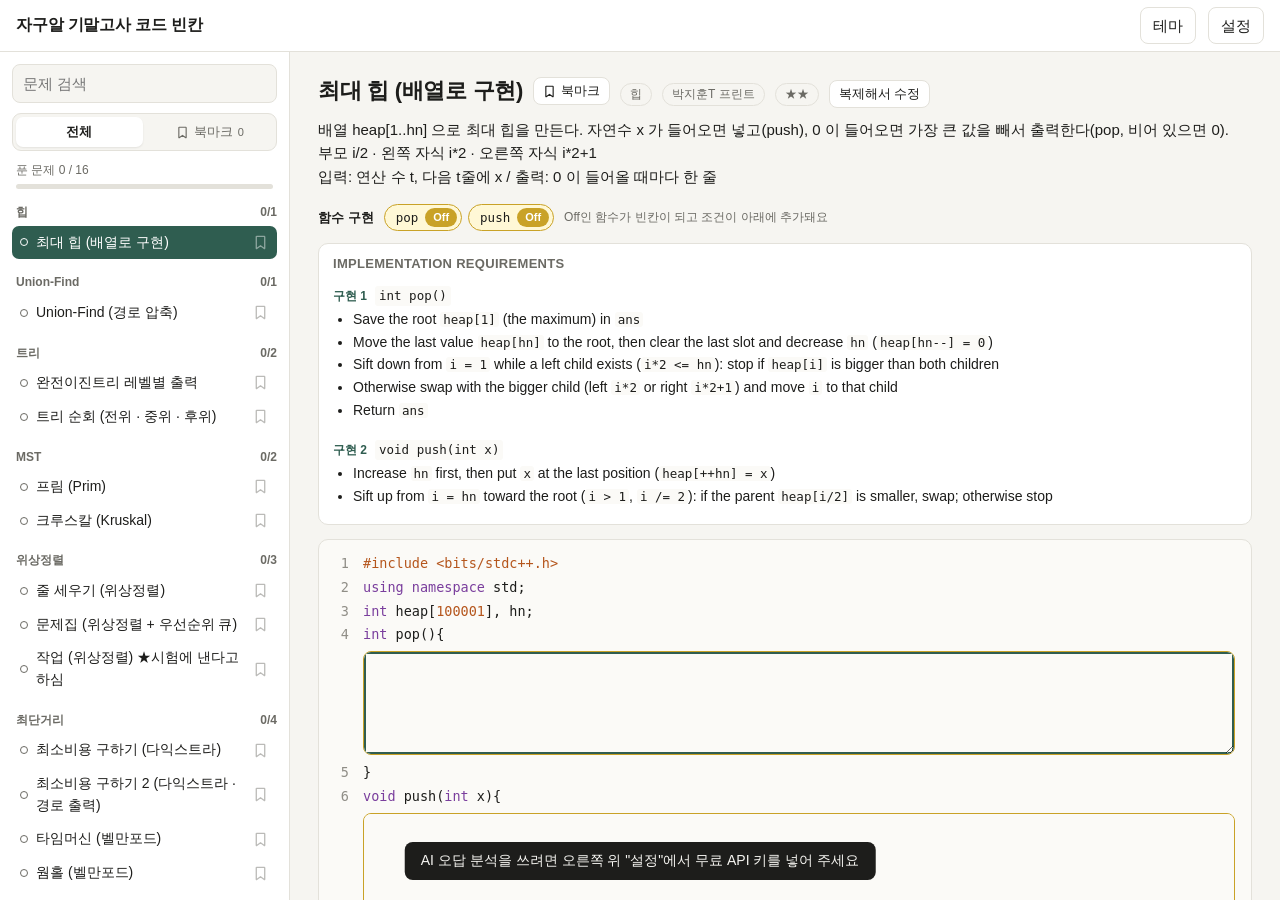
<file: algo.html>
<!doctype html>
<html lang="ko">
<head>
<meta charset="utf-8">
<meta name="viewport" content="width=device-width, initial-scale=1">
<script>
// dshs42.app '공부' 탭 안에 띄울 때(algo.html?embed=1): 사이트 밝기(data-tone)를 따릅니다. 사이트가 테마를 바꾸면 vocabTheme() 을 부릅니다.
// 이 페이지는 중간고사 웹(dshs-algorithm.netlify.app)을 옮겨 온 것이고, 문제(BUILTIN)는 scripts/build-algo.mjs 가 넣습니다.
window.ALGO_EMBED = new URLSearchParams(location.search).has('embed') && window.parent !== window;
window.vocabTheme = function () {
  if (!window.ALGO_EMBED) return;
  try {
    const tone = window.parent.document.documentElement.dataset.tone === 'light' ? 'light' : 'dark';
    document.documentElement.dataset.theme = tone; document.documentElement.style.colorScheme = tone;
    if (window.frameElement) window.frameElement.style.colorScheme = tone;
  } catch (e) {}
};
if (window.ALGO_EMBED) { document.documentElement.classList.add('embed'); window.vocabTheme(); }
</script>
<title>자료구조와 알고리즘 · 코드 빈칸</title>
<style>
:root {
  --bg: #f6f5f1; --panel: #ffffff; --ink: #1d1d1b; --muted: #6b6a64; --line: #e3e1da;
  --code-bg: #fbfaf7; --accent: #2f5d50; --accent-ink: #ffffff; --ok: #1f7a4d; --ok-bg: #e5f3ea;
  --bad: #b3261e; --bad-bg: #fbe9e7; --warn: #8a5a00; --warn-bg: #fdf1d8; --blank: #fff8d6; --blank-line: #c9a227;
  --kw: #7a3e9d; --str: #2e7d32; --num: #b5561d; --com: #8f8d86;
}
@media (prefers-color-scheme: dark) {
  :root:not([data-theme="light"]) {
    --bg: #161615; --panel: #1f1f1d; --ink: #ecebe6; --muted: #a09e96; --line: #33322f;
    --code-bg: #1a1a18; --accent: #7fc3ae; --accent-ink: #10201b; --ok: #6fd39c; --ok-bg: #16301f;
    --bad: #ff8a80; --bad-bg: #3a1d1a; --warn: #f2c46b; --warn-bg: #3a2e14; --blank: #2c2817; --blank-line: #a8892a;
    --kw: #d3a6f0; --str: #9ad49d; --num: #f2a774; --com: #7d7b74;
  }
}
:root[data-theme="dark"] {
  --bg: #161615; --panel: #1f1f1d; --ink: #ecebe6; --muted: #a09e96; --line: #33322f;
  --code-bg: #1a1a18; --accent: #7fc3ae; --accent-ink: #10201b; --ok: #6fd39c; --ok-bg: #16301f;
  --bad: #ff8a80; --bad-bg: #3a1d1a; --warn: #f2c46b; --warn-bg: #3a2e14; --blank: #2c2817; --blank-line: #a8892a;
  --kw: #d3a6f0; --str: #9ad49d; --num: #f2a774; --com: #7d7b74;
}
* { box-sizing: border-box; }
html, body { margin: 0; height: 100%; }
body { background: var(--bg); color: var(--ink); font: 15px/1.55 -apple-system, BlinkMacSystemFont, "Apple SD Gothic Neo", "Pretendard", "Noto Sans KR", "Malgun Gothic", sans-serif; }
button, input, select, textarea { font: inherit; color: inherit; }
.mono, code, pre, .code, .code input { font-family: "JetBrains Mono", "D2Coding", "SF Mono", Menlo, Consolas, monospace; }
header { height: 52px; display: flex; align-items: center; gap: 12px; padding: 0 16px; border-bottom: 1px solid var(--line); background: var(--panel); position: sticky; top: 0; z-index: 5; }
header h1 { font-size: 16px; margin: 0; font-weight: 700; letter-spacing: -0.2px; }
header .sp { flex: 1; }
.btn { border: 1px solid var(--line); background: var(--panel); border-radius: 8px; padding: 6px 12px; cursor: pointer; white-space: nowrap; }
.btn:hover { border-color: var(--muted); }
.btn.primary { background: var(--accent); color: var(--accent-ink); border-color: var(--accent); font-weight: 600; }
.btn.ghost { border-color: transparent; background: transparent; }
.btn:disabled { opacity: .55; cursor: default; }
.btn.small { padding: 3px 9px; font-size: 13px; }
#menuBtn { display: none; }
.layout { display: grid; grid-template-columns: 290px 1fr; height: calc(100% - 52px); }
aside { border-right: 1px solid var(--line); background: var(--panel); overflow-y: auto; padding: 12px; }
aside input[type=search] { width: 100%; padding: 7px 10px; border: 1px solid var(--line); border-radius: 8px; background: var(--bg); }
.seg { display: flex; gap: 4px; margin-top: 10px; background: var(--bg); border: 1px solid var(--line); border-radius: 9px; padding: 3px; }
.seg-b { flex: 1; border: 0; background: transparent; border-radius: 7px; padding: 5px 8px; cursor: pointer; font-size: 13px; color: var(--muted); display: inline-flex; align-items: center; justify-content: center; gap: 5px; }
.seg-b.on { background: var(--panel); color: var(--ink); font-weight: 600; box-shadow: 0 1px 2px rgba(0,0,0,.08); }
.seg-b span { font-size: 11px; color: var(--muted); }
.bm-ic { width: 13px; height: 13px; fill: none; stroke: currentColor; stroke-width: 1.4; flex: none; }
.bm-btn { display: inline-flex; align-items: center; gap: 5px; align-self: center; }
.bm-btn.on { color: var(--warn); border-color: var(--warn); background: var(--warn-bg); }
.bm-btn.on .bm-ic { fill: currentColor; }
.bm-tog { border: 0; background: transparent; padding: 3px; margin: -3px -2px -3px 0; border-radius: 5px; cursor: pointer; color: var(--muted); display: inline-flex; opacity: .45; }
.bm-tog .bm-ic { width: 15px; height: 15px; }
.plist li:hover .bm-tog, .bm-tog:focus-visible { opacity: 1; }
.bm-tog:hover { background: var(--line); }
.bm-tog.on { color: var(--warn); opacity: 1; }
.bm-tog.on .bm-ic { fill: currentColor; }
.plist li.active .bm-tog { color: var(--accent-ink); }
.cust { margin-right: 6px; font-size: 12px; }
.cat { margin-top: 14px; }
.cat h3 { font-size: 12px; color: var(--muted); margin: 0 0 4px 4px; font-weight: 600; display: flex; justify-content: space-between; }
.plist { list-style: none; margin: 0; padding: 0; }
.plist li { display: flex; align-items: center; gap: 8px; padding: 6px 8px; border-radius: 7px; cursor: pointer; font-size: 14px; }
.plist li:hover { background: var(--bg); }
.plist li.active { background: var(--accent); color: var(--accent-ink); }
.dot { width: 8px; height: 8px; border-radius: 50%; border: 1.5px solid var(--muted); flex: none; }
.dot.solved { background: var(--ok); border-color: var(--ok); }
.dot.tried { background: var(--warn); border-color: var(--warn); }
.plist li.active .dot { border-color: var(--accent-ink); }
.lv { white-space: nowrap; display: inline-flex; align-items: center; margin-left: auto; font-size: 11px; color: var(--muted); }
.plist li.active .lv { color: var(--accent-ink); }
.side-actions { display: flex; flex-wrap: wrap; gap: 6px; margin-top: 16px; padding-top: 12px; border-top: 1px solid var(--line); }
.progress { font-size: 12px; color: var(--muted); margin: 10px 4px 0; }
.bar { height: 5px; background: var(--line); border-radius: 3px; overflow: hidden; margin-top: 4px; }
.bar > i { display: block; height: 100%; background: var(--ok); }
main { overflow-y: auto; padding: 22px 28px 60px; }
.wrap { max-width: 960px; margin: 0 auto; }
.ptitle { display: flex; align-items: baseline; gap: 10px; flex-wrap: wrap; }
.ptitle h2 { margin: 0; font-size: 22px; letter-spacing: -0.3px; }
.tag { font-size: 12px; border: 1px solid var(--line); border-radius: 20px; padding: 1px 9px; color: var(--muted); }
.desc { margin: 10px 0 16px; white-space: pre-line; color: var(--ink); }
.code { background: var(--code-bg); border: 1px solid var(--line); border-radius: 10px; padding: 12px 0; overflow-x: auto; font-size: 13.5px; line-height: 1.75; }
.code .ln { display: flex; min-width: max-content; }
.code .no { width: 44px; text-align: right; padding-right: 14px; color: var(--com); user-select: none; flex: none; }
.code .tx { white-space: pre; padding-right: 16px; }
.code input { font-size: 13px; background: var(--blank); border: 1px solid var(--blank-line); border-radius: 4px; padding: 0 4px; height: 21px; min-width: 6ch; color: var(--ink); outline: none; }
.code input:focus { border-color: var(--accent); box-shadow: 0 0 0 2px color-mix(in srgb, var(--accent) 30%, transparent); }
.code input.right { border-color: var(--ok); background: var(--ok-bg); }
.code input.reveal { border-style: dashed; }
.blk { margin: 4px 16px 6px 44px; border: 1px solid var(--blank-line); border-radius: 8px; background: var(--blank); overflow: hidden; }
.fnbar { display: flex; flex-wrap: wrap; gap: 6px; align-items: center; margin: 0 0 12px; }
.fnbar-l { font-size: 13px; font-weight: 700; margin-right: 4px; }
.fnbar-h { font-size: 12px; color: var(--muted); margin-left: 4px; }
.fnchip { display: inline-flex; align-items: center; gap: 7px; border: 1px solid var(--line); background: var(--panel); border-radius: 20px; padding: 3px 4px 3px 11px; cursor: pointer; }
.fnchip code { font-size: 12.5px; background: none; padding: 0; }
.fnchip .sw { font-size: 11px; font-weight: 700; border-radius: 12px; padding: 1px 8px; background: var(--bg); color: var(--muted); }
.fnchip.off { border-color: var(--blank-line); background: var(--blank); }
.fnchip.off .sw { background: var(--blank-line); color: var(--panel); }
.fnchip:hover { border-color: var(--muted); }
.reqs-empty { margin: 0 0 14px; }
.reqs { border: 1px solid var(--line); background: var(--panel); border-radius: 10px; padding: 10px 14px 4px; margin: 0 0 14px; }
.reqs h3 { margin: 0 0 6px; font-size: 13px; letter-spacing: .3px; text-transform: uppercase; color: var(--muted); }
.req { padding: 6px 8px; margin: 0 -8px 6px; border-radius: 8px; cursor: pointer; }
.req:hover { background: var(--bg); }
.req-h { display: flex; gap: 8px; align-items: baseline; flex-wrap: wrap; }
.req-n { font-size: 12px; font-weight: 700; color: var(--accent); }
.req-h code { font-size: 12.5px; background: var(--code-bg); padding: 0 4px; border-radius: 3px; }
.req ul { margin: 3px 0 0; padding-left: 20px; font-size: 14px; }
.req li { margin: 1px 0; }
.req li code { font-size: 12.5px; background: var(--code-bg); padding: 0 3px; border-radius: 3px; }
.blk-head { padding: 3px 12px; font-family: -apple-system, BlinkMacSystemFont, "Apple SD Gothic Neo", "Pretendard", "Noto Sans KR", sans-serif; font-size: 12px; font-weight: 700; color: var(--blank-line); border-bottom: 1px dashed var(--blank-line); }
.blk-guide { padding: 7px 12px 6px; font-family: -apple-system, BlinkMacSystemFont, "Apple SD Gothic Neo", "Pretendard", "Noto Sans KR", sans-serif; font-size: 13.5px; line-height: 1.55; border-bottom: 1px dashed var(--blank-line); }
.blk-guide > b { font-size: 12px; color: var(--blank-line); }
.blk-guide ul { margin: 2px 0 0; padding-left: 18px; }
.blk-guide code { font-size: 12.5px; background: var(--code-bg); padding: 0 3px; border-radius: 3px; }
.blk-code { display: block; width: 100%; border: 0; outline: none; resize: vertical; background: var(--code-bg); color: var(--ink); padding: 8px 12px; font-size: 13.5px; line-height: 1.6; tab-size: 4; white-space: pre; overflow-x: auto; }
.blk-code:focus { box-shadow: inset 0 0 0 2px var(--accent); }
.blk-code.reveal { box-shadow: inset 3px 0 0 var(--blank-line); }
.code .bn { font-size: 10px; color: var(--blank-line); vertical-align: super; margin-right: 1px; user-select: none; }
.tok-kw { color: var(--kw); } .tok-str { color: var(--str); } .tok-num { color: var(--num); } .tok-com { color: var(--com); font-style: italic; } .tok-pp { color: var(--num); }
.actions { display: flex; gap: 8px; margin: 14px 0; flex-wrap: wrap; align-items: center; }
.actions .hintk { font-size: 12px; color: var(--muted); margin-left: auto; }
.result { border: 1px solid var(--line); border-radius: 10px; background: var(--panel); padding: 14px 16px; margin-top: 6px; }
.verdict { display: inline-flex; align-items: center; gap: 8px; font-weight: 700; font-size: 16px; padding: 4px 12px; border-radius: 8px; }
.verdict.ok { background: var(--ok-bg); color: var(--ok); }
.verdict.bad { background: var(--bad-bg); color: var(--bad); }
.verdict.warn { background: var(--warn-bg); color: var(--warn); }
.tests { display: grid; gap: 10px; margin-top: 12px; }
.tcase { border: 1px solid var(--line); border-radius: 8px; padding: 8px 10px; }
.tcase h4 { margin: 0 0 6px; font-size: 13px; display: flex; gap: 8px; align-items: center; }
.tcase .cols { display: grid; grid-template-columns: repeat(3, minmax(0, 1fr)); gap: 8px; }
.tcase .cols div > span { font-size: 11px; color: var(--muted); }
pre.box { margin: 2px 0 0; background: var(--code-bg); border: 1px solid var(--line); border-radius: 6px; padding: 6px 8px; font-size: 12.5px; max-height: 220px; overflow: auto; white-space: pre-wrap; word-break: break-all; }
pre.box .diff { background: var(--bad-bg); color: var(--bad); }
.pill { font-size: 11px; padding: 0 7px; border-radius: 10px; font-weight: 600; }
.pill.ok { background: var(--ok-bg); color: var(--ok); } .pill.bad { background: var(--bad-bg); color: var(--bad); }
.cerrs { display: grid; gap: 8px; margin-top: 10px; }
.cerr { border: 1px solid var(--line); border-left: 3px solid var(--bad); border-radius: 8px; padding: 8px 10px; }
.cerr[data-blk] { cursor: pointer; }
.cerr[data-blk]:hover { background: var(--bg); }
.cerr-w { font-weight: 700; font-size: 13.5px; }
.cerr pre.box { margin: 4px 0; }
.cerr-m { font-size: 12.5px; color: var(--bad); word-break: break-word; }
.cerr-h { font-size: 13.5px; margin-top: 4px; }
.cfull { margin-top: 10px; } .cfull summary { cursor: pointer; font-size: 13px; color: var(--muted); }
.ai { margin-top: 14px; border-top: 1px dashed var(--line); padding-top: 12px; }
.ai-out { margin-top: 10px; }
.ai-msg { padding: 10px 12px; border-radius: 8px; background: var(--bg); margin-bottom: 8px; }
.ai-msg.user { background: transparent; border: 1px solid var(--line); font-size: 14px; }
.ai-msg p { margin: 6px 0; } .ai-msg ul, .ai-msg ol { margin: 6px 0; padding-left: 22px; }
.ai-msg pre { background: var(--code-bg); border: 1px solid var(--line); border-radius: 6px; padding: 8px; overflow-x: auto; font-size: 12.5px; }
.ai-msg code { background: var(--code-bg); padding: 0 3px; border-radius: 3px; font-size: 0.92em; }
.ai-msg h1, .ai-msg h2, .ai-msg h3, .ai-msg h4 { font-size: 15px; margin: 10px 0 4px; }
.ai-ask { display: flex; gap: 6px; margin-top: 6px; }
.ai-ask input { flex: 1; padding: 7px 10px; border: 1px solid var(--line); border-radius: 8px; background: var(--panel); }
.muted { color: var(--muted); font-size: 13px; }
.spin { display: inline-block; width: 14px; height: 14px; border: 2px solid var(--line); border-top-color: var(--accent); border-radius: 50%; animation: sp .8s linear infinite; vertical-align: -2px; }
@keyframes sp { to { transform: rotate(360deg); } }
.empty { text-align: center; color: var(--muted); margin-top: 80px; }
/* modal */
dialog { border: 1px solid var(--line); border-radius: 12px; padding: 0; background: var(--panel); color: var(--ink); width: min(760px, calc(100vw - 24px)); max-height: calc(100vh - 40px); }
dialog::backdrop { background: rgba(0,0,0,.35); }
.dlg-h { display: flex; align-items: center; padding: 14px 18px; border-bottom: 1px solid var(--line); }
.dlg-h h3 { margin: 0; font-size: 16px; flex: 1; }
.dlg-b { padding: 14px 18px; overflow-y: auto; max-height: calc(100vh - 170px); }
.dlg-f { display: flex; gap: 8px; justify-content: flex-end; padding: 12px 18px; border-top: 1px solid var(--line); }
.field { margin-bottom: 12px; }
.field label { display: block; font-size: 13px; font-weight: 600; margin-bottom: 4px; }
.field .help { font-size: 12px; color: var(--muted); margin-top: 3px; }
.field input, .field select, .field textarea { width: 100%; padding: 7px 10px; border: 1px solid var(--line); border-radius: 8px; background: var(--bg); }
.field textarea { resize: vertical; }
.row { display: flex; gap: 10px; } .row > * { flex: 1; }
fieldset { border: 1px solid var(--line); border-radius: 10px; padding: 10px 14px 4px; margin: 0 0 14px; }
legend { font-size: 13px; font-weight: 700; padding: 0 6px; }
.tc-edit { border: 1px solid var(--line); border-radius: 8px; padding: 8px; margin-bottom: 8px; }
.tc-edit .row textarea { font-size: 12.5px; min-height: 70px; }
.toast { position: fixed; bottom: 20px; left: 50%; transform: translateX(-50%); background: var(--ink); color: var(--bg); padding: 8px 16px; border-radius: 8px; font-size: 14px; opacity: 0; transition: opacity .2s; pointer-events: none; z-index: 50; }
.toast.show { opacity: 1; }
@media (max-width: 760px) {
  .blk { margin-left: 8px; margin-right: 8px; }
  #menuBtn { display: inline-block; }
  .layout { grid-template-columns: 1fr; }
  aside { position: fixed; top: 52px; left: 0; bottom: 0; width: 86vw; max-width: 320px; z-index: 4; transform: translateX(-102%); transition: transform .2s; box-shadow: 0 0 30px rgba(0,0,0,.2); }
  aside.open { transform: none; }
  main { padding: 16px 16px 60px; }
  .tcase .cols { grid-template-columns: 1fr; }
  .actions .hintk { display: none; }
}
html.embed #themeBtn { display: none; }
html.embed #nl-badge-frame, html.embed #nl-hud-frame { display: none !important; }
</style>
</head>
<body>
<header>
  <button class="btn ghost" id="menuBtn" aria-label="문제 목록">☰</button>
  <h1>자구알 기말고사 코드 빈칸</h1>
  <span class="sp"></span>
  <button class="btn" id="themeBtn" title="밝게/어둡게">테마</button>
  <button class="btn" id="settingsBtn">설정</button>
</header>
<div class="layout">
  <aside id="side">
    <input type="search" id="search" name="algo-search" placeholder="문제 검색" autocomplete="off" data-lpignore="true" data-1p-ignore>
    <div class="seg" role="tablist" aria-label="목록 보기">
      <button class="seg-b" data-view="all" role="tab">전체</button>
      <button class="seg-b" data-view="bm" role="tab"><svg class="bm-ic" viewBox="0 0 16 16" aria-hidden="true"><path d="M4 1.5h8a.5.5 0 0 1 .5.5v12.2a.3.3 0 0 1-.48.24L8 11.5l-4.02 2.94a.3.3 0 0 1-.48-.24V2a.5.5 0 0 1 .5-.5z"/></svg>북마크 <span id="bmCount">0</span></button>
    </div>
    <div class="progress"><span id="progText"></span><div class="bar"><i id="progBar"></i></div></div>
    <div id="cats"></div>
    <div class="side-actions">
      <button class="btn small" id="newBtn">+ 문제 추가</button>
      <button class="btn small" id="exportBtn">내보내기</button>
      <button class="btn small" id="importBtn">가져오기</button>
      <button class="btn small ghost" id="resetProgBtn">기록 초기화</button>
      <input type="file" id="importFile" accept=".json,application/json" hidden>
    </div>
  </aside>
  <main id="main"><div class="wrap" id="view"></div></main>
</div>

<!-- 설정 -->
<dialog id="settingsDlg">
  <div class="dlg-h"><h3>설정</h3><button class="btn ghost" data-close>✕</button></div>
  <div class="dlg-b">
    <fieldset>
      <legend>컴파일 · 채점</legend>
      <div class="field"><label>컴파일 서버</label>
        <select id="sBackend">
          <option value="godbolt">Compiler Explorer (godbolt.org) — 키 필요 없음</option>
          <option value="wandbox">Wandbox — 키 필요 없음</option>
          <option value="judge0">Judge0 (RapidAPI 무료 키 또는 직접 설치 서버)</option>
        </select>
        <div class="help">한 서버가 막히거나 느리면 다른 서버로 바꿔 보세요. 제출한 코드는 선택한 서버로 전송됩니다.</div></div>
      <div class="row">
        <div class="field"><label>컴파일러 ID</label><input id="sCompiler" autocomplete="off" placeholder="g132"><div class="help" id="sCompilerHelp"></div></div>
        <div class="field"><label>컴파일 옵션</label><input id="sFlags" autocomplete="off" placeholder="-std=c++17 -O2"></div>
      </div>
      <div id="judge0Fields">
        <div class="row">
          <div class="field"><label>Judge0 주소</label><input id="sJ0Url" autocomplete="off" placeholder="https://judge0-ce.p.rapidapi.com"></div>
          <div class="field"><label>RapidAPI 키</label><input id="sJ0Key" type="password" autocomplete="new-password" data-lpignore="true" data-1p-ignore></div>
        </div>
      </div>
      <div class="field"><button class="btn small" id="testCompile">연결 테스트</button> <span class="muted" id="testCompileOut"></span></div>
    </fieldset>
    <fieldset>
      <legend>AI 오답 분석</legend>
      <div class="field"><label>제공자</label>
        <select id="sAiProv">
          <option value="gemini">Google Gemini (AI Studio 무료 키)</option>
          <option value="openai">OpenAI 호환 (Groq, OpenRouter 등)</option>
        </select></div>
      <div class="field" id="aiBaseField"><label>API 주소</label><input id="sAiBase" autocomplete="off" placeholder="https://api.groq.com/openai/v1"><div class="help">예: Groq은 https://api.groq.com/openai/v1, OpenRouter는 https://openrouter.ai/api/v1</div></div>
      <div class="field"><label>API 키</label><input id="sAiKey" type="password" autocomplete="new-password" data-lpignore="true" data-1p-ignore placeholder="키를 붙여넣기">
        <div class="help" id="aiKeyHelp">aistudio.google.com 에서 Get API key로 무료 키를 만들 수 있습니다. 키는 이 브라우저에만 저장되고 AI 서버로만 전송됩니다.</div></div>
      <div class="field"><label>모델</label>
        <div class="row" style="align-items:center"><input id="sAiModel" autocomplete="off" list="modelList" placeholder="gemini-2.5-flash"><button class="btn small" id="loadModels" style="flex:none">모델 불러오기</button></div>
        <datalist id="modelList"></datalist>
        <div class="help" id="modelHelp">비워 두면 자동으로 골라요. 쓰던 모델이 종료되면 사용 가능한 최신 flash 모델로 자동으로 바꿔요.</div></div>
      <div class="field"><button class="btn small" id="testAi">AI 연결 테스트</button> <span class="muted" id="testAiOut"></span></div>
    </fieldset>
  </div>
  <div class="dlg-f"><button class="btn" data-close>닫기</button><button class="btn primary" id="saveSettings">저장</button></div>
</dialog>

<!-- 문제 편집 -->
<dialog id="editDlg">
  <div class="dlg-h"><h3 id="editTitle">문제 추가</h3><button class="btn ghost" data-close>✕</button></div>
  <div class="dlg-b">
    <div class="row">
      <div class="field" style="flex:2"><label>제목</label><input id="eTitle" autocomplete="off"></div>
      <div class="field"><label>분류</label><input id="eCat" autocomplete="off" list="catList"><datalist id="catList"></datalist></div>
      <div class="field" style="flex:.6"><label>난이도</label><select id="eLevel"><option value="1">★</option><option value="2">★★</option><option value="3">★★★</option></select></div>
    </div>
    <div class="field"><label>설명 (입력·출력 형식 포함)</label><textarea id="eDesc" rows="3"></textarea></div>
    <div class="field"><label>정답 코드</label>
      <textarea id="eCode" class="mono" rows="14" spellcheck="false" placeholder="예) dp[i] = @@dp[i - 1] + dp[i - 2]@@;"></textarea>
      <div class="help"><button class="btn small" id="wrapBlock" type="button">선택한 줄을 구현 칸으로</button> <button class="btn small" id="wrapSel" type="button">선택 영역을 한 줄 빈칸으로</button> &nbsp;빈칸 <b id="eBlankCount">0</b>개<br>
        구현 칸: 함수 몸체처럼 여러 줄을 선택하면 <code>@@@begin</code> / 안내 / <code>@@@code</code> / 모범 코드 / <code>@@@end</code> 형태로 바뀝니다. 안내 줄은 문제 위쪽 구현 조건(Implementation requirements)에 표시되니, "무엇을 어떤 도구로 구현할지"만 적고 답은 적지 마세요. 코드는 표준 입력을 읽고 표준 출력에 답을 써야 합니다.</div></div>
    <div class="field"><label>테스트 케이스</label>
      <div id="eTests"></div>
      <button class="btn small" id="addTest" type="button">+ 케이스</button>
      <button class="btn small" id="genOut" type="button">정답 코드로 출력 자동 생성</button> <span class="muted" id="genOutMsg"></span>
    </div>
  </div>
  <div class="dlg-f"><button class="btn ghost" id="deleteProb" style="margin-right:auto;color:var(--bad)">삭제</button><button class="btn" data-close>취소</button><button class="btn primary" id="saveProb">저장</button></div>
</dialog>

<div class="toast" id="toast"></div>

<script>
const BUILTIN = [{"id":"heap-max","cat":"힙","level":2,"src":"박지훈T 프린트","title":"최대 힙 (배열로 구현)","desc":"배열 heap[1..hn] 으로 최대 힙을 만든다. 자연수 x 가 들어오면 넣고(push), 0 이 들어오면 가장 큰 값을 빼서 출력한다(pop, 비어 있으면 0).\n부모 i/2 · 왼쪽 자식 i*2 · 오른쪽 자식 i*2+1\n입력: 연산 수 t, 다음 t줄에 x / 출력: 0 이 들어올 때마다 한 줄","code":"#include <bits/stdc++.h>\nusing namespace std;\nint heap[100001], hn;\nint pop(){\n@@@fn! pop\nSave the root `heap[1]` (the maximum) in `ans`\nMove the last value `heap[hn]` to the root, then clear the last slot and decrease `hn` (`heap[hn--] = 0`)\nSift down from `i = 1` while a left child exists (`i*2 <= hn`): stop if `heap[i]` is bigger than both children\nOtherwise swap with the bigger child (left `i*2` or right `i*2+1`) and move `i` to that child\nReturn `ans`\n@@@code\n    int ans = heap[1];\n    heap[1] = heap[hn];\n    heap[hn--] = 0;\n    for(int i=1;i*2<=hn;){\n        if(heap[i]>heap[i*2] && heap[i]>heap[i*2+1]){\n            break;\n        }else if(heap[i*2]>heap[i*2+1]){\n            swap(heap[i],heap[i*2]);\n            i=i*2;\n        }else{\n            swap(heap[i],heap[i*2+1]);\n            i=i*2+1;\n        }\n    }\n    return ans;\n@@@end\n}\nvoid push(int x){\n@@@fn! push\nIncrease `hn` first, then put `x` at the last position (`heap[++hn] = x`)\nSift up from `i = hn` toward the root (`i > 1`, `i /= 2`): if the parent `heap[i/2]` is smaller, swap; otherwise stop\n@@@code\n    heap[++hn]=x;\n    for(int i=hn;i>1;i/=2){\n        if(heap[i/2]<heap[i]) swap(heap[i/2],heap[i]);\n        else break;\n    }\n@@@end\n}\nint main(){\n    int t;\n    cin >> t;\n    while(t--){\n        int x;\n        cin >> x;\n        if(x == 0){\n            if(hn == 0) cout << 0 << \"\\n\";\n            else cout << pop() << \"\\n\";\n        }else push(x);\n    }\n}\n","tests":[{"in":"13\n0\n1\n2\n0\n0\n3\n2\n1\n0\n0\n0\n0\n0\n","out":"0\n2\n1\n3\n2\n1\n0\n0\n"},{"in":"12\n5\n9\n3\n7\n0\n0\n8\n1\n0\n0\n0\n0\n","out":"9\n7\n8\n5\n3\n1\n"}]},{"id":"union-find","cat":"Union-Find","level":1,"src":"박지훈T 프린트","title":"Union-Find (경로 압축)","desc":"parent[i] 로 집합을 나타낸다. 루트는 parent[x] == x. Find 는 루트를 찾으면서 거쳐 간 노드를 루트에 바로 붙이고(경로 압축), Union 은 y 쪽 루트를 x 쪽 루트 밑에 붙인다.\nmain 은 프린트 그대로: Union(1,2) · Union(4,5) · Union(5,6) 뒤 parent 를 출력하고, Union(1,4) 전후로 2와 4가 같은 집합인지 출력한다.\n입력 없음","code":"#include <bits/stdc++.h>\nusing namespace std;\nint parent[8];\nint Find(int x){\n@@@fn! Find\nIf `x` is its own parent, it is the root: return `x`\nOtherwise find the root of `parent[x]` recursively, store it in `parent[x]` (path compression) and return it — all in one line\n@@@code\n    if(x==parent[x]) return x;\n    else return parent[x]=Find(parent[x]);\n@@@end\n}\nvoid Union(int x,int y){\n@@@fn! Union\nReplace `x` and `y` with their roots\nIf the roots are the same they are already in one set: return\nOtherwise attach the root of `y` under the root of `x`\n@@@code\n    x=Find(x);\n    y=Find(y);\n    if(x==y) return;\n    parent[y]=x;\n@@@end\n}\nbool isUnion(int x,int y){\n@@@fn isUnion\nReturn whether `x` and `y` have the same root\n@@@code\n    x=Find(x);\n    y=Find(y);\n    return x==y;\n@@@end\n}\nint main(){\n    for(int i=1;i<=7;i++) parent[i]=i;\n    Union(1,2);\n    Union(4,5);\n    Union(5,6);\n    for(int i=1;i<=7;i++){\n        cout << parent[i] << \"\\n\";\n    }\n    cout << \"2와 4는 같은 집합인가? \" << isUnion(2,4) << \"\\n\";\n    Union(1,4);\n    cout << \"2와 4는 같은 집합인가? \" << isUnion(2,4) << \"\\n\";\n}\n","tests":[{"in":"","out":"1\n1\n3\n4\n4\n4\n7\n2와 4는 같은 집합인가? 0\n2와 4는 같은 집합인가? 1\n"}]},{"id":"tree-level","cat":"트리","level":1,"src":"박지훈T 프린트","title":"완전이진트리 레벨별 출력","desc":"완전이진트리를 배열 T[1..n] 에 넣었을 때 같은 깊이(레벨)의 노드를 한 줄씩 출력한다. 레벨 k 의 첫 번호는 1, 2, 4, 8 … 이고 그 레벨의 마지막 번호는 2*k-1.\n입력: n, 다음 줄에 n개의 수 / 출력: 레벨마다 한 줄 (수 뒤에 공백)","code":"#include <cstdio>\nint n, T[1<<10];\n\nint main( )\n{\n  scanf(\"%d\", &n);\n  for(int i=1; i<=n; i++)\n      scanf(\"%d\", &T[i]);\n\n@@@begin\nLoop over the first index of each level: `k = 1, 2, 4, 8, ...` while `k <= n`\nFor each level print `T[i]` for `i = k ... 2*k-1` (but not past `n`) with `printf(\"%d \", T[i])`, then a newline\n@@@code\n  for(int k=1; k<=n; k*=2){\n      for(int i=k; i<=n&&i<=2*k-1; i++)\n          printf(\"%d \", T[i]);\n      printf(\"\\n\");\n  }\n@@@end\n}\n","tests":[{"in":"7\n1 2 3 4 5 6 7\n","out":"1 \n2 3 \n4 5 6 7 \n"},{"in":"10\n9 4 7 1 3 6 2 8 5 10\n","out":"9 \n4 7 \n1 3 6 2 \n8 5 10 \n"}]},{"id":"tree-order","cat":"트리","level":2,"src":"박지훈T 프린트","title":"트리 순회 (전위 · 중위 · 후위)","desc":"노드 A, B, C … 를 0, 1, 2 … 로 바꿔 a[x][0] = 왼쪽 자식, a[x][1] = 오른쪽 자식(없으면 -1)에 저장하고, A 에서 시작해 전위 · 중위 · 후위 순회 결과를 출력한다.\n전위 Root-L-R · 중위 L-Root-R · 후위 L-R-Root\n입력: n, 다음 n줄에 노드 왼쪽 오른쪽 (없으면 .) / 출력: 세 줄","code":"#include <iostream>\nusing namespace std;\nint a[50][2];\nvoid preorder(int x) {\n@@@fn! preorder\nIf `x == -1` (no node) return\nPrint the node as a letter `(char)(x+'A')`, then visit the left child `a[x][0]` and the right child `a[x][1]`\n@@@code\n    if (x == -1) return;\n    cout << (char)(x+'A');\n    preorder(a[x][0]);\n    preorder(a[x][1]);\n@@@end\n}\nvoid inorder(int x) {\n@@@fn! inorder\nIf `x == -1` return\nVisit the left child, print the node, then visit the right child\n@@@code\n    if (x == -1) return;\n    inorder(a[x][0]);\n    cout << (char)(x+'A');\n    inorder(a[x][1]);\n@@@end\n}\nvoid postorder(int x) {\n@@@fn! postorder\nIf `x == -1` return\nVisit the left child, visit the right child, then print the node\n@@@code\n    if (x == -1) return;\n    postorder(a[x][0]);\n    postorder(a[x][1]);\n    cout << (char)(x+'A');\n@@@end\n}\nint main() {\n    int n;\n    cin >> n;\n    for (int i=1; i<=n; i++) {\n        char x, y, z;\n        cin >> x >> y >> z;\n@@@begin\nTurn the letter `x` into a number (`x = x-'A'`)\nStore the left child `y` in `a[x][0]` and the right child `z` in `a[x][1]` as numbers; if the child is `'.'` store `-1`\n@@@code\n        x = x-'A';\n        if (y == '.') {\n            a[x][0] = -1;\n        } else {\n            a[x][0] = y-'A';\n        }\n        if (z == '.') {\n            a[x][1] = -1;\n        } else {\n            a[x][1] = z-'A';\n        }\n@@@end\n    }\n    preorder(0);\n    cout << '\\n';\n    inorder(0);\n    cout << '\\n';\n    postorder(0);\n    cout << '\\n';\n    return 0;\n}\n","tests":[{"in":"7\nA B C\nB D .\nC E F\nE . .\nF . G\nD . .\nG . .\n","out":"ABDCEFG\nDBAECFG\nDBEGFCA\n"},{"in":"8\nA B E\nB C .\nC . D\nD . .\nE F G\nF . .\nG H .\nH . .\n","out":"ABCDEFGH\nCDBAFEHG\nDCBFHGEA\n"}]},{"id":"mst-prim","cat":"MST","level":2,"src":"박지훈T 프린트","title":"프림 (Prim)","desc":"1번 정점에서 시작해, 트리와 맞닿은 간선 중 가장 가벼운 것으로 아직 트리에 없는 정점을 하나씩 붙인다. priority_queue 는 큰 값이 먼저 나오므로 가중치에 - 를 붙여 넣는다 (pair 의 first = -가중치, second = 정점).\n입력: 정점 수 n, 간선 수 m, 다음 m줄에 a b c (무방향) / 출력: 최소 신장 트리의 가중치 합","code":"#include<iostream>\n#include<vector>\n#include<queue>\nusing namespace std;\n// 최대 정점의 수\n#define MAX 10001\n// 그래프 방문표시 배열\nbool check[MAX] = {false,};\n// 그래프의 인접 리스트(연결된 정점 번호, 간선 가중치)쌍\nvector<pair<int,int>> mArr[MAX];\n\nvoid prim(){\n    check[1] = true; //1번부터 시작\n\n    // 우선순위 큐\n    priority_queue<pair<int,int>> q;\n@@@begin\nPush every edge of vertex 1 into `q` as `make_pair(-weight, vertex)` (`mArr[1]` holds `(vertex, weight)` pairs)\n@@@code\n    for(auto p: mArr[1]){\n        q.push(make_pair(-p.second, p.first));\n    }\n@@@end\n    //MST 최소의 합 저장 변수\n    int answer = 0;\n\n@@@begin\nWhile `q` is not empty, take out the lightest edge (`top`, then `pop`)\nIf its end vertex `p.second` is not visited yet: mark it, add the weight `-p.first` to `answer`, and push all edges of that vertex the same way\n@@@code\n    while(!q.empty()){\n        pair<int,int> p = q.top();\n        q.pop();\n        //끝점이 방문된 점이 있지 않은 경우\n        if(!check[p.second]){\n            //방문표시\n            check[p.second] = true;\n            //최소값의 합 덧셈\n            answer+= -p.first;\n\n            int x = p.second;\n            for(pair<int,int> p : mArr[x]){\n                q.push(make_pair(-p.second, p.first));\n            }\n        }\n    }\n@@@end\n    cout<<answer<<'\\n';\n}\n\nint main(){\n    int n=0, m=0;\n    cin>>n>>m;\n    for(int i=1; i<=m; i++){\n        int a=0, b=0, c=0;\n        cin>>a>>b>>c;\n        mArr[a].push_back(make_pair(b,c));\n        mArr[b].push_back(make_pair(a,c));\n    }\n    prim();\n    return 0;\n}\n","tests":[{"in":"6\n9\n1 2 5\n1 3 4\n2 3 2\n2 4 7\n3 4 6\n3 5 11\n4 5 3\n4 6 8\n5 6 8\n","out":"23\n"},{"in":"7 11\n1 2 3\n1 4 6\n1 3 17\n2 4 5\n2 7 12\n3 5 10\n3 6 8\n4 5 9\n5 6 4\n5 7 2\n6 7 14\n","out":"31\n"}]},{"id":"mst-kruskal","cat":"MST","level":3,"src":"박지훈T 프린트","title":"크루스칼 (Kruskal)","desc":"간선을 가중치 오름차순으로 정렬하고, 가벼운 간선부터 두 끝점이 다른 집합(사이클이 안 생김)이면 채택한다. 사이클 검사는 Union-Find (경로 압축 + 랭크 기준 합치기). V-1 개를 채택하면 끝.\n입력: V E, 다음 E줄에 u v w / 출력: 최소 신장 트리의 가중치 합","code":"#include <iostream>\n#include <vector>\n#include <algorithm>\n#include <numeric>\nusing namespace std;\n\nstruct Edge {\n    int u, v;\n    long long w;\n    bool operator<(const Edge& other) const { return w < other.w; }\n};\n\n// ---------------- 유니온 파인드 ----------------\nstruct UnionFind {\n    vector<int> parent; // parent[x]: x의 부모. 루트는 자기 자신\n    vector<int> rnk;    // 트리 높이의 상한(랭크)\n\n    explicit UnionFind(int n) : parent(n + 1), rnk(n + 1, 0) {\n        iota(parent.begin(), parent.end(), 0); // parent[i] = i\n    }\n\n    // 경로 압축: 루트를 찾으면서 거쳐 간 노드를 모두 루트에 직접 연결\n    int find(int x) {\n@@@fn! find\nIf `parent[x]` is not `x`, set `parent[x]` to the root found recursively (path compression)\nReturn `parent[x]`\n@@@code\n        if (parent[x] != x) parent[x] = find(parent[x]);\n        return parent[x];\n@@@end\n    }\n\n    // 랭크 기준 합치기. 이미 같은 집합이면 false(사이클), 합쳤으면 true\n    bool unite(int a, int b) {\n@@@fn! unite\nReplace `a`, `b` with their roots; if they are equal return `false` (cycle)\nMake `a` the root with the larger rank (swap if `rnk[a] < rnk[b]`), then attach `b` under `a`\nIf the ranks were equal, increase `rnk[a]`; return `true`\n@@@code\n        a = find(a);\n        b = find(b);\n        if (a == b) return false;\n        if (rnk[a] < rnk[b]) swap(a, b);\n        parent[b] = a;\n        if (rnk[a] == rnk[b]) rnk[a]++;\n        return true;\n@@@end\n    }\n};\n\nint main() {\n    ios::sync_with_stdio(false);\n    cin.tie(nullptr);\n\n    int V, E;\n    cin >> V >> E;\n\n    vector<Edge> edges(E);\n    for (auto& e : edges) cin >> e.u >> e.v >> e.w;\n\n@@@begin\n1) Sort `edges` by weight (ascending)\n2) Make `UnionFind uf(V)`; go through the edges from the lightest and take an edge if `uf.unite(e.u, e.v)` succeeds, adding `e.w` to `total` (`long long`)\n3) Count the taken edges in `picked` and stop when `picked == V - 1`\n@@@code\n    // 1) 가중치 오름차순 정렬\n    sort(edges.begin(), edges.end());\n\n    // 2) 가벼운 간선부터 보면서, 다른 집합이면 채택\n    UnionFind uf(V);\n    long long total = 0;\n    int picked = 0;\n    for (const Edge& e : edges) {\n        if (uf.unite(e.u, e.v)) {\n            total += e.w;\n            if (++picked == V - 1) break; // 3) V-1개 채택하면 완성\n        }\n    }\n@@@end\n\n    cout << total << \"\\n\";\n    return 0;\n}\n","tests":[{"in":"6 9\n1 2 5\n1 3 4\n2 3 2\n2 4 7\n3 4 6\n3 5 11\n4 5 3\n4 6 8\n5 6 8\n","out":"23\n"},{"in":"7 11\n1 2 3\n1 4 6\n1 3 17\n2 4 5\n2 7 12\n3 5 10\n3 6 8\n4 5 9\n5 6 4\n5 7 2\n6 7 14\n","out":"31\n"}]},{"id":"topo-line","cat":"위상정렬","level":2,"src":"박지훈T 프린트","title":"줄 세우기 (위상정렬)","desc":"x 가 y 앞에 서야 한다는 비교 m개로 학생 n명을 줄 세운다. ind[y] = y 앞에 와야 하는 사람 수(진입 차수). 진입 차수가 0인 사람을 큐에 넣고, 꺼낼 때마다 출력하고 그 뒤 사람들의 진입 차수를 줄인다.\n입력: n m, 다음 m줄에 x y / 출력: 줄 선 순서 (수 뒤에 공백)","code":"#include <cstdio>\n#include <vector>\n#include <queue>\nusing namespace std;\nvector<int> a[32001];\nint ind[32001];\nint main() {\n    int n,m;\n    scanf(\"%d %d\",&n,&m);\n    for (int i=0; i<m; i++) {\n        int x,y;\n        scanf(\"%d %d\",&x,&y);\n@@@begin\nStore the edge `x → y` in the adjacency list and increase the in-degree of `y`\n@@@code\n        a[x].push_back(y);\n        ind[y] += 1;\n@@@end\n    }\n    queue<int> q;\n@@@begin\nPush every vertex `1..n` whose in-degree is 0 into `q`\nRepeat `n` times: take `x` from the front, print it (`printf(\"%d \",x)`), decrease the in-degree of every `y` in `a[x]` and push `y` when it becomes 0\n@@@code\n    for (int i=1; i<=n; i++) {\n        if (ind[i] == 0) {\n            q.push(i);\n        }\n    }\n    for (int k=0; k<n; k++) {\n        int x = q.front();\n        q.pop();\n        printf(\"%d \",x);\n        for (int i=0; i<a[x].size(); i++) {\n            int y = a[x][i];\n            ind[y] -= 1;\n            if (ind[y] == 0) {\n                q.push(y);\n            }\n        }\n    }\n@@@end\n    printf(\"\\n\");\n    return 0;\n}\n","tests":[{"in":"3 2\n1 3\n2 3\n","out":"1 2 3 \n"},{"in":"4 2\n4 2\n3 1\n","out":"3 4 1 2 \n"},{"in":"6 6\n1 2\n1 3\n2 4\n3 4\n4 5\n6 5\n","out":"1 6 2 3 4 5 \n"}]},{"id":"topo-pq","cat":"위상정렬","level":2,"src":"박지훈T 프린트","title":"문제집 (위상정렬 + 우선순위 큐)","desc":"줄 세우기와 같지만, 풀 수 있는 문제가 여러 개면 번호가 작은 것부터 푼다. priority_queue 는 큰 값이 먼저 나오므로 -번호를 넣는다.\n입력: n m, 다음 m줄에 x y (x 를 y 보다 먼저) / 출력: 푸는 순서 (수 뒤에 공백)","code":"#include <cstdio>\n#include <vector>\n#include <queue>\nusing namespace std;\nvector<int> a[32001];\nint ind[32001];\nint main() {\n    int n,m;\n    scanf(\"%d %d\",&n,&m);\n    for (int i=0; i<m; i++) {\n        int x,y;\n        scanf(\"%d %d\",&x,&y);\n        a[x].push_back(y);\n        ind[y] += 1;\n    }\n@@@begin\nUse `priority_queue<int> q`, and push `-i` (not `i`) so that the smallest number comes out first\nPush every vertex with in-degree 0; then repeat `n` times: take `x = -q.top()`, pop, print it, and decrease the in-degree of each next vertex `y`, pushing `-y` when it becomes 0\n@@@code\n    priority_queue<int> q;\n    for (int i=1; i<=n; i++) {\n        if (ind[i] == 0) {\n            q.push(-i);\n        }\n    }\n    for (int k=0; k<n; k++) {\n        int x = -q.top();\n        q.pop();\n        printf(\"%d \",x);\n        for (int i=0; i<a[x].size(); i++) {\n            int y = a[x][i];\n            ind[y] -= 1;\n            if (ind[y] == 0) {\n                q.push(-y);\n            }\n        }\n    }\n@@@end\n    printf(\"\\n\");\n    return 0;\n}\n","tests":[{"in":"4 2\n4 2\n3 1\n","out":"3 1 4 2 \n"},{"in":"6 5\n6 1\n5 1\n4 2\n3 2\n2 1\n","out":"3 4 2 5 6 1 \n"}]},{"id":"topo-work","cat":"위상정렬","level":3,"src":"박지훈T 프린트","title":"작업 (위상정렬) ★시험에 낸다고 하심","desc":"작업 i 는 work[i] 시간이 걸리고, 먼저 끝나야 하는 작업들이 있다. 동시에 여러 작업을 할 수 있을 때 모든 작업을 끝내는 최소 시간을 구한다. d[i] = 작업 i 가 끝나는 가장 이른 시각 = (앞선 작업들의 d 중 최댓값) + work[i].\n입력: n, 다음 n줄에 시간 · 앞선 작업 수 cnt · 앞선 작업 번호 cnt개 / 출력: 최소 시간","code":"#include <cstdio>\n#include <vector>\n#include <queue>\nusing namespace std;\nvector<int> a[10001];\nint ind[10001];\nint work[10001];\nint d[10001];\nint main() {\n    int n;\n    scanf(\"%d\",&n);\n    for (int i=1; i<=n; i++) {\n        scanf(\"%d\",&work[i]);\n        int cnt;\n        scanf(\"%d\",&cnt);\n@@@begin\nRead the `cnt` earlier tasks `x`; for each one store the edge `x → i` and increase the in-degree of `i`\n@@@code\n        for (int j=0; j<cnt; j++) {\n            int x;\n            scanf(\"%d\",&x);\n            a[x].push_back(i);\n            ind[i] += 1;\n        }\n@@@end\n    }\n    queue<int> q;\n@@@begin\nPush every task with in-degree 0 and set its finish time `d[i] = work[i]`\nRepeat `n` times: take `x`; for each next task `y` decrease its in-degree, update `d[y]` to `d[x]+work[y]` if that is larger, and push `y` when its in-degree becomes 0\n@@@code\n    for (int i=1; i<=n; i++) {\n        if (ind[i] == 0) {\n            q.push(i);\n            d[i] = work[i];\n        }\n    }\n    for (int k=0; k<n; k++) {\n        int x = q.front();\n        q.pop();\n        for (int i=0; i<a[x].size(); i++) {\n            int y = a[x][i];\n            ind[y] -= 1;\n            if (d[y] < d[x]+work[y]) {\n                d[y] = d[x]+work[y];\n            }\n            if (ind[y] == 0) {\n                q.push(y);\n            }\n        }\n    }\n@@@end\n@@@begin\nThe answer is the largest `d[i]`; print it with `printf(\"%d\\n\",ans)`\n@@@code\n    int ans = 0;\n    for (int i=1; i<=n; i++) {\n        if (ans < d[i]) {\n            ans = d[i];\n        }\n    }\n    printf(\"%d\\n\",ans);\n@@@end\n    return 0;\n}\n","tests":[{"in":"7\n5 0\n1 1 1\n3 1 2\n6 1 1\n1 2 2 4\n8 2 2 4\n4 3 3 5 6\n","out":"23\n"},{"in":"5\n3 0\n2 0\n4 1 1\n1 2 1 2\n5 2 3 4\n","out":"12\n"}]},{"id":"sp-dijkstra","cat":"최단거리","level":2,"src":"박지훈T 프린트","title":"최소비용 구하기 (다익스트라)","desc":"버스(방향 간선)로 start 에서 end 까지 가는 최소 비용. 아직 확정되지 않은 정점 중 dist 가 가장 작은 x 를 골라 확정하고(check), x 에서 나가는 간선으로 dist 를 줄인다. 이것을 n-1 번 한다 (O(n^2)).\n입력: n, m, 다음 m줄에 x y z, 마지막 줄에 start end / 출력: 최소 비용","code":"#include <cstdio>\n#include <vector>\nusing namespace std;\nstruct Edge {\n    int to;\n    int cost;\n    Edge(int to, int cost) : to(to), cost(cost) {\n    }\n};\nvector<Edge> a[1001];\nint dist[1001];\nbool check[1001];\nint inf = 1000000000;\nint main() {\n    int n;\n    scanf(\"%d\",&n);\n    int m;\n    scanf(\"%d\",&m);\n    for (int i=0; i<m; i++) {\n        int x,y,z;\n        scanf(\"%d %d %d\",&x,&y,&z);\n        a[x].push_back(Edge(y,z));\n    }\n    int start, end;\n    scanf(\"%d %d\",&start,&end);\n@@@begin\nSet every `dist[i]` to `inf` and `dist[start]` to 0\n@@@code\n    for (int i=1; i<=n; i++) {\n        dist[i] = inf; //거리 inf로 초기화\n    }\n    dist[start] = 0; //시작점의 거리 0으로 초기화\n@@@end\n@@@begin\nRepeat `n-1` times:\nFind the unchecked vertex `x` with the smallest `dist` (start with `m = inf+1`, `x = -1`) and mark it checked\nFor every edge `x → y` with cost `a[x][i].cost`, lower `dist[y]` if going through `x` is cheaper\n@@@code\n    for (int k=0; k<n-1; k++) {\n        int m = inf+1;\n        int x = -1;\n        for (int i=1; i<=n; i++) { //최소값 찾는 과정\n            if (check[i] == false && m > dist[i]) {\n                m = dist[i];\n                x = i;\n            }\n        }\n        check[x] = true;\n        //x와 연결되어 있는 모든 간선을 갱신\n        for (int i=0; i<a[x].size(); i++) {\n            int y = a[x][i].to;\n            if (dist[y] > dist[x] + a[x][i].cost) {\n                dist[y] = dist[x] + a[x][i].cost;\n            }\n        }\n    }\n@@@end\n    printf(\"%d\\n\",dist[end]);\n    return 0;\n}\n","tests":[{"in":"5\n8\n1 2 2\n1 3 3\n1 4 1\n1 5 10\n2 4 2\n3 4 1\n3 5 1\n4 5 3\n1 5\n","out":"4\n"},{"in":"4\n5\n1 2 7\n1 3 2\n3 2 3\n2 4 1\n3 4 9\n1 4\n","out":"6\n"}]},{"id":"sp-dijkstra-path","cat":"최단거리","level":3,"src":"박지훈T 프린트","title":"최소비용 구하기 2 (다익스트라 · 경로 출력)","desc":"다익스트라에 from[y] = (y 로 오기 직전 정점)을 더해 경로를 복원한다. end 에서 from 을 따라 start 까지 거슬러 올라가며 stack 에 쌓았다가 꺼내면 start → end 순서가 된다.\n입력: 최소비용 구하기와 같음 / 출력: 최소 비용, 경로의 정점 수, 경로 (수 뒤에 공백)","code":"#include <cstdio>\n#include <stack>\n#include <vector>\nusing namespace std;\nstruct Edge {\n    int to;\n    int cost;\n    Edge(int to, int cost) : to(to), cost(cost) {\n    }\n};\nvector<Edge> a[1001];\nint dist[1001];\nbool check[1001];\nint from[1001];\nint inf = 1000000000;\nint main() {\n    int n;\n    scanf(\"%d\",&n);\n    int m;\n    scanf(\"%d\",&m);\n    for (int i=0; i<m; i++) {\n        int x,y,z;\n        scanf(\"%d %d %d\",&x,&y,&z);\n        a[x].push_back(Edge(y,z));\n    }\n    int start, end;\n    scanf(\"%d %d\",&start,&end);\n    for (int i=1; i<=n; i++) {\n        dist[i] = inf;\n    }\n    dist[start] = 0;\n    from[start] = -1;\n    for (int k=0; k<n-1; k++) {\n        int m = inf+1;\n        int x = -1;\n        for (int i=1; i<=n; i++) {\n            if (check[i] == false && m > dist[i]) {\n                m = dist[i];\n                x = i;\n            }\n        }\n        check[x] = true;\n        for (int i=0; i<a[x].size(); i++) {\n            int y = a[x][i].to;\n@@@begin\nIf going through `x` is cheaper, lower `dist[y]` and remember that `y` was reached from `x` (`from[y] = x`)\n@@@code\n            if (dist[y] > dist[x] + a[x][i].cost) {\n                dist[y] = dist[x] + a[x][i].cost;\n                from[y] = x;\n            }\n@@@end\n        }\n    }\n    printf(\"%d\\n\",dist[end]);\n@@@begin\nWalk back from `end` following `from` until `-1`, pushing each vertex into `stack<int> st`\nPrint the number of vertices (`st.size()`) on one line, then pop and print them with `printf(\"%d \", ...)`, then a newline\n@@@code\n    stack<int> st;\n    int x = end;\n    while (x != -1) {\n        st.push(x);\n        x = from[x];\n    }\n    printf(\"%d\\n\",st.size());\n    while (!st.empty()) {\n        printf(\"%d \",st.top());\n        st.pop();\n    }\n    printf(\"\\n\");\n@@@end\n    return 0;\n}\n","tests":[{"in":"5\n8\n1 2 2\n1 3 3\n1 4 1\n1 5 10\n2 4 2\n3 4 1\n3 5 1\n4 5 3\n1 5\n","out":"4\n3\n1 4 5 \n"},{"in":"4\n5\n1 2 7\n1 3 2\n3 2 3\n2 4 1\n3 4 9\n1 4\n","out":"6\n4\n1 3 2 4 \n"}]},{"id":"sp-timemachine","cat":"최단거리","level":3,"src":"박지훈T 프린트","title":"타임머신 (벨만포드)","desc":"음수 간선이 있을 때 1번에서 다른 정점까지의 최단 거리. 모든 간선으로 dist 를 줄이는 것을 n 번 반복하는데, n 번째에도 줄어들면 음수 사이클이 있다는 뜻이다. dist[x] == inf 인(아직 못 간) 정점에서 나가는 간선은 쓰지 않는다.\n입력: n m, 다음 m줄에 from to cost / 출력: 음수 사이클이면 -1, 아니면 2..n 번까지 거리 (못 가면 -1)","code":"#include <cstdio>\n#include <vector>\nusing namespace std;\nstruct Edge {\n    int from;\n    int to;\n    int cost;\n};\nint dist[501];\nint inf = 100000000;\nint main() {\n    int t;\n    int n,m;\n    scanf(\"%d %d\",&n,&m);\n    vector<Edge> a(m);\n    for (int i=0; i<m; i++) {\n        scanf(\"%d %d %d\",&a[i].from, &a[i].to, &a[i].cost);\n    }\n    for (int i=1; i<=n; i++) {\n        dist[i] = inf;\n    }\n    dist[1] = 0;\n    bool negative_cycle = false;\n@@@begin\nRepeat `i = 1..n`; in each round go through every edge `x → y` with cost `z`\nIf `dist[x] != inf` and `dist[y] > dist[x]+z`, update `dist[y]`; if this happens in round `n`, set `negative_cycle = true`\n@@@code\n    for (int i=1; i<=n; i++) {\n        for (int j=0; j<m; j++) {\n            int x = a[j].from;\n            int y = a[j].to;\n            int z = a[j].cost;\n            if (dist[x] != inf && dist[y] > dist[x]+z) {\n                dist[y] = dist[x]+z;\n                if (i == n) {\n                    negative_cycle = true;\n                }\n            }\n        }\n    }\n@@@end\n@@@begin\nIf there is a negative cycle print `-1`\nOtherwise print `dist[2..n]` one per line, printing `-1` for an unreachable vertex (`dist == inf`)\n@@@code\n    if (negative_cycle) {\n        printf(\"-1\\n\");\n    } else {\n        for (int i=2; i<=n; i++) {\n            if (dist[i] == inf) dist[i] = -1;\n            printf(\"%d\\n\",dist[i]);\n        }\n    }\n@@@end\n    return 0;\n}\n","tests":[{"in":"3 4\n1 2 4\n1 3 3\n2 3 -1\n3 1 -2\n","out":"4\n3\n"},{"in":"3 4\n1 2 4\n1 3 3\n2 3 -4\n3 1 -2\n","out":"-1\n"},{"in":"3 2\n1 2 4\n1 2 3\n","out":"3\n-1\n"}]},{"id":"sp-wormhole","cat":"최단거리","level":3,"src":"박지훈T 프린트","title":"웜홀 (벨만포드)","desc":"도로(양방향, 양수)와 웜홀(한 방향, 시간이 거꾸로 = 음수 가중치)이 있을 때, 출발한 곳으로 돌아와 시간이 줄어드는 경우(음수 사이클)가 있는지 판단한다. 도로는 반대 방향 간선을 하나 더 만들고, 웜홀은 비용에 -1 을 곱한다.\n입력: 테스트 수 t, 각 테스트마다 n m w, m줄 도로 s e t, w줄 웜홀 s e t / 출력: 테스트마다 YES 또는 NO","code":"#include <cstdio>\n#include <vector>\nusing namespace std;\nstruct Edge {\n    int from;\n    int to;\n    int cost;\n};\nint d[501];\nint inf = 100000000;\nint main() {\n    int t;\n    scanf(\"%d\",&t);\n    while (t--) {\n        int n,m,w;\n        scanf(\"%d %d %d\",&n,&m,&w);\n        vector<Edge> a(2*m+w);\n@@@begin\nRead the `m` roads into `a[0..m-1]`, and make the reverse road in `a[i+m]` (copy, then swap `from` and `to`)\nRead the `w` wormholes into `a[2*m .. 2*m+w-1]` and multiply their cost by `-1`\n@@@code\n        for (int i=0; i<m; i++) {\n            scanf(\"%d %d %d\",&a[i].from, &a[i].to, &a[i].cost);\n            a[i+m] = a[i];\n            swap(a[i+m].from,a[i+m].to);   // 도로는 양방향\n        }\n        for (int i=2*m; i<2*m+w; i++) {\n            scanf(\"%d %d %d\",&a[i].from, &a[i].to, &a[i].cost);\n            a[i].cost *= -1;               // 웜홀은 음수 가중치\n        }\n@@@end\n        for (int i=1; i<=n; i++) {\n            d[i] = inf;\n        }\n        d[1] = 0;\n        m = 2*m + w;\n        bool ok = false;\n@@@begin\nRun Bellman-Ford for `n` rounds over all `m` edges (now `m = 2*m + w`), skipping edges whose start has `d == inf`\nIf an update happens in round `n`, set `ok = true` (negative cycle)\n@@@code\n        for (int i=1; i<=n; i++) {\n            for (int j=0; j<m; j++) {\n                int x = a[j].from;\n                int y = a[j].to;\n                int z = a[j].cost;\n                if (d[x] != inf && d[y] > d[x]+z) {\n                    d[y] = d[x]+z;\n                    if (i == n) ok = true;\n                }\n            }\n        }\n@@@end\n        if (ok) {\n            printf(\"YES\\n\");\n        } else {\n            printf(\"NO\\n\");\n        }\n    }\n    return 0;\n}\n","tests":[{"in":"2\n3 3 1\n1 2 2\n1 3 4\n2 3 1\n3 1 3\n3 2 1\n1 2 3\n2 3 4\n3 1 8\n","out":"NO\nYES\n"},{"in":"1\n4 3 1\n1 2 5\n2 3 5\n3 4 5\n4 1 20\n","out":"YES\n"}]},{"id":"mushikuizan","cat":"충식산","level":3,"src":"이가연T 코드","title":"충식산 (벌레 먹은 곱셈)","desc":"곱셈 필산에서 몇 칸이 지워져(*) 있을 때 가능한 피승수 × 승수를 모두 찾는다. 피승수는 모든 경우를 넣어 보고(rec_plicand), 승수는 한 자리 넣을 때마다 부분곱이 맞는지 확인해 안 맞으면 바로 버린다(rec_plier). 수는 오른쪽 자리부터 vec 에 들어간다.\n위쪽에서 직접 구현할 함수를 Off 로 고르면 그 함수가 빈칸이 된다.\n입력: 피승수 · 승수 자릿수 A B, 피승수, 승수, 부분곱 B줄(승수의 오른쪽 자리부터), 곱 / 출력: 해의 개수와 모든 해","code":"#include <iostream>\n#include <vector>\n#include <string>\n#include <utility>\nusing namespace std;\n\n//정수 val가 문자열 str에 정합한가?\nbool is_valid(int64_t val, const string& str) {\n@@@fn is_valid\nConvert `val` to a string `sval`; the lengths of `sval` and `str` must be equal\nCompare character by character, skipping `'*'` in `str`; return `false` on any mismatch, otherwise `true`\n@@@code\n    //정수 val을 문자열로 변환\n    string sval = to_string(val);\n\n    //둘의 길이가 일치해야 함\n    if (sval.size() != str.size()) return false;\n\n    //한 문자씩 정합성을 확인함\n    for (int i = 0; i < sval.size(); ++i) {\n        //□의 값은 신경쓰지 않음\n        if (str[i] == '*') continue;\n\n        //일치하지 않는 부분이 있으면\n        if (sval[i] != str[i]) return false;\n    }\n    return true;\n@@@end\n}\n\n//수v를 문자열str의 오른쪽에서 k번째에 적용했을 때 정합한가?\nbool is_valid_sub(int v, int k, const string& str) {\n@@@fn is_valid_sub\nTake the `k`-th character from the right: `str[str.size() - 1 - k]`\nIf it is `'*'` return `true`; otherwise return whether its digit equals `v`\n@@@code\n    //오른쪽에서 k번째 문자를 얻는다\n    char c = str[str.size() - 1 - k];\n    //공백일 경우 문제 없음\n    if (c == '*') return true;\n\n    int real_val = c - '0';\n    //값이 일치하는지 여부를 판단함\n    return (v == real_val);\n@@@end\n}\n\n//□에 넣은 수에서 정수 전체를 복원함\nint64_t decode(const vector<int>& vec) {\n@@@fn decode\n`vec` holds the digits from the right (ones first)\nBuild the number with `res` (answer) and `order` (1, 10, 100, ...) and return it\n@@@code\n    int64_t res = 0; //답\n    int64_t order = 1; // 1, 10, 100, ...\n    for (int v : vec) {\n        res += order * v;\n        order *= 10;\n    }\n    return res;\n@@@end\n}\n\n//충식산 프로그램 클래스\nclass Mushikuizan {\n private:\n    //피승수, 승수, 곱\n    string multiplicand_, multiplier_, product_;\n    //부분곱\n    vector<string> middle_;\n    // 답을 나타내는 배열(피승수와 승수 쌍을 저장)\n    vector<pair<int64_t, int64_t>> res_;\n\n public:\n    //생성자\n    Mushikuizan(const string& multiplicand,\n                const string& multiplier,\n                const string& product,\n                const vector<string>& middle) :\n        multiplicand_(multiplicand), multiplier_(multiplier),\n        product_(product), middle_(middle) {\n    }\n\n    //승수의 □에 수를 넣어 나가는 재귀함수\n    //plicand: 피승수에 넣은 수, vec: 승수의 □에 수를 넣은 결과\n    void rec_plier(int64_t plicand, vector<int>& vec) {\n@@@fn! rec_plier\nBase case: when `vec.size() == multiplier_.size()`, get `plier = decode(vec)`; if `plicand * plier` fits `product_`, save the pair in `res_` (`emplace_back`); return\nTry `add = 1..9` (no 0 in the multiplier): skip if it contradicts `multiplier_` at position `vec.size()` (`is_valid_sub`)\nAlso skip if `plicand * add` does not fit the partial product `middle_[vec.size()]`\nOtherwise push `add`, recurse, then pop it back\n@@@code\n        // 종료조건: 승수의 모든 □에 수가 들어갔을 때\n        if (vec.size() == multiplier_.size()) {\n            // 승수를 구한다\n            int64_t plier = decode(vec);\n            // 곱의 적합성을 확인함\n            if (!is_valid(plicand * plier, product_)) return;\n            //답을 저장함\n            res_.emplace_back(plicand, plier);\n            return;\n        }\n\n        //새 □에 수를 넣는다(승수에 0은 들어가지 않는 것으로 한다)\n        for (int add = 1; add <= 9; ++add) {\n            //이미 수가 들어 있어 모순될 경우 건너뛴다\n            if (!is_valid_sub(add, vec.size(), multiplier_))\n                continue;\n            // □에 수 add를 넣어 정합성을 확인한다\n            if (!is_valid(plicand * add, middle_[vec.size()]))\n                continue;\n            // vec에 수 add를 추가해 재귀 호출을 함\n            vec.push_back(add);\n            rec_plier(plicand, vec);\n            vec.pop_back();\n        }\n@@@end\n    }\n\n    //피승수의 □에 수를 넣어 나가는 재귀함수\n    // vec: 피승수의 □에 수를 넣은 결과\n    void rec_plicand(vector<int>& vec) {\n@@@fn! rec_plicand\nBase case: when `vec.size() == multiplicand_.size()`, start filling the multiplier with an empty `vector<int> vec2`: `rec_plier(decode(vec), vec2)`; return\nTry `add = 0..9`: the leftmost digit (`vec.size() == multiplicand_.size() - 1`) cannot be 0\nSkip if it contradicts `multiplicand_` (`is_valid_sub`); otherwise push, recurse, pop\n@@@code\n        //종료 조건? 피승수의 모든 □에 수가 들어갔을 때\n        if (vec.size() == multiplicand_.size()) {\n            //승수의 □에 수를 넣어나간다\n            vector<int> vec2;\n            rec_plier(decode(vec), vec2);\n            return;\n        }\n\n        //새 ㅁ에 수를 넣는다\n        for (int add = 0; add <= 9; ++add) {\n            //맨 왼쪽에는 0이 들어갈 수 없다\n            if (vec.size() == multiplicand_.size() - 1 && add == 0) continue;\n            //이미 수가 들어 있어 모순될 경우 건너뛴다\n            if (!is_valid_sub(add, vec.size(), multiplicand_))\n                continue;\n            // vec에 값 add를 넣어 재귀 호출을 한다\n            vec.push_back(add);\n            rec_plicand(vec);\n            vec.pop_back();\n        }\n@@@end\n    }\n\n    //충식산을 푼다(피승수와 승수 쌍을 저장한 배열을 반환함)\n    vector<pair<int64_t, int64_t>> solve() {\n@@@fn solve\nClear `res_`, call `rec_plicand` with an empty vector, and return `res_`\n@@@code\n        // 답을 나타내는 배열을 비운다\n        res_.clear();\n        //피승수의 □에서부터 수를 넣어 나간다\n        vector<int> vec; //빈 배열\n        rec_plicand(vec);\n        return res_;\n@@@end\n    }\n};\n\nint main() {\n    //입력\n    cout << \"Mushikuizan Input: \" << endl;\n    int A, B; //피승수, 승수 자릿수\n    cin >> A >> B;\n    string hijou, jou, seki; //피승수, 승수, 곱\n    vector<string> middle(B); // 중간부분\n    cin >> hijou >> jou;\n    for (int i = 0; i < B; ++i) cin >> middle[i];\n    cin >> seki;\n\n    // 재귀적으로 푼다\n    Mushikuizan mu(hijou, jou, seki, middle);\n    const vector<pair<int64_t, int64_t>>& res = mu.solve();\n\n    //해를 출력한다\n    cout << \"The num of solutions: \" << res.size() << endl;\n    for (int i = 0; i < res.size(); ++i) {\n        cout << i << \" th solution: \"\n             << res[i].first << \" * \" << res[i].second\n             << \" = \" << res[i].first * res[i].second << endl;\n    }\n}\n","tests":[{"in":"3 2\n1**\n**\n*1*\n4**\n***5\n","out":"Mushikuizan Input: \nThe num of solutions: 6\n0 th solution: 103 * 45 = 4635\n1 th solution: 123 * 45 = 5535\n2 th solution: 143 * 35 = 5005\n3 th solution: 163 * 35 = 5705\n4 th solution: 105 * 43 = 4515\n5 th solution: 115 * 41 = 4715\n"},{"in":"3 3\n3*7\n**6\n2***\n6**\n***\n4***2\n","out":"Mushikuizan Input: \nThe num of solutions: 2\n0 th solution: 337 * 126 = 42462\n1 th solution: 347 * 126 = 43722\n"}]},{"id":"maze","cat":"미로 · 기름","level":3,"src":"이가연T 코드","title":"미로 (BFS 최단 경로)","desc":"S 에서 G 까지 벽(#)을 피해 가는 최단 경로를 BFS 로 찾는다. nodes[k] = 거리 k 인 칸들, dist = 각 칸의 거리, arrow = 그 칸으로 오기 직전 칸. G 에서 arrow 를 거슬러 올라가며 경로를 o 로 표시한다.\n입력: H W, 다음 H줄에 미로 (S 시작, G 도착, # 벽, . 길) / 출력: 경로를 표시한 미로와 길이 (못 가면 No Path)","code":"#include <iostream>\n#include <vector>\n#include <string>\n#include <utility>\nusing namespace std;\n\n// 「좌표」 타입을 정수값 쌍으로 정의\nusing Cor = pair<int, int>;\n\n// 상하좌우 이동 정의 (0: 아래, 1: 오른쪽, 2: 위, 3: 왼쪽)\nconst vector<Cor> DIR = {Cor(1, 0), Cor(0, 1), Cor(-1, 0), Cor(0, -1)};\n\n// 아직 방문하지 않았음을 나타내는 값\nconst int NOTIN = -1;\n\n// 미로 솔버\n// board: 미로의 보드. 칸 (x, y)의 정보는 board[x][y]에서 얻음\n// start: 시작 칸 좌표, goal: 도착 칸 좌표\nvoid solve(const vector<string>& board,\n           const Cor& start, const Cor& goal) {\n    // 보드의 세로, 가로 크기\n    int H = board.size(), W = board[0].size();\n\n    // nodes[k] := k 라는 숫자가 적힌 칸들의 집합\n    vector<vector<Cor>> nodes;\n\n    // dist[x][y] := 칸 (x, y)에 적히는 숫자\n    vector<vector<int>> dist(H, vector<int>(W, NOTIN));\n\n    // arrow[x][y] := 칸 (x, y)에서 시작하는 화살표의 끝 좌표\n    vector<vector<Cor>> arrow(H, vector<Cor>(W, Cor(NOTIN, NOTIN)));\n\n    // 시작 칸 정보를 이용하여 탐색 정보 초기화\n    nodes.push_back(vector<Cor>(1, start));\n    dist[start.first][start.second] = 0;\n\n@@@begin\nBFS: repeat while the newest set `nodes.back()` is not empty\nFor each cell in it, look at the 4 neighbours (`DIR`); skip cells outside the board, walls `'#'`, and cells whose `dist` is already set\nFor a new cell set `dist = dist[x][y] + 1`, `arrow = Cor(x, y)`, and collect it in `nex`; after the loop push `nex` into `nodes`\n@@@code\n    // BFS 실행 (가장 최근의 nodes가 비게 될 때까지 반복)\n    while (!nodes.back().empty()) {\n        // 최신 숫자가 적힌 칸들의 집합\n        const vector<Cor>& cur = nodes.back();\n\n        // 최신 칸들에서 한 번에 이동 가능한 칸을 구함\n        vector<Cor> nex;\n        for (const Cor& cell : cur) {\n            // cell의 좌표\n            int x = cell.first, y = cell.second;\n\n            // 상하좌우 칸을 차례대로 확인\n            for (int direction = 0; direction < 4; ++direction) {\n                int nex_x = x + DIR[direction].first;\n                int nex_y = y + DIR[direction].second;\n\n                // 새 칸이 보드 밖이면 스킵\n                if (nex_x < 0 || nex_x >= H) continue;\n                if (nex_y < 0 || nex_y >= W) continue;\n\n                // 벽이면 스킵\n                if (board[nex_x][nex_y] == '#') continue;\n\n                // 이미 숫자가 적혀 있으면 스킵\n                if (dist[nex_x][nex_y] != NOTIN) continue;\n\n                // 새 칸에 숫자 기록 (cell보다 1 더 길다)\n                dist[nex_x][nex_y] = dist[x][y] + 1;\n                arrow[nex_x][nex_y] = Cor(x, y);\n                nex.push_back(Cor(nex_x, nex_y));\n            }\n        }\n\n        // 새로 숫자가 적힌 칸들을 nodes에 추가\n        nodes.push_back(nex);\n    }\n@@@end\n\n    // 도달할 수 없는 경우 예외 처리\n    if (dist[goal.first][goal.second] == NOTIN) {\n        cout << \"No Path\" << endl;\n        return;\n    }\n\n@@@begin\nCopy `board` into `res` and start at the goal\nWhile the current cell has an arrow (the start has none), mark it `'o'` and move to `arrow[cur_x][cur_y]`\n@@@code\n    // 화살표를 따라 경로 복원 시작\n    vector<string> res = board;  // 답을 출력할 보드\n    int cur_x = goal.first, cur_y = goal.second;\n\n    // 시작 칸은 화살표가 없음에 주의\n    while (arrow[cur_x][cur_y] != Cor(NOTIN, NOTIN)) {\n        // 최단 경로를 'o'로 표시\n        res[cur_x][cur_y] = 'o';\n\n        // 화살표 거슬러 올라가기\n        int nex_x = arrow[cur_x][cur_y].first;\n        int nex_y = arrow[cur_x][cur_y].second;\n        cur_x = nex_x, cur_y = nex_y;\n    }\n@@@end\n\n    // 최단 경로 출력\n    cout << \"----- solution -----\" << endl;\n    for (const string& str : res) cout << str << endl;\n    cout << \"length = \" << dist[goal.first][goal.second] << endl;\n}\n\nint main() {\n    // 입력\n    cout << \"Maze Input: \" << endl;\n    int H, W;  // 세로 길이, 가로 길이\n    cin >> H >> W;\n    vector<string> board(H);  // 보드\n    for (int x = 0; x < H; ++x) cin >> board[x];\n\n    // 시작 칸과 도착 칸 찾기\n    Cor start, goal;\n    for (int x = 0; x < H; ++x) {\n        for (int y = 0; y < W; ++y) {\n            if (board[x][y] == 'S')\n                start = Cor(x, y);\n            else if (board[x][y] == 'G')\n                goal = Cor(x, y);\n        }\n    }\n\n    // 미로 해결\n    solve(board, start, goal);\n}\n","tests":[{"in":"5 7\nS.#....\n.##.##.\n...#...\n.#...#.\n...#..G\n","out":"Maze Input: \n----- solution -----\nS.#....\no##.##.\nooo#...\n.#ooo#.\n...#ooo\nlength = 10\n"},{"in":"3 4\nS#..\n.#.#\n.#.G\n","out":"Maze Input: \nNo Path\n"}]},{"id":"oil","cat":"미로 · 기름","level":3,"src":"이가연T 코드","title":"기름 나누기 (BFS 상태 탐색)","desc":"용기 3개의 기름 양을 하나의 상태(vector<int>)로 보고, 한 용기에서 다른 용기로 붓는 것을 한 번의 이동으로 BFS 한다. 붓다가 받는 용기가 가득 차면 거기서 멈춘다. dist 와 arrow(이전 상태)는 map 에 저장한다.\n입력: 세 용기의 용량, 처음 양, 목표 양 / 출력: 목표까지 가는 상태들 (못 가면 Impossible)","code":"#include <iostream>\n#include <vector>\n#include <map>\n#include <queue>\n#include <algorithm>\nusing namespace std;\n\n// 각 용기의 기름 양을 하나의 상태로 표현\nusing Node = vector<int>;\n\n// 기름 나누기 솔버\nvoid solve(const Node& cap, const Node& start, const Node& goal) {\n    // dist: 시작 상태 start로부터 각 상태까지의 최단 이동 횟수\n    map<Node, int> dist;\n    dist[start] = 0;\n\n    // arrow: 경로 복원을 위한 변수 (현재 상태 → 이전 상태)\n    map<Node, Node> arrow;\n\n    // BFS 큐에 시작 상태 추가\n    queue<Node> todo;\n    todo.push(start);\n\n    // 큐가 빌 때까지 탐색\n    while (!todo.empty()) {\n        // 큐에서 상태 하나 꺼냄\n        Node cur = todo.front();\n        todo.pop();\n\n        // 모든 용기 from → 용기 to 로 옮기는 경우를 확인\n        for (int from = 0; from < 3; ++from) {\n            for (int to = 0; to < 3; ++to) {\n                if (from == to) continue;\n\n@@@begin\nMake `Node nex = cur` and pour from `from` into `to`\nIf everything fits (`nex[to] + nex[from] <= cap[to]`), move it all; otherwise fill `to` up to `cap[to]` and leave the rest in `from`\nSkip `nex` if it was already visited (`dist.count(nex)`); otherwise set `dist[nex] = dist[cur] + 1`, `arrow[nex] = cur`, and push it into `todo`\n@@@code\n                // 이동 후의 새로운 상태 계산\n                Node nex = cur;\n                if (nex[to] + nex[from] <= cap[to]) {\n                    // from 용기의 기름을 모두 옮겨도 가득 차지 않는 경우\n                    nex[to] += nex[from];\n                    nex[from] = 0;\n                } else {\n                    // 옮기면 넘치는 경우\n                    nex[from] = nex[from] + nex[to] - cap[to];\n                    nex[to] = cap[to];\n                }\n\n                // 이미 방문한 상태면 스킵\n                if (dist.count(nex)) continue;\n\n                // 새로운 상태 방문 처리 후 큐에 삽입\n                dist[nex] = dist[cur] + 1;\n                arrow[nex] = cur;\n                todo.push(nex);\n@@@end\n            }\n        }\n    }\n\n    // 목표 상태에 도달할 수 없는 경우\n    if (!dist.count(goal)) {\n        cout << \"Impossible\" << endl;\n        return;\n    }\n\n@@@begin\nRestore the path: start from `goal` and push states into `vector<Node> res` while `arrow` has the current state, moving to `arrow[cur]`; push the last state too\nReverse `res` so it goes start → goal\n@@@code\n    // 경로 복원\n    vector<Node> res;\n    Node cur = goal;\n    while (arrow.count(cur)) {\n        res.push_back(cur);\n        cur = arrow[cur];\n    }\n    res.push_back(cur);\n\n    // 출력\n    reverse(res.begin(), res.end());  // 순서를 시작→도착 순으로 변경\n@@@end\n    for (int i = 0; i < res.size(); ++i) {\n        cout << i << \" th: \";\n        for (int val : res[i]) cout << val << \" \";\n        cout << endl;\n    }\n}\n\nint main() {\n    // 각 용기의 최대 용량 입력\n    cout << \"Cap: \";\n    Node cap(3);\n    for (int& val : cap) cin >> val;\n\n    // 처음에 들어 있는 기름 양 입력\n    cout << \"Start: \";\n    Node start(3);\n    for (int& val : start) cin >> val;\n\n    // 목표 기름 양 입력\n    cout << \"Goal: \";\n    Node goal(3);\n    for (int& val : goal) cin >> val;\n\n    // 기름 나누기 문제 풀이\n    solve(cap, start, goal);\n}\n","tests":[{"in":"10 7 3\n10 0 0\n5 5 0\n","out":"Cap: Start: Goal: 0 th: 10 0 0 \n1 th: 3 7 0 \n2 th: 3 4 3 \n3 th: 6 4 0 \n4 th: 6 1 3 \n5 th: 9 1 0 \n6 th: 9 0 1 \n7 th: 2 7 1 \n8 th: 2 5 3 \n9 th: 5 5 0 \n"},{"in":"8 5 3\n8 0 0\n4 4 0\n","out":"Cap: Start: Goal: 0 th: 8 0 0 \n1 th: 3 5 0 \n2 th: 3 2 3 \n3 th: 6 2 0 \n4 th: 6 0 2 \n5 th: 1 5 2 \n6 th: 1 4 3 \n7 th: 4 4 0 \n"}]}];
</script>
<script>
"use strict";
/* ───────── 저장소 ───────── */
const store = {
  get(k, d) { try { const v = localStorage.getItem('algo.' + k); return v ? JSON.parse(v) : d; } catch (e) { return d; } },
  set(k, v) { try { localStorage.setItem('algo.' + k, JSON.stringify(v)); } catch (e) {} }
};
const DEFAULT_SETTINGS = {
  backend: 'godbolt', compiler: '', flags: '-std=c++17 -O2',
  j0url: 'https://judge0-ce.p.rapidapi.com', j0key: '',
  aiProv: 'gemini', aiBase: 'https://api.groq.com/openai/v1', aiKey: '', aiModel: ''
};
const DEFAULT_COMPILER = { godbolt: 'g132', wandbox: 'gcc-13.2.0', judge0: '54' };
const DEFAULT_MODEL = { gemini: 'gemini-flash-latest', openai: 'llama-3.3-70b-versatile' };
let settings = Object.assign({}, DEFAULT_SETTINGS, store.get('settings', {}));
let progress = store.get('progress', {});
let custom = store.get('custom', []);
let bookmarks = store.get('bookmarks', []);
let sideView = store.get('sideView', 'all');
const BM_SVG = '<svg class="bm-ic" viewBox="0 0 16 16" aria-hidden="true"><path d="M4 1.5h8a.5.5 0 0 1 .5.5v12.2a.3.3 0 0 1-.48.24L8 11.5l-4.02 2.94a.3.3 0 0 1-.48-.24V2a.5.5 0 0 1 .5-.5z"/></svg>';
const isBm = id => bookmarks.includes(id);
function toggleBookmark(id) {
  bookmarks = isBm(id) ? bookmarks.filter(x => x !== id) : bookmarks.concat(id);
  store.set('bookmarks', bookmarks);
  renderSide(); syncBmBtn();
  toast(isBm(id) ? '북마크에 추가했어요' : '북마크를 해제했어요');
}
function syncBmBtn() {
  const b = $('#bmBtn'); if (!b) return;
  const on = isBm(currentId);
  b.classList.toggle('on', on); b.setAttribute('aria-pressed', on);
  b.innerHTML = BM_SVG + (on ? '북마크됨' : '북마크');
}
// 문제 세트가 바뀌면 기본 문제의 예전 기록(입력한 답 등)을 정리한다
const DATA_VERSION = 4;
if (store.get('dataVersion', 0) !== DATA_VERSION) {
  for (const id of Object.keys(progress)) if (!custom.some(c => c.id === id)) delete progress[id];
  store.set('progress', progress); store.set('dataVersion', DATA_VERSION);
}
const saveProgress = () => store.set('progress', progress);

const $ = s => document.querySelector(s);
const unesc = s => { const t = document.createElement('textarea'); t.innerHTML = s; return t.value; };
const esc = s => String(s).replace(/[&<>"']/g, c => ({ '&': '&amp;', '<': '&lt;', '>': '&gt;', '"': '&quot;', "'": '&#39;' }[c]));
function toast(msg) { const t = $('#toast'); t.textContent = msg; t.classList.add('show'); clearTimeout(t._h); t._h = setTimeout(() => t.classList.remove('show'), 2200); }

// 블록 빈칸: @@@begin / 안내 / @@@code / 모범 코드 / @@@end   ·   한 줄 빈칸: @@정답@@
// 그룹: 1 이름(선택) · 2 안내 · 3 모범 코드 · 4 한 줄 빈칸
const BLANK_RE = /^[ \t]*@@@begin(?:[ \t]+(\S+))?[ \t]*\n([\s\S]*?)\n[ \t]*@@@code\n([\s\S]*?)\n[ \t]*@@@end[ \t]*(?:\n|$)|@@([^\n]+?)@@/gm;
// 함수별 On/Off 블록: @@@fn 이름 (기본 On) / @@@fn! 이름 (기본 Off)
const FN_RE = /^[ \t]*@@@fn(!?)[ \t]+(\S+)[ \t]*\n([\s\S]*?)\n[ \t]*@@@code\n([\s\S]*?)\n[ \t]*@@@end[ \t]*(?:\n|$)/gm;
function blanksOf(p) {
  let n = 0;
  return [...p.code.matchAll(BLANK_RE)].map(m => { n++; return m[3] !== undefined
    ? { type: 'block', key: m[1] || 'b' + n, name: m[1] || '', guide: m[2], ref: m[3], indent: (m[3].match(/^[ \t]*/) || [''])[0],
        ctx: (p.code.slice(0, m.index).replace(/\n$/, '').split('\n').pop() || '').trim() }
    : { type: 'inline', key: 'i' + n, ref: m[4] }; });
}
function fnsOf(p) { return [...p.code.matchAll(FN_RE)].map(m => ({ name: m[2], defOff: m[1] === '!' })); }
function offOf(p) {
  const fns = fnsOf(p); if (!fns.length) return [];
  const saved = progress[p.id]?.off;
  return Array.isArray(saved) ? saved.filter(n => fns.some(f => f.name === n)) : fns.filter(f => f.defOff).map(f => f.name);
}
// Off인 함수는 구현 칸으로, On인 함수는 선생님 코드 그대로 펼친 문제
function viewOf(p) {
  if (!FN_RE.test(p.code)) { FN_RE.lastIndex = 0; return p; }
  FN_RE.lastIndex = 0;
  const off = offOf(p);
  const code = p.code.replace(FN_RE, (_, bang, name, guide, ref) => off.includes(name) ? `@@@begin ${name}\n${guide}\n@@@code\n${ref}\n@@@end\n` : ref + '\n');
  return Object.assign({}, p, { code, base: p });
}
function allProblems() { return BUILTIN.concat(custom); }
function findProblem(id) { return allProblems().find(p => p.id === id); }
function answersOf(p) { return blanksOf(p).map(b => b.ref); }
function fillCode(p, ans) {
  let i = 0;
  return p.code.replace(BLANK_RE, (...m) => { const a = ans[i++] ?? ''; return m[3] !== undefined ? a.replace(/\s+$/, '') + '\n' : a; });
}

/* ───────── 테마 ───────── */
function applyTheme() { if (window.ALGO_EMBED) return window.vocabTheme(); const t = store.get('theme', ''); if (t) document.documentElement.dataset.theme = t; else delete document.documentElement.dataset.theme; }
$('#themeBtn').onclick = () => {
  const dark = matchMedia('(prefers-color-scheme: dark)').matches;
  const cur = store.get('theme', '') || (dark ? 'dark' : 'light');
  store.set('theme', cur === 'dark' ? 'light' : 'dark'); applyTheme();
};
applyTheme();

/* ───────── 문법 강조 (간단) ───────── */
const KW = new Set('int long double float char bool void auto const return if else for while do break continue struct class public private using namespace true false new delete sizeof static string vector pair set map queue stack unsigned template typename'.split(' '));
function highlight(text) {
  let out = '', i = 0;
  const re = /(\/\/.*$)|(\/\*[\s\S]*?\*\/)|("(?:\\.|[^"\\])*"|'(?:\\.|[^'\\])*')|(^\s*#.*$)|(\b\d+(?:\.\d+)?(?:e-?\d+)?\b)|([A-Za-z_]\w*)/gm;
  let m;
  while ((m = re.exec(text))) {
    out += esc(text.slice(i, m.index));
    const s = esc(m[0]);
    if (m[1] || m[2]) out += `<span class="tok-com">${s}</span>`;
    else if (m[3]) out += `<span class="tok-str">${s}</span>`;
    else if (m[4]) out += `<span class="tok-pp">${s}</span>`;
    else if (m[5]) out += `<span class="tok-num">${s}</span>`;
    else out += KW.has(m[0]) ? `<span class="tok-kw">${s}</span>` : s;
    i = m.index + m[0].length;
  }
  return out + esc(text.slice(i));
}

/* ───────── 사이드바 ───────── */
let currentId = null;
function renderSide() {
  const q = $('#search').value.trim().toLowerCase();
  const all = allProblems();
  bookmarks = bookmarks.filter(id => all.some(p => p.id === id));
  $('#bmCount').textContent = bookmarks.length;
  document.querySelectorAll('.seg-b').forEach(b => b.classList.toggle('on', b.dataset.view === sideView));
  const list = sideView === 'bm' ? all.filter(p => isBm(p.id)) : all;
  const cats = [];
  for (const p of list) if (!cats.includes(p.cat)) cats.push(p.cat);
  let html = '';
  for (const c of cats) {
    const items = list.filter(p => p.cat === c && (!q || (p.title + ' ' + p.cat + ' ' + (p.desc || '')).toLowerCase().includes(q)));
    if (!items.length) continue;
    const solved = items.filter(p => progress[p.id]?.status === 'solved').length;
    html += `<div class="cat"><h3><span>${esc(c)}</span><span>${solved}/${items.length}</span></h3><ul class="plist">`;
    for (const p of items) {
      const st = progress[p.id]?.status || '';
      html += `<li data-id="${esc(p.id)}" class="${p.id === currentId ? 'active' : ''}"><span class="dot ${st}"></span><span>${esc(p.title)}</span><span class="lv">${p.custom ? '<span class="cust" title="내가 만든 문제">✎</span>' : ''}<button class="bm-tog${isBm(p.id) ? ' on' : ''}" data-bm="${esc(p.id)}" title="${isBm(p.id) ? '북마크 해제' : '북마크'}" aria-label="북마크" aria-pressed="${isBm(p.id)}">${BM_SVG}</button></span></li>`;
    }
    html += '</ul></div>';
  }
  $('#cats').innerHTML = html || `<p class="muted" style="margin:16px 4px">${sideView === 'bm' && !q ? '북마크한 문제가 없어요. 문제 제목 옆의 북마크 버튼을 눌러 추가하세요.' : '검색 결과가 없습니다.'}</p>`;
  const total = all.length, done = all.filter(p => progress[p.id]?.status === 'solved').length;
  $('#progText').textContent = `푼 문제 ${done} / ${total}`;
  $('#progBar').style.width = total ? (done / total * 100) + '%' : '0';
}
$('#cats').onclick = e => { const bt = e.target.closest('.bm-tog'); if (bt) { e.stopPropagation(); toggleBookmark(bt.dataset.bm); return; } const li = e.target.closest('li[data-id]'); if (li) { openProblem(li.dataset.id); $('#side').classList.remove('open'); } };
const searchAutofilled = (el) => { for (const s of [':autofill', ':-webkit-autofill']) { try { if (el.matches(s)) return true; } catch (e) {} } return false; };
$('#search').oninput = (e) => { if (searchAutofilled(e.target) || (e.inputType === undefined && e.isTrusted && !e.target.matches(':focus'))) e.target.value = ''; renderSide(); };
$('#search').value = '';
document.querySelectorAll('.seg-b').forEach(b => b.onclick = () => { sideView = b.dataset.view; store.set('sideView', sideView); renderSide(); });
$('#menuBtn').onclick = () => $('#side').classList.toggle('open');

/* ───────── 문제 화면 ───────── */
let inputs = [];
let lastRun = null;   // 마지막 채점 결과 (AI 분석에 사용)
let aiChat = [];

function savedAnswers(p) {
  const rec = progress[p.id] || {};
  const bl = blanksOf(p);
  if (!rec.ans && Array.isArray(rec.answers)) { rec.ans = {}; bl.forEach((b, k) => rec.ans[b.key] = rec.answers[k]); delete rec.answers; }
  return bl.map(b => rec.ans?.[b.key]);
}
function fnBarHtml(base) {
  const fns = fnsOf(base); if (!fns.length) return '';
  const off = offOf(base);
  return `<div class="fnbar"><span class="fnbar-l">함수 구현</span>${fns.map(f => {
    const isOff = off.includes(f.name);
    return `<button class="fnchip ${isOff ? 'off' : 'on'}" data-fn="${esc(f.name)}" aria-pressed="${!isOff}" title="${isOff ? '직접 구현 (Off)' : '코드 보기 (On)'}"><code>${esc(f.name)}</code><span class="sw">${isOff ? 'Off' : 'On'}</span></button>`;
  }).join('')}<span class="fnbar-h">Off인 함수가 빈칸이 되고 조건이 아래에 추가돼요</span></div>`;
}
function openProblem(id, keepScroll) {
  const base = findProblem(id);
  if (!base) return;
  const p = viewOf(base);
  const scroll = $('#main').scrollTop;
  currentId = id; store.set('last', id); document.documentElement.dataset.p = id;
  lastRun = null; aiChat = [];
  renderSide();
  const saved = savedAnswers(p);
  const lv = '★'.repeat(p.level || 1);
  let h = `<div class="ptitle"><h2>${esc(p.title)}</h2><button class="btn small bm-btn" id="bmBtn" title="북마크 (B)"></button><span class="tag">${esc(p.cat)}</span>${p.src ? `<span class="tag">${esc(p.src)}</span>` : ''}<span class="tag">${lv}</span>
    ${p.custom ? `<button class="btn small" id="editBtn">편집</button>` : `<button class="btn small" id="dupBtn" title="이 문제를 복사해서 내 문제로 수정">복제해서 수정</button>`}</div>
    <div class="desc">${p.desc || ''}</div>${fnBarHtml(base)}${reqsHtml(p) || (fnsOf(base).length ? '<p class="muted reqs-empty">모든 함수가 On이에요. 직접 구현할 함수를 하나 이상 Off로 바꾸세요.</p>' : '')}<div class="code" id="codeBox"></div>
    <div class="actions">
      <button class="btn primary" id="submitBtn">제출 · 채점</button>
      <button class="btn" id="clearBtn">비우기</button>
      <button class="btn" id="revealBtn">정답 보기</button>
      <span class="hintk">Tab 들여쓰기 · Ctrl+Enter 제출</span>
    </div><div id="resultBox"></div>`;
  $('#view').innerHTML = h;
  renderCode(p, saved);
  syncBmBtn();
  $('#bmBtn').onclick = () => toggleBookmark(id);
  document.querySelectorAll('.fnchip').forEach(b => b.onclick = () => {
    const off = new Set(offOf(base));
    off.has(b.dataset.fn) ? off.delete(b.dataset.fn) : off.add(b.dataset.fn);
    const rec = progress[id] || {}; rec.off = fnsOf(base).map(f => f.name).filter(n => off.has(n));
    progress[id] = rec; saveProgress();
    openProblem(id, true);
  });
  if (!inputs.length) $('#submitBtn').disabled = $('#clearBtn').disabled = $('#revealBtn').disabled = true;
  document.querySelectorAll('.req[data-go]').forEach(r => r.onclick = () => {
    const t = inputs[+r.dataset.go]; if (t) { t.scrollIntoView({ block: 'center', behavior: 'smooth' }); t.focus({ preventScroll: true }); }
  });
  $('#submitBtn').onclick = () => submit(p);
  $('#clearBtn').onclick = () => {
    if (inputs.some(i => i.tagName === 'TEXTAREA' && i.value.trim()) && !confirm('작성한 코드를 모두 지울까요?')) return;
    const bl = blanksOf(p);
    inputs.forEach((i, k) => { i.value = bl[k].type === 'block' ? bl[k].indent : ''; i.classList.remove('right', 'reveal'); fit(i); });
    persistAnswers(p); inputs[0]?.focus(); };
  $('#revealBtn').onclick = () => reveal(p);
  if (base.custom) $('#editBtn').onclick = () => openEditor(base);
  else $('#dupBtn').onclick = () => openEditor(Object.assign({}, base, { id: null, title: base.title + ' (내 버전)', custom: true }));
  $('#main').scrollTop = keepScroll ? scroll : 0;
  if (!keepScroll) inputs[0]?.focus({ preventScroll: true });
}

function guideHtml(g) {
  return g.split('\n').map(x => x.trim()).filter(Boolean)
    .map(x => `<li>${esc(x).replace(/&lt;(\/?)b&gt;/g, '<$1b>').replace(/`([^`]+)`/g, '<code>$1</code>')}</li>`).join('');
}
function reqsHtml(p) {
  const bl = blanksOf(p);
  const parts = bl.map((b, i) => b.type === 'block' ? `<div class="req" data-go="${i}"><div class="req-h"><span class="req-n">구현 ${i + 1}</span>${/[{]$/.test(b.ctx) ? `<code>${esc(b.ctx.replace(/\s*\{$/, ''))}</code>` : ''}</div><ul>${guideHtml(b.guide)}</ul></div>` : '').join('');
  return parts ? `<section class="reqs"><h3>Implementation requirements</h3>${parts}</section>` : '';
}
function fit(inp) { if (inp.tagName === 'INPUT') inp.style.width = Math.max(6, [...inp.value].length + 2) + 'ch'; else { inp.rows = Math.max(4, inp.value.split('\n').length + 1); } }

function renderCode(p, saved) {
  const blanks = blanksOf(p);
  let idx = 0;
  const marked = p.code.replace(BLANK_RE, (...m) => m[3] !== undefined ? `\u0001${idx++}\u0001\n` : `\u0000${idx++}\u0000`);
  const lines = marked.replace(/\n$/, '').split('\n');
  let html = '', no = 0;
  lines.forEach(ln => {
    const bm = ln.match(/^\u0001(\d+)\u0001$/);
    if (bm) {
      const b = blanks[+bm[1]];
      html += `<div class="blk" id="blk${bm[1]}">
        <textarea data-b="${bm[1]}" class="blk-code" spellcheck="false" autocomplete="off" autocapitalize="off" wrap="off" placeholder="${esc(b.indent)}// 여기에 직접 구현하세요" aria-label="구현 ${+bm[1] + 1}"></textarea></div>`;
      return;
    }
    no++;
    const segs = ln.split(/\u0000(\d+)\u0000/);
    let t = '';
    segs.forEach((sg, j) => {
      if (j % 2 === 0) t += highlight(sg);
      else t += `<span class="bn">${+sg + 1}</span><input data-b="${sg}" spellcheck="false" autocomplete="off" autocapitalize="off" aria-label="빈칸 ${+sg + 1}">`;
    });
    html += `<div class="ln"><span class="no">${no}</span><span class="tx">${t || ' '}</span></div>`;
  });
  $('#codeBox').innerHTML = html;
  inputs = [...$('#codeBox').querySelectorAll('input, textarea')].sort((a, b) => a.dataset.b - b.dataset.b);
  inputs.forEach((inp, k) => {
    const isBlock = inp.tagName === 'TEXTAREA';
    inp.value = saved[k] != null && saved[k] !== '' ? saved[k] : (isBlock ? blanks[k].indent : '');
    fit(inp);
    inp.addEventListener('input', () => { fit(inp); inp.classList.remove('right', 'reveal'); persistAnswers(p); });
    inp.addEventListener('keydown', e => {
      if (e.key === 'Enter' && (e.ctrlKey || e.metaKey)) { e.preventDefault(); submit(p); return; }
      if (!isBlock) { if (e.key === 'Enter') { e.preventDefault(); (inputs[k + 1] || inputs[0]).focus(); } return; }
      editorKeys(e, inp, () => { fit(inp); persistAnswers(p); });
    });
  });
}
// 코드 입력칸: Tab 들여쓰기, Shift+Tab 내어쓰기, Enter 자동 들여쓰기, } 입력 시 내어쓰기
function editorKeys(e, ta, changed) {
  if (e.isComposing) return;
  const v = ta.value, s = ta.selectionStart, en = ta.selectionEnd;
  const lineStart = v.lastIndexOf('\n', s - 1) + 1;
  if (e.key === 'Tab') {
    e.preventDefault();
    if (e.shiftKey || v.slice(s, en).includes('\n')) {
      const blockEnd = v.indexOf('\n', en - (en > s && v[en - 1] === '\n' ? 1 : 0)); const stop = blockEnd < 0 ? v.length : blockEnd;
      const chunk = v.slice(lineStart, stop).split('\n')
        .map(l => e.shiftKey ? l.replace(/^( {1,4}|\t)/, '') : '    ' + l).join('\n');
      ta.setRangeText(chunk, lineStart, stop, 'select');
    } else ta.setRangeText('    ', s, en, 'end');
    changed(); return;
  }
  if (e.key === 'Enter' && !e.shiftKey) {
    e.preventDefault();
    const cur = v.slice(lineStart, s);
    let ind = (cur.match(/^[ \t]*/) || [''])[0];
    if (/[{(]\s*$/.test(cur)) ind += '    ';
    if (/[{]\s*$/.test(cur) && /^\s*}/.test(v.slice(en))) {
      ta.setRangeText('\n' + ind + '\n' + ind.slice(4), s, en, 'end');
      ta.selectionStart = ta.selectionEnd = s + 1 + ind.length;
    } else ta.setRangeText('\n' + ind, s, en, 'end');
    changed(); return;
  }
  if (e.key === '}' && s === en && /^[ \t]+$/.test(v.slice(lineStart, s))) {
    e.preventDefault();
    const cur = v.slice(lineStart, s);
    ta.setRangeText(cur.slice(0, Math.max(0, cur.length - 4)) + '}', lineStart, s, 'end');
    changed();
  }
}
function persistAnswers(p) {
  const rec = progress[p.id] || {};
  const bl = blanksOf(p);
  rec.ans = rec.ans || {};
  inputs.forEach((i, k) => rec.ans[bl[k].key] = i.value);
  delete rec.answers;
  progress[p.id] = rec; saveProgress();
}
function reveal(p) {
  if (!confirm('정답을 빈칸에 채울까요? (정답 보기 후 제출하면 "푼 문제"로 기록되지 않습니다)')) return;
  const ans = answersOf(p);
  inputs.forEach((inp, k) => { inp.value = ans[k]; inp.classList.add('reveal'); fit(inp); });
  inputs[0]?.focus();
  const rec = progress[p.id] || {}; rec.revealed = true; progress[p.id] = rec;
  persistAnswers(p);
}

/* ───────── 채점 ───────── */
const norm = s => String(s ?? '').replace(/\r/g, '').split('\n').map(l => l.replace(/\s+$/, '')).join('\n').replace(/\n+$/, '');
const squash = s => s.replace(/\s+/g, '');

async function submit(p) {
  const btn = $('#submitBtn');
  if (btn.disabled) return;
  const ans = inputs.map(i => i.value);
  const emptyIdx = ans.findIndex(a => !a.trim());
  if (emptyIdx >= 0) { toast(`${emptyIdx + 1}번 ${inputs[emptyIdx].tagName === 'TEXTAREA' ? '구현 칸' : '빈칸'}이 비어 있습니다`); inputs[emptyIdx].focus(); return; }
  persistAnswers(p);
  const src = fillCode(p, ans);
  const map = lineMap(p, ans);
  const box = $('#resultBox');
  btn.disabled = true;
  box.innerHTML = `<div class="result"><span class="spin"></span> 컴파일하고 테스트하는 중… <span class="muted" id="runProg"></span></div>`;
  const results = [];
  let compileErr = null, serverErr = null;
  try {
    for (let t = 0; t < p.tests.length; t++) {
      const pe = $('#runProg'); if (pe) pe.textContent = `(${t + 1}/${p.tests.length})`;
      const r = await runCode(src, p.tests[t].in);
      if (!r.compileOk) { compileErr = r.compileOutput || '컴파일 실패'; break; }
      const pass = !r.timedOut && norm(r.stdout) === norm(p.tests[t].out);
      results.push({ ...r, input: p.tests[t].in, expected: p.tests[t].out, pass });
    }
  } catch (e) { serverErr = e.message || String(e); }
  btn.disabled = false;

  // 빈칸별 정답 일치 여부 (공백 무시) — 참고 표시용
  const ref = answersOf(p);
  inputs.forEach((inp, k) => inp.tagName === 'INPUT' && inp.classList.toggle('right', squash(inp.value) === squash(ref[k])));

  if (serverErr) { renderServerError(p, serverErr, ans); return; }
  let verdict;
  if (compileErr) verdict = 'CE';
  else if (results.every(r => r.pass)) verdict = 'AC';
  else if (results.some(r => r.timedOut)) verdict = 'TLE';
  else if (results.some(r => !r.pass && r.exitCode && r.exitCode !== 0)) verdict = 'RE';
  else verdict = 'WA';

  const rec = progress[p.id] || {};
  if (verdict === 'AC' && !rec.revealed) rec.status = 'solved';
  else if (rec.status !== 'solved') rec.status = 'tried';
  rec.tries = (rec.tries || 0) + 1;
  progress[p.id] = rec; saveProgress(); renderSide();

  lastRun = { verdict, compileErr, results, answers: ans, map };
  aiChat = [];
  renderResult(p);
}

const VERDICT = {
  AC: ['ok', '정답입니다'], WA: ['bad', '틀렸습니다'], CE: ['bad', '컴파일 에러'],
  RE: ['bad', '런타임 에러'], TLE: ['warn', '시간 초과']
};
function renderResult(p) {
  const { verdict, compileErr, results } = lastRun;
  const [cls, label] = VERDICT[verdict];
  let h = `<div class="result"><span class="verdict ${cls}">${verdict === 'AC' ? '✓' : '✗'} ${label}</span>`;
  if (verdict === 'AC') {
    const revealed = progress[p.id]?.revealed;
    h += ` <span class="muted">테스트 ${results.length}개 모두 통과${revealed ? ' · 정답 보기를 사용해 기록에는 반영되지 않았어요' : ''}</span>`;
    const next = nextProblemId(p.id);
    if (next) h += ` <button class="btn small" id="nextBtn" style="margin-left:8px">다음 문제 →</button>`;
  }
  if (compileErr) {
    const errs = parseCompileErrors(compileErr, lastRun.map);
    if (errs.length) {
      h += '<div class="cerrs">' + errs.slice(0, 6).map(e => `<div class="cerr"${e.loc && e.loc.block !== undefined ? ` data-blk="${e.loc.block}" data-line="${e.loc.line}"` : ''}>
        <div class="cerr-w">${esc(e.where)}<span class="muted"> · ${e.col}열</span></div>
        ${e.code ? `<pre class="box mono">${esc(e.code)}</pre>` : ''}
        <div class="cerr-m mono">${esc(e.msg)}</div>${e.hint ? `<div class="cerr-h"><b>힌트</b> ${esc(e.hint)}</div>` : ''}</div>`).join('') +
        (errs.length > 6 ? `<p class="muted">에러가 ${errs.length - 6}개 더 있어요. 위의 에러부터 고치면 나머지가 함께 사라지는 경우가 많아요.</p>` : '') + '</div>';
    }
    h += `<details class="cfull"${errs.length ? '' : ' open'}><summary>전체 컴파일러 메시지</summary><pre class="box mono">${esc(cleanCompile(compileErr))}</pre></details>`;
  }
  if (results.length && verdict !== 'AC') {
    h += '<div class="tests">';
    results.forEach((r, i) => {
      h += `<div class="tcase"><h4>테스트 ${i + 1} <span class="pill ${r.pass ? 'ok' : 'bad'}">${r.pass ? '통과' : r.timedOut ? '시간 초과' : '실패'}</span></h4>`;
      if (!r.pass) {
        h += `<div class="cols"><div><span>입력</span><pre class="box mono">${esc(r.input)}</pre></div>
          <div><span>기대 출력</span><pre class="box mono">${esc(norm(r.expected))}</pre></div>
          <div><span>내 출력</span><pre class="box mono">${diffHtml(norm(r.stdout), norm(r.expected))}</pre>${r.stderr ? `<span>오류 메시지</span><pre class="box mono">${esc(r.stderr.slice(0, 1500))}</pre>` : ''}</div></div>`;
      }
      h += '</div>';
    });
    h += '</div>';
  }
  if (verdict !== 'AC') {
    h += `<div class="ai"><div style="display:flex;gap:8px;flex-wrap:wrap;align-items:center">
      <button class="btn primary" id="aiHint">AI 힌트 (정답은 숨김)</button>
      <button class="btn" id="aiExplain">AI 자세한 설명</button>
      <span class="muted" id="aiState"></span></div><div class="ai-out" id="aiOut"></div></div>`;
  }
  h += '</div>';
  $('#resultBox').innerHTML = h;
  document.querySelectorAll('.cerr[data-blk]').forEach(el => el.onclick = () => {
    const ta = inputs[+el.dataset.blk]; if (!ta || ta.tagName !== 'TEXTAREA') return;
    const lines = ta.value.split('\n'), ln = +el.dataset.line;
    const start = lines.slice(0, ln).reduce((a, l) => a + l.length + 1, 0);
    ta.focus(); ta.setSelectionRange(start, start + (lines[ln] || '').length);
    ta.scrollIntoView({ block: 'center', behavior: 'smooth' });
  });
  if (verdict !== 'AC') {
    $('#aiHint').onclick = () => askAI(p, 'hint');
    $('#aiExplain').onclick = () => askAI(p, 'explain');
  } else {
    const nb = $('#nextBtn'); if (nb) nb.onclick = () => openProblem(nextProblemId(p.id));
  }
}
function nextProblemId(id) {
  const list = allProblems(); const i = list.findIndex(p => p.id === id);
  for (let k = 1; k <= list.length; k++) { const q = list[(i + k) % list.length]; if (progress[q.id]?.status !== 'solved') return q.id; }
  return null;
}
function diffHtml(got, exp) {
  const g = got.split('\n'), e = exp.split('\n');
  if (!got) return '<span class="muted">(출력 없음)</span>';
  return g.map((l, i) => l === e[i] ? esc(l) : `<span class="diff">${esc(l) || ' '}</span>`).join('\n');
}
function cleanCompile(s, limit = 20000) {
  return String(s || '').replace(/\x1b\[[0-9;?]*[A-Za-z]/g, '').replace(/\/(?:tmp|app|home)[^\s:]*\/(?:source|example|prog|main)\.(?:cpp|cc)/g, 'main.cpp').slice(0, limit);
}
// 제출 코드의 각 줄이 화면의 어디에 해당하는지 (코드 n번째 줄 / 구현 k의 j번째 줄)
function lineMap(p, ans) {
  let i = 0;
  const marked = p.code.replace(BLANK_RE, (...m) => {
    const a = ans[i] ?? '', k = i++;
    if (m[3] === undefined) return a;
    return a.replace(/\s+$/, '').split('\n').map((_, j) => `\u0002${k}:${j}`).join('\n') + '\n';
  });
  let no = 0;
  return marked.split('\n').map(l => {
    const b = l.match(/^\u0002(\d+):(\d+)$/);
    if (b) return { label: `구현 ${+b[1] + 1} · ${+b[2] + 1}번째 줄`, block: +b[1], line: +b[2] };
    return { label: `코드 ${++no}번째 줄`, code: no };
  });
}
const ERROR_HINTS = [
  [/no match for .operator>>. \(operand types are .std::ostream/, 'cout에는 >> 가 아니라 << 를 써요.'],
  [/no match for .operator<<. \(operand types are .std::istream/, 'cin에는 << 가 아니라 >> 를 써요.'],
  [/no match for .operator(<<|>>)./, '이 자료형은 cout/cin으로 바로 출력·입력할 수 없어요. pair는 .first, .second 처럼 나눠서 쓰세요.'],
  [/was not declared in this scope/, '선언되지 않은 이름이에요. 오타, 대소문자, 변수를 선언했는지(범위 밖에서 쓰지 않았는지) 확인하세요.'],
  [/expected .;. before/, '이 줄 끝에 세미콜론(;)이 빠졌어요.'],
  [/expected .\}. at end of input|expected unqualified-id before|expected declaration before .\}./, '중괄호 { } 짝이 맞지 않아요.'],
  [/expected .\). before|expected primary-expression before/, '괄호나 식이 불완전해요. 괄호 짝, 빠진 피연산자를 확인하세요.'],
  [/redeclaration of|conflicting declaration/, '이미 위에서 선언된 변수를 다시 선언했어요. 미리 선언된 변수는 그대로 쓰면 돼요.'],
  [/no return statement|control reaches end of non-void/, '값을 돌려줘야 하는 함수인데 return이 빠진 경로가 있어요.'],
  [/invalid conversion from|cannot convert/, '자료형이 맞지 않아요. 넣으려는 값과 변수의 타입을 확인하세요.'],
  [/has no member named/, '그런 멤버 함수/변수가 없어요. 이름을 확인하세요 (예: push_back, size, first).'],
  [/lvalue required/, '값을 대입할 수 없는 곳에 = 를 썼어요. == 와 = 를 헷갈리지 않았는지 확인하세요.'],
];
function parseCompileErrors(text, map) {
  const lines = cleanCompile(text, Infinity).split('\n');
  const out = [];
  for (let i = 0; i < lines.length; i++) {
    const m = lines[i].match(/^(?:<source>|[^\s:]*\.(?:cpp|cc|cxx)):(\d+):(\d+):\s*(?:fatal\s+)?error:\s*(.*)$/);
    if (!m) continue;
    const ln = +m[1], loc = map && map[ln - 1];
    const snip = (lines[i + 1] || '').match(/^\s*\d+\s*\|(.*)$/);
    const hint = (ERROR_HINTS.find(([re]) => re.test(m[3])) || [])[1] || '';
    const key = ln + '|' + m[3];
    if (out.some(e => e.key === key)) continue;
    out.push({ key, where: loc ? loc.label : `${ln}번째 줄`, col: +m[2], msg: m[3], code: snip ? snip[1].trim() : '', hint, loc });
  }
  return out;
}
function renderServerError(p, msg, ans) {
  const ref = answersOf(p);
  const hasBlock = blanksOf(p).some(b => b.type === 'block');
  const same = ans.every((a, k) => squash(a) === squash(ref[k]));
  $('#resultBox').innerHTML = `<div class="result"><span class="verdict warn">컴파일 서버에 연결하지 못했어요</span>
    <p class="muted">${esc(msg)}</p>
    <p class="muted">설정에서 다른 컴파일 서버를 골라 다시 제출해 보세요.${hasBlock ? ' 직접 구현한 코드는 실행해 봐야 채점할 수 있어요. 그동안 AI에게 코드를 봐 달라고 할 수는 있어요.' : ' 임시로 정답 문자열과 비교한 결과(공백 무시)는 다음과 같아요. 다르게 써도 맞는 답일 수 있습니다.'}</p>
    ${hasBlock ? '' : `<p>${same ? '<span class="pill ok">모든 빈칸이 모범답안과 같음</span>' : ans.map((a, k) => `<span class="pill ${squash(a) === squash(ref[k]) ? 'ok' : 'bad'}">${k + 1}번</span>`).join(' ')}</p>`}
    <button class="btn small" id="openSet2">설정 열기</button></div>`;
  $('#openSet2').onclick = openSettings;
}

/* ───────── 컴파일 서버 ───────── */
async function fetchJSON(url, opt, timeoutMs = 45000) {
  const ctl = new AbortController(); const t = setTimeout(() => ctl.abort(), timeoutMs);
  let res;
  try { res = await fetch(url, { ...opt, signal: ctl.signal }); }
  catch (e) { throw new Error(e.name === 'AbortError' ? '서버 응답 시간이 초과됐어요' : '네트워크 오류 또는 서버가 브라우저 요청을 막았어요 (' + e.message + ')'); }
  finally { clearTimeout(t); }
  const text = await res.text();
  if (!res.ok) {
    let m = text, body = null; try { body = JSON.parse(text); m = body.error?.message || body.message || body.error || text; } catch (e) {}
    const err = new Error(`HTTP ${res.status}: ${String(m).slice(0, 300)}`); err.status = res.status; err.detail = String(m); err.body = body;
    err.retryAfter = +res.headers.get('retry-after') || 0; throw err;
  }
  try { return JSON.parse(text); } catch (e) { throw new Error('서버 응답을 해석하지 못했어요: ' + text.slice(0, 200)); }
}
const joinLines = arr => (arr || []).map(x => x.text).join('\n');
function b64enc(s) { return btoa(String.fromCharCode(...new TextEncoder().encode(s))); }
function b64dec(s) { if (!s) return ''; const b = atob(s); return new TextDecoder().decode(Uint8Array.from(b, c => c.charCodeAt(0))); }

async function runCode(source, stdin) {
  const be = settings.backend;
  const comp = settings.compiler || DEFAULT_COMPILER[be];
  let flags = settings.flags || '-std=c++17 -O2';
  if (!/-fdiagnostics-color/.test(flags)) flags += ' -fdiagnostics-color=never';
  if (be === 'godbolt') {
    const j = await fetchJSON(`https://godbolt.org/api/compiler/${encodeURIComponent(comp)}/compile`, {
      method: 'POST', headers: { 'Content-Type': 'application/json', 'Accept': 'application/json' },
      body: JSON.stringify({
        source, compiler: comp, lang: 'c++', allowStoreCodeDebug: false,
        options: { userArguments: flags, executeParameters: { args: [], stdin },
          compilerOptions: { executorRequest: true, skipAsm: true }, filters: { execute: true }, tools: [], libraries: [] }
      })
    });
    const build = j.buildResult || {};
    const compileOk = build.code === 0 || (build.code === undefined && j.didExecute);
    if (!compileOk) return { compileOk: false, compileOutput: joinLines(build.stderr) || joinLines(j.stderr) || '컴파일 실패' };
    return { compileOk: true, stdout: joinLines(j.stdout) + (j.stdout?.length ? '\n' : ''), stderr: j.didExecute === false ? (joinLines(j.stderr) || '실행되지 않았어요') : joinLines(j.stderr),
      exitCode: j.code, timedOut: !!j.timedOut };
  }
  if (be === 'wandbox') {
    const j = await fetchJSON('https://wandbox.org/api/compile.json', {
      method: 'POST', headers: { 'Content-Type': 'application/json' },
      body: JSON.stringify({ code: source, compiler: comp, stdin, options: '', 'compiler-option-raw': flags.split(/\s+/).filter(Boolean).join('\n'), save: false })
    });
    const ran = j.program_output !== undefined || j.program_error !== undefined || j.status === '0';
    if (!ran && j.compiler_error) return { compileOk: false, compileOutput: j.compiler_error };
    return { compileOk: true, stdout: j.program_output || '', stderr: j.program_error || j.signal || '', exitCode: +(j.status || 0), timedOut: /Killed|timeout/i.test(j.signal || '') };
  }
  if (be === 'judge0') {
    const base = (settings.j0url || DEFAULT_SETTINGS.j0url).replace(/\/+$/, '');
    const headers = { 'Content-Type': 'application/json' };
    if (settings.j0key) { headers['X-RapidAPI-Key'] = settings.j0key; headers['X-RapidAPI-Host'] = new URL(base).host; }
    const j = await fetchJSON(`${base}/submissions?base64_encoded=true&wait=true`, {
      method: 'POST', headers,
      body: JSON.stringify({ source_code: b64enc(source), language_id: +comp || 54, stdin: b64enc(stdin), compiler_options: flags })
    });
    const sid = j.status?.id;
    if (sid === 6) return { compileOk: false, compileOutput: b64dec(j.compile_output) };
    if (sid === 1 || sid === 2) throw new Error('Judge0가 아직 채점 중이에요. 잠시 후 다시 제출하세요.');
    if (sid === 13 || sid === 14) throw new Error('Judge0 내부 오류: ' + (j.status?.description || ''));
    return { compileOk: true, stdout: b64dec(j.stdout), stderr: b64dec(j.stderr) || (sid >= 7 ? j.status.description : ''), exitCode: sid >= 7 ? (j.exit_code || 1) : 0, timedOut: sid === 5 };
  }
  throw new Error('알 수 없는 컴파일 서버');
}

/* ───────── AI 분석 ───────── */
const SYS_PROMPT = `너는 고등학생이 C++ 자료구조·알고리즘(힙, Union-Find, 트리 순회, MST(크루스칼·프림), 위상정렬, 최단거리(다익스트라·벨만포드), 완전탐색·BFS)을 공부하도록 돕는 친절한 튜터다.
학생은 코드의 빈칸을 채워 제출했고 채점에서 틀렸다. 반드시 한국어로, 짧고 정확하게 답한다.
- 학생은 함수 몸체나 로직 블록을 직접 구현했다. 어느 구현 칸(번호)의 어느 부분이 문제인지 먼저 짚는다. 문제없는 칸은 "맞음"이라고만 짧게 말한다.
- 컴파일 에러라면 에러 메시지가 무슨 뜻인지 쉬운 말로 풀어 준다.
- 틀린 출력이라면 학생 코드가 그 입력에서 왜 그런 값을 내는지 실행 흐름으로 설명한다.
- 모범답안과 글자가 달라도 같은 의미면 맞는 답이다. 모범답안만 정답이라고 단정하지 않는다.
- 마크다운(목록, \`코드\`)을 쓰되 군더더기 인사말은 빼라.`;

function buildPrompt(p, mode) {
  const ref = answersOf(p);
  const { verdict, compileErr, results, answers } = lastRun;
  let k = 0;
  const blanks = blanksOf(p);
  const marked = p.code.replace(BLANK_RE, (...m) => m[3] !== undefined ? `${(m[3].match(/^[ \t]*/) || [''])[0]}// ⟦구현 ${++k}⟧ — 안내: ${m[2].replace(/\n/g, ' / ').replace(/<\/?b>/g, '')}\n` : `⟦${++k}⟧`);
  let s = `## 문제: ${p.title} (${p.cat})\n${(p.desc || '').replace(/<[^>]+>/g, '')}\n\n## 빈칸이 표시된 코드\n\`\`\`cpp\n${marked}\`\`\`\n\n## 학생 답 vs 모범답안\n`;
  answers.forEach((a, i) => {
    if (blanks[i].type === 'block') s += `### 구현 ${i + 1} — 학생 코드\n\`\`\`cpp\n${a.replace(/\s+$/, '')}\n\`\`\`\n### 구현 ${i + 1} — 참고용 모범 코드 (다른 구현도 정답일 수 있음)\n\`\`\`cpp\n${ref[i]}\n\`\`\`\n`;
    else s += `- 빈칸 ${i + 1}: 학생 \`${a}\` / 모범답안 \`${ref[i]}\`${squash(a) === squash(ref[i]) ? ' (동일)' : ''}\n`;
  });
  s += `\n## 채점 결과: ${VERDICT[verdict][1]}\n`;
  if (compileErr) s += '```\n' + cleanCompile(compileErr).slice(0, 2500) + '\n```\n';
  const bad = results.filter(r => !r.pass).slice(0, 2);
  bad.forEach((r, i) => {
    s += `\n### 실패한 테스트 ${i + 1}\n입력:\n\`\`\`\n${r.input.slice(0, 800)}\`\`\`\n기대 출력:\n\`\`\`\n${norm(r.expected).slice(0, 600)}\n\`\`\`\n학생 출력:\n\`\`\`\n${norm(r.stdout).slice(0, 600) || '(없음)'}\n\`\`\`\n`;
    if (r.stderr) s += `오류: ${r.stderr.slice(0, 400)}\n`;
  });
  s += mode === 'hint'
    ? `\n## 요청\n정답 코드는 절대 그대로 알려주지 마라(모범 코드를 인용하거나 고친 코드를 통째로 쓰지 마라). 학생 코드에서 문제가 되는 줄이나 부분을 짚고, 왜 틀린 결과가 나오는지, 어떤 조건·개념을 다시 생각하면 되는지 힌트만 3~6줄로 준다. 학생이 직접 고칠 수 있게 하는 것이 목표다.`
    : `\n## 요청\n학생 코드의 틀린 부분마다 ① 왜 틀렸는지 ② 학생 코드를 최소한으로 고친 올바른 코드와 그 이유 ③ 비슷한 실수를 피하는 요령을 설명한다. 학생의 구현 방식이 모범 코드와 달라도 그 방식을 살려서 고쳐 준다. 필요하면 작은 입력으로 값이 어떻게 변하는지 추적해 보여 준다.`;
  return s;
}

// 지금 키로 쓸 수 있는 Gemini 모델 중 가장 새로운 flash 모델을 고른다
async function listGeminiModels(key) {
  const j = await fetchJSON('https://generativelanguage.googleapis.com/v1beta/models?pageSize=200', { headers: { 'x-goog-api-key': key } });
  return (j.models || []).filter(m => (m.supportedGenerationMethods || []).includes('generateContent')).map(m => m.name.replace(/^models\//, ''));
}
function pickGeminiModel(names) {
  const ver = n => { const m = n.match(/gemini-(\d+(?:\.\d+)?)/); return m ? parseFloat(m[1]) : 0; };
  const ok = names.filter(n => /flash/.test(n) && !/(image|tts|audio|live|embed|thinking|computer|robotics)/.test(n));
  const score = n => ver(n) * 100 - (/lite/.test(n) ? 30 : 0) - (/(preview|exp)/.test(n) ? 10 : 0) - (/-\d{3,}$/.test(n) ? 1 : 0);
  return ok.sort((a, b) => score(b) - score(a))[0] || names.find(n => /^gemini/.test(n) && !/(image|tts|audio|live|embed|computer|robotics)/.test(n)) || null;
}
const noSysModels = () => store.get('noSysModels', []);
function geminiBody(messages, model) {
  const contents = messages.map(m => ({ role: m.role === 'assistant' ? 'model' : 'user', parts: [{ text: m.content }] }));
  const body = { contents, generationConfig: { temperature: 0.3 } };
  if (noSysModels().includes(model)) {
    if (contents.length) contents[0] = { role: 'user', parts: [{ text: `[지시사항]\n${SYS_PROMPT}\n\n[요청]\n${contents[0].parts[0].text}` }] };
  } else body.systemInstruction = { parts: [{ text: SYS_PROMPT }] };
  return body;
}
// ── 무료 사용량(429) 처리 ──
const pacificDay = () => new Date().toLocaleDateString('en-CA', { timeZone: 'America/Los_Angeles' });
function exhaustedModels() {
  const ex = store.get('exhausted', {}), today = pacificDay();
  return Object.keys(ex).filter(m => ex[m] === today || ex[m] === 'nofree');
}
function markExhausted(model, nofree) { const ex = store.get('exhausted', {}); ex[model] = nofree ? 'nofree' : pacificDay(); store.set('exhausted', ex); }
function quotaInfo(e) {
  const details = e.body?.error?.details || [];
  const ri = details.find(d => /RetryInfo/.test(d['@type'] || ''));
  let wait = ri?.retryDelay ? parseFloat(ri.retryDelay) : 0;
  if (!wait) { const m = (e.detail || '').match(/retry in ([\d.]+)\s*s/i); if (m) wait = parseFloat(m[1]); }
  if (!wait && e.retryAfter) wait = e.retryAfter;
  const vio = (details.find(d => /QuotaFailure/.test(d['@type'] || '')) || {}).violations || [];
  const ids = vio.map(v => (v.quotaId || '') + ' ' + (v.quotaMetric || '')).join(' ') + ' ' + (e.detail || '');
  const perDay = /PerDay|per[_ ]day|daily/i.test(ids);
  const noFree = vio.some(v => String(v.quotaValue) === '0') || /limit:\s*0\b/.test(e.detail || '');
  return { wait: Math.ceil(wait), perDay, noFree };
}
let aiNotify = null;   // 대기 중 안내를 화면에 표시하는 함수
const sleep = ms => new Promise(r => setTimeout(r, ms));
async function countdown(sec, label) {
  for (let t = sec; t > 0; t--) { aiNotify && aiNotify(`${label} ${t}초 후 다시 시도해요…`); await sleep(1000); }
  aiNotify && aiNotify('다시 시도하는 중…');
}
async function callAI(messages, st = {}) {
  const key = settings.aiKey;
  if (!key) throw new Error('설정에서 AI API 키를 먼저 입력하세요.');
  const model = settings.aiModel || DEFAULT_MODEL[settings.aiProv];
  if (settings.aiProv === 'gemini') {
    let j;
    try { j = await fetchJSON(`https://generativelanguage.googleapis.com/v1beta/models/${encodeURIComponent(model.replace(/^models\//, ''))}:generateContent`, {
      method: 'POST', headers: { 'Content-Type': 'application/json', 'x-goog-api-key': key },
      body: JSON.stringify(geminiBody(messages, model))
    }, 90000);
    } catch (e) {
      // 시스템 지시(developer instruction)를 지원하지 않는 모델: 지시문을 첫 메시지에 합쳐서 다시 시도
      if (e.status === 400 && /developer instruction|system ?instruction/i.test(e.detail || e.message) && !noSysModels().includes(model)) {
        store.set('noSysModels', noSysModels().concat(model));
        return callAI(messages, st);
      }
      const swaps = st.swaps || 0;
      // 무료 사용량 초과
      if (e.status === 429) {
        const q = quotaInfo(e);
        // 분당 한도: 잠깐 기다렸다가 같은 모델로 다시
        if (!q.perDay && !q.noFree && !st.waited && q.wait <= 65) {
          await countdown(Math.max(q.wait, 5), '잠깐 동안 요청이 너무 많았어요.');
          return callAI(messages, Object.assign({}, st, { waited: true }));
        }
        // 하루 한도이거나 무료가 아닌 모델: 다른 모델로 바꿔서 다시
        markExhausted(model, q.noFree);
        if (swaps < 3) {
          let next = null;
          try { const ex = exhaustedModels(); next = pickGeminiModel((await listGeminiModels(key)).filter(n => !ex.includes(n) && n !== model)); } catch (_) {}
          if (next) {
            settings.aiModel = next; store.set('settings', settings);
            toast(`${model}의 무료 사용량이 끝나서 ${next}(으)로 바꿨어요`);
            return callAI(messages, { swaps: swaps + 1 });
          }
        }
        const err = new Error(q.noFree
          ? `이 모델(${model})은 무료로 쓸 수 없어요. 설정에서 "모델 불러오기"로 flash 계열 모델을 고르세요.`
          : q.perDay
            ? `오늘 쓸 수 있는 무료 사용량을 다 썼어요. 한국 시간 오후 4~5시쯤(미국 태평양 시간 자정) 다시 채워져요. 그 전에 쓰려면 설정에서 Groq 같은 다른 무료 제공자 키를 넣어 보세요.`
            : `요청이 너무 많아 잠시 막혔어요. 1분쯤 뒤에 다시 시도하세요.`);
        err.status = 429; throw err;
      }
      // 모델이 종료되었거나 이름이 바뀐 경우: 안내된 모델 또는 사용 가능한 최신 flash 모델로 바꿔 한 번 더 시도
      if (st.renamed || !(e.status === 404 || /no longer available|not found|is not supported/i.test(e.detail || e.message))) throw e;
      let next = ((e.detail || '').match(/use (?:models\/)?(gemini[\w.\-]+)/i) || [])[1];
      try { const ex = exhaustedModels(); const names = (await listGeminiModels(key)).filter(n => !ex.includes(n)); if (!next || !names.includes(next)) next = pickGeminiModel(names) || next; } catch (_) {}
      if (!next || next === model) throw e;
      settings.aiModel = next; store.set('settings', settings);
      toast(`AI 모델을 ${next}(으)로 바꿨어요`);
      return callAI(messages, Object.assign({}, st, { renamed: true }));
    }
    const c = j.candidates?.[0];
    const text = (c?.content?.parts || []).map(x => x.text || '').join('');
    if (!text) throw new Error('AI가 빈 응답을 보냈어요' + (c?.finishReason ? ` (${c.finishReason})` : j.promptFeedback?.blockReason ? ` (${j.promptFeedback.blockReason})` : ''));
    return text;
  } else {
    const base = (settings.aiBase || '').replace(/\/+$/, '');
    if (!base) throw new Error('설정에서 API 주소를 입력하세요.');
    let j;
    try {
      j = await fetchJSON(`${base}/chat/completions`, {
        method: 'POST', headers: { 'Content-Type': 'application/json', 'Authorization': 'Bearer ' + key },
        body: JSON.stringify({ model, temperature: 0.3, messages: [{ role: 'system', content: SYS_PROMPT }, ...messages] })
      }, 90000);
    } catch (e) {
      if (e.status === 429 && !st.waited) {
        const w = quotaInfo(e).wait || 20;
        if (w <= 65) { await countdown(w, '요청이 너무 많았어요.'); return callAI(messages, { waited: true }); }
      }
      if (e.status === 429) { const err = new Error('무료 사용량을 넘었어요. 잠시 뒤에 다시 시도하세요.'); err.status = 429; throw err; }
      throw e;
    }
    const text = j.choices?.[0]?.message?.content;
    if (!text) throw new Error('AI가 빈 응답을 보냈어요');
    return text;
  }
}

async function askAI(p, mode, followUp) {
  const out = $('#aiOut'), state = $('#aiState');
  if (!settings.aiKey) { toast('설정에서 AI API 키를 입력하세요'); openSettings(); return; }
  if (!followUp) aiChat = [{ role: 'user', content: buildPrompt(p, mode), hidden: true }];
  else aiChat.push({ role: 'user', content: followUp });
  renderChat();
  state.innerHTML = '<span class="spin"></span> AI가 분석하는 중…';
  aiNotify = t => { state.innerHTML = '<span class="spin"></span> ' + esc(t); };
  document.querySelectorAll('#aiHint, #aiExplain, #aiSend').forEach(b => b.disabled = true);
  try {
    const text = await callAI(aiChat.map(({ role, content }) => ({ role, content })));
    aiChat.push({ role: 'assistant', content: text });
    state.textContent = '';
  } catch (e) {
    if (followUp) aiChat.pop(); else aiChat = [];
    state.innerHTML = `<span style="color:var(--bad)">${esc(e.message)}</span>`;
  }
  document.querySelectorAll('#aiHint, #aiExplain, #aiSend').forEach(b => b.disabled = false);
  renderChat();
}
function renderChat() {
  const out = $('#aiOut'); if (!out) return;
  let h = '';
  for (const m of aiChat) {
    if (m.hidden) continue;
    h += `<div class="ai-msg ${m.role === 'user' ? 'user' : ''}">${m.role === 'user' ? esc(m.content) : md(m.content)}</div>`;
  }
  if (aiChat.some(m => m.role === 'assistant')) {
    h += `<div class="ai-ask"><input id="aiQ" autocomplete="off" placeholder="이어서 질문하기 (예: 2번 빈칸에서 왜 k가 아니라 k+1이야?)"><button class="btn" id="aiSend">보내기</button></div>`;
  }
  out.innerHTML = h;
  const q = $('#aiQ');
  if (q) {
    const send = () => { const v = q.value.trim(); if (v) askAI(viewOf(findProblem(currentId)), null, v); };
    $('#aiSend').onclick = send;
    q.onkeydown = e => { if (e.key === 'Enter' && !e.isComposing) { e.preventDefault(); send(); } };
  }
}
// 아주 작은 마크다운 변환기 (HTML은 먼저 이스케이프)
function md(src) {
  const blocks = [];
  let s = src.replace(/```(\w*)\n?([\s\S]*?)```/g, (_, lang, code) => { blocks.push(`<pre class="mono">${esc(code.replace(/\n$/, ''))}</pre>`); return `\u0001${blocks.length - 1}\u0001`; });
  s = esc(s);
  const inline = t => t.replace(/`([^`]+)`/g, '<code>$1</code>').replace(/\*\*([^*]+)\*\*/g, '<b>$1</b>').replace(/(^|[^*])\*([^*\n]+)\*/g, '$1<i>$2</i>');
  const lines = s.split('\n'); let html = '', list = null;
  const close = () => { if (list) { html += `</${list}>`; list = null; } };
  for (const raw of lines) {
    const l = raw.trimEnd();
    let m;
    if (/^\u0001\d+\u0001$/.test(l.trim())) { close(); html += l.trim(); continue; }
    if ((m = l.match(/^#{1,4}\s+(.*)/))) { close(); html += `<h4>${inline(m[1])}</h4>`; continue; }
    if ((m = l.match(/^\s*[-*•]\s+(.*)/))) { if (list !== 'ul') { close(); html += '<ul>'; list = 'ul'; } html += `<li>${inline(m[1])}</li>`; continue; }
    if ((m = l.match(/^\s*\d+[.)]\s+(.*)/))) { if (list !== 'ol') { close(); html += '<ol>'; list = 'ol'; } html += `<li>${inline(m[1])}</li>`; continue; }
    if (!l.trim()) { close(); continue; }
    close(); html += `<p>${inline(l)}</p>`;
  }
  close();
  return html.replace(/\u0001(\d+)\u0001/g, (_, i) => blocks[+i]);
}

/* ───────── 설정 화면 ───────── */
function openSettings() {
  $('#sBackend').value = settings.backend;
  $('#sCompiler').value = settings.compiler; $('#sFlags').value = settings.flags;
  $('#sJ0Url').value = settings.j0url; $('#sJ0Key').value = settings.j0key;
  $('#sAiProv').value = settings.aiProv; $('#sAiBase').value = settings.aiBase;
  $('#sAiKey').value = settings.aiKey; $('#sAiModel').value = settings.aiModel;
  syncSettingsUI();
  $('#testCompileOut').textContent = ''; $('#testAiOut').textContent = '';
  $('#settingsDlg').showModal();
}
function readSettingsForm() {
  return Object.assign({}, settings, {
    backend: $('#sBackend').value, compiler: $('#sCompiler').value.trim(), flags: $('#sFlags').value.trim(),
    j0url: $('#sJ0Url').value.trim(), j0key: $('#sJ0Key').value.trim(),
    aiProv: $('#sAiProv').value, aiBase: $('#sAiBase').value.trim(), aiKey: $('#sAiKey').value.trim(), aiModel: $('#sAiModel').value.trim()
  });
}
function syncSettingsUI() {
  const be = $('#sBackend').value;
  $('#sCompiler').placeholder = DEFAULT_COMPILER[be];
  $('#sCompilerHelp').textContent = { godbolt: '비우면 g132 (GCC 13.2)', wandbox: '비우면 gcc-13.2.0 (안 되면 gcc-head)', judge0: '언어 ID, 비우면 54 (C++ GCC)' }[be];
  $('#judge0Fields').style.display = be === 'judge0' ? '' : 'none';
  const prov = $('#sAiProv').value;
  $('#aiBaseField').style.display = prov === 'openai' ? '' : 'none';
  $('#sAiModel').placeholder = prov === 'gemini' ? '자동 (최신 flash)' : DEFAULT_MODEL[prov];
  $('#aiKeyHelp').textContent = prov === 'gemini'
    ? 'aistudio.google.com 에서 Get API key로 무료 키를 만들 수 있습니다. 키는 이 브라우저에만 저장되고 AI 서버로만 전송됩니다.'
    : 'Groq(console.groq.com) 등에서 무료 키를 만들 수 있습니다. 키는 이 브라우저에만 저장됩니다.';
}
$('#sBackend').onchange = syncSettingsUI; $('#sAiProv').onchange = syncSettingsUI;
$('#settingsBtn').onclick = openSettings;
$('#saveSettings').onclick = () => { settings = readSettingsForm(); store.set('settings', settings); $('#settingsDlg').close(); toast('설정을 저장했어요'); };
document.querySelectorAll('dialog [data-close]').forEach(b => b.onclick = () => b.closest('dialog').close());
$('#testCompile').onclick = async () => {
  const keep = settings; settings = readSettingsForm();
  const o = $('#testCompileOut'); o.innerHTML = '<span class="spin"></span>';
  try {
    const r = await runCode('#include <bits/stdc++.h>\nusing namespace std;\nint main(){ vector<int> v={3,1,2}; sort(v.begin(),v.end()); int a; cin>>a; cout<<a+v[0]; }', '41\n');
    o.textContent = r.compileOk && norm(r.stdout) === '42' ? '✓ 정상 동작' : '응답은 왔지만 결과가 이상해요: ' + (r.compileOutput || r.stdout || r.stderr);
  } catch (e) { o.textContent = '✗ ' + e.message; }
  settings = keep;
};
$('#testAi').onclick = async () => {
  const keep = settings; settings = readSettingsForm();
  const o = $('#testAiOut'); o.innerHTML = '<span class="spin"></span>';
  aiNotify = t => { o.innerHTML = '<span class="spin"></span> ' + esc(t); };
  try { const t = await callAI([{ role: 'user', content: '연결 테스트입니다. "연결 성공"이라고만 답하세요.' }]); o.textContent = '✓ ' + t.trim().slice(0, 60) + ` (${settings.aiModel || DEFAULT_MODEL[settings.aiProv]})`; }
  catch (e) { o.textContent = '✗ ' + e.message; }
  if (settings.aiModel !== $('#sAiModel').value) { $('#sAiModel').value = settings.aiModel; keep.aiModel = settings.aiModel; }
  settings = keep;
};
$('#loadModels').onclick = async () => {
  const f = readSettingsForm(); const help = $('#modelHelp');
  if (!f.aiKey) { help.textContent = 'API 키를 먼저 입력하세요.'; return; }
  help.innerHTML = '<span class="spin"></span> 불러오는 중…';
  try {
    let names = [];
    if (f.aiProv === 'gemini') {
      names = await listGeminiModels(f.aiKey);
      const ex = exhaustedModels();
      const best = pickGeminiModel(names.filter(n => !ex.includes(n)));
      if (best) { names = [best, ...names.filter(n => n !== best)]; if (!$('#sAiModel').value) $('#sAiModel').value = best; }
    } else {
      const j = await fetchJSON(f.aiBase.replace(/\/+$/, '') + '/models', { headers: { 'Authorization': 'Bearer ' + f.aiKey } });
      names = (j.data || []).map(m => m.id);
    }
    $('#modelList').innerHTML = names.map(n => `<option value="${esc(n)}">`).join('');
    help.textContent = `${names.length}개 모델을 불러왔어요. 입력칸을 눌러 고르세요. (flash 계열이 빠르고 무료 한도가 넉넉해요)`;
  } catch (e) { help.textContent = '✗ ' + e.message; }
};

/* ───────── 문제 추가 · 편집 ───────── */
let editing = null;
function openEditor(p) {
  editing = p;
  $('#editTitle').textContent = p && p.id ? '문제 편집' : '문제 추가';
  $('#eTitle').value = p?.title || ''; $('#eCat').value = p?.cat || '';
  $('#eLevel').value = String(p?.level || 1);
  $('#eDesc').value = unesc((p?.desc || '').replace(/<\/?b>/g, ''));
  $('#eCode').value = p?.code || '#include <bits/stdc++.h>\nusing namespace std;\nint main() {\n    \n    return 0;\n}\n';
  $('#catList').innerHTML = [...new Set(allProblems().map(q => q.cat))].map(c => `<option value="${esc(c)}">`).join('');
  $('#eTests').innerHTML = '';
  (p?.tests?.length ? p.tests : [{ in: '', out: '' }]).forEach(t => addTestRow(t.in, t.out));
  $('#deleteProb').style.display = p && p.id ? '' : 'none';
  $('#genOutMsg').textContent = '';
  countBlanks();
  $('#editDlg').showModal();
}
function addTestRow(i = '', o = '') {
  const d = document.createElement('div'); d.className = 'tc-edit';
  d.innerHTML = `<div class="row"><div><span class="muted">입력</span><textarea class="mono ti" spellcheck="false"></textarea></div><div><span class="muted">기대 출력</span><textarea class="mono to" spellcheck="false"></textarea></div></div><button class="btn small ghost" type="button" style="margin-top:4px">이 케이스 삭제</button>`;
  d.querySelector('.ti').value = i; d.querySelector('.to').value = o;
  d.querySelector('button').onclick = () => d.remove();
  $('#eTests').appendChild(d);
}
function countBlanks() { $('#eBlankCount').textContent = ($('#eCode').value.match(BLANK_RE) || []).length; }
$('#wrapBlock').onclick = () => {
  const t = $('#eCode'), v = t.value;
  let a = t.selectionStart, b = t.selectionEnd;
  if (a === b) { toast('구현 칸으로 만들 줄들(함수 몸체 등)을 먼저 드래그해서 선택하세요'); return; }
  a = v.lastIndexOf('\n', a - 1) + 1;
  if (b > a && v[b - 1] === '\n') b--;
  const nl = v.indexOf('\n', b); b = nl < 0 ? v.length : nl;
  const body = v.slice(a, b);
  t.setRangeText(`@@@begin\nDescribe what to implement, one requirement per line (e.g. how to fill dp[i])\n@@@code\n${body}\n@@@end`, a, b, 'end');
  t.focus(); countBlanks();
};
$('#eCode').oninput = countBlanks;
$('#eCode').addEventListener('keydown', e => {
  if (e.key === 'Tab') { e.preventDefault(); const t = e.target, s = t.selectionStart; t.setRangeText('    ', s, t.selectionEnd, 'end'); }
});
$('#addTest').onclick = () => addTestRow();
$('#wrapSel').onclick = () => {
  const t = $('#eCode'), a = t.selectionStart, b = t.selectionEnd;
  if (a === b) { toast('빈칸으로 만들 코드를 먼저 드래그해서 선택하세요'); return; }
  const sel = t.value.slice(a, b);
  if (sel.includes('\n')) { toast('빈칸은 한 줄 안에서만 만들 수 있어요'); return; }
  t.setRangeText('@@' + sel + '@@', a, b, 'end'); t.focus(); countBlanks();
};
function readEditor() {
  const tests = [...document.querySelectorAll('#eTests .tc-edit')].map(d => ({ in: d.querySelector('.ti').value, out: d.querySelector('.to').value }));
  return {
    title: $('#eTitle').value.trim(), cat: $('#eCat').value.trim() || '내 문제', level: +$('#eLevel').value,
    desc: esc($('#eDesc').value.trim()), code: $('#eCode').value.replace(/\r/g, ''), tests
  };
}
$('#genOut').onclick = async () => {
  const d = readEditor(); const msg = $('#genOutMsg');
  const rows = [...document.querySelectorAll('#eTests .tc-edit')];
  if (!rows.length) { msg.textContent = '케이스를 먼저 추가하세요'; return; }
  const plain = Object.assign({}, d, { code: d.code.replace(FN_RE, (_, b, n, g, ref) => ref + '\n') });
  const src = fillCode(plain, answersOf(plain));
  for (let i = 0; i < rows.length; i++) {
    msg.innerHTML = `<span class="spin"></span> ${i + 1}/${rows.length}`;
    try {
      const r = await runCode(src, rows[i].querySelector('.ti').value);
      if (!r.compileOk) { msg.textContent = '정답 코드가 컴파일되지 않아요: ' + cleanCompile(r.compileOutput).slice(0, 200); return; }
      rows[i].querySelector('.to').value = r.stdout;
    } catch (e) { msg.textContent = '✗ ' + e.message; return; }
  }
  msg.textContent = '✓ 기대 출력을 채웠어요';
};
$('#saveProb').onclick = () => {
  const d = readEditor();
  if (!d.title) { toast('제목을 입력하세요'); return; }
  const plain = Object.assign({}, d, { code: d.code.replace(FN_RE, (_, b, n, g, ref) => ref + '\n') });
  if (!blanksOf(d).length && !fnsOf(d).length) { toast('구현 칸이나 빈칸이 하나 이상 있어야 해요'); return; }
  if (fillCode(plain, answersOf(plain)).includes('@@')) { toast('@@ 표시가 짝이 맞지 않아요 (구현 칸은 @@@begin · @@@code · @@@end 가 각각 한 줄)'); return; }
  const tests = d.tests.filter(t => t.in.trim() || t.out.trim());
  if (!tests.length) { toast('테스트 케이스를 하나 이상 넣어 주세요'); return; }
  d.tests = tests;
  if (editing && editing.id) {
    const i = custom.findIndex(q => q.id === editing.id);
    custom[i] = Object.assign({}, custom[i], d);
    if (progress[editing.id]) { delete progress[editing.id].answers; delete progress[editing.id].ans; delete progress[editing.id].off; saveProgress(); }
  } else {
    d.id = 'c-' + Date.now().toString(36); d.custom = true; custom.push(d);
  }
  store.set('custom', custom);
  $('#editDlg').close(); toast('저장했어요');
  openProblem(editing && editing.id ? editing.id : d.id);
};
$('#deleteProb').onclick = () => {
  if (!editing?.id || !confirm('이 문제를 삭제할까요?')) return;
  custom = custom.filter(q => q.id !== editing.id); store.set('custom', custom);
  delete progress[editing.id]; saveProgress();
  bookmarks = bookmarks.filter(x => x !== editing.id); store.set('bookmarks', bookmarks);
  $('#editDlg').close(); currentId = null; renderSide(); openProblem(allProblems()[0].id);
};
$('#newBtn').onclick = () => openEditor(null);

/* ───────── 내보내기 · 가져오기 ───────── */
$('#exportBtn').onclick = () => {
  const data = { app: 'code-blank-practice', version: 1, custom, progress, bookmarks };
  const blob = new Blob([JSON.stringify(data, null, 1)], { type: 'application/json' });
  const a = document.createElement('a'); a.href = URL.createObjectURL(blob);
  a.download = `자구알_백업_${new Date().toISOString().slice(0, 10)}.json`; a.click();
  setTimeout(() => URL.revokeObjectURL(a.href), 1000);
};
$('#importBtn').onclick = () => $('#importFile').click();
$('#importFile').onchange = async e => {
  const f = e.target.files[0]; e.target.value = '';
  if (!f) return;
  try {
    const j = JSON.parse(await f.text());
    const list = Array.isArray(j) ? j : (j.custom || []);
    let n = 0;
    for (const q of list) {
      if (!q || !q.title || !q.code || !Array.isArray(q.tests)) continue;
      const item = { id: q.id && !BUILTIN.some(b => b.id === q.id) ? q.id : 'c-' + Date.now().toString(36) + n,
        title: String(q.title), cat: String(q.cat || '내 문제'), level: +q.level || 1, desc: esc(String(q.desc || '').replace(/<\/?b>/g, '')),
        code: String(q.code), tests: q.tests.map(t => ({ in: String(t.in ?? ''), out: String(t.out ?? '') })), custom: true };
      const i = custom.findIndex(c => c.id === item.id);
      if (i >= 0) custom[i] = item; else custom.push(item);
      n++;
    }
    if (j.progress && typeof j.progress === 'object' && confirm('백업에 들어 있는 풀이 기록과 북마크도 합칠까요?')) {
      progress = Object.assign({}, j.progress, progress); saveProgress();
      if (Array.isArray(j.bookmarks)) { bookmarks = [...new Set(bookmarks.concat(j.bookmarks.map(String)))]; store.set('bookmarks', bookmarks); }
    }
    store.set('custom', custom); renderSide(); toast(`문제 ${n}개를 가져왔어요`);
  } catch (err) { toast('파일을 읽지 못했어요: ' + err.message); }
};
$('#resetProgBtn').onclick = () => {
  if (!confirm('모든 문제의 풀이 기록과 입력한 답을 지울까요? (내가 만든 문제는 남아요)')) return;
  progress = {}; saveProgress(); renderSide(); if (currentId) openProblem(currentId);
};

document.addEventListener('keydown', e => {
  if ((e.key === 'b' || e.key === 'B') && !e.ctrlKey && !e.metaKey && !e.altKey && currentId &&
      !/^(INPUT|TEXTAREA|SELECT)$/.test(document.activeElement?.tagName) && !document.querySelector('dialog[open]')) toggleBookmark(currentId);
});
/* ───────── 시작 ───────── */
renderSide();
const last = store.get('last', null);
if (findProblem(last)) openProblem(last);
else if (allProblems().length) openProblem(allProblems()[0].id);
else $('#view').innerHTML = '<div class="empty">왼쪽 아래 "+ 문제 추가"로 첫 문제를 만들어 보세요.</div>';
if (!store.get('seenIntro', false)) { store.set('seenIntro', true); setTimeout(() => toast('AI 오답 분석을 쓰려면 오른쪽 위 "설정"에서 무료 API 키를 넣어 주세요'), 600); }
</script>
<!-- 공부 페이지 사용 기록 (learnuse.sql) -->
<script src="learn-track.js" defer></script>
</body>
</html>
</file>
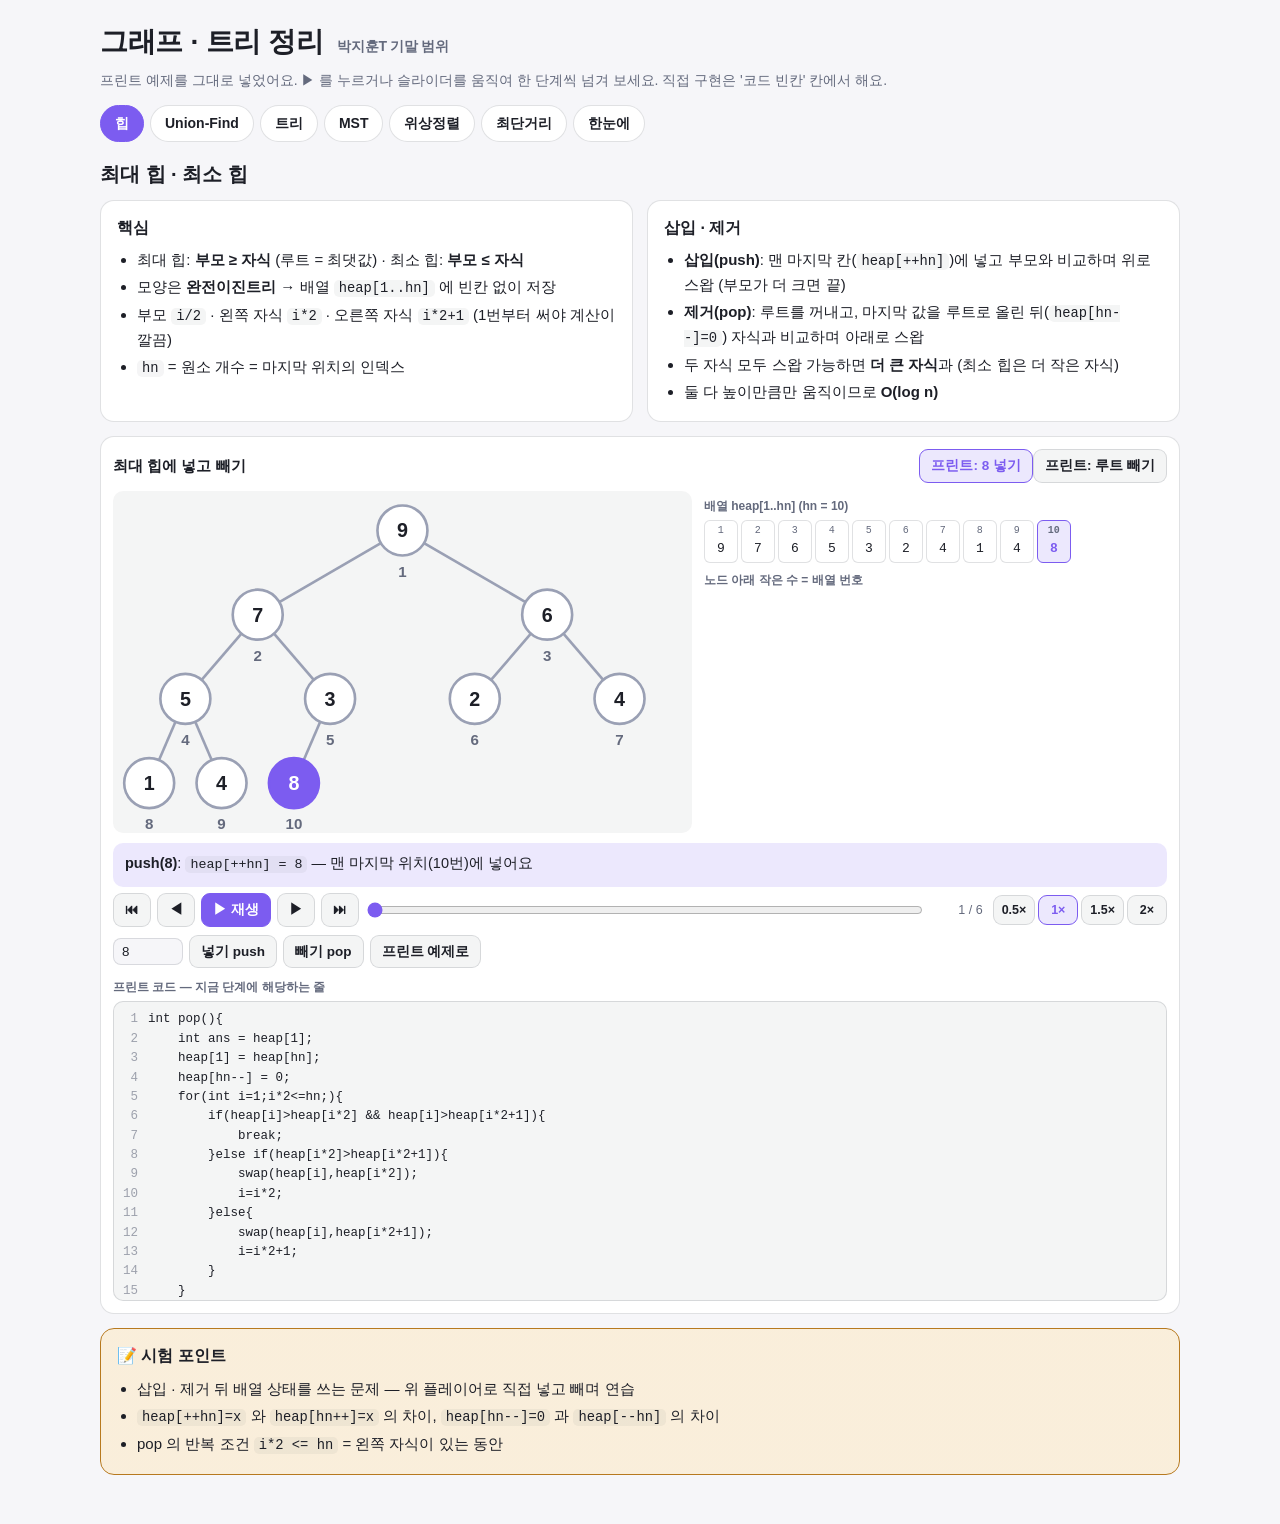
<file: algograph.html>
<!DOCTYPE html>
<html lang="ko"><head><meta charset="utf-8"><meta name="viewport" content="width=device-width,initial-scale=1">
<title>자료구조와 알고리즘 · 원리 이해</title>
<script>
// dshs42.app '공부' 탭 → 자료구조와 알고리즘 → 그래프 (algograph.html?embed=1). 박지훈T 기말 범위를 프린트 예제로 한 단계씩 넘겨 본다.
// 공부 탭 안에서는 사이트 밝기(data-tone)를 따르고 높이를 내용에 맞춘다 (bio.html 과 같은 방식). 따로 열면 기기 설정을 따른다.
window.AG_EMBED = new URLSearchParams(location.search).has('embed') && window.parent !== window;
window.vocabTheme = function () {
  if (!window.AG_EMBED) return;
  try {
    const tone = window.parent.document.documentElement.dataset.tone === 'light' ? 'light' : 'dark';
    const r = document.documentElement;
    r.dataset.theme = tone; r.style.colorScheme = tone;
    if (window.frameElement) window.frameElement.style.colorScheme = tone;
  } catch (e) {}
};
if (window.AG_EMBED) { document.documentElement.classList.add('embed'); window.vocabTheme(); }
</script>
<style>
:root{--bg:#f6f6f9;--ink:#1d1f27;--muted:#646a7d;--line:rgba(20,24,40,.13);--card:#fff;--soft:rgba(20,24,40,.045);
  --acc:#7c5cf0;--acc-bg:rgba(124,92,240,.14);--ok:#109266;--ok-bg:rgba(16,146,102,.14);--warn:#b7791f;--warn-bg:rgba(220,150,30,.16);
  --bad:#d63c5a;--bad-bg:rgba(214,60,90,.12);--node:#fff;--node-line:#9aa0b4;color-scheme:light}
@media (prefers-color-scheme:dark){:root:not([data-theme=light]){--bg:#14151b;--ink:#e9eaf0;--muted:#9ba1b4;--line:rgba(255,255,255,.13);--card:#1c1e26;--soft:rgba(255,255,255,.05);
  --acc:#a78bfa;--acc-bg:rgba(167,139,250,.18);--ok:#4ade9c;--ok-bg:rgba(74,222,156,.16);--warn:#fbbf24;--warn-bg:rgba(251,191,36,.16);
  --bad:#fb7185;--bad-bg:rgba(251,113,133,.15);--node:#242733;--node-line:#5d6478;color-scheme:dark}}
:root[data-theme=dark]{--bg:#14151b;--ink:#e9eaf0;--muted:#9ba1b4;--line:rgba(255,255,255,.13);--card:#1c1e26;--soft:rgba(255,255,255,.05);
  --acc:#a78bfa;--acc-bg:rgba(167,139,250,.18);--ok:#4ade9c;--ok-bg:rgba(74,222,156,.16);--warn:#fbbf24;--warn-bg:rgba(251,191,36,.16);
  --bad:#fb7185;--bad-bg:rgba(251,113,133,.15);--node:#242733;--node-line:#5d6478;color-scheme:dark}
*{box-sizing:border-box}
html,body{margin:0}
body{background:var(--bg);color:var(--ink);font:15px/1.6 "Pretendard Variable",Pretendard,-apple-system,BlinkMacSystemFont,"Apple SD Gothic Neo","Noto Sans KR","Malgun Gothic",sans-serif;padding:20px 16px 40px}
html.embed body{background:transparent;padding:4px 0 16px}
.wrap{max-width:1080px;margin:0 auto}
h1{font-size:clamp(22px,3.4vw,28px);margin:0 0 4px;letter-spacing:-.3px}
h1 small{font-size:14px;color:var(--muted);font-weight:600;margin-left:6px}
.lead{color:var(--muted);margin:0 0 14px;font-size:14px}
code,.mono{font-family:"JetBrains Mono","D2Coding",Menlo,Consolas,monospace;font-size:.92em}
code{background:var(--soft);padding:1px 5px;border-radius:5px}
button{font:inherit;color:inherit;cursor:pointer}
.nav{display:flex;flex-wrap:wrap;gap:6px;margin:0 0 16px}
.nav button{border:1px solid var(--line);background:var(--card);border-radius:999px;padding:6px 14px;font-size:14px;font-weight:600}
.nav button.on{background:var(--acc);border-color:var(--acc);color:#fff}
section.view>h2{font-size:20px;margin:6px 0 10px}
.grid2{display:grid;grid-template-columns:minmax(0,1fr) minmax(0,1fr);gap:14px}
@media(max-width:820px){.grid2{grid-template-columns:1fr}}
.card{background:var(--card);border:1px solid var(--line);border-radius:14px;padding:14px 16px;margin-bottom:14px}
.card h3{margin:0 0 8px;font-size:16px}
.card ul{margin:0;padding-left:20px}
.card li{margin:3px 0}
.exam{border-color:var(--warn);background:linear-gradient(var(--warn-bg),var(--warn-bg)),var(--card)}
.exam h3::before{content:"📝 "}
.tag{display:inline-block;font-size:12px;font-weight:700;padding:1px 8px;border-radius:999px;background:var(--acc-bg);color:var(--acc);margin-left:6px;vertical-align:2px}
/* 단계 플레이어 */
.player{background:var(--card);border:1px solid var(--line);border-radius:14px;padding:12px;margin-bottom:14px}
.player .top{display:flex;flex-wrap:wrap;gap:6px;align-items:center;margin-bottom:8px}
.player .top b{margin-right:auto;font-size:15px}
.btn{border:1px solid var(--line);background:var(--soft);border-radius:9px;padding:5px 11px;font-size:13.5px;font-weight:600}
.btn.on{background:var(--acc-bg);border-color:var(--acc);color:var(--acc)}
.btn.pri{background:var(--acc);border-color:var(--acc);color:#fff}
.stage{display:grid;grid-template-columns:minmax(0,1.25fr) minmax(0,1fr);gap:12px;align-items:start}
@media(max-width:720px){.stage{grid-template-columns:1fr}}
svg.g{width:100%;height:auto;display:block;background:var(--soft);border-radius:10px}
.panel{font-size:13.5px;min-width:0}
.msg{margin:10px 0 6px;padding:9px 12px;border-radius:10px;background:var(--acc-bg);font-size:14.5px;min-height:44px}
.ctrl{display:flex;align-items:center;gap:6px;flex-wrap:wrap}
.ctrl input[type=range]{flex:1;min-width:120px;accent-color:var(--acc)}
.ctrl .cnt{font-size:12.5px;color:var(--muted);min-width:52px;text-align:right}
.ctrl .speed{display:inline-flex;gap:3px;margin-left:4px}
.ctrl .btn.sp{padding:4px 8px;font-size:12.5px;min-width:40px}
.ops{display:flex;flex-wrap:wrap;gap:6px;align-items:center;margin-top:8px}
.ops input{width:70px;padding:5px 8px;border:1px solid var(--line);border-radius:8px;background:var(--bg);color:var(--ink)}
/* 표 */
table.t{border-collapse:collapse;font-size:13px;margin:4px 0 8px;max-width:100%}
table.t th,table.t td{border:1px solid var(--line);padding:3px 8px;text-align:center}
table.t th{background:var(--soft);font-weight:600;color:var(--muted)}
table.t td.hi{background:var(--acc-bg);color:var(--acc);font-weight:700}
table.t td.ok{background:var(--ok-bg);color:var(--ok);font-weight:700}
table.t td.bad{background:var(--bad-bg);color:var(--bad)}
table.t td.dim{color:var(--muted)}
.tw{overflow-x:auto}
.arr{display:flex;flex-wrap:wrap;gap:3px;margin:4px 0 8px}
.arr span{min-width:34px;text-align:center;border:1px solid var(--line);border-radius:6px;padding:2px 4px;font-family:"JetBrains Mono",Menlo,Consolas,monospace;font-size:13px;background:var(--card)}
.arr span i{display:block;font-style:normal;font-size:10px;color:var(--muted)}
.arr span.hi{border-color:var(--acc);background:var(--acc-bg);color:var(--acc);font-weight:700}
.arr span.ok{border-color:var(--ok);background:var(--ok-bg);color:var(--ok);font-weight:700}
.lab{font-size:12px;color:var(--muted);font-weight:700;margin-top:6px}
.out{font-family:"JetBrains Mono",Menlo,Consolas,monospace;font-size:15px;letter-spacing:2px;padding:6px 10px;border-radius:8px;background:var(--soft);min-height:34px}
.el{list-style:none;margin:4px 0;padding:0;font-size:13px}
.el li{padding:2px 8px;border-radius:6px;display:flex;gap:8px}
.el li.hi{background:var(--acc-bg);color:var(--acc);font-weight:700}
.el li.ok{color:var(--ok)}
.el li.bad{color:var(--bad);text-decoration:line-through}
.el li .r{margin-left:auto;font-size:12px}
/* 그래프 그림 */
svg.g .e path{stroke:var(--node-line);stroke-width:2;fill:none}
svg.g .e text{fill:var(--muted);font-size:13px;font-weight:600;paint-order:stroke;stroke:var(--card);stroke-width:4px}
svg.g .e.pick path{stroke:var(--ok);stroke-width:4.5}
svg.g .e.pick text{fill:var(--ok)}
svg.g .e.try path{stroke:var(--warn);stroke-width:4}
svg.g .e.try text{fill:var(--warn)}
svg.g .e.rej path{stroke:var(--bad);stroke-dasharray:6 5;stroke-width:3}
svg.g .e.rej text{fill:var(--bad)}
svg.g .e.dim{opacity:.35}
svg.g .n circle{fill:var(--node);stroke:var(--node-line);stroke-width:2}
svg.g .n text{fill:var(--ink);font-size:15px;font-weight:700;text-anchor:middle;dominant-baseline:central}
svg.g .n .sub{fill:var(--muted);font-size:11.5px;font-weight:600}
svg.g .n.cur circle{fill:var(--acc);stroke:var(--acc)}
svg.g .n.cur text.l{fill:#fff}
svg.g .n.done circle{fill:var(--ok-bg);stroke:var(--ok);stroke-width:3}
svg.g .n.seen circle{stroke:var(--warn);stroke-width:3;fill:var(--warn-bg)}
svg.g .n.bad circle{stroke:var(--bad);stroke-width:3;fill:var(--bad-bg)}
svg.g .n.dim{opacity:.4}
svg.g marker path{fill:var(--node-line)}
.quiz{display:grid;grid-template-columns:repeat(auto-fill,minmax(150px,1fr));gap:10px}
.quiz .q{border:1px solid var(--line);border-radius:12px;padding:8px;text-align:center;background:var(--soft)}
.quiz .q svg{width:100%;height:auto}
.quiz .q .a{font-size:13px;margin-top:4px;min-height:40px}
.cmp td,.cmp th{text-align:left!important;vertical-align:top}
/* 애니메이션: 색 · 굵기는 부드럽게 바뀌고, 생기고 없어지는 것은 서서히 */
svg.g .n,svg.g .e{transition:opacity .35s}
svg.g .n.new,svg.g .e.new,svg.g .gone{opacity:0}
svg.g .n circle{transition:fill .35s,stroke .35s,stroke-width .35s}
svg.g .e path{transition:stroke .35s,stroke-width .35s}
svg.g .e text{transition:fill .35s}
svg.g .n.cur circle{animation:agPulse 1s ease-in-out infinite}
@keyframes agPulse{50%{stroke-width:7;stroke:var(--acc-bg)}}
svg.g .e.try path{stroke-dasharray:9 7;animation:agFlow .7s linear infinite}
@keyframes agFlow{to{stroke-dashoffset:-16}}
.msg.flash{animation:agMsg .45s ease-out}
@keyframes agMsg{from{opacity:.35;transform:translateY(3px)}}
@media (prefers-reduced-motion:reduce){svg.g .n.cur circle,svg.g .e.try path,.msg.flash{animation:none}}
/* 한눈에: 알고리즘 카드 (작은 애니메이션 + 요약) */
.sumgrid{display:grid;grid-template-columns:repeat(auto-fill,minmax(300px,1fr));gap:14px;margin-bottom:14px}
.scard{background:var(--card);border:1px solid var(--line);border-radius:14px;padding:12px 14px;display:flex;flex-direction:column;gap:8px;min-width:0}
.scard .hd{display:flex;align-items:center;gap:8px}
.scard .hd b{font-size:16px;margin-right:auto}
.scard .chip{font-size:11.5px;font-weight:700;padding:1px 8px;border-radius:999px;background:var(--soft);color:var(--muted);white-space:nowrap}
.scard .chip.o{background:var(--acc-bg);color:var(--acc)}
.scard svg.g{max-height:230px}
.scard .mm{font-size:12.5px;color:var(--muted);min-height:38px;display:-webkit-box;-webkit-line-clamp:2;-webkit-box-orient:vertical;overflow:hidden}
.scard .mm code{font-size:11.5px}
.scard ul{margin:0;padding-left:18px;font-size:13.5px}
.scard li{margin:2px 0}
.scard .go{align-self:flex-start}
/* 프린트 코드 칸 */
.codebox{margin-top:10px}
pre.code{margin:4px 0 0;max-height:300px;overflow:auto;background:var(--soft);border:1px solid var(--line);border-radius:10px;padding:8px 0;font:12.5px/1.55 "JetBrains Mono","D2Coding",Menlo,Consolas,monospace;position:relative}
pre.code .cl{display:block;padding:0 12px 0 0;white-space:pre}
pre.code .cl i{display:inline-block;width:34px;padding-right:10px;text-align:right;color:var(--muted);font-style:normal;opacity:.6;user-select:none}
pre.code .cl.hl{background:var(--acc-bg);box-shadow:inset 3px 0 0 var(--acc);color:var(--ink);font-weight:700}
html.embed #nl-badge-frame,html.embed #nl-hud-frame{display:none!important}
</style></head><body><div class="wrap">
<h1>그래프 · 트리 정리 <small>박지훈T 기말 범위</small></h1>
<p class="lead">프린트 예제를 그대로 넣었어요. ▶ 를 누르거나 슬라이더를 움직여 한 단계씩 넘겨 보세요. 직접 구현은 '코드 빈칸' 칸에서 해요.</p>
<div class="nav" id="nav"></div>

<!-- ───────── 힙 ───────── -->
<section class="view" id="v-heap" hidden>
  <h2>최대 힙 · 최소 힙</h2>
  <div class="grid2">
    <div class="card"><h3>핵심</h3><ul>
      <li>최대 힙: <b>부모 ≥ 자식</b> (루트 = 최댓값) · 최소 힙: <b>부모 ≤ 자식</b></li>
      <li>모양은 <b>완전이진트리</b> → 배열 <code>heap[1..hn]</code> 에 빈칸 없이 저장</li>
      <li>부모 <code>i/2</code> · 왼쪽 자식 <code>i*2</code> · 오른쪽 자식 <code>i*2+1</code> (1번부터 써야 계산이 깔끔)</li>
      <li><code>hn</code> = 원소 개수 = 마지막 위치의 인덱스</li>
    </ul></div>
    <div class="card"><h3>삽입 · 제거</h3><ul>
      <li><b>삽입(push)</b>: 맨 마지막 칸(<code>heap[++hn]</code>)에 넣고 부모와 비교하며 위로 스왑 (부모가 더 크면 끝)</li>
      <li><b>제거(pop)</b>: 루트를 꺼내고, 마지막 값을 루트로 올린 뒤(<code>heap[hn--]=0</code>) 자식과 비교하며 아래로 스왑</li>
      <li>두 자식 모두 스왑 가능하면 <b>더 큰 자식</b>과 (최소 힙은 더 작은 자식)</li>
      <li>둘 다 높이만큼만 움직이므로 <b>O(log n)</b></li>
    </ul></div>
  </div>
  <div class="player" id="p-heap"></div>
  <div class="card exam"><h3>시험 포인트</h3><ul>
    <li>삽입 · 제거 뒤 배열 상태를 쓰는 문제 — 위 플레이어로 직접 넣고 빼며 연습</li>
    <li><code>heap[++hn]=x</code> 와 <code>heap[hn++]=x</code> 의 차이, <code>heap[hn--]=0</code> 과 <code>heap[--hn]</code> 의 차이</li>
    <li>pop 의 반복 조건 <code>i*2 &lt;= hn</code> = 왼쪽 자식이 있는 동안</li>
  </ul></div>
</section>

<!-- ───────── Union-Find ───────── -->
<section class="view" id="v-uf" hidden>
  <h2>Union-Find (서로소 집합)</h2>
  <div class="grid2">
    <div class="card"><h3>핵심</h3><ul>
      <li><code>parent[i]</code> = i 의 부모. 처음엔 모두 자기 자신 (<code>parent[i]==i</code> 면 루트)</li>
      <li><b>Find(x)</b>: 루트를 찾음 · <b>Union(x,y)</b>: 두 루트를 찾아 y 쪽 루트를 x 쪽 루트 밑에 붙임</li>
      <li>같은 집합인지 = <b>루트가 같은지</b></li>
      <li>MST 의 크루스칼에서 <b>사이클 판별</b>에 씀</li>
    </ul></div>
    <div class="card"><h3>경로 압축 · 랭크</h3><ul>
      <li>한 줄로 길게 이어지면 Find 가 끝까지 올라가야 해서 느림</li>
      <li><code>return parent[x] = Find(parent[x]);</code> → 올라가며 지나간 노드를 모두 <b>루트에 바로</b> 붙임 (경로 압축)</li>
      <li>크루스칼 코드의 <code>rnk</code>: 높이(랭크)가 낮은 쪽을 높은 쪽 밑에 붙이고, 같으면 붙인 쪽 랭크 +1</li>
    </ul></div>
  </div>
  <div class="player" id="p-uf"></div>
</section>

<!-- ───────── 트리 ───────── -->
<section class="view" id="v-tree" hidden>
  <h2>이진트리 · 트리 순회</h2>
  <div class="grid2">
    <div class="card"><h3>포화 · 완전 이진트리</h3><ul>
      <li><b>포화(Perfect)</b>: 리프가 아닌 노드는 모두 자식 2개, 모든 리프의 깊이가 같음 → 높이 h 면 노드 <b>2<sup>h</sup> − 1</b>개</li>
      <li><b>완전(Complete)</b>: 마지막 레벨만 빌 수 있고, 비는 곳은 <b>오른쪽부터</b> (왼쪽부터 차례로 채움)</li>
      <li>완전이진트리라서 힙을 배열에 빈칸 없이 넣을 수 있음 · 레벨 k 의 번호는 <code>k … 2k−1</code> (k = 1, 2, 4, …)</li>
    </ul></div>
    <div class="card"><h3>순회 (Root 를 언제 출력하나)</h3><ul>
      <li><b>전위</b> Root → L → R</li>
      <li><b>중위</b> L → Root → R</li>
      <li><b>후위</b> L → R → Root</li>
      <li>프린트 코드는 <code>a[x][0]</code> 왼쪽 · <code>a[x][1]</code> 오른쪽, 없으면 <code>-1</code> (또는 0) — 재귀로 그대로 따라감</li>
    </ul></div>
  </div>
  <div class="card"><h3>포화일까 완전일까? <span class="tag">눌러서 확인</span></h3><div class="quiz" id="quiz"></div></div>
  <div class="player" id="p-tree"></div>
</section>

<!-- ───────── MST ───────── -->
<section class="view" id="v-mst" hidden>
  <h2>최소 신장 트리 (MST)</h2>
  <div class="grid2">
    <div class="card"><h3>신장 트리</h3><ul>
      <li>n 개 정점을 <b>n−1 개 간선</b>으로 모두 잇고 <b>사이클이 없는</b> 무방향 그래프</li>
      <li>최소 신장 트리: 그중 간선 가중치 합이 가장 작은 것</li>
    </ul></div>
    <div class="card"><h3>크루스칼 vs 프림</h3><ul>
      <li><b>크루스칼</b> (간선 중심): 가중치 오름차순 정렬 → 사이클이 안 생기면(Union-Find) 추가 → n−1 개면 끝 · O(E log E)</li>
      <li><b>프림</b> (정점 중심): 시작 정점에서, 트리와 맞닿은 간선 중 가장 가벼운 것으로 정점을 하나씩 붙임 · 우선순위 큐에 <code>-가중치</code> 를 넣어 최소를 먼저 꺼냄</li>
      <li>프린트: 크루스칼 O(n log n) · 프림 O(n²) (배열로 할 때)</li>
    </ul></div>
  </div>
  <div class="player" id="p-mst"></div>
  <div class="card exam"><h3>시험 포인트</h3><ul>
    <li>크루스칼 코드는 직접 쓰기보다 <b>빈칸</b>(특히 Union-Find 부분 <code>find</code> · <code>unite</code>)으로 나올 듯 — 코드 빈칸 칸의 '크루스칼'</li>
    <li>위 그래프에서 간선을 고르는 순서를 손으로 써 보기 (둘 다 합은 31)</li>
  </ul></div>
</section>

<!-- ───────── 위상정렬 ───────── -->
<section class="view" id="v-topo" hidden>
  <h2>DAG 위상정렬</h2>
  <div class="grid2">
    <div class="card"><h3>핵심</h3><ul>
      <li>DAG = <b>방향</b>이 있고 <b>사이클이 없는</b> 그래프 (사이클이 있으면 순서를 못 정함)</li>
      <li><code>ind[y]</code> = 진입 차수 (y 보다 먼저 와야 하는 것의 수)</li>
      <li>진입 차수 0 인 정점을 큐에 → 꺼낼 때마다 출력하고 다음 정점의 진입 차수 −1 → 0 이 되면 큐에</li>
      <li>줄 세우기 = 큐 · 문제집 = <b>우선순위 큐</b>(<code>-번호</code> 를 넣어 작은 번호부터)</li>
    </ul></div>
    <div class="card exam"><h3>작업 (시험에 낸다고 하심)</h3><ul>
      <li>작업마다 걸리는 시간 <code>work[i]</code>, 먼저 끝나야 하는 작업이 있음 · 동시에 여러 작업 가능</li>
      <li><code>d[i]</code> = 작업 i 가 끝나는 가장 이른 시각 · 처음(진입 차수 0)은 <code>d[i] = work[i]</code></li>
      <li>x 를 꺼낼 때 다음 작업 y 마다 <code>d[y] = max(d[y], d[x] + work[y])</code></li>
      <li>답 = <code>d</code> 의 최댓값 (아래 예제: 23)</li>
    </ul></div>
  </div>
  <div class="player" id="p-topo"></div>
</section>

<!-- ───────── 최단거리 ───────── -->
<section class="view" id="v-sp" hidden>
  <h2>최단거리 · 다익스트라 · 벨만포드</h2>
  <div class="grid2">
    <div class="card"><h3>다익스트라</h3><ul>
      <li>간선이 <b>모두 0 이상</b>일 때 · 시작점 하나에서 모든 정점까지</li>
      <li>아직 확정 안 된 정점 중 <code>dist</code> 가 가장 작은 x 를 확정(<code>check[x]=true</code>) → x 에서 나가는 간선으로 <code>dist</code> 갱신 · n−1 번</li>
      <li>프린트 코드는 최솟값을 배열에서 찾아서 O(n²)</li>
      <li>경로 출력: 갱신할 때 <code>from[y] = x</code> → end 에서 거꾸로 따라가며 stack 에 넣고 꺼냄</li>
    </ul></div>
    <div class="card"><h3>벨만포드</h3><ul>
      <li><b>음수 간선</b>이 있어도 됨 · 모든 간선으로 갱신하기를 <b>n 번</b></li>
      <li>n−1 번이면 최단거리가 끝나야 하는데 <b>n 번째에도 갱신</b>되면 <b>음수 사이클</b></li>
      <li><code>dist[x] != inf</code> 인 간선만 씀 (아직 못 간 곳에서 출발 X)</li>
      <li>타임머신: 음수 사이클이면 -1 · 웜홀: 도로는 양방향, 웜홀은 <code>cost *= -1</code></li>
    </ul></div>
  </div>
  <div class="player" id="p-dij"></div>
  <div class="player" id="p-bf"></div>
</section>

<!-- ───────── 한눈에 ───────── -->
<section class="view" id="v-sum" hidden>
  <h2>한눈에 보기</h2>
  <p class="lead">알고리즘마다 프린트 예제가 저절로 돌아가요. '자세히'를 누르면 한 단계씩 넘겨 보고 프린트 코드도 볼 수 있어요.</p>
  <div class="ctrl" style="margin-bottom:10px"><span class="lab" style="margin:0">재생 속도</span><span class="speed" id="sumSpeed"></span></div>
  <div class="sumgrid" id="sumGrid"></div>
  <div class="card exam"><h3>프린트에서 짚은 것</h3><ul>
    <li><b>작업(위상정렬)</b> 은 시험에 낸다고 하심 → 코드 빈칸의 '작업' 을 꼭 풀어 보기</li>
    <li>크루스칼은 코드가 안 나오거나 빈칸으로 (Union-Find 부분 구현)</li>
    <li>포화 이진트리 노드 수 2<sup>h</sup>−1 · 완전이진트리 판별</li>
    <li>힙 삽입 · 제거 과정, 트리 순회 결과 쓰기</li>
  </ul></div>
</section>
</div>

<script>
'use strict';
const $ = (s, el = document) => el.querySelector(s);
const esc = (s) => String(s).replace(/[&<>"]/g, (c) => ({ '&': '&amp;', '<': '&lt;', '>': '&gt;', '"': '&quot;' }[c]));
const INF = '∞';

// ───────── 그래프 그리기 ─────────
// G = { w, h, nodes:[{id,x,y,label}], edges:[{u,v,w,dir}] } · fr = { n:{id:cls}, e:{'u-v':cls}, sub:{id:text} }
const ek = (u, v) => u + '-' + v;
// 단계가 바뀌어도 그림을 새로 만들지 않고 같은 정점 · 간선(id · 키가 같은 것)을 그대로 두고 움직입니다:
// 정점은 새 자리로 미끄러지고(requestAnimationFrame 으로 ANIM_MS 동안), 간선은 정점을 따라가며, 색 · 굵기는 CSS transition 으로 바뀝니다.
// 새로 생긴 것은 서서히 나타나고 없어진 것은 서서히 사라집니다. 간선 키는 e.k (없으면 'u-v').
const SVGNS = 'http://www.w3.org/2000/svg';
const REDUCED = matchMedia('(prefers-reduced-motion: reduce)').matches;
const SPEEDS = [0.5, 1, 1.5, 2];
let SPEED = 1;
try { const v = parseFloat(localStorage.getItem('algograph-speed')); if (SPEEDS.includes(v)) SPEED = v; } catch (e) {}
const STEP_MS = () => 1100 / SPEED;                                           // 재생할 때 한 단계 간격
const animMs = () => (REDUCED ? 0 : Math.max(160, Math.min(900, 480 / SPEED)));   // 정점이 움직이는 시간
const speedBtns = () => SPEEDS.map((v) => `<button class="btn sp${v === SPEED ? ' on' : ''}" data-speed="${v}" title="재생 속도">${v}×</button>`).join('');
const SPEED_SUBS = [];   // 속도가 바뀌면 부를 것들 (재생 중인 플레이어 · 한눈에)
function setSpeed(v) {
  SPEED = v;
  try { localStorage.setItem('algograph-speed', String(v)); } catch (e) {}
  document.querySelectorAll('[data-speed]').forEach((b) => b.classList.toggle('on', +b.dataset.speed === v));
  SPEED_SUBS.forEach((f) => f());
}
document.addEventListener('click', (e) => { const b = e.target.closest('[data-speed]'); if (b) setSpeed(+b.dataset.speed); });
const mk = (tag, attrs = {}, parent) => { const el = document.createElementNS(SVGNS, tag); for (const k in attrs) el.setAttribute(k, attrs[k]); if (parent) parent.appendChild(el); return el; };
const ease = (t) => (t < 0.5 ? 2 * t * t : 1 - (-2 * t + 2) ** 2 / 2);
const appear = (g) => setTimeout(() => g.classList.remove('new'), 30);
function drawGraph(svg, G, fr = {}) {
  const R = G.r || 19;
  let st = svg._st;
  if (!st || st.R !== R) {
    svg.innerHTML = '';
    const defs = mk('defs', {}, svg);
    const m = mk('marker', { id: 'ar' + svg.id, viewBox: '0 0 10 10', refX: 9, refY: 5, markerUnits: 'userSpaceOnUse', markerWidth: 12, markerHeight: 12, orient: 'auto-start-reverse' }, defs);
    mk('path', { d: 'M0 0L10 5L0 10z' }, m);
    st = svg._st = { R, nodes: new Map(), edges: new Map(), eL: mk('g', {}, svg), nL: mk('g', {}, svg), raf: 0 };
  }
  svg.setAttribute('viewBox', `0 0 ${G.w} ${G.h}`);
  const fade = (el, map, key) => { el.classList.add('gone'); map.delete(key); setTimeout(() => el.remove(), 400); };
  // 정점
  const want = new Set();
  for (const n of G.nodes) {
    want.add(n.id);
    let o = st.nodes.get(n.id);
    if (!o) {
      const g = mk('g', { class: 'n new' }, st.nL);
      o = { g, c: mk('circle', { r: R }, g), t: mk('text', { class: 'l' }, g), s: mk('text', { class: 'sub', y: R + 12 }, g), x: n.x, y: n.y };
      st.nodes.set(n.id, o);
      appear(g);
    }
    o.tx = n.x; o.ty = n.y; o.fx = o.x; o.fy = o.y;
    o.g.setAttribute('class', 'n ' + ((fr.n && fr.n[n.id]) || '') + (o.g.classList.contains('new') ? ' new' : ''));
    o.t.textContent = n.label ?? n.id;
    o.s.textContent = fr.sub && fr.sub[n.id] !== undefined ? fr.sub[n.id] : '';
  }
  for (const [id, o] of [...st.nodes]) if (!want.has(id)) fade(o.g, st.nodes, id);
  // 간선
  const has = new Set(G.edges.map((e) => ek(e.u, e.v)));
  const wantE = new Set();
  for (const e of G.edges) {
    const key = e.k || ek(e.u, e.v);
    wantE.add(key);
    let o = st.edges.get(key);
    if (!o) {
      const g = mk('g', { class: 'e new' }, st.eL);
      o = { g, p: mk('path', {}, g), t: mk('text', { 'text-anchor': 'middle', 'dominant-baseline': 'central' }, g) };
      st.edges.set(key, o);
      appear(g);
    }
    o.e = e; o.curve = e.dir && has.has(ek(e.v, e.u));
    o.g.setAttribute('class', 'e ' + ((fr.e && (fr.e[ek(e.u, e.v)] || (!e.dir && fr.e[ek(e.v, e.u)]))) || '') + (o.g.classList.contains('new') ? ' new' : ''));
    if (e.dir) o.p.setAttribute('marker-end', `url(#ar${svg.id})`); else o.p.removeAttribute('marker-end');
    o.t.textContent = e.w !== undefined ? e.w : '';
  }
  for (const [k, o] of [...st.edges]) if (!wantE.has(k)) fade(o.g, st.edges, k);
  // 자리 잡기: 정점 위치를 따라 간선 · 간선 숫자를 다시 계산
  const place = () => {
    for (const o of st.nodes.values()) o.g.setAttribute('transform', `translate(${o.x} ${o.y})`);
    for (const o of st.edges.values()) {
      const a = st.nodes.get(o.e.u), b = st.nodes.get(o.e.v);
      if (!a || !b) continue;
      const dx = b.x - a.x, dy = b.y - a.y, L = Math.hypot(dx, dy) || 1, ux = dx / L, uy = dy / L, gap = R + (o.e.dir ? 3 : 0);
      const x1 = a.x + ux * R, y1 = a.y + uy * R, x2 = b.x - ux * gap, y2 = b.y - uy * gap;
      let lx, ly;
      if (o.curve) {   // 양쪽 방향 간선은 휘어서
        const cx = (x1 + x2) / 2 - uy * 26, cy = (y1 + y2) / 2 + ux * 26;
        o.p.setAttribute('d', `M${x1} ${y1}Q${cx} ${cy} ${x2} ${y2}`);
        lx = (x1 + x2) / 4 + cx / 2; ly = (y1 + y2) / 4 + cy / 2;
      } else {
        o.p.setAttribute('d', `M${x1} ${y1}L${x2} ${y2}`);
        lx = (a.x + b.x) / 2 - uy * 11; ly = (a.y + b.y) / 2 + ux * 11;
      }
      o.t.setAttribute('x', lx); o.t.setAttribute('y', ly);
    }
  };
  cancelAnimationFrame(st.raf); clearTimeout(st.fin);
  const finish = () => { cancelAnimationFrame(st.raf); for (const o of st.nodes.values()) { o.x = o.tx; o.y = o.ty; } place(); };
  const moving = [...st.nodes.values()].some((o) => o.fx !== o.tx || o.fy !== o.ty);
  const ANIM_MS = animMs();
  if (!moving || !ANIM_MS) return finish();
  const t0 = performance.now();
  const step = (now) => {
    const k = ease(Math.min(1, (now - t0) / ANIM_MS));
    for (const o of st.nodes.values()) { o.x = o.fx + (o.tx - o.fx) * k; o.y = o.fy + (o.ty - o.fy) * k; }
    place();
    if (k < 1) st.raf = requestAnimationFrame(step);
  };
  place();
  st.raf = requestAnimationFrame(step);
  st.fin = setTimeout(finish, ANIM_MS + 80);   // 탭이 가려져 프레임이 멈춰도 마지막 자리에는 꼭 놓음
}
// 배열 트리(힙 · 완전이진트리): 번호 i 의 자리
function arrTree(vals, W = 440, gap = 64, top = 30, keys) {
  const nodes = [], edges = [];
  for (let i = 1; i < vals.length; i++) {
    if (vals[i] === null || vals[i] === undefined) continue;
    const d = Math.floor(Math.log2(i)), k = i - 2 ** d;
    const id = keys ? keys[i] : i, pid = keys ? keys[i >> 1] : i >> 1;
    nodes.push({ id, slot: i, label: vals[i], x: ((k + 0.5) / 2 ** d) * W, y: top + d * gap });
    if (i > 1 && vals[i >> 1] !== null && vals[i >> 1] !== undefined) edges.push({ u: pid, v: id, k: 's' + i });
  }
  const depth = Math.floor(Math.log2(Math.max(1, vals.length - 1)));
  return { w: W, h: top * 2 + depth * gap + 8, nodes, edges };
}
// parent 배열로 숲(Union-Find) 배치
function forest(parent, ids, W = 440) {
  const kids = {}, roots = [];
  for (const i of ids) { if (parent[i] === i) roots.push(i); else (kids[parent[i]] ||= []).push(i); }
  const pos = {}; let leaf = 0, maxD = 0;
  const place = (x, d) => {
    maxD = Math.max(maxD, d);
    const ch = (kids[x] || []).sort((a, b) => a - b);
    if (!ch.length) { pos[x] = { x: leaf++, d }; return pos[x].x; }
    const xs = ch.map((c) => place(c, d + 1));
    pos[x] = { x: (xs[0] + xs[xs.length - 1]) / 2, d };
    return pos[x].x;
  };
  roots.sort((a, b) => a - b).forEach((r) => { place(r, 0); leaf += 0.35; });
  const span = Math.max(1, leaf - 0.35), step = Math.min(64, (W - 60) / Math.max(1, span - 1 || 1));
  const off = (W - step * (span - 1)) / 2;
  const nodes = ids.map((i) => ({ id: i, label: i, x: off + pos[i].x * step, y: 34 + pos[i].d * 66 }));
  const edges = ids.filter((i) => parent[i] !== i).map((i) => ({ u: i, v: parent[i], dir: true }));
  return { w: W, h: 70 + maxD * 66, nodes, edges, r: 17 };
}

// ───────── 프린트 코드 칸 ─────────
// 코드 줄 끝에 //@이름 (여러 개면 //@a,b) 을 붙여 두고, 각 단계(frame)의 ln: ['이름', …] 과 같은 줄을 강조합니다
function codeHtml(src, ln) {
  return src.replace(/^\n/, '').replace(/\s+$/, '').split('\n').map((line, k) => {
    const m = line.match(/\s*\/\/@([\w,-]+)\s*$/);
    const tags = m ? m[1].split(',') : [];
    const text = m ? line.slice(0, m.index) : line;
    const on = tags.some((t) => ln.includes(t));
    return `<span class="cl${on ? ' hl' : ''}"><i>${k + 1}</i>${esc(text) || ' '}</span>`;
  }).join('');
}

// 한눈에 칸이 쓰는 작은 애니메이션들: { key, frames: () => [...], render } (각 개념 칸 블록이 등록)
const MINI = [];

// ───────── 단계 플레이어 ─────────
// make({ el, title, ops: html, frames: [], render(frame) → {G, fr, panel, msg} }) · setFrames(frames) 로 새 단계
function makePlayer(el, title, render) {
  el.innerHTML = `<div class="top"><b>${title}</b><span class="scen"></span></div>
    <div class="stage"><svg class="g" id="svg-${el.id}"></svg><div class="panel"></div></div>
    <div class="msg"></div>
    <div class="ctrl"><button class="btn" data-a="first" title="처음">⏮</button><button class="btn" data-a="prev" title="이전">◀</button>
      <button class="btn pri" data-a="play">▶ 재생</button><button class="btn" data-a="next" title="다음">▶</button><button class="btn" data-a="last" title="끝">⏭</button>
      <input type="range" min="0" value="0"><span class="cnt"></span><span class="speed">${speedBtns()}</span></div>
    <div class="ops"></div>
    <div class="codebox" hidden><div class="lab">프린트 코드 — 지금 단계에 해당하는 줄</div><pre class="code"></pre></div>`;
  const cbox = $('.codebox', el), pre = $('pre.code', el);
  const svg = $('svg', el), panel = $('.panel', el), msg = $('.msg', el), range = $('input[type=range]', el), cnt = $('.cnt', el), playB = $('[data-a=play]', el);
  let frames = [], i = 0, timer = null;
  const show = () => {
    const f = frames[i]; if (!f) return;
    const r = render(f);
    drawGraph(svg, r.G, r.fr);
    panel.innerHTML = r.panel || '';
    if (msg.innerHTML !== (r.msg || '')) { msg.innerHTML = r.msg || ''; msg.classList.remove('flash'); void msg.offsetWidth; msg.classList.add('flash'); }
    cbox.hidden = !r.code;
    if (r.code) {
      pre.innerHTML = codeHtml(r.code, f.ln || []);
      const hl = pre.querySelector('.hl');
      if (hl) pre.scrollTop = Math.max(0, hl.offsetTop - pre.clientHeight / 2 + hl.offsetHeight);   // 강조한 줄이 보이게 (코드 칸 안에서만)
    }
    range.max = frames.length - 1; range.value = i;
    cnt.textContent = `${i + 1} / ${frames.length}`;
  };
  SPEED_SUBS.push(() => { if (timer) { clearInterval(timer); timer = setInterval(() => go(i + 1), STEP_MS()); } });
  const stop = () => { clearInterval(timer); timer = null; playB.textContent = '▶ 재생'; };
  const go = (k) => { i = Math.max(0, Math.min(frames.length - 1, k)); show(); if (i === frames.length - 1) stop(); };
  el.addEventListener('click', (e) => {
    const a = e.target.closest('[data-a]')?.dataset.a; if (!a) return;
    if (a === 'play') {
      if (timer) return stop();
      if (i >= frames.length - 1) i = -1;
      playB.textContent = '❚❚ 멈춤';
      go(i + 1); timer = setInterval(() => go(i + 1), STEP_MS());
    } else { stop(); go(a === 'first' ? 0 : a === 'last' ? frames.length - 1 : a === 'prev' ? i - 1 : i + 1); }
  });
  range.oninput = () => { stop(); go(+range.value); };
  return {
    el, render, scen: $('.scen', el), ops: $('.ops', el),
    set(fs, at = 0) { stop(); frames = fs; i = at; show(); },
    play() { stop(); i = -1; playB.click(); },
  };
}
const scenBtns = (p, list, onPick) => {
  p.scen.innerHTML = list.map((s, k) => `<button class="btn${k ? '' : ' on'}" data-s="${k}">${s}</button>`).join('');
  p.scen.onclick = (e) => {
    const b = e.target.closest('[data-s]'); if (!b) return;
    p.scen.querySelectorAll('button').forEach((x) => x.classList.toggle('on', x === b));
    onPick(+b.dataset.s);
  };
};
const arrHtml = (a, from, hi = {}, lab = (k) => k) => `<div class="arr">${a.slice(from).map((v, k) => `<span class="${hi[k + from] || ''}"><i>${lab(k + from)}</i>${v === undefined || v === null ? '' : v}</span>`).join('')}</div>`;

// ═════════ 힙 ═════════
{
  let heap = [null, 9, 7, 6, 5, 3, 2, 4, 1, 4];   // 프린트 예제 (heap[1..9])
  let KEY = 0;
  const cp = (h) => { const c = h.slice(); c.k = h.k ? h.k.slice() : h.map(() => 'h' + ++KEY); return c; };
  const swapK = (h, a, b) => { [h[a], h[b]] = [h[b], h[a]]; [h.k[a], h.k[b]] = [h.k[b], h.k[a]]; };
  const snap = (h, hi, msg, extra = {}) => ({ h: cp(h), hi, msg, ...extra });
  function pushFrames(h, x) {
    const F = []; h = cp(h);
    if (h.length > 15) return [snap(h, {}, '이 그림에서는 14개까지만 넣을 수 있어요')];
    h.push(x); h.k.push('h' + ++KEY); let i = h.length - 1;
    F.push(snap(h, { [i]: 'hi' }, `<b>push(${x})</b>: <code>heap[++hn] = ${x}</code> — 맨 마지막 위치(${i}번)에 넣어요`, { ln: ['p1'] }));
    for (; i > 1; i = i >> 1) {
      const p = i >> 1;
      if (h[p] < h[i]) {
        F.push(snap(h, { [i]: 'hi', [p]: 'hi' }, `부모 heap[${p}]=${h[p]} &lt; ${h[i]} → 부모가 자식보다 커야 하므로 스왑`, { ln: ['p2', 'p3'] }));
        swapK(h, p, i);
        F.push(snap(h, { [p]: 'ok' }, `스왑 완료 → ${p}번 자리로 올라왔어요`, { ln: ['p3'] }));
      } else {
        F.push(snap(h, { [i]: 'ok', [p]: 'hi' }, `부모 heap[${p}]=${h[p]} ≥ ${h[i]} → 조건 만족, 끝`, { ln: ['p4'] }));
        return F;
      }
    }
    F.push(snap(h, { 1: 'ok' }, '루트까지 올라왔어요 → 끝', { ln: ['p2'] }));
    return F;
  }
  function popFrames(h) {
    const F = []; h = cp(h);
    const hn = h.length - 1;
    if (!hn) return [snap(h, {}, '힙이 비어 있어요 (프린트 코드는 0 을 출력)')];
    const ans = h[1];
    F.push(snap(h, { 1: 'hi' }, `<b>pop()</b>: 루트 heap[1]=${ans} 가 최댓값 → <code>ans</code> 에 저장`, { ln: ['o1'] }));
    h[1] = h[hn]; h.k[1] = h.k[hn]; h.pop(); h.k.pop();
    F.push(snap(h, { 1: 'hi' }, `마지막 값 ${h[1] ?? ''} 을 루트로 올리고 마지막 칸을 비워요 (<code>heap[hn--] = 0</code>)`, { out: ans, ln: ['o2'] }));
    const n = h.length - 1, v = (k) => (k <= n ? h[k] : 0);
    for (let i = 1; i * 2 <= n;) {
      const l = i * 2, r = l + 1;
      if (v(i) > v(l) && v(i) > v(r)) { F.push(snap(h, { [i]: 'ok', [l]: 'hi', ...(r <= n ? { [r]: 'hi' } : {}) }, `${v(i)} 이 두 자식보다 커요 → 조건 만족, 끝`, { out: ans, ln: ['o4'] })); return F; }
      const c = v(l) > v(r) ? l : r;
      F.push(snap(h, { [i]: 'hi', [c]: 'hi' }, `자식 ${v(l)}${r <= n ? `, ${v(r)}` : ''} 중 더 큰 ${v(c)} 와 스왑`, { out: ans, ln: [c === l ? 'o5l' : 'o5r'] }));
      swapK(h, i, c);
      F.push(snap(h, { [c]: 'ok' }, `스왑 완료 → ${c}번 자리로 내려갔어요`, { out: ans, ln: [c === l ? 'o6l' : 'o6r'] }));
      i = c;
    }
    F.push(snap(h, {}, `더 내려갈 자식이 없어요 → 끝. 꺼낸 값 ${ans}`, { out: ans, ln: ['o3', 'o7'] }));
    return F;
  }
  const HEAP_CODE = `
int pop(){
    int ans = heap[1]; //@o1
    heap[1] = heap[hn]; //@o2
    heap[hn--] = 0; //@o2
    for(int i=1;i*2<=hn;){ //@o3
        if(heap[i]>heap[i*2] && heap[i]>heap[i*2+1]){ //@o4
            break; //@o4
        }else if(heap[i*2]>heap[i*2+1]){ //@o5l
            swap(heap[i],heap[i*2]); //@o5l
            i=i*2; //@o6l
        }else{ //@o5r
            swap(heap[i],heap[i*2+1]); //@o5r
            i=i*2+1; //@o6r
        }
    }
    return ans; //@o7
}
void push(int x){
    heap[++hn]=x; //@p1
    for(int i=hn;i>1;i/=2){ //@p2
        if(heap[i/2]<heap[i]) swap(heap[i/2],heap[i]); //@p3
        else break; //@p4
    }
}`;
  const p = makePlayer($('#p-heap'), '최대 힙에 넣고 빼기', (f) => {
    const G = arrTree(f.h, 440, 64, 30, f.h.k);
    return { code: HEAP_CODE, G, fr: { n: Object.fromEntries(Object.entries(f.hi).map(([k, c]) => [f.h.k[k], c === 'ok' ? 'done' : 'cur'])), sub: Object.fromEntries(G.nodes.map((n) => [n.id, n.slot])) },
      panel: `<div class="lab">배열 heap[1..hn] (hn = ${f.h.length - 1})</div>${arrHtml(f.h, 1, f.hi)}${f.out !== undefined ? `<div class="lab">pop() 이 돌려준 값</div><div class="out">${f.out}</div>` : ''}<div class="lab">노드 아래 작은 수 = 배열 번호</div>`,
      msg: f.msg };
  });
  p.ops.innerHTML = `<input type="number" id="hx" value="8" min="1" max="99"><button class="btn" id="hpush">넣기 push</button><button class="btn" id="hpop">빼기 pop</button><button class="btn" id="hreset">프린트 예제로</button>`;
  const run = (F) => { heap = F[F.length - 1].h; p.set(F); p.play(); };
  $('#hpush').onclick = () => { const x = parseInt($('#hx').value, 10); if (x > 0 && x < 100) run(pushFrames(heap, x)); };
  $('#hpop').onclick = () => run(popFrames(heap));
  $('#hreset').onclick = () => { const F = pushFrames([null, 9, 7, 6, 5, 3, 2, 4, 1, 4], 8); heap = F[F.length - 1].h; p.set(F); };
  scenBtns(p, ['프린트: 8 넣기', '프린트: 루트 빼기'], (k) => {
    const base = [null, 9, 7, 6, 5, 3, 2, 4, 1, 4];
    const F = k ? popFrames(pushFrames(base, 8).pop().h) : pushFrames(base, 8);
    heap = F[F.length - 1].h; p.set(F);
  });
  const F0 = pushFrames(heap, 8); heap = F0[F0.length - 1].h; p.set(F0);
  MINI.push({ key: 'heap', render: p.render, frames: () => { const A = pushFrames([null, 9, 7, 6, 5, 3, 2, 4, 1, 4], 8); return A.concat(popFrames(A[A.length - 1].h)); } });
}

// ═════════ Union-Find ═════════
{
  const ids7 = [1, 2, 3, 4, 5, 6, 7];
  function ufFrames(n, ops, init) {
    const ids = Array.from({ length: n }, (_, k) => k + 1);
    const par = init ? init.slice() : [0, ...ids];
    // at = 지금 실행 중인 입력(ops) 줄, out = 지금까지 화면에 출력된 줄 (프린트 main 의 cout)
    let at = -1; const out = [];
    const F = [], fr = (hi, msg, path = [], ln = []) => F.push({ par: par.slice(), ids, hi, msg, path, ln, ops, at, out: out.slice(), init: !!init });
    fr({}, init ? '처음 상태' : '처음엔 모두 따로 → 자기 자신이 루트 (<code>parent[i] == i</code>)');
    const find = (x, show) => {
      const path = [x]; while (par[path[path.length - 1]] !== path[path.length - 1]) path.push(par[path[path.length - 1]]);
      const root = path[path.length - 1];
      if (show) fr(Object.fromEntries(path.map((v) => [v, v === root ? 'done' : 'seen'])), `Find(${x}): ${path.join(' → ')} 따라 올라가 루트 <b>${root}</b>`, path, ['f1', 'f2']);
      let changed = false;
      for (const v of path) if (v !== root && par[v] !== root) { par[v] = root; changed = true; }
      if (changed && show) fr(Object.fromEntries(path.map((v) => [v, v === root ? 'done' : 'cur'])), `경로 압축: 거쳐 간 ${path.filter((v) => v !== root).join(', ')} 를 루트 ${root} 에 바로 붙였어요 (<code>parent[x] = Find(parent[x])</code>)`, [], ['f2']);
      return root;
    };
    for (const [op, a, b] of ops) {
      at++;
      if (op === 'P') {
        for (const i of ids) out.push(String(par[i]));
        fr({}, `parent[1..${n}] 를 한 줄씩 출력 → ${ids.map((i) => par[i]).join(' ')}`);
        continue;
      }
      if (op === 'U') {
        const ra = find(a, false), rb = find(b, false);
        if (ra === rb) { fr({ [ra]: 'done' }, `Union(${a},${b}): 루트가 둘 다 ${ra} → 이미 같은 집합, 할 일 없음`, [], ['u1', 'u2']); continue; }
        fr({ [a]: 'seen', [b]: 'seen', [ra]: 'cur', [rb]: 'cur' }, `Union(${a},${b}): ${a} 의 루트 ${ra}, ${b} 의 루트 ${rb}`, [], ['u1']);
        par[rb] = ra;
        fr({ [rb]: 'done', [ra]: 'done' }, `<code>parent[${rb}] = ${ra}</code> → ${b} 쪽 루트 ${rb} 를 ${ra} 밑에 붙임${rb !== b ? ` (${b} 가 아니라 루트 ${rb} 를 붙이는 것에 주의)` : ''}`, [], ['u3']);
      } else if (op === 'S') {
        const ra = find(a, false), rb = find(b, false);
        out.push(`2와 4는 같은 집합인가? ${ra === rb ? 1 : 0}`.replace('2와 4', `${a}와 ${b}`));
        fr({ [a]: 'seen', [b]: 'seen', [ra]: ra === rb ? 'done' : 'cur', [rb]: ra === rb ? 'done' : 'bad' }, `isUnion(${a},${b}): 루트 ${ra}${ra === rb ? ' = ' : ' ≠ '}${rb} → <b>${ra === rb ? '같은 집합 (1)' : '다른 집합 (0)'}</b>`, [], ['s1', 's2']);
      } else if (op === 'F') find(a, true);
    }
    at = ops.length; fr({}, '입력을 모두 실행했어요');
    return F;
  }
  // 입력(프린트 main 이 부르는 순서): 지금 줄은 강조, 지난 줄은 초록
  const opText = (o, n) => o[0] === 'U' ? `Union(${o[1]},${o[2]});` : o[0] === 'S' ? `cout &lt;&lt; isUnion(${o[1]},${o[2]});` : o[0] === 'F' ? `Find(${o[1]});` : `for i=1..${n}: cout &lt;&lt; parent[i];`;
  const opsHtml = (f) => `<div class="lab">입력 (main 에서 부르는 순서)</div><ul class="el mono">
      <li class="${f.at < 0 ? 'hi' : 'ok'}">${f.init ? `parent = 한 줄로 1 ← 2 ← … ← ${f.ids.length}` : `for i=1..${f.ids.length}: parent[i] = i;`}</li>
      ${f.ops.map((o, k) => `<li class="${k === f.at ? 'hi' : k < f.at ? 'ok' : ''}">${opText(o, f.ids.length)}</li>`).join('')}</ul>
    <div class="lab">출력</div><div class="out" style="letter-spacing:0;font-size:13px;white-space:pre-line">${f.out.join('<br>') || '&nbsp;'}</div>`;
  const UF_CODE = `
int Find(int x){
    if(x==parent[x]) return x; //@f1
    else return parent[x]=Find(parent[x]); //@f2
}
void Union(int x,int y){
    x=Find(x); //@u1
    y=Find(y); //@u1
    if(x==y) return; //@u2
    parent[y]=x; //@u3
}
bool isUnion(int x,int y){
    x=Find(x); //@s1
    y=Find(y); //@s1
    return x==y; //@s2
}`;
  const p = makePlayer($('#p-uf'), 'Union-Find 따라가기', (f) => {
    const G = forest(f.par, f.ids);
    return { code: UF_CODE, G, fr: { n: f.hi }, msg: f.msg,
      panel: opsHtml(f) + `<div class="lab">parent 배열 (화살표 = 부모)</div><div class="tw"><table class="t"><tr><th>i</th>${f.ids.map((i) => `<th>${i}</th>`).join('')}</tr><tr><th>p[i]</th>${f.ids.map((i) => `<td class="${f.par[i] !== i ? 'hi' : 'dim'}">${f.par[i]}</td>`).join('')}</tr></table></div>` };
  });
  const S = [
    () => ufFrames(7, [['U', 1, 2], ['U', 4, 5], ['U', 5, 6], ['P'], ['S', 2, 4], ['U', 1, 4], ['S', 2, 4]]),
    () => ufFrames(8, [['F', 8], ['S', 3, 8]], [0, 1, 1, 2, 3, 4, 5, 6, 7]),
  ];
  scenBtns(p, ['프린트 예제', '경로 압축 Find(8)'], (k) => p.set(S[k]()));
  p.set(S[0]());
  MINI.push({ key: 'uf', render: p.render, frames: S[0] });
}

// ═════════ 트리: 퀴즈 · 순회 ═════════
{
  const Q = [
    { has: [1, 2, 3, 4, 5, 6, 7], a: '포화 ⭕ · 완전 ⭕<br>모든 레벨이 꽉 참' },
    { has: [1, 2, 3, 4, 5, 6], a: '포화 ❌ · 완전 ⭕<br>마지막 레벨이 왼쪽부터 참' },
    { has: [1, 2, 3, 4], a: '포화 ❌ · 완전 ⭕<br>오른쪽부터 비어 있음' },
    { has: [1, 2, 3, 4, 6], a: '포화 ❌ · 완전 ❌<br>5번 자리가 비고 6번이 있음' },
    { has: [1, 2, 3, 4, 5], a: '포화 ❌ · 완전 ⭕' },
    { has: [1, 2, 3, 5], a: '포화 ❌ · 완전 ❌<br>4번(왼쪽) 없이 5번' },
  ];
  $('#quiz').innerHTML = Q.map((q, k) => `<div class="q"><svg class="g" id="qz${k}"></svg><div class="a"><button class="btn" data-q="${k}">정답 보기</button></div></div>`).join('');
  Q.forEach((q, k) => { const v = [null]; for (let i = 1; i <= 7; i++) v[i] = q.has.includes(i) ? i : null; drawGraph($('#qz' + k), Object.assign(arrTree(v, 220, 50, 24), { r: 14 })); });
  $('#quiz').onclick = (e) => { const b = e.target.closest('[data-q]'); if (b) b.parentElement.innerHTML = Q[+b.dataset.q].a; };

  // 프린트 예제 트리 (트리 순회 입력)
  const T = { A: ['B', 'C'], B: ['D', null], C: ['E', 'F'], D: [null, null], E: [null, null], F: [null, 'G'], G: [null, null] };
  const P = { A: [220, 34], B: [120, 104], C: [320, 104], D: [70, 174], E: [270, 174], F: [370, 174], G: [410, 244] };
  const G = { w: 450, h: 280, nodes: Object.keys(P).map((k) => ({ id: k, x: P[k][0], y: P[k][1] })), edges: Object.keys(T).flatMap((k) => T[k].filter(Boolean).map((c) => ({ u: k, v: c }))) };
  function trav(kind) {
    const F = [], out = [], stack = [], done = new Set();
    const fr = (cur, msg, ln = []) => F.push({ cur, out: out.join(''), stack: stack.slice(), done: new Set(done), msg, ln, kind });
    const name = { pre: '전위', in: '중위', post: '후위' }[kind];
    fr(null, `${name} 순회: ${kind === 'pre' ? 'Root → L → R' : kind === 'in' ? 'L → Root → R' : 'L → R → Root'}. A 에서 시작`);
    const visit = (x) => {
      stack.push(x);
      const pr = () => { out.push(x); done.add(x); fr(x, `<b>${x}</b> 출력 → 지금까지 ${out.join('')}`, ['tp']); };
      if (kind === 'pre') pr(); else fr(x, `${x} 에 들어옴 → 먼저 왼쪽${kind === 'post' ? ', 오른쪽' : ''} 으로`, ['tl']);
      if (T[x][0]) visit(T[x][0]);
      if (kind === 'in') pr();
      if (T[x][1]) visit(T[x][1]);
      if (kind === 'post') pr();
      stack.pop();
    };
    visit('A');
    fr(null, `끝: <b>${out.join('')}</b>`);
    return F;
  }
  const TREE_CODE = {
    pre: `
void preorder(int x) {
    if (x == -1) return;
    cout << (char)(x+'A'); //@tp
    preorder(a[x][0]); //@tl
    preorder(a[x][1]);
}`,
    in: `
void inorder(int x) {
    if (x == -1) return;
    inorder(a[x][0]); //@tl
    cout << (char)(x+'A'); //@tp
    inorder(a[x][1]);
}`,
    post: `
void postorder(int x) {
    if (x == -1) return;
    postorder(a[x][0]); //@tl
    postorder(a[x][1]);
    cout << (char)(x+'A'); //@tp
}`,
  };
  const p = makePlayer($('#p-tree'), '트리 순회 (프린트 입력)', (f) => {
    const n = {};
    for (const x of f.stack) n[x] = 'seen';
    for (const x of f.done) n[x] = 'done';
    if (f.cur) n[f.cur] = 'cur';
    return { code: TREE_CODE[f.kind], G, fr: { n }, msg: f.msg,
      panel: `<div class="lab">출력</div><div class="out">${f.out || '&nbsp;'}</div><div class="lab">호출 중인 함수 (재귀 스택, 아래가 먼저)</div><div class="out">${f.stack.join(' → ') || '&nbsp;'}</div>
        <div class="lab">답</div><table class="t"><tr><th>전위</th><td class="mono">ABDCEFG</td></tr><tr><th>중위</th><td class="mono">DBAECFG</td></tr><tr><th>후위</th><td class="mono">DBEGFCA</td></tr></table>` };
  });
  const K = ['pre', 'in', 'post'];
  scenBtns(p, ['전위', '중위', '후위'], (k) => p.set(trav(K[k])));
  p.set(trav('pre'));
  MINI.push({ key: 'tree', render: p.render, frames: () => trav('pre') });
}

// ═════════ MST ═════════
{
  // 프린트 크루스칼 · 프림 예시 그래프
  const P = { A: [190, 40], B: [330, 30], C: [60, 120], D: [250, 105], E: [150, 210], F: [50, 285], G: [370, 275] };
  const E = [['A', 'B', 3], ['A', 'D', 6], ['A', 'C', 17], ['B', 'D', 5], ['B', 'G', 12], ['C', 'E', 10], ['C', 'F', 8], ['D', 'E', 9], ['E', 'F', 4], ['E', 'G', 2], ['F', 'G', 14]];
  const G = { w: 420, h: 320, nodes: Object.keys(P).map((k) => ({ id: k, x: P[k][0], y: P[k][1] })), edges: E.map(([u, v, w]) => ({ u, v, w })) };
  const key = (u, v) => ek(u, v);
  function kruskal() {
    const F = [], sorted = E.slice().sort((a, b) => a[2] - b[2]), par = {}, st = {};
    for (const k in P) par[k] = k;
    const find = (x) => (par[x] === x ? x : (par[x] = find(par[x])));
    let total = 0, picked = 0;
    const fr = (cur, msg, ln = []) => F.push({ st: { ...st }, cur, total, msg, ln, list: sorted.map((e) => ({ e, s: st[key(e[0], e[1])] })), comp: Object.fromEntries(Object.keys(P).map((k) => [k, find(k)])) });
    fr(null, '1) 간선을 가중치 오름차순으로 정렬 (오른쪽 목록)', ['k0']);
    for (const e of sorted) {
      const [u, v, w] = e, k = key(u, v);
      st[k] = 'try'; fr(k, `${u}–${v} (${w}) 를 볼 차례 → find(${u}) = ${find(u)}, find(${v}) = ${find(v)}`, ['k1', 'k2']);
      if (find(u) === find(v)) { st[k] = 'rej'; fr(k, `루트가 같아요 → 넣으면 <b>사이클</b>이 생겨서 버림`, ['k3']); }
      else { par[find(v)] = find(u); total += w; picked++; st[k] = 'pick'; fr(k, `다른 집합 → <b>채택</b> (unite) · 합 ${total} · ${picked}개`, ['k4', 'k5']); }
      if (picked === 6) { fr(null, `3) 간선이 n−1 = 6 개 → 끝. 최소 신장 트리의 합 <b>${total}</b>`, ['k6']); break; }
    }
    return F;
  }
  function prim() {
    const F = [], adj = {}, chk = {}, st = {};
    for (const [u, v, w] of E) { (adj[u] ||= []).push([v, w]); (adj[v] ||= []).push([u, w]); }
    let pq = [], total = 0;
    const fr = (msg, top, ln = []) => F.push({ ln, st: { ...st }, chk: { ...chk }, pq: pq.slice().sort((a, b) => a[0] - b[0]), total, msg, top });
    const pushAll = (x) => { for (const [y, w] of adj[x]) pq.push([w, y, x]); };
    chk.A = true; pushAll('A');
    fr('A 에서 시작: <code>check[A] = true</code>, A 의 간선을 모두 우선순위 큐에 (<code>-가중치</code> 로 넣어 작은 것이 먼저)', null, ['r0']);
    while (pq.length) {
      pq.sort((a, b) => a[0] - b[0]);
      const [w, y, x] = pq.shift(), k = key(x, y), k2 = key(y, x);
      if (chk[y]) { if (!st[k] && !st[k2]) st[k] = 'rej'; fr(`꺼낸 간선 ${x}–${y} (${w}): ${y} 는 이미 트리에 있음 → 버림`, [w, y, x], ['r1']); continue; }
      chk[y] = true; total += w; delete st[k2]; st[k] = 'pick';
      pushAll(y);
      fr(`꺼낸 간선 ${x}–${y} (${w}): ${y} 를 트리에 추가 · 합 ${total} → ${y} 의 간선을 큐에 넣음`, [w, y, x], ['r2', 'r3']);
    }
    fr(`큐가 비었어요 → 끝. 최소 신장 트리의 합 <b>${total}</b>`, null, ['r4']);
    return F;
  }
  const COMP = ['cur', 'seen', 'done', 'bad'];
  const p = makePlayer($('#p-mst'), '최소 신장 트리 (프린트 그래프)', (f) => {
    const MST_CODE = f.list ? `
bool unite(int a, int b) {   // struct UnionFind
    a = find(a); //@k2
    b = find(b); //@k2
    if (a == b) return false; //@k3
    if (rnk[a] < rnk[b]) swap(a, b); //@k4
    parent[b] = a; //@k4
    if (rnk[a] == rnk[b]) rnk[a]++; //@k4
    return true; //@k4
}
// main
sort(edges.begin(), edges.end()); //@k0
UnionFind uf(V);
long long total = 0;
int picked = 0;
for (const Edge& e : edges) { //@k1
    if (uf.unite(e.u, e.v)) { //@k1
        total += e.w; //@k5
        if (++picked == V - 1) break; //@k6
    }
}` : `
void prim(){
    check[1] = true; //@r0
    priority_queue<pair<int,int>> q;
    for(auto p: mArr[1]){ //@r0
        q.push(make_pair(-p.second, p.first)); //@r0
    }
    int answer = 0;
    while(!q.empty()){
        pair<int,int> p = q.top(); //@r1
        q.pop(); //@r1
        if(!check[p.second]){ //@r1
            check[p.second] = true; //@r2
            answer+= -p.first; //@r2
            int x = p.second;
            for(pair<int,int> p : mArr[x]){ //@r3
                q.push(make_pair(-p.second, p.first)); //@r3
            }
        }
    }
    cout<<answer<<'\\n'; //@r4
}`;
    if (f.list) {   // 크루스칼
      const roots = [...new Set(Object.values(f.comp))].filter((r) => Object.values(f.comp).filter((x) => x === r).length > 1);
      const n = {}; for (const k in f.comp) { const i = roots.indexOf(f.comp[k]); if (i >= 0) n[k] = i === 0 ? 'done' : i === 1 ? 'seen' : 'cur'; }
      return { code: MST_CODE, G, fr: { e: f.st, n }, msg: f.msg,
        panel: `<div class="lab">가중치 순으로 정렬한 간선</div><ul class="el">${f.list.map(({ e, s }) => `<li class="${f.cur === key(e[0], e[1]) ? 'hi' : s === 'pick' ? 'ok' : s === 'rej' ? 'bad' : ''}"><span class="mono">${e[2]}</span>${e[0]}–${e[1]}<span class="r">${s === 'pick' ? '채택' : s === 'rej' ? '사이클' : ''}</span></li>`).join('')}</ul><div class="lab">합</div><div class="out">${f.total}</div><div class="lab">같은 색 정점 = 같은 집합</div>` };
    }
    const n = {}; for (const k in f.chk) n[k] = 'done';
    if (f.top) n[f.top[1]] = 'cur';
    return { code: MST_CODE, G, fr: { e: f.st, n }, msg: f.msg,
      panel: `<div class="lab">우선순위 큐 (위가 먼저 나옴)</div><ul class="el">${f.pq.slice(0, 9).map((q) => `<li class="${f.chk[q[1]] ? 'bad' : ''}"><span class="mono">${q[0]}</span>${q[2]}→${q[1]}</li>`).join('') || '<li>비어 있음</li>'}${f.pq.length > 9 ? `<li>… ${f.pq.length - 9}개 더</li>` : ''}</ul><div class="lab">합</div><div class="out">${f.total}</div>` };
  });
  scenBtns(p, ['크루스칼', '프림 (A 부터)'], (k) => p.set(k ? prim() : kruskal()));
  p.set(kruskal());
  MINI.push({ key: 'kruskal', render: p.render, frames: kruskal }, { key: 'prim', render: p.render, frames: prim });
}

// ═════════ 위상정렬 (작업) ═════════
{
  // 작업 예제: 작업 번호, 시간, 앞선 작업
  const W = { 1: [5, []], 2: [1, [1]], 3: [3, [2]], 4: [6, [1]], 5: [1, [2, 4]], 6: [8, [2, 4]], 7: [4, [3, 5, 6]] };
  const P = { 1: [50, 150], 2: [160, 70], 4: [160, 230], 3: [290, 40], 5: [290, 150], 6: [290, 260], 7: [410, 150] };
  const ids = Object.keys(W).map(Number);
  const G = { w: 460, h: 310, nodes: ids.map((i) => ({ id: i, x: P[i][0], y: P[i][1] })), edges: ids.flatMap((i) => W[i][1].map((x) => ({ u: x, v: i, dir: true }))) };
  function frames() {
    const F = [], ind = {}, d = {}, adj = {}, q = [], out = [], st = {};
    for (const i of ids) { ind[i] = W[i][1].length; for (const x of W[i][1]) (adj[x] ||= []).push(i); }
    const fr = (cur, msg, hiE, ln = []) => F.push({ ln, ind: { ...ind }, d: { ...d }, q: q.slice(), out: out.slice(), cur, msg, st: { ...st, ...(hiE || {}) } });
    fr(null, '진입 차수 <code>ind</code> 를 세요 (화살표가 들어오는 수). 노드 아래 = 걸리는 시간', null, ['w0']);
    for (const i of ids) if (!ind[i]) { q.push(i); d[i] = W[i][0]; }
    fr(null, `진입 차수 0 인 작업 ${q.join(', ')} 을 큐에 넣고 <code>d[i] = work[i]</code>`, null, ['w1']);
    while (q.length) {
      const x = q.shift(); out.push(x);
      fr(x, `큐에서 ${x} 를 꺼냄 (끝나는 시각 d[${x}] = ${d[x]})`, null, ['w2']);
      for (const y of adj[x] || []) {
        ind[y]--;
        const nd = d[x] + W[y][0], up = !(d[y] >= nd);
        if (up) d[y] = nd;
        st[ek(x, y)] = 'pick';
        if (!ind[y]) q.push(y);
        fr(x, `${x}→${y}: ind[${y}] → ${ind[y]} · d[${y}] = max(…, d[${x}] + work[${y}] = ${d[x]} + ${W[y][0]} = ${nd})${up ? ' → 갱신' : ' → 그대로'}${!ind[y] ? ` · 진입 차수 0 → ${y} 를 큐에` : ''}`, { [ek(x, y)]: 'try' }, ind[y] ? ['w3'] : ['w3', 'w4']);
      }
    }
    fr(null, `모두 끝. 답 = d 의 최댓값 = <b>${Math.max(...Object.values(d))}</b>`, null, ['w5']);
    return F;
  }
  const WORK_CODE = `
// 입력: 작업 i 의 앞선 작업 x 마다
a[x].push_back(i); //@w0
ind[i] += 1; //@w0
// 위상정렬
queue<int> q;
for (int i=1; i<=n; i++) {
    if (ind[i] == 0) { //@w1
        q.push(i); //@w1
        d[i] = work[i]; //@w1
    }
}
for (int k=0; k<n; k++) {
    int x = q.front(); //@w2
    q.pop(); //@w2
    for (int i=0; i<a[x].size(); i++) {
        int y = a[x][i]; //@w3
        ind[y] -= 1; //@w3
        if (d[y] < d[x]+work[y]) { //@w3
            d[y] = d[x]+work[y]; //@w3
        }
        if (ind[y] == 0) { //@w4
            q.push(y); //@w4
        }
    }
}
int ans = 0;
for (int i=1; i<=n; i++) { //@w5
    if (ans < d[i]) { //@w5
        ans = d[i]; //@w5
    }
}
printf("%d\\n",ans); //@w5`;
  const p = makePlayer($('#p-topo'), '작업 (프린트 예제 입력)', (f) => {
    const n = {}; for (const x of f.out) n[x] = 'done'; for (const x of f.q) n[x] = 'seen'; if (f.cur) n[f.cur] = 'cur';
    return { code: WORK_CODE, G, fr: { n, e: f.st, sub: Object.fromEntries(ids.map((i) => [i, `${W[i][0]}시간`])) }, msg: f.msg,
      panel: `<div class="tw"><table class="t"><tr><th>작업</th>${ids.map((i) => `<th>${i}</th>`).join('')}</tr>
        <tr><th>work</th>${ids.map((i) => `<td>${W[i][0]}</td>`).join('')}</tr>
        <tr><th>ind</th>${ids.map((i) => `<td class="${f.ind[i] ? '' : 'dim'}">${f.ind[i]}</td>`).join('')}</tr>
        <tr><th>d</th>${ids.map((i) => `<td class="${f.cur === i ? 'hi' : f.d[i] !== undefined ? 'ok' : 'dim'}">${f.d[i] ?? 0}</td>`).join('')}</tr></table></div>
        <div class="lab">큐</div><div class="out">${f.q.join(' ') || '&nbsp;'}</div><div class="lab">꺼낸 순서 (= 위상정렬)</div><div class="out">${f.out.join(' ') || '&nbsp;'}</div>` };
  });
  p.set(frames());
  MINI.push({ key: 'topo', render: p.render, frames });
}

// ═════════ 다익스트라 ═════════
{
  const P = { 1: [40, 170], 2: [170, 45], 3: [170, 295], 4: [290, 240], 5: [400, 70] };
  const E = [[1, 2, 2], [1, 3, 3], [1, 4, 1], [1, 5, 10], [2, 4, 2], [3, 4, 1], [3, 5, 1], [4, 5, 3]];
  const ids = [1, 2, 3, 4, 5];
  const G = { w: 440, h: 340, nodes: ids.map((i) => ({ id: i, x: P[i][0], y: P[i][1] })), edges: E.map(([u, v, w]) => ({ u, v, w, dir: true })) };
  function frames() {
    const F = [], dist = {}, chk = {}, from = {}, st = {};
    for (const i of ids) dist[i] = Infinity;
    dist[1] = 0;
    const fr = (x, msg, hi, ln = []) => F.push({ ln, dist: { ...dist }, chk: { ...chk }, from: { ...from }, x, msg, st: { ...st, ...(hi || {}) } });
    fr(null, '모든 dist 를 ∞ 로, 시작점 1 의 dist 를 0 으로', null, ['d0']);
    for (let k = 0; k < ids.length - 1; k++) {
      let x = -1;
      for (const i of ids) if (!chk[i] && (x < 0 || dist[i] < dist[x])) x = i;
      chk[x] = true;
      fr(x, `확정 안 된 정점 중 dist 가 가장 작은 <b>${x}</b> (dist ${dist[x]}) 를 확정 → <code>check[${x}] = true</code>`, null, ['d1', 'd2']);
      for (const [u, v, w] of E) if (u === x) {
        const nd = dist[x] + w;
        if (dist[v] > nd) { dist[v] = nd; for (const k2 in st) if (k2.endsWith('-' + v) && st[k2] === 'pick') delete st[k2]; st[ek(x, v)] = 'pick'; from[v] = x; fr(x, `${x}→${v} (${w}): ${nd} &lt; 기존 → dist[${v}] = ${nd}, from[${v}] = ${x}`, { [ek(x, v)]: 'try' }, ['d3', 'd4']); }
        else fr(x, `${x}→${v} (${w}): ${nd} ≥ dist[${v}] = ${dist[v]} → 그대로`, { [ek(x, v)]: 'rej' }, ['d3']);
      }
    }
    const path = []; for (let v = 5; v; v = from[v]) path.unshift(v);
    fr(null, `끝. 1 → 5 최소 비용 <b>${dist[5]}</b> · from 을 거꾸로 따라간 경로 ${path.join(' → ')}`, null, ['d5']);
    return F;
  }
  const DIJ_CODE = `
for (int i=1; i<=n; i++) {
    dist[i] = inf; //@d0
}
dist[start] = 0; //@d0
from[start] = -1; //@d0
for (int k=0; k<n-1; k++) {
    int m = inf+1; //@d1
    int x = -1; //@d1
    for (int i=1; i<=n; i++) { //@d1
        if (check[i] == false && m > dist[i]) { //@d1
            m = dist[i]; //@d1
            x = i; //@d1
        }
    }
    check[x] = true; //@d2
    for (int i=0; i<a[x].size(); i++) {
        int y = a[x][i].to; //@d3
        if (dist[y] > dist[x] + a[x][i].cost) { //@d3
            dist[y] = dist[x] + a[x][i].cost; //@d4
            from[y] = x;   // 최소비용 구하기 2 (경로 출력) //@d4
        }
    }
}
printf("%d\\n",dist[end]); //@d5`;
  const p = makePlayer($('#p-dij'), '다익스트라 (최소비용 구하기 예제, 1 → 5)', (f) => {
    const n = {}; for (const i in f.chk) n[i] = 'done'; if (f.x) n[f.x] = 'cur';
    return { code: DIJ_CODE, G, fr: { n, e: f.st, sub: Object.fromEntries(ids.map((i) => [i, f.dist[i] === Infinity ? INF : f.dist[i]])) }, msg: f.msg,
      panel: `<div class="tw"><table class="t"><tr><th>정점</th>${ids.map((i) => `<th>${i}</th>`).join('')}</tr>
        <tr><th>dist</th>${ids.map((i) => `<td class="${f.x === i ? 'hi' : f.chk[i] ? 'ok' : ''}">${f.dist[i] === Infinity ? INF : f.dist[i]}</td>`).join('')}</tr>
        <tr><th>check</th>${ids.map((i) => `<td class="${f.chk[i] ? 'ok' : 'dim'}">${f.chk[i] ? 'T' : 'F'}</td>`).join('')}</tr>
        <tr><th>from</th>${ids.map((i) => `<td class="dim">${i === 1 ? -1 : f.from[i] ?? ''}</td>`).join('')}</tr></table></div><div class="lab">초록 간선 = 지금 최단거리를 만든 간선</div>` };
  });
  p.set(frames());
  MINI.push({ key: 'dij', render: p.render, frames });
}

// ═════════ 벨만포드 ═════════
{
  const P = { 1: [70, 200], 2: [220, 50], 3: [370, 200] };
  const SC = [
    { E: [[1, 2, 4], [1, 3, 3], [2, 3, -1], [3, 1, -2]], name: '타임머신 예제 1' },
    { E: [[1, 2, 4], [1, 3, 3], [2, 3, -4], [3, 1, -2]], name: '예제 2 (음수 사이클)' },
  ];
  const ids = [1, 2, 3];
  function frames(E) {
    const F = [], dist = { 1: 0, 2: Infinity, 3: Infinity }, n = ids.length;
    let neg = false;
    const fr = (round, msg, hi, cur, ln = []) => F.push({ ln, E, dist: { ...dist }, round, msg, hi: hi || {}, cur });
    fr(0, 'dist[1] = 0, 나머지 ∞. 모든 간선으로 갱신하기를 n = 3 번 반복해요 (간선은 입력 순서대로)', null, null, ['b0']);
    for (let r = 1; r <= n; r++) {
      let any = false;
      for (const [x, y, z] of E) {
        if (dist[x] !== Infinity && dist[y] > dist[x] + z) {
          dist[y] = dist[x] + z; any = true;
          if (r === n) neg = true;
          fr(r, `${r}번째: ${x}→${y} (${z}) → dist[${y}] = ${dist[x]} + (${z}) = ${dist[y]}${r === n ? ' · <b>n 번째에도 갱신 → 음수 사이클!</b>' : ''}`, { [ek(x, y)]: r === n ? 'rej' : 'pick' }, y, r === n ? ['b2', 'b3'] : ['b2']);
        }
      }
      if (!any) fr(r, `${r}번째: 바뀐 dist 가 없어요`, null, null, ['b1']);
    }
    fr(n, neg ? '음수 사이클이 있어요 → 프린트 코드는 <b>-1</b> 출력' : `끝. 2, 3 번까지 거리 <b>${dist[2]}, ${dist[3]}</b> 출력`, null, null, neg ? ['b4'] : ['b5']);
    return F;
  }
  const BF_CODE = `
for (int i=1; i<=n; i++) {
    dist[i] = inf; //@b0
}
dist[1] = 0; //@b0
bool negative_cycle = false; //@b0
for (int i=1; i<=n; i++) { //@b1
    for (int j=0; j<m; j++) { //@b1
        int x = a[j].from;
        int y = a[j].to;
        int z = a[j].cost;
        if (dist[x] != inf && dist[y] > dist[x]+z) { //@b2
            dist[y] = dist[x]+z; //@b2
            if (i == n) { //@b3
                negative_cycle = true; //@b3
            }
        }
    }
}
if (negative_cycle) { //@b4
    printf("-1\\n"); //@b4
} else {
    for (int i=2; i<=n; i++) { //@b5
        if (dist[i] == inf) dist[i] = -1; //@b5
        printf("%d\\n",dist[i]); //@b5
    }
}`;
  let cur = 0;
  const p = makePlayer($('#p-bf'), '벨만포드 (타임머신)', (f) => {
    const E = f.E || SC[cur].E, G = { w: 440, h: 270, nodes: ids.map((i) => ({ id: i, x: P[i][0], y: P[i][1] })), edges: E.map(([u, v, w]) => ({ u, v, w, dir: true })) };
    return { code: BF_CODE, G, fr: { e: f.hi, n: f.cur ? { [f.cur]: 'cur' } : {}, sub: Object.fromEntries(ids.map((i) => [i, f.dist[i] === Infinity ? INF : f.dist[i]])) }, msg: f.msg,
      panel: `<div class="lab">${f.round ? `반복 ${f.round} / 3` : '시작'}</div><div class="tw"><table class="t"><tr><th>정점</th>${ids.map((i) => `<th>${i}</th>`).join('')}</tr><tr><th>dist</th>${ids.map((i) => `<td class="${f.cur === i ? 'hi' : ''}">${f.dist[i] === Infinity ? INF : f.dist[i]}</td>`).join('')}</tr></table></div>
        <div class="lab">간선 (입력 순서)</div><ul class="el">${E.map(([x, y, z]) => `<li class="${f.hi[ek(x, y)] ? 'hi' : ''}">${x}→${y}<span class="r mono">${z}</span></li>`).join('')}</ul>` };
  });
  scenBtns(p, SC.map((s) => s.name), (k) => { cur = k; p.set(frames(SC[k].E)); });
  p.set(frames(SC[0].E));
  MINI.push({ key: 'bf', render: p.render, frames: () => frames(SC[0].E) });
}

// ───────── 칸 고르기 (이 기기에 기억) ─────────
{
  const TABS = [['heap', '힙'], ['uf', 'Union-Find'], ['tree', '트리'], ['mst', 'MST'], ['topo', '위상정렬'], ['sp', '최단거리'], ['sum', '한눈에']];
  let at = 'heap';
  try { const s = localStorage.getItem('algograph-tab'); if (TABS.some((t) => t[0] === s)) at = s; } catch (e) {}
  const nav = $('#nav');
  nav.innerHTML = TABS.map(([k, l]) => `<button data-t="${k}">${l}</button>`).join('');
  const open = (k) => {
    at = k;
    nav.querySelectorAll('button').forEach((b) => b.classList.toggle('on', b.dataset.t === k));
    document.querySelectorAll('section.view').forEach((s) => (s.hidden = s.id !== 'v-' + k));
    try { localStorage.setItem('algograph-tab', k); } catch (e) {}
  };
  window.agOpen = (k) => { open(k); scrollTo({ top: 0 }); if (window.AG_EMBED) try { window.frameElement.scrollIntoView({ block: 'start' }); } catch (x) {} };
  nav.onclick = (e) => { const b = e.target.closest('[data-t]'); if (b) { open(b.dataset.t); if (window.AG_EMBED) try { window.frameElement.scrollIntoView({ block: 'start' }); } catch (x) {} } };
  open(at);
}

// ───────── 한눈에: 카드마다 작은 애니메이션이 저절로 돌고 요약 ─────────
// 한눈에 칸이 보일 때만 돌립니다 (CPU 아끼기). 끝 단계에서 잠깐 멈췄다가 처음부터 다시.
{
  const META = [
    ['heap', 'heap', '최대 힙', 'O(log n)', '배열 heap[1..hn]', ['넣기: 맨 끝에 넣고 부모보다 크면 위로 스왑', '빼기: 루트를 꺼내고 끝 값을 올려 더 큰 자식과 아래로 스왑']],
    ['uf', 'uf', 'Union-Find', '거의 O(1)', 'parent[]', ['루트가 같으면 같은 집합', 'Union: 루트끼리 붙임 · Find: 경로 압축']],
    ['tree', 'tree', '트리 순회', 'O(n)', '재귀', ['전위 Root-L-R · 중위 L-Root-R · 후위 L-R-Root', '프린트 예제 전위: ABDCEFG']],
    ['kruskal', 'mst', '크루스칼', 'O(E log E)', '정렬 + Union-Find', ['가벼운 간선부터, 사이클이 안 생기면 채택', '간선 n−1 개면 끝 (예제 합 31)']],
    ['prim', 'mst', '프림', 'O(n²)', '우선순위 큐 (−가중치)', ['트리에 맞닿은 가장 가벼운 간선으로 정점 추가', '이미 트리에 있는 정점이면 버림 (예제 합 31)']],
    ['topo', 'topo', '위상정렬 · 작업', 'O(V+E)', '진입 차수 + 큐', ['진입 차수 0 부터 꺼내고 다음 정점 차수 −1', 'd[y] = max(d[y], d[x] + work[y]) · 답 23 (시험!)']],
    ['dij', 'sp', '다익스트라', 'O(n²)', 'dist · check', ['가장 가까운 미확정 정점을 확정하고 이웃 dist 갱신', '간선이 음수면 못 씀 · 경로는 from[]']],
    ['bf', 'sp', '벨만포드', 'O(VE)', '간선 목록', ['모든 간선 갱신을 n 번', 'n 번째에도 바뀌면 음수 사이클 (타임머신 -1 · 웜홀 YES)']],
  ];
  $('#sumSpeed').innerHTML = speedBtns();
  const grid = $('#sumGrid');
  const cards = META.map(([key, tab, name, big, uses, sum]) => {
    const m = MINI.find((x) => x.key === key);
    const el = document.createElement('div');
    el.className = 'scard';
    el.innerHTML = `<div class="hd"><b>${name}</b><span class="chip o">${big}</span><span class="chip">${esc(uses)}</span></div>
      <svg class="g" id="mini-${key}"></svg><div class="mm"></div>
      <ul>${sum.map((x) => `<li>${esc(x)}</li>`).join('')}</ul>
      <button class="btn go" data-go="${tab}">자세히 · 한 단계씩 →</button>`;
    grid.appendChild(el);
    return { m, svg: $('svg', el), mm: $('.mm', el), F: m ? m.frames() : [], i: 0, hold: 0 };
  });
  grid.onclick = (e) => { const b = e.target.closest('[data-go]'); if (b) window.agOpen(b.dataset.go); };
  const show = (c) => {
    const f = c.F[c.i]; if (!f || !c.m) return;
    const r = c.m.render(f);
    drawGraph(c.svg, r.G, r.fr);
    c.mm.innerHTML = r.msg || '';
  };
  cards.forEach(show);
  const tick = () => {
    if (document.hidden || $('#v-sum').hidden) return;
    for (const c of cards) {
      if (c.i >= c.F.length - 1) { if (++c.hold < 3) continue; c.hold = 0; c.i = 0; }   // 끝에서 잠깐 멈춤
      else c.i++;
      show(c);
    }
  };
  let sumTimer = setInterval(tick, 1000 / SPEED);
  SPEED_SUBS.push(() => { clearInterval(sumTimer); sumTimer = setInterval(tick, 1000 / SPEED); });
}
</script>
<script>
// ===== 공부 탭 안에서: 높이를 내용에 맞춰 부모의 iframe 을 늘립니다 (스크롤은 사이트 하나로) =====
if (window.AG_EMBED) {
  const frame = window.frameElement;
  const root = document.scrollingElement || document.documentElement;
  const fit = () => {
    if (!frame) return;
    const b = document.body, r = b.getBoundingClientRect();
    const h = Math.ceil(r.bottom + root.scrollTop + (parseFloat(getComputedStyle(b).marginBottom) || 0)) + 'px';
    if (frame.style.height !== h) frame.style.height = h;
    if (root.scrollTop) root.scrollTop = 0;
  };
  new ResizeObserver(fit).observe(document.body);
  window.addEventListener('load', fit);
  setInterval(fit, 1000);
  fit();
}
</script>
<!-- 공부 페이지 사용 기록 (learnuse.sql) -->
<script src="learn-track.js" defer></script>
</body></html>
</file>
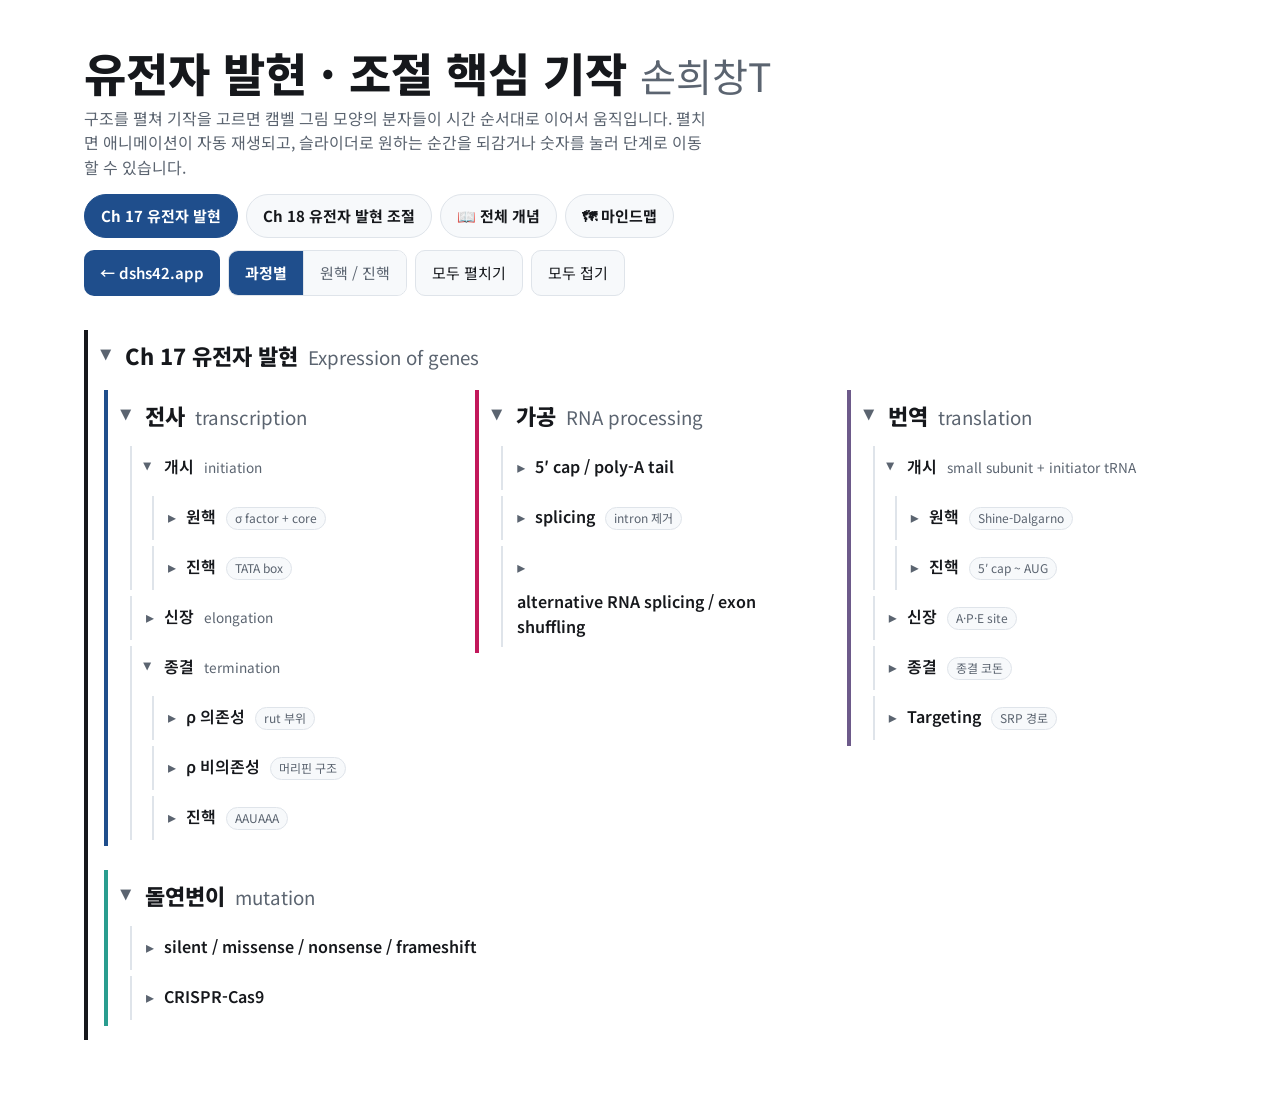
<file: bio.html>
<!DOCTYPE html>
<html lang="ko"><head><meta charset="utf-8"><meta name="viewport" content="width=device-width,initial-scale=1">
<title>일반생물학 · Ch17 핵심 기작</title>
<script>
// dshs42.app '공부' 탭 안에 띄울 때(bio.html?embed=1): 사이트 밝기(data-tone)를 따르고, 높이를 내용에 맞춥니다 (아래 끝 스크립트).
// 따로 열면 기기 설정(다크 · 라이트)을 따릅니다. 사이트가 테마를 바꾸면 vocabTheme() 을 부릅니다 (단어장과 같은 이름).
window.BIO_EMBED = new URLSearchParams(location.search).has('embed') && window.parent !== window;
window.vocabTheme = function () {
  if (!window.BIO_EMBED) return;
  try {
    const p = window.parent.document.documentElement, r = document.documentElement;
    const tone = p.dataset.tone === 'light' ? 'light' : 'dark';
    r.dataset.theme = tone; r.style.colorScheme = tone;
    // 문서와 iframe 의 색 모드가 다르면 브라우저가 iframe 뒤에 흰(검은) 바탕을 깔아 사이트 배경이 가려집니다
    if (window.frameElement) window.frameElement.style.colorScheme = tone;
  } catch (e) {}
};
if (window.BIO_EMBED) { document.documentElement.classList.add('embed'); window.vocabTheme(); }
</script>
<link rel="preconnect" href="https://fonts.googleapis.com"><link href="https://fonts.googleapis.com/css2?family=Noto+Sans+KR:wght@400;600;800&display=swap" rel="stylesheet">
<style>
/* VOICE: 교과서 그림처럼 차분하고 정확하게
   IDEA: 캠벨 Ch17 그림을 한 컷씩 넘기는 "움직이는 교과서 그림"
   PICTURE: 각 기작을 펼치면 큰 SVG 무대에서 분자가 시간 순서대로 움직임
   COLOUR/TYPE: 흰 지면, DNA 파랑·RNA 분홍·리보솜 보라·tRNA 연두 / Noto Sans KR
   LAYOUT: 접히는 구조 트리 → 펼친 칸 안에 그림 무대 + 단계 설명 */
:root{color-scheme:light dark;--bg:light-dark(#ffffff,#121417);--ink:light-dark(#16181c,#e9ebee);--sub:light-dark(#5b6470,#a3abb6);--line:light-dark(#dfe4ea,#2b3138);--card:light-dark(#f7f9fb,#1a1e23);--stage:light-dark(#fbfcfe,#f4f6f9);--acc:#1f4e8c;--pink:#e0457b}
:root[data-theme=light]{color-scheme:light}:root[data-theme=dark]{color-scheme:dark}
*{box-sizing:border-box;min-width:0}
body{margin:0;background:var(--bg);color:var(--ink);font:16px/1.55 "Noto Sans KR",system-ui,sans-serif;overflow-x:clip}
header{padding:clamp(24px,4vw,48px) max(5vw,16px) 12px;max-width:1240px;margin:auto}
h1{font-size:clamp(30px,4.4vw,46px);line-height:1.08;margin:0 0 8px;font-weight:800;text-wrap:balance}
.lead{color:var(--sub);margin:0 0 14px;max-width:70ch}
.tools{display:flex;gap:8px;flex-wrap:wrap}
button{font:inherit;font-size:15px;min-height:44px;padding:0 16px;border-radius:10px;border:1px solid var(--line);background:var(--card);color:var(--ink);cursor:pointer}
button:focus-visible,summary:focus-visible{outline:3px solid #5b95cf;outline-offset:2px}
/* 따로 열었을 때만: 사이트로 돌아가기 (아이폰 홈 화면 앱은 새 창에 뒤로 · 닫기 버튼이 없음) */
a.home{display:inline-flex;align-items:center;min-height:44px;padding:0 16px;border-radius:10px;background:var(--acc);color:#fff;font-size:15px;font-weight:600;text-decoration:none}a.home[hidden]{display:none}
button.pri{background:var(--acc);color:#fff;border-color:var(--acc)}
main{max-width:1240px;margin:auto;padding:8px max(5vw,16px) 64px}
details{border-left:2px solid var(--line);margin:6px 0 6px 6px;padding-left:14px}
details.lv1{border-left:4px solid var(--c,#1f4e8c);margin:14px 0;padding-left:16px}
summary{cursor:pointer;list-style:none;padding:8px 0;font-weight:600;display:flex;gap:10px;align-items:baseline;flex-wrap:wrap;min-height:44px}
summary::-webkit-details-marker{display:none}
summary::before{content:"▸";color:var(--sub);transition:transform .2s;display:inline-block}
details[open]>summary::before{transform:rotate(90deg)}
.lv1>summary{font-size:22px;font-weight:800}
.en{color:var(--sub);font-weight:400;font-size:.85em}
.leaf>summary{color:var(--ink)}
.leaf>summary .tag{font-size:12px;padding:1px 8px;border-radius:99px;background:var(--card);border:1px solid var(--line);color:var(--sub);font-weight:400}
.viewer{background:var(--card);border:1px solid var(--line);border-radius:14px;padding:12px;margin:6px 0 16px}
.stage{background:radial-gradient(circle at 30% 20%,#ffffff 0,#f3f6fa 60%,#e9eef5 100%),var(--stage);background-image:radial-gradient(rgba(120,140,170,.10) 1.2px,transparent 1.6px),radial-gradient(circle at 30% 20%,#ffffff 0,#f2f5f9 60%,#e7ecf3 100%);background-size:22px 22px,100% 100%;border-radius:10px;position:relative;aspect-ratio:820/380;width:100%}
.stage svg{position:absolute;inset:0;width:100%;height:100%;font-family:"Noto Sans KR",sans-serif}

.ctl{display:flex;gap:8px;align-items:center;flex-wrap:wrap;margin-top:10px}
.scrub{flex:1;min-width:160px;accent-color:var(--acc);height:44px}
select{font:inherit;min-height:44px;border-radius:10px;border:1px solid var(--line);background:var(--card);color:var(--ink);padding:0 8px}
.ticks{display:flex;gap:6px;flex-wrap:wrap;margin-top:6px}
.ticks i{font-style:normal;font-size:13px;min-width:32px;height:32px;display:grid;place-items:center;border-radius:8px;background:var(--line);color:var(--sub);cursor:pointer}
.ticks i.on{background:var(--acc);color:#fff}
.cap{margin-top:10px;font-size:16px;min-height:3.2em}
.cap b{color:var(--pink)}
.cap .no{display:inline-block;background:var(--acc);color:#fff;border-radius:6px;padding:0 8px;margin-right:8px;font-size:14px}
.kp{margin:8px 0 0;padding:10px 14px;border-radius:10px;background:light-dark(#fff8e6,#2a2414);border:1px solid light-dark(#efd79a,#5a4a20);font-size:15px}
.kp b{color:light-dark(#a4161a,#ff8a8a)}
@media(max-width:600px){.lv1>summary{font-size:19px}.scrub{width:100%;flex-basis:100%}}

.seg{display:inline-flex;border:1px solid var(--line);border-radius:10px;overflow:hidden}
.seg button{border:0;border-radius:0;background:var(--card);color:var(--sub)}
.seg button+button{border-left:1px solid var(--line)}
.seg button.on{background:var(--acc);color:#fff;font-weight:700}
/* 가로 배치: 넓은 화면(720px 이상)에서 한 줄(.cols)에 큰 갈래를 나란히 둠. 기작을 펼치면 그림은 펼친 자리에 뜨고,
   그 갈래(열)가 넓어져(fitCols) 그림이 작아지지 않게 함 */
.cols{display:grid;gap:0 22px;align-items:start;transition:grid-template-columns .3s}
@media(min-width:720px){
 .cols.n2{grid-template-columns:repeat(2,minmax(0,1fr))}.cols.n3{grid-template-columns:repeat(3,minmax(0,1fr))}
 .cols:is(.n2,.n3)>details.lv1{margin:10px 0}
 .cols:is(.n2,.n3) details.leaf[open]>summary{color:var(--pink)}
}


/* ===== dshs42.app 공부 탭 안 (html.embed): 사이트 배경이 비치고, 스크롤은 사이트 하나로 ===== */
html.embed,html.embed body{background:transparent;overflow:hidden}
html.embed body{display:flow-root}
html.embed header{padding:4px 0 6px}
html.embed h1{font-size:clamp(22px,3.4vw,30px)}
html.embed .lead{font-size:14px}
html.embed main{padding:4px 0 16px}
@media(max-width:600px){html.embed details{margin-left:2px;padding-left:8px}html.embed details.lv1{padding-left:10px}html.embed .viewer{padding:8px}}
/* Netlify 무료 요금제가 HTML 마다 넣는 배지: iframe 안에서는 숨김 (바깥 사이트 것만 남김) */
html.embed #nl-badge-frame,html.embed #nl-hud-frame{display:none!important}
.seg[hidden]{display:none!important}
.chs{display:flex;gap:8px;flex-wrap:wrap;margin:0 0 12px}
.chs button{font-weight:700;border-radius:999px}
.chs button.on{background:var(--acc);border-color:var(--acc);color:#fff}
.mm-wrap{overflow-x:auto;-webkit-overflow-scrolling:touch;margin:4px 0 22px}
svg.mm{display:block;width:100%;height:auto;min-width:720px;max-width:1000px;margin:0 auto}
svg.mm .br{cursor:pointer}
svg.mm .br:hover rect{filter:brightness(1.12)}
#mmView{max-width:1240px;margin:auto;padding:8px max(5vw,16px) 64px}
html.embed #mmView{padding:4px 0 16px}
#mmView[hidden],#tree[hidden],#ccView[hidden]{display:none}
#ccView{max-width:1000px;margin:auto;padding:8px max(5vw,16px) 64px}
html.embed #ccView{padding:4px 0 16px}
#ccView .cc-tools{display:flex;gap:8px;margin:0 0 10px;flex-wrap:wrap}
#ccView #ccQ{flex:1 1 220px;font:inherit;font-size:15px;min-height:44px;padding:0 12px;border-radius:10px;border:1px solid var(--line);background:var(--card);color:var(--ink)}
#ccRes{border:1px solid var(--line);border-radius:10px;background:var(--card);margin:0 0 12px;max-height:320px;overflow:auto}
#ccRes div{padding:9px 12px;cursor:pointer;border-bottom:1px solid var(--line);font-size:14.5px}
#ccRes div:hover{background:rgba(255,213,79,.2)}
#ccView .viz{text-align:center;margin:8px 0;background:var(--stage);border-radius:10px;padding:6px;color:#16181c}
#ccView .viz svg{width:100%;height:auto;max-width:760px}
#ccView .viz img{max-width:100%;border-radius:6px}
#ccView .pcap{font-size:12.5px;color:#5b6470}
#ccView h2.cc-ch{font-size:20px;margin:22px 0 8px;padding-left:10px;border-left:5px solid var(--acc)}
#ccView details.cc-sec{border:1px solid var(--line);border-radius:12px;background:var(--card);margin:0 0 10px;padding:0}
#ccView details.cc-sec>summary{padding:11px 14px;font-weight:800;font-size:16px}
#ccView .cc-body{padding:0 16px 12px;font-size:15px;line-height:1.65}
#ccView .cc-body h3{font-size:15.5px;margin:14px 0 6px;color:var(--acc)}
#ccView .cc-body ul{margin:4px 0;padding-left:20px}
#ccView .cc-body li{margin:3px 0}
#ccView .cc-body table{border-collapse:collapse;width:100%;font-size:14px;margin:6px 0 10px;display:block;overflow-x:auto}
#ccView .cc-body th,#ccView .cc-body td{border:1px solid var(--line);padding:6px 9px;text-align:left;vertical-align:top}
#ccView .cc-body th{color:var(--sub)}
#ccView .cc-body .box{border:1px solid var(--line);border-left:4px solid #d9a441;border-radius:10px;padding:8px 12px;margin:8px 0}
#ccView .cc-body .box.red{border-left-color:#e5383b}
#ccView .cc-body .box.blue{border-left-color:#4a90c2}
#ccView .cc-body .box b.t{display:block;margin-bottom:2px}
#ccView .star{color:#e0a100;font-weight:800}
#ccView mark{background:rgba(255,213,79,.35);color:inherit;padding:0 2px;border-radius:3px}
#ccView .note{display:block;font-size:13px;color:var(--sub)}
/* 원본 교재 스타일 (생명과학 기말 교재 HTML 에서 그대로, 이 칸 안에서만) */
#ccView .orig{background:#fff;color:#222;border-radius:10px;box-shadow:0 2px 10px rgba(0,0,0,.08);padding:8mm 10mm;margin:0 0 18px;font-family:'Noto Sans KR','Noto Sans CJK KR','Apple SD Gothic Neo','Malgun Gothic',sans-serif;font-size:10pt;line-height:1.45;color-scheme:light}
@media (max-width:700px){#ccView .orig{padding:5mm 4mm}}
#ccView .orig img{max-width:100%}
#ccOutline .cc-rows{border:1.5px solid #c9d4e0;border-radius:2mm;overflow:hidden;margin:2mm 0 4mm}
#ccOutline .cc-row{display:grid;grid-template-columns:minmax(0,1fr) 240px;border-top:1px solid #d5dde8;cursor:pointer;transition:background .15s}
#ccOutline .cc-row:first-child{border-top:0}
#ccOutline .cc-row:not(:has(.cc-pic)){grid-template-columns:minmax(0,1fr)}
#ccOutline .cc-row:hover,#ccOutline .cc-row:focus-visible{background:#fffbe6;outline:none}
#ccOutline .cc-no{display:flex;align-items:center;justify-content:center;font-weight:900;font-size:15pt;color:#1d3557;border-right:1px solid #d5dde8;background:#f6f9fc}
#ccOutline .cc-main{padding:2.4mm 3mm;min-width:0}
#ccOutline .cc-t{font-weight:800;font-size:11pt;color:#16181c;margin-bottom:1mm;line-height:1.4}
#ccOutline .cc-mech{font-size:8.4pt;font-weight:800;color:#fff;background:#e76f51;border-radius:99px;padding:1px 8px;white-space:nowrap;vertical-align:1px}
#ccOutline .cc-more{font-size:8.6pt;font-weight:700;color:#2a6f97;white-space:nowrap}
#ccOutline .cc-s{font-size:9.6pt;line-height:1.6;color:#333}
#ccOutline .cc-s b{color:#16181c}
#ccOutline .cc-s table{font-size:8.6pt;margin:1.5mm 0}
#ccOutline .cc-pic{border-left:1px solid #d5dde8;padding:2mm;display:flex;align-items:center;justify-content:center}
#ccOutline .cc-pic img{width:100%;border-radius:1.5mm;background:#fff}
@media (max-width:700px){#ccOutline .cc-row{grid-template-columns:minmax(0,1fr)}#ccOutline .cc-pic{border-left:0;padding:0 3mm 3mm}}
#ccView .orig h1{font-size: 20pt; margin: 0 0 2mm; color: #1d3557;}
#ccView .orig .sub{color: #555; margin-bottom: 4mm;}
#ccView .orig h2{font-size: 14pt; color: #fff; background: #1d3557; padding: 2mm 3mm; margin: 6mm 0 3mm; border-radius: 2mm; page-break-after: avoid;}
#ccView .orig h3{font-size: 11pt; color: #1d3557; border-bottom: 1.5px solid #a8c5e0; padding-bottom: 1mm; margin: 5mm 0 2mm; page-break-after: avoid;}
#ccView .orig h4{font-size: 10pt; margin: 3mm 0 1mm; color: #333; page-break-after: avoid;}
#ccView .orig ul{margin: 1mm 0 2mm; padding-left: 5mm;}
#ccView .orig li{margin: 0.5mm 0;}
#ccView .orig table{border-collapse: collapse; width: 100%; margin: 2mm 0 3mm; font-size: 9pt; page-break-inside: avoid;}
#ccView .orig th,#ccView .orig td{border: 1px solid #b9c7d6; padding: 1.3mm 2mm; vertical-align: top; text-align: left;}
#ccView .orig th{background: #e8f0f8; color: #1d3557;}
#ccView .orig .en{color: #2a6f97; font-size: 8.6pt; font-weight: normal;}
#ccView .orig .star{color: #d62828; font-weight: bold;}
#ccView .orig mark{background: #fff3a3; padding: 0 0.5mm;}
#ccView .orig .box{border: 1.5px solid #e9b44c; background: #fffaf0; border-radius: 2mm; padding: 2.5mm 3.5mm; margin: 3mm 0; page-break-inside: avoid;}
#ccView .orig .box.red{border-color: #e07a7a; background: #fff4f4;}
#ccView .orig .box.blue{border-color: #8fb3d9; background: #f3f8fd;}
#ccView .orig .box b.t{display: block; margin-bottom: 1mm;}
#ccView .orig .legend{font-size: 8.8pt; border: 1px dashed #aaa; padding: 2mm 3mm; border-radius: 2mm; margin-bottom: 3mm;}
#ccView .orig .fig{text-align: center; margin: 2mm 0 3mm; page-break-inside: avoid;}
#ccView .orig .fig img{width: 78%; border: 1px solid #ccc; border-radius: 1.5mm;}
#ccView .orig .fig.small img{width: 60%;}
#ccView .orig .fig .cap{font-size: 8pt; color: #666;}
#ccView .orig .q{font-weight: bold; color: #1d3557;}
#ccView .orig .a{margin: 0.5mm 0 2mm 4mm;}
#ccView .orig .mono{font-family: "DejaVu Sans Mono", monospace; font-size: 8.5pt;}
#ccView .orig .map{border: 2px solid #1d3557; border-radius: 3mm; padding: 4mm; margin-top: 2mm;}
#ccView .orig .maptitle{font-size: 14pt; font-weight: bold; color: #1d3557; text-align: center; margin-bottom: 3mm;}
#ccView .orig .core{background: #1d3557; color: #fff; text-align: center; padding: 3mm; border-radius: 2mm; font-size: 10.5pt;}
#ccView .orig .core .en{color: #cfe3f5;}
#ccView .orig .arrow{text-align: center; color: #1d3557; font-size: 12pt; margin: 1mm 0;}
#ccView .orig .cols{display: flex; gap: 2mm; align-items: stretch;}
#ccView .orig .col{flex: 1; border-radius: 2mm; padding: 2.5mm;}
#ccView .orig .c21{background: #fff6e8; border: 1.5px solid #e9b44c;}
#ccView .orig .c22{background: #eef5fc; border: 1.5px solid #8fb3d9;}
#ccView .orig .mid{width: 16mm; text-align: center; font-size: 16pt; color: #1d3557; padding-top: 60mm;}
#ccView .orig .mid span{font-size: 7.5pt; display: block; line-height: 1.3;}
#ccView .orig .chap{font-weight: bold; font-size: 11pt; text-align: center; margin-bottom: 2mm; color: #1d3557;}
#ccView .orig .node{background: #fff; border: 1px solid #ccc; border-radius: 1.5mm; padding: 2mm 2.5mm; font-size: 8.8pt; line-height: 1.45;}
#ccView .orig .down{text-align: center; font-size: 8.5pt; color: #666; margin: 1mm 0;}
#ccView .orig .mapfoot{margin-top: 3mm; background: #fff3a3; padding: 2.5mm 3mm; border-radius: 2mm; font-size: 9pt;}
#ccView .orig .two{display: flex; gap: 4mm;}
#ccView .orig .two > div{flex: 1;}
#ccView .orig h1{font-size: 20pt; margin: 0 0 2mm; color: #1d3557;}
#ccView .orig .sub{color: #555; margin-bottom: 4mm;}
#ccView .orig h2{font-size: 14pt; color: #fff; background: #1d3557; padding: 2mm 3mm; margin: 6mm 0 3mm; border-radius: 2mm; page-break-after: avoid;}
#ccView .orig h3{font-size: 11pt; color: #1d3557; border-bottom: 1.5px solid #a8c5e0; padding-bottom: 1mm; margin: 5mm 0 2mm; page-break-after: avoid;}
#ccView .orig h4{font-size: 10pt; margin: 3mm 0 1mm; color: #333; page-break-after: avoid;}
#ccView .orig ul{margin: 1mm 0 2mm; padding-left: 5mm;}
#ccView .orig li{margin: 0.5mm 0;}
#ccView .orig table{border-collapse: collapse; width: 100%; margin: 2mm 0 3mm; font-size: 9pt; page-break-inside: avoid;}
#ccView .orig th,#ccView .orig td{border: 1px solid #b9c7d6; padding: 1.3mm 2mm; vertical-align: top; text-align: left;}
#ccView .orig th{background: #e8f0f8; color: #1d3557;}
#ccView .orig .en{color: #2a6f97; font-size: 8.6pt; font-weight: normal;}
#ccView .orig .star{color: #d62828; font-weight: bold;}
#ccView .orig mark{background: #fff3a3; padding: 0 0.5mm;}
#ccView .orig .box{border: 1.5px solid #e9b44c; background: #fffaf0; border-radius: 2mm; padding: 2.5mm 3.5mm; margin: 3mm 0; page-break-inside: avoid;}
#ccView .orig .box.red{border-color: #e07a7a; background: #fff4f4;}
#ccView .orig .box.blue{border-color: #8fb3d9; background: #f3f8fd;}
#ccView .orig .box b.t{display: block; margin-bottom: 1mm;}
#ccView .orig .legend{font-size: 8.8pt; border: 1px dashed #aaa; padding: 2mm 3mm; border-radius: 2mm; margin-bottom: 3mm;}
#ccView .orig .fig{text-align: center; margin: 2mm 0 3mm; page-break-inside: avoid;}
#ccView .orig .fig img{width: 78%; border: 1px solid #ccc; border-radius: 1.5mm;}
#ccView .orig .fig.small img{width: 60%;}
#ccView .orig .fig .cap{font-size: 8pt; color: #666;}
#ccView .orig .q{font-weight: bold; color: #1d3557;}
#ccView .orig .a{margin: 0.5mm 0 2mm 4mm;}
#ccView .orig .mono{font-family: "DejaVu Sans Mono", monospace; font-size: 8.5pt;}
#ccView .orig .map{border: 2px solid #1d3557; border-radius: 3mm; padding: 4mm; margin-top: 2mm;}
#ccView .orig .maptitle{font-size: 14pt; font-weight: bold; color: #1d3557; text-align: center; margin-bottom: 3mm;}
#ccView .orig .core{background: #1d3557; color: #fff; text-align: center; padding: 3mm; border-radius: 2mm; font-size: 10.5pt;}
#ccView .orig .core .en{color: #cfe3f5;}
#ccView .orig .arrow{text-align: center; color: #1d3557; font-size: 12pt; margin: 1mm 0;}
#ccView .orig .cols{display: flex; gap: 2mm; align-items: stretch;}
#ccView .orig .col{flex: 1; border-radius: 2mm; padding: 2.5mm;}
#ccView .orig .c21{background: #fff6e8; border: 1.5px solid #e9b44c;}
#ccView .orig .c22{background: #eef5fc; border: 1.5px solid #8fb3d9;}
#ccView .orig .mid{width: 16mm; text-align: center; font-size: 16pt; color: #1d3557; padding-top: 60mm;}
#ccView .orig .mid span{font-size: 7.5pt; display: block; line-height: 1.3;}
#ccView .orig .chap{font-weight: bold; font-size: 11pt; text-align: center; margin-bottom: 2mm; color: #1d3557;}
#ccView .orig .node{background: #fff; border: 1px solid #ccc; border-radius: 1.5mm; padding: 2mm 2.5mm; font-size: 8.8pt; line-height: 1.45;}
#ccView .orig .down{text-align: center; font-size: 8.5pt; color: #666; margin: 1mm 0;}
#ccView .orig .mapfoot{margin-top: 3mm; background: #fff3a3; padding: 2.5mm 3mm; border-radius: 2mm; font-size: 9pt;}
#ccView .orig .viz{margin: 2mm 0 3mm; page-break-inside: avoid; text-align:center;}
#ccView .orig .viz svg{width: 100%; height: auto;}
#ccView .orig .vwrap{page-break-inside: avoid;}
#ccView .orig .vcap{font-size: 8.5pt; color:#1d3557; font-weight:bold; margin: 3mm 0 0;}
#ccView .orig .two{display: flex; gap: 4mm;}
#ccView .orig .two > div{flex: 1;}
#ccView .orig .map .node{font-size:7.9pt;line-height:1.33;padding:1.3mm 2mm}
#ccView .orig .map .down{margin:.2mm 0;font-size:7.3pt}
#ccView .orig .map .chap{font-size:10pt;margin-bottom:1mm}
#ccView .orig .map .core{padding:2mm;font-size:9.5pt}
#ccView .orig .map .arrow{margin:.3mm 0}
#ccView .orig .map{padding:3mm;margin-top:1mm}
#ccView .orig .maptitle{margin-bottom:2mm!important}
#ccView .orig .map .col{padding:2mm}
#ccView .orig .mapfoot{margin-top:2mm!important}
#ccView .orig }
body{font-family: "Noto Sans CJK KR", sans-serif; font-size: 10pt; color: #222; line-height: 1.45;}
#ccView .orig h1{font-size: 22pt; color: #1d3557; margin: 0 0 2mm;}
#ccView .orig h2{font-size: 15pt; color: #fff; background: #1d3557; padding: 2.2mm 3.5mm; border-radius: 2mm; margin: 0 0 3mm;}
#ccView .orig h2 .t{font-size: 10pt; color: #cfe3f5; font-weight: normal;}
#ccView .orig .intro{border: 1.5px solid #8fb3d9; background: #f3f8fd; border-radius: 2mm; padding: 4mm 5mm; margin: 5mm 0;}
#ccView .orig .step{display: flex; gap: 3mm; margin: 2.5mm 0;}
#ccView .orig .num{background:#1d3557; color:#fff; border-radius: 50%; width: 7mm; height: 7mm; text-align:center; line-height:7mm; font-weight:bold; flex: none;}
#ccView .orig .map svg{width: 100%; height: auto;}
#ccView .orig .bsec{margin: 0 0 3.5mm; page-break-inside: avoid;}
#ccView .orig .bh{font-weight: bold; color: #1d3557; font-size: 11pt; border-bottom: 1.5px solid #a8c5e0; padding-bottom: 1mm; margin-bottom: 1.5mm;}
#ccView .orig .bi{margin: 1mm 0 1mm 2mm; padding-bottom: 5.5mm; border-bottom: 1px dotted #c8d2de;}
#ccView .orig .cb{color: #1d3557; margin-right: 2mm;}
#ccView .orig .note{font-size: 9pt; color: #555; margin-bottom: 4mm;}
#ccView .orig table.ck{border-collapse: collapse; width: 100%; font-size: 9.2pt;}
#ccView .orig table.ck th,#ccView .orig table.ck td{border: 1px solid #b9c7d6; padding: 1.0mm 2mm;}
#ccView .orig table.ck th{background: #e8f0f8; color: #1d3557;}
#ccView .orig td.c{text-align: center; font-size: 12pt; color: #1d3557;}
#ccView .orig .wb{page-break-inside: avoid; margin: 0 0 3mm; border: 1.2px solid #b9c7d6; border-radius: 2mm;}
#ccView .orig .wq{background: #eef4fb; padding: 1.4mm 3mm; font-weight: bold; color: #1d3557; font-size: 10.5pt; border-bottom: 1px solid #b9c7d6; border-radius: 2mm 2mm 0 0;}
#ccView .orig .wn{color: #e76f51; margin-right: 2.5mm;}
#ccView .orig .wa{height: 52mm; background-image: linear-gradient(#e6ebf1 1px, transparent 1px), linear-gradient(90deg, #e6ebf1 1px, transparent 1px); background-size: 5mm 5mm;}
#ccView .orig .mmap svg{width:100%;height:auto}
#ccView .orig .goalbox{border:2px solid #c2185b;background:#fff0f5;border-radius:2.5mm;padding:2.5mm 4mm;margin:3mm 0;font-size:11pt}
#ccView .orig .plan td,#ccView .orig .plan th{font-size:9.2pt;padding:1.1mm 1.8mm}
#ccView .orig .memo-h{background:#b5651d;color:#fff;font-weight:800;font-size:12pt;padding:2mm 3.5mm;border-radius:2mm;margin:3mm 0 2mm}
#ccView .orig .memo-h span{display:block;font-size:8.8pt;font-weight:normal;opacity:.9}
#ccView .orig .mt{width:100%;border-collapse:collapse;font-size:9.4pt}
#ccView .orig .mt th{background:#fdebd3;color:#7a4b00}
#ccView .orig .mt td{border:1px solid #e3c9a0;padding:1.4mm 2mm;vertical-align:top}
#ccView .orig .mt tr{}
#ccView .orig .mq{background:#fffaf2;font-size:9pt}
#ccView .orig .ma{line-height:1.55}
#ccView .orig .mc{text-align:center;color:#b5651d;white-space:nowrap}
#ccView .orig .road td,#ccView .orig .road th{font-size:9.6pt}
#ccView .orig .lv{display:inline-block;width:100%;height:4mm;background:#eee;border-radius:2mm;position:relative}
#ccView .orig .lv i{position:absolute;left:0;top:0;bottom:0;background:linear-gradient(90deg,#8fb3d9,#1d3557);border-radius:2mm}
#ccView .orig .intro2{border-left:4px solid #1d3557;background:#f3f6fa;padding:2.5mm 3.5mm;margin:0 0 3mm;font-size:10.2pt;line-height:1.6}
#ccView .orig .ord{margin:0 0 3mm}
#ccView .orig .ord td{font-size:9.8pt}
#ccView .orig .cpt-h{font-weight:800;color:#fff;background:#3d5a80;padding:1.8mm 3.5mm;border-radius:2mm;margin:4mm 0 2mm;font-size:12pt}
#ccView .orig .cpt{border:1.2px solid #c9d4e0;border-radius:2mm;padding:1mm 4mm 3mm}
#ccView .orig .cpt h2{font-size:12.5pt;margin:3mm 0 2mm}
#ccView .orig .pq-h{background:#6a4c93;color:#fff;font-weight:800;font-size:13pt;padding:2.2mm 4mm;border-radius:2mm;margin:3mm 0 2mm}
#ccView .orig .pq-h.en{background:#0b6e4f}
#ccView .orig .pq-h.hd{background:#9a3412}
#ccView .orig .hq .wq{line-height:1.65}
#ccView .orig .htag{background:#9a3412;color:#fff;border-radius:1.5mm;padding:0 1.6mm;font-size:8.4pt;font-weight:700}
#ccView .orig .hfig{margin:2mm auto;text-align:center}
#ccView .orig .hfig svg{width:100%;height:auto}
#ccView .orig .hcap{font-size:8.6pt;color:#666;text-align:center}
#ccView .orig .htb{border-collapse:collapse;margin:2mm 0;font-size:9.4pt}
#ccView .orig .htb th{background:#f3e7df;padding:1mm 3mm}
#ccView .orig .htb td{border:1px solid #ddd;padding:1mm 3mm;text-align:center;min-width:14mm}
#ccView .orig .pq-h span{display:block;font-size:9pt;font-weight:normal;opacity:.92}
#ccView .orig .pq-s{font-weight:800;color:#444;border-bottom:1.5px solid #bbb;margin:4mm 0 2mm;padding-bottom:.8mm;font-size:10.5pt}
#ccView .orig .pq{border:1px solid #d9d2e6;border-radius:2mm;padding:2mm 3mm;margin:0 0 2.5mm;}
#ccView .orig .pqq{font-size:10pt;line-height:1.6;margin-bottom:1.5mm}
#ccView .orig .ops{font-size:9.6pt;line-height:1.55;padding-left:2mm}
#ccView .orig .op{margin:.4mm 0}
#ccView .orig .pscore{border:1.5px dashed #6a4c93;border-radius:2mm;padding:2mm 3mm;margin:3mm 0;font-size:10pt}
#ccView .orig .pk{background:#fff3e0;color:#b5651d;font-weight:700;border-radius:1.5mm;padding:0 1.5mm;font-size:8.6pt}
#ccView .orig .ml{}
#ccView .orig .ml-h{border:none!important;padding:2.4mm 4mm!important}
#ccView .orig .ml-h,#ccView .orig .ms-h{background:#1d3557;color:#fff;font-weight:800;font-size:13pt;padding:2.2mm 4mm;border-radius:2mm;margin:3mm 0 2mm}
#ccView .orig .ml-h span,#ccView .orig .ms-h span{display:block;font-size:9pt;font-weight:normal;opacity:.9}
#ccView .orig .mlt{width:100%;border-collapse:collapse}
#ccView .orig .mlt td{border:1px solid #d5dde8;padding:1.6mm 2mm;vertical-align:middle}
#ccView .orig .mlt tr{}
#ccView .orig .mg td{color:#fff;font-weight:800;font-size:10pt;padding:1.2mm 3mm}
#ccView .orig .mn{width:7mm;text-align:center;font-weight:900;font-size:14pt;color:#1d3557}
#ccView .orig .mt1{font-weight:800;font-size:10.6pt;margin-bottom:1mm}
#ccView .orig .mkp{font-size:9pt;line-height:1.5;color:#333}
#ccView .orig .mi{width:48mm}
#ccView .orig .mi img{width:48mm;border-radius:1mm}
#ccView .orig .kb{font-size:7.6pt;font-weight:700;border-radius:2mm;padding:.2mm 1.6mm;color:#fff;vertical-align:middle}
#ccView .orig .kbp{background:#e76f51}
#ccView .orig .kbe{background:#3d5a80}
#ccView .orig .kbc{background:#6a8d73}
#ccView .orig .ms{border:1.2px solid #c9d4e0;border-radius:2mm;padding:2mm 3mm;margin:0 0 4mm;}
#ccView .orig .ms-t{font-weight:800;font-size:11.5pt;margin:4mm 0 1mm;color:#1d3557;border-left:4px solid #1d3557;padding-left:2.5mm;}
#ccView .orig .sg{width:100%;border-collapse:separate;border-spacing:1.5mm;table-layout:fixed}
#ccView .orig .sg tr{}
#ccView .orig .sg td{border:none}
#ccView .orig .sg td.sc{width:33.3%;vertical-align:top;border:1px solid #e5e9ef;border-radius:1.5mm;padding:1mm}
#ccView .orig .sc img{width:100%;display:block}
#ccView .orig .scap{font-size:8.4pt;line-height:1.45;padding:1mm .5mm}
#ccView .orig .scap .sn{display:inline-block;font-weight:800;background:#1d3557;color:#fff;border-radius:50%;width:4.6mm;height:4.6mm;text-align:center;line-height:4.6mm;font-size:8pt;margin-right:1mm}
#ccView .orig .mkp2{font-size:9pt;background:#f3f6fa;border-radius:1.5mm;padding:1.6mm 2.5mm;margin-top:2mm;line-height:1.5}
#ccView .orig .nck{width:100%;border-collapse:collapse}
#ccView .orig .nck td{padding:2.6mm 2mm;font-size:10pt;width:50%}
#ccView .orig .card{border:2px solid #e9a03b;background:#fffaf0;border-radius:2.5mm;padding:3mm 4mm;margin:3mm 0;}
#ccView .orig .card-h{font-weight:800;color:#b5651d;font-size:11.5pt;margin-bottom:1.5mm}
#ccView .orig .ci{margin:1.2mm 0 1.2mm 2mm;font-size:10.2pt}
#ccView .orig .tip{margin-top:2mm;padding-top:2mm;border-top:1px dashed #e9a03b;font-size:9.8pt}
#ccView .orig .viz{text-align:center;margin:2mm 0;}
#ccView .orig .viz img{border:1px solid #d5dde6;border-radius:1.5mm}
#ccView .orig .viz svg{width:100%;height:auto}
#ccView .orig .pcap{font-size:8pt;color:#666}
#ccView .orig table.imgrow{border:none}
#ccView .orig table.imgrow td{border:none;width:50%}
#ccView .orig table.imgrow img{width:100%}
#ccView .orig .dh{color:#fff;border-radius:2.5mm;padding:2.5mm 4mm;display:flex;align-items:baseline;gap:4mm;margin-bottom:2.5mm}
#ccView .orig .dt{font-size:20pt;font-weight:800}
#ccView .orig .dd{font-size:13pt;font-weight:700;opacity:.85}
#ccView .orig .ph{margin-left:auto;font-size:11pt;border:1.5px solid #fff;border-radius:3mm;padding:.3mm 3mm}
#ccView .orig .goal{font-size:11pt;margin-bottom:2mm}
#ccView .orig .tm{float:right;color:#555}
#ccView .orig .todo{border:1.3px solid #c9d4e0;border-radius:2mm;padding:2mm 3.5mm;margin-bottom:3mm;background:#fafcff}
#ccView .orig .ti{margin:.8mm 0 .8mm 2mm;font-size:10.2pt}
#ccView .orig .rv{border:1.3px dashed #e9a03b;border-radius:2mm;margin-bottom:3mm;}
#ccView .orig .gr{margin:3mm 0;font-size:9pt;}
#ccView .orig .gt{border-collapse:collapse;width:100%;margin-top:1.5mm}
#ccView .orig .gt td{border:1px solid #c9d4e0;text-align:center;font-size:8.5pt;padding:1mm;width:10%}
#ccView .orig .g{color:#999;letter-spacing:1mm}
#ccView .orig .anh{background:#2a9d8f;color:#fff;font-weight:800;font-size:13pt;padding:2mm 3.5mm;border-radius:2mm;margin-bottom:3mm}
#ccView .orig .anh span{font-size:9.5pt;font-weight:normal}
#ccView .orig .an{border-left:3px solid #2a9d8f;padding:1mm 0 1mm 3mm;margin:0 0 3mm;}
#ccView .orig .aq{font-weight:bold;color:#1d3557;font-size:10pt}
#ccView .orig .aa{font-size:9.6pt;margin-top:.8mm}
#ccView .orig .aa b{color:#c2185b}
#ccView .orig .ai img{width:48%;margin:1mm 1% 0 0;border:1px solid #d5dde6;border-radius:1.5mm}
#ccView .orig table.t{border-collapse:collapse;margin:1mm 0;font-size:9pt}
#ccView .orig table.t th,#ccView .orig table.t td{border:1px solid #bbb;padding:.6mm 2mm}
#ccView .orig h3{font-size:12pt;color:#1d3557;margin:3mm 0 1.5mm}
#ccView .orig .box{border:1.5px solid #e07a7a;background:#fff4f4;border-radius:2mm;padding:2.5mm 3.5mm;margin:2mm 0;font-size:9.4pt}
#ccView .orig .box .t{display:block;color:#7a1f1f;margin-bottom:1mm}
#ccView .orig .box b{color:#7a1f1f}
#ccView .orig img{max-width:100%}
#ccView .orig [data-c]{cursor:pointer;transition:background .15s,box-shadow .15s;border-radius:4px}
#ccView .orig [data-c]:hover{background:rgba(255,213,79,.28)!important;box-shadow:0 0 0 2px rgba(255,193,7,.55)}
#ccView .orig svg text[data-c]:hover{fill:#c2185b!important}
svg.mm .lf{cursor:pointer}
svg.mm .lf:hover text{text-decoration:underline}
#mmPop{position:absolute;inset:0;min-height:100%;background:rgba(0,0,0,.45);z-index:50}
#mmPop[hidden]{display:none}
#mmPop .mmp-box{max-width:520px;margin:40px auto 0;width:calc(100% - 32px);background:var(--card);color:var(--ink);border:1px solid var(--line);border-top:5px solid var(--line);border-radius:14px;box-shadow:0 12px 40px rgba(0,0,0,.35)}
#mmPop .mmp-h{display:flex;gap:10px;align-items:center;justify-content:space-between;padding:12px 14px 4px;font-size:16.5px}
#mmPop .mmp-x{border:0;background:transparent;font-size:18px;color:var(--sub);cursor:pointer;min-height:36px;padding:0 8px}
#mmPop .mmp-b{padding:2px 16px 16px;font-size:15px;line-height:1.65}
#mmPop .mmp-b p{margin:4px 0}
#mmPop .mmdl{margin:4px 0;display:grid;gap:2px}
#mmPop .mmdl dt{font-weight:800;margin-top:8px}
#mmPop .mmdl dd{margin:0;color:var(--ink)}
body{position:relative}

h3.mmh{margin:6px 0 2px;font-size:18px}
p.mmhint{color:var(--sub);font-size:14px;margin:0 0 10px}
</style></head><body>
<header>
<h1>유전자 발현 · 조절 핵심 기작 <span class="en">손희창T</span></h1>
<p class="lead">구조를 펼쳐 기작을 고르면 캠벨 그림 모양의 분자들이 시간 순서대로 이어서 움직입니다. 펼치면 애니메이션이 자동 재생되고, 슬라이더로 원하는 순간을 되감거나 숫자를 눌러 단계로 이동할 수 있습니다.</p>
<div class="chs" role="group" aria-label="단원"><button data-ch="17">Ch 17 유전자 발현</button><button data-ch="18">Ch 18 유전자 발현 조절</button><button data-ch="all">📖 전체 개념</button><button data-ch="mm">🗺 마인드맵</button></div>
<div class="tools"><a class="home" id="bioHome" href="./" hidden>← dshs42.app</a><span class="seg" role="group" aria-label="보는 방식"><button data-view="step">과정별</button><button data-view="org">원핵 / 진핵</button></span><button id="openAll">모두 펼치기</button><button id="closeAll">모두 접기</button></div>
</header>
<script>
// 공부 탭 밖에서 열렸을 때만 보이는 버튼. 사이트의 '새 창에서 크게 보기'로 열린 창이면 사이트로 가지 않고 이 창을 닫음 (사이트가 두 번 열리지 않게)
(function () {
  if (window.BIO_EMBED) return;
  var a = document.getElementById("bioHome"); if (!a) return;
  var fromSite = false;
  try { fromSite = !!document.referrer && new URL(document.referrer).origin === location.origin; } catch (e) {}
  a.hidden = false;
  if (!fromSite) return;
  a.textContent = "✕ 이 창 닫기";
  a.addEventListener("click", function (e) {
    e.preventDefault();
    window.close();
    setTimeout(function () { a.textContent = "이 창을 닫으면 사이트로 돌아가요"; }, 300);
  });
})();
</script>
<main id="tree"></main>
<section id="ccView" hidden>
<p class="mmhint">Ch 17 · 18 핵심 개념을 PPT 순서대로 모았어요. 개념 줄을 누르면 자세한 설명 · 외울 것 · 그림 · 표 · 자주 틀리는 것이 팝업으로 떠요. 밑줄 친 용어는 올리면(폰은 누르면) 뜻이 나와요.</p>
<div class="cc-tools"><input id="ccQ" type="search" placeholder="문항 · 개념 검색 (예: SRP)" autocomplete="off"></div>
<div id="ccRes" hidden></div>
<div class="orig" id="ccOutline"></div>
<div class="orig cc-src" hidden>

<div class="cpt"><h2 data-c="손1">17.1 유전자는 전사와 번역을 통해 단백질을 지정한다 <span class="en" style="color:#cfe3f5">Genes specify proteins</span></h2>
<h3 data-c="장47">유전 정보의 흐름 <span class="en">The flow of genetic information</span></h3>
<ul>
<li data-c="손5">유전자의 정보 = 뉴클레오타이드의 특정 서열 <span class="en">(specific sequence)</span>. DNA는 단백질 합성을 지시함으로써 특정 형질을 유도.</li>
<li data-c="손2"><span class="star">★</span> <mark>유전자형과 표현형 사이의 연결고리 = 단백질</mark> <span class="en">(genotype ↔ phenotype : protein)</span></li>
<li data-c="손5"><b>유전자 발현</b> <span class="en">(gene expression)</span> = DNA가 단백질 합성을 지시하는 과정 → 2단계: <b>전사</b><span class="en">(transcription)</span> + <b>번역</b><span class="en">(translation)</span></li>
</ul>
<h3 data-c="손1">가로드의 제안 (1902) <span class="en">Archibald Garrod</span></h3>
<ul>
<li data-c="손1">영국 의사 가로드: <b>유전자가 효소를 통해 표현형을 결정</b>한다고 제안. 유전병 증상 = 특정 효소를 합성하지 못한 결과 → "<b>선천성 대사 이상</b>" <span class="en">(inborn errors of metabolism)</span></li>
<li data-c="손1"><span class="star">★</span> 근거 ① <b>알캅톤뇨증</b> <span class="en">(alkaptonuria)</span>: 효소가 없어 중간 산물이 쌓여 소변이 검게 변함 / 근거 ② <b>근친혼 가계</b>에서 함께 발병 → 유전적 연관</li>
</ul>
<h3 data-c="손2"><span class="star">★</span> 비들과 테이텀 — 붉은빵곰팡이의 영양요구성 돌연변이 <span class="en">Beadle &amp; Tatum, Neurospora</span></h3>
<div class="vwrap"><div class="viz"><svg font-family="Noto Sans CJK KR, sans-serif" viewBox="0 0 700 265" xmlns="http://www.w3.org/2000/svg"><defs>
<marker id="ah" markerHeight="9" markerUnits="userSpaceOnUse" markerWidth="9" orient="auto-start-reverse" refX="9" refY="5" viewBox="0 0 10 10"><path d="M0,0 L10,5 L0,10 z" fill="#444"></path></marker>
<marker id="ahr" markerHeight="9" markerUnits="userSpaceOnUse" markerWidth="9" orient="auto-start-reverse" refX="9" refY="5" viewBox="0 0 10 10"><path d="M0,0 L10,5 L0,10 z" fill="#c0392b"></path></marker>
<radialGradient cx="40%" cy="35%" id="gL" r="70%"><stop offset="0" stop-color="#e6dcf0"></stop><stop offset="1" stop-color="#8f78ad"></stop></radialGradient>
<radialGradient cx="40%" cy="35%" id="gS" r="70%"><stop offset="0" stop-color="#efe8f6"></stop><stop offset="1" stop-color="#a593c0"></stop></radialGradient>
<radialGradient cx="40%" cy="35%" id="gPol" r="70%"><stop offset="0" stop-color="#fbf1dc"></stop><stop offset="1" stop-color="#c8a061"></stop></radialGradient>
<radialGradient cx="40%" cy="35%" id="gTF1" r="70%"><stop offset="0" stop-color="#e3f5d9"></stop><stop offset="1" stop-color="#6fae55"></stop></radialGradient>
<radialGradient cx="40%" cy="35%" id="gTF2" r="70%"><stop offset="0" stop-color="#fff4cc"></stop><stop offset="1" stop-color="#e2b33b"></stop></radialGradient>
<radialGradient cx="40%" cy="35%" id="gTF3" r="70%"><stop offset="0" stop-color="#dcefff"></stop><stop offset="1" stop-color="#5b95cf"></stop></radialGradient>
<radialGradient cx="40%" cy="35%" id="gSp" r="70%"><stop offset="0" stop-color="#f3e6f7"></stop><stop offset="1" stop-color="#a77ab8"></stop></radialGradient>
<radialGradient cx="40%" cy="35%" id="gCas" r="70%"><stop offset="0" stop-color="#fbe3d3"></stop><stop offset="1" stop-color="#d9824b"></stop></radialGradient>
<radialGradient cx="40%" cy="35%" id="gEnz" r="70%"><stop offset="0" stop-color="#e2f1f7"></stop><stop offset="1" stop-color="#5f9fb8"></stop></radialGradient>
<radialGradient cx="50%" cy="40%" id="gCell" r="70%"><stop offset="0" stop-color="#fffdf5"></stop><stop offset="1" stop-color="#f1e6c8"></stop></radialGradient>
<radialGradient cx="50%" cy="40%" id="gNuc" r="70%"><stop offset="0" stop-color="#f6f0ff"></stop><stop offset="1" stop-color="#d5c6ea"></stop></radialGradient>
<linearGradient id="gTR" x1="0" x2="1" y1="0" y2="0"><stop offset="0" stop-color="#c9e58a"></stop><stop offset="0.5" stop-color="#eef8cf"></stop><stop offset="1" stop-color="#a7cc55"></stop></linearGradient>
<linearGradient id="gER" x1="0" x2="0" y1="0" y2="1"><stop offset="0" stop-color="#f7d9c4"></stop><stop offset="1" stop-color="#e3a77f"></stop></linearGradient>
</defs><rect fill="#fbfcfe" height="255" rx="6" stroke="#cfd8e3" stroke-width="1.2" width="690" x="5" y="5"></rect><text data-c="손2" fill="#1d3557" font-size="11.5" font-weight="bold" text-anchor="middle" x="350.0" y="22">Beadle &amp; Tatum — 붉은빵곰팡이(Neurospora crassa)로 영양요구성 돌연변이 찾기</text><circle cx="28" cy="45" fill="#1d3557" r="8" stroke="none" stroke-width="1"></circle><text fill="#fff" font-size="9.5" font-weight="bold" text-anchor="middle" x="28" y="48.6">1</text><text data-c="손2" fill="#222" font-size="10" font-weight="normal" text-anchor="start" x="42" y="49">완전 배지에 포자</text><ellipse cx="75" cy="85" fill="#f6efe0" rx="34" ry="12" stroke="#9a8a6a" stroke-width="1.2"></ellipse><ellipse cx="75" cy="82" fill="#fffaf0" rx="34" ry="10" stroke="#b9a985" stroke-width="1"></ellipse><text data-c="손2" fill="#555" font-size="9" font-style="italic" font-weight="normal" text-anchor="middle" x="75" y="112">complete medium</text><line marker-end="url(#ah)" stroke="#444" stroke-width="1.6" x1="118" x2="150" y1="80" y2="80"></line><circle cx="160" cy="45" fill="#1d3557" r="8" stroke="none" stroke-width="1"></circle><text fill="#fff" font-size="9.5" font-weight="bold" text-anchor="middle" x="160" y="48.6">2</text><text data-c="손2" fill="#222" font-size="10" font-weight="normal" text-anchor="start" x="174" y="49">X선 → DNA 돌연변이</text><path d="M188,58 l-6,10 l8,0 l-6,12" fill="none" stroke="#e4b400" stroke-width="3"></path><path d="M205,58 l-6,10 l8,0 l-6,12" fill="none" stroke="#e4b400" stroke-width="3"></path><ellipse cx="205" cy="95" fill="#f6efe0" rx="34" ry="12" stroke="#9a8a6a" stroke-width="1.2"></ellipse><ellipse cx="205" cy="92" fill="#fffaf0" rx="34" ry="10" stroke="#b9a985" stroke-width="1"></ellipse><line marker-end="url(#ah)" stroke="#444" stroke-width="1.6" x1="248" x2="280" y1="90" y2="90"></line><circle cx="300" cy="130" fill="#1d3557" r="8" stroke="none" stroke-width="1"></circle><text fill="#fff" font-size="9.5" font-weight="bold" text-anchor="middle" x="300" y="133.6">3</text><text data-c="손2" fill="#222" font-size="10" font-weight="normal" text-anchor="start" x="314" y="134">생존 세포 → 콜로니</text><ellipse cx="335" cy="95" fill="#f6efe0" rx="34" ry="12" stroke="#9a8a6a" stroke-width="1.2"></ellipse><ellipse cx="335" cy="92" fill="#fffaf0" rx="34" ry="10" stroke="#b9a985" stroke-width="1"></ellipse><circle cx="317.9384022954605" cy="94.71493579815366" fill="#e6a23c" r="2.6" stroke="none" stroke-width="1"></circle><circle cx="336.68621161238895" cy="95.71883057475284" fill="#e6a23c" r="2.6" stroke="none" stroke-width="1"></circle><circle cx="347.35944456729715" cy="93.34281699807626" fill="#e6a23c" r="2.6" stroke="none" stroke-width="1"></circle><circle cx="346.3794705405877" cy="87.18164822231874" fill="#e6a23c" r="2.6" stroke="none" stroke-width="1"></circle><circle cx="334.65432614903193" cy="91.22051121633254" fill="#e6a23c" r="2.6" stroke="none" stroke-width="1"></circle><circle cx="334.6502005859753" cy="90.5582925270197" fill="#e6a23c" r="2.6" stroke="none" stroke-width="1"></circle><circle cx="333.6542854329626" cy="93.07239619088956" fill="#e6a23c" r="2.6" stroke="none" stroke-width="1"></circle><circle cx="358.8760939541973" cy="89.25761729154051" fill="#e6a23c" r="2.6" stroke="none" stroke-width="1"></circle><circle cx="318.28485674472626" cy="91.61515333340056" fill="#e6a23c" r="2.6" stroke="none" stroke-width="1"></circle><line marker-end="url(#ah)" stroke="#444" stroke-width="1.6" x1="378" x2="410" y1="90" y2="90"></line><circle cx="420" cy="45" fill="#1d3557" r="8" stroke="none" stroke-width="1"></circle><text fill="#fff" font-size="9.5" font-weight="bold" text-anchor="middle" x="420" y="48.6">4</text><text data-c="손2" fill="#222" font-size="10" font-weight="normal" text-anchor="start" x="434" y="49">최소 배지로 옮김</text><ellipse cx="470" cy="95" fill="#f6efe0" rx="34" ry="12" stroke="#9a8a6a" stroke-width="1.2"></ellipse><ellipse cx="470" cy="92" fill="#fffaf0" rx="34" ry="10" stroke="#b9a985" stroke-width="1"></ellipse><text fill="#c0392b" font-size="9" font-weight="bold" text-anchor="middle" x="470" y="118">No growth</text><text data-c="손2" fill="#c0392b" font-size="10" font-weight="bold" text-anchor="start" x="520" y="78">= 영양요구성 돌연변이</text><text data-c="손2" fill="#555" font-size="9" font-style="italic" font-weight="normal" text-anchor="start" x="520" y="93">nutritional mutant</text><text data-c="손2" fill="#555" font-size="9" font-weight="normal" text-anchor="start" x="520" y="108">(완전 배지에선 자람)</text><circle cx="28" cy="152" fill="#1d3557" r="8" stroke="none" stroke-width="1"></circle><text fill="#fff" font-size="9.5" font-weight="bold" text-anchor="middle" x="28" y="155.6">5</text><text data-c="손2" fill="#222" font-size="10" font-weight="normal" text-anchor="start" x="42" y="156">최소 배지 + 물질 1가지씩 → 어떤 물질이 필요한지 확인</text><path d="M121,165 L121,213 Q130,223 139,213 L139,165" fill="#f4f9ff" stroke="#8aa0b8" stroke-width="1.2"></path><path d="M121,199 L121,213 Q130,223 139,213 L139,199 Z" fill="#fde9c2"></path><text data-c="손2" fill="#333" font-size="8.5" font-weight="normal" text-anchor="middle" x="130" y="235">최소 배지</text><text fill="#333" font-size="8.5" font-weight="normal" text-anchor="middle" x="130" y="246">+ 발린</text><text fill="#c0392b" font-size="11" font-weight="bold" text-anchor="start" x="144" y="185">✕</text><path d="M201,165 L201,213 Q210,223 219,213 L219,165" fill="#f4f9ff" stroke="#8aa0b8" stroke-width="1.2"></path><path d="M201,199 L201,213 Q210,223 219,213 L219,199 Z" fill="#fde9c2"></path><text data-c="손2" fill="#333" font-size="8.5" font-weight="normal" text-anchor="middle" x="210" y="235">최소 배지</text><text fill="#333" font-size="8.5" font-weight="normal" text-anchor="middle" x="210" y="246">+ 라이신</text><text fill="#c0392b" font-size="11" font-weight="bold" text-anchor="start" x="224" y="185">✕</text><path d="M281,165 L281,213 Q290,223 299,213 L299,165" fill="#f4f9ff" stroke="#8aa0b8" stroke-width="1.2"></path><path d="M281,199 L281,213 Q290,223 299,213 L299,199 Z" fill="#fde9c2"></path><path d="M283,199 q3,-10 7,-2 q4,-9 7,2" fill="none" stroke="#d98b1d" stroke-width="2.5"></path><text data-c="손2" fill="#333" font-size="8.5" font-weight="normal" text-anchor="middle" x="290" y="235">최소 배지</text><text fill="#333" font-size="8.5" font-weight="normal" text-anchor="middle" x="290" y="246">+ 아르지닌</text><text fill="#2a9d8f" font-size="8.5" font-weight="bold" text-anchor="start" x="304" y="185">자람</text><path d="M361,165 L361,213 Q370,223 379,213 L379,165" fill="#f4f9ff" stroke="#8aa0b8" stroke-width="1.2"></path><path d="M361,199 L361,213 Q370,223 379,213 L379,199 Z" fill="#fde9c2"></path><path d="M363,199 q3,-10 7,-2 q4,-9 7,2" fill="none" stroke="#d98b1d" stroke-width="2.5"></path><text fill="#333" font-size="8.5" font-weight="normal" text-anchor="middle" x="370" y="235">대조군</text><text data-c="손4" fill="#333" font-size="8.5" font-weight="normal" text-anchor="middle" x="370" y="246">야생형</text><text fill="#2a9d8f" font-size="8.5" font-weight="bold" text-anchor="start" x="384" y="185">자람</text><rect fill="#fff8e6" height="85" rx="6" stroke="#e9b44c" stroke-width="1.2" width="215" x="470" y="165"></rect><text fill="#333" font-size="10.5" font-weight="bold" text-anchor="start" x="480" y="185">아르지닌을 넣어야만 자람</text><text fill="#333" font-size="10" font-weight="normal" text-anchor="start" x="480" y="203">→ 아르지닌 합성 경로의</text><text data-c="손2" fill="#333" font-size="10" font-weight="normal" text-anchor="start" x="480" y="219">   효소 유전자에 돌연변이</text><text data-c="손2" fill="#c0392b" font-size="9.5" font-weight="bold" text-anchor="start" x="480" y="238">★ 반수체(n)라 바로 표현형으로 나타남</text></svg></div></div>
<ul>
<li data-c="손2"><b>최소 배지</b> <span class="en">(minimal medium)</span>: 생존에 필요한 최소 영양분만 → 야생형은 나머지를 스스로 합성해 자람 / <b>완전 배지</b> <span class="en">(complete medium)</span>: 모든 영양소.</li>
<li data-c="손2"><b>영양요구성 돌연변이</b> <span class="en">(nutritional mutant)</span> = 최소 배지에선 못 자라고, 완전 배지에선 자라는 돌연변이.</li>
<li data-c="손2">전제: <b>X선의 표적 = DNA</b> → 결과 = 효소 이상.</li>
</ul>
<div class="box red" data-c="손2"><b class="t">★ 반수체(n)를 쓴 이유 (서술형 단골)</b>
붉은빵곰팡이는 <b>반수체</b> → 대립유전자가 하나뿐이라 돌연변이가 우열 관계 없이 <b>바로 표현형으로 나타남</b> (유전자형 = 표현형). 이배체였다면 열성 돌연변이가 우성 대립유전자에 가려져 나타나지 않는다.<br>
<b>한 유전자의 돌연변이인지 확인</b>: 돌연변이(n) × 야생형(n) 접합 → 2n → 감수분열 → 자낭 포자 8개 → <b>돌연변이 : 야생형 = 4 : 4 = 1 : 1</b> (필기)</div>
<h3 data-c="손2">스르브와 호로위츠 — 아르지닌 요구성 돌연변이 3종류 <span class="en">Srb &amp; Horowitz</span></h3>
<div class="vwrap"><div class="viz"><svg font-family="Noto Sans CJK KR, sans-serif" viewBox="0 0 700 258" xmlns="http://www.w3.org/2000/svg"><defs>
<marker id="ah" markerHeight="9" markerUnits="userSpaceOnUse" markerWidth="9" orient="auto-start-reverse" refX="9" refY="5" viewBox="0 0 10 10"><path d="M0,0 L10,5 L0,10 z" fill="#444"></path></marker>
<marker id="ahr" markerHeight="9" markerUnits="userSpaceOnUse" markerWidth="9" orient="auto-start-reverse" refX="9" refY="5" viewBox="0 0 10 10"><path d="M0,0 L10,5 L0,10 z" fill="#c0392b"></path></marker>
<radialGradient cx="40%" cy="35%" id="gL" r="70%"><stop offset="0" stop-color="#e6dcf0"></stop><stop offset="1" stop-color="#8f78ad"></stop></radialGradient>
<radialGradient cx="40%" cy="35%" id="gS" r="70%"><stop offset="0" stop-color="#efe8f6"></stop><stop offset="1" stop-color="#a593c0"></stop></radialGradient>
<radialGradient cx="40%" cy="35%" id="gPol" r="70%"><stop offset="0" stop-color="#fbf1dc"></stop><stop offset="1" stop-color="#c8a061"></stop></radialGradient>
<radialGradient cx="40%" cy="35%" id="gTF1" r="70%"><stop offset="0" stop-color="#e3f5d9"></stop><stop offset="1" stop-color="#6fae55"></stop></radialGradient>
<radialGradient cx="40%" cy="35%" id="gTF2" r="70%"><stop offset="0" stop-color="#fff4cc"></stop><stop offset="1" stop-color="#e2b33b"></stop></radialGradient>
<radialGradient cx="40%" cy="35%" id="gTF3" r="70%"><stop offset="0" stop-color="#dcefff"></stop><stop offset="1" stop-color="#5b95cf"></stop></radialGradient>
<radialGradient cx="40%" cy="35%" id="gSp" r="70%"><stop offset="0" stop-color="#f3e6f7"></stop><stop offset="1" stop-color="#a77ab8"></stop></radialGradient>
<radialGradient cx="40%" cy="35%" id="gCas" r="70%"><stop offset="0" stop-color="#fbe3d3"></stop><stop offset="1" stop-color="#d9824b"></stop></radialGradient>
<radialGradient cx="40%" cy="35%" id="gEnz" r="70%"><stop offset="0" stop-color="#e2f1f7"></stop><stop offset="1" stop-color="#5f9fb8"></stop></radialGradient>
<radialGradient cx="50%" cy="40%" id="gCell" r="70%"><stop offset="0" stop-color="#fffdf5"></stop><stop offset="1" stop-color="#f1e6c8"></stop></radialGradient>
<radialGradient cx="50%" cy="40%" id="gNuc" r="70%"><stop offset="0" stop-color="#f6f0ff"></stop><stop offset="1" stop-color="#d5c6ea"></stop></radialGradient>
<linearGradient id="gTR" x1="0" x2="1" y1="0" y2="0"><stop offset="0" stop-color="#c9e58a"></stop><stop offset="0.5" stop-color="#eef8cf"></stop><stop offset="1" stop-color="#a7cc55"></stop></linearGradient>
<linearGradient id="gER" x1="0" x2="0" y1="0" y2="1"><stop offset="0" stop-color="#f7d9c4"></stop><stop offset="1" stop-color="#e3a77f"></stop></linearGradient>
</defs><rect fill="#fff" height="26" rx="13" stroke="#1d3557" stroke-width="1.2" width="104" x="8" y="12"></rect><text fill="#1d3557" font-size="11" font-weight="bold" text-anchor="middle" x="60" y="30">전구물질</text><line marker-end="url(#ah)" stroke="#444" stroke-width="2" x1="114" x2="174" y1="25" y2="25"></line><path d="M172.3,50.0 170.3,54.8 163.8,58.7 155.1,61.3 145.0,61.0 135.8,60.2 124.9,59.3 118.7,55.0 120.3,50.0 122.3,45.7 127.0,41.7 135.2,39.1 145.0,37.0 155.7,38.1 161.7,42.3 166.8,45.8 Z" fill="#9cc8da" stroke="#4a7f93" stroke-linejoin="round" stroke-width="1"></path><ellipse cx="137.2" cy="45.8" fill="#ffffff" opacity="0.45" rx="10.4" ry="3.3600000000000003"></ellipse><text fill="#123" font-size="9.5" font-weight="bold" text-anchor="middle" x="145.0" y="54">효소 A</text><text fill="#555" font-size="9" font-weight="normal" text-anchor="middle" x="145.0" y="76">유전자 A</text><rect fill="#fff" height="26" rx="13" stroke="#1d3557" stroke-width="1.2" width="104" x="178" y="12"></rect><text fill="#1d3557" font-size="11" font-weight="bold" text-anchor="middle" x="230" y="30">오르니틴</text><line marker-end="url(#ah)" stroke="#444" stroke-width="2" x1="284" x2="344" y1="25" y2="25"></line><path d="M342.3,50.0 340.3,54.8 333.8,58.7 325.1,61.3 315.0,61.0 305.8,60.2 294.9,59.3 288.7,55.0 290.3,50.0 292.3,45.7 297.0,41.7 305.2,39.1 315.0,37.0 325.7,38.1 331.7,42.3 336.8,45.8 Z" fill="#9cc8da" stroke="#4a7f93" stroke-linejoin="round" stroke-width="1"></path><ellipse cx="307.2" cy="45.8" fill="#ffffff" opacity="0.45" rx="10.4" ry="3.3600000000000003"></ellipse><text fill="#123" font-size="9.5" font-weight="bold" text-anchor="middle" x="315.0" y="54">효소 B</text><text fill="#555" font-size="9" font-weight="normal" text-anchor="middle" x="315.0" y="76">유전자 B</text><rect fill="#fff" height="26" rx="13" stroke="#1d3557" stroke-width="1.2" width="104" x="348" y="12"></rect><text fill="#1d3557" font-size="11" font-weight="bold" text-anchor="middle" x="400" y="30">시트룰린</text><line marker-end="url(#ah)" stroke="#444" stroke-width="2" x1="454" x2="514" y1="25" y2="25"></line><path d="M512.3,50.0 510.3,54.8 503.8,58.7 495.1,61.3 485.0,61.0 475.8,60.2 464.9,59.3 458.7,55.0 460.3,50.0 462.3,45.7 467.0,41.7 475.2,39.1 485.0,37.0 495.7,38.1 501.7,42.3 506.8,45.8 Z" fill="#9cc8da" stroke="#4a7f93" stroke-linejoin="round" stroke-width="1"></path><ellipse cx="477.2" cy="45.8" fill="#ffffff" opacity="0.45" rx="10.4" ry="3.3600000000000003"></ellipse><text fill="#123" font-size="9.5" font-weight="bold" text-anchor="middle" x="485.0" y="54">효소 C</text><text fill="#555" font-size="9" font-weight="normal" text-anchor="middle" x="485.0" y="76">유전자 C</text><rect fill="#fff" height="26" rx="13" stroke="#1d3557" stroke-width="1.2" width="104" x="518" y="12"></rect><text fill="#1d3557" font-size="11" font-weight="bold" text-anchor="middle" x="570" y="30">아르지닌</text><rect fill="#e8f0f8" height="24" rx="3" stroke="#b9c7d6" stroke-width="1.2" width="136" x="120" y="82"></rect><text data-c="손4" fill="#1d3557" font-size="10.5" font-weight="bold" text-anchor="middle" x="188.0" y="98">야생형</text><rect fill="#e8f0f8" height="24" rx="3" stroke="#b9c7d6" stroke-width="1.2" width="136" x="260" y="82"></rect><text data-c="손4" fill="#1d3557" font-size="10.5" font-weight="bold" text-anchor="middle" x="328.0" y="98">Ⅰ형 (A 결함)</text><rect fill="#e8f0f8" height="24" rx="3" stroke="#b9c7d6" stroke-width="1.2" width="136" x="400" y="82"></rect><text data-c="손4" fill="#1d3557" font-size="10.5" font-weight="bold" text-anchor="middle" x="468.0" y="98">Ⅱ형 (B 결함)</text><rect fill="#e8f0f8" height="24" rx="3" stroke="#b9c7d6" stroke-width="1.2" width="136" x="540" y="82"></rect><text data-c="손4" fill="#1d3557" font-size="10.5" font-weight="bold" text-anchor="middle" x="608.0" y="98">Ⅲ형 (C 결함)</text><rect fill="#f5f7fa" height="26" rx="3" stroke="#b9c7d6" stroke-width="1.2" width="106" x="10" y="110"></rect><text data-c="손2" fill="#333" font-size="10.5" font-weight="bold" text-anchor="middle" x="63" y="127">최소 배지</text><rect fill="#eaf7f0" height="26" rx="3" stroke="#d5dde6" stroke-width="1.2" width="136" x="120" y="110"></rect><circle cx="180.0" cy="123" fill="#e6a23c" r="4" stroke="none" stroke-width="1"></circle><circle cx="188.0" cy="120" fill="#e6a23c" r="4" stroke="none" stroke-width="1"></circle><circle cx="196.0" cy="124" fill="#e6a23c" r="4" stroke="none" stroke-width="1"></circle><text fill="#2a9d8f" font-size="9" font-weight="bold" text-anchor="start" x="210.0" y="127">생장</text><rect fill="#fdeeee" height="26" rx="3" stroke="#d5dde6" stroke-width="1.2" width="136" x="260" y="110"></rect><text fill="#c0392b" font-size="9.5" font-weight="bold" text-anchor="middle" x="328.0" y="127">✕ 생장 X</text><rect fill="#fdeeee" height="26" rx="3" stroke="#d5dde6" stroke-width="1.2" width="136" x="400" y="110"></rect><text fill="#c0392b" font-size="9.5" font-weight="bold" text-anchor="middle" x="468.0" y="127">✕ 생장 X</text><rect fill="#fdeeee" height="26" rx="3" stroke="#d5dde6" stroke-width="1.2" width="136" x="540" y="110"></rect><text fill="#c0392b" font-size="9.5" font-weight="bold" text-anchor="middle" x="608.0" y="127">✕ 생장 X</text><rect fill="#f5f7fa" height="26" rx="3" stroke="#b9c7d6" stroke-width="1.2" width="106" x="10" y="140"></rect><text fill="#333" font-size="10.5" font-weight="bold" text-anchor="middle" x="63" y="157">+ 오르니틴</text><rect fill="#eaf7f0" height="26" rx="3" stroke="#d5dde6" stroke-width="1.2" width="136" x="120" y="140"></rect><circle cx="180.0" cy="153" fill="#e6a23c" r="4" stroke="none" stroke-width="1"></circle><circle cx="188.0" cy="150" fill="#e6a23c" r="4" stroke="none" stroke-width="1"></circle><circle cx="196.0" cy="154" fill="#e6a23c" r="4" stroke="none" stroke-width="1"></circle><text fill="#2a9d8f" font-size="9" font-weight="bold" text-anchor="start" x="210.0" y="157">생장</text><rect fill="#eaf7f0" height="26" rx="3" stroke="#d5dde6" stroke-width="1.2" width="136" x="260" y="140"></rect><circle cx="320.0" cy="153" fill="#e6a23c" r="4" stroke="none" stroke-width="1"></circle><circle cx="328.0" cy="150" fill="#e6a23c" r="4" stroke="none" stroke-width="1"></circle><circle cx="336.0" cy="154" fill="#e6a23c" r="4" stroke="none" stroke-width="1"></circle><text fill="#2a9d8f" font-size="9" font-weight="bold" text-anchor="start" x="350.0" y="157">생장</text><rect fill="#fdeeee" height="26" rx="3" stroke="#d5dde6" stroke-width="1.2" width="136" x="400" y="140"></rect><text fill="#c0392b" font-size="9.5" font-weight="bold" text-anchor="middle" x="468.0" y="157">✕ 생장 X</text><rect fill="#fdeeee" height="26" rx="3" stroke="#d5dde6" stroke-width="1.2" width="136" x="540" y="140"></rect><text fill="#c0392b" font-size="9.5" font-weight="bold" text-anchor="middle" x="608.0" y="157">✕ 생장 X</text><rect fill="#f5f7fa" height="26" rx="3" stroke="#b9c7d6" stroke-width="1.2" width="106" x="10" y="170"></rect><text fill="#333" font-size="10.5" font-weight="bold" text-anchor="middle" x="63" y="187">+ 시트룰린</text><rect fill="#eaf7f0" height="26" rx="3" stroke="#d5dde6" stroke-width="1.2" width="136" x="120" y="170"></rect><circle cx="180.0" cy="183" fill="#e6a23c" r="4" stroke="none" stroke-width="1"></circle><circle cx="188.0" cy="180" fill="#e6a23c" r="4" stroke="none" stroke-width="1"></circle><circle cx="196.0" cy="184" fill="#e6a23c" r="4" stroke="none" stroke-width="1"></circle><text fill="#2a9d8f" font-size="9" font-weight="bold" text-anchor="start" x="210.0" y="187">생장</text><rect fill="#eaf7f0" height="26" rx="3" stroke="#d5dde6" stroke-width="1.2" width="136" x="260" y="170"></rect><circle cx="320.0" cy="183" fill="#e6a23c" r="4" stroke="none" stroke-width="1"></circle><circle cx="328.0" cy="180" fill="#e6a23c" r="4" stroke="none" stroke-width="1"></circle><circle cx="336.0" cy="184" fill="#e6a23c" r="4" stroke="none" stroke-width="1"></circle><text fill="#2a9d8f" font-size="9" font-weight="bold" text-anchor="start" x="350.0" y="187">생장</text><rect fill="#eaf7f0" height="26" rx="3" stroke="#d5dde6" stroke-width="1.2" width="136" x="400" y="170"></rect><circle cx="460.0" cy="183" fill="#e6a23c" r="4" stroke="none" stroke-width="1"></circle><circle cx="468.0" cy="180" fill="#e6a23c" r="4" stroke="none" stroke-width="1"></circle><circle cx="476.0" cy="184" fill="#e6a23c" r="4" stroke="none" stroke-width="1"></circle><text fill="#2a9d8f" font-size="9" font-weight="bold" text-anchor="start" x="490.0" y="187">생장</text><rect fill="#fdeeee" height="26" rx="3" stroke="#d5dde6" stroke-width="1.2" width="136" x="540" y="170"></rect><text fill="#c0392b" font-size="9.5" font-weight="bold" text-anchor="middle" x="608.0" y="187">✕ 생장 X</text><rect fill="#f5f7fa" height="26" rx="3" stroke="#b9c7d6" stroke-width="1.2" width="106" x="10" y="200"></rect><text fill="#333" font-size="10.5" font-weight="bold" text-anchor="middle" x="63" y="217">+ 아르지닌</text><rect fill="#eaf7f0" height="26" rx="3" stroke="#d5dde6" stroke-width="1.2" width="136" x="120" y="200"></rect><circle cx="180.0" cy="213" fill="#e6a23c" r="4" stroke="none" stroke-width="1"></circle><circle cx="188.0" cy="210" fill="#e6a23c" r="4" stroke="none" stroke-width="1"></circle><circle cx="196.0" cy="214" fill="#e6a23c" r="4" stroke="none" stroke-width="1"></circle><text fill="#2a9d8f" font-size="9" font-weight="bold" text-anchor="start" x="210.0" y="217">생장</text><rect fill="#eaf7f0" height="26" rx="3" stroke="#d5dde6" stroke-width="1.2" width="136" x="260" y="200"></rect><circle cx="320.0" cy="213" fill="#e6a23c" r="4" stroke="none" stroke-width="1"></circle><circle cx="328.0" cy="210" fill="#e6a23c" r="4" stroke="none" stroke-width="1"></circle><circle cx="336.0" cy="214" fill="#e6a23c" r="4" stroke="none" stroke-width="1"></circle><text fill="#2a9d8f" font-size="9" font-weight="bold" text-anchor="start" x="350.0" y="217">생장</text><rect fill="#eaf7f0" height="26" rx="3" stroke="#d5dde6" stroke-width="1.2" width="136" x="400" y="200"></rect><circle cx="460.0" cy="213" fill="#e6a23c" r="4" stroke="none" stroke-width="1"></circle><circle cx="468.0" cy="210" fill="#e6a23c" r="4" stroke="none" stroke-width="1"></circle><circle cx="476.0" cy="214" fill="#e6a23c" r="4" stroke="none" stroke-width="1"></circle><text fill="#2a9d8f" font-size="9" font-weight="bold" text-anchor="start" x="490.0" y="217">생장</text><rect fill="#eaf7f0" height="26" rx="3" stroke="#d5dde6" stroke-width="1.2" width="136" x="540" y="200"></rect><circle cx="600.0" cy="213" fill="#e6a23c" r="4" stroke="none" stroke-width="1"></circle><circle cx="608.0" cy="210" fill="#e6a23c" r="4" stroke="none" stroke-width="1"></circle><circle cx="616.0" cy="214" fill="#e6a23c" r="4" stroke="none" stroke-width="1"></circle><text fill="#2a9d8f" font-size="9" font-weight="bold" text-anchor="start" x="630.0" y="217">생장</text><text data-c="손4" fill="#1d3557" font-size="10.5" font-weight="bold" text-anchor="middle" x="350" y="250">넣어 줬을 때 자라는 물질 = 막힌 단계보다 뒤쪽 물질 → 결론: 1 유전자 – 1 효소설 (one gene–one enzyme)</text></svg></div></div>
<ul>
<li data-c="손4">세 종류 모두 아르지닌을 넣으면 자람 → <b>막힌 단계만 다름</b>. 더 많은 물질에서 자랄수록 경로 <b>앞쪽</b>이 막힌 것.</li>
<li data-c="손2">각 돌연변이는 <b>한 효소를 만드는 유전자 하나</b>만 돌연변이 (X선이 두 유전자에 동시에 돌연변이를 일으킬 확률은 매우 낮음) → <mark>1 유전자 – 1 효소설</mark> <span class="en">(one gene–one enzyme)</span></li>
</ul>
<h3 data-c="손5">유전자 발현 산물: 가설의 발전 <span class="en">The products of gene expression</span></h3>
<table>
<tbody><tr data-c="손5"><th>가설</th><th>내용</th><th>수정된 이유</th></tr>
<tr data-c="손1"><td>1 유전자 – 1 효소</td><td>유전자는 특정 효소 지정</td><td>출발점 (비들·테이텀)</td></tr>
<tr data-c="손5"><td>1 유전자 – 1 단백질 <span class="en">one gene–one protein</span></td><td>효소가 아닌 단백질도 유전자 산물</td><td>인슐린, 케라틴</td></tr>
<tr data-c="손5"><td>1 유전자 – 1 폴리펩타이드 <span class="en">one gene–one polypeptide</span></td><td>단백질은 여러 폴리펩타이드로 구성, 각각 고유 유전자</td><td>헤모글로빈 α·β 사슬</td></tr>
<tr data-c="손5"><td>그 너머</td><td><span class="star">★</span> 단백질로 번역되지 않는 유전자 존재 (rRNA, tRNA) / 선택적 스플라이싱</td><td>보통 유전자 산물을 "단백질"이라 부름</td></tr>
</tbody></table>
<h3 data-c="손6">전사와 번역의 기본 원리 <span class="en">Basic principles</span></h3>
<ul>
<li data-c="손5"><b>RNA</b> = 유전자와 단백질 사이의 <b>다리</b>. 전사 = DNA 정보로 RNA 합성 → <b>mRNA</b><span class="en">(messenger RNA)</span> / 번역 = mRNA 정보로 폴리펩타이드 합성, 장소 = <b>리보솜</b>.</li>
<li data-c="손6"><b>1차 전사물</b> <span class="en">(primary transcript)</span> = RNA 가공 전 처음 RNA / <b>pre-mRNA</b> = 진핵 단백질 유전자의 1차 전사물 (원핵엔 없음).</li>
</ul>
<div class="vwrap"></div>
<table>
<tbody><tr data-c="손6"><th></th><th>원핵세포 <span class="en">prokaryote</span></th><th>진핵세포 <span class="en">eukaryote</span></th></tr>
<tr><td>핵막</td><td>없음</td><td>있음</td></tr>
<tr data-c="손6"><td>전사·번역</td><td><span class="star">★</span> 전사 종료 전에 번역 시작 (시간·공간적으로 동시)</td><td>핵막이 전사(핵)와 번역(세포질)을 분리</td></tr>
<tr data-c="손6"><td>RNA 가공</td><td>거의 없음</td><td>pre-mRNA → RNA processing → mRNA</td></tr>
</tbody></table>
</div>

<div class="cpt"><h3 data-c="손9"><span class="star">★</span> 유전암호 <span class="en">The genetic code</span></h3>
<div class="vwrap"></div>
<table>
<tbody><tr><th>용어</th><th>뜻</th></tr>
<tr data-c="손8"><td><b>주형 가닥</b> <span class="en">template strand</span></td><td>RNA 서열을 결정하는 가닥 = 안티센스·안티코딩 가닥 <span class="en">(antisense)</span> → mRNA와 <b>상보적</b></td></tr>
<tr data-c="손8"><td><b>비주형 가닥</b> <span class="en">nontemplate (coding) strand</span></td><td>코딩·센스 가닥 <span class="en">(sense)</span> → mRNA와 <b>서열이 같음</b> (T ↔ U)</td></tr>
<tr data-c="손11"><td><b>3자 암호</b> <span class="en">triplet code</span></td><td>DNA에서 의미를 갖는 3염기 단위 (4³ = 64 ≥ 20)</td></tr>
<tr data-c="손7"><td><b>코돈</b> <span class="en">codon</span></td><td>mRNA의 3염기, 5′→3′로 씀 (triplet code에 상보적)</td></tr>
<tr data-c="손15"><td><b>안티코돈</b> <span class="en">anticodon</span></td><td>tRNA의 3염기, 코돈과 상보적, 관례상 3′→5′로 씀</td></tr>
</tbody></table>
<ul>
<li data-c="손8">복제는 두 가닥 모두 주형, 전사는 <b>한 가닥만</b> 주형. 어느 가닥이 주형인지는 <b>유전자마다 다름</b> (프로모터 방향이 결정).</li>
<li data-c="손7">코돈 64개 = <b>61개 아미노산</b> + <b>3개 종결코돈</b> <span class="en">(stop: UAA, UAG, UGA)</span> / <b>AUG = Met + 개시코돈</b> <span class="en">(start)</span></li>
<li data-c="손9"><span class="star">★</span> 유전암호는 <b>중복적이지만 모호하지 않음</b> <span class="en">(redundant but not ambiguous)</span>: GGU·GGC·GGA·GGG → 모두 Gly / 한 코돈은 한 아미노산만. 거의 <b>보편적</b> <span class="en">(universal)</span>.</li>
<li data-c="손9"><span class="star">★</span> 코돈은 올바른 <b>판독틀</b> <span class="en">(reading frame)</span>로: 겹치지 않고 3개씩. UCUCUC → UCU·CUC(Ser-Leu) / 한 칸 밀리면 Leu-Ser. 판독틀은 <b>AUG가 결정</b>.</li>
<li data-c="손10"><span class="star">★</span> <b>코돈표를 만든 과정</b>(필기): 반복 염기서열 mRNA를 합성(UUUU…, CCCC…, UCUCUC…) → 번역에 필요한 효소와 재료가 든 배지에 넣음 → 합성된 아미노산 확인 (예: UUUU… → Phe만 연결된 polypeptide → UUU = Phe).</li>
<li data-c="손11"><span class="star">★</span> <b>서열 표기 관례</b>(필기): DNA 서열을 한 줄만 주면 <b>비주형 가닥</b>을 준 것 (mRNA와 같은 서열). 코돈은 mRNA 5′→3′, 3자 암호(주형 가닥)는 3′→5′로 씀. 예) 주형 3′-GGC-5′ ↔ 코돈 5′-CCG-3′.</li>
</ul>
<div class="viz"><div class="pcap">PPT 코돈표</div></div>
<div class="box" data-c="손12"><b class="t">서열 문제 푸는 법</b>
주형 가닥을 주면 방향(3′→5′)을 먼저 맞추고 상보적으로 바꾼다 / 비주형 가닥이면 T만 U로. → <b>AUG부터</b> 3개씩 끊고 종결코돈에서 멈춘다 (종결코돈은 아미노산 개수에 X).<br>
예) mRNA 5′-GC <b>AUG GCC UUU CAA UAA</b> GC-3′ → Met–Ala–Phe–Gln (앞뒤 GC = UTR, 번역 X)</div>
<!-- ============ 17.2 ============ -->
<h2 data-c="손16">17.2 전사: DNA 지시에 따른 RNA 합성 <span class="en" style="color:#cfe3f5">Transcription</span></h2>
<h3 data-c="손25">전사에 참여하는 분자 <span class="en">Molecular components</span></h3>
<table>
<tbody><tr><th style="width:24%">용어</th><th>내용</th></tr>
<tr data-c="손13"><td><b>RNA 중합효소</b> <span class="en">RNA polymerase</span></td><td>DNA 두 가닥을 벌리고 RNA를 <b>5′→3′</b> 방향으로 합성 / <span class="star">★</span> <b>프라이머 불필요</b> <span class="en">(no primer)</span></td></tr>
<tr data-c="손16"><td><b>프로모터</b> <span class="en">promoter</span></td><td>RNA 중합효소가 결합해 전사를 시작하는 DNA 서열, 개시점의 <b>상류</b><span class="en">(upstream)</span></td></tr>
<tr data-c="손14"><td><b>종결자</b> <span class="en">terminator</span></td><td>원핵세포의 전사 종결 신호 (RNA 암호화 부위에 포함되어 전사됨)</td></tr>
<tr data-c="손14"><td><b>전사 단위</b> <span class="en">transcription unit</span></td><td><span class="star">★</span> PPT 정의: <b>Promoter + RNA-coding region + Terminator</b> (terminator는 RNA-coding region에 포함되어 전사됨)<br><span style="font-size:8.5pt;color:#666">※ 캠벨 본문은 "promoter 하류의 전사되는 부위"로 정의 — 시험은 선생님 정의로</span></td></tr>
<tr data-c="손14"><td>+1 / −1</td><td>+1 = 전사된 첫 뉴클레오타이드(개시점), −1 = 바로 상류 (0번 없음)</td></tr>
</tbody></table>
<table>
<tbody><tr data-c="손15"><th></th><th>원핵세포</th><th>진핵세포</th></tr>
<tr data-c="손15"><td>RNA 중합효소</td><td>1종류로 모든 RNA</td><td><span class="star">★</span> <b>Pol Ⅰ → rRNA, Pol Ⅱ → mRNA, Pol Ⅲ → tRNA</b> (필기 강조)</td></tr>
<tr data-c="손15"><td>프로모터 결합</td><td><span class="star">★</span> <b>σ 인자</b><span class="en">(sigma factor)</span> + core 효소 = <b>holoenzyme</b> → 프로모터(−10 TATAAT, −35)에 직접 결합<br><span class="star">★</span> σ는 promoter 인식을 돕고 <b>elongation 단계에서 이탈</b>(필기)</td><td>직접 결합 X → <b>전사인자</b>가 먼저 TATA box에 결합</td></tr>
<tr data-c="손19"><td>종결</td><td>종결자 서열 (ρ 비의존 / ρ 의존)</td><td>AAUAAA 전사 후 하류에서 절단</td></tr>
</tbody></table>
<h3 data-c="손16">전사의 3단계: 개시 → 신장 → 종결 <span class="en">Initiation · Elongation · Termination</span></h3>
<div class="vwrap"><div class="viz" data-c="손15"><img src="bio-img/MprokInit_5.jpg" loading="lazy" alt="" style="width:70%"><div class="pcap">원핵 개시</div></div><div class="viz" data-c="손17"><img src="bio-img/MeukInit_4.jpg" loading="lazy" alt="" style="width:70%"><div class="pcap">진핵 개시</div></div></div>
<h3 data-c="손16"><span class="star">★</span> 개시: 진핵세포의 RNA 중합효소 결합 <span class="en">Initiation</span></h3>
<div class="vwrap"></div>
<ul>
<li data-c="손16"><b>전사인자</b> <span class="en">(transcription factors)</span> = RNA 중합효소의 결합과 전사 개시를 매개하는 단백질.</li>
<li data-c="손15"><b>TATA box</b> = 진핵 핵심 프로모터, 개시점 상류 약 25 nt. 전사인자 <b>TBP</b><span class="en">(TATA-binding protein)</span>가 인식 (필기).</li>
<li data-c="손17"><span class="star">★</span> TATA box 서열(TATAAAA)은 <b>비주형 가닥 기준</b>으로 쓴 것 — 실제로 결합하는 상보 가닥은 ATATTTT (필기). 진핵은 결합이 약해 RNA pol 혼자 전사 개시 X → 전사 개시 복합체 도움.</li>
<li data-c="손13">RNA pol 자체가 <b>helicase 활성</b>을 가져 스스로 DNA를 풂 (필기).</li>
<li data-c="손16"><b>전사 개시 복합체</b> <span class="en">(transcription initiation complex)</span> = 프로모터에 결합한 전사인자 + RNA 중합효소 Ⅱ.</li>
</ul>
<h3 data-c="손18">신장 <span class="en">Elongation of the RNA strand</span></h3>
<div class="vwrap"><div class="viz" data-c="손18"><img src="bio-img/Melong_2.jpg" loading="lazy" alt="" style="width:70%"><div class="pcap">신장</div></div></div>
<ul><li data-c="손18">하나의 유전자를 <b>여러 RNA 중합효소가 동시에</b> 전사 가능 → 짧은 시간에 많은 RNA.</li></ul>
<h3 data-c="손19"><span class="star">★</span> 종결 — 세균과 진핵세포가 다름 <span class="en">Termination</span></h3>
<div class="vwrap"><div class="viz"><svg font-family="Noto Sans CJK KR, sans-serif" viewBox="0 0 700 220" xmlns="http://www.w3.org/2000/svg"><defs>
<marker id="ah" markerHeight="9" markerUnits="userSpaceOnUse" markerWidth="9" orient="auto-start-reverse" refX="9" refY="5" viewBox="0 0 10 10"><path d="M0,0 L10,5 L0,10 z" fill="#444"></path></marker>
<marker id="ahr" markerHeight="9" markerUnits="userSpaceOnUse" markerWidth="9" orient="auto-start-reverse" refX="9" refY="5" viewBox="0 0 10 10"><path d="M0,0 L10,5 L0,10 z" fill="#c0392b"></path></marker>
<radialGradient cx="40%" cy="35%" id="gL" r="70%"><stop offset="0" stop-color="#e6dcf0"></stop><stop offset="1" stop-color="#8f78ad"></stop></radialGradient>
<radialGradient cx="40%" cy="35%" id="gS" r="70%"><stop offset="0" stop-color="#efe8f6"></stop><stop offset="1" stop-color="#a593c0"></stop></radialGradient>
<radialGradient cx="40%" cy="35%" id="gPol" r="70%"><stop offset="0" stop-color="#fbf1dc"></stop><stop offset="1" stop-color="#c8a061"></stop></radialGradient>
<radialGradient cx="40%" cy="35%" id="gTF1" r="70%"><stop offset="0" stop-color="#e3f5d9"></stop><stop offset="1" stop-color="#6fae55"></stop></radialGradient>
<radialGradient cx="40%" cy="35%" id="gTF2" r="70%"><stop offset="0" stop-color="#fff4cc"></stop><stop offset="1" stop-color="#e2b33b"></stop></radialGradient>
<radialGradient cx="40%" cy="35%" id="gTF3" r="70%"><stop offset="0" stop-color="#dcefff"></stop><stop offset="1" stop-color="#5b95cf"></stop></radialGradient>
<radialGradient cx="40%" cy="35%" id="gSp" r="70%"><stop offset="0" stop-color="#f3e6f7"></stop><stop offset="1" stop-color="#a77ab8"></stop></radialGradient>
<radialGradient cx="40%" cy="35%" id="gCas" r="70%"><stop offset="0" stop-color="#fbe3d3"></stop><stop offset="1" stop-color="#d9824b"></stop></radialGradient>
<radialGradient cx="40%" cy="35%" id="gEnz" r="70%"><stop offset="0" stop-color="#e2f1f7"></stop><stop offset="1" stop-color="#5f9fb8"></stop></radialGradient>
<radialGradient cx="50%" cy="40%" id="gCell" r="70%"><stop offset="0" stop-color="#fffdf5"></stop><stop offset="1" stop-color="#f1e6c8"></stop></radialGradient>
<radialGradient cx="50%" cy="40%" id="gNuc" r="70%"><stop offset="0" stop-color="#f6f0ff"></stop><stop offset="1" stop-color="#d5c6ea"></stop></radialGradient>
<linearGradient id="gTR" x1="0" x2="1" y1="0" y2="0"><stop offset="0" stop-color="#c9e58a"></stop><stop offset="0.5" stop-color="#eef8cf"></stop><stop offset="1" stop-color="#a7cc55"></stop></linearGradient>
<linearGradient id="gER" x1="0" x2="0" y1="0" y2="1"><stop offset="0" stop-color="#f7d9c4"></stop><stop offset="1" stop-color="#e3a77f"></stop></linearGradient>
</defs><rect fill="#fbfcfe" height="210" rx="6" stroke="#cfd8e3" stroke-width="1.2" width="340" x="5" y="5"></rect><text data-c="손19" fill="#1d3557" font-size="11.5" font-weight="bold" text-anchor="middle" x="175.0" y="22">ρ 비의존성 종결 (세균)</text><path d="M30,170 L130,170" fill="none" stroke="#e0457b" stroke-width="5"></path><text fill="#e0457b" font-size="9" font-weight="normal" text-anchor="end" x="25" y="174">5′</text><path d="M130,170 L150,170 L150,110 Q165,90 180,110 L180,170 L200,170" fill="none" stroke="#e0457b" stroke-width="5"></path><line stroke="#555" stroke-width="1.5" x1="152" x2="178" y1="118" y2="118"></line><line stroke="#555" stroke-width="1.5" x1="152" x2="178" y1="127" y2="127"></line><line stroke="#555" stroke-width="1.5" x1="152" x2="178" y1="136" y2="136"></line><line stroke="#555" stroke-width="1.5" x1="152" x2="178" y1="145" y2="145"></line><line stroke="#555" stroke-width="1.5" x1="152" x2="178" y1="154" y2="154"></line><line stroke="#555" stroke-width="1.5" x1="152" x2="178" y1="163" y2="163"></line><text data-c="손19" fill="#c0392b" font-size="10" font-weight="bold" text-anchor="middle" x="165" y="82">머리핀 hairpin</text><text data-c="손19" fill="#333" font-size="9.5" font-weight="normal" text-anchor="start" x="215" y="120">GC 풍부한</text><text data-c="손19" fill="#333" font-size="9.5" font-weight="normal" text-anchor="start" x="215" y="133">역반복 서열</text><text fill="#e0457b" font-size="10" font-weight="bold" text-anchor="start" x="205" y="174">UUUUUU</text><text fill="#e0457b" font-size="9" font-weight="normal" text-anchor="start" x="270" y="174">3′</text><text data-c="손19" fill="#c0392b" font-size="9.5" font-weight="bold" text-anchor="start" x="205" y="192">약한 A–U 결합 → 분리</text><text data-c="손19" fill="#b5651d" font-size="9.5" font-weight="bold" text-anchor="start" x="30" y="205">머리핀 + U 연속 두 가지 모두 써야 만점!</text><rect fill="#fbfcfe" height="210" rx="6" stroke="#cfd8e3" stroke-width="1.2" width="340" x="355" y="5"></rect><text data-c="손19" fill="#1d3557" font-size="11.5" font-weight="bold" text-anchor="middle" x="525.0" y="22">ρ 의존성 종결 (세균)</text><line stroke="#b9c4d3" stroke-width="1.6" x1="379" x2="379" y1="160" y2="172"></line><line stroke="#b9c4d3" stroke-width="1.6" x1="386" x2="386" y1="160" y2="172"></line><line stroke="#b9c4d3" stroke-width="1.6" x1="393" x2="393" y1="160" y2="172"></line><line stroke="#b9c4d3" stroke-width="1.6" x1="400" x2="400" y1="160" y2="172"></line><line stroke="#b9c4d3" stroke-width="1.6" x1="407" x2="407" y1="160" y2="172"></line><line stroke="#b9c4d3" stroke-width="1.6" x1="414" x2="414" y1="160" y2="172"></line><line stroke="#b9c4d3" stroke-width="1.6" x1="421" x2="421" y1="160" y2="172"></line><line stroke="#b9c4d3" stroke-width="1.6" x1="428" x2="428" y1="160" y2="172"></line><line stroke="#b9c4d3" stroke-width="1.6" x1="435" x2="435" y1="160" y2="172"></line><line stroke="#b9c4d3" stroke-width="1.6" x1="442" x2="442" y1="160" y2="172"></line><line stroke="#b9c4d3" stroke-width="1.6" x1="449" x2="449" y1="160" y2="172"></line><line stroke="#b9c4d3" stroke-width="1.6" x1="456" x2="456" y1="160" y2="172"></line><line stroke="#b9c4d3" stroke-width="1.6" x1="463" x2="463" y1="160" y2="172"></line><line stroke="#b9c4d3" stroke-width="1.6" x1="470" x2="470" y1="160" y2="172"></line><line stroke="#b9c4d3" stroke-width="1.6" x1="477" x2="477" y1="160" y2="172"></line><line stroke="#b9c4d3" stroke-width="1.6" x1="484" x2="484" y1="160" y2="172"></line><line stroke="#b9c4d3" stroke-width="1.6" x1="491" x2="491" y1="160" y2="172"></line><line stroke="#b9c4d3" stroke-width="1.6" x1="498" x2="498" y1="160" y2="172"></line><line stroke="#b9c4d3" stroke-width="1.6" x1="505" x2="505" y1="160" y2="172"></line><line stroke="#b9c4d3" stroke-width="1.6" x1="512" x2="512" y1="160" y2="172"></line><line stroke="#b9c4d3" stroke-width="1.6" x1="519" x2="519" y1="160" y2="172"></line><line stroke="#b9c4d3" stroke-width="1.6" x1="526" x2="526" y1="160" y2="172"></line><line stroke="#b9c4d3" stroke-width="1.6" x1="533" x2="533" y1="160" y2="172"></line><line stroke="#b9c4d3" stroke-width="1.6" x1="540" x2="540" y1="160" y2="172"></line><line stroke="#b9c4d3" stroke-width="1.6" x1="547" x2="547" y1="160" y2="172"></line><line stroke="#b9c4d3" stroke-width="1.6" x1="554" x2="554" y1="160" y2="172"></line><line stroke="#b9c4d3" stroke-width="1.6" x1="561" x2="561" y1="160" y2="172"></line><line stroke="#b9c4d3" stroke-width="1.6" x1="568" x2="568" y1="160" y2="172"></line><line stroke="#b9c4d3" stroke-width="1.6" x1="575" x2="575" y1="160" y2="172"></line><line stroke="#b9c4d3" stroke-width="1.6" x1="582" x2="582" y1="160" y2="172"></line><line stroke="#b9c4d3" stroke-width="1.6" x1="589" x2="589" y1="160" y2="172"></line><line stroke="#b9c4d3" stroke-width="1.6" x1="596" x2="596" y1="160" y2="172"></line><line stroke="#b9c4d3" stroke-width="1.6" x1="603" x2="603" y1="160" y2="172"></line><line stroke="#b9c4d3" stroke-width="1.6" x1="610" x2="610" y1="160" y2="172"></line><line stroke="#b9c4d3" stroke-width="1.6" x1="617" x2="617" y1="160" y2="172"></line><line stroke="#b9c4d3" stroke-width="1.6" x1="624" x2="624" y1="160" y2="172"></line><line stroke="#b9c4d3" stroke-width="1.6" x1="631" x2="631" y1="160" y2="172"></line><line stroke="#b9c4d3" stroke-width="1.6" x1="638" x2="638" y1="160" y2="172"></line><line stroke="#b9c4d3" stroke-width="1.6" x1="645" x2="645" y1="160" y2="172"></line><line stroke="#b9c4d3" stroke-width="1.6" x1="652" x2="652" y1="160" y2="172"></line><line stroke="#b9c4d3" stroke-width="1.6" x1="659" x2="659" y1="160" y2="172"></line><line stroke="#b9c4d3" stroke-width="1.6" x1="666" x2="666" y1="160" y2="172"></line><line stroke="#b9c4d3" stroke-width="1.6" x1="673" x2="673" y1="160" y2="172"></line><line stroke="#7fb3e0" stroke-width="5" x1="375" x2="680" y1="160" y2="160"></line><line stroke="#1f4e8c" stroke-width="5" x1="375" x2="680" y1="172" y2="172"></line><path d="M635.7,150.0 633.1,159.7 624.6,167.3 613.2,172.5 600.0,172.1 588.0,170.5 573.7,168.5 565.7,160.0 567.7,150.0 570.3,141.3 576.5,133.4 587.2,128.2 600.0,124.1 614.0,126.1 621.8,134.6 628.5,141.7 Z" fill="#e2c592" stroke="#a07c3c" stroke-linejoin="round" stroke-width="1"></path><ellipse cx="589.8" cy="141.6" fill="#ffffff" opacity="0.45" rx="13.600000000000001" ry="6.720000000000001"></ellipse><text data-c="손19" fill="#5a3f10" font-size="9" font-weight="bold" text-anchor="middle" x="600" y="154">RNA pol</text><path d="M580,148 Q520,110 400,100" fill="none" stroke="#e0457b" stroke-width="4"></path><text fill="#e0457b" font-size="9" font-weight="normal" text-anchor="end" x="392" y="104">5′</text><path d="M488.9,98.0 487.5,103.7 483.0,108.1 477.0,111.1 470.0,110.9 463.6,109.9 456.1,108.8 451.8,103.9 452.9,98.0 454.3,92.9 457.5,88.3 463.2,85.3 470.0,82.9 477.4,84.1 481.6,89.0 485.1,93.1 Z" fill="#f1cf6a" stroke="#a7841f" stroke-linejoin="round" stroke-width="1"></path><ellipse cx="464.6" cy="93.1" fill="#ffffff" opacity="0.45" rx="7.2" ry="3.9200000000000004"></ellipse><text fill="#5a3f10" font-size="12" font-weight="bold" text-anchor="middle" x="470" y="102">ρ</text><line marker-end="url(#ah)" stroke="#444" stroke-width="1.6" x1="492" x2="560" y1="92" y2="120"></line><text data-c="손19" fill="#333" font-size="9.5" font-weight="normal" text-anchor="start" x="430" y="70">rut 부위에 ρ 인자 결합 →</text><text data-c="손19" fill="#333" font-size="9.5" font-weight="normal" text-anchor="start" x="430" y="84">RNA 타고 따라가 RNA를 떼어냄</text><text data-c="손19" fill="#c0392b" font-size="10" font-weight="bold" text-anchor="start" x="375" y="200">진핵: AAUAAA 하류 10~35 nt 지점에서 절단</text></svg></div></div>
<ul>
<li data-c="손19">세균: 종결된 전사물을 변형 없이 바로 mRNA로 사용.</li>
<li data-c="손19">진핵: Pol Ⅱ가 <b>아데닐산중합반응 신호</b> <span class="en">(polyadenylation signal)</span>를 전사 → pre-mRNA의 <b>AAUAAA</b> → 10~35 nt 하류에서 절단 → 중합효소는 조금 더 전사하다가 떨어짐 <br><span class="star">★</span> 절단 후 아직 전사 중인 남은 RNA의 5′ 끝을 <b>exonuclease</b>가 팩맨처럼 먹어 들어감 → RNA pol Ⅱ를 따라잡으면 pol이 DNA에서 떨어짐 → 종결 (필기).</li>
</ul>
<div class="box red" data-c="손19"><b class="t">자주 틀리는 것</b>
진핵 RNA pol Ⅱ는 프로모터에 직접 결합 ✗ → 전사인자 먼저 / RNA 중합효소는 프라이머 필요 ✗ / ρ 비의존성 종결 = <b>머리핀 + U 연속</b> 둘 다</div>
<!-- ============ 17.3 ============ --></div>

<div class="cpt"><h2 data-c="손21">17.3 진핵세포는 전사 후 RNA를 변형한다 <span class="en" style="color:#cfe3f5">RNA processing</span></h2>
<ul>
<li data-c="손20"><b>RNA 가공</b> = 핵 안의 효소가 pre-mRNA를 세포질로 내보내기 전에 변형. <span class="star">★</span> 3가지: <b>5′ 캡 씌우기</b><span class="en">(capping)</span> · <b>꼬리 붙이기</b><span class="en">(tailing)</span> · <b>골라 잇기</b><span class="en">(splicing)</span></li>
</ul>
<h3 data-c="손21"><span class="star">★</span> mRNA 양 끝의 변형 <span class="en">Alteration of mRNA ends</span></h3>
<div class="vwrap"><div class="viz" data-c="손21"><img src="bio-img/McapTail_4.jpg" loading="lazy" alt="" style="width:74%"><div class="pcap">5′ cap · poly-A tail</div></div></div>
<table>
<tbody><tr data-c="손21"><th></th><th>5′ 캡 <span class="en">5′ cap</span></th><th>폴리A 꼬리 <span class="en">poly-A tail</span></th></tr>
<tr data-c="손21"><td>구조</td><td>변형된 구아닌 (G-P-P-P, 5′-5′ 결합) = G-cap</td><td>아데닌 50~250개</td></tr>
<tr data-c="손21"><td>시기</td><td>5′ 말단 20~40 nt 전사 직후</td><td>AAUAAA 하류에서 절단된 뒤</td></tr>
<tr data-c="손35"><td>참고</td><td>리보솜 결합 위치 표시</td><td>꼬리 길이 ↔ mRNA 수명 ↔ 단백질 양</td></tr>
</tbody></table>
<div class="box red" data-c="손21"><b class="t">AAUAAA는 꼬리 자체가 아니라 "꼬리를 붙여라" 신호 / UTR도 엑손이다</b>"보호"만 쓰면 감점 → 기능 3가지 모두 쓰기</div>
<h3 data-c="손26">분할 유전자와 RNA 스플라이싱 <span class="en">Split genes and RNA splicing</span></h3>
<div class="vwrap"><div class="viz" data-c="손24"><img src="bio-img/Msplice_3.jpg" loading="lazy" alt="" style="width:74%"><div class="pcap">splicing</div></div></div>
<ul><li data-c="손23"><b>인트론</b> <span class="en">(intron)</span> = 잘려 나가는 비암호화 부위 / <b>엑손</b> <span class="en">(exon)</span> = 아미노산 서열로 번역·발현되는 부위 (mRNA에 남음). 두 용어는 RNA와 DNA 서열 모두에 씀.</li></ul>
<div class="vwrap"></div>
<ul>
<li data-c="손24"><span class="star">★</span> <b>snRNA</b> + 단백질 → <b>snRNP</b> → 여러 snRNP + 단백질 → <b>스플라이싱 복합체</b> <span class="en">(spliceosome)</span>: 스플라이싱 자리 <span class="en">(splice site)</span>를 인식.</li>
<li data-c="손24"><span class="star">★</span> 인트론 서열: <b>5′-GU ‥‥ A ‥‥ AG-3′</b> (필기). 인트론은 올가미 모양으로 잘려 나가 분해됨.</li>
</ul>
<h3><span class="star">★</span> 리보자임 <span class="en">Ribozymes</span></h3>
<ul>
<li data-c="손25">리보자임 = <b>효소 역할을 하는 촉매성 RNA</b> (예: snRNA, 스스로 스플라이싱하는 인트론, 리보솜의 rRNA).</li>
<li data-c="손25">RNA가 효소로 작용할 수 있는 3가지 특성: ① 스스로 <b>염기쌍</b>을 이뤄 <b>3차원 구조</b> 형성 ② 일부 염기가 촉매에 참여하는 <b>작용기</b> 보유 ③ 다른 핵산과 <b>수소결합</b> → 기질 인식(특이성)</li>
</ul>
<h3 data-c="손26">인트론의 기능적·진화적 중요성 <span class="en">Importance of introns</span></h3>
<div class="vwrap"><div class="viz"><svg font-family="Noto Sans CJK KR, sans-serif" viewBox="0 0 700 200" xmlns="http://www.w3.org/2000/svg"><defs>
<marker id="ah" markerHeight="9" markerUnits="userSpaceOnUse" markerWidth="9" orient="auto-start-reverse" refX="9" refY="5" viewBox="0 0 10 10"><path d="M0,0 L10,5 L0,10 z" fill="#444"></path></marker>
<marker id="ahr" markerHeight="9" markerUnits="userSpaceOnUse" markerWidth="9" orient="auto-start-reverse" refX="9" refY="5" viewBox="0 0 10 10"><path d="M0,0 L10,5 L0,10 z" fill="#c0392b"></path></marker>
<radialGradient cx="40%" cy="35%" id="gL" r="70%"><stop offset="0" stop-color="#e6dcf0"></stop><stop offset="1" stop-color="#8f78ad"></stop></radialGradient>
<radialGradient cx="40%" cy="35%" id="gS" r="70%"><stop offset="0" stop-color="#efe8f6"></stop><stop offset="1" stop-color="#a593c0"></stop></radialGradient>
<radialGradient cx="40%" cy="35%" id="gPol" r="70%"><stop offset="0" stop-color="#fbf1dc"></stop><stop offset="1" stop-color="#c8a061"></stop></radialGradient>
<radialGradient cx="40%" cy="35%" id="gTF1" r="70%"><stop offset="0" stop-color="#e3f5d9"></stop><stop offset="1" stop-color="#6fae55"></stop></radialGradient>
<radialGradient cx="40%" cy="35%" id="gTF2" r="70%"><stop offset="0" stop-color="#fff4cc"></stop><stop offset="1" stop-color="#e2b33b"></stop></radialGradient>
<radialGradient cx="40%" cy="35%" id="gTF3" r="70%"><stop offset="0" stop-color="#dcefff"></stop><stop offset="1" stop-color="#5b95cf"></stop></radialGradient>
<radialGradient cx="40%" cy="35%" id="gSp" r="70%"><stop offset="0" stop-color="#f3e6f7"></stop><stop offset="1" stop-color="#a77ab8"></stop></radialGradient>
<radialGradient cx="40%" cy="35%" id="gCas" r="70%"><stop offset="0" stop-color="#fbe3d3"></stop><stop offset="1" stop-color="#d9824b"></stop></radialGradient>
<radialGradient cx="40%" cy="35%" id="gEnz" r="70%"><stop offset="0" stop-color="#e2f1f7"></stop><stop offset="1" stop-color="#5f9fb8"></stop></radialGradient>
<radialGradient cx="50%" cy="40%" id="gCell" r="70%"><stop offset="0" stop-color="#fffdf5"></stop><stop offset="1" stop-color="#f1e6c8"></stop></radialGradient>
<radialGradient cx="50%" cy="40%" id="gNuc" r="70%"><stop offset="0" stop-color="#f6f0ff"></stop><stop offset="1" stop-color="#d5c6ea"></stop></radialGradient>
<linearGradient id="gTR" x1="0" x2="1" y1="0" y2="0"><stop offset="0" stop-color="#c9e58a"></stop><stop offset="0.5" stop-color="#eef8cf"></stop><stop offset="1" stop-color="#a7cc55"></stop></linearGradient>
<linearGradient id="gER" x1="0" x2="0" y1="0" y2="1"><stop offset="0" stop-color="#f7d9c4"></stop><stop offset="1" stop-color="#e3a77f"></stop></linearGradient>
</defs><rect fill="#fbfcfe" height="190" rx="6" stroke="#cfd8e3" stroke-width="1.2" width="340" x="5" y="5"></rect><text data-c="손5" fill="#1d3557" font-size="11.5" font-weight="bold" text-anchor="middle" x="175.0" y="22">선택적 RNA 스플라이싱</text><rect fill="#e0457b" height="16" width="45" x="30" y="50"></rect><text fill="#fff" font-size="9" font-weight="bold" text-anchor="middle" x="52" y="62">E1</text><line stroke="#aaa" stroke-width="2" x1="75" x2="105" y1="58" y2="58"></line><rect fill="#f08a4b" height="16" width="45" x="105" y="50"></rect><text fill="#fff" font-size="9" font-weight="bold" text-anchor="middle" x="127" y="62">E2</text><line stroke="#aaa" stroke-width="2" x1="150" x2="180" y1="58" y2="58"></line><rect fill="#8d6ec7" height="16" width="45" x="180" y="50"></rect><text fill="#fff" font-size="9" font-weight="bold" text-anchor="middle" x="202" y="62">E3</text><line stroke="#aaa" stroke-width="2" x1="225" x2="255" y1="58" y2="58"></line><rect fill="#2a9d8f" height="16" width="45" x="255" y="50"></rect><text fill="#fff" font-size="9" font-weight="bold" text-anchor="middle" x="277" y="62">E4</text><line marker-end="url(#ah)" stroke="#444" stroke-width="1.6" x1="170" x2="110" y1="72" y2="100"></line><line marker-end="url(#ah)" stroke="#444" stroke-width="1.6" x1="190" x2="250" y1="72" y2="100"></line><rect fill="#e0457b" height="16" width="35" x="40" y="110"></rect><text fill="#fff" font-size="8.5" font-weight="bold" text-anchor="middle" x="57" y="122">E1</text><rect fill="#f08a4b" height="16" width="35" x="76" y="110"></rect><text fill="#fff" font-size="8.5" font-weight="bold" text-anchor="middle" x="93" y="122">E2</text><rect fill="#2a9d8f" height="16" width="35" x="112" y="110"></rect><text fill="#fff" font-size="8.5" font-weight="bold" text-anchor="middle" x="129" y="122">E4</text><text fill="#1d3557" font-size="10" font-weight="bold" text-anchor="middle" x="94" y="145">단백질 A</text><rect fill="#e0457b" height="16" width="35" x="195" y="110"></rect><text fill="#fff" font-size="8.5" font-weight="bold" text-anchor="middle" x="212" y="122">E1</text><rect fill="#8d6ec7" height="16" width="35" x="231" y="110"></rect><text fill="#fff" font-size="8.5" font-weight="bold" text-anchor="middle" x="248" y="122">E3</text><rect fill="#2a9d8f" height="16" width="35" x="267" y="110"></rect><text fill="#fff" font-size="8.5" font-weight="bold" text-anchor="middle" x="284" y="122">E4</text><text fill="#1d3557" font-size="10" font-weight="bold" text-anchor="middle" x="249" y="145">단백질 B</text><text data-c="손26" fill="#333" font-size="9.5" font-weight="normal" text-anchor="middle" x="175" y="172">1 유전자 → 여러 종류의 단백질 (사람 다중 엑손 유전자 ~95%)</text><rect fill="#fbfcfe" height="190" rx="6" stroke="#cfd8e3" stroke-width="1.2" width="340" x="355" y="5"></rect><text data-c="손26" fill="#1d3557" font-size="11.5" font-weight="bold" text-anchor="middle" x="525.0" y="22">엑손 뒤섞기 exon shuffling (진화)</text><rect fill="#e0457b" height="16" width="55" x="380" y="50"></rect><line stroke="#aaa" stroke-width="2" x1="435" x2="480" y1="58" y2="58"></line><rect fill="#e0457b" height="16" width="55" x="480" y="50"></rect><text fill="#555" font-size="9.5" font-weight="normal" text-anchor="start" x="560" y="62">유전자 1</text><rect fill="#2a9d8f" height="16" width="55" x="380" y="85"></rect><line stroke="#aaa" stroke-width="2" x1="435" x2="480" y1="93" y2="93"></line><rect fill="#2a9d8f" height="16" width="55" x="480" y="85"></rect><text fill="#555" font-size="9.5" font-weight="normal" text-anchor="start" x="560" y="97">유전자 2</text><path d="M458,62 C470,75 445,80 458,90" fill="none" stroke="#c0392b" stroke-width="2"></path><text data-c="손26" fill="#c0392b" font-size="8.5" font-weight="normal" text-anchor="start" x="462" y="78">✕ 인트론에서 교차</text><rect fill="#e0457b" height="16" width="55" x="420" y="125"></rect><line stroke="#aaa" stroke-width="2" x1="475" x2="500" y1="133" y2="133"></line><rect fill="#2a9d8f" height="16" width="55" x="500" y="125"></rect><text data-c="손26" fill="#333" font-size="9.5" font-weight="normal" text-anchor="middle" x="525" y="165">새 엑손 조합 → 새 도메인 조합 → 새 단백질</text><text data-c="손26" fill="#555" font-size="9" font-weight="normal" text-anchor="middle" x="525" y="180">(인트론 덕분에 엑손 손상 없이 교차)</text></svg></div></div>
<ul>
<li data-c="손26"><span class="star">★</span> <b>선택적 RNA 스플라이싱</b> <span class="en">(alternative RNA splicing)</span>: 1 유전자 → 2종 이상의 폴리펩타이드 (사람 다중 엑손 유전자 약 95%).</li>
<li data-c="손26">단백질은 <b>도메인</b><span class="en">(domain)</span>으로 된 모듈 구조 / 각 엑손이 서로 다른 도메인을 코딩하는 경우가 많음 → <b>엑손 뒤섞기</b> <span class="en">(exon shuffling)</span>로 새 단백질 진화.</li>
</ul>
<!-- ============ 17.4 ============ -->
<h2 data-c="손32">17.4 번역: RNA 지시에 따른 폴리펩타이드 합성 <span class="en" style="color:#cfe3f5">Translation</span></h2>
<div class="vwrap"></div>
<h3 data-c="손26">tRNA의 구조와 기능 <span class="en">Transfer RNA</span></h3>
<div class="vwrap"></div>
<ul><li data-c="손27">각 tRNA는 mRNA 코돈을 특정 아미노산으로 번역 / <b>3′ 끝(CCA)</b>의 A에 아미노산의 <b>C말단(카복실기)</b>이 결합 <span class="star">★</span>(필기: 아미노산은 N말단·C말단을 가짐) / 반대쪽 고리 = <b>안티코돈</b> (mRNA 코돈과 상보 결합).</li></ul>
<h3 data-c="손28"><span class="star">★</span> 아미노아실-tRNA 합성효소 <span class="en">Aminoacyl-tRNA synthetase</span></h3>
<div class="vwrap"></div>
<h3 data-c="손29"><span class="star">★</span> 동요 <span class="en">Wobble</span></h3>
<div class="vwrap"><div class="viz"><svg font-family="Noto Sans CJK KR, sans-serif" viewBox="0 0 700 160" xmlns="http://www.w3.org/2000/svg"><defs>
<marker id="ah" markerHeight="9" markerUnits="userSpaceOnUse" markerWidth="9" orient="auto-start-reverse" refX="9" refY="5" viewBox="0 0 10 10"><path d="M0,0 L10,5 L0,10 z" fill="#444"></path></marker>
<marker id="ahr" markerHeight="9" markerUnits="userSpaceOnUse" markerWidth="9" orient="auto-start-reverse" refX="9" refY="5" viewBox="0 0 10 10"><path d="M0,0 L10,5 L0,10 z" fill="#c0392b"></path></marker>
<radialGradient cx="40%" cy="35%" id="gL" r="70%"><stop offset="0" stop-color="#e6dcf0"></stop><stop offset="1" stop-color="#8f78ad"></stop></radialGradient>
<radialGradient cx="40%" cy="35%" id="gS" r="70%"><stop offset="0" stop-color="#efe8f6"></stop><stop offset="1" stop-color="#a593c0"></stop></radialGradient>
<radialGradient cx="40%" cy="35%" id="gPol" r="70%"><stop offset="0" stop-color="#fbf1dc"></stop><stop offset="1" stop-color="#c8a061"></stop></radialGradient>
<radialGradient cx="40%" cy="35%" id="gTF1" r="70%"><stop offset="0" stop-color="#e3f5d9"></stop><stop offset="1" stop-color="#6fae55"></stop></radialGradient>
<radialGradient cx="40%" cy="35%" id="gTF2" r="70%"><stop offset="0" stop-color="#fff4cc"></stop><stop offset="1" stop-color="#e2b33b"></stop></radialGradient>
<radialGradient cx="40%" cy="35%" id="gTF3" r="70%"><stop offset="0" stop-color="#dcefff"></stop><stop offset="1" stop-color="#5b95cf"></stop></radialGradient>
<radialGradient cx="40%" cy="35%" id="gSp" r="70%"><stop offset="0" stop-color="#f3e6f7"></stop><stop offset="1" stop-color="#a77ab8"></stop></radialGradient>
<radialGradient cx="40%" cy="35%" id="gCas" r="70%"><stop offset="0" stop-color="#fbe3d3"></stop><stop offset="1" stop-color="#d9824b"></stop></radialGradient>
<radialGradient cx="40%" cy="35%" id="gEnz" r="70%"><stop offset="0" stop-color="#e2f1f7"></stop><stop offset="1" stop-color="#5f9fb8"></stop></radialGradient>
<radialGradient cx="50%" cy="40%" id="gCell" r="70%"><stop offset="0" stop-color="#fffdf5"></stop><stop offset="1" stop-color="#f1e6c8"></stop></radialGradient>
<radialGradient cx="50%" cy="40%" id="gNuc" r="70%"><stop offset="0" stop-color="#f6f0ff"></stop><stop offset="1" stop-color="#d5c6ea"></stop></radialGradient>
<linearGradient id="gTR" x1="0" x2="1" y1="0" y2="0"><stop offset="0" stop-color="#c9e58a"></stop><stop offset="0.5" stop-color="#eef8cf"></stop><stop offset="1" stop-color="#a7cc55"></stop></linearGradient>
<linearGradient id="gER" x1="0" x2="0" y1="0" y2="1"><stop offset="0" stop-color="#f7d9c4"></stop><stop offset="1" stop-color="#e3a77f"></stop></linearGradient>
</defs><rect fill="#fbfcfe" height="150" rx="6" stroke="#cfd8e3" stroke-width="1.2" width="690" x="5" y="5"></rect><text data-c="손29" fill="#1d3557" font-size="11.5" font-weight="bold" text-anchor="middle" x="350.0" y="22">동요 wobble — 코돈 3′(셋째) ↔ 안티코돈 5′(첫째) 염기만 느슨</text><path d="M100,92 L100,36.800000000000004 Q100,27.200000000000003 109.6,27.200000000000003 L138.4,27.200000000000003 L138.4,44.0 L126.4,44.0 L126.4,92 Z" fill="#cfe79a" stroke="#6f8f2a" stroke-width="1"></path><rect fill="#3d6b14" height="8.4" width="6.0" x="101.8" y="91"></rect><rect fill="#3d6b14" height="8.4" width="6.0" x="109.72" y="91"></rect><rect fill="#3d6b14" height="8.4" width="6.0" x="117.64" y="91"></rect><circle cx="148.0" cy="34.400000000000006" fill="#f4a261" r="10.799999999999999" stroke="#555" stroke-width="0.8"></circle><circle cx="144.22" cy="30.620000000000005" fill="#fff" opacity="0.55" r="3.2399999999999998" stroke="none" stroke-width="1"></circle><text data-c="손27" fill="#111" font-size="8.4" font-weight="bold" text-anchor="middle" x="148.0" y="37.400000000000006">Phe</text><text fill="#2d4d0d" font-size="10" font-weight="bold" text-anchor="middle" x="114" y="108">3′ A A G 5′</text><line stroke="#e0457b" stroke-width="5" x1="75" x2="160" y1="130" y2="130"></line><text fill="#e0457b" font-size="10" font-weight="bold" text-anchor="middle" x="114" y="145">5′ U U C 3′</text><text fill="#2a9d8f" font-size="9" font-weight="bold" text-anchor="middle" x="114" y="122">정상 G–C</text><path d="M320,92 L320,36.800000000000004 Q320,27.200000000000003 329.6,27.200000000000003 L358.4,27.200000000000003 L358.4,44.0 L346.4,44.0 L346.4,92 Z" fill="#cfe79a" stroke="#6f8f2a" stroke-width="1"></path><rect fill="#3d6b14" height="8.4" width="6.0" x="321.8" y="91"></rect><rect fill="#3d6b14" height="8.4" width="6.0" x="329.72" y="91"></rect><rect fill="#3d6b14" height="8.4" width="6.0" x="337.64" y="91"></rect><circle cx="368.0" cy="34.400000000000006" fill="#f4a261" r="10.799999999999999" stroke="#555" stroke-width="0.8"></circle><circle cx="364.22" cy="30.620000000000005" fill="#fff" opacity="0.55" r="3.2399999999999998" stroke="none" stroke-width="1"></circle><text data-c="손27" fill="#111" font-size="8.4" font-weight="bold" text-anchor="middle" x="368.0" y="37.400000000000006">Phe</text><text fill="#2d4d0d" font-size="10" font-weight="bold" text-anchor="middle" x="334" y="108">3′ A A G 5′</text><line stroke="#e0457b" stroke-width="5" x1="295" x2="380" y1="130" y2="130"></line><text fill="#e0457b" font-size="10" font-weight="bold" text-anchor="middle" x="334" y="145">5′ U U U 3′</text><text fill="#c0392b" font-size="9" font-weight="bold" text-anchor="middle" x="334" y="122">동요 G–U</text><text data-c="손27" fill="#1d3557" font-size="11" font-weight="bold" text-anchor="middle" x="205" y="80">둘 다 Phe</text><rect fill="#f3f8fd" height="115" rx="6" stroke="#8fb3d9" stroke-width="1.2" width="215" x="470" y="30"></rect><text fill="#1d3557" font-size="10" font-weight="bold" text-anchor="start" x="490" y="52">안티코돈 5′</text><text fill="#1d3557" font-size="10" font-weight="bold" text-anchor="start" x="590" y="52">짝 가능한 코돈 3′</text><text fill="#333" font-size="10" font-weight="normal" text-anchor="start" x="490" y="72">G</text><text fill="#333" font-size="10" font-weight="normal" text-anchor="start" x="590" y="72">C, U</text><text fill="#333" font-size="10" font-weight="normal" text-anchor="start" x="490" y="92">U</text><text fill="#333" font-size="10" font-weight="normal" text-anchor="start" x="590" y="92">A, G</text><text data-c="손29" fill="#333" font-size="10" font-weight="normal" text-anchor="start" x="490" y="112">I (이노신)</text><text fill="#333" font-size="10" font-weight="normal" text-anchor="start" x="590" y="112">U, C, A</text><text data-c="손33" fill="#c0392b" font-size="9.5" font-weight="bold" text-anchor="start" x="480" y="136">→ 61개 코돈에 tRNA 40종이면 충분</text></svg></div></div>
<div class="box red" data-c="손29"><b class="t">동요는 코돈 셋째(3′) = 안티코돈 첫째(5′) 자리에서만</b>안티코돈은 3′→5′로 쓰므로 맨 오른쪽 글자가 5′ 염기임에 주의!</div>
<h3 data-c="손35"><span class="star">★</span> 리보솜의 구조와 기능 <span class="en">Ribosomes</span></h3>
<div class="vwrap"><div class="viz" data-c="손32"><img src="bio-img/MtlElong_0.jpg" loading="lazy" alt="" style="width:66%"><div class="pcap">리보솜 E·P·A</div></div></div>
<ul>
<li data-c="손31">리보솜 = 대단위체 <span class="en">(large subunit, LSU)</span> + 소단위체 <span class="en">(small subunit, SSU)</span>, 각각 단백질 + <b>rRNA</b>(Pol Ⅰ이 전사, 진핵은 인에서 조립).</li>
<li data-c="손30">원핵 70S (50S: 23S·5S rRNA / 30S: <b>16S rRNA</b> — <span class="star">★</span> 개시 때 샤인-달가노 서열 인식, 돌연변이 시 치명적 → 잘 보존되어 <b>서로 다른 종을 구분할 때 사용</b>(필기)) · 진핵 80S (60S: 28S·5.8S·5S / 40S: 18S).</li>
<li data-c="손30">세균과 진핵 리보솜의 차이 → 일부 <b>항생제</b>(테트라사이클린, 스트렙토마이신)는 세균 리보솜만 표적.</li>
</ul>
<h3 data-c="손32">폴리펩타이드 합성 3단계 <span class="en">Building a polypeptide</span></h3>
<p data-c="손31">개시 → 신장 → 종결. 세 단계 모두 단백질 인자 필요 (개시인자·신장인자·방출인자), 일부 단계에 에너지(GTP) 필요.</p>
<div class="vwrap"><div class="viz" data-c="손31"><img src="bio-img/MtlInitP_3.jpg" loading="lazy" alt="" style="width:66%"><div class="pcap">번역 개시</div></div></div>
<table>
<tbody><tr data-c="손31"><th>단계</th><th>원핵</th><th>진핵</th></tr>
<tr data-c="손31"><td>① 소단위체 결합</td><td>16S rRNA ↔ mRNA의 <b>샤인-달가노 서열</b> <span class="en">(Shine-Dalgarno)</span></td><td>개시 tRNA가 붙은 소단위체가 <b>5′ 캡</b>에 결합 → AUG까지 스캔</td></tr>
<tr data-c="손31"><td>② 개시 tRNA</td><td colspan="2">안티코돈 3′-UAC-5′ ↔ AUG / 개시 aa: 원핵 <b>fMet</b>, 진핵 Met</td></tr>
<tr data-c="손33"><td>③ 대단위체 결합</td><td colspan="2">번역 개시 복합체 완성 (GTP 사용). <span class="star">★</span> <b>개시 tRNA만 P 자리</b>, 나머지 tRNA는 모두 A 자리로</td></tr>
</tbody></table>
<div class="vwrap"><div class="viz" data-c="손32"><img src="bio-img/MtlElong_4.jpg" loading="lazy" alt="" style="width:66%"><div class="pcap">번역 신장 — 전좌</div></div></div>
<div class="vwrap"><div class="viz" data-c="손33"><img src="bio-img/MtlTerm_3.jpg" loading="lazy" alt="" style="width:66%"><div class="pcap">번역 종결</div></div></div>
<h3 data-c="손36">기능을 갖는 단백질의 완성과 이동 <span class="en">Completing and targeting the functional protein</span></h3>
<ul>
<li data-c="손34"><span class="star">★</span> <b>Gene은 primary structure(1차 구조)를 결정, primary structure가 shape(입체 구조)를 결정</b> (PPT)</li>
<li data-c="손34">단백질 구조(필기): <b>1차</b> = polypeptide의 아미노산 서열 / <b>2차</b> = α나선, β병풍 (수소결합) / <b>3차</b> = R기 상호작용으로 접힌 입체 구조 / <b>4차</b> = 3차 구조 polypeptide 2개 이상 결합 (예: 헤모글로빈)</li>
<li data-c="손34">합성 중 1차 구조에 따라 스스로 접혀 2·3차 구조 형성 <span class="en">(protein folding)</span> → 번역 후 변형 <span class="en">(post-translational modifications)</span>: 당·지질·인산기 첨가, 일부 아미노산 제거, 4차 구조.</li>
<li data-c="손35"><b>자유 리보솜</b> <span class="en">(free ribosomes)</span>: 세포질 기능 단백질 / <b>부착 리보솜</b> <span class="en">(bound ribosomes)</span>: 내막계·막·분비 단백질. 두 리보솜은 같은 것 → 오갈 수 있음.</li>
</ul>
<div class="vwrap"><div class="viz" data-c="손36"><img src="bio-img/Msrp_3.jpg" loading="lazy" alt="" style="width:66%"><div class="pcap">SRP 경로</div></div></div>
<ul><li data-c="손36"><b>신호 펩타이드</b> <span class="en">(signal peptide)</span> = N 말단 약 20 aa / <b>SRP</b> <span class="en">(signal-recognition particle)</span>가 인식 → ER 막 수용체로 안내. 신호 펩타이드를 없앤 유전자 → 단백질이 세포질에 남음.</li>
<li data-c="손36"><span class="star">★</span> Polypeptide 합성은 <b>cytosol에서 시작</b>하고, <b>특별한 신호가 없으면 cytosol에서 종료</b> (PPT).</li>
<li data-c="손36">SRP 6단계: ① 합성 시작 ② SRP가 signal peptide 결합 ③ SRP가 <b>SRP receptor protein</b>에 결합 ④ SRP 분리, 합성 재개 (<b>translocation complex</b> 통로로 ER lumen에 들어감) ⑤ <b>signal-cleaving enzyme</b>이 signal peptide 절단 ⑥ 완성된 polypeptide가 최종 구조로 접힘</li></ul>
<div class="vwrap"></div>
<!-- ============ 17.5 ============ --></div>

<div class="cpt"><h2 data-c="손43">17.5 뉴클레오타이드 돌연변이는 단백질 구조와 기능에 영향을 준다 <span class="en" style="color:#cfe3f5">Mutations</span></h2>
<ul>
<li data-c="손38"><b>돌연변이</b> <span class="en">(mutation)</span> = 세포의 유전정보 변화 / <b>점돌연변이</b> <span class="en">(point mutation)</span> = 한 유전자의 뉴클레오타이드쌍 하나 변화 → 비정상 단백질.</li>
<li data-c="손38">소규모 돌연변이 2종류: <b>뉴클레오타이드쌍 치환</b> <span class="en">(substitution)</span> / <b>삽입·결실</b> <span class="en">(insertion · deletion)</span></li>
</ul>
<div class="vwrap"></div>
<div class="vwrap"><div class="viz" data-c="손39"><img src="bio-img/Mmut_9.jpg" loading="lazy" alt="" style="width:66%"><div class="pcap">nonsense 예</div></div></div>
<table>
<tbody><tr><th>종류</th><th>변화</th><th>결과</th></tr>
<tr data-c="손39"><td>침묵 <span class="en">silent</span></td><td>같은 aa 코돈으로 치환 (주로 셋째 염기)</td><td>영향 거의 없음 (중복성)</td></tr>
<tr data-c="손39"><td>과오 <span class="en">missense</span></td><td>다른 aa 코돈으로 치환</td><td>위치에 따라 영향 다름 (겸형 적혈구)</td></tr>
<tr data-c="손39"><td>정지 <span class="en">nonsense</span></td><td>aa 코돈 → 종결코돈</td><td>짧은 단백질 → 대부분 기능 X</td></tr>
<tr data-c="손40"><td>틀이동 <span class="en">frameshift</span></td><td>3의 배수가 아닌 삽입·결실</td><td>뒤쪽 판독틀이 모두 바뀜 → <b>치환보다 치명적</b></td></tr>
</tbody></table>
<ul><li data-c="손42"><b>돌연변이유발원</b> <span class="en">(mutagens)</span>: 자외선(타이민 이합체), X선, 염기 유사물 등 화학 물질.</li></ul>
<h3 data-c="손45">유전자·유전체 편집 <span class="en">Editing genes and genomes</span></h3>
<div class="vwrap"><div class="viz" data-c="손43"><img src="bio-img/Mcrispr_4.jpg" loading="lazy" alt="" style="width:66%"><div class="pcap">CRISPR-Cas9</div></div></div>
<div class="box blue" data-c="손44"><b class="t">유전자란 무엇인가? <span class="en">What is a gene?</span></b>
유전의 개별 단위 → 염색체의 특정 뉴클레오타이드 서열 → 특정 폴리펩타이드를 암호화하는 DNA → <b>최종 정의: 폴리펩타이드 또는 RNA 분자 같은 기능적 산물을 만들기 위해 발현되는 DNA 영역</b></div>
<!-- ============ summary ============ --><!-- 18.1 -->
<h3 data-c="손48">18.1 세균은 전사를 조절하여 환경 변화에 반응한다 <span class="en">Bacteria respond by regulating transcription</span></h3>
<ul>
<li data-c="손45">세균의 유전자 발현 조절 과정 중 하나 = <mark>operon model</mark>.</li>
<li data-c="손48">대사 경로 조절 2가지: <b>효소 활성 조절</b>(최종 산물 tryptophan이 첫 효소를 억제 = <span class="en">feedback inhibition</span>, 빠름) / <b>효소 생산 조절</b>(유전자 발현 조절, 느리지만 장기적).</li>
</ul>
<h4>Operon의 구성</h4>
<table>
<tbody><tr><th style="width:26%">구성 요소</th><th>설명</th></tr>
<tr data-c="손48"><td><b>promoter</b> <span class="en">(프로모터)</span></td><td>RNA polymerase가 결합. ★(필기) promoter 하나에 structural gene 여러 개 가능</td></tr>
<tr data-c="손45"><td><b>operator</b> <span class="en">(작동자)</span></td><td>★ <b>repressor(억제 단백질)가 결합하는 DNA 부위</b> → operator에 붙어서 발현을 억제. promoter 안 또는 promoter와 유전자 사이</td></tr>
<tr data-c="손45"><td><b>structural gene</b> <span class="en">(구조 유전자)</span></td><td>기능적으로 연관된 gene cluster → 단일 "on-off switch"로 함께 조절, 하나의 mRNA로 전사</td></tr>
<tr data-c="손45"><td><b>regulatory gene</b> <span class="en">(조절 유전자)</span></td><td>★ <b>operon에 포함 X</b> · 여기서 <b>repressor</b>가 만들어짐 (자기 promoter를 가짐)</td></tr>
<tr data-c="손46"><td><b>repressor</b> <span class="en">(억제자)</span></td><td>operator에 결합해 RNA polymerase의 전사를 막는 단백질 (allosteric: 활성/불활성 두 모양)</td></tr>
<tr data-c="손46"><td><b>corepressor</b> <span class="en">(보조억제자)</span></td><td>★ corepressor가 repressor에 결합해야 repressor가 작용하는 경우도 있음 (예: tryptophan)</td></tr>
</tbody></table>
<h4 data-c="손47"><span class="star">★</span> Repressible and Inducible Operons <span class="en">Two Types of Negative Gene Regulation</span></h4>
<table>
<tbody><tr data-c="손47"><th></th><th>Negative <span class="en">음성 조절</span><br>조절 단백질 = repressor(억제자)</th><th>Positive <span class="en">양성 조절</span><br>조절 단백질 = activator(활성자)</th></tr>
<tr data-c="손47"><td><b>Repressible</b> 억제성 operon<br><span style="font-size:8.6pt">평소 켜져 있음 · 억제성 물질 관여 · <b>동화</b></span></td><td><b>trp operon</b></td><td>자연계에서 발견되지 X</td></tr>
<tr data-c="손47"><td><b>Inducible</b> 유도성 operon<br><span style="font-size:8.6pt">평소 꺼져 있음 · 유도성 물질 관여 · <b>이화</b></span></td><td><b>lac operon</b> (allolactose)</td><td><b>lac operon</b> (cAMP) ← activator: <b>CRP</b></td></tr>
</tbody></table>
<p data-c="손47" style="font-size:9pt">★ repressor 는 operator 에 붙어 발현을 막고, activator(CRP)는 promoter 상류에 붙어 발현을 활성화 · repressor ↔ activator</p>
<h4 data-c="손48"><span class="star">★</span> trp operon — 트립토판 오페론 / 동화의 역할 <span class="en">repressible</span></h4>
<div class="viz" data-c="손48"><img src="bio-img/Mtrp_0.jpg" loading="lazy" alt="" style="width:80%"><div class="pcap">trp operon 구조</div></div>

<ul>
<li data-c="손47">trpR(조절 유전자)가 만드는 trp repressor는 <b>혼자서는 불활성</b> → 평소 operon on → tryptophan 합성 효소(trpE~trpA) 생산.</li>
<li data-c="손48">tryptophan이 쌓이면 ★ <b>tryptophan이 repressor에 결합 = corepressor</b> → repressor 활성 → operator에 결합 → <b>No RNA made</b> → tryptophan ↓ (<b>음성 피드백</b>).</li>
</ul>
<h4 data-c="손49"><span class="star">★</span> lac operon — 젖당 오페론 / lactose 분해, 이화의 역할 <span class="en">inducible</span></h4>

<ul>
<li data-c="손49">lacI(조절 유전자)가 만드는 lac repressor는 <b>원래부터 활성</b> → 젖당이 없으면 operator에 결합 → off.</li>
<li data-c="손49">★ <b>allolactose가 결합되면 repressor 비활성화 → lac operon on</b> = <b>inducer</b>(유도자)로 작용.</li>
<li data-c="손49">lacZ = <b>β-galactosidase</b>(젖당 → 포도당 + 갈락토스) / lacY = <b>permease</b>(젖당 유입) / lacA = <b>transacetylase</b>.</li>
<li data-c="손50">★ 필기: <b>알로락토스 기준 음성 조절, cAMP 기준 양성 조절</b> · 젖당보다 포도당이 더 좋음.</li>
</ul>
<h4 data-c="손47"><span class="star">★</span> 양성 조절 — cAMP와 CRP <span class="en">positive gene regulation</span></h4>

<ul>
<li data-c="손50">★ 필기: <b>포도당 X → 아데닐산 고리화 효소 활성화 → cAMP↑ → cAMP + CRP → CRP 활성화</b>.</li>
<li data-c="손50"><b>CRP</b> = <span class="en">cAMP receptor protein</span> = activator. 활성 CRP가 promoter 상류 <b>CRP-binding site</b>에 결합 → RNA polymerase 결합 촉진 → 전사↑.</li>
<li data-c="손50">lac operon이 많이 전사되려면 ★ <b>① lactose 존재 ② 포도당 농도 낮음</b> 두 조건 모두 필요.</li>
</ul>
<table>
<tbody><tr data-c="손50"><th>젖당</th><th>포도당</th><th>repressor</th><th>cAMP / CRP</th><th>lac mRNA</th></tr>
<tr data-c="손49"><td>X</td><td>X 또는 O</td><td>활성 (operator 결합)</td><td>—</td><td><b>거의 없음</b></td></tr>
<tr data-c="손50"><td>O</td><td>O</td><td>불활성</td><td>cAMP 적음, CRP 불활성</td><td><b>조금</b></td></tr>
<tr data-c="손50"><td>O</td><td>X</td><td>불활성</td><td>cAMP 많음, CRP 활성</td><td><b>많음</b></td></tr>
</tbody></table>
</div>

<div class="cpt"><!-- 18.2 -->
<h3 data-c="손51">18.2 진핵생물의 유전자 발현은 여러 단계에서 조절된다 <span class="en">Eukaryotic gene expression is regulated at many stages</span></h3>
<ul>
<li data-c="손51">유기체의 거의 모든 세포는 <b>동일한 genome</b>을 포함 (★ 필기 예외: 생식세포, 적혈구, 면역세포).</li>
<li data-c="손51">세포 유형 간 차이 = <mark>differential gene expression</mark> = 동일한 게놈을 가진 세포에서 서로 다른 유전자가 발현된 결과.</li>
</ul>
<div class="viz" data-c="손51"><img src="bio-img/Mstages_0.jpg" loading="lazy" alt="" style="width:72%"><div class="pcap">진핵생물 유전자 발현 조절 단계 — ★ 필기: 전사 조절 / 전사 후 조절 / 번역 조절 / 번역 후 조절</div></div>
<h4 data-c="손52">1. Regulation of Chromatin Structure <span class="en">염색질 구조 조절</span></h4>
<ul>
<li data-c="손52">고도로 밀집된 <b>heterochromatin</b> 내의 유전자는 일반적으로 발현되지 않음.</li>
<li data-c="손52">histone과 chromatin의 DNA에 대한 화학적 변형 → 염색질 구조와 유전자 발현 모두에 영향.</li>
</ul>

<table>
<tbody><tr data-c="손59"><th>변형</th><th>대상</th><th>결과</th></tr>
<tr data-c="손52"><td><b>histone acetylation</b></td><td>histone tail의 아미노산에 acetyl group 부착</td><td>염색질 구조를 열어(<b>탈응축</b>) 전사 개시 <b>촉진</b></td></tr>
<tr data-c="손52"><td><b>histone methylation</b></td><td>histone</td><td>염색질 <b>응축</b> → 전사 <b>감소</b></td></tr>
<tr data-c="손52"><td><b>DNA methylation</b></td><td>DNA의 특정 염기에 메틸기</td><td>일부 종에서 전사 감소 · 세포 분화에서 유전자의 <b>장기적 불활성화</b></td></tr>
</tbody></table>
<div class="box" data-c="손52"><b class="t"><span class="star">★</span> 필기 암기법</b>DNA X · 히스톤 O <b>acetylation</b> : 촉진이 많음 &nbsp;/&nbsp; DNA O · 히스톤 O <b>methylation</b> : 억제가 많음</div>
<div class="box blue" data-c="손53"><b class="t">Epigenetic Inheritance <span class="en">후성 유전</span></b>
chromatin modification은 DNA 서열을 바꾸지 않지만 <b>다음 세대 세포로 전달</b>될 수 있음.<br>
<b>epigenetic inheritance</b> = 뉴클레오타이드 서열과 직접 관련되지 않는 메커니즘에 의해 전달되는 형질의 유전.</div>
<h4 data-c="손54">2. Regulation of Transcription Initiation <span class="en">전사 개시 조절</span></h4>
<ul>
<li data-c="손55">진핵 유전자: 상류의 <b>enhancer</b>(distal control elements) — <b>proximal control elements</b> — <b>promoter</b>(TATA box) — exon/intron — poly-A signal sequence — transcription termination region.</li>
<li data-c="손54"><b>General transcription factors</b> <span class="en">(★ 보편 전사인자)</span>: RNA polymerase는 전사를 시작하려면 transcription factor의 도움 필요 · <b>모든 단백질 코딩 유전자의 전사에 필수</b> · 일부는 promoter 내 <b>TATA box</b>에 결합 · 많은 것들이 다른 전사인자·<b>RNA polymerase Ⅱ</b>를 포함한 단백질에 결합.</li>
<li data-c="손54"><b>Specific transcription factors</b> <span class="en">(★ 특수 전사인자)</span>: control element에 결합. <b>proximal control elements</b>는 promoter 가까이 / <b>enhancer</b> = distal control elements는 <u>유전자에서 멀리 떨어져 있거나 intron에 위치할 수도 있음</u>(★ 수천 nt 떨어져 있을 수도) · 각 enhancer는 일반적으로 <b>하나의 유전자에만</b> 연관. ★ 필기: enhancer는 하나 또는 여러 개의 조절 요소를 포함하는 부위 / 원거리 조절 요소, 근거리 조절 요소 / 특수 전사인자들이 enhancer에 붙으면 발현이 조절됨.</li>
<li data-c="손54"><b>Activator</b>: ★ <b>enhancer에 결합</b>하여 유전자 전사를 촉진하는 단백질 · <b>두 개의 domain</b>(bind DNA, activates transcription).</li>
<li data-c="손54"><b>Repressor</b>: ★ <b>silencer와 결합</b> · 특정 유전자의 발현을 억제하는 단백질. (★ enhancer ↔ silencer)</li>
</ul>
<div class="viz" data-c="손55"><img src="bio-img/Menhancer_4.jpg" loading="lazy" alt="" style="width:80%"><div class="pcap">★ 필기: 전사 개시 단계, DNA가 DNA-bending protein에 의해 휘어짐 → activator·mediator proteins·general TF·RNA polymerase Ⅱ = transcription initiation complex</div></div>
<h4 data-c="손56"><span class="star">★</span> Combinatorial Control of Gene Activation <span class="en">(복습 표시)</span></h4>
<div class="viz" data-c="손56"><img src="bio-img/Mcombo_3.jpg" loading="lazy" alt="" style="width:80%"><div class="pcap">간세포(liver cell)와 수정체 세포(lens cell): DNA는 같지만 이용 가능한 activator의 조합이 달라 albumin / crystallin 유전자가 각각 발현</div></div>
<h4 data-c="손57">3. Post-Transcriptional Regulation — RNA Processing</h4>
<ul>
<li data-c="손57"><b>Alternative RNA splicing</b> <span class="en">(★ 선택적 스플라이싱)</span>: 어떤 RNA 부분이 exon과 intron으로 처리되는지에 따라 동일한 primary transcript에서 서로 다른 mRNA 분자가 생성 (예: troponin T gene).</li>
<li data-c="손57">Human genome의 유전자 수가 예상과 달리 적은 이유.</li>
</ul>
<h4 data-c="손59">4. Initiation of Translation and mRNA Degradation</h4>
<ul>
<li data-c="손58">선택된 mRNA의 번역 시작은 mRNA의 서열이나 구조에 결합하는 <b>조절 단백질</b>에 의해 차단 가능.</li>
<li data-c="손58"><b>Eukaryotic mRNA는 prokaryotic mRNA보다 긴 수명</b>. 수명에 영향을 주는 서열은 <b>3′ 말단의 UTR</b>(untranslated region)에 존재.</li>
</ul>
<h4 data-c="손59">5. Protein Processing and Degradation <span class="en">(★ 필기: 샤페론)</span></h4>
<ul>
<li data-c="손59">번역 후 폴리펩타이드는 <b>절단 및 화학적 변형</b>을 포함한 처리 과정을 거침.</li>
<li data-c="손59">단백질이 작동하는 기간은 <b>selective degradation</b>에 의해 조절 → 세포는 <b>ubiquitin</b>을 단백질에 부착해 분해될 단백질을 표시 → 표식은 단백질을 인식·분해하는 <b>proteasome</b>에 의해 인식.</li>
</ul>

<!-- 18.3 -->
<h3 data-c="손54">18.3 비번역 RNA는 유전자 발현 조절에서 여러 역할을 한다 <span class="en">Noncoding RNAs play multiple roles</span></h3>
<table>
<tbody><tr><th style="width:26%">용어</th><th>정의</th></tr>
<tr data-c="손60"><td><b>ORF</b> <span class="en">(Open Reading Frame)</span></td><td>시작 코돈(AUG)에서 종결 코돈(UAA, UAG, UGA)까지의 서열</td></tr>
<tr data-c="손60"><td><b>CDS</b> <span class="en">(coding sequence)</span></td><td>ORF에서 실제로 protein으로 번역되는 서열 · intron을 제외하고 시작 코돈부터 종결 코돈까지</td></tr>
<tr data-c="손60"><td><b>Coding DNA</b></td><td>★ = exon</td></tr>
<tr data-c="손60"><td><b>Noncoding DNA</b></td><td>★ = exon 빼고 다 (ex. intron, telomere) · ★ coding : noncoding ≈ 1 : 99</td></tr>
</tbody></table>
<ul>
<li data-c="손61">과거에는 단백질이나 기능성 RNA를 암호화하지 않는 유전자를 <b>"junk DNA"</b>로 간주 → 유전체의 상당 부분이 <b>noncoding RNAs(ncRNA)</b>로 전사 가능, ncRNA에는 다양한 생물학적 역할.</li>
<li data-c="손60">★ 필기: 대장균에 인슐린 유전자를 그대로 넣으면? → intron 제거 안 됨 (세균엔 splicing X).</li>
</ul>
<h4 data-c="손62"><span class="star">★</span> Effects on mRNAs by MicroRNAs and Small Interfering RNAs</h4>
<table>
<tbody><tr data-c="손62"><th style="width:24%"></th><th>MicroRNA (miRNA)</th><th>Small interfering RNA (siRNA)</th></tr>
<tr data-c="손62"><td>기원 (★ 필기)</td><td><b>자기 유전체 게놈</b> · 짧은 <b>헤어핀</b>을 형성하는 <b>ssRNA</b></td><td><b>외인성 물질</b> · <b>dsRNA</b></td></tr>
<tr data-c="손62"><td>가공</td><td colspan="2">★ <b>다이서</b>(Dicer)가 잘라 짧은 RNA로 → 단백질과 복합체</td></tr>
<tr data-c="손62"><td>작용</td><td colspan="2">표적 mRNA와 염기쌍 → <b>완전히 상보적이면 mRNA 분해</b> / <b>덜 맞으면 번역 차단</b> = <b>RNA interference (RNAi)</b></td></tr>
</tbody></table>

<h4 data-c="손63">Chromatin Remodeling and Effects on Transcription by ncRNAs</h4>
<ul>
<li data-c="손63">일부 ncRNA는 chromatin structure의 재구조화를 유발.</li>
<li data-c="손63">일부 yeast에서 chromosome replication 후 centromere에서 <b>siRNA</b>가 heterochromatin을 재형성.</li>
<li data-c="손63"><b>piwi-interacting RNAs (piRNAs)</b> · <b>Long noncoding RNAs (lncRNAs)</b>.</li>
</ul>
<!-- 18.4 -->
<h3 data-c="손64">18.4 차등적 유전자 발현 프로그램이 다세포 생물의 여러 세포 유형을 만든다 <span class="en">A program of differential gene expression</span></h3>
<ul>
<li data-c="손64">Embryonic development 과정에서 fertilized egg는 다양한 종류의 세포를 생성 → 세포는 tissues, organs, organ systems, the whole organism으로 연속적으로 조직됨 → gene expression이 동물의 발달 과정을 조율.</li>
<li data-c="손64"><b>Zygote → adult</b> 변형 = <b>cell division, cell differentiation, morphogenesis</b>의 결과.</li>
</ul>
<table>
<tbody><tr><th style="width:28%">용어</th><th>뜻</th></tr>
<tr data-c="손64"><td><b>Cell differentiation</b></td><td>세포의 구조와 기능이 특화되는 과정</td></tr>
<tr data-c="손64"><td><b>Morphogenesis</b></td><td>개체의 형태를 만드는 물리적인 과정</td></tr>
<tr data-c="손64"><td><b>Differential gene expression</b></td><td>동일한 유전자를 가진 각 세포에서 유전자가 다르게 조절되며 발현</td></tr>
</tbody></table>
<ul><li data-c="손64">Egg cell의 물질은 세포가 분열할 때 수행되는 유전자 조절 프로그램을 설정.</li></ul>
<h4 data-c="손68">Cytoplasmic Determinants and Inductive Signals</h4>
<ul>
<li data-c="손65">Egg's cytoplasm에는 unfertilized egg에 <b>불균등하게 분포</b>된 RNA, 단백질 및 기타 물질이 포함.</li>
<li data-c="손65"><b>Cytoplasmic determinant</b>: 초기 발생 과정에 영향을 미치는 난자의 <b>모계 기원 물질</b> → zygote가 mitosis로 분열하면 세포는 서로 다른 cytoplasmic determinant를 포함 → 서로 다른 유전자 발현.</li>
<li data-c="손65">또 하나의 발생 정보 = 세포 주변 환경, 특히 인근 embryonic cell의 신호 → <b>Induction</b>: 특정한 환경 신호가 표적세포에 변화를 유발, 표적세포의 운명에 영향 → 세포 간 상호작용이 특화된 세포 유형의 differentiation을 유도.</li>
</ul>

<h4 data-c="손65">Sequential Regulation of Gene Expression During Cellular Differentiation</h4>
<ul>
<li data-c="손66"><b>Determination</b>: 배아세포가 <b>비가역적</b>으로 특정 세포 유형으로 운명이 정해짐 · <mark>Determination이 differentiation보다 먼저</mark>.</li>
<li data-c="손66">Cell differentiation은 <b>tissue-specific protein</b>을 암호화하는 특정 유전자의 발현에 기인.</li>
<li data-c="손66">근육: master regulatory gene <b>myoD</b> → MyoD protein(transcription factor) → myoblast(determined) → MyoD가 자신과 다른 근육 특이적 유전자를 활성화 → muscle fiber(fully differentiated cell).</li>
</ul>
<div class="viz" data-c="손66"><img src="bio-img/Mmyod_4.jpg" loading="lazy" alt="" style="width:78%"><div class="pcap">myoD에 의한 순차적 유전자 발현</div></div>
<h4 data-c="손68">Pattern Formation: Setting Up the Body Plan</h4>
<ul>
<li data-c="손67"><b>Pattern formation</b>: 조직과 기관의 공간적 배열의 형성 · 동물의 패턴 형성은 <b>major axes의 확립</b>으로 시작.</li>
<li data-c="손67"><b>Positional information</b>: pattern formation을 조절하는 분자 신호 · cytoplasmic determinant와 inductive signal에 의해 제공 · 세포에 체축 및 인접 세포에 대한 상대적인 위치를 제시.</li>
<li data-c="손68">초파리(<i>Drosophila</i>)는 <b>미수정란의 cytoplasmic determinant가 수정 전 체축을 결정</b>.</li>
</ul>
<h4 data-c="손68"><span class="star">★</span> Axis Establishment — Maternal effect genes · Bicoid</h4>
<ul>
<li data-c="손68"><b>Maternal effect genes</b>: 자손 자체의 유전자형에 상관없이 <b>어미의 유전자</b>에 이상이 있을 때 자손에게 돌연변이 표현형을 일으키는 유전자 · 모체 난소에 존재하는 난자에 위치 · 수정 전에는 주로 <b>mRNA 형태</b> · cytoplasmic determinant는 maternal effect gene의 산물 · 초파리 극성을 조절해 <b>egg-polarity gene</b>이라고도 함.</li>
<li data-c="손68">모계 효과 유전자 중 하나인 <b><i>bicoid</i></b> 유전자는 신체의 <b>앞쪽 절반</b>에 영향.</li>
<li data-c="손68"><b>Morphogen gradient hypothesis</b>: 형태형성물질(morphogen)이라 불리는 물질의 분포가 배아의 축과 여러 형태적 특성을 결정한다는 가설.</li>
</ul>

</div>

</div>
</section>
<section id="mmView" hidden>
<p class="mmhint">단원마다 핵심을 한 장으로 · 개념이나 가지를 누르면 그 문항의 정리(핵심 정리 · 외울 것 · 기작 단계 · 자주 틀리는 것)가 떠요</p>
<h3 class="mmh">Ch 17 유전자 발현</h3><div class="mm-wrap"><svg class="mm" data-mm="17" role="img" aria-label="Ch 17 마인드맵"></svg></div>
<h3 class="mmh">Ch 18 유전자 발현 조절</h3><div class="mm-wrap"><svg class="mm" data-mm="18" role="img" aria-label="Ch 18 마인드맵"></svg></div>
</section>
<script>
{
const C={tpl:'#1f4e8c',ntpl:'#8fb8e0',rna:'#e0457b',pol:'#ecd3a0',polS:'#a07c3c',L:'#b9a6d1',S:'#d6cbe8',ribS:'#6d5a8a',tr:'#b5d86a',trS:'#5f8a1f',prot:'#6b4fa0'};
const AA={Met:'#e76f51',fMet:'#e76f51',Ala:'#43aa8b',Phe:'#f4a261',Gly:'#2a9d8f',Lys:'#5aa9e6',Leu:'#9b5de5',Ser:'#e9c46a',Tyr:'#d4a373'};
const T=(x,y,s,o={})=>`<text x="${x}" y="${y}" font-size="${o.size||13}" fill="${o.c||'#222'}" text-anchor="${o.a||'middle'}" font-weight="${o.w||400}">${s}</text>`;
const GR={};const hx=c=>[1,3,5].map(i=>parseInt(c.slice(i,i+2),16));const mix=(c,m,t)=>{const a=hx(c),b=hx(m);return '#'+a.map((v,i)=>Math.round(v+(b[i]-v)*t).toString(16).padStart(2,'0')).join('');};
let DEFS=null;const mkG=id=>{const c=GR[id];return id[0]==='r'?`<radialGradient id="${id}" cx="36%" cy="30%" r="78%"><stop offset="0" stop-color="${mix(c,'#ffffff',.6)}"/><stop offset=".5" stop-color="${c}"/><stop offset="1" stop-color="${dk(c,.3)}"/></radialGradient>`:`<linearGradient id="${id}" x1="0" y1="0" x2="0" y2="1"><stop offset="0" stop-color="${mix(c,'#ffffff',.45)}"/><stop offset=".55" stop-color="${c}"/><stop offset="1" stop-color="${dk(c,.22)}"/></linearGradient>`;};
const reg=(id,c)=>{if(!GR[id]){GR[id]=c;if(DEFS)DEFS.insertAdjacentHTML('beforeend',mkG(id));}return `url(#${id})`;};
const gid=c=>reg('rg'+c.slice(1),c);
const lid=c=>reg('lg'+c.slice(1),c);
const dk=(c,t=.35)=>mix(c,'#000000',t);
function bumps(rx,ry,c,n=7){let s='';for(let i=0;i<n;i++){const a=i*2.39996,r=.35+.45*((i*37)%10)/10;s+=`<ellipse cx="${(Math.cos(a)*rx*r).toFixed(1)}" cy="${(Math.sin(a)*ry*r).toFixed(1)}" rx="${(rx*.22).toFixed(1)}" ry="${(ry*.2).toFixed(1)}" fill="${dk(c,.18)}" opacity=".13"/>`;}return s;}
const blob=(rx,ry,f,st,lab,ls=12,lc='#222')=>`<ellipse rx="${rx}" ry="${ry}" fill="${gid(f)}" stroke="${dk(f,.3)}" stroke-width="1"/>`+bumps(rx,ry,f)+`<ellipse cx="${-rx*.32}" cy="${-ry*.42}" rx="${rx*.3}" ry="${ry*.18}" fill="#fff" opacity=".5"/>`+(lab?T(0,ls/3,lab,{size:ls,w:700,c:lc}):'');
const BP=['#e76f51','#f4a261','#2a9d8f','#8ab17d'];
function dna(len,lab=true){const P=40,A=8.5,yc=8;let s='';
 for(let x=3,i=0;x<len;x+=5,i++){const ph=Math.sin(2*Math.PI*x/P);const y1=yc-A*ph,y2=yc+A*ph;const c=BP[(i*7+3)%4];s+=`<line x1="${x}" y1="${y1.toFixed(1)}" x2="${x}" y2="${((y1+y2)/2).toFixed(1)}" stroke="${c}" stroke-width="2.2" opacity="${(.45+.4*Math.abs(Math.cos(2*Math.PI*x/P))).toFixed(2)}"/><line x1="${x}" y1="${((y1+y2)/2).toFixed(1)}" x2="${x}" y2="${y2.toFixed(1)}" stroke="${BP[3-((i*7+3)%4)]}" stroke-width="2.2" opacity="${(.45+.4*Math.abs(Math.cos(2*Math.PI*x/P))).toFixed(2)}"/>`;}
 const pth=sg=>{let d='';for(let x=0;x<=len;x+=2)d+=(x?'L':'M')+x+','+(yc+sg*A*Math.sin(2*Math.PI*x/P)).toFixed(1);return d;};
 s+=`<path d="${pth(-1)}" stroke="${dk(C.ntpl,.25)}" stroke-width="5.5" fill="none" stroke-linecap="round"/><path d="${pth(-1)}" stroke="${C.ntpl}" stroke-width="3.5" fill="none"/>`;
 s+=`<path d="${pth(1)}" stroke="${dk(C.tpl,.3)}" stroke-width="5.5" fill="none" stroke-linecap="round"/><path d="${pth(1)}" stroke="${mix(C.tpl,'#ffffff',.2)}" stroke-width="3.5" fill="none"/>`;
 if(lab)s+=T(-12,2,"5′",{size:11})+T(-12,22,"3′",{size:11})+T(len+12,2,"3′",{size:11})+T(len+12,22,"5′",{size:11});return s;}
function pol(lab,open=true,w=128,h=76){let s=`<ellipse rx="${w/2}" ry="${h/2}" fill="${gid(C.pol)}" stroke="${C.polS}" stroke-width="1.2" opacity=".93"/>`+bumps(w/2,h/2,C.pol,9);
 s+=open?`<path d="M${-w/2+6},-2 Q0,-34 ${w/2-6},-2" stroke="${dk(C.ntpl,.25)}" stroke-width="5.5" fill="none"/><path d="M${-w/2+6},-2 Q0,-34 ${w/2-6},-2" stroke="${C.ntpl}" stroke-width="3.5" fill="none"/><path d="M${-w/2+6},16 Q0,34 ${w/2-6},16" stroke="${dk(C.tpl,.3)}" stroke-width="5.5" fill="none"/><path d="M${-w/2+6},16 Q0,34 ${w/2-6},16" stroke="${mix(C.tpl,'#ffffff',.2)}" stroke-width="3.5" fill="none"/>`
 :`<path d="M${-w/2+4},0 C${-w/4},-9 ${w/4},25 ${w/2-4},8" stroke="${C.ntpl}" stroke-width="4" fill="none"/><path d="M${-w/2+4},16 C${-w/4},25 ${w/4},-9 ${w/2-4},8" stroke="${C.tpl}" stroke-width="4" fill="none"/>`;
 s+=`<ellipse cx="${-w*.18}" cy="${-h*.26}" rx="${w*.2}" ry="${h*.1}" fill="#fff" opacity=".45"/>`;
 return s+T(0,-h/2-8,lab,{size:12,w:700,c:'#7a5b20'});}
function tailS(len,extra=''){const ex=-25-len,ey=-34-Math.min(len,260)*.06;const d=`M24,10 Q-6,4 -25,-28 L${ex},${ey}`;return `<path d="${d}" stroke="${mix(C.rna,'#ffffff',.35)}" stroke-width="12" stroke-dasharray="1.6 3.4" fill="none"/><path d="${d}" stroke="${dk(C.rna,.25)}" stroke-width="5" fill="none" stroke-linecap="round" stroke-linejoin="round"/><path d="${d}" stroke="${C.rna}" stroke-width="3" fill="none" stroke-linecap="round" stroke-linejoin="round"/>`+T(ex-12,ey+4,"5′",{size:11,c:C.rna})+extra;}
const tail=(len,extra='')=>({k:'tail'+extra,p:len,f:l=>tailS(l,extra)});
function riboL(){let s=`<path d="M-108,-6 C-126,-40 -118,-70 -100,-92 C-96,-116 -70,-130 -40,-126 C-14,-136 14,-136 40,-126 C70,-130 96,-116 100,-92 C118,-70 126,-40 108,-6 Z" fill="${gid(C.L)}" stroke="${C.ribS}" stroke-width="1.2"/>`+bumps(100,60,C.L,14).replace(/<ellipse cx="([-\d.]+)" cy="([-\d.]+)"/g,(m,a,b)=>`<ellipse cx="${a}" cy="${(+b-62).toFixed(1)}"`)+`<ellipse cx="-50" cy="-108" rx="40" ry="10" fill="#fff" opacity=".4"/>`;
 ['E','P','A'].forEach((n,i)=>{const x=(i-1)*50;s+=`<rect x="${x-21}" y="-104" width="42" height="96" rx="12" fill="${dk(C.L,.25)}" opacity=".22"/>`+T(x,-110,n,{size:13,w:800,c:'#3d2f5a'});});return s;}
const riboS=()=>`<path d="M-102,4 C-116,26 -96,56 -60,58 C-36,66 36,66 60,58 C96,56 116,26 102,4 Z" fill="${gid(C.S)}" stroke="${C.ribS}" stroke-width="1.2"/>`+bumps(90,22,C.S,9).replace(/<ellipse cx="([-\d.]+)" cy="([-\d.]+)"/g,(m,a,b)=>`<ellipse cx="${a}" cy="${(+b+30).toFixed(1)}"`);
function mrna(cod,o={}){const cw=50,lead=o.lead||0,W=lead+cod.length*cw+(o.trail||30);let s=`<rect x="0" y="-11" width="${W}" height="22" fill="none" stroke="${mix(C.rna,'#ffffff',.45)}" stroke-width="0"/>`+`<path d="M0,0 L${W},0" stroke="${mix(C.rna,'#ffffff',.4)}" stroke-width="19" stroke-dasharray="1.8 3.2"/><rect x="0" y="-7" width="${W}" height="14" rx="7" fill="${lid('#fbd3e2')}" stroke="${C.rna}" stroke-width="1"/>`;
 if(o.sd)s+=`<rect x="${lead-110}" y="-7" width="60" height="14" fill="#f39abb"/>`+T(lead-80,24,'Shine-Dalgarno',{size:11,c:'#a3204f',w:700});
 if(o.cap)s+=`<rect x="-34" y="-9" width="34" height="18" rx="4" fill="#d9c3a5" stroke="#8a6d2d"/>`+T(-17,4,'cap',{size:10,w:700});
 cod.forEach((c,i)=>{const x=lead+i*cw;s+=`<line x1="${x}" y1="-7" x2="${x}" y2="7" stroke="${C.rna}" stroke-width=".8"/>`+T(x+cw/2,5,c,{size:12,w:700,c:o.hi&&o.hi.includes(i)?'#c1121f':'#7a1f3d'});});
 return s+T(o.cap?-44:-10,4,"5′",{size:11,c:C.rna,a:'end'})+T(W+10,4,"3′",{size:11,c:C.rna,a:'start'});}
function aaC(x,y,l,r=11){return `<circle cx="${x}" cy="${y}" r="${r}" fill="${gid(AA[l]||'#f2b134')}" stroke="${dk(AA[l]||'#f2b134',.35)}" stroke-width=".8"/>`+T(x,y+3.5,l,{size:r>9?9:7.5,w:700});}
function trna(anti,aa){let s=`<path d="M-13,-7 C-16,-30 -10,-50 -14,-74 Q-13,-88 -2,-87 C8,-90 20,-84 30,-88 Q36,-77 30,-68 C22,-66 16,-70 13,-62 C10,-45 16,-25 13,-7 Z" fill="${gid(C.tr)}" stroke="${C.trS}" stroke-width="1.1"/><path d="M-6,-12 C-8,-35 -4,-55 -7,-78" stroke="#fff" stroke-width="2.5" opacity=".35" fill="none"/>`;
 for(let i=0;i<3;i++)s+=`<rect x="${-12+i*8.5}" y="-7" width="6.5" height="7" fill="#3d6b14"/>`;
 if(anti)s+=T(0,-14,anti,{size:9.5,w:700,c:'#2d4d0d'});if(aa)s+=aaC(40,-90,aa);return s;}
function chain(list){let s='';const n=list.length;for(let k=n-1;k>=0;k--){const j=n-1-k;s+=aaC(-j*17,-j*12,list[k],10);if(j>0)s+='';}return s;}
const RF=()=>`<path d="M-14,-7 C-18,-30 -12,-60 -14,-80 Q-14,-92 -2,-90 C8,-94 18,-92 22,-86 C26,-60 18,-30 22,-7 Z" fill="${gid('#f4a261')}" stroke="#b5651d" stroke-width="1.1"/>`+T(4,-40,'release',{size:9,w:800,c:'#6b3510'});
const lab=(s,o={})=>T(0,0,s,Object.assign({size:13,w:700,c:'#1d3557'},o));
const arrow=(x1,y1,x2,y2,c='#555')=>{const a=Math.atan2(y2-y1,x2-x1),L=9;return `<line x1="${x1}" y1="${y1}" x2="${x2}" y2="${y2}" stroke="${c}" stroke-width="2"/><path d="M${x2},${y2} L${x2-L*Math.cos(a-.45)},${y2-L*Math.sin(a-.45)} L${x2-L*Math.cos(a+.45)},${y2-L*Math.sin(a+.45)}Z" fill="${c}"/>`;};
const O=(id,svg,x=0,y=0,e={})=>Object.assign({id,svg,x,y},e);
const gtp=(s='GTP → GDP')=>`<rect x="-46" y="-14" width="92" height="24" rx="12" fill="${gid('#a8dadc')}" stroke="#457b9d"/>`+T(0,3,s,{size:11,w:700,c:'#1d3557'});
const DY=230;

/* ---------- mechanisms ---------- */
const M={};
const cl=v=>Math.max(0,Math.min(1,v)),lp=(a,b,u)=>a+(b-a)*u;
/* --- RNA polymerase with variable DNA bubble --- */
function polSvg(lab,o){let s=`<ellipse rx="64" ry="38" fill="${gid(C.pol)}" stroke="${C.polS}" stroke-width="1.2" opacity=".94"/>`+bumps(64,38,C.pol,9);
 const st=(d,c)=>`<path d="${d}" stroke="${dk(c,.3)}" stroke-width="5.5" fill="none"/><path d="${d}" stroke="${mix(c,'#ffffff',.15)}" stroke-width="3.5" fill="none"/>`;
 s+=st(`M-60,-6 Q0,${(-6-52*o).toFixed(1)} 60,-6`,C.ntpl)+st(`M-60,6 Q0,${(6+22*o).toFixed(1)} 60,6`,C.tpl);
  s+=`<ellipse cx="-22" cy="-24" rx="24" ry="7" fill="#fff" opacity=".42"/>`;
 return s+T(0,-46,lab,{size:12,w:700,c:'#7a5b20'});}
const PV=(lab,o=1)=>({k:'pol',p:{o,lab},f:q=>polSvg(q.lab,q.o)});
/* --- RNA transcript geometry (3′ end inside polymerase, s = distance from exit toward 5′) --- */
const E0=[-28,-30],DV=[-.995,-.1],LP=Math.PI*9,STEM=30;
function rpt(s,p){const a=p.a??8,f=p.fold||0;const st=[E0[0]+DV[0]*s,E0[1]+DV[1]*s];if(!f||s<a)return st;
 const R=[E0[0]+DV[0]*a,E0[1]+DV[1]*a];let q;
 if(s<a+STEM)q=[R[0],R[1]-(s-a)];
 else if(s<a+STEM+LP){const th=(s-a-STEM)/9;q=[R[0]-9+9*Math.cos(th),R[1]-STEM-9*Math.sin(th)];}
 else if(s<a+2*STEM+LP)q=[R[0]-18,R[1]-STEM+(s-a-STEM-LP)];
 else{const r=s-(a+2*STEM+LP);q=[R[0]-18+DV[0]*r,R[1]+DV[1]*r];}
 return [lp(st[0],q[0],f),lp(st[1],q[1],f)];}
const INS='M34,8 C12,14 -18,12 -26,-8 L-28,-30';
const PAC=`<path d="M0,0 L14,-9 A16,16 0 1,0 14,9 Z" fill="${gid('#ffd166')}" stroke="#b08800" stroke-width="1.2"/><circle cx="-3" cy="-8" r="2" fill="#333"/>`+T(-2,30,'exonuclease',{size:11,w:700,c:'#8a6d00'});
const rstroke=d=>`<path d="${d}" stroke="${mix(C.rna,'#ffffff',.4)}" stroke-width="12" stroke-dasharray="1.6 3.4" fill="none"/><path d="${d}" stroke="${dk(C.rna,.25)}" stroke-width="5" fill="none" stroke-linecap="round" stroke-linejoin="round"/><path d="${d}" stroke="${C.rna}" stroke-width="3" fill="none" stroke-linecap="round" stroke-linejoin="round"/>`;
function segP(s0,s1,p,c,w=4){let dd='';for(let s=s0;s<=s1+.01;s+=2){const q=rpt(Math.min(s,s1),p);dd+=(dd?'L':'M')+q[0].toFixed(1)+','+q[1].toFixed(1);}return `<path d="${dd}" stroke="${c}" stroke-width="${w}" fill="none" stroke-linecap="round"/>`;}
const op=(svg,o)=>`<g opacity="${o.toFixed(3)}">${svg}</g>`;
function rnaSvg(p){const len=Math.max(0,p.len);let d=p.cut?'':INS;
 for(let s=0;s<=len;s+=3){const q=rpt(s,p);d+=(d?' L':'M')+q[0].toFixed(1)+','+q[1].toFixed(1);}
 const e=rpt(len,p);d+=` L${e[0].toFixed(1)},${e[1].toFixed(1)}`;let o=len>0||!p.cut?rstroke(d):'';const a=p.a??8,f=p.fold||0;
 if(p.hp){let g=segP(a,a+STEM,p,'#7b0a3a',4.5)+segP(a+STEM+LP,a+2*STEM+LP,p,'#7b0a3a',4.5);
  if(f<.5){const q=rpt(a+STEM/2,p),q2=rpt(a+1.5*STEM+LP,p);g+=op(T(q[0],q[1]-12,'GC 풍부',{size:10,w:800,c:'#7b0a3a'})+T(q2[0],q2[1]-12,'GC 풍부',{size:10,w:800,c:'#7b0a3a'}),1-f*2);}
  const ro=cl((f-.5)/.5);if(ro>0){let r='';for(let k=3;k<STEM;k+=5){const r1=rpt(a+k,p),r2=rpt(a+2*STEM+LP-k,p);r+=`<line x1="${r1[0].toFixed(1)}" y1="${r1[1].toFixed(1)}" x2="${r2[0].toFixed(1)}" y2="${r2[1].toFixed(1)}" stroke="#2b2b2b" stroke-width="1.6"/>`;}
   const R=rpt(a+STEM*.5,p);r+=T(R[0]-26,R[1]-20,'G≡C 염기쌍',{size:11,w:800,c:'#7b0a3a',a:'end'});g+=op(r,ro);}
  o+=op(g,p.hp);}
 if(p.u4)o+=op(`<path d="M34,8 C26,11 18,12 8,12" stroke="#ff9f1c" stroke-width="5" fill="none" stroke-linecap="round"/>`+T(70,30,'UUUU',{size:11,w:800,c:'#c25e00',a:'start'})+T(70,44,'⋯ 주형 AAAA (약한 A–U)',{size:10,w:700,c:C.tpl,a:'start'}),p.u4);
 if(p.sig!=null&&len-p.sig>=0){const q=rpt(len-p.sig,p);o+=`<rect x="${(q[0]-27).toFixed(1)}" y="${(q[1]-23).toFixed(1)}" width="54" height="14" rx="3" fill="#ffd6d6" stroke="#e5989b"/>`+T(q[0],q[1]-12,'AAUAAA',{size:9.5,w:800,c:'#a4161a'});}
 if(p.rut!=null&&len-p.rut>=0){const r5=p.rut;o+=segP(Math.max(0,len-r5-12),Math.max(0,len-r5+12),p,'#3fbf5a',6);const q=rpt(len-r5,p);o+=T(q[0],q[1]-12,'rut',{size:11,w:800,c:'#2e7d32'});}
 if(p.rho!=null&&p.rhoO>0){const q=rpt(Math.max(0,len-p.rho),p);o+=`<g transform="translate(${q[0].toFixed(1)},${q[1].toFixed(1)})" opacity="${p.rhoO.toFixed(2)}">`+[0,1,2,3,4,5].map(i=>`<circle cx="${(13*Math.cos(i*Math.PI/3+.3)).toFixed(1)}" cy="${(13*Math.sin(i*Math.PI/3+.3)).toFixed(1)}" r="7.5" fill="${gid('#97bfe6')}" stroke="#3b6fa0"/>`).join('')+T(0,-24,'ρ',{size:15,w:800,c:'#1d3557'})+'</g>';}
 if(p.pac>0)o+=`<g transform="translate(${(e[0]-12).toFixed(1)},${e[1].toFixed(1)})" opacity="${p.pac.toFixed(2)}">${PAC}</g>`;
 if(!(p.pac>.5)&&len>0)o+=T(e[0]-12,e[1]+4,"5′",{size:11,c:C.rna});
 return o;}
const RN=(len,x={})=>({k:'rna',p:Object.assign({len},x),f:rnaSvg});
/* cleaved pre-mRNA piece: s0..s1 of same geometry, with growing poly-A tail */
function preSvg(p){let d='';for(let s=p.s0;s<=p.s1;s+=3){const q=rpt(s,{});d+=(d?'L':'M')+q[0].toFixed(1)+','+q[1].toFixed(1);}
 let o=rstroke(d);const e=rpt(p.s1,{}),b=rpt(p.s0,{});o+=T(e[0]-12,e[1]+4,"5′",{size:11,c:C.rna});
 const q=rpt(p.s1-p.sig,{});o+=`<rect x="${(q[0]-27).toFixed(1)}" y="${(q[1]-23).toFixed(1)}" width="54" height="14" rx="3" fill="#ffd6d6" stroke="#e5989b"/>`+T(q[0],q[1]-12,'AAUAAA',{size:9.5,w:800,c:'#a4161a'});
 const w=p.n*120;if(w>1){o+=`<rect x="${b[0].toFixed(1)}" y="${(b[1]-6).toFixed(1)}" width="${w.toFixed(1)}" height="12" rx="6" fill="${lid('#f6d58b')}" stroke="#b08800"/>`;let A='';for(let x=6;x<w-4;x+=8)A+=T(b[0]+x,b[1]+4,'A',{size:8.5,w:800,c:'#6b5200'});o+=A+T(b[0]+w/2,b[1]+22,'poly-A tail',{size:11,w:700,c:'#8a6d00'});}
 if(p.pap>0)o+=`<g transform="translate(${(b[0]+w+14).toFixed(1)},${b[1].toFixed(1)})" opacity="${p.pap.toFixed(2)}">${blob(16,12,'#9ad1d4','#3f8f94','효소',9)}</g>`+op(T(b[0]+w+14,b[1]-18,'poly-A tail 합성 효소',{size:10,w:700,c:'#2f7f84'}),p.pap);
 return o;}
const PRE=(x)=>({k:'pre',p:Object.assign({s0:0,s1:0,sig:0,n:0,pap:0},x),f:preSvg});
const nt=(b,c)=>`<circle r="8" fill="${gid(c)}" stroke="${dk(c,.3)}"/>`+T(0,4,b,{size:9,w:800,c:'#222'})+`<circle cx="11" cy="-6" r="3" fill="#f4d35e" stroke="#b08800" stroke-width=".6"/><circle cx="16" cy="-10" r="3" fill="#f4d35e" stroke="#b08800" stroke-width=".6"/><circle cx="21" cy="-14" r="3" fill="#f4d35e" stroke="#b08800" stroke-width=".6"/>`;
const NC={A:'#f08a8a',U:'#f7c46c',G:'#7fc8a9',C:'#8fb8e0'};
const LB=(s,c='#1d3557',sz=13)=>T(0,0,s,{size:sz,w:700,c});
const sigma=blob(26,20,'#f1cf6a','#a7841f','σ',16);
const DP=(svg,x)=>O('dna',svg||dna(700),60,DY);

/* 원핵 개시 */
const prom=`<rect x="150" y="-6" width="40" height="30" rx="4" fill="#ffe08a" opacity=".6"/><rect x="230" y="-6" width="40" height="30" rx="4" fill="#ffe08a" opacity=".6"/>`+T(170,-12,'−35',{size:12,w:700,c:'#8a6d00'})+T(250,-12,'−10 (TATAAT)',{size:12,w:700,c:'#8a6d00'})+`<line x1="300" y1="-16" x2="300" y2="34" stroke="#c1121f" stroke-dasharray="3 3"/>`+T(300,50,'start point',{size:11,c:'#c1121f'});
const PR=O('prom',prom,60,DY);
M.prokInit={kp:'원핵: <b>σ factor + core enzyme = holoenzyme</b> → σ가 promoter의 <b>−35 공통서열, −10 공통서열(TATAAT)</b>을 인식해 <b>직접</b> 결합 → RNA polymerase가 DNA를 풀고(helicase 활성) → <b>primer 없이</b> 합성 시작 → σ는 <b>elongation 단계에서 이탈</b>.',steps:[
{c:'RNA polymerase <b>core enzyme</b>과 <b>σ factor</b>(시그마 인자)가 따로 떠 있다.',o:[DP(),PR,O('core',PV('core enzyme',0),470,95),O('sig',sigma,240,95)]},
{c:'σ factor가 core enzyme에 결합 → <b>holoenzyme</b>.',o:[DP(),PR,O('core',PV('holoenzyme',0),430,100),O('sig',sigma,372,128)]},
{c:'σ가 promoter의 <b>−35, −10 공통서열</b>을 인식 → holoenzyme이 promoter에 <b>직접</b> 결합 (DNA는 아직 이중나선).',o:[DP(),PR,O('core',PV('holoenzyme',0),340,DY+8),O('sig',sigma,282,DY+34)]},
{c:'RNA polymerase가 −10 부근의 DNA를 <b>풀어</b>(unwound DNA) 주형 가닥을 노출 — RNA pol 자체가 <b>helicase 활성</b>.',o:[DP(),PR,O('core',PV('holoenzyme',1),340,DY+8),O('sig',sigma,282,DY+34),O('t',LB('unwinding','#1f4e8c'),340,DY-62)]},
{c:'<b>start point</b>부터 주형(3′→5′)에 상보적인 <b>RNA nucleotide</b>가 들어와 RNA 합성 시작 — <b>primer 불필요</b>.',o:[DP(),PR,O('core',PV('holoenzyme',1),340,DY+8),O('sig',sigma,282,DY+34),O('rna',RN(2),340,DY+8,{z:2}),O('n1',nt('A',NC.A),372,DY+18,{from:[430,90],o:0}),O('n2',nt('U',NC.U),372,DY+18,{from:[500,140],o:0}),O('n3',nt('G',NC.G),372,DY+18,{from:[560,70],o:0})]},
{c:'RNA가 조금 길어지면(약 10 nt) <b>σ factor가 떨어져 나가고</b> core enzyme만 하류로 <b>elongation</b>.',o:[DP(),PR,O('core',PV('core enzyme',1),570,DY+8),O('rna',RN(190),570,DY+8,{z:2}),O('sig',sigma,300,80,{o:.55}),O('t',LB('σ 이탈','#a7841f'),300,50)]}]};

/* 진핵 개시 */
const tata=`<rect x="160" y="-6" width="60" height="30" rx="4" fill="#ffe08a" opacity=".7"/>`+T(190,48,'TATA box',{size:12,w:700,c:'#8a6d00'})+`<line x1="270" y1="-16" x2="270" y2="34" stroke="#c1121f" stroke-dasharray="3 3"/>`+T(270,-22,'start point',{size:11,c:'#c1121f'})+T(110,-22,'promoter',{size:12,c:'#555'});
const TA=O('tata',tata,60,DY);
const tbp=blob(34,20,'#a8d48f','#4d7e3a','TBP',12),tfa=blob(22,17,'#f1cf6a','#a7841f','TF',11),tfb=blob(22,17,'#97bfe6','#3b6fa0','TF',11),tfc=blob(20,15,'#f4a6a6','#a04040','TF',10);
M.eukInit={kp:'진핵: RNA pol Ⅱ는 promoter에 직접 결합 X → <b>transcription factor</b>(TBP 부위를 가진 전사인자)가 먼저 <b>TATA box</b>(core promoter, 약 −25)에 결합 → 다른 전사인자 + RNA pol Ⅱ = <b>transcription initiation complex</b> → DNA 풀림 → 전사 시작. TATA box 서열은 <b>비주형 가닥 기준</b>.',steps:[
{c:'진핵 promoter: start point 상류 약 25 nt에 <b>TATA box</b>(TATAAAA, 비주형 가닥 기준).',o:[DP(),TA]},
{c:'<b>TBP</b>(TATA box binding protein) 부위를 가진 <b>transcription factor</b>(전사인자)가 먼저 TATA box에 결합한다.',o:[DP(),TA,O('tf1',tbp,250,DY-6,{from:[250,50]})]},
{c:'다른 <b>transcription factor</b>들이 차례로 결합한다.',o:[DP(),TA,O('tf1',tbp,250,DY-6),O('tf2',tfa,206,DY-22,{from:[120,50]}),O('tf3',tfb,300,DY-24,{from:[380,50]})]},
{c:'<b>RNA polymerase Ⅱ</b>와 나머지 전사인자가 결합 → <b>transcription initiation complex</b> 완성.',o:[DP(),TA,O('tf1',tbp,250,DY-6),O('tf2',tfa,206,DY-22),O('tf3',tfb,300,DY-24),O('p2',PV('RNA polymerase Ⅱ',0),370,DY+8,{from:[600,80]}),O('tf4',tfc,330,DY+36,{from:[300,360]}),O('t1',LB('transcription initiation complex','#5a3f10'),320,340)]},
{c:'RNA polymerase Ⅱ가 DNA를 풀어 주형 가닥 노출 — RNA pol 자체가 <b>helicase 활성</b>.',o:[DP(),TA,O('tf1',tbp,250,DY-6),O('tf2',tfa,206,DY-22),O('tf3',tfb,300,DY-24),O('p2',PV('RNA polymerase Ⅱ',1),370,DY+8),O('tf4',tfc,330,DY+36),O('t1',LB('unwinding','#1f4e8c'),370,DY-66)]},
{c:'RNA pol Ⅱ가 주형을 따라 RNA를 5′→3′로 합성하며 promoter를 떠난다 (TF 일부는 남음).',o:[DP(),TA,O('tf1',tbp,250,DY-6),O('tf2',tfa,206,DY-22),O('tf3',tfb,300,DY-24),O('p2',PV('RNA polymerase Ⅱ',1),540,DY+8),O('rna',RN(130),540,DY+8,{z:2}),O('tf4',tfc,330,DY+36,{o:.5})]}]};

/* 신장 */
const dirA=O('dir',arrow(0,0,110,0)+T(55,-8,'direction of transcription',{size:11}),600,DY+80);
M.elong={kp:'DNA를 풀고(<b>unwound DNA</b>) → 주형에 상보적인 RNA nucleotide가 성장하는 RNA의 <b>3′ end</b>에 추가(주형 A ↔ <b>U</b>) → RNA는 <b>5′→3′</b>, 주형은 <b>3′→5′</b>로 읽음 → 지나간 DNA는 다시 감김(rewound). 한 gene을 <b>여러 RNA polymerase</b>가 동시에 전사 가능.',steps:[
{c:'RNA polymerase가 DNA를 풀고(<b>unwound DNA</b>), <b>template strand</b>(진한 파랑)를 3′→5′ 방향으로 읽는다.',o:[DP(),O('p',PV('RNA polymerase'),220,DY+8),O('rna',RN(30),220,DY+8,{z:2}),dirA]},
{c:'주변에 <b>RNA nucleotide</b>들이 떠다닌다.',o:[DP(),O('p',PV('RNA polymerase'),220,DY+8),O('rna',RN(30),220,DY+8,{z:2}),dirA,O('n1',nt('U',NC.U),330,110,{from:[380,40]}),O('n2',nt('G',NC.G),420,150,{from:[470,60]}),O('n3',nt('C',NC.C),500,95,{from:[560,30]}),O('n4',nt('A',NC.A),600,140,{from:[660,60]})]},
{c:'주형 염기와 <b>상보적인 RNA nucleotide</b>만 RNA의 <b>3′ end</b>에 추가 (주형 A 맞은편 = U). polymerase가 앞으로 이동하며 RNA가 길어진다.',o:[DP(),O('p',PV('RNA polymerase'),330,DY+8),O('rna',RN(140),330,DY+8,{z:2}),dirA,O('n1',nt('U',NC.U),362,DY+16,{o:0}),O('n2',nt('G',NC.G),362,DY+16,{o:0}),O('n3',nt('C',NC.C),362,DY+16,{o:0}),O('n4',nt('A',NC.A),362,DY+16,{o:0})]},
{c:'polymerase가 지나간 뒤 DNA는 <b>다시 감긴다(rewound)</b>. RNA는 뒤쪽으로 빠져나온다.',o:[DP(),O('p',PV('RNA polymerase'),560,DY+8),O('rna',RN(370),560,DY+8,{z:2}),dirA,O('tl',T(0,0,'rewound DNA',{size:12,w:700,c:'#555'}),330,DY+52)]},
{c:'같은 gene을 <b>여러 RNA polymerase</b>가 줄지어 동시에 전사 → 짧은 시간에 많은 RNA.',o:[DP(),O('p',PV('RNA polymerase'),620,DY+8),O('rna',RN(430),620,DY+8,{z:2}),O('p0',PV('RNA polymerase',1),330,DY+8,{from:[100,DY+8]}),O('rna0',RN(110),330,DY+8,{from:[100,DY+8],z:2})]}]};

/* ρ 비의존성 */
const term=`<rect x="420" y="-6" width="110" height="30" rx="4" fill="#ffd6d6" opacity=".7"/>`+T(475,68,'terminator',{size:12,w:700,c:'#a4161a'});
const TM=O('term',term,60,DY);
M.rhoIndep={kp:'<b>ρ 비의존성</b>: terminator 전사 → RNA에 서로 상보적인 <b>GC 풍부 서열</b> 2곳 + 바로 뒤 <b>UUUU</b> → GC끼리 결합해 <b>머리핀(hairpin)</b> → RNA pol <b>진행 방해(멈춤)</b> → UUUU와 주형 AAAA의 <b>약한 A–U 결합</b>이 끊어져 RNA 분리.',steps:[
{c:'RNA polymerase가 전사 중이다. 하류에 <b>terminator</b> 서열이 있다.',o:[DP(),TM,O('p',PV('RNA polymerase'),300,DY+8),O('rna',RN(120,{a:34,hp:0,fold:0,u4:0}),300,DY+8,{z:2})]},
{c:'terminator가 전사되면 RNA에 <b>서로 상보적인 GC 풍부 서열 두 곳</b>(진한 부분)과 3′ 끝 <b>UUUU</b>가 생긴다. UUUU는 주형의 AAAA와 짝지어 있다.',o:[DP(),TM,O('p',PV('RNA polymerase'),560,DY+8),O('rna',RN(380,{a:34,hp:1,fold:0,u4:1}),560,DY+8,{z:2})]},
{c:'RNA 밖으로 나온 두 GC 서열이 <b>서로 접혀 G≡C 염기쌍</b>을 이루며 <b>머리핀(hairpin)</b>이 만들어진다.',o:[DP(),TM,O('p',PV('RNA polymerase'),560,DY+8),O('rna',RN(380,{a:34,hp:1,fold:1,u4:1}),560,DY+8,{z:2})]},
{c:'hairpin이 RNA polymerase를 <b>멈추게(pause)</b> 하고, 남은 <b>UUUU–AAAA</b>는 수소결합이 약한 <b>A–U 쌍</b>뿐이다.',o:[DP(),TM,O('p',PV('RNA polymerase'),560,DY+8),O('rna',RN(380,{a:34,hp:1,fold:1,u4:1}),560,DY+8,{z:2}),O('st',LB('⏸ pause','#c1121f',14),640,DY-56)]},
{c:'약한 A–U 결합이 끊어져 <b>RNA transcript가 떨어지고</b>, polymerase도 DNA에서 분리 → <b>termination</b>. DNA는 다시 감긴다.',o:[DP(),TM,O('p',PV('RNA polymerase',0),720,105,{o:.55}),O('rna',RN(380,{a:34,hp:1,fold:1,u4:0}),540,DY-95,{z:2}),O('st',LB('completed RNA transcript',C.rna,13),300,60)]}]};

/* ρ 의존성 */
M.rhoDep={kp:'<b>ρ 의존성</b>: ① RNA의 <b>rut 부위</b>(C 풍부) 노출 ② <b>ρ 인자</b>(rho 인자)가 rut 부위에 부착 ③ ρ 인자가 RNA를 따라 polymerase 쪽으로 올라감 ④ RNA pol과 만나면 <b>이탈시킴</b> → 종결.',steps:[
{c:'① 전사된 RNA에 <b>rut 부위</b>(rho utilization site)가 노출된다.',o:[DP(),O('p',PV('RNA polymerase'),380,DY+8),O('rna',RN(160,{rut:90,rho:90,rhoO:0}),380,DY+8,{z:2})]},
{c:'② <b>ρ 인자</b>(rho 인자)가 <b>rut 부위에 부착</b>한다. 그동안 전사는 계속된다.',o:[DP(),O('p',PV('RNA polymerase'),500,DY+8),O('rna',RN(280,{rut:90,rho:90,rhoO:1}),500,DY+8,{z:2})]},
{c:'③ RNA pol이 종결 부위에서 <b>멈추고(pause)</b>, ρ는 <b>ATP</b>를 쓰며 RNA를 따라 polymerase 쪽으로 이동한다.',o:[DP(),O('p',PV('RNA polymerase'),560,DY+8),O('rna',RN(340,{rut:90,rho:230,rhoO:1}),560,DY+8,{z:2}),O('atp',gtp('ATP → ADP'),380,90),O('st',LB('⏸ pause','#c1121f',14),640,DY-56)]},
{c:'④ ρ가 polymerase에 도달 → <b>helicase 활성</b>으로 RNA–DNA 결합을 풀어낸다.',o:[DP(),O('p',PV('RNA polymerase'),560,DY+8),O('rna',RN(340,{rut:90,rho:334,rhoO:1}),560,DY+8,{z:2}),O('atp',gtp('ATP → ADP'),380,90)]},
{c:'RNA와 polymerase가 떨어져 나간다 → <b>termination</b>.',o:[DP(),O('p',PV('RNA polymerase',0),720,105,{o:.55}),O('rna',RN(340,{rut:90,rho:334,rhoO:1}),540,DY-95,{z:2})]}]};

/* 진핵 종결 */
const scis=`<path d="M-8,-10 L8,10 M8,-10 L-8,10" stroke="#c1121f" stroke-width="3"/>`+T(0,-16,'절단',{size:11,w:700,c:'#c1121f'});
const at=(px,len,s)=>{const q=rpt(len-s,{});return [px+q[0],DY+8+q[1]];};
const cf=blob(18,13,'#c9a2d8','#7d5590','',9);
M.eukTerm={kp:'진핵: Pol Ⅱ가 <b>polyadenylation signal</b>을 전사 → pre-mRNA의 <b>AAUAAA</b>를 단백질이 인식 → <b>10~35 nt 하류</b>에서 절단 → 떨어진 pre-mRNA에 <b>poly-A tail</b> → Pol Ⅱ에 남은 RNA를 <b>exonuclease</b>가 5′부터 분해(팩맨) → Pol Ⅱ를 따라잡으면 Pol Ⅱ가 떨어짐.',steps:[
{c:'RNA pol Ⅱ가 <b>polyadenylation signal</b>을 전사 → pre-mRNA에 <b>AAUAAA</b>가 생긴다.',o:[DP(),O('p',PV('RNA pol Ⅱ'),400,DY+8),O('rna',RN(300,{sig:240,pac:0}),400,DY+8,{z:2})]},
{c:'Pol Ⅱ는 계속 전사하고, 절단 단백질들이 <b>AAUAAA를 인식</b>해 결합한다.',o:[DP(),O('p',PV('RNA pol Ⅱ'),520,DY+8),O('rna',RN(420,{sig:240,pac:0}),520,DY+8,{z:2}),O('c1',cf,...at(520,420,240).map((v,i)=>v+(i?-30:0)),{from:[200,60]}),O('c2',cf,...at(520,420,265).map((v,i)=>v+(i?-26:0)),{from:[480,50]})]},
{c:'AAUAAA의 <b>10~35 nt 하류</b>에서 pre-mRNA가 <b>잘린다</b>.',o:[DP(),O('p',PV('RNA pol Ⅱ'),520,DY+8),O('rna',RN(420,{sig:240,pac:0}),520,DY+8,{z:2}),O('c1',cf,...at(520,420,240).map((v,i)=>v+(i?-30:0))),O('c2',cf,...at(520,420,265).map((v,i)=>v+(i?-26:0))),O('sc',scis,...at(520,420,268).map((v,i)=>v+(i?-2:0)))]},
{c:'잘린 pre-mRNA는 떨어져 나가 3′ 끝에 효소가 A를 붙여 <b>poly-A tail</b>을 만든다. Pol Ⅱ 쪽 남은 RNA의 5′ 끝에는 <b>exonuclease</b>가 붙는다.',o:[DP(),O('p',PV('RNA pol Ⅱ'),560,DY+8),O('rna',RN(192,{pac:1}),560,DY+8,{z:2}),O('pre',PRE({s0:152,s1:420,sig:240,n:0,pap:1}),480,DY-100,{from:[520,DY+8],z:3}),O('c1',cf,330,90,{o:0}),O('c2',cf,380,90,{o:0})]},
{c:'poly-A tail이 길어지는 동안, <b>exonuclease</b>는 남은 RNA를 5′ 끝부터 <b>팩맨처럼 먹어 들어간다</b>. Pol Ⅱ는 계속 전사.',o:[DP(),O('p',PV('RNA pol Ⅱ'),640,DY+8),O('rna',RN(40,{pac:1}),640,DY+8,{z:2}),O('pre',PRE({s0:152,s1:420,sig:240,n:1,pap:1}),480,DY-100,{z:3})]},
{c:'exonuclease가 Pol Ⅱ를 <b>따라잡으면</b> Pol Ⅱ가 DNA에서 떨어진다 → 전사 종결.',o:[DP(),O('p',PV('RNA pol Ⅱ',0),730,110,{o:.5}),O('rna',RN(0,{pac:0}),680,DY+8,{z:2,o:0}),O('pre',PRE({s0:152,s1:420,sig:240,n:1,pap:0}),480,DY-100,{z:3})]}]};

/* 5′ cap / poly-A tail */
const seg=(w,f,t)=>`<rect x="0" y="-9" width="${w}" height="18" fill="${f}" stroke="#a04060" stroke-width=".6"/>`+T(w/2,4,t,{size:11,w:700,c:'#fff'});
const premRNA=`<rect x="0" y="-9" width="70" height="18" fill="#f3c1d4"/>`+T(35,24,"5′ UTR",{size:11})+`<rect x="70" y="-9" width="300" height="18" fill="${C.rna}"/>`+T(220,4,'protein-coding segment',{size:11,w:700,c:'#fff'})+T(80,40,'start codon',{size:10})+T(360,40,'stop codon',{size:10})+`<rect x="370" y="-9" width="120" height="18" fill="#f3c1d4"/>`+T(430,24,"3′ UTR",{size:11})+`<rect x="440" y="-9" width="44" height="18" fill="#ffd6d6"/>`+T(462,3,'AAUAAA',{size:8.5,w:800,c:'#a4161a'})+`<rect x="490" y="-9" width="60" height="18" fill="#f3c1d4" opacity=".7"/>`+T(-12,4,"5′",{size:11,c:C.rna});
const cap=`<rect x="0" y="-11" width="46" height="22" rx="5" fill="#d9c3a5" stroke="#8a6d2d"/>`+T(23,4,'G-P-P-P',{size:10,w:800,c:'#4a3510'})+T(23,-18,'5′ cap',{size:12,w:800,c:'#8a6d2d'});
const tailA=`<rect x="0" y="-9" width="110" height="18" rx="3" fill="#f6d58b" stroke="#b08800"/>`+T(55,4,'AAA……AAA',{size:11,w:800,c:'#5a4500'})+T(55,-16,'poly-A tail (A 50~250개)',{size:11,w:700,c:'#8a6d00'});
const TAp=n=>({k:'ta',p:{n},f:q=>{const w=8+q.n*102;let s=`<rect x="0" y="-9" width="${w.toFixed(1)}" height="18" rx="5" fill="${lid('#f6d58b')}" stroke="#b08800"/>`;for(let x=7;x<w-3;x+=8)s+=T(x,4,'A',{size:9,w:800,c:'#5a4500'});return s+op(T(55,-16,'poly-A tail (A 50~250개)',{size:11,w:700,c:'#8a6d00'}),cl(q.n*2))+op(`<g transform="translate(${(w+16).toFixed(1)},0)">${blob(16,12,'#9ad1d4','#3f8f94','효소',9)}</g>`,q.n<.98?1:0);}});
const preC=premRNA.replace(`<rect x="490" y="-9" width="60" height="18" fill="#f3c1d4" opacity=".7"/>`,'');
M.capTail={kp:'5′ cap(<b>modified guanine nucleotide</b> = 메틸화된 구아닌, G-PPP) + poly-A tail(A 50~250) → 기능 3가지: ① <b>세포질로 이동</b> 촉진 ② <b>hydrolytic enzyme으로부터 보호</b> ③ <b>ribosome이 5′ end에 부착</b>하도록 도움. UTR도 exon.',steps:[
{c:'RNA pol Ⅱ가 <b>20~40 nt</b>를 전사하자마자 5′ 끝에 <b>변형된 구아닌(G-PPP)</b>이 붙는다 = <b>5′ cap</b>.',o:[O('pre',seg(90,C.rna,'5′ 20~40 nt'),160,200),O('cap',cap,114,200,{from:[114,60]})]},
{c:'전사가 계속되어 pre-mRNA 완성: 5′ UTR – coding segment – 3′ UTR(<b>AAUAAA</b> 포함).',o:[O('pre',premRNA,160,200),O('cap',cap,114,200)]},
{c:'<b>AAUAAA</b>의 10~35 nt 하류에서 pre-mRNA가 <b>절단</b>된다.',o:[O('pre',premRNA,160,200),O('cap',cap,114,200),O('sc',scis,650,180)]},
{c:'잘린 조각은 분해되고, 효소가 3′ 끝에 결합한다.',o:[O('pre',preC,160,200),O('cap',cap,114,200),O('cut',`<rect x="0" y="-9" width="60" height="18" fill="#f3c1d4" opacity=".7"/>`,720,330,{from:[650,200],o:0}),O('tail',TAp(0),650,200,{from:[760,110]})]},
{c:'효소가 <b>adenine nucleotide 50~250개</b>를 붙여 <b>poly-A tail</b>을 만든다.',o:[O('pre',preC,160,200),O('cap',cap,114,200),O('tail',TAp(1),650,200)]},
{c:'완성된 mRNA → ① <b>세포질로 이동</b> ② <b>분해 방지</b> ③ <b>ribosome 부착</b> 도움.',o:[O('pre',preC,60,200),O('cap',cap,14,200),O('tail',TAp(1),550,200),O('f',T(0,0,'① cytoplasm으로 이동   ② hydrolytic enzyme으로부터 보호   ③ ribosome 부착',{size:14,w:700,c:'#1d3557'}),410,300)]}]};

/* splicing */
const ex=(w,t,f=C.rna)=>`<rect x="0" y="-11" width="${w}" height="22" rx="8" fill="${lid(f)}" stroke="${dk(f,.3)}"/>`+T(w/2,5,t,{size:12,w:800,c:'#fff'});
function ipt(s,p){const sp=p.span??200;const ax=x=>[x*sp/200,-(p.bend||0)*80*Math.sin(Math.PI*x/200)];const b=ax(s);if(!p.lar||s>150)return b;
 const A=ax(150),r=150/(2*Math.PI),ph=2*Math.PI*(150-s)/150;const F=[A[0]+r*Math.sin(ph)*-1,A[1]-r+r*Math.cos(ph)];return [lp(b[0],F[0],p.lar),lp(b[1],F[1],p.lar)];}
function intronSvg(p){let d='';for(let s=0;s<=200;s+=2.5){const q=ipt(s,p);d+=(d?'L':'M')+q[0].toFixed(1)+','+q[1].toFixed(1);}
 let o=`<path d="${d}" stroke="#d6d6d6" stroke-width="15" stroke-dasharray="1.6 3.4" fill="none"/><path d="${d}" stroke="#7d7d7d" stroke-width="9" fill="none" stroke-linecap="round" stroke-linejoin="round"/><path d="${d}" stroke="#bdbdbd" stroke-width="6" fill="none" stroke-linecap="round" stroke-linejoin="round"/>`;
 const g=ipt(5,p),a=ipt(150,p),ag=ipt(194,p),m=ipt(100,p);
 o+=T(g[0]+(p.lar>.5?-14:4),g[1]-12,'GU',{size:12,w:800,c:'#c1121f'})+`<circle cx="${a[0].toFixed(1)}" cy="${a[1].toFixed(1)}" r="5" fill="#c1121f"/>`+T(a[0]+(p.lar>.5?16:0),a[1]+(p.lar>.5?4:-12),'A',{size:12,w:800,c:'#c1121f'})+T(ag[0],ag[1]-12,'AG',{size:12,w:800,c:'#c1121f'});
 o+=p.lar>.5?T(a[0]+34,a[1]-30,'고리 구조',{size:12,w:700,c:'#555',a:'start'}):T(m[0],m[1]+26,'intron',{size:12,w:700,c:'#555'});return o;}
const IN=(x)=>({k:'in',p:Object.assign({span:200,bend:0,lar:0},x),f:intronSvg});
const sn=(l)=>blob(22,15,'#c9a2d8','#7d5590',l,10,'#3a1e47');
const sCase=`<ellipse rx="150" ry="78" fill="#c9a2d8" opacity=".25" stroke="#7d5590" stroke-dasharray="5 4"/>`+T(0,-86,'spliceosome',{size:13,w:800,c:'#5e3a70'});
M.splice={kp:'<b>snRNA + 단백질 = snRNP</b> → snRNP가 <b>5′ splice site(GU)</b>와 intron 안쪽 <b>A</b>에 결합 → 여러 snRNP + 단백질 = <b>spliceosome</b> → ① 5′ splice site 절단, intron 5′ 끝이 A에 붙어 <b>고리 구조</b> ② 3′ splice site(AG) 절단 + <b>exon 연결</b>. <b>snRNA가 촉매 = ribozyme</b>.',steps:[
{c:'pre-mRNA: <b>exon</b>(남아서 발현) 사이에 <b>intron</b>(잘려 나가는 noncoding). intron은 <b>5′-GU … A … AG-3′</b>.',o:[O('e1',ex(160,'Exon 1'),100,220),O('in',IN({}),260,220,{z:1}),O('e2',ex(160,'Exon 2'),460,220)]},
{c:'snRNA가 상보 결합으로 위치를 찾아 <b>snRNP</b>가 <b>5′ splice site(GU)</b>와 intron 안쪽 <b>A</b>에 결합한다.',o:[O('e1',ex(160,'Exon 1'),100,220),O('in',IN({}),260,220,{z:1}),O('e2',ex(160,'Exon 2'),460,220),O('u1',sn('snRNP'),268,190,{from:[268,40],z:3}),O('u2',sn('snRNP'),410,190,{from:[410,40],z:3})]},
{c:'다른 snRNP와 단백질이 모여 <b>spliceosome</b>이 되고, intron이 휘어 <b>두 exon 끝이 가까워진다</b>.',o:[O('sp',sCase,320,186,{z:0}),O('e1',ex(160,'Exon 1'),100,220),O('in',IN({span:120,bend:1}),260,220,{z:1}),O('e2',ex(160,'Exon 2'),380,220),O('u1',sn('snRNP'),262,196,{z:3}),O('u2',sn('snRNP'),350,150,{z:3}),O('u5',sn('snRNP'),318,240,{from:[318,370],z:3}),O('u6',sn('snRNP'),296,146,{from:[200,40],z:3})]},
{c:'① <b>5′ splice site가 잘리고</b>, intron의 5′ 끝(G)이 intron 안쪽 <b>A</b>에 붙어 <b>고리 구조</b>가 된다.',o:[O('sp',sCase,320,186,{z:0}),O('e1',ex(160,'Exon 1'),100,220),O('in',IN({span:120,bend:1,lar:1}),260,220,{z:1}),O('e2',ex(160,'Exon 2'),380,220),O('u1',sn('snRNP'),215,190,{z:3,o:.6}),O('u2',sn('snRNP'),445,160,{z:3}),O('u5',sn('snRNP'),318,240,{z:3}),O('u6',sn('snRNP'),290,140,{z:3}),O('sc',scis,262,206,{z:4})]},
{c:'② <b>3′ splice site(AG)가 잘리고</b> 두 <b>exon이 연결</b>된다 (snRNA = <b>ribozyme</b>). 고리 구조 intron(cut-out intron)과 spliceosome components는 떨어져 나간다.',o:[O('sp',sCase,320,186,{o:0}),O('e1',ex(160,'Exon 1'),100,220),O('in',IN({span:120,bend:1,lar:1}),430,150,{z:1}),O('e2',ex(160,'Exon 2'),260,220),O('u1',sn('snRNP'),180,90,{o:0}),O('u2',sn('snRNP'),520,80,{z:3,o:0}),O('u5',sn('snRNP'),330,340,{o:0}),O('u6',sn('snRNP'),300,40,{o:0})]},
{c:'완성된 <b>mRNA</b>: exon만 이어진 연속된 coding sequence. 잘린 intron(cut-out intron)은 <b>분해</b>된다.',o:[O('e1',ex(160,'Exon 1'),240,220),O('e2',ex(160,'Exon 2'),400,220),O('in',IN({span:120,bend:1,lar:1}),560,140,{s:.5,o:0}),O('m',T(0,0,'mRNA',{size:15,w:800,c:C.rna}),400,180)]}]};

const E=(t,f)=>ex(56,t,f);const I=`<rect x="0" y="-5" width="40" height="10" fill="#bdbdbd"/>`;
const preAlt=E('E1','#e0457b')+`<g transform="translate(56,0)">${I}</g><g transform="translate(96,0)">${E('E2','#f08a4b')}</g><g transform="translate(152,0)">${I}</g><g transform="translate(192,0)">${E('E3','#8d6ec7')}</g>`;
M.alt={kp:'<b>alternative RNA splicing</b>: 같은 pre-mRNA에서 exon 조합을 다르게 → 1 gene에서 여러 polypeptide (사람 다중 exon 유전자 ~95%). <b>exon shuffling</b>: intron에서 교차가 일어나 exon(=domain)이 새로 조합 → 새 단백질 진화.',steps:[
{c:'하나의 pre-mRNA: E1 – intron – E2 – intron – E3.',o:[O('pa',preAlt,290,80)]},
{c:'어떤 부분을 exon으로 남기느냐에 따라 서로 다른 mRNA가 만들어진다 (<b>alternative RNA splicing</b>).',o:[O('pa',preAlt,290,80),O('a1',E('E1','#e0457b')+`<g transform="translate(56,0)">${E('E2','#f08a4b')}</g>`,170,200,{from:[290,80]}),O('a2',E('E1','#e0457b')+`<g transform="translate(56,0)">${E('E3','#8d6ec7')}</g>`,520,200,{from:[480,80]}),O('ar',arrow(400,96,250,180)+arrow(430,96,580,180),0,0)]},
{c:'→ 같은 gene에서 <b>서로 다른 단백질</b> A, B. (유전자 수보다 단백질 종류가 많은 이유)',o:[O('pa',preAlt,290,80),O('a1',E('E1','#e0457b')+`<g transform="translate(56,0)">${E('E2','#f08a4b')}</g>`,170,200),O('a2',E('E1','#e0457b')+`<g transform="translate(56,0)">${E('E3','#8d6ec7')}</g>`,520,200),O('ar',arrow(400,96,250,180)+arrow(430,96,580,180),0,0),O('pA',blob(40,24,'#f7b0c8','#a04060','단백질 A',12),225,300),O('pB',blob(40,24,'#c7b4ea','#5e3a70','단백질 B',12),575,300)]},
{c:'<b>exon shuffling</b>: 두 유전자(각 exon = 단백질의 한 domain)가 있다.',o:[O('g1',T(-14,5,'유전자 1',{size:12,a:'end',w:700})+E('E1','#e0457b')+`<g transform="translate(56,0)">${I}</g><g transform="translate(96,0)">${E('E1′','#e0457b')}</g>`,300,110),O('g2',T(-14,5,'유전자 2',{size:12,a:'end',w:700})+E('E2','#5b95cf')+`<g transform="translate(56,0)">${I}</g><g transform="translate(96,0)">${E('E2′','#5b95cf')}</g>`,300,190)]},
{c:'<b>intron 부위에서 교차</b>가 일어난다 → exon은 깨지지 않는다.',o:[O('g1',T(-14,5,'유전자 1',{size:12,a:'end',w:700})+E('E1','#e0457b')+`<g transform="translate(56,0)">${I}</g><g transform="translate(96,0)">${E('E1′','#e0457b')}</g>`,300,110),O('g2',T(-14,5,'유전자 2',{size:12,a:'end',w:700})+E('E2','#5b95cf')+`<g transform="translate(56,0)">${I}</g><g transform="translate(96,0)">${E('E2′','#5b95cf')}</g>`,300,190),O('x',`<path d="M0,0 C10,30 -10,50 0,80" stroke="#c1121f" stroke-width="3" fill="none"/>`+T(14,44,'교차',{size:13,w:800,c:'#c1121f',a:'start'}),376,112)]},
{c:'새 exon 조합 → 새 domain 조합 → <b>새로운 단백질</b>이 진화할 수 있다.',o:[O('g1',null,300,110,{o:.3}),O('g2',null,300,190,{o:.3}),O('n',T(-14,5,'새 유전자',{size:12,a:'end',w:700,c:'#c1121f'})+E('E1','#e0457b')+`<g transform="translate(56,0)">${I}</g><g transform="translate(96,0)">${E('E2′','#5b95cf')}</g>`,300,290,{from:[300,190]}),O('np',blob(46,24,'#e7d4f5','#5e3a70','새 단백질',12),560,290)]}]};

/* translation initiation prok */

/* 번역 개시 */
const codI=['AUG','GCC','UUU','GGC'];
const IF=(l,c)=>blob(16,12,c,dk(c,.3),l,9);
M.tlInitP={kp:'원핵 개시: <b>small ribosomal subunit</b>(+protein factor)의 <b>16S rRNA</b>가 mRNA의 <b>Shine-Dalgarno 서열</b>과 상보 결합 → <b>initiator tRNA</b>(anticodon 3′-UAC-5′, <b>fMet</b>)가 AUG에 결합 → <b>large ribosomal subunit</b> 결합(<b>GTP</b> 사용), protein factor 방출 = translation initiation complex. initiator tRNA는 <b>P site</b>, A site는 비어 있음.',steps:[
{c:'mRNA: start codon <b>AUG</b> 앞(5′ 쪽)에 <b>Shine-Dalgarno 서열</b>이 있다.',o:[O('m',mrna(codI,{lead:150,sd:1}),235,260,{z:1})]},
{c:'<b>protein factor</b>(개시인자)가 붙은 <b>small ribosomal subunit</b>이 결합: <b>16S rRNA</b>가 Shine-Dalgarno 서열과 상보 결합 → AUG가 P site 자리에 온다.',o:[O('S',riboS(),410,260,{from:[410,430],z:0}),O('if1',IF('factor','#f4a6a6'),470,312,{from:[470,430],z:2}),O('if3',IF('factor','#9ad1d4'),350,314,{from:[350,430],z:2}),O('m',null,235,260,{z:1}),O('l16',T(0,0,'16S rRNA ↔ Shine-Dalgarno',{size:12,w:700,c:'#5e4a7f'}),330,350)]},
{c:'<b>initiator tRNA</b>(anticodon 3′-UAC-5′)가 <b>fMet</b>을 달고 AUG에 결합 (protein factor·<b>GTP</b>가 도움).',o:[O('S',riboS(),410,260,{z:0}),O('if1',IF('factor','#f4a6a6'),470,312,{z:2}),O('if3',IF('factor','#9ad1d4'),350,314,{z:2}),O('m',null,235,260,{z:1}),O('t',trna('UAC','fMet'),410,253,{from:[410,40],z:3}),O('g',gtp('GTP'),560,120)]},
{c:'<b>large ribosomal subunit</b>이 결합하고 <b>GTP → GDP</b>, protein factor 방출 → <b>translation initiation complex</b>. initiator tRNA는 <b>P site</b>, <b>A site</b>는 비어 있다.',o:[O('S',riboS(),410,260,{z:0}),O('m',null,235,260,{z:1}),O('L',riboL(),410,260,{from:[410,-130],z:2}),O('t',trna('UAC','fMet'),410,253,{z:3}),O('if1',IF('factor','#f4a6a6'),640,340,{o:0}),O('if3',IF('factor','#9ad1d4'),170,340,{o:0}),O('g',gtp(),640,90)]}]};
M.tlInitE={kp:'진핵 개시: initiator tRNA(<b>Met</b>)와 protein factor가 붙은 small ribosomal subunit이 <b>5′ cap</b>에 결합 → mRNA를 따라 <b>AUG까지 스캔</b> → large subunit 결합(GTP).',steps:[
{c:'진핵 mRNA: 5′ 끝에 <b>5′ cap</b>이 있다.',o:[O('m',mrna(codI,{lead:150,cap:1}),235,260,{z:1})]},
{c:'<b>initiator tRNA(Met)</b>와 protein factor가 붙은 <b>small ribosomal subunit</b>이 <b>5′ cap</b>을 인식해 결합한다.',o:[O('S',riboS(),290,260,{from:[290,430],z:0}),O('t',trna('UAC','Met'),290,253,{from:[290,430],z:3}),O('if',IF('factor','#9ad1d4'),226,248,{from:[226,430],z:3}),O('m',null,235,260,{z:1})]},
{c:'small subunit이 mRNA를 따라 <b>5′→3′로 스캔</b>하다가 <b>start codon AUG</b>를 찾는다 (anticodon UAC ↔ AUG).',o:[O('S',riboS(),410,260,{z:0}),O('t',trna('UAC','Met'),410,253,{z:3}),O('if',IF('factor','#9ad1d4'),346,248,{z:3}),O('m',null,235,260,{z:1}),O('sc',arrow(0,0,100,0,'#5e4a7f')+T(50,-8,'scanning',{size:12,w:700,c:'#5e4a7f'}),300,350)]},
{c:'<b>large ribosomal subunit</b>이 결합(GTP 사용), protein factor 방출 → initiator tRNA는 <b>P site</b>.',o:[O('S',riboS(),410,260,{z:0}),O('m',null,235,260,{z:1}),O('L',riboL(),410,260,{from:[410,-130],z:2}),O('t',trna('UAC','Met'),410,253,{z:3}),O('if',IF('factor','#9ad1d4'),180,330,{o:0}),O('g',gtp(),640,90)]}]};

/* 번역 신장 */
const cE=['AUG','GCC','UUU','GGC','UCA','UGG'];const mE=(dx)=>O('m',mrna(cE,{lead:100}),285+dx,260,{z:1});
const RB=[O('S',riboS(),410,260,{z:0}),O('L',riboL(),410,260,{z:2})];
const TP=(id,a,aa,x,e={})=>O(id,trna(a,aa),x,253,Object.assign({z:3},e));
const CH=(l,x,e={})=>O('ch',chain(l),x+40,163,Object.assign({z:4},e));
const EFT=blob(22,15,'#9ad1d4','#3f8f94','factor',9),EFG=blob(22,15,'#f4c27a','#b07a20','factor',9);
M.tlElong={kp:'<b>elongation</b> 3단계 반복: ① <b>codon recognition</b>(aminoacyl tRNA가 protein factor와 함께 A site로, GTP) ② <b>peptide bond formation</b>(large subunit의 <b>rRNA</b>가 촉매, P의 polypeptide → A의 아미노산으로) ③ <b>translocation</b>(codon 1개 이동: A→P, P→E, GTP) → E site에서 discharged tRNA 방출. 아미노산 1개당 <b>GTP 2</b>. 아미노산은 사슬의 <b>C-terminus</b>에 추가, mRNA는 <b>5′→3′</b>.',steps:[
{c:'개시 직후: Met-tRNA가 <b>P site</b>, <b>A site</b>는 다음 codon(GCC)을 비워 둔 상태.',o:[...RB,mE(0),TP('t1','UAC','',410),CH(['Met'],410)]},
{c:'① <b>codon recognition</b>: <b>protein factor</b>(elongation factor)·GTP가 GCC에 맞는 <b>Ala-tRNA</b>(anticodon CGG)를 A site로 데려온다.',o:[...RB,mE(0),TP('t1','UAC','',410),CH(['Met'],410),TP('t2','CGG','Ala',460,{from:[690,60]}),O('ef',EFT,500,190,{from:[730,40],z:5})]},
{c:'anticodon–codon이 맞으면 <b>GTP → GDP</b>, protein factor가 떨어진다.',o:[...RB,mE(0),TP('t1','UAC','',410),CH(['Met'],410),TP('t2','CGG','Ala',460),O('ef',EFT,700,60,{o:0,z:5}),O('g',gtp(),660,110)]},
{c:'② <b>peptide bond formation</b>: large subunit의 <b>rRNA</b>가 촉매 → P site의 Met이 A site tRNA의 Ala와 결합(사슬이 A site tRNA로 넘어감).',o:[...RB,mE(0),TP('t1','UAC','',410),TP('t2','CGG','',460),CH(['Met','Ala'],460),O('pb',T(0,0,'peptide bond (rRNA = ribozyme)',{size:12,w:700,c:'#c1121f'}),620,110)]},
{c:'③ <b>translocation</b>: protein factor·<b>GTP</b>의 도움으로 ribosome이 <b>codon 1개(3′ 쪽)</b> 이동 → A의 tRNA는 <b>P</b>로, 빈 tRNA는 <b>E</b>로.',o:[...RB,mE(-50),TP('t1','UAC','',360),TP('t2','CGG','',410),CH(['Met','Ala'],410),O('efg',EFG,520,195,{from:[730,40],z:5}),O('g',gtp(),660,110)]},
{c:'빈 tRNA(<b>discharged tRNA</b>)가 <b>E site(exit site)에서 방출</b>되고, A site에는 다음 codon(UUU)이 놓인다.',o:[...RB,mE(-50),TP('t1','UAC','',240,{y:110,o:0}),TP('t2','CGG','',410),CH(['Met','Ala'],410),O('efg',EFG,720,60,{o:0,z:5})]},
{c:'다시 ① <b>Phe-tRNA</b>(anticodon AAA)가 protein factor와 함께 A site로 들어온다.',o:[...RB,mE(-50),TP('t2','CGG','',410),CH(['Met','Ala'],410),TP('t3','AAA','Phe',460,{from:[690,60]}),O('ef',EFT,500,190,{from:[730,40],z:5})]},
{c:'② peptide bond → 사슬이 A site tRNA로. 이렇게 <b>N말단 → C말단</b> 방향으로 길어진다.',o:[...RB,mE(-50),TP('t2','CGG','',410),TP('t3','AAA','',460),CH(['Met','Ala','Phe'],460),O('ef',EFT,700,60,{o:0,z:5})]},
{c:'③ translocation → 반복. ribosome은 mRNA를 <b>5′ → 3′</b> 방향으로 읽는다.',o:[...RB,mE(-100),TP('t2','CGG','',360),TP('t3','AAA','',410),CH(['Met','Ala','Phe'],410),O('efg',EFG,520,195,{from:[730,40],z:5})]}]};

/* 번역 종결 */
const cT=['AUG','AAG','UUU','GGC','UAG'];const mT=O('m',mrna(cT,{lead:100,hi:[4]}),135,260,{z:1});
M.tlTerm={kp:'<b>termination</b>: stop codon(UAA·UAG·UGA)이 A site → 맞는 tRNA 없음 → <b>release factor</b> 결합 → <b>물(H₂O)</b>을 첨가해 P site tRNA와 polypeptide 사이 결합 <b>가수분해</b> → polypeptide 방출 → ribosome subunit·mRNA·tRNA 분리(<b>GTP 2</b>).',steps:[
{c:'ribosome이 mRNA의 <b>stop codon(UAG)</b>에 도달 → A site에 stop codon.',o:[...RB,mT,TP('t1','CCG','',410),CH(['Met','Lys','Phe','Gly'],410)]},
{c:'stop codon에 맞는 tRNA는 없다 → <b>release factor</b>가 A site에 결합한다.',o:[...RB,mT,TP('t1','CCG','',410),CH(['Met','Lys','Phe','Gly'],410),O('rf',RF(),460,253,{from:[680,60],z:3})]},
{c:'release factor가 <b>물 분자(H₂O)</b>를 P site의 tRNA–polypeptide 결합으로 가져온다.',o:[...RB,mT,TP('t1','CCG','',410),CH(['Met','Lys','Phe','Gly'],410),O('rf',RF(),460,253,{z:3}),O('w',`<circle r="9" fill="${gid('#e63946')}"/><circle cx="-9" cy="7" r="5" fill="${gid('#f1f1f1')}" stroke="#aaa"/><circle cx="9" cy="7" r="5" fill="${gid('#f1f1f1')}" stroke="#aaa"/>`+T(0,-14,'H₂O',{size:12,w:800,c:'#1565c0'}),470,175,{from:[640,90],z:5})]},
{c:'결합이 <b>가수분해</b>되어 <b>free polypeptide</b>가 ribosome에서 빠져나간다.',o:[...RB,mT,TP('t1','CCG','',410),O('rf',RF(),460,253,{z:3}),CH(['Met','Lys','Phe','Gly'],300,{y:70}),O('w',`<circle r="9" fill="${gid('#e63946')}"/>`,470,175,{o:0,z:5}),O('fp',LB('free polypeptide','#5e3a70',12),300,40)]},
{c:'ribosome subunit, mRNA, tRNA, release factor가 <b>분리</b>된다 (<b>GTP 2</b>개 사용).',o:[O('S',riboS(),470,310,{z:0}),O('L',riboL(),470,190,{z:2}),mT,TP('t1','CCG','',300,{y:120,o:.5}),O('rf',RF(),680,230,{o:.5,z:3}),CH(['Met','Lys','Phe','Gly'],220,{y:60}),O('g',gtp('2 GTP → 2 GDP'),700,345)]}]};

const mini=`<ellipse cx="0" cy="-26" rx="44" ry="28" fill="${gid(C.L)}" stroke="${C.ribS}"/><ellipse cx="0" cy="10" rx="40" ry="14" fill="${gid(C.S)}" stroke="${C.ribS}"/>`+bumps(40,24,C.L,8).replace(/cy="([-\d.]+)"/g,(m,b)=>`cy="${(+b-26).toFixed(1)}"`)+`<line x1="-80" y1="0" x2="80" y2="0" stroke="${C.rna}" stroke-width="4"/>`+T(84,4,'mRNA',{size:10,c:C.rna,a:'start'});
const sigP=`<path d="M0,0 q-8,-10 0,-20 q8,-10 0,-20" stroke="#e63946" stroke-width="5" fill="none"/>`+T(-8,-46,'signal peptide',{size:11,w:700,c:'#e63946',a:'end'});
const mem=(()=>{let m='';for(let x=4;x<820;x+=9){m+=`<path d="M${x-1.5},4 q2,5 0,9 M${x+1.5},4 q-2,5 0,9 M${x-1.5},22 q2,-5 0,-9 M${x+1.5},22 q-2,-5 0,-9" stroke="#d6a07a" stroke-width="1" fill="none"/><circle cx="${x}" cy="2" r="4.2" fill="${gid('#f0b48a')}"/><circle cx="${x}" cy="24" r="4.2" fill="${gid('#f0b48a')}"/>`;}return m;})()+T(14,-10,'CYTOSOL',{size:12,w:700,c:'#555',a:'start'})+T(14,52,'ER LUMEN',{size:12,w:700,c:'#8a4a20',a:'start'})+T(800,52,'ER membrane',{size:11,c:'#8a4a20',a:'end'});
const srp=blob(20,15,'#f1cf6a','#a7841f','SRP',10);
M.srp={kp:'Polypeptide 합성은 <b>cytosol에서 시작</b>, 특별한 신호가 없으면 <b>cytosol에서 종료</b>. ER로 갈 polypeptide는 <b>signal peptide</b>로 표시 → <b>SRP</b> 결합 → <b>SRP receptor protein</b> → <b>translocation complex</b> → <b>signal-cleaving enzyme</b>이 절단. (번역 3단계와 별개인 <b>targeting</b>)',steps:[
{c:'① <b>free ribosome</b>에서 polypeptide 합성 시작 → N말단에 <b>signal peptide</b>가 나온다.',o:[O('mem',mem,0,270),O('r',mini,200,130),O('sig',sigP,190,100)]},
{c:'② <b>SRP</b>(signal-recognition particle)가 signal peptide에 결합 → 번역 <b>일시 정지</b>.',o:[O('mem',mem,0,270),O('r',mini,200,130),O('sig',sigP,190,100),O('srp',srp,190,52,{from:[60,40]})]},
{c:'③ SRP가 ribosome을 ER 막의 <b>SRP receptor protein</b>으로 데려간다.',o:[O('mem',mem,0,270),O('rcp',blob(18,12,'#97bfe6','#3b6fa0','',9),380,276),O('tc',`<rect x="-12" y="0" width="24" height="26" fill="#9aa5b1" stroke="#5b6470"/>`+T(0,-6,'',{size:9}),450,270),O('r',mini,450,220),O('sig',sigP,440,190),O('srp',srp,392,250)]},
{c:'④ SRP가 떨어지고 번역 재개 → polypeptide가 <b>translocation complex</b>를 통해 <b>ER lumen</b>으로 들어간다.',o:[O('mem',mem,0,270),O('rcp',blob(18,12,'#97bfe6','#3b6fa0','',9),380,276),O('tc',`<rect x="-12" y="0" width="24" height="26" fill="#9aa5b1" stroke="#5b6470"/>`+T(50,60,'translocation complex',{size:11,w:700,c:'#5b6470'}),450,270),O('r',mini,450,240),O('sig',`<path d="M0,0 L0,40 q8,8 0,16 q-8,8 0,16" stroke="#e63946" stroke-width="5" fill="none"/>`,450,256),O('srp',srp,250,120,{o:0})]},
{c:'⑤ <b>signal-cleaving enzyme</b>이 signal peptide를 잘라낸다.',o:[O('mem',mem,0,270),O('tc',`<rect x="-12" y="0" width="24" height="26" fill="#9aa5b1" stroke="#5b6470"/>`,450,270),O('r',mini,450,240),O('sig',`<path d="M0,0 q8,-6 16,0" stroke="#e63946" stroke-width="5" fill="none"/>`,485,282),O('ce',blob(16,11,'#c9a2d8','#7d5590','',9)+T(0,30,'signal-cleaving enzyme',{size:11,w:700,c:'#5e3a70'}),510,283),O('pp',`<path d="M0,0 L0,30 q10,8 0,16 q-10,8 0,16 q10,8 0,16" stroke="${C.prot}" stroke-width="5" fill="none"/>`,450,296)]},
{c:'⑥ 완성된 polypeptide가 ER lumen에서 <b>최종 구조로 접힌다</b>. ribosome은 떨어져 나간다.',o:[O('mem',mem,0,270),O('tc',`<rect x="-12" y="0" width="24" height="26" fill="#9aa5b1" stroke="#5b6470"/>`,450,270),O('r',mini,620,110,{o:.4}),O('pp',blob(34,18,'#b7a3d9','#5e3a70','protein',11),450,340)]}]};

/* mutations */
/* mutations */
function seqSvg(p){const m=MU[p.i],cw=22,x0=230,r=p.r;let s=T(410,30,m[0],{size:16,w:800,c:'#1d3557'});
 const row=(y,lb,str,hi,f,tc)=>{let o=T(x0-12,y+15,lb,{size:12,w:700,a:'end'});[...str].forEach((ch,i)=>{o+=`<rect x="${x0+i*cw}" y="${y}" width="${cw-2}" height="22" rx="3" fill="${hi.includes(i)?'#ffd166':f}" stroke="${hi.includes(i)?'#e09f00':'#b9c2cc'}" stroke-width="${hi.includes(i)?1.6:.5}"/>`+T(x0+i*cw+10,y+16,ch,{size:12,w:700,c:tc});});return o;};
 s+=row(62,"template 3′",m[1],m[4],'#dce8f5','#1f4e8c')+T(x0+m[1].length*cw+6,77,"5′",{size:11,a:'start'})+row(118,"mRNA 5′",m[2],m[5],'#fbd3e2','#7a1f3d')+T(x0+m[2].length*cw+6,133,"3′",{size:11,a:'start'});
 const nC=Math.floor(m[2].length/3);for(let k=0;k<nC;k++)s+=`<path d="M${x0+k*3*cw+2},146 l0,6 l${3*cw-6},0 l0,-6" stroke="#7a1f3d" stroke-width="1.2" fill="none" opacity=".6"/>`;
 m[3].forEach((pp,k)=>{const x=x0+k*3*cw,a=cl(r-k);if(a<=0)return;s+=op(`<rect x="${x}" y="196" width="${3*cw-4}" height="26" rx="13" fill="${pp==='Stop'?'#333':gid(AA[pp]||'#cccccc')}"/>`+T(x+3*cw/2-2,214,pp,{size:12,w:800,c:pp==='Stop'?'#fff':'#111'}),a);});
 s+=T(x0-12,213,'Protein',{size:12,w:700,a:'end'});
 if(r<m[3].length+.01){const rx=x0+Math.min(r,m[3].length-.5)*3*cw+3*cw/2-2;s+=op(`<ellipse cx="${rx.toFixed(1)}" cy="122" rx="40" ry="22" fill="${C.L}" opacity=".55" stroke="${C.ribS}"/><ellipse cx="${rx.toFixed(1)}" cy="146" rx="36" ry="10" fill="${C.S}" opacity=".6" stroke="${C.ribS}"/>`+T(rx,98,'ribosome',{size:10,w:700,c:'#5e4a7f'}),r<m[3].length-.02?1:cl((m[3].length-r)*20+0));}
 return s;}
const MU=[['Wild type','TACTTCAAACCGATT','AUGAAGUUUGGCUAA',['Met','Lys','Phe','Gly','Stop'],[],[],'기준 서열: Met-Lys-Phe-Gly-Stop.'],
['Nucleotide-pair substitution: silent','TACTTCAAACCAATT','AUGAAGUUUGGUUAA',['Met','Lys','Phe','Gly','Stop'],[11],[11],'<b>silent</b>: 주형 G→A 치환(mRNA C→U) → GGU도 <b>Gly</b> → 유전암호의 <b>중복성</b> 때문에 아미노산 변화 없음.'],
['Nucleotide-pair substitution: missense','TACTTCAAATCGATT','AUGAAGUUUAGCUAA',['Met','Lys','Phe','Ser','Stop'],[9],[9],'<b>missense</b>: 주형 C→T 치환 → GGC가 AGC → <b>Gly → Ser</b>, 다른 아미노산.'],
['Nucleotide-pair substitution: nonsense','TACATCAAACCGATT','AUGUAGUUUGGCUAA',['Met','Stop'],[3],[3],'<b>nonsense</b>: 주형 T→A 치환 → AAG가 <b>UAG(stop)</b> → 번역이 일찍 끝남 → 대부분 기능 없는 단백질.'],
['Frameshift: 1 nucleotide-pair insertion','TACATTCAAACCGATT','AUGUAAGUUUGGCUAA',['Met','Stop'],[3],[3],'<b>insertion</b>: 주형에 Extra A (mRNA Extra U) → 뒤 <b>reading frame</b>(괄호)이 모두 밀림 → 여기선 바로 UAA(stop).'],
['Frameshift: 1 nucleotide-pair deletion','TACTTCAACCGATT','AUGAAGUUGGCUAA',['Met','Lys','Leu','Ala'],[],[],'<b>deletion</b>: 주형 A missing (mRNA U missing) → 세 번째 codon부터 UUG(Leu), GCU(Ala)… 뒤 아미노산이 전부 바뀜 → <b>치환보다 치명적</b>.'],
['No frameshift: 3 nucleotide-pair deletion','TACAAACCGATT','AUGUUUGGCUAA',['Met','Phe','Gly','Stop'],[],[],'<b>3 nucleotide-pair deletion</b>: 주형 TTC missing (mRNA AAG missing) → frameshift 없음, <b>아미노산 1개(Lys)만 빠짐</b>.']];
const SQ=(i,r)=>({k:'mu'+i,p:{i,r},f:seqSvg});
M.mut={kp:'<b>point mutation</b> = gene의 one nucleotide pair 변화. <b>nucleotide-pair substitution</b>: silent / missense / nonsense. <b>insertion·deletion</b>: 3의 배수가 아니면 reading frame 변경 → <b>frameshift mutation</b> → substitution보다 치명적. (ribosome이 codon 단위로 읽는 과정을 보면 차이가 보임)',steps:MU.flatMap((m,i)=>[{c:(i?'바뀐 염기(노란색) 확인 → ':'')+m[6].split(':')[0]+' — ribosome이 읽기 전',o:[O('sq',SQ(i,0),0,0)]},{c:m[6],o:[O('sq',SQ(i,m[3].length),0,0)]}])};

/* CRISPR */
const cas=blob(70,50,'#eba97c','#b05a24','Cas9',15,'#6b2f0c');
const guide=`<path d="M-40,0 L40,0 L40,-30 q8,-14 16,0 L56,0" stroke="#f08a4b" stroke-width="5" fill="none"/>`+T(0,20,'guide RNA',{size:12,w:700,c:'#b05a24'});
const nuc=`<path d="M-5,-20 Q-65,190 -5,400" stroke="#a48fc6" stroke-width="4" fill="none"/><path d="M5,-20 Q-55,190 5,400" stroke="#8b74b0" stroke-width="4" fill="none"/>`+[.2,.4,.6,.8].map(t=>{const x=-120*t*(1-t),y=(1-t)**2*-20+2*t*(1-t)*190+t*t*400;return `<rect x="${x-9}" y="${y-5}" width="18" height="10" rx="4" fill="#eef1f6"/><circle cx="${x-7}" cy="${y}" r="3.2" fill="#8b74b0"/><circle cx="${x+7}" cy="${y}" r="3.2" fill="#8b74b0"/>`;}).join('')+T(30,10,'NUCLEUS',{size:12,w:800,c:'#5b4687',a:'start'})+T(-40,10,'CYTOPLASM',{size:12,w:800,c:'#8a6d2d',a:'end'});
function tdSvg(p){const g=p.gap,o=p.open;let s=dna(165,false)+`<g transform="translate(${(165+g).toFixed(1)},0)">${dna(165,false)}</g>`;
 if(o>.01)s+=op(`<rect x="126" y="-6" width="78" height="30" fill="#eef2f7"/>`+`<path d="M126,0 Q165,${(-34*o).toFixed(1)} 204,0" stroke="${C.ntpl}" stroke-width="4" fill="none"/><path d="M126,17 Q165,${(17+22*o).toFixed(1)} 204,17" stroke="${C.tpl}" stroke-width="4" fill="none"/><path d="M134,${(17+10*o).toFixed(1)} Q165,${(17+12*o).toFixed(1)} 196,${(17+10*o).toFixed(1)}" stroke="#f08a4b" stroke-width="4" fill="none" stroke-dasharray="2 2"/>`,o);
 if(p.fix>0){const c=p.fc?'#7ee08a':'#ffd166';s+=op(`<rect x="${158}" y="-6" width="${14+g}" height="30" rx="4" fill="${c}" opacity=".75"/>`,p.fix);}
 s+=T(165+g/2,48,p.t,{size:12,w:700,c:'#555'});return s;}
const TD=(x)=>({k:'td',p:Object.assign({gap:0,open:0,fix:0,fc:0,t:'target gene'},x),f:tdSvg});
M.crispr={kp:'<b>CRISPR-Cas9</b>: <b>Cas9</b>(DNA 자르는 단백질) + <b>guide RNA</b>(표적과 상보적) → 핵 안 표적 DNA에서 guide RNA가 <b>상보 결합</b> → Cas9이 <b>두 가닥 모두 절단</b> → (a) 무작위 nucleotide 삽입으로 수선 → 유전자 <b>knock-out</b>(기능 연구) / (b) <b>정상 사본을 주형</b>으로 수선 → 돌연변이 교정.',steps:[
{c:'<b>Cas9 protein</b>(DNA를 자르는 active site)과 표적 유전자에 상보적으로 설계한 <b>guide RNA</b>.',o:[O('nuc',nuc,470,0),O('cas',cas,140,150),O('g',guide,320,140)]},
{c:'둘이 결합해 <b>Cas9–guide RNA complex</b>를 만든다.',o:[O('nuc',nuc,470,0),O('cas',cas,190,160),O('g',guide,190,178)]},
{c:'complex가 <b>핵 안으로</b> 들어가 표적 유전자 근처로 간다.',o:[O('nuc',nuc,470,0),O('td',TD({}),450,250),O('cas',cas,615,150),O('g',guide,615,168)]},
{c:'표적 부위의 DNA가 풀리고 <b>guide RNA가 상보적인 DNA 가닥과 결합</b>한다.',o:[O('nuc',nuc,470,0),O('td',TD({open:1}),450,250),O('cas',cas,615,232,{o:.85}),O('g',guide,615,250,{o:0})]},
{c:'Cas9이 표적 DNA의 <b>두 가닥을 모두 자른다</b>.',o:[O('nuc',nuc,470,0),O('td',TD({gap:18,t:'double-strand break'}),441,250),O('cas',cas,640,130,{o:.25})]},
{c:'(a) 잘린 자리를 세포가 이을 때 <b>무작위 nucleotide</b>가 끼어들어 유전자가 망가짐 → <b>knock-out</b> → 원래 기능 연구.',o:[O('nuc',nuc,470,0),O('td',TD({gap:0,fix:1,t:'random nucleotides → knock-out'}),450,250)]},
{c:'(b) 같은 방식으로 자른 뒤, <b>정상(functional) 유전자 사본</b>을 함께 넣어 주면…',o:[O('nuc',nuc,470,0),O('td',TD({gap:18,t:'double-strand break'}),441,250),O('nm',dna(200,false)+T(100,-14,'normal gene (template)',{size:11,w:700,c:'#2e7d32'}),520,120,{from:[200,120]})]},
{c:'수선 효소가 정상 사본을 <b>주형</b>으로 고쳐 돌연변이를 <b>교정</b>한다 (예: 겸형 적혈구 치료 연구).',o:[O('nuc',nuc,470,0),O('td',TD({gap:0,fix:1,fc:1,t:'정상 서열로 복구'}),450,250),O('nm',dna(200,false)+T(100,-14,'normal gene (template)',{size:11,w:700,c:'#2e7d32'}),515,170)]}]};

/* ===================== Ch 18 control of gene expression ===================== */
const gz_18=(x,w,c,lab,up=false,lc)=>`<rect x="${x}" y="-8" width="${w}" height="33" rx="4" fill="${c}" opacity=".5"/>`+(lab?T(x+w/2,up?-15:46,lab,{size:11.5,w:800,c:lc||dk(c,.45)}):'');
const hexm_18=(c='#f4a261',l='')=>`<path d="M-8,0 L-4,-7 L4,-7 L8,0 L4,7 L-4,7 Z" fill="${gid(c)}" stroke="${dk(c,.35)}" stroke-width="1"/>`+(l?T(0,20,l,{size:10,w:700,c:dk(c,.45)}):'');
const dia_18=(c='#e9a03b')=>`<path d="M0,-8 L8,0 L0,8 L-8,0 Z" fill="${gid(c)}" stroke="${dk(c,.35)}"/>`;
const ball_18=(c='#43aa8b',r=8)=>`<circle r="${r}" fill="${gid(c)}" stroke="${dk(c,.35)}"/>`;
/* repressor: active = prongs fit operator; inactive = skewed */
function repr_18(active,lab,c='#d1495b'){const f=active?c:mix(c,'#9a9a9a',.55);
 const d=active?'M-28,14 L-28,-4 L-16,-4 L-16,-16 L-5,-16 L-5,-4 L5,-4 L5,-16 L16,-16 L16,-4 L28,-4 L28,14 Z':'M-28,14 L-30,-2 L-19,-6 L-24,-17 L-12,-19 L-6,-6 L4,-3 L10,-15 L20,-11 L16,0 L28,-2 L26,14 Z';
 let s=`<path d="${d}" fill="${gid(f)}" stroke="${dk(f,.35)}" stroke-width="1.2" stroke-linejoin="round"/>`;
 if(active)s=`<ellipse rx="40" ry="26" fill="#ffe066" opacity=".45"/>`+s;
 return s+(lab?T(0,32,lab,{size:11,w:700,c:dk(f,.5)}):'');}
const enz_18=(l,c)=>blob(26,17,c,dk(c,.3),l,11,'#fff');
const LBL_18=(s,c='#1d3557',sz=13)=>T(0,0,s,{size:sz,w:700,c});
const xmark_18=`<path d="M-11,-11 L11,11 M11,-11 L-11,11" stroke="#c1121f" stroke-width="4" stroke-linecap="round"/>`;
const mline_18=(w,lab)=>`<path d="M0,0 C${w*.25},-10 ${w*.5},10 ${w*.75},-4 S${w},2 ${w},0" stroke="${C.rna}" stroke-width="5" fill="none" stroke-linecap="round"/>`+T(-8,4,"5′",{size:11,c:C.rna,a:'end'})+(lab?T(w/2,-14,lab,{size:11,w:700,c:C.rna}):'');

/* ---------- trp operon ---------- */
const trpDNA_18=dna(700)+gz_18(20,70,'#8e6cbf','trpR',true)+gz_18(190,62,'#3fae5a','trp promoter',true)+gz_18(252,36,'#f2c84b','operator',false,'#8a6d00')
 +[['trpE',300],['trpD',380],['trpC',460],['trpB',540],['trpA',620]].map(([l,x])=>gz_18(x,78,'#5b8fd6',l,true,'#1d3557')).join('')
 +T(500,-34,'trp operon (structural genes)',{size:11,c:'#555'})+`<path d="M300,-28 L698,-28" stroke="#999" stroke-width="1"/>`;
const TRPD=O('dna',trpDNA_18,60,DY);
const trpE5_18=['E','D','C','B','A'].map((l,i)=>O('e'+l,enz_18(l,'#7b6cc4'),230+i*80,150,{from:[230+i*80,DY-40]}));
M.trp={kp:'<b>trp operon = repressible operon</b>(억제성). 조절 유전자 <b>trpR</b>(operon에 포함 X)이 만든 <b>trp repressor</b>는 혼자서는 <b>불활성</b> → operon <b>on</b>. tryptophan이 쌓이면 tryptophan이 <b>corepressor</b>로 repressor에 결합 → <b>active repressor</b>가 <b>operator</b>에 결합 → RNA polymerase가 막혀 전사 <b>off</b> (최종 산물에 의한 음성 피드백, 동화 경로).',steps:[
{c:'<b>operon</b> = promoter + <b>operator</b>(repressor가 결합하는 DNA 부위) + structural gene(trpE~trpA). 하나의 promoter로 여러 유전자가 함께 조절된다. <b>regulatory gene trpR</b>는 operon 밖에 있다.',o:[TRPD]},
{c:'<b>trpR</b>가 발현되어 <b>trp repressor</b>가 만들어진다. 이 repressor는 혼자서는 <b>inactive</b>(operator에 결합 못 함).',o:[TRPD,O('rep',repr_18(false,'inactive trp repressor'),115,120,{from:[115,DY]})]},
{c:'<b>tryptophan 없음</b> → repressor 불활성 → <b>RNA polymerase</b>가 promoter에 결합해 operon 전체를 <b>하나의 mRNA</b>로 전사한다.',o:[TRPD,O('rep',repr_18(false,'inactive trp repressor'),115,120),O('p',PV('RNA polymerase'),330,DY+8,{from:[330,60]}),O('rna',RN(10),330,DY+8,{z:2})]},
{c:'전사가 진행되어 trpE~trpA가 모두 담긴 mRNA가 만들어진다 (<b>operon on</b>).',o:[TRPD,O('rep',repr_18(false,'inactive trp repressor'),115,120),O('p',PV('RNA polymerase'),700,DY+8),O('rna',RN(420),700,DY+8,{z:2})]},
{c:'mRNA가 번역되어 <b>tryptophan 합성 효소</b>를 이루는 폴리펩타이드 E·D·C·B·A가 만들어진다 → tryptophan 합성.',o:[TRPD,O('rep',repr_18(false,'inactive trp repressor'),115,120),O('p',PV('RNA polymerase',0),760,110,{o:0}),...trpE5_18,O('t1',T(0,0,'tryptophan 합성 효소',{size:12,w:700,c:'#4b3b8f'}),390,108)]},
{c:'<b>tryptophan이 축적</b>되면 tryptophan이 repressor에 결합 = <b>corepressor</b>(보조억제자) → repressor가 <b>active</b> 모양으로 바뀐다.',o:[TRPD,O('rep',repr_18(true,'active trp repressor'),115,120),O('w1',hexm_18('#f4a261'),115,138,{from:[300,90]}),O('w2',hexm_18('#f4a261'),330,90,{from:[360,60]}),O('w3',hexm_18('#f4a261'),520,80,{from:[560,60]}),O('w4',hexm_18('#f4a261'),660,100,{from:[700,60]}),...trpE5_18.map(o=>Object.assign({},o,{o:.35,from:null})),O('t2',T(0,0,'tryptophan (corepressor)',{size:12,w:700,c:'#b5651d'}),130,180)]},
{c:'<b>active repressor</b>가 <b>operator</b>에 결합 → RNA polymerase가 전사하지 못함 → <b>No RNA made</b> → 효소 생산 중단 (<b>operon off</b>).',o:[TRPD,O('rep',repr_18(true,''),330,DY-14),O('w1',hexm_18('#f4a261'),330,DY+4),O('px',PV('RNA polymerase',0),230,120,{from:[230,60]}),O('x',xmark_18+T(0,-18,'No RNA made',{size:12,w:800,c:'#c1121f'}),300,110),...trpE5_18.map(o=>Object.assign({},o,{o:0,from:null}))]}]};

/* ---------- lac operon (negative) ---------- */
const lacDNA_18=dna(700)+gz_18(20,70,'#8e6cbf','lacI',true)+gz_18(190,62,'#3fae5a','lac promoter',true)+gz_18(252,36,'#f2c84b','operator',false,'#8a6d00')
 +gz_18(300,180,'#5b8fd6','lacZ',true,'#1d3557')+gz_18(480,120,'#4ea3c9','lacY',true,'#1d3557')+gz_18(600,98,'#3c8fb0','lacA',true,'#1d3557');
const LACD=O('dna',lacDNA_18,60,DY);
M.lacNeg={kp:'<b>lac operon = inducible operon</b>(유도성). 조절 유전자 <b>lacI</b>가 만드는 <b>lac repressor는 스스로 active</b> → 젖당이 없으면 operator에 결합해 operon <b>off</b>. 젖당이 있으면 <b>allolactose</b>가 <b>inducer</b>(유도자)로 repressor에 결합 → repressor <b>불활성</b> → operon <b>on</b> → 젖당 분해 효소(β-galactosidase, permease, transacetylase). 이화 경로.',steps:[
{c:'lac operon: <b>lacI</b>(regulatory gene, operon 밖) / promoter / <b>operator</b> / structural gene <b>lacZ·lacY·lacA</b>.',o:[LACD]},
{c:'lacI에서 만들어진 <b>lac repressor</b>는 <b>처음부터 active</b>.',o:[LACD,O('rep',repr_18(true,'active lac repressor'),115,120,{from:[115,DY]})]},
{c:'<b>젖당(lactose) 없음</b>: active repressor가 <b>operator</b>에 결합 → RNA polymerase가 전사 못 함 → <b>operon off</b>.',o:[LACD,O('rep',repr_18(true,''),330,DY-14),O('px',PV('RNA polymerase',0),230,120,{from:[230,40]}),O('x',xmark_18+T(0,-18,'No RNA made',{size:12,w:800,c:'#c1121f'}),300,110)]},
{c:'<b>젖당 있음</b>: 젖당의 이성질체 <b>allolactose</b>가 생겨 repressor에 결합 = <b>inducer</b>(유도자).',o:[LACD,O('rep',repr_18(true,''),330,DY-14),O('al',ball_18('#43aa8b',9)+T(0,24,'allolactose (inducer)',{size:11,w:700,c:'#2e7d5b'}),336,DY-40,{from:[520,90]}),O('px',PV('RNA polymerase',0),230,120)]},
{c:'allolactose가 붙은 repressor는 <b>inactive</b> 모양으로 바뀌어 operator에서 <b>떨어진다</b>.',o:[LACD,O('rep',repr_18(false,'inactive lac repressor'),330,110),O('al',ball_18('#43aa8b',9),338,126),O('px',PV('RNA polymerase',0),180,110)]},
{c:'RNA polymerase가 promoter에 결합해 lacZ·lacY·lacA를 <b>하나의 mRNA</b>로 전사 (<b>operon on</b>).',o:[LACD,O('rep',repr_18(false,'inactive lac repressor'),130,110),O('al',ball_18('#43aa8b',9),138,126),O('px',PV('RNA polymerase'),700,DY+8),O('rna',RN(420),700,DY+8,{z:2})]},
{c:'번역 → <b>β-galactosidase</b>(젖당 → 포도당 + 갈락토스), <b>permease</b>(젖당 유입), <b>transacetylase</b> = 젖당 이용에 필요한 효소.',o:[LACD,O('rep',repr_18(false,'inactive lac repressor'),130,110),O('al',ball_18('#43aa8b',9),138,126),O('px',PV('RNA polymerase',0),760,110,{o:0}),O('z',enz_18('β-gal','#7b6cc4'),360,140,{from:[360,DY]}),O('y',enz_18('permease','#9b5de5'),510,140,{from:[510,DY]}),O('a',enz_18('transacetylase','#5e60ce'),650,140,{from:[650,DY]})]}]};

/* ---------- lac positive (CRP) ---------- */
const lacDNA2_18=dna(700)+gz_18(20,70,'#8e6cbf','lacI',true)+gz_18(150,46,'#e9a03b','CRP-binding site',false,'#8a5a00')+gz_18(196,56,'#3fae5a','promoter',true)+gz_18(252,36,'#f2c84b','operator',true,'#8a6d00')+gz_18(300,398,'#5b8fd6','lacZ',true,'#1d3557');
const LACD2=O('dna',lacDNA2_18,60,DY);
const crp_18=(act_18)=>`<path d="M-24,0 C-26,-22 -6,-26 0,-14 C6,-26 26,-22 24,0 C22,18 -22,18 -24,0 Z" fill="${gid(act_18?'#2ab7a9':'#7fb8b2')}" stroke="${dk('#2ab7a9',.35)}"/>`+(act_18?`<ellipse rx="34" ry="28" fill="#ffe066" opacity=".35"/>`:'');
const camp_18=(x,y,f)=>O('cp'+x,dia_18('#e9a03b'),x,y,{from:f});
M.lacPos={kp:'<b>양성 조절</b>(positive control): 포도당이 부족 → <b>cAMP 증가</b>(포도당이 없으면 adenylyl cyclase(아데닐산 고리화 효소)가 활성화 → cAMP↑) → cAMP + <b>CRP</b>(cAMP receptor protein, <b>activator</b>) → active CRP가 promoter 상류 <b>CRP-binding site</b>에 결합 → RNA polymerase 결합 촉진 → lac mRNA 많이 합성. 포도당이 있으면 cAMP↓ → CRP 불활성 → 젖당이 있어도 전사 적음. lac operon = <b>allolactose 기준 음성 조절 + cAMP 기준 양성 조절</b>(이중 조절).',steps:[
{c:'젖당 있음 + <b>포도당 있음</b>: repressor는 allolactose 때문에 불활성이지만, <b>cAMP가 적어</b> CRP가 <b>inactive</b> → RNA polymerase가 promoter에 잘 결합하지 못함 → <b>lac mRNA 조금</b>.',o:[LACD2,O('rep',repr_18(false,'inactive lac repressor'),640,110),O('al',ball_18('#43aa8b',9),648,126),O('crp',crp_18(false)+T(0,34,'inactive CRP',{size:11,w:700,c:'#2a7f78'}),210,110),O('p',PV('RNA polymerase',0),390,110),O('t',T(0,0,'less likely to bind',{size:11,c:'#666'}),390,160)]},
{c:'<b>포도당 부족</b> → 아데닐산 고리화 효소 활성화 → 세포 안 <b>cAMP 농도 증가</b>.',o:[LACD2,O('rep',repr_18(false,'inactive lac repressor'),640,110),O('al',ball_18('#43aa8b',9),648,126),O('crp',crp_18(false)+T(0,34,'inactive CRP',{size:11,w:700,c:'#2a7f78'}),210,110),O('p',PV('RNA polymerase',0),390,110),camp_18(120,70,[40,40]),camp_18(170,60,[60,20]),camp_18(260,75,[300,20]),camp_18(310,50,[340,10]),O('ct',T(0,0,'cAMP ↑',{size:14,w:800,c:'#b5651d'}),90,110)]},
{c:'<b>cAMP가 CRP에 결합</b> → <b>active CRP</b> (activator).',o:[LACD2,O('rep',repr_18(false,'inactive lac repressor'),640,110),O('al',ball_18('#43aa8b',9),648,126),O('crp',crp_18(true)+T(0,40,'active CRP',{size:11,w:700,c:'#1f7a71'}),210,110),O('cp120',dia_18('#e9a03b'),210,92),O('p',PV('RNA polymerase',0),390,110)]},
{c:'active CRP가 <b>CRP-binding site</b>에 결합 → RNA polymerase가 promoter에 <b>강하게 결합</b>.',o:[LACD2,O('rep',repr_18(false,''),640,110),O('al',ball_18('#43aa8b',9),648,126),O('crp',crp_18(true),233,DY-14),O('cp120',dia_18('#e9a03b'),233,DY-34),O('p',PV('RNA polymerase'),320,DY+8)]},
{c:'전사가 활발히 일어나 <b>lac mRNA가 많이</b> 합성된다 → 젖당 분해 효소 다량 생산.',o:[LACD2,O('rep',repr_18(false,''),640,110),O('al',ball_18('#43aa8b',9),648,126),O('crp',crp_18(true),233,DY-14),O('cp120',dia_18('#e9a03b'),233,DY-34),O('p',PV('RNA polymerase'),700,DY+8),O('rna',RN(370),700,DY+8,{z:2}),O('p2',PV('RNA polymerase'),400,DY+8,{from:[320,DY+8]}),O('rna2',RN(80),400,DY+8,{z:2,from:[320,DY+8]})]}]};

/* ---------- eukaryotic stages ---------- */
const STG_18=[['chromatin modification: DNA unpacking','전사 조절',0],['transcription','전사 조절',0],['RNA processing','전사 후 조절',1],['transport to cytoplasm','전사 후 조절',1],['translation  ·  mRNA degradation','번역 조절',2],['protein processing  ·  degradation','번역 후 조절',3],['transport to cellular destination','번역 후 조절',3]];
const stCol_18=['#3d5a80','#c2185b','#6d5a8a','#2a9d8f'];
const flow_18=STG_18.map(([a,b,g],i)=>`<g transform="translate(0,${i*44})"><rect x="-150" y="-15" width="300" height="30" rx="7" fill="${mix(stCol_18[g],'#ffffff',.78)}" stroke="${stCol_18[g]}"/>`+T(0,5,a,{size:12,w:700,c:dk(stCol_18[g],.2)})+(i<6?`<path d="M0,15 L0,29" stroke="#666" stroke-width="2"/>`:'')+'</g>').join('')
 +`<rect x="-175" y="-28" width="350" height="${44*4-4}" rx="12" fill="none" stroke="#7a6aa8" stroke-dasharray="5 4"/>`+T(-165,-34,'NUCLEUS',{size:11,w:800,c:'#5b4687',a:'start'})+T(-165,44*4-20,'CYTOPLASM',{size:11,w:800,c:'#8a6d2d',a:'start'});
const hl_18=(i0,i1,g)=>`<rect x="-158" y="${i0*44-20}" width="316" height="${(i1-i0+1)*44-4}" rx="9" fill="none" stroke="${stCol_18[g]}" stroke-width="4"/>`;
const stL_18=(t,g)=>T(0,0,t,{size:17,w:800,c:stCol_18[g]});
M.stages={kp:'진핵생물은 같은 genome을 가진 세포라도 <b>differential gene expression</b>(서로 다른 유전자 발현)으로 다른 세포가 된다. 조절 단계: ① <b>전사 조절</b>(염색질 구조, 전사 개시) ② <b>전사 후 조절</b>(RNA processing — alternative RNA splicing, 운반) ③ <b>번역 조절</b>(번역 개시, mRNA 분해) ④ <b>번역 후 조절</b>(단백질 가공·분해). 가장 중요한 조절 지점 = <b>전사</b>.',steps:[
{c:'진핵생물 유전자 발현의 전체 흐름. 각 단계가 조절 지점이 될 수 있다.',o:[O('f',flow_18,300,58)]},
{c:'① <b>전사 조절</b>: 염색질 구조 변형(DNA unpacking) + 전사 개시 조절.',o:[O('f',flow_18,300,58),O('h',hl_18(0,1,0),300,58),O('l',stL_18('① 전사 조절',0),620,90)]},
{c:'② <b>전사 후 조절</b>: RNA processing(alternative RNA splicing 등), 세포질로 운반.',o:[O('f',flow_18,300,58),O('h',hl_18(2,3,1),300,58),O('l',stL_18('② 전사 후 조절',1),620,170)]},
{c:'③ <b>번역 조절</b>: 번역 개시 차단, mRNA 분해(수명 조절).',o:[O('f',flow_18,300,58),O('h',hl_18(4,4,2),300,58),O('l',stL_18('③ 번역 조절',2),620,240)]},
{c:'④ <b>번역 후 조절</b>: 단백질 가공(절단, 화학적 변형), 선택적 분해, 목적지로 운반.',o:[O('f',flow_18,300,58),O('h',hl_18(5,6,3),300,58),O('l',stL_18('④ 번역 후 조절',3),620,300)]}]};

/* ---------- chromatin ---------- */
function nuc_18(tl,ac,me){let s='';const tails=[[-20,-16,-44,-40],[20,-16,44,-42],[-20,16,-46,38],[20,16,42,44]];
 tails.forEach(([a,b,c,d],i)=>{s+=`<path d="M${a},${b} Q${(a+c)/2+(i%2?8:-8)},${(b+d)/2} ${c*tl+a*(1-tl)},${d*tl+b*(1-tl)}" stroke="#9b7cc2" stroke-width="3.5" fill="none" stroke-linecap="round"/>`;
  const ex=c*tl+a*(1-tl),ey=d*tl+b*(1-tl);if(ac>0)s+=op(`<circle cx="${ex}" cy="${ey}" r="5" fill="${gid('#52b788')}" stroke="#2d6a4f"/>`,ac);if(me>0)s+=op(`<circle cx="${ex}" cy="${ey}" r="5" fill="${gid('#e63946')}" stroke="#9d0208"/>`,me);});
 s+=[[-9,-9],[9,-9],[-9,9],[9,9]].map(([x,y])=>`<circle cx="${x}" cy="${y}" r="11" fill="${gid('#b392d6')}" stroke="#6b4f99"/>`).join('');
 s+=`<circle r="25" fill="none" stroke="${dk(C.tpl,.2)}" stroke-width="5"/><circle r="25" fill="none" stroke="${C.ntpl}" stroke-width="2.5"/>`;return s;}
const NU_18=(tl,ac,me)=>({k:'nu',p:{tl,ac,me},f:q=>nuc_18(q.tl,q.ac,q.me)});
function linker_18(xs,y){let d='';xs.forEach((x,i)=>{if(i)d+=` Q${(xs[i-1]+x)/2},${y+(i%2?24:-24)} ${x-25},${y}`;d+=(i?'':`M${x-25-40},${y}`)+` M${x+25},${y}`;});return `<path d="${d} L${xs[xs.length-1]+70},${y}" stroke="${dk(C.tpl,.2)}" stroke-width="5" fill="none"/>`;}
const xsC_18=[300,345,390,435,480],xsL_18=[140,270,400,530,660];
const NUs_18=(xs,tl,ac,me,y=200)=>xs.map((x,i)=>O('n'+i,NU_18(tl,ac,me),x,y));
const LK_18=(xs,y=200)=>({k:'lk',p:{a:xs[0],b:xs[1],c:xs[2],d:xs[3],e:xs[4],y},f:q=>linker_18([q.a,q.b,q.c,q.d,q.e],0)});
const ch3_18=(xs)=>xs.map(x=>`<g transform="translate(${x},0)"><circle r="6" fill="${gid('#e63946')}" stroke="#9d0208"/>`+T(0,-11,'CH₃',{size:9,w:700,c:'#9d0208'})+'</g>').join('');
M.chromatin={kp:'<b>heterochromatin</b>(고도로 응축) 내 유전자는 보통 발현 X. <b>histone acetylation</b>: histone tail의 아미노산에 <b>acetyl group</b> 부착 → 염색질이 <b>느슨해져</b>(탈응축) 전사 개시 <b>촉진</b>. <b>histone methylation</b>: 염색질 <b>응축</b> → 전사 감소. <b>DNA methylation</b>: DNA 특정 염기에 <b>메틸기</b> → 전사 감소, 세포 분화에서 <b>장기적 불활성화</b>. 정리: acetylation 은 히스톤에만(DNA X) = 전사 촉진 / methylation 은 DNA · 히스톤 모두 = 전사 억제. 이런 변형은 서열을 바꾸지 않고 다음 세대 세포로 전달 = <b>epigenetic inheritance</b>.',steps:[
{c:'<b>nucleosome</b> = histone 8개에 DNA가 감긴 단위. 각 histone의 <b>tail</b>이 바깥으로 튀어나와 화학적 변형을 받을 수 있다.',o:[...NUs_18(xsC_18,1,0,0),O('lk',LK_18(xsC_18),0,200),O('t',LBL_18('compact: DNA not accessible for transcription','#555',12),390,300)]},
{c:'응축된 상태: RNA polymerase·전사인자가 DNA에 <b>접근하지 못함</b>.',o:[...NUs_18(xsC_18,1,0,0),O('lk',LK_18(xsC_18),0,200),O('t',LBL_18('compact: DNA not accessible for transcription','#555',12),390,300),O('p',PV('RNA polymerase',0),640,110),O('x',xmark_18,560,150)]},
{c:'<b>histone acetylation</b>: tail 아미노산에 <b>acetyl group</b>(초록)이 붙는다.',o:[...NUs_18(xsC_18,1,1,0),O('lk',LK_18(xsC_18),0,200),O('t',LBL_18('acetylated histone tails','#2d6a4f',12),390,300),O('p',PV('RNA polymerase',0),640,110)]},
{c:'acetylation → 염색질이 <b>느슨해짐</b>(탈응축) → DNA가 노출되어 <b>전사 가능</b>.',o:[...NUs_18(xsL_18,1,1,0),O('lk',LK_18(xsL_18),0,200),O('t',LBL_18('looser: DNA accessible for transcription','#2d6a4f',12),400,300),O('p',PV('RNA polymerase',1),335,208)]},
{c:'반대로 <b>histone methylation</b>(빨강)은 염색질을 <b>응축</b>시켜 전사를 <b>감소</b>시킨다.',o:[...NUs_18(xsC_18,1,0,1),O('lk',LK_18(xsC_18),0,200),O('t',LBL_18('methylated: condensed, transcription ↓','#9d0208',12),390,300),O('p',PV('RNA polymerase',0),640,110,{o:.4})]},
{c:'<b>DNA methylation</b>: DNA 특정 염기에 <b>메틸기(CH₃)</b>가 붙음 → 전사 감소, 세포 분화에서 유전자의 <b>장기적 불활성화</b>.',o:[O('dd',dna(560,false),130,170),O('m',ch3_18([60,170,250,390,470]),130,165,{from:[130,60]}),O('t',LBL_18('DNA methylation → long-term inactivation','#9d0208',12),410,240)]},
{c:'복제된 딸 DNA에도 메틸화 패턴이 그대로 전달 → DNA 서열은 그대로인데 형질이 전달 = <b>epigenetic inheritance</b>.',o:[O('dd',dna(560,false),130,120),O('m',ch3_18([60,170,250,390,470]),130,115),O('dd2',dna(560,false),130,250,{from:[130,120]}),O('m2',ch3_18([60,170,250,390,470]),130,245,{from:[130,115]}),O('t',LBL_18('epigenetic inheritance: 서열 변화 없이 다음 세대 세포로','#5e3a70',12),410,330)]}]};

/* ---------- enhancer / activator / DNA bending ---------- */
const ENH_18=[[70,92,'#e76f51'],[100,122,'#f4a261'],[130,152,'#e9c46a']],PROX_18=[380,415],PROM_18=[430,500],GENE_18=[500,740];
function bentPts_18(b){const N=180,pts=[];const Ls=740,L1=170,La=Math.PI*75,L2=480,Lb=L1+La+L2;
 for(let i=0;i<=N;i++){const u=i/N,sx=40+u*Ls,sy=0;let s=u*Lb,bx,by;
  if(s<L1){bx=470-s;by=-150;}else if(s<L1+La){const th=(s-L1)/75;bx=300-75*Math.sin(th);by=-75-75*Math.cos(th);}else{bx=300+(s-L1-La);by=0;}
  pts.push([lp(sx,bx,b),lp(sy,by,b)]);}return pts;}
const ptAt_18=(b,x)=>{const P=bentPts_18(b);const i=Math.round((x-40)/740*180);return P[Math.max(0,Math.min(180,i))];};
function bentSvg_18(p){const P=bentPts_18(p.b);const seg=(x0,x1)=>{const i0=Math.round((x0-40)/740*180),i1=Math.round((x1-40)/740*180);return P.slice(i0,i1+1).map((q,k)=>(k?'L':'M')+q[0].toFixed(1)+','+q[1].toFixed(1)).join('');};
 const all=P.map((q,k)=>(k?'L':'M')+q[0].toFixed(1)+','+q[1].toFixed(1)).join('');
 let s=`<path d="${all}" stroke="${dk(C.tpl,.3)}" stroke-width="16" fill="none" stroke-linecap="round" stroke-linejoin="round"/><path d="${all}" stroke="${C.ntpl}" stroke-width="11" fill="none" stroke-linejoin="round"/>`;
 ENH_18.forEach(([a,b2,c])=>s+=`<path d="${seg(a,b2)}" stroke="${c}" stroke-width="12" fill="none"/>`);
 s+=`<path d="${seg(PROX_18[0],PROX_18[1])}" stroke="#c77dff" stroke-width="12" fill="none"/><path d="${seg(PROM_18[0],PROM_18[1])}" stroke="#3fae5a" stroke-width="12" fill="none"/><path d="${seg(PROM_18[0]+20,PROM_18[0]+42)}" stroke="#ffd166" stroke-width="12" fill="none"/><path d="${seg(GENE_18[0],GENE_18[1])}" stroke="#1f4e8c" stroke-width="12" fill="none"/>`;
 const lab=(x,t,c,dy=26)=>{const q=ptAt_18(p.b,x);return T(q[0],q[1]+dy,t,{size:11.5,w:800,c});};
 s+=lab(111,'enhancer (distal control elements)','#b5651d',p.b>.5?-16:30)+lab(397,'proximal','#7b2cbf',30)+lab(452,'TATA box','#8a6d00',30)+lab(620,'gene','#1f4e8c',30)+lab(470,'promoter','#2e7d32',46);
 return s;}
const BD_18=b=>O('bd',{k:'bd',p:{b},f:bentSvg_18},0,300);
const act_18=(c)=>`<path d="M-11,10 L-11,-4 Q-11,-14 0,-14 Q11,-14 11,-4 L11,10 Z" fill="${gid(c)}" stroke="${dk(c,.35)}"/><circle cy="-20" r="6" fill="${gid(c)}" stroke="${dk(c,.35)}"/>`;
const ACT_18=(b,yo,f)=>ENH_18.map(([a,b2,c],i)=>{const q=ptAt_18(b,(a+b2)/2);return O('a'+i,act_18(c),q[0],300+q[1]+(b>.5?24:-26)+yo,f?{from:[q[0],120]}:{});});
const gtf_18=(i)=>blob(13,11,['#9ad1d4','#f4a6a6','#a8d48f','#f1cf6a'][i%4],'#555','',9);
const medi_18=[[0,0],[16,-8],[30,2],[12,12],[-14,10],[-4,-14]].map(([x,y])=>`<circle cx="${x}" cy="${y}" r="11" fill="${gid('#7b5ea7')}" stroke="#4a2f73"/>`).join('');
M.enhancer={kp:'<b>general transcription factors</b>(보편 전사인자): 모든 단백질 코딩 유전자 전사에 필수, 일부는 promoter의 <b>TATA box</b>에 결합, 다른 전사인자·<b>RNA polymerase Ⅱ</b>와 결합. <b>specific transcription factors</b>(특수 전사인자): <b>proximal control elements</b>(promoter 가까이) / <b>enhancer</b> = distal control elements(유전자에서 멀리 떨어져 있거나 <b>intron</b>에 있을 수도 있음, 보통 한 유전자에만 연관). <b>activator</b>: enhancer에 결합해 전사 촉진(domain 2개: bind DNA, activates transcription) ↔ <b>repressor</b>(silencer와 결합, 발현 억제). <b>DNA-bending protein</b>이 DNA를 구부려 activator를 promoter 쪽 <b>mediator proteins</b>·보편 전사인자와 만나게 함 → <b>transcription initiation complex</b>.',steps:[
{c:'진핵 유전자: 멀리 상류의 <b>enhancer</b>(distal control elements 여러 개), promoter 가까이의 <b>proximal control elements</b>, <b>promoter(TATA box)</b>, 유전자.',o:[BD_18(0)]},
{c:'<b>activator</b>들이 enhancer의 각 control element에 결합한다 (특수 전사인자).',o:[BD_18(0),...ACT_18(0,0,true)]},
{c:'<b>DNA-bending protein</b>이 결합해 DNA를 <b>구부린다</b> → 멀리 있던 enhancer와 activator가 promoter 가까이로 온다.',o:[BD_18(1),...ACT_18(1,0),O('bp',blob(20,15,'#ffb4a2','#b5651d','',9)+T(-30,4,'DNA-bending protein',{size:11,w:700,c:'#b5651d',a:'end'}),222,225,{from:[120,300]})]},
{c:'promoter에는 <b>general transcription factors</b>와 <b>mediator proteins</b>, <b>RNA polymerase Ⅱ</b>가 모인다.',o:[BD_18(1),...ACT_18(1,0),O('bp',blob(20,15,'#ffb4a2','#b5651d','',9),222,225),O('g0',gtf_18(0),400,282,{from:[420,60]}),O('g1',gtf_18(1),425,280,{from:[470,40]}),O('g2',gtf_18(2),450,282,{from:[520,60]}),O('md',medi_18+T(60,0,'mediator proteins',{size:11,w:700,c:'#4a2f73',a:'start'}),400,228,{from:[650,120]}),O('p2',PV('RNA polymerase Ⅱ',0),470,306,{from:[700,200]})]},
{c:'activator가 mediator·보편 전사인자와 상호작용 → <b>transcription initiation complex</b> 완성 → <b>RNA synthesis</b>.',o:[BD_18(1),...ACT_18(1,0),O('bp',blob(20,15,'#ffb4a2','#b5651d','',9),222,225),O('g0',gtf_18(0),400,282),O('g1',gtf_18(1),425,280),O('g2',gtf_18(2),450,282),O('md',medi_18,400,228),O('p2',PV('RNA polymerase Ⅱ',1),640,306),O('rna',RN(140),640,306,{z:2}),O('t',LBL_18('transcription initiation complex','#5a3f10',12),430,360)]}]};

/* ---------- combinatorial control ---------- */
const CE_18={A:'#e76f51',B:'#2a9d8f',C:'#e9c46a',D:'#8e6cbf',E:'#4ea3c9'};
const gline_18=(els,gname,gc)=>`<line x1="0" y1="0" x2="330" y2="0" stroke="${dk(C.tpl,.2)}" stroke-width="9" stroke-linecap="round"/><line x1="0" y1="0" x2="330" y2="0" stroke="${C.ntpl}" stroke-width="5"/>`+els.split('').map((k,i)=>`<rect x="${20+i*24}" y="-7" width="20" height="14" rx="3" fill="${CE_18[k]}"/>`).join('')+`<rect x="150" y="-7" width="40" height="14" rx="3" fill="#3fae5a"/><rect x="190" y="-7" width="130" height="14" rx="3" fill="${gc}"/>`+T(255,4,gname,{size:11,w:800,c:'#fff'})+T(56,-14,'enhancer',{size:10,c:'#555'})+T(170,-14,'promoter',{size:10,c:'#555'});
const cAct_18=(k)=>act_18(CE_18[k]);
const cell_18=(t)=>`<rect x="-195" y="-150" width="390" height="300" rx="22" fill="#f7f1ff" stroke="#b39ddb"/>`+T(0,-128,t,{size:13,w:800,c:'#5e3a70'});
function combo_18(stage){const o=[O('c1',cell_18('liver cell (간세포) nucleus'),205,200),O('c2',cell_18('lens cell (수정체 세포) nucleus'),615,200),
 O('l1',gline_18('ABC','albumin','#1f4e8c'),40,150),O('l2',gline_18('ADE','crystallin','#c2185b'),40,270),O('r1',gline_18('ABC','albumin','#1f4e8c'),450,150),O('r2',gline_18('ADE','crystallin','#c2185b'),450,270)];
 const liver=['A','B','C'],lens=['A','D','E'];
 const place=(set,ox,pre)=>set.forEach((k,i)=>{const tgtA='ABC'.indexOf(k),tgtB='ADE'.indexOf(k);
  let x=ox+40+i*40,y=95;
  if(stage>=2){if(pre==='L'){x=ox+30+tgtA*24;y=128;}else{x=ox+30+tgtB*24;y=248;}}
  o.push(O(pre+k,cAct_18(k),x,y,stage===1?{from:[x,30]}:{}));});
 if(stage>=1){place(liver,40,'L');place(lens,450,'R');}
 if(stage>=3){o.push(O('e1',arrow(0,0,70,0,'#1f4e8c')+T(35,-8,'albumin 발현',{size:11,w:800,c:'#1f4e8c'}),260,180));o.push(O('n1',T(0,0,'crystallin 발현 X',{size:11,w:700,c:'#999'}),300,300));
  o.push(O('e2',arrow(0,0,70,0,'#c2185b')+T(35,-8,'crystallin 발현',{size:11,w:800,c:'#c2185b'}),670,300));o.push(O('n2',T(0,0,'albumin 발현 X',{size:11,w:700,c:'#999'}),710,180));}
 return o;}
M.combo={kp:'<b>combinatorial control</b>(조합 조절): 조절 요소의 종류는 적지만 enhancer마다 조절 요소의 <b>조합</b>이 다르다. 간세포와 수정체 세포는 <b>같은 DNA</b>를 가지지만, 세포마다 가진 <b>activator의 조합</b>이 달라 간세포는 albumin, 수정체 세포는 crystallin만 발현.',steps:[
{c:'<b>간세포와 수정체 세포의 DNA는 같다</b>: albumin 유전자와 crystallin 유전자 모두 있고, 각 enhancer는 서로 다른 <b>조절 요소 3개의 조합</b>(색깔).',o:combo_18(0)},
{c:'세포마다 <b>이용 가능한 activator</b>가 다르다: 간세포 = 빨강·청록·노랑 / 수정체 세포 = 빨강·보라·하늘.',o:combo_18(1)},
{c:'activator는 자기와 맞는 조절 요소에 결합. 간세포는 <b>albumin enhancer</b>를, 수정체 세포는 <b>crystallin enhancer</b>를 모두 채운다.',o:combo_18(2)},
{c:'조절 요소가 모두 채워진 유전자만 발현 → 간세포는 <b>albumin</b>, 수정체 세포는 <b>crystallin</b> = 세포 유형 특이적 전사.',o:combo_18(3)}]};

/* ---------- miRNA ---------- */
const hairpin_18=`<path d="M-90,0 L-10,0 C10,0 12,-24 -10,-24 L-90,-24" stroke="${C.rna}" stroke-width="5" fill="none" stroke-linecap="round"/>`+[...Array(8)].map((_,i)=>`<line x1="${-82+i*9}" y1="-3" x2="${-82+i*9}" y2="-21" stroke="#555" stroke-width="1.3"/>`).join('')+T(-50,22,'miRNA precursor (hairpin)',{size:11,w:700,c:C.rna});
const dicer_18=blob(26,20,'#ffb4a2','#b5651d','Dicer',10);
const ds_18=`<path d="M0,0 L60,0 M0,-12 L60,-12" stroke="${C.rna}" stroke-width="5"/>`+[...Array(6)].map((_,i)=>`<line x1="${6+i*10}" y1="-3" x2="${6+i*10}" y2="-9" stroke="#555"/>`).join('');
const ss_18=(c=C.rna)=>`<path d="M0,0 L60,0" stroke="${c}" stroke-width="5" stroke-linecap="round"/>`;
const misc_18=`<ellipse rx="70" ry="22" fill="${gid('#8e6cbf')}" stroke="#4a2f73"/><path d="M-40,8 L40,8" stroke="#ffb703" stroke-width="5"/>`+T(0,-30,'miRNA-protein complex',{size:11,w:800,c:'#4a2f73'});
const tgt_18=(w=420)=>`<path d="M0,0 L${w},0" stroke="${C.rna}" stroke-width="6" stroke-linecap="round"/>`+T(-8,4,"5′",{size:11,c:C.rna,a:'end'})+T(w+8,4,"3′",{size:11,c:C.rna,a:'start'})+T(w/2,24,'target mRNA',{size:11,w:700,c:C.rna});
const frag_18=[...Array(9)].map((_,i)=>`<path d="M${(i%3)*26},${Math.floor(i/3)*16} l14,${i%2?6:-6}" stroke="${C.rna}" stroke-width="4" stroke-linecap="round"/>`).join('');
M.mirna={kp:'<b>microRNA(miRNA)</b>: 자기 유전체(게놈)에서 만들어져 짧은 <b>hairpin_18</b>을 형성하는 RNA → <b>Dicer</b>가 잘라 약 22 nt → <b>miRNA-protein complex</b> → 표적 mRNA와 염기쌍(≥7 nt). 염기가 <b>완전히 상보적이면 mRNA 분해</b>, <b>덜 맞으면 번역 차단</b>. <b>siRNA</b>(small interfering RNA): 외인성(ex. 바이러스) <b>dsRNA</b>에서 유래, 같은 방식. 이렇게 소형 RNA로 발현을 억제 = <b>RNA interference(RNAi)</b>.',steps:[
{c:'miRNA 유전자가 전사되어 RNA가 스스로 접혀 <b>hairpin_18</b>(miRNA precursor)을 만든다.',o:[O('hp',hairpin_18,230,150)]},
{c:'<b>Dicer</b>가 hairpin을 잘라 약 22 nt의 짧은 이중가닥 RNA를 만든다.',o:[O('hp',hairpin_18,230,150,{o:.3}),O('dc',dicer_18,250,110,{from:[420,60]}),O('ds',ds_18,420,150,{from:[160,150]})]},
{c:'한 가닥은 분해되고, 남은 단일가닥 <b>miRNA</b>가 단백질과 결합 → <b>miRNA-protein complex</b>.',o:[O('dc',dicer_18,250,110,{o:0}),O('ds',ss_18(),420,150,{o:0}),O('mc',misc_18,410,120,{from:[450,150]})]},
{c:'miRNA-protein complex가 miRNA와 상보적인 서열(최소 7 nt)을 가진 <b>target mRNA</b>에 결합한다.',o:[O('mc',misc_18,410,232),O('tm',tgt_18(),200,240,{from:[200,330]})]},
{c:'염기가 <b>완전히 상보적</b>이면 → <b>mRNA degraded</b> (분해).',o:[O('mc',misc_18,410,232,{o:.3}),O('fr',frag_18+T(26,62,'mRNA degraded',{size:12,w:800,c:'#c1121f'}),380,240,{from:[400,240]})]},
{c:'상보성이 <b>덜 완전</b>하면 → <b>translation blocked</b> (리보솜이 번역하지 못함).',o:[O('mc',misc_18,410,232),O('tm',tgt_18(),200,240),O('rb',blob(30,22,'#b9a6d1','#6d5a8a','ribosome',10),280,180,{from:[280,120]}),O('x',xmark_18+T(0,-18,'translation blocked',{size:12,w:800,c:'#c1121f'}),330,170)]}]};

/* ---------- protein degradation ---------- */
const prot_18=`<path d="M-40,0 C-30,-30 0,-34 10,-10 C20,14 40,10 44,-6 C50,-26 30,-40 18,-30" stroke="${C.prot}" stroke-width="7" fill="none" stroke-linecap="round"/>`;
const ub_18=ball_18('#ffd166',7);
const pr_18=`<rect x="-40" y="-46" width="80" height="92" rx="16" fill="${gid('#90a4ae')}" stroke="#455a64"/><ellipse cy="-46" rx="40" ry="10" fill="#cfd8dc" stroke="#455a64"/><ellipse cy="-46" rx="16" ry="5" fill="#455a64"/>`+T(0,70,'proteasome',{size:12,w:800,c:'#455a64'});
const pieces_18=[...Array(6)].map((_,i)=>`<path d="M${(i%3)*22},${Math.floor(i/3)*18} l12,0" stroke="${C.prot}" stroke-width="6" stroke-linecap="round"/>`).join('');
M.protdeg={kp:'번역 후 폴리펩타이드는 <b>절단·화학적 변형</b>을 포함한 처리 과정을 거침(접힘은 chaperone 이 도움). 단백질이 작동하는 기간은 <b>selective degradation</b>으로 조절: 세포는 <b>ubiquitin</b>을 단백질에 붙여 분해 대상임을 표시 → <b>proteasome</b>이 표시를 인식하고 단백질을 분해.',steps:[
{c:'분해되어야 할 단백질이 있다.',o:[O('p',prot_18,200,200)]},
{c:'효소가 단백질에 <b>ubiquitin</b>(노랑)을 여러 개 붙여 분해 대상으로 <b>표시</b>한다.',o:[O('p',prot_18,200,200),O('u1',ub_18,218,166,{from:[100,80]}),O('u2',ub_18,226,152,{from:[120,60]}),O('u3',ub_18,236,140,{from:[140,40]}),O('t',LBL_18('ubiquitin','#b08800',12),270,130)]},
{c:'<b>proteasome</b>이 ubiquitin 표시를 인식해 단백질을 안으로 들인다.',o:[O('p',prot_18,470,200,{s:.6}),O('u1',ub_18,470,150),O('u2',ub_18,482,142),O('u3',ub_18,494,134),O('ps',pr_18,480,220,{from:[680,220]})]},
{c:'단백질은 작은 펩타이드 조각으로 <b>분해</b>되고, ubiquitin은 재사용된다.',o:[O('ps',pr_18,480,220),O('pc',pieces_18,600,250,{from:[480,230]}),O('u1',ub_18,380,120),O('u2',ub_18,400,110),O('u3',ub_18,420,120)]}]};

/* ---------- cytoplasmic determinants & induction ---------- */
function egg_18(p){let s=`<circle r="62" fill="${gid('#fde2c4')}" stroke="#c08552"/>`;for(let i=0;i<14;i++){const a=-Math.PI*0.95+i*0.135*Math.PI/1.0;s+=`<path d="M${(48*Math.cos(a)).toFixed(1)},${(-Math.abs(40*Math.sin(a))-8).toFixed(1)} l5,-8 l5,8 Z" fill="#2a9d8f"/>`;}
 for(let i=0;i<12;i++){const a=Math.PI*0.1+i*0.07*Math.PI;s+=`<circle cx="${(44*Math.cos(a)-10).toFixed(1)}" cy="${(30+10*Math.sin(i)).toFixed(1)}" r="4" fill="#e76f51"/>`;}
 return s+`<circle r="12" fill="${gid('#9b7cc2')}" stroke="#5e3a70"/>`;}
const half_18=(top)=>{let s=`<circle r="44" fill="${gid('#fde2c4')}" stroke="#c08552"/>`;for(let i=0;i<8;i++)s+=top?`<path d="M${-30+i*8},${-10-((i*7)%10)} l5,-8 l5,8 Z" fill="#2a9d8f"/>`:`<circle cx="${-26+i*8}" cy="${(i*5)%14}" r="4" fill="#e76f51"/>`;return s+`<circle r="10" fill="${gid('#9b7cc2')}" stroke="#5e3a70"/>`;};
const sperm_18=`<ellipse rx="9" ry="6" fill="#ddd" stroke="#888"/><path d="M9,0 C30,-10 40,10 70,0" stroke="#999" stroke-width="2" fill="none"/>`;
const sigCell_18=`<rect x="-120" y="-70" width="240" height="140" rx="14" fill="#fff6e8" stroke="#e9b44c"/><path d="M-120,30 L120,30" stroke="#e9b44c" stroke-width="3"/>`+T(-110,-52,'target cell',{size:11,w:700,c:'#8a5a00',a:'start'})+`<ellipse cx="0" cy="-28" rx="40" ry="22" fill="#e6d7f5" stroke="#8e6cbf"/>`+T(0,-24,'NUCLEUS',{size:10,w:800,c:'#5e3a70'})+[-60,0,60].map(x=>`<path d="M${x-6},30 l0,-10 l12,0 l0,10" fill="#2a9d8f"/>`).join('');
M.determ={kp:'<b>cytoplasmic determinant</b>: 초기 발생에 영향을 주는 난자의 <b>모계 기원 물질</b>(RNA, 단백질 등). 미수정란 세포질에 <b>불균등하게 분포</b> → zygote가 mitosis로 분열하면 세포마다 다른 cytoplasmic determinant → <b>서로 다른 유전자 발현</b>. <b>induction</b>(유도): 인근 배아 세포의 신호가 표적세포에 변화를 유발해 운명에 영향 → 세포 간 상호작용이 특화된 세포의 differentiation을 유도.',steps:[
{c:'<b>unfertilized egg_18</b>: 세포질에 두 종류의 <b>cytoplasmic determinant</b>(삼각형·점)가 <b>불균등하게</b> 분포.',o:[O('eg',egg_18(),220,190)]},
{c:'<b>fertilization</b>: 정자가 들어와 <b>zygote</b>(수정란)가 된다.',o:[O('eg',egg_18(),220,190),O('sp',sperm_18,300,190,{from:[420,190]}),O('t',LBL_18('zygote (fertilized egg)','#8a5a00',12),220,290)]},
{c:'<b>mitotic cell division</b> → 2세포기 배아: 각 세포가 <b>서로 다른 determinant</b>를 받아 다른 유전자를 발현.',o:[O('h1',half_18(true),220,135,{from:[220,190]}),O('h2',half_18(false),220,235,{from:[220,190]}),O('t',LBL_18('two-celled embryo','#8a5a00',12),220,315)]},
{c:'<b>induction</b>: 인근 세포의 <b>signaling molecule</b>이 표적세포의 <b>receptor</b>에 결합.',o:[O('h1',half_18(true),120,135,{s:.7}),O('h2',half_18(false),120,235,{s:.7}),O('sc',sigCell_18,540,190),O('s1',ball_18('#e76f51',6),480,250,{from:[480,340]}),O('s2',ball_18('#e76f51',6),540,250,{from:[560,350]}),O('s3',ball_18('#e76f51',6),600,250,{from:[620,340]})]},
{c:'<b>signal transduction pathway</b> → 핵 안의 유전자 발현이 바뀌어 세포 운명이 결정된다.',o:[O('h1',half_18(true),120,135,{s:.7}),O('h2',half_18(false),120,235,{s:.7}),O('sc',sigCell_18,540,190),O('s1',ball_18('#e76f51',6),480,214),O('s2',ball_18('#e76f51',6),540,214),O('s3',ball_18('#e76f51',6),600,214),O('ar',arrow(480,205,525,170,'#c1121f')+arrow(540,205,540,172,'#c1121f')+arrow(600,205,555,170,'#c1121f'),0,0),O('t',LBL_18('gene expression 변화','#c1121f',12),540,95)]}]};

/* ---------- myoD sequential ---------- */
const gbar_18=(on,lab,c='#1f4e8c')=>`<rect x="0" y="-9" width="110" height="18" rx="4" fill="${on?gid(c):'#c9cfd6'}" stroke="${on?dk(c,.3):'#9aa3ad'}"/>`+T(55,4,lab,{size:10.5,w:800,c:on?'#fff':'#555'})+T(55,-16,on?'ON':'OFF',{size:10,w:800,c:on?'#2e7d32':'#999'});
const myodP_18=`<path d="M-9,12 L-9,-2 Q-9,-12 0,-12 Q9,-12 9,-2 L9,12" stroke="#5e3a70" stroke-width="3" fill="${gid('#e0c3fc')}"/>`;
const cellS_18=(t,c)=>`<path d="M-50,0 C-30,-26 30,-26 50,0 C30,26 -30,26 -50,0 Z" fill="${gid(c)}" stroke="${dk(c,.3)}"/><circle r="10" fill="#7b5ea7"/>`+T(0,40,t,{size:11,w:800,c:'#333'});
const fiber_18=`<rect x="-60" y="-20" width="120" height="40" rx="18" fill="${gid('#e76f51')}" stroke="#9d3b25"/>`+[...Array(9)].map((_,i)=>`<line x1="${-52+i*13}" y1="-16" x2="${-52+i*13}" y2="16" stroke="#9d3b25" stroke-width="1"/>`).join('')+T(0,40,'muscle fiber (fully differentiated)',{size:11,w:800,c:'#333'});
const MYO_18=(s)=>{const o=[O('g1',gbar_18(s>=1,'myoD (master)','#5e3a70'),260,90),O('g2',gbar_18(s>=3,'muscle gene','#1f4e8c'),420,90),O('g3',gbar_18(s>=3,'muscle gene','#1f4e8c'),560,90)];
 o.push(O('cl',s<2?cellS_18('embryonic precursor cell','#c7e9c0'):s<4?cellS_18('myoblast (determined)','#a8dadc'):fiber_18,110,200));
 if(s>=1)o.push(O('mm',mline_18(80,'mRNA'),275,150,{from:[275,100]}));
 if(s>=2)o.push(O('mp',myodP_18+T(0,30,'MyoD protein (transcription factor)',{size:11,w:700,c:'#5e3a70'}),315,210,{from:[315,160]}));
 if(s>=3){o.push(O('fb',`<path d="M0,0 C0,-40 -40,-40 -50,-70" stroke="#5e3a70" stroke-width="2" fill="none" stroke-dasharray="4 3"/>`+`<path d="M0,0 C40,-50 120,-50 150,-70 M0,0 C80,-60 240,-50 290,-70" stroke="#5e3a70" stroke-width="2" fill="none" stroke-dasharray="4 3"/>`,315,190));o.push(O('m2',mline_18(70,'mRNA'),440,150,{from:[440,100]}));o.push(O('m3',mline_18(70,'mRNA'),580,150,{from:[580,100]}));}
 if(s>=4)o.push(O('pp',T(0,0,'myosin, 다른 근육 단백질, 세포 주기 차단 단백질',{size:12,w:800,c:'#9d3b25'}),520,250,{from:[520,160]}));
 return o;};
M.myod={kp:'<b>determination</b>: 배아세포가 <b>비가역적</b>으로 특정 세포 유형으로 운명이 정해짐 → determination이 differentiation보다 <b>먼저</b>. <b>cell_18 differentiation</b>은 <b>tissue-specific protein</b>을 암호화하는 유전자의 발현에 기인. 근육: <b>master regulatory gene myoD</b> 발현 → <b>MyoD protein</b>(전사인자) → myoblast로 결정 → MyoD가 자기 자신(myoD)과 다른 근육 특이적 유전자·다른 전사인자를 활성화 → myosin 등 근육 단백질 → 근섬유(완전히 분화된 세포).',steps:[
{c:'<b>embryonic precursor cell_18</b>: 핵 안의 <b>master regulatory gene myoD</b>와 다른 근육 특이적 유전자가 모두 <b>OFF</b>.',o:MYO_18(0)},
{c:'신호에 의해 <b>myoD</b>가 켜져 mRNA가 만들어진다.',o:MYO_18(1)},
{c:'mRNA가 번역되어 <b>MyoD protein</b>(전사인자) 생성 → 세포가 <b>myoblast</b>로 운명이 정해짐 = <b>determination</b>.',o:MYO_18(2)},
{c:'MyoD가 <b>myoD 자신</b>과 <b>다른 근육 특이적 유전자</b>(다른 전사인자 포함)의 발현을 차례로 켠다 = 순차적 조절.',o:MYO_18(3)},
{c:'근육 단백질이 만들어져 <b>muscle fiber_18</b>(완전히 분화된 세포)가 된다 = <b>differentiation</b>.',o:MYO_18(4)}]};

/* ---------- bicoid ---------- */
function embryo_18(p){const id='bcd'+Math.round(p.g*100)+'_'+Math.round(p.m*100);let s=`<defs><linearGradient id="${id}" x1="0" x2="1"><stop offset="0" stop-color="#c1121f" stop-opacity="${(.9*p.g).toFixed(2)}"/><stop offset="${(.15+.45*p.g).toFixed(2)}" stop-color="#c1121f" stop-opacity="${(.25*p.g).toFixed(2)}"/><stop offset="1" stop-color="#c1121f" stop-opacity="0"/></linearGradient></defs>`;
 s+=`<ellipse rx="170" ry="66" fill="#fff8e6" stroke="#c08552" stroke-width="2"/><ellipse rx="170" ry="66" fill="url(#${id})"/>`;
 if(p.m>0)s+=op(`<ellipse cx="-150" cy="0" rx="16" ry="22" fill="#1d3557" opacity=".8"/>`,p.m);
 if(p.seg>0)s+=op([...Array(9)].map((_,i)=>`<line x1="${-120+i*30}" y1="-58" x2="${-120+i*30}" y2="58" stroke="#8a6d2d" stroke-width="1.5"/>`).join(''),p.seg);
 return s+T(-190,4,'anterior',{size:11,w:800,c:'#555',a:'end'})+T(190,4,'posterior',{size:11,w:800,c:'#555',a:'start'});}
const EMB_18=(g,m,seg)=>({k:'emb',p:{g,m,seg},f:embryo_18});
M.bicoid={kp:'<b>pattern formation</b>: 조직·기관의 공간적 배열 형성, <b>major axes</b> 확립으로 시작. <b>positional information</b>: cytoplasmic determinant와 inductive signal이 제공하는 분자 신호. 초파리는 미수정란의 cytoplasmic determinant가 수정 전에 체축 결정. <b>maternal effect gene</b>(egg_18-polarity gene): 자손 유전자형과 상관없이 <b>어미 유전자</b>에 이상이 있으면 자손에 돌연변이 표현형, 수정 전에는 주로 <b>mRNA</b> 형태로 난자에 존재. <b>bicoid</b>는 몸 <b>앞쪽 절반</b>에 영향. <b>morphogen gradient hypothesis</b>: 형태형성물질(morphogen)의 분포가 배아의 축과 형태적 특성을 결정.',steps:[
{c:'성숙한 <b>미수정란</b>: 어미(nurse cell)가 넣어 준 <b>bicoid mRNA</b>가 <b>앞쪽 끝(anterior end)</b>에 몰려 있다 (maternal effect gene).',o:[O('e',EMB_18(0,1,0),410,190),O('t',LBL_18('bicoid mRNA in mature unfertilized egg','#1d3557',12),410,300)]},
{c:'<b>수정</b> 후 bicoid mRNA가 <b>번역</b> → Bicoid protein이 만들어져 뒤쪽으로 퍼진다.',o:[O('e',EMB_18(.5,.5,0),410,190),O('t',LBL_18('fertilization, translation of bicoid mRNA','#c1121f',12),410,300)]},
{c:'앞쪽이 진하고 뒤로 갈수록 옅은 <b>Bicoid protein 농도 기울기</b>(gradient) 형성 = <b>morphogen</b>.',o:[O('e',EMB_18(1,0,0),410,190),O('t',LBL_18('Bicoid protein gradient in early embryo','#c1121f',12),410,300)]},
{c:'농도가 높은 쪽에 <b>머리·가슴</b>, 낮은 쪽에 배·꼬리 구조 → <b>head-tail axis</b>, 체절 형성 = <b>positional information</b>.',o:[O('e',EMB_18(1,0,1),410,190),O('h',LBL_18('head','#c1121f',13),280,110),O('tl',LBL_18('tail','#555',13),560,110)]},
{c:'어미가 bicoid 돌연변이면 Bicoid가 없어 <b>앞쪽 구조가 없고 양쪽 끝이 모두 꼬리</b> 구조 → morphogen gradient hypothesis의 증거.',o:[O('e',EMB_18(0,0,1),410,190),O('h',LBL_18('tail','#555',13),280,110),O('tl',LBL_18('tail','#555',13),560,110),O('t',LBL_18('bicoid mutant: 머리 없음','#9d0208',12),410,300)]}]};

/* ---------- tree ---------- */
const TREE=[{t:'전사',e:'transcription',c:'#1f4e8c',k:[
  {t:'개시',e:'initiation',k:[{t:'원핵',tag:'σ factor + core',m:'prokInit'},{t:'진핵',tag:'TATA box',m:'eukInit'}]},
  {t:'신장',e:'elongation',m:'elong'},
  {t:'종결',e:'termination',k:[{t:'ρ 의존성',tag:'rut 부위',m:'rhoDep'},{t:'ρ 비의존성',tag:'머리핀 구조',m:'rhoIndep'},{t:'진핵',tag:'AAUAAA',m:'eukTerm'}]}]},
 {t:'가공',e:'RNA processing',c:'#c2185b',k:[{t:'5′ cap / poly-A tail',m:'capTail'},{t:'splicing',tag:'intron 제거',m:'splice'},{t:'alternative RNA splicing / exon shuffling',m:'alt'}]},
 {t:'번역',e:'translation',c:'#6d5a8a',k:[
  {t:'개시',e:'small subunit + initiator tRNA',k:[{t:'원핵',tag:'Shine-Dalgarno',m:'tlInitP'},{t:'진핵',tag:'5′ cap ~ AUG',m:'tlInitE'}]},
  {t:'신장',tag:'A·P·E site',m:'tlElong'},{t:'종결',tag:'종결 코돈',m:'tlTerm'},{t:'Targeting',tag:'SRP 경로',m:'srp'}]},
 {t:'돌연변이',e:'mutation',c:'#2a9d8f',k:[{t:'silent / missense / nonsense / frameshift',m:'mut'},{t:'CRISPR-Cas9',m:'crispr'}]}];
/* 원핵 / 진핵으로 보기: 같은 기작을 생물 종류별로 묶음 (전사 · 번역 신장과 번역 종결은 두 쪽 공통이라 양쪽에 모두 둠) */
const TREE_ORG=[{t:'원핵',e:'prokaryote',c:'#2a7f62',k:[
  {t:'전사',e:'transcription',k:[{t:'개시',tag:'σ factor + core',m:'prokInit'},{t:'신장',tag:'공통',m:'elong'},
    {t:'종결',e:'termination',k:[{t:'ρ 의존성',tag:'rut 부위',m:'rhoDep'},{t:'ρ 비의존성',tag:'머리핀 구조',m:'rhoIndep'}]}]},
  {t:'번역',e:'translation',k:[{t:'개시',tag:'Shine-Dalgarno',m:'tlInitP'},{t:'신장',tag:'A·P·E site · 공통',m:'tlElong'},{t:'종결',tag:'종결 코돈 · 공통',m:'tlTerm'}]}]},
 {t:'진핵',e:'eukaryote',c:'#b5651d',k:[
  {t:'전사',e:'transcription',k:[{t:'개시',tag:'TATA box',m:'eukInit'},{t:'신장',tag:'공통',m:'elong'},{t:'종결',tag:'AAUAAA',m:'eukTerm'}]},
  {t:'가공',e:'RNA processing',k:[{t:'5′ cap / poly-A tail',m:'capTail'},{t:'splicing',tag:'intron 제거',m:'splice'},{t:'alternative RNA splicing / exon shuffling',m:'alt'}]},
  {t:'번역',e:'translation',k:[{t:'개시',tag:'5′ cap ~ AUG',m:'tlInitE'},{t:'신장',tag:'A·P·E site · 공통',m:'tlElong'},{t:'종결',tag:'종결 코돈 · 공통',m:'tlTerm'},{t:'Targeting',tag:'SRP 경로',m:'srp'}]}]},
 {t:'돌연변이',e:'mutation',c:'#2a9d8f',k:[{t:'silent / missense / nonsense / frameshift',m:'mut'},{t:'CRISPR-Cas9',m:'crispr'}]}];
/* Ch18 유전자 발현 조절 (손희창T) */
const TREE18=[{t:'원핵 조절',e:'operon',c:'#e76f51',k:[{t:'trp operon',tag:'repressible · corepressor',m:'trp'},{t:'lac operon 음성 조절',tag:'inducible · allolactose',m:'lacNeg'},{t:'lac operon 양성 조절',tag:'cAMP · CRP',m:'lacPos'}]},
 {t:'진핵 조절',e:'regulated at many stages',c:'#3d5a80',k:[{t:'조절 단계 개요',tag:'전사 · 전사 후 · 번역 · 번역 후',m:'stages'},{t:'1. 염색질 구조',tag:'acetylation · methylation',m:'chromatin'},{t:'2. 전사 개시',tag:'enhancer · activator',m:'enhancer'},{t:'2. 조합 조절',tag:'간세포 vs 수정체 세포',m:'combo'},{t:'3·4. miRNA / siRNA',tag:'mRNA 분해 · 번역 차단',m:'mirna'},{t:'5. 단백질 분해',tag:'ubiquitin · proteasome',m:'protdeg'}]},
 {t:'발생과 분화',e:'differential gene expression',c:'#2a9d8f',k:[{t:'cytoplasmic determinant · induction',m:'determ'},{t:'순차적 유전자 발현',tag:'myoD',m:'myod'},{t:'축 형성',tag:'bicoid · morphogen',m:'bicoid'}]}];
function node(n,lv,path=''){const pt=path?path+' › '+n.t:n.t;if(n.m)return `<details class="leaf" data-m="${n.m}" data-path="${pt}"><summary>${n.t}${n.e?` <span class="en">${n.e}</span>`:''}${n.tag?` <span class="tag">${n.tag}</span>`:''}</summary><div class="vh"></div></details>`;
 return `<details class="${lv===1?'lv1':''}" ${lv===1?`style="--c:${n.c}"`:''} open><summary>${n.t} <span class="en">${n.e||''}</span></summary>${n.k.map(c=>node(c,lv+1,pt)).join('')}</details>`;}
const tree=document.getElementById('tree');
{let d='<svg width="0" height="0" style="position:absolute" aria-hidden="true"><defs><filter id="sh" x="-20%" y="-20%" width="140%" height="150%"><feDropShadow dx="0" dy="2.5" stdDeviation="2.4" flood-color="#1b2a44" flood-opacity=".22"/></filter>';
 for(const id in GR)d+=mkG(id);
 document.body.insertAdjacentHTML('afterbegin',d+'</defs></svg>');DEFS=document.querySelector('svg defs');}

/* ---------- viewer ---------- */
let active=null;
const ease=u=>u<.5?4*u*u*u:1-Math.pow(-2*u+2,3)/2,L=(a,b,u)=>a+(b-a)*u;
const MOVE=1.8,HOLD=1.6;
const lerpP=(a,b,u)=>{if(typeof a==='number'&&typeof b==='number')return a+(b-a)*u;if(a&&b&&typeof a==='object'&&typeof b==='object'){const r={};for(const k of new Set([...Object.keys(a),...Object.keys(b)]))r[k]=lerpP(a[k],b[k],u);return r;}return u<.5&&a!==undefined?a:b;};
function makeViewer(host,key){const mech=M[key];const steps=mech.steps;const n=steps.length;
 const last={};steps.forEach(st=>st.o.forEach(o=>{if(o.svg==null)o.svg=last[o.id];else last[o.id]=o.svg;}));
 const S=steps.map(st=>{const m={};st.o.forEach(o=>m[o.id]={x:o.x,y:o.y,s:o.s||1,o:o.o??1,svg:o.svg,from:o.from});return m;});
 host.innerHTML=`<div class="viewer"><div class="stage"><svg viewBox="0 0 820 380"></svg></div><div class="ctl"><button class="play pri">❚❚ 멈춤</button><button class="reset">↺ 처음부터</button><input class="scrub" type="range" min="0" max="1000" value="0" aria-label="진행 위치"><select class="spd" aria-label="속도"><option value=".6">0.6×</option><option value="1" selected>1×</option><option value="1.6">1.6×</option></select></div><div class="ticks">${steps.map((_,i)=>`<i data-i="${i}">${i+1}</i>`).join('')}</div><div class="cap"></div><div class="kp">${mech.kp}</div></div>`;
 const svg=host.querySelector('svg'),cap=host.querySelector('.cap'),ticks=[...host.querySelectorAll('.ticks i')],scr=host.querySelector('.scrub'),pb=host.querySelector('.play'),spd=host.querySelector('.spd');
 const order=[],seen={};steps.forEach(st=>st.o.forEach(o=>{if(!seen[o.id]){seen[o.id]=1;order.push({id:o.id,z:o.z??0,j:order.length});}}));
 order.sort((a,b)=>a.z-b.z||a.j-b.j);const G={};const NS='http://www.w3.org/2000/svg';
 const FL=/^(sig|srp|s\d|nt|n\d|ce|pA|pB|np|g|w|atp|ef|efg|if\d?|c\d|u\d|cut)$/;
 order.forEach(({id},ix)=>{const g=document.createElementNS(NS,'g');g._j=FL.test(id)?1:0;g._ph=ix*1.7;g.setAttribute('filter','url(#sh)');const a=document.createElementNS(NS,'g'),b=document.createElementNS(NS,'g');g.append(a,b);svg.appendChild(g);G[id]={g,l:[a,b],c:['','']};});
 const str=(v,p)=>typeof v==='object'?v.f(p??v.p):v;
 function lay(id,k,html,al){const R=G[id];if(R.c[k]!==html){R.l[k].innerHTML=html;R.c[k]=html;}R.l[k].setAttribute('opacity',al);}
 let NOW=0;function put(id,x,y,s,o,A,B,u){const R=G[id];const j=R.g._j,ph=R.g._ph;const jx=j?1.6*Math.sin(NOW*1.9+ph)+0.8*Math.sin(NOW*3.7+ph*2):0,jy=j?1.4*Math.cos(NOW*2.3+ph)+0.6*Math.sin(NOW*4.1+ph):0,jr=j?2.2*Math.sin(NOW*1.3+ph):0;R.g.setAttribute('transform',`translate(${(x+jx).toFixed(2)} ${(y+jy).toFixed(2)}) rotate(${jr.toFixed(2)}) scale(${s})`);R.g.setAttribute('opacity',Math.max(0,o));
  if(o<=0.001){return;}
  if(B==null||A===B){lay(id,0,str(A),1);lay(id,1,'',0);return;}
  if(typeof A==='object'&&typeof B==='object'&&A.k===B.k){lay(id,0,A.f(lerpP(A.p,B.p,u)),1);lay(id,1,'',0);return;}
  lay(id,0,str(A),1-u);lay(id,1,str(B),u);}
 /* timeline: hold0, (move,hold)*(n-1) */
 const total=n*HOLD+(n-1)*MOVE;const startOf=k=>k===0?0:HOLD+(k-1)*(MOVE+HOLD)+MOVE;
 let t=0,playing=true,lastTs=null,shown=-1,raf=null;
 function frame(tt){let k,u;
  if(tt<HOLD){k=0;u=1;}else{const r=tt-HOLD,seg=Math.floor(r/(MOVE+HOLD)),w=r-seg*(MOVE+HOLD);k=Math.min(n-1,seg+1);u=w>=MOVE||seg+1>n-1?1:ease(w/MOVE);}
  const a=k>0?S[k-1]:{},b=S[k];
  order.forEach(({id})=>{const p=a[id],q=b[id];
   if(k===0||u===1){if(q)put(id,q.x,q.y,q.s,q.o,q.svg);else G[id].g.setAttribute('opacity',0);return;}
   if(p&&q)put(id,L(p.x,q.x,u),L(p.y,q.y,u),L(p.s,q.s,u),L(p.o,q.o,u),p.svg,q.svg,u);
   else if(q){const f=q.from||[q.x,q.y];put(id,L(f[0],q.x,u),L(f[1],q.y,u),q.s,q.o*u,q.svg);}
   else if(p)put(id,p.x,p.y,p.s,p.o*(1-u),p.svg);
   else G[id].g.setAttribute('opacity',0);});
  if(k!==shown){shown=k;cap.innerHTML=`<span class="no">${k+1} / ${n}</span>${steps[k].c}`;ticks.forEach((d,j)=>d.classList.toggle('on',j<=k));}
  scr.value=Math.round(tt/total*1000);}
 let vis=true,open=true;function loop(ts){NOW=ts/1000;if(!vis||!open){raf=null;lastTs=null;return;}if(playing&&lastTs!=null)t+=(ts-lastTs)/1000*(+spd.value);lastTs=ts;
  if(playing&&t>=total){t=total;setPlay(false);}frame(t);raf=requestAnimationFrame(loop);}
 const kick=()=>{if(!raf&&vis&&open)raf=requestAnimationFrame(loop);};
 function setPlay(v){playing=v;pb.textContent=v?'❚❚ 멈춤':'▶ 재생';lastTs=null;if(v&&t>=total)t=0;kick();}
 new IntersectionObserver(es=>{vis=es[0].isIntersecting;kick();}).observe(svg);
 pb.onclick=()=>setPlay(!playing);
 host.querySelector('.reset').onclick=()=>{t=0;frame(0);setPlay(true);};
 scr.oninput=()=>{setPlay(false);t=scr.value/1000*total;frame(t);};
 ticks.forEach(d=>d.onclick=()=>{t=startOf(+d.dataset.i);frame(t);});
 const jump=dk=>{const cur=shown;const k=Math.max(0,Math.min(n-1,cur+dk));t=startOf(k);frame(t);};
 host._v={next:()=>jump(1),prev:()=>jump(-1),pause:()=>{open=false;},play:()=>{open=true;kick();}};
 frame(0);setPlay(!matchMedia('(prefers-reduced-motion: reduce)').matches);}
/* 전체 개념 · 마인드맵의 문항 팝업(bio-book.js)에서 같은 기작 애니메이션을 띄움 */
window.bioMechViewer=(host,key)=>{if(!M[key])return null;makeViewer(host,key);return host._v;};
/* 보는 방식(과정별 · 원핵/진핵)을 바꾸면 트리를 새로 그림 (돌던 애니메이션은 멈춤). 고른 방식은 이 기기에 기억 */
const VIEW_KEY='bio-view';
const wide=matchMedia('(min-width:720px)');
// 펼친 기작이 있는 열은 넓게(3배), 나머지는 좁게 — 그림은 펼친 자리에 그대로
function fitCols(row){if(!row||row.children.length<2)return;row.style.gridTemplateColumns=wide.matches?[...row.children].map(c=>`minmax(0,${c.querySelector('details.leaf[open]')?3:1}fr)`).join(' '):'';}
// 맨 아래 갈래(돌연변이)는 따로 한 줄, 나머지(전사 · 가공 · 번역 / 원핵 · 진핵)는 한 줄에 나란히
function drawTree(view){
 tree.querySelectorAll('.vh').forEach(h=>h._v&&h._v.pause());active=null;
 const isMM=curCh==='mm'||curCh==='all';tree.hidden=isMM;mmView.hidden=curCh!=='mm';ccView.hidden=curCh!=='all';
 document.querySelectorAll('.tools .seg,#openAll,#closeAll').forEach(e=>e.style.display=isMM?'none':'');
 if(isMM){document.querySelectorAll('.chs [data-ch]').forEach(b=>{b.classList.toggle('on',b.dataset.ch===curCh);b.setAttribute('aria-pressed',b.dataset.ch===curCh);});return;}
 const list=curCh==='18'?TREE18:view==='org'?TREE_ORG:TREE,rows=[list.slice(0,-1),list.slice(-1)];
 tree.innerHTML=`<details class="lv1" open style="--c:#16181c"><summary>${curCh==='18'?'Ch 18 유전자 발현 조절 <span class="en">Control of gene expression</span>':'Ch 17 유전자 발현 <span class="en">Expression of genes</span>'}</summary>${rows.map(r=>`<div class="cols n${r.length}">${r.map(n=>node(n,1)).join('')}</div>`).join('')}</details>`;
 tree.querySelectorAll('details.leaf').forEach(d=>{const h=d.querySelector('.vh');h._leaf=d;d.addEventListener('toggle',()=>{
  if(d.open){if(!h._v)makeViewer(h,d.dataset.m);else h._v.play();active=h;}else if(h._v)h._v.pause();
  fitCols(d.closest('.cols'));});});
document.querySelectorAll('.seg [data-view]').forEach(b=>{b.classList.toggle('on',b.dataset.view===view);b.setAttribute('aria-pressed',b.dataset.view===view);});
 document.querySelector('.seg').hidden=curCh!=='17';
 document.querySelectorAll('.chs [data-ch]').forEach(b=>{b.classList.toggle('on',b.dataset.ch===curCh);b.setAttribute('aria-pressed',b.dataset.ch===curCh);});
}
let curView='step';try{if(localStorage.getItem(VIEW_KEY)==='org')curView='org';}catch(e){}
let curCh='17';try{const v=localStorage.getItem('bio-ch');if(v==='18'||v==='mm'||v==='all')curCh=v;}catch(e){}
document.querySelectorAll('.chs [data-ch]').forEach(b=>b.onclick=()=>{if(b.dataset.ch===curCh)return;curCh=b.dataset.ch;try{localStorage.setItem('bio-ch',curCh);}catch(e){}drawTree(curView);});
document.querySelectorAll('.seg [data-view]').forEach(b=>b.onclick=()=>{if(b.dataset.view===curView)return;curView=b.dataset.view;try{localStorage.setItem(VIEW_KEY,curView);}catch(e){}drawTree(curView);});
wide.addEventListener('change',()=>tree.querySelectorAll('.cols').forEach(fitCols));

// 마인드맵 그리기: branches = [[가지, 갈 곳, [잎 …]], …] · 가지를 누르면 go(갈 곳)
function drawMindmap(svg, title, branches, centerFill) {
  // branches = [[가지, [[잎, 설명], …]], …] · 잎을 누르면 그 설명, 가지를 누르면 가지 전체를 팝업으로
  const COLS = ['#e07a5f', '#4a90c2', '#5fae86', '#d9a441', '#9b7bd1', '#d1607e', '#4fb0b8'];
  const cv = drawMindmap.cv || (drawMindmap.cv = document.createElement('canvas').getContext('2d'));
  const FONT = '"Pretendard Variable",Pretendard,"Noto Sans KR","Apple SD Gothic Neo","Malgun Gothic",sans-serif';
  const tw = (t, f) => { cv.font = f + ' ' + FONT; return cv.measureText(t).width; };
  const esc = (t) => t.replace(/&/g, '&amp;').replace(/</g, '&lt;');
  const W = 1000, cx = W / 2, ROW = 25, GAP = 16;
  const side = { L: [], R: [] }, cnt = { L: 0, R: 0 };
  branches.forEach((b, i) => { const k = cnt.R <= cnt.L ? 'R' : 'L'; side[k].push([b, i]); cnt[k] += b[1].length + 0.7; });
  const hOf = (list) => list.reduce((a, [b]) => a + b[1].length * ROW + GAP, -GAP);
  const H = Math.max(hOf(side.L), hOf(side.R)) + 40, cy = H / 2;
  const tW = tw(title, '800 17px') + 34;
  let g = '', minX = 0, maxX = W;
  for (const k of ['L', 'R']) {
    const dir = k === 'R' ? 1 : -1;
    let y = cy - hOf(side[k]) / 2;
    for (const [[name, leaves], i] of side[k]) {
      const col = COLS[i % COLS.length], bh = leaves.length * ROW, by = y + bh / 2;
      const bw = tw(name, '800 14px') + 24, bx = cx + dir * 205;
      const x0 = cx + dir * tW / 2, x1 = bx - dir * bw / 2;
      g += '<path d="M' + x0 + ',' + cy + ' C' + (x0 + dir * 60) + ',' + cy + ' ' + (x1 - dir * 60) + ',' + by + ' ' + x1 + ',' + by + '" fill="none" stroke="' + col + '" stroke-width="3.2"/>';
      const lx = bx + dir * (bw / 2), lt = bx + dir * (bw / 2 + 44);
      leaves.forEach(([t], j) => {
        const ly = y + j * ROW + ROW / 2, ww = tw(t, '400 13.5px');
        if (dir < 0) minX = Math.min(minX, lt - 2 - ww - 8); else maxX = Math.max(maxX, lt + 2 + ww + 8);
        g += '<path d="M' + lx + ',' + by + ' C' + (lx + dir * 24) + ',' + by + ' ' + (lt - dir * 24) + ',' + ly + ' ' + (lt - dir * 6) + ',' + ly + '" fill="none" stroke="' + col + '" stroke-width="1.6" opacity=".8"/>';
        g += '<g class="lf" data-b="' + i + '" data-l="' + j + '"><rect x="' + (dir > 0 ? lt - 12 : lt - ww - 4) + '" y="' + (ly - 11) + '" width="' + (ww + 16) + '" height="22" rx="6" fill="transparent"/>' +
          '<circle cx="' + (lt - dir * 6) + '" cy="' + ly + '" r="2.6" fill="' + col + '"/>' +
          '<text x="' + (lt + dir * 2) + '" y="' + (ly + 4.5) + '" font-size="13.5" style="fill:var(--ink)"' + (dir < 0 ? ' text-anchor="end"' : '') + '>' + esc(t) + '</text></g>';
      });
      g += '<g class="br" data-b="' + i + '"><rect x="' + (bx - bw / 2) + '" y="' + (by - 15) + '" width="' + bw + '" height="30" rx="15" fill="' + col + '"/><text x="' + bx + '" y="' + (by + 5) + '" text-anchor="middle" font-size="14" font-weight="800" style="fill:#fff">' + esc(name) + '</text></g>';
      y += bh + GAP;
    }
  }
  g += '<rect x="' + (cx - tW / 2) + '" y="' + (cy - 22) + '" width="' + tW + '" height="44" rx="12" style="fill:' + centerFill + '"/><text x="' + cx + '" y="' + (cy + 6) + '" text-anchor="middle" font-size="17" font-weight="800" style="fill:#fff">' + esc(title) + '</text>';
  svg.setAttribute('viewBox', minX + ' 0 ' + (maxX - minX) + ' ' + H);
  svg.innerHTML = g;

  svg.onclick = (e) => {
    // 잎(개념)이나 가지를 누르면 그 문항의 정리(핵심 정리 · 외울 것 · 자주 틀리는 것)를 팝업으로 (bio-book.js)
    const lf = e.target.closest('.lf'), br = e.target.closest('.br');
    const code = lf ? branches[+lf.dataset.b][1][+lf.dataset.l][1] : br ? branches[+br.dataset.b][1][0][1] : null;
    if (code && window.BioBook) window.BioBook.open(code);
  };
}
// 마인드맵 팝업 (공부 탭 안에서는 화면 높이를 알 수 없어 누른 자리 근처에 띄움)
function mmPop(title, html, col) {
  let ov = document.getElementById('mmPop');
  if (!ov) {
    ov = document.createElement('div'); ov.id = 'mmPop';
    ov.innerHTML = '<div class="mmp-box" role="dialog" aria-modal="true"><div class="mmp-h"><b></b><button type="button" class="mmp-x" aria-label="닫기">✕</button></div><div class="mmp-b"></div></div>';
    document.body.appendChild(ov);
    ov.addEventListener('click', (e) => { if (e.target === ov || e.target.closest('.mmp-x')) ov.hidden = true; });
    document.addEventListener('keydown', (e) => { if (e.key === 'Escape') ov.hidden = true; });
  }
  ov.querySelector('.mmp-h b').textContent = title;
  ov.querySelector('.mmp-b').innerHTML = html;
  ov.querySelector('.mmp-box').style.borderTopColor = col || 'var(--line)';
  ov.hidden = false;
  // 공부 탭 iframe 은 높이가 내용만큼이라 화면 가운데 대신 지금 보이는 곳에 맞춤
  let top = window.scrollY + 40;
  try { if (window.frameElement) { const r = window.frameElement.getBoundingClientRect(); top = Math.max(16, -r.top + 40); } } catch (e) {}
  ov.querySelector('.mmp-box').style.marginTop = top + 'px';
}

const MM={
 17:['Ch17 유전자 발현',[
  ['유전자 → 단백질',[['가로드 (알캅톤뇨증)','손1'],['비들 · 테이텀','손2'],['한 유전자 확인 (4:4)','손3'],['arginine 실험','손4'],['가설의 변화','손5'],['원핵 vs 진핵','손6']]],
  ['유전암호',[['triplet · codon · 개시 · 종결','손7'],['주형 vs 비주형 가닥','손8'],['특징 · reading frame','손9'],['코돈표를 만든 실험','손10'],['서열 표기 관례','손11'],['서열 변환 연습','손12']]],
  ['전사',[['RNA polymerase','손13'],['promoter · 전사 단위','손14'],['σ인자 · Pol Ⅰ · Ⅱ · Ⅲ','손15'],['전사 과정 3단계','손16'],['개시 · TATA box','손17'],['신장','손18'],['종결','손19']]],
  ['RNA 가공',[['가공 3가지','손20'],['5′ cap · poly-A tail','손21'],['UTR','손22'],['intron · exon','손23'],['splicing · spliceosome','손24'],['ribozyme','손25'],['선택적 splicing · exon shuffling','손26']]],
  ['번역',[['tRNA','손27'],['aminoacyl-tRNA 합성효소','손28'],['wobble','손29'],['ribosome','손30'],['개시','손31'],['신장','손32'],['종결','손33'],['단백질 완성','손34'],['free vs bound ribosome','손35'],['signal peptide · SRP','손36'],['polyribosome','손37']]],
  ['돌연변이',[['point mutation','손38'],['silent · missense · nonsense','손39'],['frameshift','손40'],['겸형 적혈구','손41'],['mutagen','손42'],['CRISPR-Cas9','손43'],['유전자의 정의','손44']]]]],
 18:['Ch18 유전자 발현 조절',[
  ['원핵: 오페론',[['operon 구성','손45'],['repressor · corepressor','손46'],['repressible vs inducible','손47'],['trp operon','손48'],['lac operon','손49'],['lac 양성 조절 (cAMP · CRP)','손50']]],
  ['진핵: 염색질 · 전사',[['differential expression','손51'],['염색질 구조','손52'],['epigenetic inheritance','손53'],['general vs specific TF','손54'],['activator · repressor','손55'],['조합 조절','손56']]],
  ['진핵: 전사 후',[['선택적 splicing','손57'],['번역 개시 · mRNA 수명','손58'],['단백질 처리 · 분해','손59']]],
  ['비번역 RNA',[['ORF · CDS · coding DNA','손60'],['junk DNA · ncRNA','손61'],['miRNA vs siRNA','손62'],['chromatin remodeling','손63']]],
  ['발생과 분화',[['zygote → adult','손64'],['결정인자 · 유도','손65'],['determination · myoD','손66'],['pattern formation','손67'],['bicoid · morphogen','손68']]]]]};
const mmAll=()=>document.querySelectorAll('svg.mm').forEach(svg=>{const m=MM[svg.dataset.mm];drawMindmap(svg,m[0],m[1],'var(--acc)');});
mmAll();if(document.fonts&&document.fonts.ready)document.fonts.ready.then(mmAll);   // 가로 ↔ 세로 배치가 바뀌면 열 너비 다시
drawTree(curView);
document.addEventListener('keydown',e=>{if(!active||!active._v||!active._leaf.open)return;if(e.key==='ArrowRight')active._v.next();if(e.key==='ArrowLeft')active._v.prev();});
document.getElementById('openAll').onclick=()=>tree.querySelectorAll('details').forEach(d=>d.open=true);
document.getElementById('closeAll').onclick=()=>tree.querySelectorAll('details.leaf').forEach(d=>d.open=false);
}
</script>
<!-- 문항 팝업 · 용어 풀이 · 검색 (두 생물 페이지 공용) -->
<script src="bio-book.js"></script>
<script>
if (window.BioBook) {
  const cc = document.getElementById('ccView'), SON = BioBook.order('손');
  // 전체 개념 = 절 제목(원본 모양) + 그 절의 핵심 개념 문항만. 자세한 설명 · 표 · 도식은 문항을 누르면 팝업으로 (원본 본문은 숨겨 두고 팝업의 '개념 정리에서'에만 씀)
  {
    const src = cc.querySelector('.cc-src'), outl = document.getElementById('ccOutline');
    // 1) 제목마다 그 아래 본문에 나오는 문항 번호를 모음
    const secs = [];
    const add = (k, s) => { if (k && k[0] === '손' && BioBook.has(k)) { if (!s.ks.includes(k)) s.ks.push(k); s.n[k] = (s.n[k] || 0) + 1; } };
    const walk = (el) => {
      for (const e of el.children) {
        if (/^H[234]$/.test(e.tagName)) { secs.push({ h: e, own: e.dataset.c || '', ks: [], n: {} }); continue; }
        if (e.querySelector('h2,h3,h4')) { walk(e); continue; }
        const s = secs[secs.length - 1]; if (!s) continue;
        add(e.dataset.c, s); e.querySelectorAll('[data-c]').forEach((x) => add(x.dataset.c, s));
      }
    };
    walk(src);
    // 2) 문항 배치: 내용을 검토해 직접 정함 (제목 글자 일부 → 문항 번호). 원본 교재의 번호 표시는 어긋난 곳이 있어 쓰지 않음
    const MAP = [["가로드의 제안",[1]],["비들과 테이텀",[2,3]],["스르브와 호로위츠",[4]],["가설의 발전",[5]],["기본 원리",[6]],["유전암호",[7,8,9,10,11,12]],["전사에 참여하는 분자",[13,14]],["전사의 3단계",[16]],["개시: 진핵세포",[15,17]],["Elongation of the RNA strand",[18]],["종결 — 세균과",[19]],["17.3 진핵세포는",[20]],["mRNA 양 끝의 변형",[21,22]],["분할 유전자와",[23,24]],["Ribozymes",[25]],["인트론의 기능적",[26]],["tRNA의 구조와 기능",[27]],["아미노아실-tRNA 합성효소",[28]],["Wobble",[29]],["리보솜의 구조와 기능",[30]],["폴리펩타이드 합성 3단계",[31,32,33,37]],["기능을 갖는 단백질",[34,35,36]],["17.5 뉴클레오타이드",[38,39,40,41,42]],["유전자·유전체 편집",[43,44]],["Operon의 구성",[45,46]],["Repressible and Inducible",[47]],["trp operon —",[48]],["lac operon —",[49]],["양성 조절 —",[50]],["18.2 진핵생물의",[51]],["Regulation of Chromatin Structure",[52,53]],["Regulation of Transcription Initiation",[54,55]],["Combinatorial Control",[56]],["Post-Transcriptional Regulation",[57]],["Initiation of Translation and mRNA",[58]],["Protein Processing and Degradation",[59]],["18.3 비번역 RNA",[60,61]],["Effects on mRNAs by MicroRNAs",[62]],["Chromatin Remodeling and Effects",[63]],["18.4 차등적",[64]],["Cytoplasmic Determinants",[65]],["Sequential Regulation",[66]],["Pattern Formation",[67]],["Axis Establishment",[68]]];
    const home = {};
    MAP.forEach(([t, ns]) => { const i = secs.findIndex((s) => s.h.textContent.includes(t)); ns.forEach((n) => { if (i >= 0) home['손' + n] = i; }); });
    // 제목을 못 찾은 문항은 바로 앞 번호 문항과 같은 제목 아래로 (원본 제목이 바뀌었을 때 대비)
    SON.forEach((k, j) => { if (home[k] === undefined) home[k] = j ? home[SON[j - 1]] : 0; });
    const name = (k) => BioBook.title(k).replace(/^손[0-9]+ · /, '');
    // 개념마다: 번호 · 제목 · 핵심 정리(문항의 '핵심 정리' 칸) · 대표 그림 (원본 '기작 한눈에' 표처럼). 누르면 팝업으로 자세히
    const tpl = document.createElement('template');
    const row = (k, n) => {
      tpl.innerHTML = BioBook.item(k).c;
      const ans = tpl.content.querySelector('.c-ans');
      const imgs = [...tpl.content.querySelectorAll('img')];
      const notStep = imgs.find((x) => !x.closest('.c-steps'));
      const steps = imgs.filter((x) => x.closest('.c-steps'));
      const pic = notStep || steps[steps.length - 1];
      return '<div class="cc-row" data-c="' + k + '" role="button" tabindex="0"><div class="cc-main"><div class="cc-t">' + name(k) + (BioBook.mechs(k).length ? ' <span class="cc-mech">▶ 기작</span>' : '') + ' <span class="cc-more">자세히 ▸</span></div>' +
        (ans ? '<div class="cc-s">' + ans.innerHTML + '</div>' : '') + '</div>' + (pic ? '<div class="cc-pic"><img src="' + pic.getAttribute('src') + '" loading="lazy" alt=""></div>' : '') + '</div>';
    };
    outl.innerHTML = secs.map((s, i) => {
      const h = s.h.cloneNode(true); h.removeAttribute('data-c'); h.querySelectorAll('[data-c]').forEach((x) => x.removeAttribute('data-c'));
      const mine = Object.keys(home).filter((k) => home[k] === i).sort((a, b) => SON.indexOf(a) - SON.indexOf(b));
      return h.outerHTML + (mine.length ? '<div class="cc-rows">' + mine.map((k) => row(k, SON.indexOf(k) + 1)).join('') + '</div>' : '');
    }).join('');
    outl.addEventListener('keydown', (e) => { const r = e.target.closest('.cc-row'); if (r && (e.key === 'Enter' || e.key === ' ')) { e.preventDefault(); BioBook.open(r.dataset.c, SON); } });
  }
  BioBook.wrap(cc);
  cc.addEventListener('click', (e) => {
    if (getSelection().toString() || e.target.closest('summary,.cc-tools,#ccRes,.gl')) return;
    const el = e.target.closest('[data-c]'); if (el && BioBook.has(el.dataset.c)) BioBook.open(el.dataset.c, SON);
  });
  const q = document.getElementById('ccQ'), res = document.getElementById('ccRes');
  q.addEventListener('input', () => {
    const r = BioBook.search(q.value, '손');
    res.hidden = !q.value.trim();
    res.innerHTML = r.length ? r.map(([k, t]) => '<div data-k="' + k + '">' + t + '</div>').join('') : '<div>결과 없음</div>';
  });
  res.addEventListener('click', (e) => { const k = e.target.closest('[data-k]'); if (k) { BioBook.open(k.dataset.k, SON); res.hidden = true; } });
}
</script>
<script>
// ===== dshs42.app 공부 탭 안에서: 높이를 내용에 맞춰 부모의 iframe 을 늘립니다 (스크롤은 사이트 하나로) =====
// 애니메이션이 매 프레임 SVG 를 바꾸므로 MutationObserver 는 쓰지 않고, 크기가 바뀔 때 · 펼치고 접을 때 · 1초마다 잽니다
if (window.BIO_EMBED) {
  const frame = window.frameElement;
  const root = document.scrollingElement || document.documentElement;
  const fit = () => {
    if (!frame) return;
    const b = document.body, r = b.getBoundingClientRect();
    const h = Math.ceil(r.bottom + root.scrollTop + (parseFloat(getComputedStyle(b).marginBottom) || 0)) + 'px';
    if (frame.style.height !== h) frame.style.height = h;
    if (root.scrollTop) root.scrollTop = 0;
  };
  new ResizeObserver(fit).observe(document.body);
  document.addEventListener('toggle', () => setTimeout(fit), true);
  window.addEventListener('load', fit);
  document.fonts?.ready.then(fit);
  setInterval(fit, 1000);
  fit();
}
</script>
<!-- 공부 페이지 사용 기록 (learnuse.sql) -->
<script src="learn-track.js" defer></script>
</body></html>
</file>
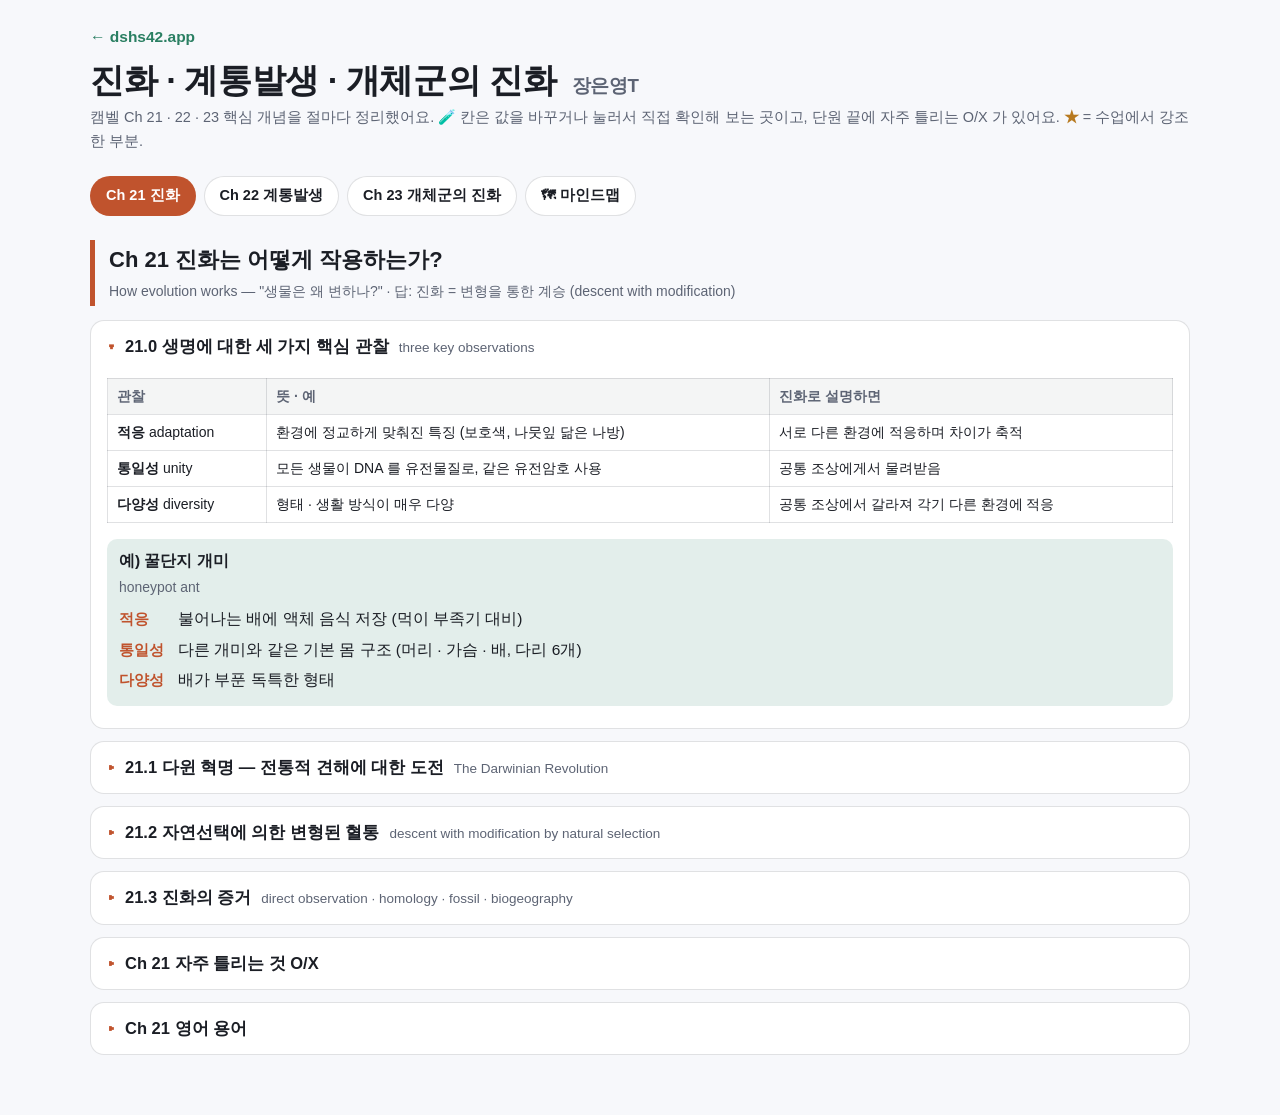
<file: bio2.html>
<!DOCTYPE html>
<html lang="ko"><head><meta charset="utf-8"><meta name="viewport" content="width=device-width,initial-scale=1">
<title>일반생물학 · 장은영T 진화 · 계통발생 · 개체군의 진화</title>
<script>
// dshs42.app '공부' 탭 → 일반생물학 → 장은영T (bio2.html?embed=1). Ch21 진화 · Ch22 계통발생 · Ch23 개체군의 진화.
// 공부 탭 안에서는 사이트 밝기(data-tone)를 따르고 높이를 내용에 맞춘다 (bio.html 과 같은 방식). 따로 열면 기기 설정을 따른다.
window.BIO_EMBED = new URLSearchParams(location.search).has('embed') && window.parent !== window;
window.vocabTheme = function () {
  if (!window.BIO_EMBED) return;
  try {
    const tone = window.parent.document.documentElement.dataset.tone === 'light' ? 'light' : 'dark';
    const r = document.documentElement;
    r.dataset.theme = tone; r.style.colorScheme = tone;
    if (window.frameElement) window.frameElement.style.colorScheme = tone;
  } catch (e) {}
};
if (window.BIO_EMBED) { document.documentElement.classList.add('embed'); window.vocabTheme(); }
</script>
<style>
:root{--bg:#f7f8fb;--ink:#1b1e25;--sub:#5d6474;--line:rgba(20,26,40,.13);--card:#fff;--soft:rgba(20,26,40,.045);
  --acc:#2a7f62;--acc-bg:rgba(42,127,98,.13);--warn:#b7791f;--warn-bg:rgba(220,150,30,.15);--bad:#c2334f;--bad-bg:rgba(194,51,79,.12);--ok:#178a55;--ok-bg:rgba(23,138,85,.13);
  --c21:#c0532d;--c22:#3d5a80;--c23:#7b4fa0;color-scheme:light}
@media (prefers-color-scheme:dark){:root:not([data-theme=light]){--bg:#121418;--ink:#e8eaef;--sub:#a2a9b8;--line:rgba(255,255,255,.13);--card:#1b1e25;--soft:rgba(255,255,255,.05);
  --acc:#56c49b;--acc-bg:rgba(86,196,155,.16);--warn:#f2c46b;--warn-bg:rgba(242,196,107,.14);--bad:#ff8a9e;--bad-bg:rgba(255,138,158,.14);--ok:#5fd59a;--ok-bg:rgba(95,213,154,.15);
  --c21:#f08a5d;--c22:#8fb3e6;--c23:#c3a1ea;color-scheme:dark}}
:root[data-theme=dark]{--bg:#121418;--ink:#e8eaef;--sub:#a2a9b8;--line:rgba(255,255,255,.13);--card:#1b1e25;--soft:rgba(255,255,255,.05);
  --acc:#56c49b;--acc-bg:rgba(86,196,155,.16);--warn:#f2c46b;--warn-bg:rgba(242,196,107,.14);--bad:#ff8a9e;--bad-bg:rgba(255,138,158,.14);--ok:#5fd59a;--ok-bg:rgba(95,213,154,.15);
  --c21:#f08a5d;--c22:#8fb3e6;--c23:#c3a1ea;color-scheme:dark}
*{box-sizing:border-box;min-width:0}
html,body{margin:0}
body{background:var(--bg);color:var(--ink);font:15.5px/1.65 "Pretendard Variable",Pretendard,-apple-system,BlinkMacSystemFont,"Apple SD Gothic Neo","Noto Sans KR","Malgun Gothic",sans-serif;padding:24px 16px 48px}
html.embed body{background:transparent;padding:4px 0 16px}
.wrap{max-width:1100px;margin:0 auto}
h1{font-size:clamp(24px,3.6vw,34px);margin:0 0 6px;letter-spacing:-.4px;line-height:1.2}
h1 .en{font-size:.55em;color:var(--sub);font-weight:600;margin-left:6px}
.lead{color:var(--sub);margin:0 0 14px;font-size:14.5px}
.home{display:inline-block;margin-bottom:10px;text-decoration:none;color:var(--acc);font-weight:700}
button{font:inherit;color:inherit;cursor:pointer}
.chs{display:flex;gap:8px;flex-wrap:wrap;margin:0 0 16px;position:sticky;top:0;z-index:3;padding:8px 0;background:var(--bg)}
html.embed .chs{position:static;background:transparent}
.chs button{border:1px solid var(--line);background:var(--card);border-radius:999px;padding:7px 15px;font-weight:700;font-size:14.5px}
.chs button.on{color:#fff;border-color:transparent}
.chs button[data-ch="21"].on{background:var(--c21)}.chs button[data-ch="22"].on{background:var(--c22)}.chs button[data-ch="23"].on{background:var(--c23)}
section.ch{--c:var(--acc)}
#c21{--c:var(--c21)}#c22{--c:var(--c22)}#c23{--c:var(--c23)}
.chhead{border-left:5px solid var(--c);padding:2px 0 2px 14px;margin:4px 0 14px}
.chhead h2{margin:0;font-size:22px}
.chhead p{margin:2px 0 0;color:var(--sub);font-size:14px}
details.sec{background:var(--card);border:1px solid var(--line);border-radius:14px;margin:0 0 12px;overflow:hidden}
details.sec>summary{list-style:none;cursor:pointer;padding:12px 16px;font-weight:800;font-size:16.5px;display:flex;gap:10px;align-items:baseline;flex-wrap:wrap}
details.sec>summary::-webkit-details-marker{display:none}
details.sec>summary::before{content:"▸";color:var(--c);transition:transform .2s;display:inline-block}
details.sec[open]>summary::before{transform:rotate(90deg)}
details.sec>summary .en{font-weight:500;color:var(--sub);font-size:13.5px}
.body{padding:0 16px 14px}
.body h4{margin:14px 0 6px;font-size:15px;color:var(--c)}
.body ul{margin:4px 0;padding-left:20px}
.body li{margin:3px 0}
.key{background:var(--acc-bg);border-radius:10px;padding:9px 12px;margin:8px 0}
.trap{background:var(--bad-bg);border-radius:10px;padding:9px 12px;margin:8px 0}
.trap b:first-child{color:var(--bad)}
.star{color:var(--warn);font-weight:800}
.en2{color:var(--sub);font-size:.9em}
.tw{overflow-x:auto}
table.t{border-collapse:collapse;font-size:14px;margin:6px 0 8px;width:100%}
table.t th,table.t td{border:1px solid var(--line);padding:6px 9px;text-align:left;vertical-align:top}
table.t th{background:var(--soft);color:var(--sub);font-weight:700;white-space:nowrap}
.grid2{display:grid;grid-template-columns:minmax(0,1fr) minmax(0,1fr);gap:12px}
@media(max-width:760px){.grid2{grid-template-columns:1fr}}
.box{border:1px solid var(--line);border-radius:12px;padding:10px 12px;background:var(--soft)}
.box h5{margin:0 0 6px;font-size:14.5px}
/* 구조로 정리: 항목(dl.st) · 흐름(.flow) · 번호(ol.nums) */
dl.st{display:grid;grid-template-columns:max-content minmax(0,1fr);gap:5px 14px;margin:7px 0 4px;align-items:baseline}
dl.st>dt{font-weight:800;color:var(--c);font-size:.94em}
dl.st>dd{margin:0}
@media(max-width:520px){dl.st{grid-template-columns:1fr;gap:1px}dl.st>dd{margin:0 0 6px 10px}}
.flow{display:flex;flex-direction:column;align-items:flex-start;margin:7px 0 6px}
.flow>span{border-left:3px solid var(--c);padding:1px 0 1px 10px}
.flow>span+span::before{content:"↓";display:block;color:var(--c);font-weight:800;margin:0 0 1px -8px;line-height:1.2}
ol.nums{margin:6px 0 4px;padding-left:24px}
ol.nums li{margin:3px 0}
.key>b.h,.trap>b.h{display:block}
.box dl.st{grid-template-columns:minmax(72px,max-content) minmax(0,1fr)}
/* 그림 */
:root{--b1:#e07a5f;--b2:#4a90c2;--b3:#5fae86;--b4:#d9a441;--mk:#e5383b}
figure.viz{margin:12px 0;text-align:center}
svg.viz{width:100%;height:auto;display:block;margin:0 auto;background:var(--soft);border-radius:10px}
svg.viz text{fill:var(--ink);font-family:inherit;font-size:13px}
svg.viz .ln{fill:none;stroke:var(--sub);stroke-width:2.5;stroke-linecap:round;stroke-linejoin:round}
svg.viz .mut{fill:var(--sub)}
svg.viz .ar{fill:none;stroke:var(--sub);stroke-width:2;marker-end:url(#arh)}
figure.viz figcaption{color:var(--sub);font-size:13.5px;margin-top:6px}
.legend{display:flex;gap:6px 14px;flex-wrap:wrap;justify-content:center;font-size:13px;margin-top:6px}
.legend i{display:inline-block;width:12px;height:12px;border-radius:3px;margin-right:4px;vertical-align:-1px}
table.mat td:not(:first-child),table.mat th:not(:first-child){text-align:center}
/* 마인드맵 탭 */
svg.mm .lf{cursor:pointer}
svg.mm .lf:hover text{text-decoration:underline}
#mmPop{position:absolute;inset:0;min-height:100%;background:rgba(0,0,0,.45);z-index:50}
#mmPop[hidden]{display:none}
#mmPop .mmp-box{max-width:520px;margin:40px auto 0;width:calc(100% - 32px);background:var(--card);color:var(--ink);border:1px solid var(--line);border-top:5px solid var(--line);border-radius:14px;box-shadow:0 12px 40px rgba(0,0,0,.35)}
#mmPop .mmp-h{display:flex;gap:10px;align-items:center;justify-content:space-between;padding:12px 14px 4px;font-size:16.5px}
#mmPop .mmp-x{border:0;background:transparent;font-size:18px;color:var(--sub);cursor:pointer;min-height:36px;padding:0 8px}
#mmPop .mmp-b{padding:2px 16px 16px;font-size:15px;line-height:1.65}
#mmPop .mmp-b p{margin:4px 0}
#mmPop .mmdl{margin:4px 0;display:grid;gap:2px}
#mmPop .mmdl dt{font-weight:800;margin-top:8px}
#mmPop .mmdl dd{margin:0;color:var(--ink)}
body{position:relative}
.mm-wrap{overflow-x:auto;-webkit-overflow-scrolling:touch;margin:4px 0 22px}
svg.mm{display:block;width:100%;height:auto;min-width:720px;max-width:1000px;margin:0 auto}
svg.mm .br{cursor:pointer}
svg.mm .br:hover rect{filter:brightness(1.12)}
h3.mmh{margin:6px 0 2px;font-size:18px}
p.mmhint{color:var(--sub);font-size:14px;margin:0 0 10px}
.chs button[data-ch="mm"].on{background:var(--acc)}
#cmm{--c:var(--acc)}
/* 직접 해 보기 */
.lab{border:1.5px dashed var(--c);border-radius:14px;padding:12px;margin:12px 0;background:var(--card)}
.lab>.lt{font-weight:800;margin:0 0 4px}
.lab>.lt::before{content:"🧪 "}
.lab .hint{color:var(--sub);font-size:13.5px;margin:0 0 8px}
.btns{display:flex;gap:6px;flex-wrap:wrap;align-items:center;margin:8px 0}
.btn{border:1px solid var(--line);background:var(--soft);border-radius:9px;padding:6px 12px;font-size:14px;font-weight:700}
.btn.on,.btn.pri{background:var(--c);border-color:var(--c);color:#fff}
svg.fig{width:100%;height:auto;display:block;background:var(--soft);border-radius:10px}
svg.fig text{fill:var(--ink);font-family:inherit}
.out{font-variant-numeric:tabular-nums;background:var(--soft);border-radius:9px;padding:8px 10px;margin-top:6px;font-size:14px}
input[type=number],input[type=text]{font:inherit;width:90px;padding:5px 8px;border:1px solid var(--line);border-radius:8px;background:var(--bg);color:var(--ink)}
input[type=range]{accent-color:var(--c)}
/* O/X */
.ox{list-style:none;padding:0;margin:6px 0}
.ox li{border:1px solid var(--line);border-radius:10px;padding:8px 10px;margin:6px 0;background:var(--card)}
.ox .q{display:flex;gap:8px;align-items:flex-start;flex-wrap:wrap}
.ox .q span{flex:1 1 240px}
.ox .q button{border:1px solid var(--line);background:var(--soft);border-radius:8px;width:38px;height:32px;font-weight:800}
.ox .a{display:none;margin-top:6px;font-size:14px;color:var(--sub)}
.ox li.done .a{display:block}
.ox li.right{border-color:var(--ok);background:var(--ok-bg)}
.ox li.wrong{border-color:var(--bad);background:var(--bad-bg)}
.terms{display:grid;grid-template-columns:repeat(auto-fill,minmax(210px,1fr));gap:6px;font-size:14px}
.terms div{border:1px solid var(--line);border-radius:8px;padding:5px 9px;background:var(--card)}
.terms i{font-style:normal;color:var(--sub);font-size:.88em;display:block}
.pick{display:flex;gap:6px;flex-wrap:wrap}
.pick button{border:1px solid var(--line);background:var(--soft);border-radius:8px;padding:5px 10px;font-weight:700}
.pick button.right{background:var(--ok-bg);border-color:var(--ok);color:var(--ok)}
.pick button.wrong{background:var(--bad-bg);border-color:var(--bad);color:var(--bad)}
html.embed #nl-badge-frame,html.embed #nl-hud-frame{display:none!important}
@media (prefers-reduced-motion:reduce){*{transition:none!important;animation:none!important}}
</style></head><body><div class="wrap">
<a class="home" id="bioHome" href="./" hidden>← dshs42.app</a>
<script>
// 공부 탭 밖에서 열렸을 때만 보이는 버튼. 사이트의 '새 창에서 크게 보기'로 열린 창이면 사이트로 가지 않고 이 창을 닫음 (사이트가 두 번 열리지 않게)
(function () {
  if (window.BIO_EMBED) return;
  var a = document.getElementById("bioHome"); if (!a) return;
  var fromSite = false;
  try { fromSite = !!document.referrer && new URL(document.referrer).origin === location.origin; } catch (e) {}
  a.hidden = false;
  if (!fromSite) return;
  a.textContent = "✕ 이 창 닫기";
  a.addEventListener("click", function (e) {
    e.preventDefault();
    window.close();
    setTimeout(function () { a.textContent = "이 창을 닫으면 사이트로 돌아가요"; }, 300);
  });
})();
</script>
<h1>진화 · 계통발생 · 개체군의 진화 <span class="en">장은영T</span></h1>
<p class="lead">캠벨 Ch 21 · 22 · 23 핵심 개념을 절마다 정리했어요. 🧪 칸은 값을 바꾸거나 눌러서 직접 확인해 보는 곳이고, 단원 끝에 자주 틀리는 O/X 가 있어요. <span class="star">★</span> = 수업에서 강조한 부분.</p>
<div class="chs" role="group" aria-label="단원"><button data-ch="21">Ch 21 진화</button><button data-ch="22">Ch 22 계통발생</button><button data-ch="23">Ch 23 개체군의 진화</button><button data-ch="mm">🗺 마인드맵</button></div>

<!-- ═══════════════ 마인드맵 ═══════════════ -->
<section class="ch" id="cmm" hidden>
<div class="chhead"><h2>마인드맵</h2><p>단원마다 절별 핵심을 한 장으로 · 개념이나 가지를 누르면 그 문항의 정리(핵심 정리 · 외울 것 · 자주 틀리는 것)가 떠요. 밑줄 친 용어는 올리면(폰은 누르면) 뜻</p></div>
<h3 class="mmh">Ch 21 진화</h3><div class="mm-wrap"><svg class="mm" data-mm="21" role="img" aria-label="Ch 21 마인드맵"></svg></div>
<h3 class="mmh">Ch 22 계통발생</h3><div class="mm-wrap"><svg class="mm" data-mm="22" role="img" aria-label="Ch 22 마인드맵"></svg></div>
<h3 class="mmh">Ch 23 개체군의 진화</h3><div class="mm-wrap"><svg class="mm" data-mm="23" role="img" aria-label="Ch 23 마인드맵"></svg></div>
</section>

<!-- ═══════════════ Ch 21 ═══════════════ -->
<section class="ch" id="c21" hidden>
<div class="chhead"><h2>Ch 21 진화는 어떻게 작용하는가?</h2><p>How evolution works — "생물은 왜 변하나?" · 답: 진화 = 변형을 통한 계승 (descent with modification)</p></div>

<details class="sec" open><summary>21.0 생명에 대한 세 가지 핵심 관찰 <span class="en">three key observations</span></summary><div class="body">
<div class="tw"><table class="t"><tr><th>관찰</th><th>뜻 · 예</th><th>진화로 설명하면</th></tr>
<tr><td><b>적응</b> adaptation</td><td>환경에 정교하게 맞춰진 특징 (보호색, 나뭇잎 닮은 나방)</td><td>서로 다른 환경에 적응하며 차이가 축적</td></tr>
<tr><td><b>통일성</b> unity</td><td>모든 생물이 DNA 를 유전물질로, 같은 유전암호 사용</td><td>공통 조상에게서 물려받음</td></tr>
<tr><td><b>다양성</b> diversity</td><td>형태 · 생활 방식이 매우 다양</td><td>공통 조상에서 갈라져 각기 다른 환경에 적응</td></tr></table></div>
<div class="key"><b class="h">예) 꿀단지 개미</b> <span class="en2">honeypot ant</span><dl class="st"><dt>적응</dt><dd>불어나는 배에 액체 음식 저장 (먹이 부족기 대비)</dd><dt>통일성</dt><dd>다른 개미와 같은 기본 몸 구조 (머리 · 가슴 · 배, 다리 6개)</dd><dt>다양성</dt><dd>배가 부푼 독특한 형태</dd></dl></div>
</div></details>

<details class="sec"><summary>21.1 다윈 혁명 — 전통적 견해에 대한 도전 <span class="en">The Darwinian Revolution</span></summary><div class="body">
<ul><li><span class="star">★</span> <b>1859년</b> 다윈 『종의 기원』(On the Origin of Species) → 생물학의 새 시대</li>
<li>진화란?<dl class="st"><dt>좁은 의미</dt><dd>세대를 거치며 <b>개체군 내 유전적 구성이 변하는 것</b></dd><dt>다윈의 표현</dt><dd><b>변형을 통한 계승</b> (= 변화를 수반한 계승)</dd><dt>변형</dt><dd>→ 자연선택</dd><dt>계승</dt><dd>→ 공통 조상</dd></dl></li>
<li>진화는 <b>패턴</b>(자료로 관찰된 사실)이자 <b>과정</b>(그 패턴을 만든 메커니즘)</li></ul>
<h4>인물과 주장 (짝짓기 단골)</h4>
<div class="tw"><table class="t"><tr><th>인물</th><th>주장</th><th>진화와의 관계</th></tr>
<tr><td>아리스토텔레스</td><td>종은 고정 → <b>자연의 척도</b>(scala naturae)</td><td>진화 X</td></tr>
<tr><td>린네</td><td><b>분류학</b>(taxonomy) 창시 · <b>이명법</b> · 포괄적 계층 분류</td><td>적응 = 창조주의 설계로 봄</td></tr>
<tr><td><span class="star">★</span> 퀴비에</td><td><b>고생물학</b> · <b>대격변설</b>(catastrophism): 지층 경계 = 격변 → 멸종 → 다른 지역 종이 이주</td><td><b>멸종 O, 진화 X</b></td></tr>
<tr><td><span class="star">★</span> 허턴 · 라이엘</td><td><b>점진주의</b>(gradualism) · 라이엘: 그 작용이 오늘도 같은 속도(<b>동일과정설</b>)</td><td>지구는 매우 오래됨 → 다윈에게 큰 영향</td></tr>
<tr><td><span class="star">★</span> 라마르크</td><td><b>용불용설</b> + <b>획득 형질의 유전</b></td><td>증거 없어 기각 (적응을 점진적 변화로 본 점은 의미)</td></tr>
<tr><td><span class="star">★</span> 맬서스</td><td><b>인구론</b>: 인구는 기하급수, 식량은 산술급수 → 결핍 → 생존투쟁</td><td>다윈: 자손 과잉 생산은 모든 종의 특징</td></tr>
<tr><td>월리스</td><td>1858년 비슷한 자연선택설 원고를 다윈에게 보냄</td><td>→ 공동 발표, 1859 『종의 기원』</td></tr></table></div>
<div class="grid2">
<div class="box"><h5>대격변설 (퀴비에)</h5><div class="flow"><span>지층 경계마다 갑작스런 격변</span><span>많은 종 멸종</span><span>다른 곳의 종이 이주해 옴</span></div><b>멸종은 인정, 진화는 반대.</b></div>
<div class="box"><h5>점진주의 (허턴 · 라이엘)</h5><div class="flow"><span>아주 작은 변화</span><span>오랜 시간 쌓임</span><span>큰 변화</span></div>지구는 아주 오래됨 → 다윈: <b>작은 변이도 오래 쌓이면 큰 변화</b></div></div>
<h4>연표</h4>
<div class="tw"><table class="t"><tr><th>연도</th><th>사건</th></tr>
<tr><td>1795</td><td>허턴 — 점진주의</td></tr><tr><td>1798</td><td><span class="star">★</span> 맬서스 『인구론』</td></tr><tr><td>1809</td><td>라마르크 진화 가설 / 다윈 출생</td></tr>
<tr><td>1812</td><td>퀴비에 척추동물 화석 연구</td></tr><tr><td>1830</td><td><span class="star">★</span> 라이엘 『지질학 원리』</td></tr><tr><td>1831–1836</td><td>다윈 비글호 항해</td></tr>
<tr><td>1844</td><td>다윈 '변형을 통한 계승' 에세이 (발표 X)</td></tr><tr><td>1858</td><td>월리스 원고 → 공동 발표</td></tr><tr><td>1859</td><td><span class="star">★</span> 『종의 기원』</td></tr></table></div>
</div></details>

<details class="sec"><summary>21.2 자연선택에 의한 변형된 혈통 <span class="en">descent with modification by natural selection</span></summary><div class="body">
<ul><li>비글호 관찰: 화석은 같은 지역 현존종과 비슷 / 현존종은 인근 지역 다른 종과 비슷 → <b>갈라파고스 핀치</b><dl class="st"><dt>선인장땅핀치</dt><dd>부리 길고 뾰족 · 선인장</dd><dt>초록휘파람새핀치</dt><dd>부리 가늘고 뾰족 · 곤충</dd><dt>큰땅핀치</dt><dd>부리 크고 두꺼움 · 씨앗</dd></dl></li>
<li><span class="star">★</span> <b>자연선택</b> = 유리한 유전적 특성을 가진 개체가 생존 · 번식할 가능성이 더 높은 경향</li>
<li>『종의 기원』 초판에는 '진화'라는 단어가 없음</li>
<li>생명의 역사 = 가지를 가진 나무 (분기 + 멸종)</li>
<li><b>인위선택</b> — 야생 겨자에서 어느 부분을 골랐나<dl class="st"><dt>꼭대기눈</dt><dd>양배추</dd><dt>곁눈</dt><dd>방울양배추</dd><dt>꽃 · 줄기</dt><dd>브로콜리</dd><dt>줄기</dt><dd>콜라비</dd><dt>잎</dt><dd>케일</dd></dl></li></ul>
<h4><span class="star">★</span> 두 관찰 → 두 추론 (서술형 단골)</h4>
<div class="tw"><table class="t">
<tr><th>관찰 1</th><td>집단 구성원은 유전된 형질에서 다양한 <b>변이</b>(variation)를 가짐</td></tr>
<tr><th>관찰 2</th><td>모든 종은 환경이 부양할 수 있는 것보다 훨씬 많은 자손을 만듦 = <b>과잉 생산</b> → 많은 수가 살아남지 못함</td></tr>
<tr><th>추론 1</th><td>그 환경에서 생존 · 번식에 유리한 유전 형질을 가진 개체 → 더 많은 자손</td></tr>
<tr><th>추론 2</th><td>차별적 생존 · 번식이 여러 세대 반복 → 유리한 형질이 <b>축적</b></td></tr></table></div>

<div class="key"><b class="h"><span class="star">★</span> 자연선택 3문장</b><ol class="nums"><li>새 형질을 <b>만드는</b> 것이 아니라 이미 있는 형질을 <b>편집</b> (창조 X, 편집 O)</li><li>세대가 짧은 종에서 빠르게 일어남</li><li>어떤 형질이 선택될지는 <b>현재의 지역 환경</b>이 결정</li></ol></div>
<div class="trap"><b class="h">서술형 함정</b><dl class="st"><dt>✗ 라마르크식</dt><dd>"개체가 환경에 맞게 변한다"</dd><dt>✓ 이렇게 쓴다</dt><dd>"변이가 있는 개체군 중 ○○ 형질을 가진 개체가 더 많이 살아남아 자손을 남겨 그 형질의 <b>빈도가 증가</b>했다"</dd></dl>
<b>예) 기린 목</b><dl class="st"><dt>라마르크 ✗</dt><dd><div class="flow"><span>높은 잎을 먹으려 목을 늘림</span><span>늘어난 목이 유전</span></div></dd><dt>다윈 ✓</dt><dd><div class="flow"><span>목 길이에 변이</span><span>목이 긴 개체가 먹이 경쟁에서 유리</span><span>더 많이 살아남아 자손</span><span>긴 목 빈도 ↑</span></div></dd></dl></div>
<ul><li><b>개체가 아니라 개체군이 진화</b></li><li>자연선택은 <b>유전되는 변이</b>만 늘리거나 줄임</li><li>적응은 환경에 따라 달라짐</li></ul>
</div></details>

<details class="sec"><summary>21.3 진화의 증거 <span class="en">direct observation · homology · fossil · biogeography</span></summary><div class="body">
<h4>① 직접 관찰</h4>
<div class="grid2">
<div class="box"><h5><span class="star">★</span> 무환자나무 벌레 <span class="en2">soapberry bug</span></h5><dl class="st"><dt>원리</dt><dd>부리 길이 ≈ 씨앗까지의 깊이일 때 가장 잘 먹음</dd><dt>남부 플로리다</dt><dd>토착 <b>풍선덩굴</b> (열매 큼, 씨앗 깊음) → <b>부리 김</b></dd><dt>중부 플로리다</dt><dd>도입된 <b>모감주나무</b> (열매 납작) → <b>부리 짧아짐</b></dd><dt>비교 기준</dt><dd>도입 전 <b>박물관 표본</b></dd><dt>핵심</dt><dd>먹이(환경)가 바뀌면 선택이 바뀜 → 수십 년 만에 진화</dd></dl></div>
<div class="box"><h5>MRSA <span class="en2">메티실린 내성 황색포도상구균</span></h5><dl class="st"><dt>페니실린</dt><dd>사용 2년 후 내성균 등장</dd><dt>메티실린</dt><dd>세포벽 합성 효소 억제 → 사용 2년 후 내성균 등장</dd><dt>내성 원리</dt><dd>MRSA 는 <b>다른 효소로 세포벽</b>을 만듦</dd><dt>핵심</dt><dd><b>원래 있던</b> 내성균이 살아남아 늘어남 (세대가 짧아 빠름)</dd><dt>이후</dt><dd>2015 새 항생제 테익소박틴</dd></dl></div>
<div class="box"><h5>구피의 몸 색 <span class="en2">guppy</span></h5><dl class="st"><dt>성선택</dt><dd>암컷은 화려한 수컷을 선호</dd><dt>자연선택</dt><dd>화려하면 포식자 눈에도 잘 띔</dd><dt>강한 포식자 하천</dt><dd>pike-cichlid (어른 구피를 먹음) → <b>수수한</b> 수컷 ↑</dd><dt>약한 포식자 하천</dt><dd>killifish (치어만 먹음) → 성선택 우세 → <b>화려한</b> 수컷 ↑</dd><dt>옮기기 실험</dt><dd>강한 포식자 하천 구피 → 약한 포식자 하천으로 → 여러 세대 뒤 반점 수 · 면적 ↑</dd><dt>핵심</dt><dd>환경(포식자)에 따라 어느 선택이 이기는지가 달라짐</dd></dl></div>
<div class="box"><h5>DDT 내성 모기</h5><dl class="st"><dt>내성 비율</dt><dd>4% → 45% → 77% (0 · 8 · 12개월)</dd><dt>과정</dt><dd><div class="flow"><span>DDT 살포</span><span>감수성 모기 죽음</span><span><b>원래 있던</b> 소수 내성 모기만 생존</span><span>경쟁자가 적어 번식 유리 → 내성 빈도 급증</span></div></dd><dt>빠른 이유</dt><dd>세대가 약 1개월로 짧음</dd><dt>전 세계 확산</dt><dd>여러 나라 장기 살포 · 사람 · 화물 이동 · 교차 내성</dd></dl></div></div>
<div class="key"><b class="h">네 사례의 공통점</b><div class="flow"><span>변이(내성 · 부리 길이 · 몸 색)는 원래 있었음</span><span>환경(선택압)이 바뀜</span><span>유리한 형질을 가진 개체가 더 많이 살아남아 번식</span><span>개체군에서 그 형질의 <b>빈도 ↑</b> (개체가 변한 것 X)</span></div></div>
<h4>② 상동성 homology — 공통 조상에서 기인하는 유사성</h4>
<ul><li><b>상동기관</b>: 사람 팔 · 고양이 앞다리 · 고래 가슴지느러미 · 박쥐 날개 (같은 뼈 배열, 기능은 다름)</li>
<li><b>비교 발생학</b>: 모든 척추동물 배아에 항문 뒤 꼬리 + <b>인두궁</b>(사람: 귀 · 목 구조, 어류: 아가미)</li>
<li><b>흔적기관</b>: 사람 꼬리뼈</li>
<li><b>분자 상동성</b>: 같은 유전암호, 사람과 세균도 공유하는 유전자</li>
<li>계통수적 사고: 상동성은 <b>중첩된 패턴</b>(nested pattern)<div class="flow"><span>손가락 있는 팔다리 (사지류)</span><span>양막 (양막류)</span><span>깃털 (조류)</span></div></li></ul>
<figure class="viz"><svg class="viz" id="vHom" viewBox="0 0 600 258" style="max-width:640px" role="img" aria-label="상동기관: 기능은 달라도 같은 뼈가 같은 순서로 있다 → 공통 조상에게서 물려받음"></svg><div class="legend"><span><i style="background:var(--b1)"></i>위팔뼈</span><span><i style="background:var(--b2)"></i>아래팔뼈 (요골 · 척골)</span><span><i style="background:var(--b3)"></i>손목뼈</span><span><i style="background:var(--b4)"></i>손 · 손가락뼈</span></div><figcaption>상동기관: 기능은 달라도 <b>같은 뼈가 같은 순서</b>로 있다 → 공통 조상에게서 물려받음</figcaption></figure>
<div class="key">Q. 포유류와 조류 중 양서류와 더 가까운 것은? → <b>둘 다 같다</b>. 둘 다 '손가락 있는 팔다리' 조상을 양서류와 같은 시점에 공유하고, 그 뒤 양막 조상을 서로 공유.</div>
<div class="tw"><table class="t"><tr><th></th><th>상동성 homology</th><th>상사성 analogy</th></tr>
<tr><th>원인</th><td>공통 조상</td><td><b>수렴 진화</b>: 멀리 떨어진 집단이 비슷한 환경에 독립 적응</td></tr>
<tr><th>기능</th><td>다를 수 있음</td><td>비슷함</td></tr>
<tr><th>예</th><td>사람 팔 – 박쥐 날개</td><td>슈가글라이더(유대류) – 날다람쥐(태반류)의 활강막</td></tr>
<tr><th>계통수에</th><td>사용 O</td><td>사용하면 ✗</td></tr></table></div>
<h4>③ 화석 기록</h4>
<ul><li>아래 지층(오래됨) → 위로 갈수록 복잡도 ↑, 현생과 유사도 ↑</li>
<li><b>발목뼈</b>: 파키세투스 · 돼지 · 사슴 모두 양쪽 끝에 두 개의 혹 → 고래류는 <b>우제류와 근연</b></li>
<li>고래의 조상 화석<div class="flow"><span>파키세투스</span><span>로도세투스</span><span>도루돈</span></div>유선형 ↑ · 크기 ↑ · <b>뒷다리 축소</b></li></ul>
<h4>④ 생물지리학</h4>
<ul><li>대륙들은 <b>판게아</b>로 합쳐져 있다가 대륙 이동으로 분리</li>
<li><b>고유종</b>(endemic species)은 섬에 많고, 가까운 본토 종과 밀접</li>
<li>과학에서 <b>이론</b> = 수많은 관찰을 설명 · 통합하는 것</li></ul>
</div></details>

<details class="sec"><summary>Ch 21 자주 틀리는 것 O/X</summary><div class="body"><ul class="ox" data-ox="21"></ul></div></details>
<details class="sec"><summary>Ch 21 영어 용어</summary><div class="body"><div class="terms" data-terms="21"></div></div></details>
</section>

<!-- ═══════════════ Ch 22 ═══════════════ -->
<section class="ch" id="c22" hidden>
<div class="chhead"><h2>Ch 22 계통발생의 재구성</h2><p>Phylogeny — "누가 누구와 가까운가?" · 계통발생 = 종(또는 종 그룹)의 진화 역사 · 계통분류학 systematics</p></div>

<details class="sec" open><summary>22.1 계통발생은 진화적 관계를 나타낸다 <span class="en">classification · reading trees</span></summary><div class="body">
<ul><li><b>이명법</b>: 학명 = <b>속명</b> + <b>종소명</b>, 속명 첫 글자 대문자 · 전체 이탤릭 (예: <i>Panthera pardus</i> 표범)</li>
<li><b>역 → 계 → 문 → 강 → 목 → 과 → 속 → 종</b> (역계문강목과속종)</li>
<li>각 단계의 단위 = <b>분류군</b>(taxon, 복수 taxa)</li>
<li>다른 계통의 같은 단계(목, 과 …)는 비교할 수 없음 — 사람이 편의상 만든 기준</li>
<li><span class="star">★</span> 계통분류학자는 <b>공통 조상과 그 모든 후손</b>을 포함하는 그룹만 인정하자고 제안</li></ul>
<div class="tw"><table class="t"><tr><th>용어</th><th>뜻</th></tr>
<tr><td>분기점 branch point</td><td>공통 조상에서 두 계통이 갈라진 지점</td></tr>
<tr><td>자매 분류군 sister taxa</td><td>다른 어떤 분류군과도 공유하지 않는 <b>직계 공통 조상</b>을 공유 (침팬지–사람)</td></tr>
<tr><td>뿌리 있는 계통수 rooted tree</td><td>모든 분류군의 가장 최근 공통 조상을 나타내는 가지 포함</td></tr>
<tr><td>기저 분류군 basal taxon</td><td>집단 역사 초기에 갈라져 나온 가지</td></tr></table></div>
<figure class="viz"><svg class="viz" id="vRead" viewBox="0 0 560 200" style="max-width:600px" role="img" aria-label="분기점을 돌려 가지 끝 순서가 바뀌어도 같은 계통수 — 가까운 정도는 순서가 아니라 공통 조상(분기점)으로 읽는다"></svg><div class="btns" style="justify-content:center"><button class="btn pri" id="vReadRot">분기점 돌리기 ↻</button></div><figcaption>분기점을 돌려 가지 끝 순서가 바뀌어도 <b>같은 계통수</b> — 가까운 정도는 순서가 아니라 <b>공통 조상(분기점)</b>으로 읽는다</figcaption></figure>
<p>분기점을 중심으로 <b>회전</b>해도 같은 계통수 → 가지 끝 순서는 의미 없음.</p>
<div class="key"><b class="h"><span class="star">★</span> 계통수 해석 3가지</b><ol class="nums"><li>표현형 유사성이 아닌 <b>혈통</b>의 패턴</li><li>언제 진화했는지 · 얼마나 변했는지는 <b>안 보여 줌</b> (가지 길이 비례 계통수 제외)</li><li><b>바로 옆 분류군에서 진화했다고 보면 안 됨</b></li></ol></div>
<p><b>적용 — 고래 고기 판별 (mtDNA)</b></p><div class="flow"><span>일본 어시장 표본 13개</span><span>알려진 고래 종 서열과 비교</span><span>판매 가능한 남반구 밍크고래 외에 혹등고래 · 참고래 등 불법 종이 섞여 있음</span></div>
</div></details>

<details class="sec"><summary>22.2 형태 · 분자 자료로 추론 <span class="en">homology vs analogy · alignment</span></summary><div class="body">
<ul><li>형태 · DNA 가 비슷할수록 가까울 가능성 ↑ — 단 <b>상동</b>(공통 조상)과 <b>상사</b>(수렴 진화)를 구분해야 함</li></ul>
<div class="tw"><table class="t"><tr><th>구별 방법</th><th>내용</th></tr><tr><td>화석</td><td>조상의 형태를 직접 확인</td></tr><tr><td>복잡성</td><td>복잡한 구조에서 비슷한 요소가 많을수록 상동일 가능성 ↑</td></tr><tr><td>유전자 서열</td><td>서열을 많이 공유할수록 상동일 가능성 ↑</td></tr></table></div>
<p>수렴 진화 예: 호주 유대류 "두더지" vs 아프리카 황금두더지 — 길쭉한 몸, 큰 앞발, 작은 눈이 <b>독립적으로</b> 진화 (유전자 차이가 많음 → 상동 X)</p>
<p><b>분자 상동 평가</b></p><div class="flow"><span>두 서열을 <b>정렬</b>(alignment)</span><span>삽입 · 결실로 어긋나면 <b>틈(gap)</b>을 넣어 재정렬</span><span>수학적 도구로 우연한 유사성과 구분</span></div>
<pre class="out" style="white-space:pre-wrap">결실   CCATCAGAGTCC → CCATCAAGTCC
재정렬 CCATCAGAGTCC
       CCAT---CA-AGTCC
삽입   CCATCAGAGTCC → (GTA 삽입) CCATGTACAGAGTCC</pre>
</div></details>

<details class="sec"><summary>22.3 공유 형질로 계통수 만들기 <span class="en">cladistics · outgroup · parsimony</span></summary><div class="body">
<div class="tw"><table class="t"><tr><th>종류</th><th>포함하는 것</th><th>분기군?</th></tr>
<tr><td><b>단계통군</b> monophyletic</td><td>조상 종 + <b>모든</b> 후손</td><td>O (= clade)</td></tr>
<tr><td><b>측계통군</b> paraphyletic</td><td>조상 종 + <b>일부</b> 후손</td><td>X</td></tr>
<tr><td><b>다계통군</b> polyphyletic</td><td>가장 최근 공통 조상이 <b>포함 안 됨</b></td><td>X</td></tr></table></div>
<div class="key"><b class="h">판별법</b><ol class="nums"><li>묶음의 가장 최근 공통 조상(분기점)을 찾는다</li><li>그 후손이 모두 있으면 → <b>단계통</b></li><li>조상은 있는데 후손 일부가 빠지면 → <b>측계통</b></li><li>그 공통 조상이 묶음에 없으면 → <b>다계통</b></li></ol><dl class="st"><dt>측계통 예</dt><dd>우제류에서 고래만 뺀 그룹</dd><dt>다계통 예</dt><dd>고래 + 물범</dd></dl></div>
<div class="lab" id="lab-clade"><div class="lt">분기군 판별하기</div>
<p class="hint">진하게 표시된 종만 묶었을 때 어떤 그룹인지 골라 보세요. 빨간 점 = 묶음의 가장 최근 공통 조상.</p>
<svg class="fig" id="cladeSvg" viewBox="0 0 560 250"></svg>
<div class="btns"><span id="cladeQ" style="font-weight:700"></span></div>
<div class="pick" id="cladePick"><button data-k="mono">단계통군</button><button data-k="para">측계통군</button><button data-k="poly">다계통군</button><button class="btn" id="cladeNext" style="margin-left:auto">다음 문제 ▶</button></div>
<div class="out" id="cladeOut">문제를 골라 보세요.</div></div>
<h4>공유 조상 형질 vs 공유 파생 형질</h4>
<div class="tw"><table class="t"><tr><th></th><th>공유 조상 형질 shared ancestral</th><th>공유 파생 형질 shared derived</th></tr>
<tr><th>뜻</th><td>분류군의 조상에서 유래한 특징</td><td>특정 계통군에서 <b>새로 생긴</b> 특징</td></tr>
<tr><th>쓰임</th><td>분기군 정의 못 함</td><td><b>분기군을 정의</b></td></tr>
<tr><th>예 (척추)</th><td>포유류끼리 비교할 때</td><td>척추동물 vs 무척추동물 비교할 때</td></tr></table></div>
<p>→ 같은 특징도 <b>비교 대상(맥락)</b>에 따라 조상 형질도, 파생 형질도 된다.</p>
<ul><li><b>외군</b>(outgroup): 내군과 가깝지만 먼저 갈라진 집단<dl class="st"><dt>공유 조상 형질</dt><dd>내군 · 외군이 함께 가진 형질</dd><dt>공유 파생 형질</dt><dd>외군엔 없고 내군 일부만 가진 형질</dd></dl></li>
<li>형질 표 예: 창고기(외군) · 칠성장어 · 배스 · 개구리 · 거북 · 표범 — 새로 생긴 형질 순서<div class="flow"><span>척추</span><span>경첩 턱</span><span>네 다리</span><span>양막</span><span>털</span></div>1 이 많을수록 나중에 갈라짐</li></ul>
<div class="tw"><table class="t mat" style="max-width:560px;margin:6px auto"><tr><th></th><th>척추</th><th>경첩 턱</th><th>네 다리</th><th>양막</th><th>털</th></tr>
<tr><td>창고기 <span class="en2">외군</span></td><td>0</td><td>0</td><td>0</td><td>0</td><td>0</td></tr>
<tr><td>칠성장어</td><td>1</td><td>0</td><td>0</td><td>0</td><td>0</td></tr>
<tr><td>배스</td><td>1</td><td>1</td><td>0</td><td>0</td><td>0</td></tr>
<tr><td>개구리</td><td>1</td><td>1</td><td>1</td><td>0</td><td>0</td></tr>
<tr><td>거북</td><td>1</td><td>1</td><td>1</td><td>1</td><td>0</td></tr>
<tr><td>표범</td><td>1</td><td>1</td><td>1</td><td>1</td><td>1</td></tr></table></div>
<figure class="viz"><svg class="viz" id="vTrait" viewBox="0 0 520 260" style="max-width:560px" role="img" aria-label="형질 표(위) → 분기도: 빨간 표시 = 그 자리에서 새로 생긴 공유 파생 형질. 표시 위쪽의 모든 종이 그 형질을 가진다"></svg><figcaption>형질 표(위) → 분기도: 빨간 표시 = 그 자리에서 <b>새로 생긴 공유 파생 형질</b>. 표시 위쪽의 모든 종이 그 형질을 가진다</figcaption></figure>

<div class="tw"><table class="t"><tr><th>계통수</th><th>가지 길이의 의미</th></tr><tr><td>분기도 cladogram</td><td>의미 없음 · 분기 순서만</td></tr><tr><td>계통도 phylogram</td><td>DNA 서열의 <b>유전적 변화량</b> (끝이 들쭉날쭉)</td></tr><tr><td>시간 계통도 chronogram</td><td><b>시간</b>에 비례 · 끝이 모두 현재에 맞춤</td></tr></table></div>
<figure class="viz"><svg class="viz" id="vTypes" viewBox="0 0 600 195" style="max-width:640px" role="img" aria-label="같은 관계(A · B 가 가장 가깝고 D 가 가장 먼저 갈라짐)를 세 방식으로 — 가지 길이가 뜻하는 것만 다르다"></svg><figcaption>같은 관계(A · B 가 가장 가깝고 D 가 가장 먼저 갈라짐)를 세 방식으로 — 가지 <b>길이</b>가 뜻하는 것만 다르다</figcaption></figure>
<h4>최대 단순성 · 최대 개연성</h4>
<ul><li><b>최대 단순성</b>(maximum parsimony): 진화적 사건(염기 변화 · 파생 형질 출현)이 <b>가장 적게</b> 필요한 계통수</li>
<li><b>최대 개연성</b>(maximum likelihood): DNA 변화의 확률 규칙에 따라 가장 가능성 높은 계통수</li></ul>
<div class="lab" id="lab-pars"><div class="lt">최대 단순성 — 변화 수 세기</div>
<p class="hint">세 종(Ⅰ · Ⅱ · Ⅲ)의 4개 자리와 조상 서열이에요. 가설을 골라 자리마다 필요한 최소 변화 수를 확인해 보세요.</p>
<div class="tw"><table class="t" style="width:auto"><tr><th>자리</th><th>1</th><th>2</th><th>3</th><th>4</th></tr><tr><td>종 Ⅰ</td><td>C</td><td>T</td><td>A</td><td>T</td></tr><tr><td>종 Ⅱ</td><td>C</td><td>T</td><td>T</td><td>C</td></tr><tr><td>종 Ⅲ</td><td>A</td><td>G</td><td>A</td><td>C</td></tr><tr><td>조상</td><td>A</td><td>G</td><td>T</td><td>T</td></tr></table></div>
<div class="btns" id="parsBtns"></div>
<svg class="fig" id="parsSvg" viewBox="0 0 520 200" style="max-width:520px"></svg>
<div class="out" id="parsOut"></div></div>
<p><b>최대 개연성 예</b> — 서열 차이: 사람–버섯 30% · 사람–튤립 40% · 버섯–튤립 40%</p><dl class="st"><dt>변화 속도가 모든 생물에서 같다면</dt><dd>'튤립이 먼저 갈라짐'의 개연성이 높음</dd><dt>튤립 계통에서 더 빠르다면</dt><dd>다른 계통수가 더 그럴듯함</dd></dl>
<p><b>계통학적 괄호묶기</b>(phylogenetic bracketing)</p><div class="flow"><span>새와 악어가 4심실 심장 · 둥지 짓기 · 알 품기를 공유</span><span>둘의 공통 조상 후손인 공룡도 공유했을 것</span><span>알 위에 앉은 <b>오비랍토르</b> 화석이 뒷받침</span></div>
</div></details>

<details class="sec"><summary>22.4 – 22.5 유전체와 분자시계 <span class="en">rRNA · mtDNA · ortholog · paralog · molecular clock</span></summary><div class="body">
<div class="tw"><table class="t"><tr><th>DNA</th><th>변화 속도</th><th>쓰임</th></tr><tr><td>rRNA 를 코딩하는 DNA</td><td>느림</td><td>수억 년 전 분기 (먼 관계, 3역)</td></tr><tr><td>미토콘드리아 DNA (mtDNA)</td><td>빠름</td><td>최근 사건 (고래 고기 판별)</td></tr></table></div>
<div class="tw"><table class="t"><tr><th></th><th>이종상동 orthologous</th><th>동종유사 paralogous</th></tr><tr><th>원인</th><td><b>종분화</b></td><td><b>유전자 중복</b></td></tr><tr><th>위치</th><td>서로 다른 종</td><td>한 종 안에 여러 개</td></tr><tr><th>특징</th><td>종 분화 후에만 분화</td><td>하나는 원래 기능, 다른 하나는 새 기능 가능</td></tr></table></div>
<figure class="viz"><svg class="viz" id="vOrtho" viewBox="0 0 600 190" style="max-width:640px" role="img" aria-label="이종상동 = 종분화로 갈라진 같은 유전자 (다른 종) · 동종유사 = 유전자 중복으로 생긴 사본 (한 종 안)"></svg><figcaption>이종상동 = <b>종분화</b>로 갈라진 같은 유전자 (다른 종) · 동종유사 = <b>유전자 중복</b>으로 생긴 사본 (한 종 안)</figcaption></figure>
<ul><li><b>분자시계</b>: 일부 유전자의 일정한 진화 속도로 분기 시간을 추정<dl class="st"><dt>이종상동</dt><dd>치환 수 ∝ 종이 갈라진 뒤 시간</dd><dt>동종유사</dt><dd>치환 수 ∝ 유전자가 복제된 뒤 시간</dd></dl></li>
<li><b>보정</b>(calibration): 화석으로 연대가 알려진 분기점을 기준으로</li>
<li>중립 가정 — 중요한 유전자일수록 느리게 변함</li>
<li>한계<ol class="nums"><li>자연선택 때문에 불규칙</li><li>화석보다 오래된 분기는 불확실</li><li>유전자마다 속도가 다름</li></ol>→ 여러 유전자를 함께 쓰면 개선</li>
<li><b>HIV</b>: 침팬지 등 영장류 바이러스에서 유래<div class="flow"><span>분자시계로 사람 전파 시점 추정: 1930년대</span><span>더 정교한 분석: <b>1910년경</b></span></div>(최적선을 과거로 연장해 변화량이 0 인 시점)</li></ul>
</div></details>

<details class="sec"><summary>22.6 생명의 계통수 수정 <span class="en">3 domains · HGT</span></summary><div class="body">
<ul><li>분류 체계의 변화<div class="flow"><span>2계 (식물 · 동물)</span><span>5계 (모네라 · 원생생물 · 식물 · 균 · 동물)</span><span><b>3역</b> (세균 · 고세균 · 진핵생물)</span></div></li>
<li>미토콘드리아 = 프로테오박테리아, 엽록체 = 남세균에서 유래</li>
<li><span class="star">★</span> rRNA 기준: <b>진핵생물은 세균보다 고세균과 더 가깝다</b></li>
<li><span class="star">★</span> <b>수평적 유전자 전달</b>(HGT): 부모 → 자손(수직)이 아니라 한 게놈에서 다른 게놈으로<dl class="st"><dt>경로</dt><dd>전이성 요소 · 플라스미드 교환 · 바이러스 감염 · 생물체 융합</dd><dt>결과</dt><dd>유전자마다 계통수가 달라짐 → 초기 생명은 '얽힌 네트워크'로 보자는 주장도 있음</dd><dt>예</dt><dd>홍조류 갈디에리아: 유전자 약 5% 를 세균 · 고세균에서 획득</dd></dl></li></ul>
<figure class="viz"><svg class="viz" id="vDom" viewBox="0 0 560 240" style="max-width:600px" role="img" aria-label="★ 진핵생물은 고세균과 가장 최근 공통 조상을 공유 → 세균보다 고세균과 더 가깝다. 미토콘드리아 · 엽록체는 세균에서 들어옴(점선)"></svg><figcaption><span class="star">★</span> 진핵생물은 고세균과 가장 최근 공통 조상을 공유 → <b>세균보다 고세균과 더 가깝다</b>. 미토콘드리아 · 엽록체는 세균에서 들어옴(점선)</figcaption></figure>
<div class="key"><b class="h">탐구: 진딧물의 카로티노이드 합성 유전자</b><div class="flow"><span>동물은 보통 카로티노이드를 못 만듦</span><span>그런데 진딧물 서열이 <b>균류</b>와 가장 비슷</span><span>균류에서 HGT 로 얻었다는 가설을 지지</span></div>세균 · 식물과도 비슷한 이유: 이 효소 유전자가 먼 공통 조상에서 유래한 상동 유전자라 보존된 부분이 있음</div>
</div></details>

<details class="sec"><summary>Ch 22 자주 틀리는 것 O/X</summary><div class="body"><ul class="ox" data-ox="22"></ul></div></details>
<details class="sec"><summary>Ch 22 영어 용어</summary><div class="body"><div class="terms" data-terms="22"></div></div></details>
</section>

<!-- ═══════════════ Ch 23 ═══════════════ -->
<section class="ch" id="c23" hidden>
<div class="chhead"><h2>Ch 23 개체군의 진화</h2><p>The Evolution of Populations — "대립유전자 빈도가 어떻게 변하나?"</p></div>

<details class="sec" open><summary>23.0 소진화 <span class="en">microevolution</span></summary><div class="body">
<div class="trap"><b class="h">흔한 오해</b> "개체가 진화한다" ✗ → 자연선택은 개체에 작용하지만 <b>진화하는 것은 개체군</b>
<b>예) 다프네 메이저 섬 중간땅핀치</b><div class="flow"><span>가뭄 → 작은 씨앗 부족</span><span>부리 큰 새가 큰 씨앗을 깨 먹고 살아남음</span><span>1978년 자손 세대의 평균 부리 깊이 ↑</span></div></div>
<ul><li><b>소진화</b> = 여러 세대에 걸쳐 개체군의 <b>대립유전자 빈도</b>가 변하는 현상</li>
<li>빈도를 바꾸는 3가지: <b>자연선택</b> · <b>유전적 부동</b> · <b>유전자 흐름</b></li>
<li>그중 일관되게 <b>적응</b> 진화를 일으키는 것은 자연선택뿐</li></ul>
</div></details>

<details class="sec"><summary>23.1 유전적 변이 <span class="en">genetic variation</span></summary><div class="body">
<ul><li>유전 형질의 변이 = 자연선택의 필수 조건</li><li>표현형 = 유전자형 + 환경 → 자연선택은 <b>유전되는 변이</b>에만 작용 (먹이에 따라 꽃 모양 · 가지 모양이 되는 애벌레 = 유전 X)</li>
<li>단일 유전자좌 → 뚜렷이 구분(완두 꽃 색) / 여러 유전자 → 연속적인 스펙트럼</li></ul>
<div class="tw"><table class="t"><tr><th>측정</th><th>방법</th><th>특징</th></tr><tr><td>유전자 변이성</td><td><b>이형접합성</b> = 이형접합인 유전자좌의 평균 비율</td><td>유전자 수준 (10개 중 3개 → 30%)</td></tr><tr><td>뉴클레오타이드 변이성</td><td>두 명 이상의 DNA 서열 비교</td><td>대부분 인트론(비코딩), 엑손 차이도 아미노산은 대개 그대로</td></tr></table></div>
<h4>변이의 근원 4가지</h4>
<div class="tw"><table class="t"><tr><th>근원</th><th>핵심</th></tr>
<tr><td>① 새 대립유전자 (점 돌연변이)</td><td><ul><li>생식세포를 만드는 세포의 돌연변이만 자손에 전달</li><li>해로운 열성은 이형접합에 숨음</li><li>비코딩 부위 · 유전암호 <b>중복성</b> → 중립일 수 있음</li></ul></td></tr>
<tr><td>② 유전자 수 · 위치 변경</td><td><ul><li>큰 염색체 돌연변이는 해로움</li><li>작은 조각 중복은 덜 해로움 (불균등 교차 · 복제 미끄러짐 · 전이인자)</li><li>중복된 유전자가 새 기능을 가질 수 있음</li></ul></td></tr>
<tr><td>③ 빠른 번식</td><td><dl class="st"><dt>동식물</dt><dd>세대당 유전자 10만 개당 약 1개</dd><dt>원핵생물</dt><dd>세대가 짧아 빨리 축적</dd><dt>바이러스</dt><dd>높은 돌연변이율 + 짧은 세대</dd></dl></td></tr>
<tr><td>④ 유성생식</td><td>대부분의 변이 = 기존 대립유전자의 <b>재조합</b> (교차 · 독립적 분리 · 수정)</td></tr></table></div>
</div></details>

<details class="sec"><summary>23.2 하디-바인베르크 평형 <span class="en">Hardy-Weinberg equilibrium</span></summary><div class="body">
<ul><li><b>유전자 풀</b>(gene pool) = 한 개체군의 모든 대립유전자 (순록 두 무리 — 범위가 겹치는 곳에서 교배하면 대립유전자 이동)</li>
<li>이배체에서 세기<dl class="st"><dt>대립유전자 총수</dt><dd>개체 수 × 2</dd><dt>우성 대립유전자 수</dt><dd>동형 우성 × 2 + 이형 × 1</dd></dl></li></ul>
<div class="key"><b class="h"><span class="star">★</span> 하디-바인베르크 식</b><dl class="st"><dt>대립유전자</dt><dd><b>p + q = 1</b></dd><dt>유전자형</dt><dd><b>p² + 2pq + q² = 1</b></dd><dt>p², q²</dt><dd>동형접합 빈도</dd><dt>2pq</dt><dd><b>이형접합</b> 빈도</dd></dl></div>
<div class="lab" id="lab-hw"><div class="lt">하디-바인베르크 계산기</div>
<p class="hint">유전자형별 개체 수를 넣으면 p, q 와 평형일 때 기대되는 수를 계산해요. (처음 값 = 꽃 500개: 붉은 320 · 분홍 160 · 흰 20)</p>
<div class="btns">AA <input type="number" id="hwAA" value="320" min="0"> Aa <input type="number" id="hwAa" value="160" min="0"> aa <input type="number" id="hwaa" value="20" min="0"></div>
<div class="out" id="hwOut"></div>
<svg class="viz" id="hwSq" viewBox="0 0 300 290" style="max-width:300px;margin:8px auto 0" role="img" aria-label="p 와 q 로 나눈 정사각형"></svg><p class="hint" style="text-align:center;margin:2px 0 0">정사각형 한 변 = 1 = p + q → 넓이 p² + 2pq + q² = 1</p>
<h5 style="margin:12px 0 4px">열성 형질 빈도로 보인자 구하기 (PKU 등)</h5>
<div class="btns">열성 동형접합 1 / <input type="number" id="hwInv" value="1000" min="2"> 명</div>
<div class="out" id="hwOut2"></div></div>
<h4>평형의 5가지 조건</h4>
<div class="tw"><table class="t"><tr><th>조건</th><th>깨지면</th></tr>
<tr><td>1. 돌연변이 없음</td><td>유전자 풀이 바뀜</td></tr><tr><td>2. 무작위 교배</td><td>근친 · 이웃끼리 교배하면 유전자형 빈도 변함</td></tr>
<tr><td>3. 자연선택 없음</td><td>유전자형에 따라 생존 · 번식이 다르면 빈도 변함</td></tr><tr><td>4. 매우 큰 개체군</td><td>작으면 빈도가 우연히 요동 (= 유전적 부동)</td></tr>
<tr><td>5. 유전자 흐름 없음</td><td>대립유전자가 드나들면 빈도 변함</td></tr></table></div>
<p>자연 개체군은 어떤 유전자좌에서는 진화하고, 다른 유전자좌에서는 평형일 수 있다.</p>
<p><b>PKU 유전자좌를 평형으로 볼 수 있는 이유</b></p><dl class="st"><dt>돌연변이</dt><dd>돌연변이율이 낮음</dd><dt>교배</dt><dd>짝짓기는 보인자인지와 무관</dd><dt>선택</dt><dd>드문 동형접합에만 작용</dd><dt>크기</dt><dd>개체군이 큼</dd><dt>흐름</dt><dd>다른 개체군과 빈도가 비슷해 이주 영향 없음</dd></dl>
</div></details>

<details class="sec"><summary>23.3 대립유전자 빈도를 바꾸는 힘 <span class="en">selection · drift · gene flow</span></summary><div class="body">
<ul><li><b>유전적 부동</b><div class="flow"><span>표본(개체군)이 작을수록 예측에서 무작위로 벗어남</span><span>빈도가 세대마다 예측할 수 없이 변동</span><span>대립유전자가 우연히 사라지기도 함</span></div></li>
<li><b>창시자 효과</b><div class="flow"><span>소수가 큰 집단에서 떨어져 나와 고립</span><span>새 집단의 빈도가 모집단과 다름</span></div></li>
<li><b>병목 현상</b><div class="flow"><span>환경 급변으로 개체군이 급감</span><span>남은 유전자 풀이 원래 집단을 반영하지 못함</span></div></li>
<li>부동의 효과<ol class="nums"><li>작은 집단에서 중요</li><li>빈도가 무작위로 변함</li><li>유전적 다양성 손실</li><li><b>해로운 대립유전자도 고정</b>될 수 있음</li></ol></li>
<li><b>유전자 흐름</b><div class="flow"><span>개체 · 배우자(꽃가루) 이동</span><span>개체군 간 차이를 <b>줄임</b></span><span>지역 적응에 영향</span></div></li></ul>
<figure class="viz"><svg class="viz" id="vNeck" viewBox="0 0 600 262" style="max-width:640px" role="img" aria-label="둘 다 우연히 남은 소수가 다음 세대를 만들어 대립유전자 빈도가 원래 개체군과 달라진다 (어떤 색이 남을지는 적응과 무관)"></svg><figcaption>둘 다 <b>우연히</b> 남은 소수가 다음 세대를 만들어 대립유전자 빈도가 원래 개체군과 달라진다 (어떤 색이 남을지는 적응과 무관)</figcaption></figure>
<div class="lab" id="lab-drift"><div class="lt">유전적 부동 — 개체군 크기에 따라</div>
<p class="hint">대립유전자 A 의 빈도가 0.5 인 개체군 6개를 50세대 동안 무작위로만 번식시켜요(선택 없음). 개체 수를 바꿔 다시 돌려 보세요.</p>
<div class="btns">개체 수 <button class="btn" data-n="10">10</button><button class="btn on" data-n="50">50</button><button class="btn" data-n="500">500</button><button class="btn pri" id="driftRun">다시 돌리기 ▶</button></div>
<svg class="fig" id="driftSvg" viewBox="0 0 560 230"></svg>
<div class="out" id="driftOut"></div></div>
</div></details>

<details class="sec"><summary>23.4 자연선택만이 일관되게 적응을 일으킨다 <span class="en">modes of selection · sexual · balancing</span></summary><div class="body">
<ul><li>새 변이는 <b>우연히</b> 생기고, 유익한 것을 자연선택이 <b>가려냄</b></li>
<li>오직 자연선택만 번식에 유리한 대립유전자 빈도를 지속적으로 높임</li>
<li><b>상대적 적합도</b>(relative fitness) = 다음 세대 유전자 풀에 기여하는 정도를 다른 개체에 대한 비율로</li>
<li>"적자생존"은 직접 싸움을 떠올리게 해 오해 소지</li></ul>
<div class="lab" id="lab-sel"><div class="lt">선택의 세 가지 양식</div>
<p class="hint">회색 = 원래 분포, 색 = 선택 뒤 분포 (가로축: 표현형, 예: 몸 색 밝기)</p>
<div class="btns"><button class="btn on" data-m="dir">방향성 선택</button><button class="btn" data-m="dis">분기성 선택</button><button class="btn" data-m="sta">안정화 선택</button></div>
<svg class="fig" id="selSvg" viewBox="0 0 560 220"></svg>
<div class="out" id="selOut"></div></div>
<h4>성선택 sexual selection</h4>
<ul><li>특정 형질을 가진 개체가 같은 성의 다른 개체보다 짝을 얻기 쉬움 → <b>성적 이형성</b>(이차 성징 차이)</li>
<li>성선택의 두 종류<dl class="st"><dt>동성 선택<br><span class="en2">intrasexual</span></dt><dd>같은 성(대개 수컷)끼리 직접 경쟁</dd><dt>이성 선택<br><span class="en2">intersexual</span></dt><dd>= 짝 선택: 대개 암컷이 고름 → 화려함은 짝 얻을 확률 ↑, 생존 확률 ↓ 일 수도</dd></dl></li>
<li>"good genes" 가설: 형질이 유전적 자질과 관련 있으면 수컷 형질과 암컷 선호가 함께 빈도 ↑</li></ul>
<h4>균형선택 balancing selection</h4>
<ul><li>두 개 이상의 표현형 빈도를 안정적으로 유지</li>
<li>이배체는 이형접합 안에 열성 대립유전자를 숨겨 변이를 유지</li>
<li>① <b>빈도 의존적 선택</b>: 드문 표현형이 유리 → 비늘 먹는 물고기 '오른쪽 입' 비율이 0.5 근처에서 진동</li>
<li>② <b>이형접합체 우위</b>: Aa 의 적합도 &gt; AA, aa → 두 대립유전자 유지</li></ul>
<div class="key"><b class="h">자연선택이 완벽한 생물을 못 만드는 이유 4가지</b><ol class="nums"><li>이미 있는 변이에만 작용</li><li>역사적 제약</li><li>적응은 종종 타협</li><li>우연 · 자연선택 · 환경의 상호작용</li></ol></div>
</div></details>

<details class="sec"><summary>Ch 23 자주 틀리는 것 O/X</summary><div class="body"><ul class="ox" data-ox="23"></ul></div></details>
<details class="sec"><summary>Ch 23 영어 용어</summary><div class="body"><div class="terms" data-terms="23"></div></div></details>
</section>
</div>

<script>
'use strict';
const $ = (s, el = document) => el.querySelector(s);
const NS = 'http://www.w3.org/2000/svg';
const css = (v) => getComputedStyle(document.documentElement).getPropertyValue(v).trim();
const rnd = (() => { let x = 20261217; return () => ((x = (x * 1103515245 + 12345) & 0x7fffffff) / 0x7fffffff); })();

// ───────── 단원 고르기 (이 기기에 bio2-ch 로 기억) ─────────
{
  let at = '21';
  try { const v = localStorage.getItem('bio2-ch'); if (['21', '22', '23', 'mm'].includes(v)) at = v; } catch (e) {}
  const open = (k) => {
    at = k;
    document.querySelectorAll('.chs [data-ch]').forEach((b) => { b.classList.toggle('on', b.dataset.ch === k); b.setAttribute('aria-pressed', b.dataset.ch === k); });
    document.querySelectorAll('section.ch').forEach((s) => (s.hidden = s.id !== 'c' + k));
    document.documentElement.dataset.ch = 'ch' + k;   // 공부 페이지 사용 기록의 안쪽 화면
    try { localStorage.setItem('bio2-ch', k); } catch (e) {}
  };
  document.querySelectorAll('.chs [data-ch]').forEach((b) => (b.onclick = () => { open(b.dataset.ch); if (window.BIO_EMBED) try { window.frameElement.scrollIntoView({ block: 'start' }); } catch (x) {} else scrollTo({ top: 0 }); }));
  window.bio2Open = open;
  open(at);
}

// ───────── O/X (자주 틀리는 것) ─────────
const OX = {
  21: [
    ['라마르크가 멸종 · 고생물학을 연구했다.', 0, '퀴비에. 라마르크는 용불용설 · 획득 형질의 유전.'],
    ['개체가 환경에 적응해 진화한다.', 0, '개체군이 진화한다. 자연선택은 개체에 작용하지만 진화하는 것은 개체군.'],
    ['항생제 · DDT 가 내성을 만들어 낸다.', 0, '원래 있던 내성 개체가 선택되어 늘어난 것.'],
    ['상동기관은 기능이 같다.', 0, '기본 구조가 같고, 기능은 다를 수 있다 (사람 팔 · 박쥐 날개).'],
    ['자연선택은 이미 개체군에 있는 형질을 편집하는 과정이다.', 1, '새 형질을 창조하지 않는다 (창조 X, 편집 O).'],
    ['퀴비에는 멸종은 인정했지만 진화는 반대했다.', 1, '대격변설: 격변으로 멸종 → 다른 지역 종이 이주.'],
  ],
  22: [
    ['계통수에서 가지 끝이 바로 옆에 있으면 자매 분류군이다.', 0, '직계 공통 조상을 공유해야 한다. 분기점을 돌리면 순서는 바뀐다.'],
    ['계통수는 종이 언제 진화했는지 보여 준다.', 0, '시간 계통도(chronogram)가 아니면 알 수 없다.'],
    ['측계통군은 공통 조상을 포함하지 않는다.', 0, '측계통군은 조상은 포함하고 후손 일부가 빠진 것. 조상이 빠진 것은 다계통군.'],
    ['mtDNA 는 수억 년 전 관계를 조사하는 데 알맞다.', 0, 'mtDNA 는 빠르게 변해 최근 사건용. 먼 관계는 rRNA DNA.'],
    ['분자시계는 모든 유전자에서 같은 속도로 간다.', 0, '유전자마다 속도가 다르다 (중요한 유전자일수록 느림).'],
    ['rRNA 계통수에서 진핵생물은 세균과 가장 가깝다.', 0, '고세균과 더 가깝다.'],
    ['같은 형질도 비교 대상에 따라 조상 형질도, 파생 형질도 될 수 있다.', 1, '예) 척추: 포유류끼리는 조상 형질, 척추동물 vs 무척추동물에서는 파생 형질.'],
  ],
  23: [
    ['가뭄 때 핀치 개체가 부리를 키웠다.', 0, '부리 큰 개체가 살아남아 개체군의 평균이 변한 것.'],
    ['유전적 다양성이 있으면 반드시 진화한다.', 0, '진화를 일으키는 요인(선택 · 부동 · 흐름 등)이 작용해야 한다.'],
    ['2pq 는 우성 동형접합 빈도다.', 0, '2pq = 이형접합 빈도. 우성 동형접합 = p².'],
    ['유전적 부동은 적응을 일으킨다.', 0, '부동은 무작위라 해로운 대립유전자도 고정될 수 있다. 적응 진화는 자연선택뿐.'],
    ['유전자 흐름은 개체군 간 차이를 키운다.', 0, '차이를 줄인다.'],
    ['분기성 선택은 중간 표현형을 선호한다.', 0, '양쪽 극단을 선호한다. 중간 선호 = 안정화 선택.'],
    ['작은 개체군일수록 유전적 부동의 영향이 크다.', 1, '표본이 작을수록 무작위로 벗어나기 쉽다.'],
  ],
};
document.querySelectorAll('[data-ox]').forEach((ul) => {
  ul.innerHTML = OX[ul.dataset.ox].map(([q, a, why], i) => `<li data-a="${a}"><div class="q"><span>${q}</span><button data-v="1">O</button><button data-v="0">X</button></div><div class="a"><b>${a ? 'O' : 'X'}</b> — ${why}</div></li>`).join('');
  ul.onclick = (e) => {
    const b = e.target.closest('button[data-v]'); if (!b) return;
    const li = b.closest('li'); const ok = b.dataset.v === li.dataset.a;
    li.classList.add('done'); li.classList.toggle('right', ok); li.classList.toggle('wrong', !ok);
  };
});

// ───────── 영어 용어 ─────────
const TERMS = {
  21: [['적응', 'adaptation'], ['통일성', 'unity'], ['다양성', 'diversity'], ['변형을 통한 계승', 'descent with modification'], ['자연선택', 'natural selection'], ['인위선택', 'artificial selection'], ['변이', 'variation'], ['과잉 생산', 'overproduction'], ['대격변설', 'catastrophism'], ['점진주의', 'gradualism'], ['용불용설', 'use and disuse'], ['획득 형질의 유전', 'inheritance of acquired characteristics'], ['상동성', 'homology'], ['상동기관', 'homologous structure'], ['흔적기관', 'vestigial structure'], ['상사성', 'analogy'], ['수렴 진화', 'convergent evolution'], ['생물지리학', 'biogeography'], ['고유종', 'endemic species'], ['화석 기록', 'fossil record']],
  22: [['계통발생', 'phylogeny'], ['계통분류학', 'systematics'], ['분류학', 'taxonomy'], ['이명법', 'binomial'], ['분류군', 'taxon / taxa'], ['분기점', 'branch point'], ['자매 분류군', 'sister taxa'], ['기저 분류군', 'basal taxon'], ['분기학', 'cladistics'], ['분기군', 'clade'], ['단계통군', 'monophyletic'], ['측계통군', 'paraphyletic'], ['다계통군', 'polyphyletic'], ['공유 조상 형질', 'shared ancestral character'], ['공유 파생 형질', 'shared derived character'], ['외군 / 내군', 'outgroup / ingroup'], ['최대 단순성', 'maximum parsimony'], ['최대 개연성', 'maximum likelihood'], ['계통학적 괄호묶기', 'phylogenetic bracketing'], ['분자시계', 'molecular clock'], ['이종상동 유전자', 'orthologous genes'], ['동종유사 유전자', 'paralogous genes'], ['유전자 중복', 'gene duplication'], ['수평적 유전자 전달', 'horizontal gene transfer (HGT)']],
  23: [['소진화', 'microevolution'], ['유전적 부동', 'genetic drift'], ['유전자 흐름', 'gene flow'], ['유전자 풀', 'gene pool'], ['유전적 변이', 'genetic variation'], ['이형접합성', 'heterozygosity'], ['점 돌연변이', 'point mutation'], ['중복성', 'redundancy'], ['하디-바인베르크 평형', 'Hardy-Weinberg equilibrium'], ['창시자 효과', 'founder effect'], ['병목 현상', 'bottleneck effect'], ['상대적 적합도', 'relative fitness'], ['방향성 / 분기성 / 안정화 선택', 'directional / disruptive / stabilizing'], ['성선택', 'sexual selection (intra / inter)'], ['균형선택', 'balancing selection'], ['빈도 의존적 선택', 'frequency-dependent selection'], ['이형접합체 우위', 'heterozygote advantage']],
};
document.querySelectorAll('[data-terms]').forEach((el) => { el.innerHTML = TERMS[el.dataset.terms].map(([k, e]) => `<div>${k}<i>${e}</i></div>`).join(''); });

// ───────── 🧪 분기군 판별 ─────────
{
  // 계통수: (((A,B),(C,(D,E))),(F,G)) — 잎 x 좌표 · 안쪽 마디
  const L = { A: 60, B: 130, C: 220, D: 290, E: 360, F: 450, G: 520 }, YL = 220;
  const N = { ab: [95, 175, ['A', 'B']], de: [325, 175, ['D', 'E']], cde: [272, 135, ['C', 'D', 'E']], abcde: [184, 85, ['A', 'B', 'C', 'D', 'E']], fg: [485, 165, ['F', 'G']], root: [334, 40, ['A', 'B', 'C', 'D', 'E', 'F', 'G']] };
  const EDGES = [['ab', 'A'], ['ab', 'B'], ['de', 'D'], ['de', 'E'], ['cde', 'C'], ['cde', 'de'], ['abcde', 'ab'], ['abcde', 'cde'], ['fg', 'F'], ['fg', 'G'], ['root', 'abcde'], ['root', 'fg']];
  const pos = (k) => (N[k] ? [N[k][0], N[k][1]] : [L[k], YL]);
  const Q = [
    { set: ['D', 'E'], k: 'mono', why: '가장 최근 공통 조상의 후손(D, E)이 모두 들어 있어요.' },
    { set: ['A', 'B', 'C'], k: 'para', why: '가장 최근 공통 조상(빨간 점)은 들어 있지만 그 후손 D, E 가 빠졌어요.' },
    { set: ['B', 'E', 'G'], k: 'poly', why: '서로 멀리 떨어진 종들이라 가장 최근 공통 조상(뿌리)이 묶음에 들어 있지 않아요 — 수렴 진화로 비슷한 형질끼리 묶은 경우.' },
    { set: ['C', 'D', 'E'], k: 'mono', why: '공통 조상과 그 모든 후손(C, D, E)이 들어 있어요.' },
    { set: ['A', 'B', 'C', 'D'], k: 'para', why: '공통 조상은 들어 있지만 후손 E 가 빠졌어요.' },
    { set: ['A', 'F'], k: 'poly', why: 'A 와 F 의 가장 최근 공통 조상은 뿌리인데 묶음에 없어요.' },
  ];
  const mrca = (set) => Object.keys(N).filter((k) => set.every((x) => N[k][2].includes(x))).sort((a, b) => N[a][2].length - N[b][2].length)[0];
  let qi = 0, done = false;
  const draw = () => {
    const q = Q[qi], m = mrca(q.set);
    let h = '';
    for (const [a, b] of EDGES) { const [x1, y1] = pos(a), [x2, y2] = pos(b); h += `<path d="M${x1},${y1} L${x2},${y1} L${x2},${y2}" fill="none" stroke="${css('--sub')}" stroke-width="2.5"/>`; }
    const [mx, my] = pos(m); h += `<circle cx="${mx}" cy="${my}" r="7" fill="#e5383b"/>`;
    for (const k in L) { const on = q.set.includes(k); h += `<circle cx="${L[k]}" cy="${YL}" r="15" fill="${on ? css('--c22') : css('--card')}" stroke="${css('--c22')}" stroke-width="2.5"/><text x="${L[k]}" y="${YL + 5}" text-anchor="middle" font-size="14" font-weight="800" style="fill:${on ? '#fff' : css('--ink')}">${k}</text>`; }
    $('#cladeSvg').innerHTML = h;
    $('#cladeQ').textContent = `문제 ${qi + 1} / ${Q.length}: { ${q.set.join(', ')} } 는?`;
    document.querySelectorAll('#cladePick [data-k]').forEach((b) => (b.className = ''));
    $('#cladeOut').textContent = '분기군인지 골라 보세요.'; done = false;
  };
  $('#cladePick').onclick = (e) => {
    const b = e.target.closest('[data-k]'); if (!b || done) return;
    const q = Q[qi]; done = true;
    document.querySelectorAll('#cladePick [data-k]').forEach((x) => { if (x.dataset.k === q.k) x.className = 'right'; else if (x === b) x.className = 'wrong'; });
    $('#cladeOut').innerHTML = `${b.dataset.k === q.k ? '⭕ 맞아요!' : '❌ 아쉬워요.'} 정답: <b>${{ mono: '단계통군', para: '측계통군', poly: '다계통군' }[q.k]}</b> — ${q.why}`;
  };
  $('#cladeNext').onclick = () => { qi = (qi + 1) % Q.length; draw(); };
  draw();
}

// ───────── 🧪 최대 단순성 ─────────
{
  const SEQ = { 'Ⅰ': 'CTAT', 'Ⅱ': 'CTTC', 'Ⅲ': 'AGAC' }, ANC = 'AGTT';
  const TREES = [['Ⅰ', 'Ⅱ', 'Ⅲ'], ['Ⅰ', 'Ⅲ', 'Ⅱ'], ['Ⅱ', 'Ⅲ', 'Ⅰ']];   // ((a,b),c)
  // 자리마다 최소 변화 수 (Fitch, 뿌리 = 조상 서열)
  const fitch = (t, i) => {
    const [a, b, c] = t.map((k) => SEQ[k][i]);
    let n = 0; let ab = a === b ? new Set([a]) : (n++, new Set([a, b]));
    let top = ab.has(c) ? new Set([c]) : (n++, new Set([...ab, c]));
    if (!top.has(ANC[i])) n++;
    return n;
  };
  const sum = (t) => [0, 1, 2, 3].reduce((s, i) => s + fitch(t, i), 0);
  const totals = TREES.map(sum), best = Math.min(...totals);
  let cur = 0;
  const draw = () => {
    const t = TREES[cur];
    let h = `<path d="M260,30 L260,55 M110,55 L410,55 M110,55 L110,110 M410,55 L410,170 M60,110 L160,110 M60,110 L60,170 M160,110 L160,170" fill="none" stroke="${css('--sub')}" stroke-width="3"/>`;
    h += `<text x="260" y="22" text-anchor="middle" font-size="13" font-weight="700">조상 ${ANC}</text>`;
    [[60, t[0]], [160, t[1]], [410, t[2]]].forEach(([x, k]) => (h += `<text x="${x}" y="192" text-anchor="middle" font-size="15" font-weight="800">종 ${k} ${SEQ[k]}</text>`));
    $('#parsSvg').innerHTML = h;
    const per = [0, 1, 2, 3].map((i) => fitch(t, i));
    $('#parsOut').innerHTML = `가설 <b>(${t[0]}, ${t[1]}), ${t[2]}</b> — 자리별 최소 변화 ${per.join(' + ')} = <b>${totals[cur]}번</b>${totals[cur] === best ? ' ✔ 가장 적음 → 최대 단순성으로 이 계통수를 고른다' : ` (가장 적은 것은 ${best}번)`}`;
    $('#parsBtns').innerHTML = TREES.map((tr, k) => `<button class="btn${k === cur ? ' on' : ''}" data-t="${k}">(${tr[0]}, ${tr[1]}), ${tr[2]} — ${totals[k]}번</button>`).join('');
  };
  $('#parsBtns').onclick = (e) => { const b = e.target.closest('[data-t]'); if (b) { cur = +b.dataset.t; draw(); } };
  draw();
}

// ───────── 🧪 하디-바인베르크 ─────────
{
  const f = (x, d = 3) => (Math.round(x * 10 ** d) / 10 ** d).toString();
  const calc = () => {
    const AA = Math.max(0, +$('#hwAA').value || 0), Aa = Math.max(0, +$('#hwAa').value || 0), aa = Math.max(0, +$('#hwaa').value || 0), n = AA + Aa + aa;
    if (!n) { $('#hwOut').textContent = '개체 수를 넣어 주세요.'; return; }
    const A = 2 * AA + Aa, a = 2 * aa + Aa, p = A / (2 * n), q = a / (2 * n);
    const e = [p * p * n, 2 * p * q * n, q * q * n];
    { const S = 240, o = 40, pw = p * S, f2 = (x) => (Math.round(x * 1000) / 1000).toString();
      const cell = (x, y, w, h, c, t, v) => '<rect x="' + x + '" y="' + y + '" width="' + Math.max(0, w) + '" height="' + Math.max(0, h) + '" fill="' + c + '" stroke="var(--card)" stroke-width="2"/>' + (w > 46 && h > 30 ? '<text x="' + (x + w / 2) + '" y="' + (y + h / 2 - 2) + '" text-anchor="middle" font-weight="800" style="fill:#fff">' + t + '</text><text x="' + (x + w / 2) + '" y="' + (y + h / 2 + 14) + '" text-anchor="middle" font-size="11.5" style="fill:#fff">' + v + '</text>' : '');
      $('#hwSq').innerHTML = cell(o, o, pw, pw, 'var(--b1)', 'AA', 'p² = ' + f2(p * p)) + cell(o + pw, o, S - pw, pw, 'var(--b3)', 'Aa', 'pq') + cell(o, o + pw, pw, S - pw, 'var(--b3)', 'Aa', 'pq') + cell(o + pw, o + pw, S - pw, S - pw, 'var(--b2)', 'aa', 'q² = ' + f2(q * q)) +
        '<text x="' + (o + pw / 2) + '" y="' + (o - 10) + '" text-anchor="middle" font-size="12" font-weight="700">A (p = ' + f2(p) + ')</text><text x="' + (o + pw + (S - pw) / 2) + '" y="' + (o - 10) + '" text-anchor="middle" font-size="12" font-weight="700">a (q)</text>' +
        '<text x="' + (o - 8) + '" y="' + (o + pw / 2 + 4) + '" text-anchor="end" font-size="12" font-weight="700">A</text><text x="' + (o - 8) + '" y="' + (o + pw + (S - pw) / 2 + 4) + '" text-anchor="end" font-size="12" font-weight="700">a</text>'; }
    const dev = Math.abs(AA - e[0]) + Math.abs(Aa - e[1]) + Math.abs(aa - e[2]);
    $('#hwOut').innerHTML = `대립유전자 총수 = ${n} × 2 = <b>${2 * n}</b> · A = ${AA}×2 + ${Aa} = ${A} · a = ${aa}×2 + ${Aa} = ${a}<br>
      <b>p = ${A}/${2 * n} = ${f(p)}</b> · <b>q = 1 − p = ${f(q)}</b><br>
      평형일 때 기대: AA = p²·N = ${f(e[0], 1)} · Aa = 2pq·N = ${f(e[1], 1)} · aa = q²·N = ${f(e[2], 1)}<br>
      ${dev <= Math.max(1, n * 0.02) ? '✔ 관찰값이 기대값과 거의 같아요 → 이 유전자좌는 평형으로 볼 수 있어요.' : '⚠ 관찰값이 기대값과 달라요 → 평형 조건 중 하나 이상이 깨져 <b>진화하고 있을 가능성</b>이 있어요.'}`;
  };
  const calc2 = () => {
    const inv = Math.max(2, +$('#hwInv').value || 1000), q2 = 1 / inv, q = Math.sqrt(q2), p = 1 - q;
    $('#hwOut2').innerHTML = `q² = 1/${inv} = ${f(q2, 5)} → <b>q = √q² ≈ ${f(q)}</b> → p = 1 − q ≈ ${f(p)}<br>보인자(이형접합) <b>2pq ≈ ${f(2 * p * q, 4)}</b> (약 ${f(200 * p * q, 1)}%) — 열성 대립유전자는 대부분 보인자 안에 숨어 있어요.`;
  };
  ['#hwAA', '#hwAa', '#hwaa'].forEach((s) => ($(s).oninput = calc));
  $('#hwInv').oninput = calc2;
  calc(); calc2();
}

// ───────── 🧪 유전적 부동 ─────────
{
  let N = 50;
  const run = () => {
    const G = 50, lines = [];
    let fixed = 0, lost = 0;
    for (let r = 0; r < 6; r++) {
      let p = 0.5; const pts = [p];
      for (let g = 0; g < G; g++) { let k = 0; for (let i = 0; i < 2 * N; i++) if (Math.random() < p) k++; p = k / (2 * N); pts.push(p); }
      if (p === 1) fixed++; if (p === 0) lost++;
      lines.push(pts);
    }
    const X = (g) => 40 + g * (500 / G), Y = (p) => 200 - p * 170;
    const cols = ['#e76f51', '#2a9d8f', '#e9c46a', '#8e6cbf', '#4ea3c9', '#d1495b'];
    let h = `<line x1="40" y1="200" x2="540" y2="200" stroke="${css('--sub')}"/><line x1="40" y1="30" x2="40" y2="200" stroke="${css('--sub')}"/>
      <text x="6" y="34" font-size="11">1.0</text><text x="6" y="119" font-size="11">0.5</text><text x="12" y="204" font-size="11">0</text><text x="290" y="222" font-size="11" text-anchor="middle">세대 (0 → 50)</text>
      <line x1="40" y1="115" x2="540" y2="115" stroke="${css('--line')}" stroke-dasharray="4 4"/>`;
    lines.forEach((pts, r) => (h += `<polyline points="${pts.map((p, g) => `${X(g).toFixed(1)},${Y(p).toFixed(1)}`).join(' ')}" fill="none" stroke="${cols[r]}" stroke-width="2.2"/>`));
    $('#driftSvg').innerHTML = h;
    $('#driftOut').innerHTML = `개체 수 <b>${N}</b> · 50세대 뒤 A 가 <b>고정(1.0)</b> ${fixed}개 · <b>사라짐(0)</b> ${lost}개 / 6개 — ${N <= 10 ? '작은 개체군은 빈도가 크게 요동치고 금방 고정 · 소실돼요 (유전적 다양성 손실).' : N >= 500 ? '큰 개체군은 빈도가 0.5 근처에서 거의 그대로예요 → 하디-바인베르크 조건 4.' : '선택이 없어도 우연만으로 빈도가 바뀌어요.'}`;
  };
  document.querySelectorAll('#lab-drift [data-n]').forEach((b) => (b.onclick = () => { N = +b.dataset.n; document.querySelectorAll('#lab-drift [data-n]').forEach((x) => x.classList.toggle('on', x === b)); run(); }));
  $('#driftRun').onclick = run;
  run();
}

// ───────── 🧪 선택의 세 양식 ─────────
{
  const W = 560, H = 220, X = (x) => 30 + x * 500, base = (x) => Math.exp(-((x - 0.5) ** 2) / 0.02);
  const AFTER = {
    dir: (x) => Math.exp(-((x - 0.68) ** 2) / 0.018),
    dis: (x) => 0.85 * Math.exp(-((x - 0.25) ** 2) / 0.008) + 0.85 * Math.exp(-((x - 0.75) ** 2) / 0.008),
    sta: (x) => 1.25 * Math.exp(-((x - 0.5) ** 2) / 0.007),
  };
  const TXT = { dir: '<b>방향성 선택</b>: 한쪽 극단을 선호 → 분포 전체가 한쪽으로 이동 (예: 어두운 환경에서 어두운 개체)', dis: '<b>분기성 선택</b>: 양쪽 극단을 선호, 중간이 불리 → 봉우리가 둘로 갈라짐', sta: '<b>안정화 선택</b>: 중간을 선호, 극단이 불리 → 분포가 좁아지고 변이가 줄어듦' };
  let cur = 'dir', from = base, raf = 0;
  const path = (fn) => { let d = ''; for (let i = 0; i <= 100; i++) { const x = i / 100; d += `${i ? 'L' : 'M'}${X(x).toFixed(1)},${(190 - fn(x) * 140).toFixed(1)}`; } return d + `L${X(1)},190 L${X(0)},190Z`; };
  const draw = (fn) => {
    $('#selSvg').innerHTML = `<line x1="30" y1="190" x2="530" y2="190" stroke="${css('--sub')}"/><text x="30" y="210" font-size="11">밝다</text><text x="530" y="210" font-size="11" text-anchor="end">어둡다</text>
      <path d="${path(base)}" fill="${css('--sub')}" opacity=".22"/><path d="${path(fn)}" fill="${css('--c23')}" opacity=".55" stroke="${css('--c23')}" stroke-width="2"/>`;
  };
  const show = (m) => {
    const to = AFTER[m], start = from, t0 = performance.now();
    cancelAnimationFrame(raf);
    const step = (now) => { const k = Math.min(1, (now - t0) / 600), e = k < .5 ? 2 * k * k : 1 - (-2 * k + 2) ** 2 / 2; draw((x) => start(x) + (to(x) - start(x)) * e); if (k < 1) raf = requestAnimationFrame(step); else from = to; };
    raf = requestAnimationFrame(step);
    setTimeout(() => { draw(to); from = to; }, 700);   // 탭이 가려져도 마지막 모양은 꼭
    $('#selOut').innerHTML = TXT[m];
  };
  document.querySelectorAll('#lab-sel [data-m]').forEach((b) => (b.onclick = () => { cur = b.dataset.m; document.querySelectorAll('#lab-sel [data-m]').forEach((x) => x.classList.toggle('on', x === b)); show(cur); }));
  draw(base); show('dir');
}


// ───────── 그림 ─────────
const ARH = '<defs><marker id="arh" viewBox="0 0 10 10" refX="9" refY="5" markerWidth="7" markerHeight="7" orient="auto"><path d="M0,0 L10,5 L0,10Z" style="fill:var(--sub)"/></marker></defs>';
const T = (x, y, t, o = '') => '<text x="' + x + '" y="' + y + '" ' + o + '>' + t + '</text>';
const L = (pts) => '<path class="ln" d="M' + pts.map((p) => p.join(',')).join(' L') + '"/>';

// 상동기관: 사람 팔 · 고양이 앞다리 · 고래 가슴지느러미 · 박쥐 날개
{
  const limb = (cx, o) => {
    const y0 = 26, yR = y0 + o.h + 4, yC = yR + o.r + 4, yF = yC + 12, w = o.w;
    const F = o.fl.map(([a, len], i) => { const x = cx + (i - (o.fl.length - 1) / 2) * w * 0.42, r = a * Math.PI / 180; return [x, yF, x + Math.sin(r) * len, yF + Math.cos(r) * len]; });
    let g = '';
    if (o.mem) g += '<path d="M' + cx + ',' + (y0 + 6) + ' ' + F.map((f) => 'L' + f[2].toFixed(1) + ',' + f[3].toFixed(1)).join(' ') + ' L' + (cx + 4) + ',' + (yF + 70) + 'Z" fill="var(--b4)" opacity=".18"/>';
    if (o.pad) { const yMax = Math.max(...F.map((f) => f[3])); g += '<ellipse cx="' + cx + '" cy="' + ((yR + yMax) / 2 + 6) + '" rx="' + (w * 1.6) + '" ry="' + ((yMax - yR) / 2 + 14) + '" fill="var(--b2)" opacity=".12"/>'; }
    g += '<rect x="' + (cx - w / 2) + '" y="' + y0 + '" width="' + w + '" height="' + o.h + '" rx="' + (w / 2) + '" fill="var(--b1)"/>';
    g += '<rect x="' + (cx - w * 0.5) + '" y="' + yR + '" width="' + (w * 0.42) + '" height="' + o.r + '" rx="' + (w * 0.2) + '" fill="var(--b2)"/>';
    g += '<rect x="' + (cx + w * 0.08) + '" y="' + yR + '" width="' + (w * 0.42) + '" height="' + o.r + '" rx="' + (w * 0.2) + '" fill="var(--b2)"/>';
    for (let k = -1; k <= 1; k++) g += '<circle cx="' + (cx + k * w * 0.42) + '" cy="' + (yC + 5) + '" r="' + Math.max(3, w * 0.26) + '" fill="var(--b3)"/>';
    F.forEach((f) => (g += '<line x1="' + f[0] + '" y1="' + f[1] + '" x2="' + f[2].toFixed(1) + '" y2="' + f[3].toFixed(1) + '" stroke="var(--b4)" stroke-width="' + Math.max(3, w * 0.3) + '" stroke-linecap="round"/>'));
    return g + T(cx, 250, '<tspan font-weight="800">' + o.name + '</tspan>', 'text-anchor="middle"');
  };
  $('#vHom').innerHTML =
    limb(75, { name: '사람 팔', h: 62, w: 14, r: 56, fl: [[-32, 22], [-10, 34], [-2, 38], [6, 36], [14, 30]] }) +
    limb(225, { name: '고양이 앞다리', h: 48, w: 13, r: 62, fl: [[-20, 12], [-8, 20], [-2, 22], [4, 22], [12, 18]] }) +
    limb(375, { name: '고래 가슴지느러미', h: 26, w: 20, r: 26, pad: true, fl: [[-14, 60], [-6, 100], [0, 110], [6, 96], [12, 64]] }) +
    limb(525, { name: '박쥐 날개', h: 42, w: 11, r: 56, mem: true, fl: [[-45, 12], [-50, 70], [-32, 90], [-14, 85], [4, 70]] });
}

// 계통수 읽기: 분기점 돌리기
{
  const STATES = [['A', 'B', 'C', 'D', 'E'], ['A', 'D', 'E', 'B', 'C'], ['D', 'E', 'B', 'C', 'A']];
  let st = 0;
  const draw = () => {
    const ord = STATES[st], Y = {}; ord.forEach((k, i) => (Y[k] = 28 + i * 36));
    const XR = 40, X1 = 120, X2 = 210, XT = 300;
    const n2 = (Y.B + Y.C) / 2, n3 = (Y.D + Y.E) / 2, n1 = (n2 + n3) / 2, r = (Y.A + n1) / 2;
    let g = L([[XR - 22, r], [XR, r]]) + L([[XR, Y.A], [XR, n1]]) + L([[XR, Y.A], [XT, Y.A]]) + L([[XR, n1], [X1, n1]]);
    g += L([[X1, n2], [X1, n3]]) + L([[X1, n2], [X2, n2]]) + L([[X1, n3], [X2, n3]]);
    g += L([[X2, Y.B], [X2, Y.C]]) + L([[X2, Y.B], [XT, Y.B]]) + L([[X2, Y.C], [XT, Y.C]]);
    g += L([[X2, Y.D], [X2, Y.E]]) + L([[X2, Y.D], [XT, Y.D]]) + L([[X2, Y.E], [XT, Y.E]]);
    ord.forEach((k) => (g += T(XT + 8, Y[k] + 5, '종 ' + k, 'font-weight="800"')));
    g += '<circle cx="' + X1 + '" cy="' + n1 + '" r="6" fill="var(--mk)"/>' + T(X1 - 6, n1 - 10, '분기점', 'text-anchor="end" font-size="12"');
    g += T(XR - 24, r - 8, '뿌리', 'font-size="12"');
    g += T(XT + 52, Y.A + 5, '← 기저 분류군 (가장 먼저 갈라짐)', 'class="mut" font-size="12"');
    const yb = Math.min(Y.B, Y.C), ye = Math.max(Y.B, Y.C);
    g += '<path class="ln" style="stroke:var(--c)" d="M' + (XT + 52) + ',' + (yb - 6) + ' h8 V' + (ye + 6) + ' h-8"/>' + T(XT + 68, (yb + ye) / 2 + 5, '자매 분류군 (B–C)', 'font-size="12" style="fill:var(--c)"');
    $('#vRead').innerHTML = g;
  };
  $('#vReadRot').onclick = () => { st = (st + 1) % STATES.length; draw(); };
  draw();
}

// 형질 분기도 (척추 → 경첩 턱 → 네 다리 → 양막 → 털)
{
  const names = ['창고기', '칠성장어', '배스', '개구리', '거북', '표범'];
  const N = [0, 1, 2, 3, 4].map((i) => [52 + i * 82, 228 - i * 38]);
  const tip = (i) => [40 + i * 88, 34];
  let g = L([[30, 246], N[0]]) + L([N[0], N[4]]);
  for (let i = 0; i < 5; i++) g += L([N[i], tip(i)]);
  g += L([N[4], tip(5)]);
  names.forEach((n, i) => (g += T(tip(i)[0], 22, n, 'text-anchor="middle" font-weight="800"' + (i ? '' : ' class="mut"'))));
  const mark = (p, q, label) => {
    const mx = (p[0] + q[0]) / 2, my = (p[1] + q[1]) / 2, dx = q[0] - p[0], dy = q[1] - p[1], d = Math.hypot(dx, dy), nx = -dy / d * 9, ny = dx / d * 9;
    return '<line x1="' + (mx - nx) + '" y1="' + (my - ny) + '" x2="' + (mx + nx) + '" y2="' + (my + ny) + '" stroke="var(--mk)" stroke-width="5" stroke-linecap="round"/>' + T(mx + 12, my + 16, label, 'font-size="12.5" font-weight="700" style="fill:var(--mk)"');
  };
  ['척추', '경첩 턱', '네 다리', '양막'].forEach((t, i) => (g += mark(N[i], N[i + 1], t)));
  g += mark(N[4], tip(5), '털');
  $('#vTrait').innerHTML = g;
}

// 계통수 3종류: 분기도 · 계통도 · 시간 계통도
{
  const panel = (ox, title, X, sub, axis) => {
    const Y = { A: 40, B: 68, C: 96, D: 124 }, n2 = 54, n1 = (n2 + Y.C) / 2, r = (n1 + Y.D) / 2;
    let g = T(ox + 90, 18, title, 'text-anchor="middle" font-weight="800"');
    g += L([[ox + X.r - 10, r], [ox + X.r, r]]) + L([[ox + X.r, n1], [ox + X.r, Y.D]]) + L([[ox + X.r, Y.D], [ox + X.D, Y.D]]) + L([[ox + X.r, n1], [ox + X.n1, n1]]);
    g += L([[ox + X.n1, n2], [ox + X.n1, Y.C]]) + L([[ox + X.n1, Y.C], [ox + X.C, Y.C]]) + L([[ox + X.n1, n2], [ox + X.n2, n2]]);
    g += L([[ox + X.n2, Y.A], [ox + X.n2, Y.B]]) + L([[ox + X.n2, Y.A], [ox + X.A, Y.A]]) + L([[ox + X.n2, Y.B], [ox + X.B, Y.B]]);
    for (const k of 'ABCD') g += T(ox + X[k] + 5, Y[k] + 5, k, 'font-weight="700"');
    if (axis) g += '<line class="ar" x1="' + (ox + 14) + '" y1="150" x2="' + (ox + 168) + '" y2="150"/>' + T(ox + 14, 166, '과거', 'font-size="11" class="mut"') + T(ox + 168, 166, '현재', 'font-size="11" class="mut" text-anchor="end"');
    return g + T(ox + 90, 188, sub, 'text-anchor="middle" font-size="12" class="mut"');
  };
  $('#vTypes').innerHTML = ARH +
    panel(10, '분기도 cladogram', { r: 20, n1: 60, n2: 110, A: 150, B: 150, C: 150, D: 150 }, '길이 의미 없음 · 순서만') +
    panel(210, '계통도 phylogram', { r: 20, n1: 50, n2: 90, A: 162, B: 120, C: 142, D: 96 }, '길이 = 유전적 변화량') +
    panel(410, '시간 계통도 chronogram', { r: 20, n1: 82, n2: 128, A: 160, B: 160, C: 160, D: 160 }, '길이 = 시간 · 끝 = 현재', true);
}

// 이종상동 vs 동종유사
{
  const gene = (x, y, w, t, c = 'var(--b2)') => '<rect x="' + x + '" y="' + y + '" width="' + w + '" height="24" rx="5" fill="' + c + '"/>' + T(x + w / 2, y + 17, t, 'text-anchor="middle" font-size="12" font-weight="700" style="fill:#fff"');
  let g = ARH + T(140, 20, '이종상동 orthologous', 'text-anchor="middle" font-weight="800"');
  g += gene(100, 32, 80, '조상 유전자') + L([[140, 56], [140, 88]]) + '<circle cx="140" cy="92" r="5" fill="var(--mk)"/>' + T(150, 82, '종분화', 'font-size="12" style="fill:var(--mk)" font-weight="700"');
  g += L([[140, 92], [60, 92], [60, 128]]) + L([[140, 92], [220, 92], [220, 128]]) + gene(20, 128, 80, '종 1') + gene(180, 128, 80, '종 2');
  g += T(140, 176, '다른 종 · 같은 자리의 유전자', 'text-anchor="middle" font-size="12" class="mut"');
  g += '<line x1="300" y1="14" x2="300" y2="180" stroke="var(--line)" stroke-dasharray="4 4"/>';
  g += T(460, 20, '동종유사 paralogous', 'text-anchor="middle" font-weight="800"');
  g += '<rect x="340" y="40" width="240" height="12" rx="6" class="mut" opacity=".45"/>' + gene(440, 34, 40, '유전자');
  g += '<line class="ar" x1="460" y1="66" x2="460" y2="104"/>' + T(470, 90, '유전자 중복', 'font-size="12" style="fill:var(--mk)" font-weight="700"');
  g += '<rect x="340" y="124" width="240" height="12" rx="6" class="mut" opacity=".45"/>' + gene(410, 118, 40, '원래') + gene(470, 118, 40, '사본', 'var(--b1)');
  g += T(460, 172, '한 종 안에 두 개 → 사본은 새 기능을 가질 수 있음', 'text-anchor="middle" font-size="12" class="mut"');
  $('#vOrtho').innerHTML = g;
}

// 3역
{
  const R = [200, 214], N2 = [372, 146], B = [100, 76], A = [300, 76], E = [450, 76];
  let g = ARH + L([[200, 234], R]) + L([R, B]) + L([R, N2]) + L([N2, A]) + L([N2, E]);
  g += '<circle cx="' + N2[0] + '" cy="' + N2[1] + '" r="6" fill="var(--mk)"/>' + T(N2[0] + 12, N2[1] + 18, '고세균 · 진핵생물의 공통 조상', 'font-size="12" style="fill:var(--mk)"');
  g += T(B[0], 66, '세균', 'text-anchor="middle" font-weight="800"') + T(A[0], 66, '고세균', 'text-anchor="middle" font-weight="800"') + T(E[0], 66, '진핵생물', 'text-anchor="middle" font-weight="800"');
  g += '<path d="M112,52 C200,26 360,26 440,50" fill="none" stroke="var(--b3)" stroke-width="2.2" stroke-dasharray="6 5" marker-end="url(#arh)"/>';
  g += T(276, 20, '미토콘드리아(프로테오박테리아) · 엽록체(남세균)', 'text-anchor="middle" font-size="12" style="fill:var(--b3)" font-weight="700"');
  $('#vDom').innerHTML = g;
}

// 병목 현상 · 창시자 효과
{
  const COL = { r: 'var(--b1)', b: 'var(--b2)', y: 'var(--b4)' };
  const pop = (cx, cy, R, spec) => {
    const list = []; for (const [k, n] of spec) for (let i = 0; i < n; i++) list.push(k);
    for (let i = list.length - 1; i > 0; i--) { const j = Math.floor(rnd() * (i + 1)); [list[i], list[j]] = [list[j], list[i]]; }
    let g = '<circle cx="' + cx + '" cy="' + cy + '" r="' + (R + 8) + '" fill="var(--card)" stroke="var(--line)"/>';
    list.forEach((k, i) => { const rr = R * Math.sqrt((i + 0.5) / list.length), th = i * 2.39996; g += '<circle cx="' + (cx + rr * Math.cos(th)).toFixed(1) + '" cy="' + (cy + rr * Math.sin(th)).toFixed(1) + '" r="5.5" fill="' + COL[k] + '"/>'; });
    return g;
  };
  const arrow = (x1, x2, y, t) => '<line class="ar" x1="' + x1 + '" y1="' + y + '" x2="' + x2 + '" y2="' + y + '"/>' + T((x1 + x2) / 2, y - 10, t, 'text-anchor="middle" font-size="12"');
  let g = ARH + T(10, 18, '병목 현상', 'font-weight="800" style="fill:var(--c)"') + T(10, 148, '창시자 효과', 'font-weight="800" style="fill:var(--c)"');
  g += pop(90, 70, 40, [['r', 12], ['b', 10], ['y', 8]]) + arrow(146, 250, 70, '재해로 급감') + pop(300, 70, 16, [['b', 3], ['y', 2]]) + arrow(330, 444, 70, '번식으로 회복') + pop(510, 70, 40, [['b', 18], ['y', 12]]);
  g += pop(90, 200, 40, [['r', 12], ['b', 10], ['y', 8]]) + arrow(146, 250, 200, '소수가 새 섬으로') + pop(300, 200, 14, [['r', 3], ['y', 1]]) + arrow(330, 444, 200, '새 개체군') + pop(510, 200, 38, [['r', 21], ['y', 7]]);
  g += T(90, 128, '원래: 빨강 · 파랑 · 노랑', 'text-anchor="middle" font-size="11.5" class="mut"') + T(510, 128, '빨강이 사라짐', 'text-anchor="middle" font-size="11.5" class="mut"') + T(510, 256, '파랑이 사라짐 · 빨강 ↑', 'text-anchor="middle" font-size="11.5" class="mut"');
  $('#vNeck').innerHTML = g;
}

// ───────── 마인드맵 탭 ─────────

// 마인드맵 그리기: branches = [[가지, 갈 곳, [잎 …]], …] · 가지를 누르면 go(갈 곳)
function drawMindmap(svg, title, branches, centerFill) {
  // branches = [[가지, [[잎, 설명], …]], …] · 잎을 누르면 그 설명, 가지를 누르면 가지 전체를 팝업으로
  const COLS = ['#e07a5f', '#4a90c2', '#5fae86', '#d9a441', '#9b7bd1', '#d1607e', '#4fb0b8'];
  const cv = drawMindmap.cv || (drawMindmap.cv = document.createElement('canvas').getContext('2d'));
  const FONT = '"Pretendard Variable",Pretendard,"Noto Sans KR","Apple SD Gothic Neo","Malgun Gothic",sans-serif';
  const tw = (t, f) => { cv.font = f + ' ' + FONT; return cv.measureText(t).width; };
  const esc = (t) => t.replace(/&/g, '&amp;').replace(/</g, '&lt;');
  const W = 1000, cx = W / 2, ROW = 25, GAP = 16;
  const side = { L: [], R: [] }, cnt = { L: 0, R: 0 };
  branches.forEach((b, i) => { const k = cnt.R <= cnt.L ? 'R' : 'L'; side[k].push([b, i]); cnt[k] += b[1].length + 0.7; });
  const hOf = (list) => list.reduce((a, [b]) => a + b[1].length * ROW + GAP, -GAP);
  const H = Math.max(hOf(side.L), hOf(side.R)) + 40, cy = H / 2;
  const tW = tw(title, '800 17px') + 34;
  let g = '', minX = 0, maxX = W;
  for (const k of ['L', 'R']) {
    const dir = k === 'R' ? 1 : -1;
    let y = cy - hOf(side[k]) / 2;
    for (const [[name, leaves], i] of side[k]) {
      const col = COLS[i % COLS.length], bh = leaves.length * ROW, by = y + bh / 2;
      const bw = tw(name, '800 14px') + 24, bx = cx + dir * 205;
      const x0 = cx + dir * tW / 2, x1 = bx - dir * bw / 2;
      g += '<path d="M' + x0 + ',' + cy + ' C' + (x0 + dir * 60) + ',' + cy + ' ' + (x1 - dir * 60) + ',' + by + ' ' + x1 + ',' + by + '" fill="none" stroke="' + col + '" stroke-width="3.2"/>';
      const lx = bx + dir * (bw / 2), lt = bx + dir * (bw / 2 + 44);
      leaves.forEach(([t], j) => {
        const ly = y + j * ROW + ROW / 2, ww = tw(t, '400 13.5px');
        if (dir < 0) minX = Math.min(minX, lt - 2 - ww - 8); else maxX = Math.max(maxX, lt + 2 + ww + 8);
        g += '<path d="M' + lx + ',' + by + ' C' + (lx + dir * 24) + ',' + by + ' ' + (lt - dir * 24) + ',' + ly + ' ' + (lt - dir * 6) + ',' + ly + '" fill="none" stroke="' + col + '" stroke-width="1.6" opacity=".8"/>';
        g += '<g class="lf" data-b="' + i + '" data-l="' + j + '"><rect x="' + (dir > 0 ? lt - 12 : lt - ww - 4) + '" y="' + (ly - 11) + '" width="' + (ww + 16) + '" height="22" rx="6" fill="transparent"/>' +
          '<circle cx="' + (lt - dir * 6) + '" cy="' + ly + '" r="2.6" fill="' + col + '"/>' +
          '<text x="' + (lt + dir * 2) + '" y="' + (ly + 4.5) + '" font-size="13.5" style="fill:var(--ink)"' + (dir < 0 ? ' text-anchor="end"' : '') + '>' + esc(t) + '</text></g>';
      });
      g += '<g class="br" data-b="' + i + '"><rect x="' + (bx - bw / 2) + '" y="' + (by - 15) + '" width="' + bw + '" height="30" rx="15" fill="' + col + '"/><text x="' + bx + '" y="' + (by + 5) + '" text-anchor="middle" font-size="14" font-weight="800" style="fill:#fff">' + esc(name) + '</text></g>';
      y += bh + GAP;
    }
  }
  g += '<rect x="' + (cx - tW / 2) + '" y="' + (cy - 22) + '" width="' + tW + '" height="44" rx="12" style="fill:' + centerFill + '"/><text x="' + cx + '" y="' + (cy + 6) + '" text-anchor="middle" font-size="17" font-weight="800" style="fill:#fff">' + esc(title) + '</text>';
  svg.setAttribute('viewBox', minX + ' 0 ' + (maxX - minX) + ' ' + H);
  svg.innerHTML = g;

  svg.onclick = (e) => {
    // 잎(개념)이나 가지를 누르면 그 문항의 정리(핵심 정리 · 외울 것 · 자주 틀리는 것)를 팝업으로 (bio-book.js)
    const lf = e.target.closest('.lf'), br = e.target.closest('.br');
    const code = lf ? branches[+lf.dataset.b][1][+lf.dataset.l][1] : br ? branches[+br.dataset.b][1][0][1] : null;
    if (code && window.BioBook) window.BioBook.open(code);
  };
}
// 마인드맵 팝업 (공부 탭 안에서는 화면 높이를 알 수 없어 누른 자리 근처에 띄움)
function mmPop(title, html, col) {
  let ov = document.getElementById('mmPop');
  if (!ov) {
    ov = document.createElement('div'); ov.id = 'mmPop';
    ov.innerHTML = '<div class="mmp-box" role="dialog" aria-modal="true"><div class="mmp-h"><b></b><button type="button" class="mmp-x" aria-label="닫기">✕</button></div><div class="mmp-b"></div></div>';
    document.body.appendChild(ov);
    ov.addEventListener('click', (e) => { if (e.target === ov || e.target.closest('.mmp-x')) ov.hidden = true; });
    document.addEventListener('keydown', (e) => { if (e.key === 'Escape') ov.hidden = true; });
  }
  ov.querySelector('.mmp-h b').textContent = title;
  ov.querySelector('.mmp-b').innerHTML = html;
  ov.querySelector('.mmp-box').style.borderTopColor = col || 'var(--line)';
  ov.hidden = false;
  // 공부 탭 iframe 은 높이가 내용만큼이라 화면 가운데 대신 지금 보이는 곳에 맞춤
  let top = window.scrollY + 40;
  try { if (window.frameElement) { const r = window.frameElement.getBoundingClientRect(); top = Math.max(16, -r.top + 40); } } catch (e) {}
  ov.querySelector('.mmp-box').style.marginTop = top + 'px';
}

{
  const MM = {
    21: ['Ch21 진화', [
      ['세 가지 관찰', [['적응 · 통일성 · 다양성', '장1'], ['진화 = 변형을 통한 계승', '장2']]],
      ['다윈 이전', [['연표 1795 ~ 1859', '장3'], ['아리스토텔레스 · 린네', '장4'], ['퀴비에 대격변설', '장5'], ['허턴 · 라이엘 점진주의', '장6'], ['라마르크 용불용설', '장7'], ['맬서스 인구론', '장8']]],
      ['다윈 · 자연선택', [['비글호 · 갈라파고스 핀치', '장9'], ['월리스 · 종의 기원', '장10'], ['인위선택 (야생 겨자)', '장11'], ['관찰 2 · 추론 2', '장12'], ['핵심 특징 · 주의할 점', '장13'], ['라마르크 vs 다윈 (기린)', '장14'], ['자연선택 3문장', '장19']]],
      ['직접 관찰', [['무환자나무 벌레', '장15'], ['MRSA', '장16'], ['구피', '장17'], ['DDT 모기', '장18']]],
      ['상동성', [['상동기관 · 발생 · 흔적 · 분자', '장20'], ['계통수적 사고 (양막)', '장21'], ['수렴 진화 · 상사성', '장22']]],
      ['화석 · 생물지리', [['고래 발목뼈 · 고래 화석', '장23'], ['판게아 · 고유종', '장24']]],
    ]],
    22: ['Ch22 계통발생', [
      ['분류', [['계통발생 · 계통분류학', '장25'], ['이명법 · 계층적 분류', '장26']]],
      ['계통수 읽기', [['분기점 · 자매 · 기저 · 회전', '장27'], ['해석할 때 주의 3가지', '장28'], ['mtDNA 고래 고기', '장29']]],
      ['상동 vs 상사', [['구분 방법 3가지 (두더지)', '장30'], ['서열 정렬 (삽입 · 결실)', '장31']]],
      ['분기학', [['단계통 · 측계통 · 다계통', '장32'], ['공유 조상 vs 공유 파생', '장33'], ['외군 · 형질 표 → 계통수', '장34'], ['분기도 · 계통도 · 시간 계통도', '장35']]],
      ['계통수 고르기', [['최대 단순성', '장36'], ['최대 개연성', '장37'], ['계통학적 괄호묶기', '장38']]],
      ['유전체 · 분자시계', [['rRNA vs mtDNA', '장39'], ['이종상동 vs 동종유사', '장40'], ['분자시계 · 보정 · 문제점', '장41'], ['HIV 기원', '장42']]],
      ['생명의 계통수', [['2계 → 5계 → 3역', '장43'], ['수평적 유전자 전달', '장44'], ['진딧물 카로티노이드', '장45']]],
    ]],
    23: ['Ch23 개체군의 진화', [
      ['소진화', [['소진화 · 개체 vs 개체군', '장46'], ['빈도를 바꾸는 3가지', '장47']]],
      ['유전적 변이', [['필수 조건 · 표현형', '장48'], ['단일 vs 여러 유전자 형질', '장49'], ['변이 측정 (이형접합성)', '장50'], ['새 대립유전자 (점 돌연변이)', '장51'], ['유전자 수 · 위치 변경', '장52'], ['빠른 번식 · 유성생식', '장53']]],
      ['하디-바인베르크', [['개체군 · 유전자 풀', '장54'], ['빈도 계산 (p, q)', '장55'], ['평형 p² + 2pq + q² = 1', '장56'], ['평형 조건 5가지', '장57'], ['PKU 적용', '장58']]],
      ['유전적 부동', [['정의 · 특징', '장60'], ['창시자 효과 · 병목 현상', '장61'], ['부동의 효과 4가지', '장62']]],
      ['유전자 흐름', [['유전자 흐름', '장63']]],
      ['자연선택', [['적응 진화', '장59'], ['우연 · 가려내기 · 적합도', '장64'], ['방향성 · 분기성 · 안정화', '장65'], ['성선택', '장66'], ['균형선택', '장67'], ['완벽하지 못한 이유 4가지', '장68']]],
    ]],
  };
  const all = () => document.querySelectorAll('svg.mm').forEach((svg) => { const ch = svg.dataset.mm; drawMindmap(svg, MM[ch][0], MM[ch][1], 'var(--c' + ch + ')'); });
  all();
  if (document.fonts && document.fonts.ready) document.fonts.ready.then(all);   // 글꼴이 늦게 오면 글자 너비가 바뀌므로 한 번 더
}

// 사이트 테마가 바뀌면 그림 색도 다시 (단원 버튼은 CSS 변수라 그대로)
const _vt = window.vocabTheme;
window.vocabTheme = function () { _vt && _vt(); };
</script>
<script>
// ===== 공부 탭 안에서: 높이를 내용에 맞춰 부모의 iframe 을 늘립니다 (스크롤은 사이트 하나로) =====
if (window.BIO_EMBED) {
  const frame = window.frameElement;
  const root = document.scrollingElement || document.documentElement;
  const fit = () => {
    if (!frame) return;
    const b = document.body, r = b.getBoundingClientRect();
    const h = Math.ceil(r.bottom + root.scrollTop + (parseFloat(getComputedStyle(b).marginBottom) || 0)) + 'px';
    if (frame.style.height !== h) frame.style.height = h;
    if (root.scrollTop) root.scrollTop = 0;
  };
  new ResizeObserver(fit).observe(document.body);
  document.addEventListener('toggle', () => setTimeout(fit), true);
  window.addEventListener('load', fit);
  setInterval(fit, 1000);
  fit();
}
</script>
<!-- 문항 팝업 · 용어 풀이 (두 생물 페이지 공용) -->
<script src="bio-book.js"></script>
<script>if (window.BioBook) document.querySelectorAll('#cmm .chhead').forEach((e) => BioBook.wrap(e));</script>
<!-- 공부 페이지 사용 기록 (learnuse.sql) -->
<script src="learn-track.js" defer></script>
</body></html>
</file>
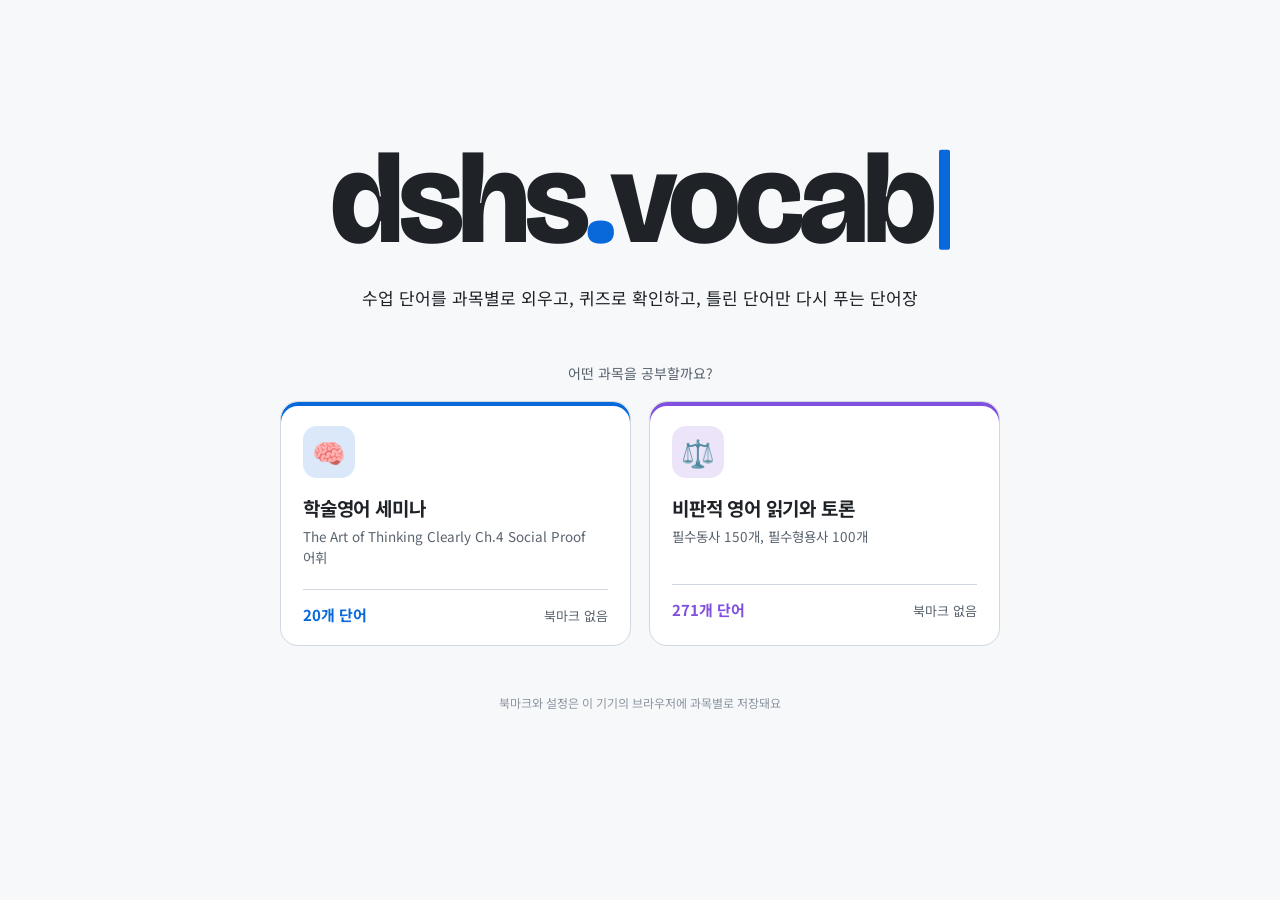
<file: vocab.html>
<!DOCTYPE html>
<html lang="ko">
<head>
<meta charset="UTF-8">
<meta name="viewport" content="width=device-width, initial-scale=1, viewport-fit=cover">
<title>dshs.vocab</title>
<script>
// dshs42.app '공부' 탭 안에 띄울 때(vocab.html?embed=1#과목): 로고 · 과목 선택은 숨기고 사이트 테마 색을 따릅니다.
// 사이트(부모 창)와 같은 주소라 부모의 테마 값을 바로 읽습니다. 따로 열면 예전처럼 동작합니다.
window.VOCAB_EMBED = new URLSearchParams(location.search).has('embed') && window.parent !== window;
// 테마: 사이트의 테마 이름(data-theme: dark · light · ocean · forest · coco · sakura)과 밝기(data-tone)를 그대로 받아
// 이 파일의 <style> 에 있는 같은 이름의 색 묶음(:root[data-site=…])을 씁니다. 따로 열면 기기 설정(다크 · 라이트)을 따릅니다.
const VOCAB_SITES = ['dark', 'light', 'ocean', 'forest', 'coco', 'sakura'];
window.vocabTheme = function () {
  if (!window.VOCAB_EMBED) return;
  try {
    const p = window.parent.document.documentElement, root = document.documentElement;
    const tone = p.dataset.tone === 'light' ? 'light' : 'dark';
    root.dataset.tone = tone;
    root.dataset.site = VOCAB_SITES.includes(p.dataset.theme) ? p.dataset.theme : tone;
    // 단어장 문서와 iframe 의 색 모드를 같게: 다르면 브라우저가 iframe 뒤에 흰(검은) 바탕을 깔아 사이트 배경이 가려집니다
    root.style.colorScheme = tone;
    if (window.frameElement) window.frameElement.style.colorScheme = tone;
  } catch (e) {}
};
if (window.VOCAB_EMBED) { document.documentElement.classList.add('embed'); window.vocabTheme(); }
</script>
<meta name="description" content="수업 단어를 과목별로 외우고, 퀴즈로 확인하고, 틀린 단어만 다시 푸는 단어장">
<meta name="theme-color" content="#0d1117" media="(prefers-color-scheme: dark)">
<meta name="theme-color" content="#f6f8fa" media="(prefers-color-scheme: light)">
<meta property="og:title" content="dshs.vocab">
<meta property="og:description" content="학술영어 세미나 · 비판적 영어 읽기와 토론 단어 암기">
<meta property="og:type" content="website">
<link rel="icon" href="data:image/svg+xml,<svg xmlns=%22http://www.w3.org/2000/svg%22 viewBox=%220 0 100 100%22><text y=%22.9em%22 font-size=%2290%22>📚</text></svg>">
<link href="https://fonts.googleapis.com/css2?family=Bricolage+Grotesque:opsz,wght@12..96,600;12..96,800&family=Newsreader:ital,opsz,wght@1,6..72,400&family=Noto+Sans+KR:wght@300;400;500;700&family=Space+Mono:wght@400;700&display=swap" rel="stylesheet">
<style>
  :root {
    --bg: #f6f8fa;
    --surface: #ffffff;
    --surface2: #eef1f4;
    --border: #d0d7de;
    --accent: #0969da;
    --accent2: #1a7f37;
    --accent3: #c4432b;
    --accent4: #8250df;
    --text: #1f2328;
    --text-muted: #59636e;
    --text-dim: #8c959f;
    box-sizing: border-box;
    padding-top: env(safe-area-inset-top, 0px);
    padding-bottom: env(safe-area-inset-bottom, 0px);
  }
  html { scroll-padding-top: env(safe-area-inset-top, 0px); }
  /* 밝기: data-tone 이 있으면(사이트 안) 그것을, 없으면(따로 열면) 기기 설정을 따릅니다 */
  @media (prefers-color-scheme: dark) {
    :root:not([data-tone="light"]) {
      --bg: #0d1117; --surface: #161b22; --surface2: #21262d; --border: #30363d;
      --accent: #58a6ff; --accent2: #3fb950; --accent3: #f78166; --accent4: #d2a8ff;
      --text: #e6edf3; --text-muted: #7d8590; --text-dim: #6e7681;
    }
  }
  :root[data-tone="dark"] {
    --bg: #0d1117; --surface: #161b22; --surface2: #21262d; --border: #30363d;
    --accent: #58a6ff; --accent2: #3fb950; --accent3: #f78166; --accent4: #d2a8ff;
    --text: #e6edf3; --text-muted: #7d8590; --text-dim: #6e7681;
  }
  /* dshs42.app 의 화면 테마 (index.html 의 테마 색과 같은 값). --text-muted 는 보조 글자, --text-dim 은 더 흐린 글자.
     정답 초록(--accent2) · 오답 빨강(--accent3)은 뜻이 있는 색이라 밝기 기본값을 그대로 씁니다. 사이트 테마 색을 바꾸면 여기도 함께 바꿉니다. */
  :root[data-site="dark"] {
    --bg: #0a0a0f; --surface: #12121a; --surface2: #1a1a26; --border: #2a2a3d;
    --accent: #7c6fe0; --accent4: #e06f9e; --text: #e8e8f0; --text-muted: #8888aa; --text-dim: #55556a;
  }
  :root[data-site="light"] {
    --bg: #f5f5fa; --surface: #ffffff; --surface2: #eeeef5; --border: #d9d9e6;
    --accent: #6a5cd6; --accent4: #d0558a; --text: #1b1b28; --text-muted: #5a5a76; --text-dim: #8c8ca4;
  }
  :root[data-site="ocean"] {
    --bg: #07111b; --surface: #0c1824; --surface2: #122232; --border: #1f3448;
    --accent: #3fa7e0; --accent4: #5ad1d6; --text: #e3eef7; --text-muted: #8aa6bd; --text-dim: #557089;
  }
  :root[data-site="forest"] {
    --bg: #0a120d; --surface: #101a13; --surface2: #16241b; --border: #24382a;
    --accent: #5fbf7a; --accent4: #d6c25a; --text: #e6f0e8; --text-muted: #8fa996; --text-dim: #5b7262;
  }
  :root[data-site="coco"] {
    --bg: #f2f7f3; --surface: #ffffff; --surface2: #e6f0e8; --border: #cfe0d4;
    --accent: #2f9a52; --accent4: #b08f1c; --text: #142019; --text-muted: #4f6b58; --text-dim: #8aa392;
  }
  :root[data-site="sakura"] {
    --bg: #fbf3f6; --surface: #ffffff; --surface2: #f7e8ee; --border: #ecd3dd;
    --accent: #d0577f; --accent4: #9a6ad6; --text: #2a1a21; --text-muted: #7a5864; --text-dim: #ae8d99;
  }

  .cat-badge { white-space: nowrap; }
  .bm-reset { margin-left: 10px; padding: 5px 12px; font-size: 12.5px; }
  .btn.armed { border-color: #e5534b !important; color: #e5534b !important; }
  .sub-pills { margin-bottom: 14px; }

  /* 메인(과목 선택) */
  .logo { cursor: pointer; font-family: 'Bricolage Grotesque', sans-serif !important; font-weight: 800 !important; letter-spacing: -0.03em; color: var(--text) !important; }
  .logo span { color: var(--accent); }
  .subject-switch {
    display: inline-flex; align-items: center; gap: 8px; margin-left: 14px;
    background: var(--surface2); border: 1px solid var(--border); border-radius: 20px;
    padding: 5px 12px; color: var(--text); font-family: inherit; font-size: 13px; font-weight: 500; cursor: pointer;
  }
  .subject-switch:hover { border-color: var(--accent); }
  .subject-switch { white-space: nowrap; flex-shrink: 0; }
  .nav-tabs { min-width: 0; overflow-x: auto; scrollbar-width: none; }
  .nav-tabs::-webkit-scrollbar { display: none; }
  .nav-tab { white-space: nowrap; flex-shrink: 0; }
  @media (min-width: 641px) and (max-width: 940px) {
    .header { flex-wrap: wrap; row-gap: 6px; }
    .nav-tabs { order: 3; width: 100%; margin-left: 0 !important; }
    .subject-switch { margin-left: auto; }
  }
  .switch-hint { font-size: 11px; color: var(--text-muted); }
  /* ---------- 메인 화면 ---------- */
  body.is-home .header { display: none; }
  body.is-home .main { max-width: 1040px; }
  .home-hero { text-align: center; padding: clamp(56px, 12vh, 120px) 16px 44px; }
  .wordmark {
    font-family: 'Bricolage Grotesque', 'Noto Sans KR', sans-serif;
    font-weight: 800;
    font-size: clamp(56px, 14vw, 128px);
    line-height: 0.95;
    letter-spacing: -0.045em;
    color: var(--text);
    display: inline-flex; align-items: baseline;
  }
  .wordmark .dot { color: var(--accent); }
  .wordmark .caret {
    display: inline-block; width: 0.09em; height: 0.78em; margin-left: 0.06em;
    background: var(--accent); border-radius: 2px; transform: translateY(0.06em);
    animation: caret 1.1s steps(1) infinite;
  }
  @keyframes caret { 50% { opacity: 0; } }
  @media (prefers-reduced-motion: reduce) { .wordmark .caret { animation: none; } }
  .entry-line {
    margin-top: 18px; font-family: 'Newsreader', Georgia, serif; font-style: italic;
    font-size: clamp(17px, 2.4vw, 21px); color: var(--text-muted);
  }
  .entry-line .pos { margin-left: 10px; color: var(--accent); font-weight: 400; }
  .definition {
    margin: 22px auto 0; max-width: 40em; font-size: clamp(15px, 2vw, 17px); word-break: keep-all; text-wrap: balance;
    line-height: 1.6; color: var(--text);
  }
  .subject-sub, .home-foot { word-break: keep-all; }
  .home-prompt { margin: 8px 0 18px; font-size: 14px; color: var(--text-muted); text-align: center; }

  .subject-grid {
    display: grid; grid-template-columns: repeat(2, 1fr); gap: 18px;
    max-width: 720px; margin: 0 auto;
  }
  .subject-card {
    --c: var(--accent);
    position: relative; overflow: hidden;
    display: flex; flex-direction: column; align-items: flex-start; text-align: left;
    background: var(--surface); border: 1px solid var(--border); border-radius: 18px;
    padding: 24px 22px 20px; cursor: pointer; font-family: inherit; color: var(--text);
    box-shadow: inset 0 4px 0 var(--c);
    transition: border-color .15s, transform .15s;
  }
  .subject-card:hover { border-color: var(--c); transform: translateY(-3px); }
  .subject-card:focus-visible { outline: 3px solid var(--c); outline-offset: 3px; }
  .subject-card.bio  { --c: var(--accent2); }
  .subject-card.atc  { --c: var(--accent); }
  .subject-card.crit { --c: var(--accent4); }
  .subject-tile {
    width: 52px; height: 52px; border-radius: 14px; display: grid; place-items: center;
    font-size: 27px; background: color-mix(in srgb, var(--c) 15%, transparent); margin-bottom: 18px;
  }
  .subject-name { font-size: 19px; font-weight: 700; letter-spacing: -0.01em; line-height: 1.3; }
  .subject-sub { margin-top: 6px; font-size: 13.5px; color: var(--text-muted); line-height: 1.5; min-height: 2.6em; }
  .subject-foot {
    margin-top: 22px; padding-top: 14px; border-top: 1px solid var(--border);
    width: 100%; display: flex; justify-content: space-between; align-items: baseline; font-size: 13px;
  }
  .subject-count { color: var(--c); font-weight: 700; font-size: 15px; }
  .subject-bm { color: var(--text-muted); }
  .home-foot { text-align: center; margin: 48px 0 12px; font-size: 12px; color: var(--text-dim); }

  @media (max-width: 820px) {
    .subject-grid { grid-template-columns: 1fr; max-width: 520px; gap: 12px; }
    .subject-card { flex-direction: row; flex-wrap: wrap; align-items: center; padding: 18px 18px 16px; box-shadow: inset 4px 0 0 var(--c); }
    .subject-tile { margin: 0 14px 0 0; width: 46px; height: 46px; font-size: 24px; }
    .subject-text { flex: 1; min-width: 0; }
    .subject-sub { min-height: 0; margin-top: 3px; }
    .subject-foot { margin-top: 14px; padding-top: 12px; }
  }
  @media (max-width: 640px) {
    .subject-switch { margin-left: auto; }
    .home-hero { padding: 64px 8px 32px; }
  }

  * { box-sizing: border-box; margin: 0; padding: 0; }

  html { overflow-x: hidden; }
  /* 모바일에서 두 번 톡 쳐서 확대되지 않게 (두 손가락 확대는 그대로 됨) */
  html, body { touch-action: manipulation; }

  body {
    background: var(--bg);
    color: var(--text);
    font-family: 'Noto Sans KR', sans-serif;
    min-height: 100vh;
    overflow-x: hidden;
    max-width: 100vw;
  }

  /* 헤더 */
  .header {
    padding: 24px 32px 0;
    display: flex;
    align-items: center;
    gap: 16px;
    border-bottom: 1px solid var(--border);
    padding-bottom: 0;
  }
  .logo {
    font-family: 'Space Mono', monospace;
    font-size: 22px;
    font-weight: 700;
    color: var(--accent);
    letter-spacing: -1px;
  }
  .logo span { color: var(--accent4); }

  .nav-tabs {
    display: flex;
    gap: 0;
    margin-left: 16px;
  }
  .nav-tab {
    padding: 12px 15px;
    cursor: pointer;
    font-size: 14px;
    font-weight: 500;
    color: var(--text-muted);
    border-bottom: 2px solid transparent;
    transition: all 0.2s;
    user-select: none;
    white-space: nowrap;
  }
  .nav-tab:hover { color: var(--text); }
  .nav-tab.active {
    color: var(--accent);
    border-bottom-color: var(--accent);
  }

  /* 메인 레이아웃 */
  .main { padding: 32px; max-width: 1200px; margin: 0 auto; }

  /* === 학습 탭 === */
  .study-header {
    display: flex;
    align-items: center;
    gap: 16px;
    margin-bottom: 24px;
    flex-wrap: wrap;
  }
  .study-title {
    font-family: 'Space Mono', monospace;
    font-size: 13px;
    color: var(--text-muted);
    letter-spacing: 0.1em;
    text-transform: uppercase;
  }
  .category-pills {
    display: flex;
    gap: 8px;
    flex-wrap: wrap;
  }
  .pill {
    padding: 4px 14px;
    border-radius: 20px;
    font-size: 12px;
    font-weight: 500;
    cursor: pointer;
    border: 1px solid var(--border);
    color: var(--text-muted);
    background: var(--surface);
    transition: all 0.18s;
    user-select: none;
  }
  .pill:hover { border-color: var(--accent); color: var(--accent); }
  .pill.active { background: var(--accent); border-color: var(--accent); color: #0d1117; }

  /* 하위 태그(주제) 필터 */
  .sub-pills {
    display: flex;
    gap: 6px;
    flex-wrap: wrap;
    margin-top: 12px;
  }
  .sub-pills:empty { display: none; }
  .sub-pill {
    padding: 3px 12px;
    border-radius: 16px;
    font-size: 11px;
    font-weight: 500;
    cursor: pointer;
    border: 1px solid var(--border);
    color: var(--text-dim);
    background: transparent;
    transition: all 0.18s;
    user-select: none;
  }
  .sub-pill:hover { border-color: var(--accent3); color: var(--accent3); }
  .sub-pill.active { background: var(--accent3); border-color: var(--accent3); color: #0d1117; }

  /* 퀴즈 카테고리 그룹 */
  .cat-group { margin-bottom: 18px; }
  .cat-group-head {
    display: flex; align-items: center; justify-content: space-between;
    margin-bottom: 8px;
  }
  .cat-group-title { font-size: 14px; font-weight: 700; font-family: 'Space Mono', monospace; color: var(--text); }
  .cat-group-toggle {
    font-size: 11px; color: var(--text-dim); cursor: pointer;
    border: 1px solid var(--border); border-radius: 14px; padding: 2px 11px;
    user-select: none; transition: all 0.18s;
  }
  .cat-group-toggle:hover { border-color: var(--accent); color: var(--accent); }

  .word-count {
    margin-left: auto;
    font-family: 'Space Mono', monospace;
    font-size: 12px;
    color: var(--text-dim);
  }

  /* 학습 테이블 */
  .word-table {
    width: 100%;
    border-collapse: collapse;
    border: 1px solid var(--border);
    border-radius: 10px;
    overflow: hidden;
  }
  .word-table thead th {
    background: var(--surface2);
    padding: 12px 20px;
    text-align: left;
    font-family: 'Space Mono', monospace;
    font-size: 11px;
    letter-spacing: 0.12em;
    text-transform: uppercase;
    color: var(--text-muted);
    border-bottom: 1px solid var(--border);
    font-weight: 400;
  }
  .word-table tbody tr {
    border-bottom: 1px solid var(--border);
    transition: background 0.15s;
  }
  .word-table tbody tr:last-child { border-bottom: none; }
  .word-table tbody tr:hover { background: var(--surface2); }
  .word-table tbody td {
    padding: 14px 20px;
    font-size: 14px;
  }
  .word-en {
    font-family: 'Space Mono', monospace;
    font-size: 13px;
    color: var(--accent);
    font-weight: 700;
  }
  .word-ko {
    color: var(--text);
    font-weight: 400;
  }
  .cat-badge {
    display: inline-block;
    padding: 2px 10px;
    border-radius: 4px;
    font-size: 11px;
    font-weight: 500;
  }
  .cat-1 { background: rgba(63,185,80,0.15); color: var(--accent2); }
  .cat-2 { background: rgba(88,166,255,0.15); color: var(--accent); }
  .cat-3 { background: rgba(247,129,102,0.15); color: var(--accent3); }
  .cat-4 { background: rgba(210,168,255,0.15); color: var(--accent4); }
  .cat-5 { background: rgba(255,213,79,0.15); color: #ffd54f; }

  .no-result {
    text-align: center;
    padding: 60px;
    color: var(--text-dim);
    font-size: 14px;
  }

  /* 검색 */
  .search-box {
    position: relative;
    margin-bottom: 20px;
  }
  .search-box input {
    width: 100%;
    background: var(--surface);
    border: 1px solid var(--border);
    border-radius: 8px;
    padding: 10px 16px 10px 40px;
    color: var(--text);
    font-size: 14px;
    font-family: 'Noto Sans KR', sans-serif;
    outline: none;
    transition: border-color 0.2s;
  }
  .search-box input:focus { border-color: var(--accent); }
  .search-box input::placeholder { color: var(--text-dim); }
  .search-icon {
    position: absolute;
    left: 14px;
    top: 50%;
    transform: translateY(-50%);
    color: var(--text-dim);
    font-size: 14px;
  }

  /* === 퀴즈 탭 === */
  .quiz-wrap {
    max-width: 640px;
    margin: 0 auto;
  }

  .quiz-settings {
    display: flex;
    gap: 12px;
    margin-bottom: 28px;
    flex-wrap: wrap;
    align-items: center;
  }
  .quiz-settings label {
    font-size: 13px;
    color: var(--text-muted);
  }
  .settings-group {
    display: flex;
    gap: 8px;
    align-items: center;
  }

  .btn {
    padding: 8px 20px;
    border-radius: 6px;
    font-size: 13px;
    font-weight: 500;
    cursor: pointer;
    border: 1px solid var(--border);
    background: var(--surface2);
    color: var(--text);
    font-family: 'Noto Sans KR', sans-serif;
    transition: all 0.18s;
    user-select: none;
  }
  .btn:hover { border-color: var(--accent); color: var(--accent); }
  .btn.primary {
    background: var(--accent);
    border-color: var(--accent);
    color: #0d1117;
    font-weight: 700;
  }
  .btn.primary:hover { opacity: 0.85; color: #0d1117; }
  .btn.danger {
    background: var(--accent3);
    border-color: var(--accent3);
    color: #0d1117;
    font-weight: 700;
  }
  .btn.success-btn {
    background: var(--accent2);
    border-color: var(--accent2);
    color: #0d1117;
    font-weight: 700;
  }

  /* 진행률 바 */
  .progress-wrap {
    margin-bottom: 32px;
  }
  .progress-meta {
    display: flex;
    justify-content: space-between;
    font-size: 12px;
    color: var(--text-muted);
    margin-bottom: 8px;
    font-family: 'Space Mono', monospace;
  }
  .progress-bar {
    height: 4px;
    background: var(--surface2);
    border-radius: 2px;
    overflow: hidden;
  }
  .progress-fill {
    height: 100%;
    background: linear-gradient(90deg, var(--accent), var(--accent4));
    border-radius: 2px;
    transition: width 0.4s ease;
  }

  /* 퀴즈 카드 */
  .quiz-card {
    background: var(--surface);
    border: 1px solid var(--border);
    border-radius: 16px;
    padding: 48px 40px;
    text-align: center;
    position: relative;
    overflow: hidden;
  }
  .quiz-card::before {
    content: '';
    position: absolute;
    top: 0; left: 0; right: 0;
    height: 2px;
    background: linear-gradient(90deg, var(--accent), var(--accent4), var(--accent3));
  }
  .quiz-category-tag {
    display: inline-block;
    padding: 4px 12px;
    border-radius: 4px;
    font-size: 11px;
    font-weight: 500;
    margin-bottom: 24px;
  }
  .quiz-word {
    font-family: 'Space Mono', monospace;
    font-size: 36px;
    font-weight: 700;
    color: var(--text);
    margin-bottom: 8px;
    line-height: 1.2;
  }
  /* 영영풀이 퀴즈: 단어 자리에 영어 풀이 문장 */
  .quiz-word.def {
    font-family: inherit;
    font-size: 18px;
    font-weight: 500;
    line-height: 1.55;
    text-align: left;
    word-break: normal;
    overflow-wrap: anywhere;
  }
  .quiz-word.def .def-blank { color: var(--accent); font-family: 'Space Mono', monospace; }
  /* 퀴즈 종류 고르기 (영→한 뜻 · 영영풀이) */
  .quiz-mode { display: flex; gap: 8px; justify-content: center; flex-wrap: wrap; margin-bottom: 18px; }
  .quiz-mode .btn { min-width: 132px; }
  .quiz-hint {
    font-size: 12px;
    color: var(--text-dim);
    margin-bottom: 36px;
    height: 20px;
  }

  .answer-input-wrap {
    display: flex;
    gap: 10px;
    margin-bottom: 20px;
  }
  .answer-input {
    flex: 1;
    min-width: 0;
    background: var(--surface2);
    border: 1.5px solid var(--border);
    border-radius: 8px;
    padding: 12px 16px;
    color: var(--text);
    font-size: 16px;
    font-family: 'Noto Sans KR', sans-serif;
    outline: none;
    transition: border-color 0.2s;
    text-align: center;
  }
  .answer-input:focus { border-color: var(--accent); }
  .answer-input.correct { border-color: var(--accent2) !important; background: rgba(63,185,80,0.1); }
  .answer-input.wrong { border-color: var(--accent3) !important; background: rgba(247,129,102,0.1); }
  .answer-input::placeholder { color: var(--text-dim); }

  .feedback-area {
    min-height: 56px;
    display: flex;
    align-items: center;
    justify-content: center;
    flex-direction: column;
    gap: 6px;
    margin-bottom: 20px;
  }
  .feedback-correct {
    color: var(--accent2);
    font-size: 18px;
    font-weight: 700;
    animation: pop 0.3s ease;
  }
  .feedback-wrong {
    color: var(--accent3);
    font-size: 15px;
    font-weight: 500;
  }
  .word-note { display:block; font-size:11px; color:var(--text-dim); margin-top:4px; line-height:1.4; }
  .feedback-note { margin-top:8px; font-size:13px; color:var(--text-muted); }
  .auto-bm-inline {
    display:flex; align-items:center; justify-content:center; gap:8px;
    margin-top:16px; padding-bottom:2px; font-size:13px; line-height:1.6; color:var(--text-muted); cursor:pointer; user-select:none;
  }
  .auto-bm-inline input { accent-color:var(--accent); width:15px; height:15px; }
  .feedback-answer {
    font-size: 13px;
    color: var(--text-muted);
  }
  @keyframes pop {
    0% { transform: scale(0.7); opacity: 0; }
    60% { transform: scale(1.1); }
    100% { transform: scale(1); opacity: 1; }
  }

  .quiz-actions {
    display: flex;
    gap: 10px;
    justify-content: center;
    flex-wrap: wrap;
  }

  /* 결과 화면 */
  .result-card {
    background: var(--surface);
    border: 1px solid var(--border);
    border-radius: 16px;
    padding: 48px 40px;
    text-align: center;
  }
  .result-score {
    font-family: 'Space Mono', monospace;
    font-size: 72px;
    font-weight: 700;
    line-height: 1;
    margin-bottom: 8px;
    background: linear-gradient(135deg, var(--accent), var(--accent4));
    -webkit-background-clip: text;
    -webkit-text-fill-color: transparent;
    background-clip: text;
  }
  .result-label {
    color: var(--text-muted);
    font-size: 14px;
    margin-bottom: 36px;
  }
  .result-stats {
    display: flex;
    gap: 24px;
    justify-content: center;
    margin-bottom: 36px;
  }
  .stat-box {
    background: var(--surface2);
    border: 1px solid var(--border);
    border-radius: 10px;
    padding: 16px 24px;
    min-width: 100px;
  }
  .stat-num {
    font-family: 'Space Mono', monospace;
    font-size: 28px;
    font-weight: 700;
    margin-bottom: 4px;
  }
  .stat-num.green { color: var(--accent2); }
  .stat-num.red { color: var(--accent3); }
  .stat-label { font-size: 12px; color: var(--text-muted); }

  /* 틀린 단어 목록 */
  .wrong-list { margin-top: 32px; text-align: left; }
  .wrong-list-title {
    font-size: 12px;
    color: var(--text-muted);
    font-family: 'Space Mono', monospace;
    letter-spacing: 0.1em;
    text-transform: uppercase;
    margin-bottom: 12px;
  }
  .wrong-item {
    display: flex;
    justify-content: space-between;
    align-items: center;
    padding: 10px 14px;
    background: var(--surface2);
    border-radius: 6px;
    margin-bottom: 6px;
    font-size: 13px;
  }
  .wrong-item-en {
    font-family: 'Space Mono', monospace;
    color: var(--accent3);
    font-weight: 700;
  }
  .wrong-item-ko { color: var(--text-muted); }

  /* 초기화면 */
  .quiz-start {
    text-align: center;
    padding: 60px 20px;
  }
  .quiz-start h2 {
    font-size: 24px;
    font-weight: 700;
    margin-bottom: 12px;
    font-family: 'Space Mono', monospace;
    color: var(--accent);
  }
  .quiz-start p {
    color: var(--text-muted);
    font-size: 14px;
    margin-bottom: 32px;
    line-height: 1.6;
  }
  .cat-select-grid {
    display: grid;
    grid-template-columns: repeat(auto-fit, minmax(140px, 1fr));
    gap: 10px;
    margin-bottom: 28px;
  }
  .cat-toggle {
    padding: 12px;
    border-radius: 8px;
    border: 1.5px solid var(--border);
    background: var(--surface);
    cursor: pointer;
    transition: all 0.18s;
    user-select: none;
    font-size: 13px;
    font-family: 'Noto Sans KR', sans-serif;
    font-weight: 500;
    color: var(--text-muted);
  }
  .cat-toggle.selected {
    color: #0d1117;
  }
  .cat-toggle.selected.c0 { background: var(--accent2); border-color: var(--accent2); }
  .cat-toggle.selected.c1 { background: var(--accent); border-color: var(--accent); }
  .cat-toggle.selected.c2 { background: var(--accent3); border-color: var(--accent3); }
  .cat-toggle.selected.c3 { background: var(--accent4); border-color: var(--accent4); }
  .cat-toggle.selected.c4 { background: #ffd54f; border-color: #ffd54f; }
  .cat-toggle:not(.selected):hover { border-color: var(--text-muted); color: var(--text); }

  .total-info {
    font-size: 13px;
    color: var(--text-dim);
    margin-bottom: 24px;
    font-family: 'Space Mono', monospace;
  }

  /* 북마크 */
  .bookmark-btn {
    background: none;
    border: none;
    cursor: pointer;
    font-size: 20px;
    padding: 4px 8px;
    border-radius: 4px;
    transition: transform 0.15s, color 0.15s;
    line-height: 1;
    color: #9aa4b2;            /* 빈 별(☆)이 어두운 배경에서도 잘 보이도록 */
  }
  .bookmark-btn:hover { transform: scale(1.3); color: #ffd54f; }

  .empty-bookmark {
    text-align: center;
    padding: 60px 20px;
    color: var(--text-dim);
    font-size: 14px;
    line-height: 1.8;
  }
  .empty-bookmark .big { font-size: 36px; margin-bottom: 12px; }

  /* 유틸 */
  .hidden { display: none !important; }
  /* 켜고 끄는 토글 스위치 (input type=checkbox class=switch) */
  input.switch { appearance: none; -webkit-appearance: none; flex-shrink: 0; position: relative; width: 36px; height: 20px; margin: 0;
    border-radius: 999px; background: var(--border); cursor: pointer; transition: background .2s; }
  input.switch::after { content: ""; position: absolute; top: 2px; left: 2px; width: 16px; height: 16px; border-radius: 50%;
    background: #fff; box-shadow: 0 1px 2px rgba(0,0,0,.3); transition: transform .2s; }
  input.switch:checked { background: var(--accent); }
  input.switch:checked::after { transform: translateX(16px); }
  input.switch:focus-visible { outline: 2px solid var(--accent); outline-offset: 2px; }

  /* ===== 모바일 대응 ===== */
  @media (max-width: 640px) {
    /* 헤더: 로고 + 탭이 화면을 넘지 않도록 줄바꿈/축소 */
    .header { padding: 14px 12px 0; gap: 8px; flex-wrap: wrap; }
    .logo { font-size: 18px; }
    .nav-tabs { margin-left: 0; width: 100%; gap: 0; }
    .nav-tab { padding: 10px 12px; font-size: 13px; flex: 1; text-align: center; }

    .main { padding: 18px 12px; max-width: 100%; }
    .main > * { max-width: 100%; }

    /* 표: 칸 여백을 줄이고, 글자가 한 글자씩 세로로 깨지지 않게 */
    .word-table thead th { padding: 10px 8px; font-size: 10px; letter-spacing: 0.03em; }
    .word-table tbody td { padding: 11px 8px; font-size: 13px; vertical-align: top; }
    .word-en { font-size: 12px; }
    .word-en, .word-ko {
      word-break: keep-all;     /* 한글: 단어 단위로 줄바꿈 */
      overflow-wrap: anywhere;  /* 긴 영어 단어: 필요할 때만 잘림 */
      white-space: normal;
    }
    /* # 번호 열은 숨겨 공간 확보 */
    .word-table th:first-child,
    .word-table td:first-child { display: none; }
    .cat-badge { padding: 2px 7px; font-size: 10px; }

    /* 헤더·검색·카테고리 영역 */
    .study-header { flex-wrap: wrap; gap: 8px; }
    .cat-select-grid { grid-template-columns: repeat(auto-fit, minmax(108px, 1fr)); gap: 8px; }
    .cat-toggle { padding: 10px; font-size: 12px; }
    .quiz-start { padding: 32px 6px; }

    /* 퀴즈 카드: 여백 축소 + 입력창/확인 버튼 세로 배치로 확인 버튼이 항상 보이게 */
    .quiz-card { padding: 28px 16px; }
    .answer-input-wrap { flex-direction: column; gap: 10px; }
    .answer-input-wrap .btn { width: 100%; }
    .answer-input { font-size: 16px; }
    .quiz-actions { gap: 8px; }
    .quiz-actions .btn { flex: 1; min-width: 0; padding: 10px 8px; }
  }

  /* 한글 단어 줄바꿈 기본값 (모든 화면) */
  .word-en, .word-ko { word-break: keep-all; overflow-wrap: anywhere; }
  .word-en { overflow-wrap: normal; word-break: normal; hyphens: manual; }   /* 영어 단어는 글자 중간에서 끊지 않음 */
  .word-table td:nth-child(2) { min-width: 88px; }

  /* 스크롤바 */
  ::-webkit-scrollbar { width: 6px; }
  ::-webkit-scrollbar-track { background: var(--bg); }
  ::-webkit-scrollbar-thumb { background: var(--border); border-radius: 3px; }

/* ===== 문법 빈칸 탭 (ATC 문법 빈칸 암기) ===== */
#tab-grammar { --panel: var(--surface); --ink: var(--text); --muted: var(--text-muted); --line: var(--border); --soft: var(--surface2);
  --ok:#1f7a4d; --ok-bg:#e6f4ec; --bad:#b4232a; --bad-bg:#fbe9ea; --hint:#b4232a; --hint-bg:#fdf0ee;
  --serif:'Noto Sans KR',-apple-system,'Apple SD Gothic Neo','Malgun Gothic',sans-serif; --sans:inherit;
  max-width: 780px; margin: 0 auto; line-height: 1.6; }
@media (prefers-color-scheme: dark) { :root:not([data-tone="light"]) #tab-grammar {
  --ok:#5fcf95; --ok-bg:#16322a; --bad:#ff7b80; --bad-bg:#3a1d20; --hint:#ff9d8f; --hint-bg:#3a2320; } }
:root[data-tone="dark"] #tab-grammar { --ok:#5fcf95; --ok-bg:#16322a; --bad:#ff7b80; --bad-bg:#3a1d20; --hint:#ff9d8f; --hint-bg:#3a2320; }
#tab-grammar button, #tab-grammar input { font: inherit; color: inherit; }
#tab-grammar button,#tab-grammar input,#tab-grammar select{font:inherit;color:inherit}
#tab-grammar .g-head{display:flex;align-items:baseline;gap:10px;flex-wrap:wrap;margin-bottom:12px}
#tab-grammar .g-head h1{font-family:var(--serif);font-size:22px;margin:0}
#tab-grammar .g-head .k{color:var(--muted);font-size:12px}
#tab-grammar .stats{display:flex;gap:8px;flex-wrap:wrap;margin-bottom:12px}
#tab-grammar .stat{background:var(--panel);border:1px solid var(--line);border-radius:10px;padding:6px 12px;font-size:13px}
#tab-grammar .stat b{font-size:16px;margin-left:4px}
#tab-grammar details.set{background:var(--panel);border:1px solid var(--line);border-radius:10px;padding:8px 14px;margin-bottom:14px}
#tab-grammar details.set summary{cursor:pointer;font-weight:700;font-size:14px}
#tab-grammar .row{display:flex;flex-wrap:wrap;gap:6px;margin:8px 0;align-items:center}
#tab-grammar .row .lbl{font-size:12px;color:var(--muted);width:56px}
#tab-grammar .chip{border:1px solid var(--line);background:var(--panel);border-radius:999px;padding:3px 11px;font-size:13px;cursor:pointer}
#tab-grammar .chip.on{background:var(--ink);color:var(--bg);border-color:var(--ink)}
#tab-grammar .card{background:var(--panel);border:1px solid var(--line);border-radius:14px;padding:18px 20px;box-shadow:0 1px 0 rgba(0,0,0,.03)}
#tab-grammar .meta{display:flex;gap:8px;align-items:center;font-size:12px;color:var(--muted);margin-bottom:8px;flex-wrap:wrap}
#tab-grammar .tag{color:#fff;border-radius:5px;padding:1px 7px;font-size:11px;font-weight:700}
#tab-grammar .ko{font-size:13.5px;color:var(--muted);margin-bottom:10px}
#tab-grammar .ko.hide{filter:blur(5px);cursor:pointer}
#tab-grammar .en{font-family:var(--serif);font-size:19px;line-height:2.1}
#tab-grammar .en .fill{border-bottom:1.5px solid var(--line);color:var(--muted);padding:0 2px}
#tab-grammar .blank{display:inline-flex;align-items:baseline;gap:4px;white-space:nowrap}
#tab-grammar .blank input{font-family:var(--serif);font-size:18px;border:0;border-bottom:2px solid var(--accent);background:transparent;padding:0 4px;min-width:90px;outline:none;text-align:center}
#tab-grammar .blank input:focus{background:var(--soft)}
#tab-grammar .blank input.ok{border-color:var(--ok);color:var(--ok);background:var(--ok-bg)}
#tab-grammar .blank input.bad{border-color:var(--bad);color:var(--bad);background:var(--bad-bg)}
#tab-grammar .hint{font-family:var(--sans);font-size:12.5px;color:var(--hint);background:var(--hint-bg);border-radius:5px;padding:0 6px;white-space:nowrap}
#tab-grammar .res{margin-top:14px;display:none}
#tab-grammar .res.show{display:block}
#tab-grammar .verdict{font-weight:700;font-size:15px;margin-bottom:6px}
#tab-grammar .verdict.ok{color:var(--ok)}
#tab-grammar .verdict.bad{color:var(--bad)}
#tab-grammar .exp{background:var(--soft);border-radius:8px;padding:9px 12px;font-size:14px;margin-bottom:6px}
#tab-grammar .exp .a{font-family:var(--serif);font-weight:700}
#tab-grammar .exp .yours{color:var(--bad);text-decoration:line-through;margin-right:6px}
#tab-grammar .full{font-family:var(--serif);font-size:15px;color:var(--muted);margin-top:8px}
#tab-grammar .full mark{background:transparent;color:var(--ink);font-weight:700;border-bottom:1.5px solid var(--accent)}
#tab-grammar .actions{display:flex;gap:8px;margin-top:14px;flex-wrap:wrap}
#tab-grammar .btn{border:1px solid var(--accent);background:var(--accent);color:var(--bg);border-radius:9px;padding:8px 16px;cursor:pointer;font-weight:700}
#tab-grammar .btn.ghost{background:transparent;color:var(--ink);border-color:var(--line);font-weight:400}
#tab-grammar .foot{font-size:12px;color:var(--muted);margin-top:12px}
#tab-grammar kbd{border:1px solid var(--line);border-radius:4px;padding:0 5px;font-size:11px;background:var(--panel)}
#tab-grammar .weak{margin-top:16px;background:var(--panel);border:1px solid var(--line);border-radius:10px;padding:10px 14px;font-size:13px}
#tab-grammar .weak table{width:100%;border-collapse:collapse}
#tab-grammar .weak td{padding:3px 4px;border-bottom:1px dotted var(--line)}
#tab-grammar .bar{height:6px;background:var(--soft);border-radius:3px;overflow:hidden;min-width:80px}
#tab-grammar .bar i{display:block;height:100%;background:var(--bad)}
#tab-grammar .big{font-family:var(--serif);font-size:44px;font-weight:700;line-height:1.1}
#tab-grammar .big small{font-size:20px;color:var(--muted);margin-left:2px}
#tab-grammar .choice{display:grid;grid-template-columns:1fr 1fr;gap:10px}
#tab-grammar .opt{text-align:left;border:1.5px solid var(--accent);background:var(--panel);border-radius:12px;padding:14px 16px;cursor:pointer}
#tab-grammar .opt b{display:block;font-size:17px;margin-bottom:2px}
#tab-grammar .opt span{font-size:13px;color:var(--muted)}
#tab-grammar .opt:hover:not([disabled]){background:var(--soft)}
#tab-grammar .opt[disabled]{opacity:.45;cursor:default;border-color:var(--line)}
#tab-grammar .wlist{margin-top:18px;border-top:1px solid var(--line);padding-top:12px}
#tab-grammar .wn{padding:10px 0;border-bottom:1px dotted var(--line)}
#tab-grammar .wn .sent{font-family:var(--serif);font-size:15.5px;line-height:1.8}
#tab-grammar .wn mark{background:transparent;color:var(--ink);font-weight:700;border-bottom:1.5px solid var(--accent)}
#tab-grammar .wn mark.wr{color:var(--bad);border-color:var(--bad)}
#tab-grammar .why{font-size:13.5px;margin-top:3px}
#tab-grammar .why .a{font-family:var(--serif);font-weight:700}
@media (max-width:560px){#tab-grammar .choice{grid-template-columns:1fr}}
@media (max-width:560px){#tab-grammar .en{font-size:17px}
#tab-grammar .blank input{font-size:16px;min-width:70px}
#tab-grammar .card{padding:14px}}
#tab-grammar .g-head h1 { font-family: 'Bricolage Grotesque', 'Noto Sans KR', sans-serif; letter-spacing: -0.02em; }
#tab-grammar .g-star { background: none; border: 0; cursor: pointer; font-size: 20px; line-height: 1; padding: 2px 6px; margin-left: auto; color: #9aa4b2; transition: transform .15s; }
#tab-grammar .g-star:hover { transform: scale(1.25); color: #ffd54f; }
#tab-grammar .g-bmhead { display: flex; align-items: center; gap: 10px; flex-wrap: wrap; }
#tab-grammar .g-bmhead .btn { padding: 5px 12px; font-size: 13px; }
#tab-grammar .g-bmhead .btn:first-of-type { margin-left: auto; }
#tab-grammar .g-bmitem { padding: 10px 0; border-bottom: 1px dotted var(--line); }
#tab-grammar .g-bmitem:last-child { border-bottom: 0; }
#tab-grammar .g-bmitem .meta { margin-bottom: 2px; }
#tab-grammar .g-bmitem .sent { font-family: var(--serif); font-size: 15.5px; line-height: 1.8; }
#tab-grammar .g-bmitem mark { background: transparent; color: var(--ink); font-weight: 700; border-bottom: 1.5px solid var(--accent); }
#tab-grammar .g-bmitem .kot { font-size: 13px; color: var(--muted); }
#tab-grammar .g-empty { color: var(--muted); font-size: 13px; margin: 6px 0 2px; }
#tab-grammar .g-bline { display: flex; flex-wrap: wrap; align-items: center; gap: 6px; margin-top: 6px; padding: 6px 10px; background: var(--soft); border-radius: 8px; font-size: 14px; }
#tab-grammar .g-bline .a { font-weight: 700; }
#tab-grammar .g-bline .g-star { font-size: 17px; }
#tab-grammar .g-brule { flex-basis: 100%; font-size: 12.5px; color: var(--muted); line-height: 1.5; }
#tab-grammar .exp .g-star, #tab-grammar .why .g-star { font-size: 17px; margin-left: 4px; vertical-align: -2px; }
#tab-grammar .g-wdel { background: none; border: 1px solid var(--line); border-radius: 6px; color: var(--muted); cursor: pointer; font-size: 12px; padding: 1px 7px; margin-left: auto; }
#tab-grammar .g-wdel:hover { color: var(--bad); border-color: var(--bad); }
#tab-grammar .g-wdel + .g-star { margin-left: 0; }
#tab-grammar .g-bmitem mark.wr { border-bottom-color: var(--bad); color: var(--bad); }
#tab-grammar .en { font-size: 18px; line-height: 2.05; letter-spacing: -0.005em; }
#tab-grammar .g-auto { display: flex; align-items: center; justify-content: center; gap: 8px; margin-top: 12px; font-size: 13px; color: var(--muted); cursor: pointer; user-select: none; }
#tab-grammar .g-auto input { accent-color: var(--accent); width: 15px; height: 15px; }


/* ===== 테스트 탭 (학술영어 세미나) ===== */
#tab-test { max-width: 780px; margin: 0 auto; --ok:#1f7a4d; --ok-bg:#e6f4ec; --bad:#b4232a; --bad-bg:#fbe9ea; --warn:#9a6700; --warn-bg:#fff4d6; }
@media (prefers-color-scheme: dark) { :root:not([data-tone="light"]) #tab-test { --ok:#5fcf95; --ok-bg:#16322a; --bad:#ff7b80; --bad-bg:#3a1d20; --warn:#e3b341; --warn-bg:#3a2e12; } }
:root[data-tone="dark"] #tab-test { --ok:#5fcf95; --ok-bg:#16322a; --bad:#ff7b80; --bad-bg:#3a1d20; --warn:#e3b341; --warn-bg:#3a2e12; }
#tab-test .t-head { display: flex; align-items: baseline; gap: 12px; flex-wrap: wrap; margin-bottom: 14px; }
#tab-test .t-head h1 { font-family: 'Bricolage Grotesque', 'Noto Sans KR', sans-serif; font-size: 26px; letter-spacing: -0.02em; }
#tab-test .t-credit { font-size: 13px; color: var(--text-muted); }
#tab-test .t-seg { display: flex; gap: 4px; padding: 4px; background: var(--surface2); border: 1px solid var(--border); border-radius: 12px; margin-bottom: 16px; }
#tab-test .t-seg button { flex: 1; border: 0; background: none; color: var(--text-muted); font: inherit; font-size: 14px; font-weight: 600; padding: 9px 6px; border-radius: 9px; cursor: pointer; }
#tab-test .t-seg button.on { background: var(--surface); color: var(--text); box-shadow: 0 1px 2px rgba(0,0,0,.15); }
#tab-test .t-chips { display: flex; flex-wrap: wrap; gap: 6px; margin-bottom: 12px; align-items: center; }
#tab-test .t-chip { border: 1px solid var(--border); background: var(--surface); color: var(--text); border-radius: 16px; padding: 5px 12px; font: inherit; font-size: 13px; cursor: pointer; }
#tab-test .t-chip.on { background: var(--text); color: var(--bg); border-color: var(--text); }
#tab-test .t-chip small { opacity: .7; margin-left: 2px; }
#tab-test .t-lbl { font-size: 12px; color: var(--text-muted); margin-right: 4px; white-space: nowrap; }
#tab-test .t-card { background: var(--surface); border: 1px solid var(--border); border-radius: 14px; padding: 20px; margin-bottom: 14px; }
#tab-test .t-meta { font-size: 13px; color: var(--text-muted); margin-bottom: 10px; }
#tab-test .t-meta b { color: var(--text); }
#tab-test .t-box { display: flex; flex-wrap: wrap; gap: 6px; padding: 12px; border: 1.5px dashed var(--border); border-radius: 10px; }
#tab-test .t-word { border: 1px solid var(--border); background: var(--surface2); color: var(--text); border-radius: 8px; padding: 6px 11px; font: inherit; font-size: 14px; font-weight: 600; cursor: pointer; }
#tab-test .t-word:hover { border-color: var(--accent); }
#tab-test .t-word.used { opacity: .4; text-decoration: line-through; }
#tab-test .t-hint { font-size: 12px; color: var(--text-dim); margin: 6px 0 12px; }
#tab-test .t-list { padding-left: 22px; }
#tab-test .t-list li { margin: 10px 0; padding-left: 2px; }
#tab-test .t-sent, #tab-test .t-given { font-size: 16px; line-height: 2.1; }
#tab-test .t-given { background: var(--surface2); border-radius: 8px; padding: 6px 12px; margin: 8px 0 10px; line-height: 1.8; }
#tab-test .t-in { border: 0; border-bottom: 2px solid var(--accent); background: transparent; color: var(--text); font: inherit; font-size: 15px; padding: 1px 4px; margin: 0 3px; text-align: center; border-radius: 4px 4px 0 0; outline: none; max-width: 100%; }
#tab-test .t-in.wide { width: 100%; text-align: left; margin: 6px 0 0; padding: 6px 8px; }
#tab-test .t-in:focus { background: var(--surface2); }
#tab-test .ok { }
#tab-test .t-in.ok, #tab-test .t-ta.ok { border-color: var(--ok); background: var(--ok-bg); }
#tab-test .t-in.bad, #tab-test .t-ta.bad { border-color: var(--bad); background: var(--bad-bg); }
#tab-test .t-ta.near { border-color: var(--warn); background: var(--warn-bg); }
#tab-test .t-ta { width: 100%; border: 1px solid var(--border); border-radius: 10px; background: var(--bg); color: var(--text); font: inherit; font-size: 15px; line-height: 1.6; padding: 10px 12px; resize: vertical; }
#tab-test .t-ta:focus { outline: 2px solid var(--accent); outline-offset: 0; border-color: transparent; }
#tab-test .t-ta.essay { min-height: 200px; }
#tab-test .t-unused { display: flex; flex-wrap: wrap; align-items: center; gap: 6px; margin-top: 14px; padding-top: 12px; border-top: 1px solid var(--border); }
#tab-test .t-sol { font-size: 14px; color: var(--text); margin-top: 4px; line-height: 1.6; }
#tab-test .t-dim { color: var(--text-muted); font-size: 13px; }
#tab-test .t-result { margin-top: 14px; padding: 12px 14px; border-radius: 10px; background: var(--surface2); font-size: 15px; }
#tab-test .t-result.ok { background: var(--ok-bg); }
#tab-test .t-extra { margin-top: 8px; font-size: 13.5px; color: var(--text-muted); line-height: 1.6; }
#tab-test .t-extra b { display: block; color: var(--text); font-size: 13px; }
#tab-test .t-actions { display: flex; flex-wrap: wrap; gap: 8px; margin-top: 14px; }
#tab-test .t-actions .btn { padding: 9px 18px; font-size: 14px; }
#tab-test .t-ko { font-size: 14px; color: var(--text-muted); margin-bottom: 8px; }
#tab-test .t-chunks { display: flex; flex-wrap: wrap; gap: 6px; margin-bottom: 10px; }
#tab-test .t-chunks span { border: 1px solid var(--border); border-radius: 7px; padding: 3px 9px; font-size: 14px; background: var(--surface2); }
#tab-test .t-task { font-size: 14px; color: var(--text-muted); }
#tab-test .t-row2 { margin-top: 6px; }
#tab-test .t-verdict { margin-top: 10px; font-weight: 700; font-size: 14.5px; }
#tab-test .t-verdict.ok { color: var(--ok); } #tab-test .t-verdict.bad { color: var(--bad); } #tab-test .t-verdict.near { color: var(--warn); }
#tab-test .t-summary { display: flex; flex-wrap: wrap; align-items: center; gap: 8px; margin-bottom: 14px; font-size: 14px; color: var(--text-muted); }
#tab-test .t-summary b { color: var(--text); }
#tab-test .t-sp { flex: 1; }
#tab-test .t-quote { border-left: 3px solid var(--accent); padding: 4px 12px; margin-bottom: 10px; font-size: 15px; line-height: 1.6; }
#tab-test .t-prompt { font-size: 15.5px; line-height: 1.65; margin-bottom: 12px; }
#tab-test .t-req { font-size: 14px; background: var(--surface2); border-radius: 10px; padding: 10px 14px; margin-bottom: 12px; }
#tab-test .t-req ul { margin: 4px 0 0 18px; }
#tab-test .t-live { display: flex; flex-wrap: wrap; gap: 6px; margin-top: 8px; font-size: 12.5px; }
#tab-test .t-live span { border: 1px solid var(--border); border-radius: 12px; padding: 2px 9px; color: var(--text-muted); }
#tab-test .t-live span.ok { color: var(--ok); border-color: var(--ok); background: var(--ok-bg); }
#tab-test .t-live span.bad { color: var(--bad); border-color: var(--bad); }
#tab-test .t-score { display: flex; align-items: center; gap: 14px; margin-top: 16px; }
#tab-test .t-big { font-size: 40px; font-weight: 800; font-family: 'Bricolage Grotesque', sans-serif; line-height: 1; white-space: nowrap; }
#tab-test .t-big small { font-size: 18px; color: var(--text-muted); font-weight: 600; }
#tab-test .t-crit { width: 100%; border-collapse: collapse; margin-top: 12px; font-size: 14px; }
#tab-test .t-crit th { text-align: left; font-size: 13px; color: var(--text-muted); padding: 6px 0; border-bottom: 1px solid var(--border); }
#tab-test .t-crit td { padding: 9px 6px 9px 0; border-bottom: 1px solid var(--border); vertical-align: top; line-height: 1.5; }
#tab-test .t-pts { white-space: nowrap; font-weight: 700; width: 42px; }
#tab-test .t-btns { white-space: nowrap; text-align: right; }
#tab-test .t-pt { width: 30px; height: 30px; border: 1px solid var(--border); background: var(--surface); color: var(--text); border-radius: 8px; font: inherit; font-size: 13px; cursor: pointer; margin-left: 3px; }
#tab-test .t-pt.on { background: var(--accent); border-color: var(--accent); color: var(--bg); font-weight: 700; }
#tab-test .t-auto, #tab-test .t-self { display: inline-block; font-size: 11px; border-radius: 6px; padding: 0 6px; margin-left: 4px; vertical-align: 1px; }
#tab-test .t-auto { background: var(--ok-bg); color: var(--ok); }
#tab-test .t-self { background: var(--surface2); color: var(--text-muted); }
#tab-test .t-mine, #tab-test .t-model { margin-top: 14px; padding: 12px 14px; border-radius: 10px; font-size: 15px; line-height: 1.7; }
#tab-test .t-mine { background: var(--surface2); }
#tab-test .t-model { border: 1px solid var(--accent); }
#tab-test .t-mine > div, #tab-test .t-model > div { margin-top: 4px; }
#tab-test mark { background: color-mix(in srgb, var(--accent) 22%, transparent); color: inherit; border-radius: 3px; padding: 0 2px; }

#tab-test .t-word.picked { background: var(--accent); border-color: var(--accent); color: var(--bg); }
#tab-test .t-word.right { background: var(--ok-bg); border-color: var(--ok); color: var(--ok); }
#tab-test .t-word.wrongpick { background: var(--bad-bg); border-color: var(--bad); color: var(--bad); text-decoration: line-through; }
#tab-test .t-word:disabled { cursor: default; }
#tab-test .t-gap { display: inline-block; width: 64px; border-bottom: 2px solid var(--text-dim); margin: 0 4px; vertical-align: -3px; }
#tab-test .t-filled { color: var(--accent); }
#tab-test .t-refs { margin-top: 16px; padding-top: 12px; border-top: 1px solid var(--border); }
#tab-test .t-refs .t-sent { font-size: 15px; line-height: 1.8; color: var(--text-muted); }
#tab-test .t-refs li { margin: 6px 0; }
#tab-test .t-zone { display: flex; flex-wrap: wrap; gap: 6px; align-items: center; min-height: 52px; padding: 10px; border-radius: 10px; }
#tab-test .t-zone.ans { border: 2px dashed var(--border); background: var(--bg); transition: border-color .15s; }
#tab-test .t-zone.ans.over { border-color: var(--accent); }
#tab-test .t-zone.ans.ok { border-style: solid; border-color: var(--ok); background: var(--ok-bg); }
#tab-test .t-zone.ans.bad { border-style: solid; border-color: var(--bad); background: var(--bad-bg); }
#tab-test .t-zone.ans.near { border-style: solid; border-color: var(--warn); background: var(--warn-bg); }
#tab-test .t-zone.pool { margin-top: 10px; padding: 4px 0; }
#tab-test .t-empty { color: var(--text-dim); font-size: 13px; }
#tab-test .t-blk { display: inline-flex; align-items: center; padding: 7px 12px; border-radius: 9px; border: 1px solid var(--border); background: var(--surface2); color: var(--text); font-size: 15px; cursor: grab; user-select: none; -webkit-user-select: none; touch-action: none; }
#tab-test .t-zone.ans .t-blk { background: var(--surface); border-color: var(--accent); }
#tab-test .t-blk.comma { min-width: 34px; justify-content: center; font-weight: 800; padding: 7px 10px; }
#tab-test .t-blk:hover { border-color: var(--accent); }
#tab-test .t-blk.dragging { opacity: .3; }
#tab-test .t-blk.locked { cursor: default; }
.t-blk.ghost { position: fixed; z-index: 1000; pointer-events: none; display: inline-flex; padding: 7px 12px; border-radius: 9px; border: 1px solid var(--accent); background: var(--surface); color: var(--text); font-size: 15px; box-shadow: 0 6px 18px rgba(0,0,0,.25); }
#tab-test .t-caret { display: inline-block; width: 3px; height: 30px; border-radius: 2px; background: var(--accent); }
#tab-test .t-preview { margin-top: 8px; font-size: 15px; line-height: 1.6; color: var(--text); min-height: 1.6em; }
#tab-test .t-link { background: none; border: 0; color: var(--text-muted); font: inherit; font-size: 12.5px; text-decoration: underline; cursor: pointer; padding: 4px 0; margin-top: 4px; }
#tab-test button, #tab-test .t-blk { -webkit-tap-highlight-color: transparent; }
#tab-test .t-aiset { margin-top: 16px; padding: 10px 14px; border: 1px solid var(--border); border-radius: 10px; background: var(--surface2); font-size: 14px; }
#tab-test .t-aiset summary { cursor: pointer; font-weight: 700; }
#tab-test .t-aiset a { color: var(--accent); }
#tab-test .t-airow { display: flex; gap: 8px; flex-wrap: wrap; }
#tab-test .t-airow input { flex: 1 1 220px; min-width: 0; border: 1px solid var(--border); border-radius: 8px; background: var(--bg); color: var(--text); font: inherit; font-size: 14px; padding: 8px 10px; }
#tab-test .t-airow select { border: 1px solid var(--border); border-radius: 8px; background: var(--bg); color: var(--text); font: inherit; font-size: 13.5px; padding: 8px; }
#tab-test .t-ai { margin-top: 12px; padding: 12px 14px; border-radius: 10px; border: 1px solid var(--accent); background: color-mix(in srgb, var(--accent) 8%, var(--surface)); font-size: 14.5px; line-height: 1.6; }
#tab-test .t-ai.err { border-color: var(--bad); background: var(--bad-bg); color: var(--bad); }
#tab-test .t-ai-sum { margin-top: 6px; }
#tab-test .t-ai-fix { margin-top: 8px; font-size: 14px; }
#tab-test .t-ai-fix > div { margin-top: 6px; }
#tab-test .t-ai-fix s { color: var(--bad); }
#tab-test .t-ai-why { margin-top: 4px; font-size: 12.5px; color: var(--accent); line-height: 1.5; }
#tab-test .t-ko2 { font-size: 12.5px; color: var(--text-muted); margin-top: 2px; }
#tab-test .t-copied { font-size: 13px; color: var(--ok); margin-top: 6px; }
@media (max-width: 640px) {
  #tab-test .t-card { padding: 16px 14px; }
  #tab-test .t-crit tr { display: grid; grid-template-columns: 42px 1fr; }
  #tab-test .t-crit td.t-btns { grid-column: 2; text-align: left; padding-top: 0; }
  #tab-test .t-pt { margin: 0 4px 0 0; }
  .nav-tab { padding: 10px 2px !important; font-size: 12px !important; white-space: nowrap; }
}


/* ===== 문장 배열 탭 (학술영어 세미나) ===== */
#tab-scramble { max-width: 780px; margin: 0 auto; --ok:#1f7a4d; --ok-bg:#e6f4ec; --bad:#b4232a; --bad-bg:#fbe9ea; }
@media (prefers-color-scheme: dark) { :root:not([data-tone="light"]) #tab-scramble { --ok:#5fcf95; --ok-bg:#16322a; --bad:#ff7b80; --bad-bg:#3a1d20; } }
:root[data-tone="dark"] #tab-scramble { --ok:#5fcf95; --ok-bg:#16322a; --bad:#ff7b80; --bad-bg:#3a1d20; }
#tab-scramble button { -webkit-tap-highlight-color: transparent; }
#tab-scramble .s-head { display: flex; align-items: baseline; gap: 12px; flex-wrap: wrap; margin-bottom: 12px; }
#tab-scramble .s-head h1 { font-family: 'Bricolage Grotesque', 'Noto Sans KR', sans-serif; font-size: 26px; letter-spacing: -0.02em; }
#tab-scramble .s-credit { font-size: 13px; color: var(--text-muted); }
#tab-scramble .s-opts { background: var(--surface); border: 1px solid var(--border); border-radius: 12px; padding: 10px 14px; margin-bottom: 12px; }
#tab-scramble .s-row { display: flex; flex-wrap: wrap; align-items: center; gap: 6px; margin: 4px 0; }
#tab-scramble .s-lbl { font-size: 12.5px; color: var(--text-muted); width: 46px; white-space: nowrap; }
#tab-scramble .s-chip { border: 1px solid var(--border); background: var(--surface); color: var(--text); border-radius: 16px; padding: 4px 12px; font: inherit; font-size: 13px; cursor: pointer; }
#tab-scramble .s-chip.on { background: var(--text); color: var(--bg); border-color: var(--text); }
#tab-scramble .s-level input[type=range] { width: 150px; accent-color: var(--accent); cursor: pointer; }
#tab-scramble .s-lv-end { font-size: 11.5px; color: var(--text-dim); }
#tab-scramble .s-lv-txt { font-size: 12.5px; color: var(--text); flex-basis: 100%; padding-left: 52px; }
#tab-scramble .s-prog { display: flex; justify-content: space-between; font-size: 13px; color: var(--text-muted); margin: 4px 2px 6px; }
#tab-scramble .s-bar { height: 4px; background: var(--surface2); border-radius: 2px; overflow: hidden; margin-bottom: 14px; }
#tab-scramble .s-bar i { display: block; height: 100%; background: var(--accent); transition: width .3s; }
#tab-scramble .s-card { background: var(--surface); border: 1px solid var(--border); border-radius: 14px; padding: 20px; }
#tab-scramble .s-empty { color: var(--text-muted); font-size: 14px; }
#tab-scramble .s-meta { display: flex; align-items: center; gap: 8px; font-size: 13px; color: var(--text-muted); }
#tab-scramble .s-tag { background: color-mix(in srgb, var(--accent) 16%, transparent); color: var(--accent); border-radius: 6px; padding: 1px 8px; font-size: 12px; font-weight: 600; }
#tab-scramble .s-star { margin-left: auto; background: none; border: 0; cursor: pointer; font-size: 21px; line-height: 1; color: #9aa4b2; padding: 2px 4px; }
#tab-scramble .s-star:hover { color: #ffd54f; }
#tab-scramble .s-ko { font-size: 17px; line-height: 1.6; margin: 10px 0 14px; word-break: keep-all; }
#tab-scramble .s-zone { display: flex; flex-wrap: wrap; gap: 6px; align-items: center; min-height: 56px; padding: 10px; border-radius: 10px; }
#tab-scramble .s-zone.ans { border: 2px dashed var(--border); background: var(--bg); }
#tab-scramble .s-zone.ans.over { border-color: var(--accent); }
#tab-scramble .s-zone.ans.ok { border-style: solid; border-color: var(--ok); background: var(--ok-bg); }
#tab-scramble .s-zone.ans.bad { border-style: solid; border-color: var(--bad); background: var(--bad-bg); }
#tab-scramble .s-zone.pool { margin-top: 12px; padding: 4px 0; }
#tab-scramble .s-ph { color: var(--text-dim); font-size: 13px; }
#tab-scramble .s-count { text-align: right; font-size: 12px; color: var(--text-dim); margin-top: 4px; }
#tab-scramble .s-blk { display: inline-flex; align-items: center; padding: 7px 12px; border-radius: 9px; border: 1px solid var(--border); background: var(--surface2); color: var(--text); font-size: 15.5px; cursor: grab; user-select: none; -webkit-user-select: none; touch-action: none; }
#tab-scramble .s-blk.p { min-width: 32px; justify-content: center; font-weight: 800; padding: 7px 9px; }
#tab-scramble .s-zone.ans .s-blk { background: var(--surface); border-color: var(--accent); }
#tab-scramble .s-blk:hover { border-color: var(--accent); }
#tab-scramble .s-blk.dragging { opacity: .3; }
#tab-scramble .s-blk.locked { cursor: default; }
#tab-scramble .s-blk.gone, #tab-test .t-blk.gone { visibility: hidden; pointer-events: none; }
.s-ghost { position: fixed; z-index: 1000; pointer-events: none; display: inline-flex; padding: 7px 12px; border-radius: 9px; border: 1px solid var(--accent); background: var(--surface); color: var(--text); font-size: 15.5px; box-shadow: 0 6px 18px rgba(0,0,0,.25); }
#tab-scramble .s-caret { display: inline-block; width: 3px; height: 30px; border-radius: 2px; background: var(--accent); }
#tab-scramble .s-tools { display: flex; flex-wrap: wrap; gap: 6px; margin-top: 12px; }
#tab-scramble .s-tool { border: 1px solid var(--border); background: var(--surface); color: var(--text-muted); border-radius: 8px; padding: 5px 11px; font: inherit; font-size: 13px; cursor: pointer; }
#tab-scramble .s-tool:hover:not(:disabled) { border-color: var(--accent); color: var(--text); }
#tab-scramble .s-tool:disabled { opacity: .45; cursor: default; }
#tab-scramble .s-help { font-size: 12px; color: var(--text-dim); margin-top: 8px; }
#tab-scramble .s-actions { display: flex; flex-wrap: wrap; gap: 8px; margin-top: 16px; }
#tab-scramble .s-actions .btn { padding: 10px 20px; font-size: 14.5px; }
#tab-scramble .s-actions .btn:disabled { opacity: .45; cursor: default; }
#tab-scramble .s-verdict { margin-top: 12px; font-weight: 700; font-size: 15px; }
#tab-scramble .s-verdict.ok { color: var(--ok); } #tab-scramble .s-verdict.bad { color: var(--bad); }
#tab-scramble .s-mine { margin-top: 6px; font-size: 14.5px; line-height: 1.8; color: var(--text-muted); }
#tab-scramble .s-mine .x { color: var(--bad); font-weight: 700; text-decoration: underline wavy; text-underline-offset: 3px; }
#tab-scramble .s-answer { margin-top: 8px; padding: 10px 12px; border-left: 3px solid var(--ok); background: var(--surface2); border-radius: 0 8px 8px 0; font-size: 16px; line-height: 1.6; }
#tab-scramble .s-keys { margin-top: 12px; font-size: 12px; color: var(--text-dim); }
#tab-scramble kbd { font-size: 11px; border: 1px solid var(--border); border-radius: 4px; padding: 0 5px; background: var(--surface2); }
#tab-scramble .s-sum { text-align: center; }
#tab-scramble .s-big { font-family: 'Bricolage Grotesque', sans-serif; font-size: 56px; font-weight: 800; line-height: 1; }
#tab-scramble .s-big small { font-size: 24px; color: var(--text-muted); }
#tab-scramble .s-dim { color: var(--text-muted); font-size: 13.5px; }
#tab-scramble .s-wlist { text-align: left; margin-top: 18px; padding-top: 12px; border-top: 1px solid var(--border); font-size: 14.5px; line-height: 1.6; }
#tab-scramble .s-wlist > div { margin-top: 10px; }
@media (max-width: 640px) {
  #tab-scramble .s-card { padding: 16px 14px; }
  #tab-scramble .s-keys { display: none; }
  .nav-tabs { overflow-x: auto; scrollbar-width: none; }
  .nav-tabs::-webkit-scrollbar { display: none; }
  .nav-tab { flex: 1 0 auto !important; }
}

/* ===== 지문 빈칸 탭 (비판적 영어) ===== */
#tab-blank { --panel: var(--surface); --ink: var(--text); --muted: var(--text-muted); --line: var(--border); --soft: var(--surface2);
  --ok:#1f7a4d; --ok-bg:#e6f4ec; --bad:#b4232a; --bad-bg:#fbe9ea; --hint:#b4232a; --hint-bg:#fdf0ee;
  --serif:'Noto Sans KR',-apple-system,'Apple SD Gothic Neo','Malgun Gothic',sans-serif; --sans:inherit;
  max-width: 780px; margin: 0 auto; line-height: 1.6; }
@media (prefers-color-scheme: dark) { :root:not([data-tone="light"]) #tab-blank {
  --ok:#5fcf95; --ok-bg:#16322a; --bad:#ff7b80; --bad-bg:#3a1d20; --hint:#ff9d8f; --hint-bg:#3a2320; } }
:root[data-tone="dark"] #tab-blank { --ok:#5fcf95; --ok-bg:#16322a; --bad:#ff7b80; --bad-bg:#3a1d20; --hint:#ff9d8f; --hint-bg:#3a2320; }
#tab-blank button, #tab-blank input { font: inherit; color: inherit; }
#tab-blank button,#tab-blank input,#tab-blank select{font:inherit;color:inherit}
#tab-blank .g-head{display:flex;align-items:baseline;gap:10px;flex-wrap:wrap;margin-bottom:12px}
#tab-blank .g-head h1{font-family:var(--serif);font-size:22px;margin:0}
#tab-blank .g-head .k{color:var(--muted);font-size:12px}
#tab-blank .stats{display:flex;gap:8px;flex-wrap:wrap;margin-bottom:12px}
#tab-blank .stat{background:var(--panel);border:1px solid var(--line);border-radius:10px;padding:6px 12px;font-size:13px}
#tab-blank .stat b{font-size:16px;margin-left:4px}
#tab-blank details.set{background:var(--panel);border:1px solid var(--line);border-radius:10px;padding:8px 14px;margin-bottom:14px}
#tab-blank details.set summary{cursor:pointer;font-weight:700;font-size:14px}
#tab-blank .row{display:flex;flex-wrap:wrap;gap:6px;margin:8px 0;align-items:center}
#tab-blank .row .lbl{font-size:12px;color:var(--muted);width:56px}
#tab-blank .chip{border:1px solid var(--line);background:var(--panel);border-radius:999px;padding:3px 11px;font-size:13px;cursor:pointer}
#tab-blank .chip.on{background:var(--ink);color:var(--bg);border-color:var(--ink)}
#tab-blank .card{background:var(--panel);border:1px solid var(--line);border-radius:14px;padding:18px 20px;box-shadow:0 1px 0 rgba(0,0,0,.03)}
#tab-blank .meta{display:flex;gap:8px;align-items:center;font-size:12px;color:var(--muted);margin-bottom:8px;flex-wrap:wrap}
#tab-blank .tag{color:#fff;border-radius:5px;padding:1px 7px;font-size:11px;font-weight:700}
#tab-blank .ko{font-size:13.5px;color:var(--muted);margin-bottom:10px}
#tab-blank .ko.hide{filter:blur(5px);cursor:pointer}
#tab-blank .en{font-family:var(--serif);font-size:19px;line-height:2.1}
#tab-blank .en .fill{border-bottom:1.5px solid var(--line);color:var(--muted);padding:0 2px}
#tab-blank .blank{display:inline-flex;align-items:baseline;gap:4px;white-space:nowrap}
#tab-blank .blank input{font-family:var(--serif);font-size:18px;border:0;border-bottom:2px solid var(--accent);background:transparent;padding:0 4px;min-width:90px;outline:none;text-align:center}
#tab-blank .blank input:focus{background:var(--soft)}
#tab-blank .blank input.ok{border-color:var(--ok);color:var(--ok);background:var(--ok-bg)}
#tab-blank .blank input.bad{border-color:var(--bad);color:var(--bad);background:var(--bad-bg)}
#tab-blank .hint{font-family:var(--sans);font-size:12.5px;color:var(--hint);background:var(--hint-bg);border-radius:5px;padding:0 6px;white-space:nowrap}
#tab-blank .res{margin-top:14px;display:none}
#tab-blank .res.show{display:block}
#tab-blank .verdict{font-weight:700;font-size:15px;margin-bottom:6px}
#tab-blank .verdict.ok{color:var(--ok)}
#tab-blank .verdict.bad{color:var(--bad)}
#tab-blank .exp{background:var(--soft);border-radius:8px;padding:9px 12px;font-size:14px;margin-bottom:6px}
#tab-blank .exp .a{font-family:var(--serif);font-weight:700}
#tab-blank .exp .yours{color:var(--bad);text-decoration:line-through;margin-right:6px}
#tab-blank .full{font-family:var(--serif);font-size:15px;color:var(--muted);margin-top:8px}
#tab-blank .full mark{background:transparent;color:var(--ink);font-weight:700;border-bottom:1.5px solid var(--accent)}
#tab-blank .actions{display:flex;gap:8px;margin-top:14px;flex-wrap:wrap}
#tab-blank .btn{border:1px solid var(--accent);background:var(--accent);color:var(--bg);border-radius:9px;padding:8px 16px;cursor:pointer;font-weight:700}
#tab-blank .btn.ghost{background:transparent;color:var(--ink);border-color:var(--line);font-weight:400}
#tab-blank .foot{font-size:12px;color:var(--muted);margin-top:12px}
#tab-blank kbd{border:1px solid var(--line);border-radius:4px;padding:0 5px;font-size:11px;background:var(--panel)}
#tab-blank .weak{margin-top:16px;background:var(--panel);border:1px solid var(--line);border-radius:10px;padding:10px 14px;font-size:13px}
#tab-blank .weak table{width:100%;border-collapse:collapse}
#tab-blank .weak td{padding:3px 4px;border-bottom:1px dotted var(--line)}
#tab-blank .bar{height:6px;background:var(--soft);border-radius:3px;overflow:hidden;min-width:80px}
#tab-blank .bar i{display:block;height:100%;background:var(--bad)}
#tab-blank .big{font-family:var(--serif);font-size:44px;font-weight:700;line-height:1.1}
#tab-blank .big small{font-size:20px;color:var(--muted);margin-left:2px}
#tab-blank .choice{display:grid;grid-template-columns:1fr 1fr;gap:10px}
#tab-blank .opt{text-align:left;border:1.5px solid var(--accent);background:var(--panel);border-radius:12px;padding:14px 16px;cursor:pointer}
#tab-blank .opt b{display:block;font-size:17px;margin-bottom:2px}
#tab-blank .opt span{font-size:13px;color:var(--muted)}
#tab-blank .opt:hover:not([disabled]){background:var(--soft)}
#tab-blank .opt[disabled]{opacity:.45;cursor:default;border-color:var(--line)}
#tab-blank .wlist{margin-top:18px;border-top:1px solid var(--line);padding-top:12px}
#tab-blank .wn{padding:10px 0;border-bottom:1px dotted var(--line)}
#tab-blank .wn .sent{font-family:var(--serif);font-size:15.5px;line-height:1.8}
#tab-blank .wn mark{background:transparent;color:var(--ink);font-weight:700;border-bottom:1.5px solid var(--accent)}
#tab-blank .wn mark.wr{color:var(--bad);border-color:var(--bad)}
#tab-blank .why{font-size:13.5px;margin-top:3px}
#tab-blank .why .a{font-family:var(--serif);font-weight:700}
@media (max-width:560px){#tab-blank .choice{grid-template-columns:1fr}}
@media (max-width:560px){#tab-blank .en{font-size:17px}
#tab-blank .blank input{font-size:16px;min-width:70px}
#tab-blank .card{padding:14px}}
#tab-blank .g-head h1 { font-family: 'Bricolage Grotesque', 'Noto Sans KR', sans-serif; letter-spacing: -0.02em; }
#tab-blank .g-star { background: none; border: 0; cursor: pointer; font-size: 20px; line-height: 1; padding: 2px 6px; margin-left: auto; color: #9aa4b2; transition: transform .15s; }
#tab-blank .g-star:hover { transform: scale(1.25); color: #ffd54f; }
#tab-blank .g-bmhead { display: flex; align-items: center; gap: 10px; flex-wrap: wrap; }
#tab-blank .g-bmhead .btn { padding: 5px 12px; font-size: 13px; }
#tab-blank .g-bmhead .btn:first-of-type { margin-left: auto; }
#tab-blank .g-bmitem { padding: 10px 0; border-bottom: 1px dotted var(--line); }
#tab-blank .g-bmitem:last-child { border-bottom: 0; }
#tab-blank .g-bmitem .meta { margin-bottom: 2px; }
#tab-blank .g-bmitem .sent { font-family: var(--serif); font-size: 15.5px; line-height: 1.8; }
#tab-blank .g-bmitem mark { background: transparent; color: var(--ink); font-weight: 700; border-bottom: 1.5px solid var(--accent); }
#tab-blank .g-bmitem .kot { font-size: 13px; color: var(--muted); }
#tab-blank .g-empty { color: var(--muted); font-size: 13px; margin: 6px 0 2px; }
#tab-blank .g-bline { display: flex; flex-wrap: wrap; align-items: center; gap: 6px; margin-top: 6px; padding: 6px 10px; background: var(--soft); border-radius: 8px; font-size: 14px; }
#tab-blank .g-bline .a { font-weight: 700; }
#tab-blank .g-bline .g-star { font-size: 17px; }
#tab-blank .g-brule { flex-basis: 100%; font-size: 12.5px; color: var(--muted); line-height: 1.5; }
#tab-blank .exp .g-star, #tab-blank .why .g-star { font-size: 17px; margin-left: 4px; vertical-align: -2px; }
#tab-blank .g-wdel { background: none; border: 1px solid var(--line); border-radius: 6px; color: var(--muted); cursor: pointer; font-size: 12px; padding: 1px 7px; margin-left: auto; }
#tab-blank .g-wdel:hover { color: var(--bad); border-color: var(--bad); }
#tab-blank .g-wdel + .g-star { margin-left: 0; }
#tab-blank .g-bmitem mark.wr { border-bottom-color: var(--bad); color: var(--bad); }
#tab-blank .en { font-size: 18px; line-height: 2.05; letter-spacing: -0.005em; }
#tab-blank .g-auto { display: flex; align-items: center; justify-content: center; gap: 8px; margin-top: 12px; font-size: 13px; color: var(--muted); cursor: pointer; user-select: none; }
#tab-blank .g-auto input { accent-color: var(--accent); width: 15px; height: 15px; }




/* ===== 문장 암기 탭 ===== */
:is(#tab-memo, #tab-defmemo, #tab-essay) { max-width: 780px; margin: 0 auto; --ok:#1f7a4d; --ok-bg:#e6f4ec; --bad:#c62828; --bad-bg:#fbe9ea; }
@media (prefers-color-scheme: dark) { :root:not([data-tone="light"]) :is(#tab-memo, #tab-defmemo, #tab-essay) { --ok:#5fcf95; --ok-bg:#16322a; --bad:#ff6b6b; --bad-bg:#3a1d20; } }
:root[data-tone="dark"] :is(#tab-memo, #tab-defmemo, #tab-essay) { --ok:#5fcf95; --ok-bg:#16322a; --bad:#ff6b6b; --bad-bg:#3a1d20; }
:is(#tab-memo, #tab-defmemo, #tab-essay) button { -webkit-tap-highlight-color: transparent; }
:is(#tab-memo, #tab-defmemo, #tab-essay) .m-head { display: flex; align-items: baseline; gap: 12px; flex-wrap: wrap; margin-bottom: 12px; }
:is(#tab-memo, #tab-defmemo, #tab-essay) .m-head h1 { font-family: 'Bricolage Grotesque', 'Noto Sans KR', sans-serif; font-size: 26px; letter-spacing: -0.02em; }
:is(#tab-memo, #tab-defmemo, #tab-essay) .m-sub { font-size: 13px; color: var(--text-muted); word-break: keep-all; }
:is(#tab-memo, #tab-defmemo, #tab-essay) .m-steps { display: grid; grid-template-columns: repeat(3, 1fr); gap: 8px; margin-bottom: 12px; }
:is(#tab-memo, #tab-defmemo, #tab-essay) .m-step { display: flex; flex-direction: column; align-items: flex-start; gap: 2px; text-align: left; border: 1px solid var(--border); background: var(--surface); color: var(--text); border-radius: 12px; padding: 10px 12px; font: inherit; cursor: pointer; }
:is(#tab-memo, #tab-defmemo, #tab-essay) .m-step b { font-size: 14px; }
:is(#tab-memo, #tab-defmemo, #tab-essay) .m-step span { font-size: 12px; color: var(--text-muted); word-break: keep-all; }
:is(#tab-memo, #tab-defmemo, #tab-essay) .m-step.on { border-color: var(--accent); box-shadow: inset 0 0 0 1px var(--accent); }
:is(#tab-memo, #tab-defmemo, #tab-essay) .m-step.on b { color: var(--accent); }
:is(#tab-memo, #tab-defmemo) .m-lock { display: flex; align-items: center; gap: 8px; margin: -4px 0 12px; font-size: 13.5px; color: var(--text-muted); cursor: pointer; user-select: none; word-break: keep-all; }
:is(#tab-memo, #tab-defmemo) .m-lock input { width: 17px; height: 17px; margin: 0; accent-color: var(--accent); flex: none; }
:is(#tab-memo, #tab-defmemo) .m-lock.on { color: var(--accent); font-weight: 600; }
#tab-defmemo .m-steps { grid-template-columns: repeat(4, 1fr); gap: 6px; }
#tab-defmemo .m-step { padding: 8px 8px; }
#tab-defmemo .m-wordrow { display: flex; align-items: center; gap: 8px; }
#tab-defmemo .m-star { background: none; border: 0; padding: 2px 4px; font-size: 22px; line-height: 1; cursor: pointer; color: var(--text-muted); flex: none; }
#tab-defmemo .m-row .m-star { font-size: 18px; }
:is(#tab-memo, #tab-defmemo, #tab-essay) .m-card { background: var(--surface); border: 1px solid var(--border); border-radius: 14px; padding: 18px 20px; margin-bottom: 14px; }
:is(#tab-memo, #tab-defmemo, #tab-essay) .m-empty { color: var(--text-muted); font-size: 14px; }
:is(#tab-memo, #tab-defmemo, #tab-essay) .m-meta { display: flex; align-items: center; gap: 8px; flex-wrap: wrap; font-size: 13px; color: var(--text-muted); }
:is(#tab-memo, #tab-defmemo, #tab-essay) .m-nav { margin-left: auto; display: flex; gap: 6px; }
:is(#tab-memo, #tab-defmemo, #tab-essay) .m-badge[hidden] { display: none; }
:is(#tab-memo, #tab-defmemo, #tab-essay) .m-badge { font-size: 11.5px; font-weight: 600; color: var(--ok); background: var(--ok-bg); border-radius: 6px; padding: 1px 7px; white-space: nowrap; }
:is(#tab-memo, #tab-defmemo, #tab-essay) .m-ko { margin-top: 10px; font-size: 15.5px; line-height: 1.6; word-break: keep-all; }
:is(#tab-memo, #tab-defmemo, #tab-essay) .m-box { position: relative; margin-top: 12px; min-height: 120px; padding: 14px 16px; border: 2px solid var(--border); border-radius: 12px; background: var(--bg); cursor: text; transition: border-color .15s; }
:is(#tab-memo, #tab-defmemo, #tab-essay) .m-box:focus-within { border-color: var(--accent); }
:is(#tab-memo, #tab-defmemo, #tab-essay) .m-box.done { border-color: var(--ok); background: var(--ok-bg); }
:is(#tab-memo, #tab-defmemo, #tab-essay) .m-text { font-size: 20px; line-height: 1.85; white-space: normal; word-break: normal; overflow-wrap: break-word; font-family: 'Noto Sans KR', -apple-system, 'Segoe UI', sans-serif; }
:is(#tab-memo, #tab-defmemo, #tab-essay) .m-text .ok { color: var(--text); font-weight: 600; }
:is(#tab-memo, #tab-defmemo, #tab-essay) .m-text .rest { color: var(--text-dim); opacity: .55; }
:is(#tab-memo, #tab-defmemo, #tab-essay) .m-text .w { white-space: nowrap; }
:is(#tab-memo, #tab-defmemo, #tab-essay) .m-text .gap { display: inline-block; width: .5em; height: 1em; margin: 0 1.5px; vertical-align: -0.12em; border-bottom: 2px solid var(--text-dim); opacity: .6; }
:is(#tab-memo, #tab-defmemo, #tab-essay) .m-text .bad { color: var(--bad); font-weight: 700; text-decoration: underline; text-underline-offset: 4px; }
:is(#tab-memo, #tab-defmemo, #tab-essay) .m-text .peek { opacity: .8; }
:is(#tab-memo, #tab-defmemo, #tab-essay) .m-ph { color: var(--text-dim); font-size: 15px; }
:is(#tab-memo, #tab-defmemo, #tab-essay) .m-caret { display: inline-block; width: 2px; height: 1.15em; margin: 0 1px; vertical-align: -0.2em; background: var(--accent); animation: mcaret 1s steps(1) infinite; }
:is(#tab-memo, #tab-defmemo, #tab-essay) .m-box:not(:focus-within) .m-caret { opacity: 0; animation: none; }
:is(#tab-memo, #tab-defmemo, #tab-essay) .m-box.done .m-caret { display: none; }
@keyframes mcaret { 50% { opacity: 0; } }
:is(#tab-memo, #tab-defmemo, #tab-essay) .m-input { position: absolute; inset: 0; width: 100%; height: 100%; opacity: 0; border: 0; background: transparent; color: transparent; caret-color: transparent; font-size: 16px; cursor: text; }
:is(#tab-memo, #tab-defmemo, #tab-essay) .m-status { display: flex; flex-wrap: wrap; gap: 10px; margin-top: 8px; font-size: 13px; color: var(--text-muted); }
:is(#tab-memo, #tab-defmemo, #tab-essay) .m-good { color: var(--ok); font-weight: 700; font-size: 14px; }
:is(#tab-memo, #tab-defmemo, #tab-essay) .m-badtxt { color: var(--bad); font-weight: 600; }
:is(#tab-memo, #tab-defmemo, #tab-essay) .m-actions { display: flex; flex-wrap: wrap; gap: 8px; margin-top: 12px; }
:is(#tab-memo, #tab-defmemo, #tab-essay) .m-actions .btn { padding: 9px 18px; font-size: 14px; }
:is(#tab-memo, #tab-defmemo, #tab-essay) .m-actions .btn:disabled { opacity: .45; cursor: default; }
:is(#tab-memo, #tab-defmemo, #tab-essay) .m-tool { border: 1px solid var(--border); background: var(--surface); color: var(--text-muted); border-radius: 8px; padding: 4px 10px; font: inherit; font-size: 12.5px; cursor: pointer; white-space: nowrap; }
:is(#tab-memo, #tab-defmemo, #tab-essay) .m-tool:hover:not(:disabled) { border-color: var(--accent); color: var(--text); }
:is(#tab-memo, #tab-defmemo, #tab-essay) .m-tool:disabled { opacity: .4; cursor: default; }
:is(#tab-memo, #tab-defmemo, #tab-essay) .m-tool.del:hover { border-color: var(--bad); color: var(--bad); }
:is(#tab-memo, #tab-defmemo, #tab-essay) .m-list summary { cursor: pointer; font-weight: 700; font-size: 15px; }
:is(#tab-memo, #tab-defmemo, #tab-essay) .m-list textarea, :is(#tab-memo, #tab-defmemo, #tab-essay) .m-list input { width: 100%; margin-top: 10px; border: 1px solid var(--border); border-radius: 10px; background: var(--bg); color: var(--text); font: inherit; font-size: 15px; line-height: 1.6; padding: 10px 12px; }
:is(#tab-memo, #tab-defmemo, #tab-essay) .m-list textarea { resize: vertical; }
:is(#tab-memo, #tab-defmemo, #tab-essay) .m-msg { margin-top: 8px; font-size: 13px; color: var(--ok); min-height: 1em; }
:is(#tab-memo, #tab-defmemo, #tab-essay) .m-listhead { display: flex; align-items: center; gap: 10px; margin-bottom: 6px; }
:is(#tab-memo, #tab-defmemo, #tab-essay) .m-listhead .m-tool { margin-left: auto; }
:is(#tab-memo, #tab-defmemo, #tab-essay) .m-dim { font-size: 12.5px; color: var(--text-muted); }
:is(#tab-memo, #tab-defmemo, #tab-essay) .m-row { display: flex; align-items: center; gap: 8px; border-top: 1px solid var(--border); padding: 8px 0; }
:is(#tab-memo, #tab-defmemo, #tab-essay) .m-row.cur .m-no { background: var(--accent); color: var(--bg); }
:is(#tab-memo, #tab-defmemo, #tab-essay) .m-rowmain { flex: 1; min-width: 0; display: grid; grid-template-columns: 26px 1fr; column-gap: 8px; text-align: left; background: none; border: 0; color: var(--text); font: inherit; cursor: pointer; padding: 2px 0; }
:is(#tab-memo, #tab-defmemo, #tab-essay) .m-no { grid-row: span 2; width: 24px; height: 24px; border-radius: 6px; background: var(--surface2); font-size: 12px; display: grid; place-items: center; color: var(--text-muted); }
:is(#tab-memo, #tab-defmemo, #tab-essay) .m-en { font-size: 14.5px; line-height: 1.5; }
:is(#tab-memo, #tab-defmemo, #tab-essay) .m-ko2 { font-size: 12.5px; color: var(--text-muted); line-height: 1.5; word-break: keep-all; }
:is(#tab-memo, #tab-defmemo, #tab-essay) .m-rowside { display: flex; align-items: center; gap: 6px; flex-shrink: 0; }
@media (max-width: 640px) {
  :is(#tab-memo, #tab-defmemo, #tab-essay) .m-card { padding: 16px 14px; }
  :is(#tab-memo, #tab-defmemo, #tab-essay) .m-text { font-size: 18px; }
  :is(#tab-memo, #tab-defmemo, #tab-essay) .m-step { padding: 8px 10px; }
  :is(#tab-memo, #tab-defmemo, #tab-essay) .m-row { flex-direction: column; align-items: stretch; gap: 6px; }
  :is(#tab-memo, #tab-defmemo, #tab-essay) .m-rowside { margin-left: 34px; }
}

/* ===== dshs42.app 공부 탭 안 (html.embed) ===== */
/* 배경은 투명하게 두어 사이트 배경(빛 번짐 포함)이 그대로 비치게 합니다. 색 모드는 vocabTheme 이 iframe 과 같게 맞춥니다 */
html.embed, html.embed body { background: transparent; }
html.embed body { min-height: 0; }
/* Netlify 가 HTML 페이지마다 넣는 'Powered by Netlify' 배지(#nl-badge-frame, 사이트 주인이 볼 때는 #nl-hud-frame)는
   바깥 사이트에 이미 하나 있으므로 공부 탭 안(iframe)에서는 그리지 않습니다 — 안 그러면 단어장 맨 아래에 하나 더 생김.
   따로 연 단어장(embed 아님)에는 그대로 보입니다 */
html.embed #nl-badge-frame, html.embed #nl-hud-frame { display: none !important; }
/* 스크롤은 사이트 하나로: 단어장 문서는 스스로 스크롤되지 않게 (조금이라도 스크롤되면 손가락 · 휠이 단어장 안에 붙잡혀 사이트가 안 내려감).
   body 의 overflow-x: hidden 은 body 를 스크롤 상자로 만들어서 clip 으로, flow-root 는 마지막 칸 여백까지 높이에 넣으려고 */
html.embed { overflow: hidden; }
html.embed body { overflow-x: clip; overflow-y: visible; max-width: none; display: flow-root; }
html.embed .logo, html.embed #subject-switch, html.embed #home-view { display: none !important; }
html.embed .header { padding: 0; gap: 0; }
html.embed .nav-tabs { margin-left: 0; width: 100%; }
html.embed .main { padding: 18px 0 24px; max-width: none; }
/* 강조색 바탕 위 글자: 원래는 검정 고정이라 밝은 테마의 진한 강조색에서 안 보여서, 테마 배경색으로 */
html.embed .btn.primary, html.embed .btn.primary:hover, html.embed .btn.danger, html.embed .btn.success-btn,
html.embed .pill.active, html.embed .sub-pill.active, html.embed .cat-toggle.selected { color: var(--bg); }

#tab-essay .e-q { font-size: 17px; font-weight: 600; line-height: 1.6; color: var(--text); word-break: normal; overflow-wrap: anywhere; }
#tab-essay .e-need { margin-top: 8px; font-size: 13px; color: var(--text-muted); }
#tab-essay textarea { display: block; box-sizing: border-box; width: 100%; min-height: 220px; margin-top: 12px; padding: 12px 14px; border: 1.5px solid var(--border); border-radius: 10px; background: var(--surface2); color: var(--text); font: inherit; font-size: 15.5px; line-height: 1.65; resize: vertical; }
#tab-essay textarea:focus { outline: none; border-color: var(--accent); }
#tab-essay .e-checks { display: grid; gap: 8px; margin-top: 4px; }
#tab-essay .e-checks label { display: flex; align-items: flex-start; gap: 10px; font-size: 14.5px; line-height: 1.5; cursor: pointer; word-break: keep-all; }
#tab-essay .e-checks input { width: 17px; height: 17px; margin-top: 2px; accent-color: var(--accent); flex: none; }
#tab-essay .e-sample { margin-top: 10px; padding: 12px 14px; border-radius: 10px; background: var(--surface2); font-size: 14.5px; line-height: 1.7; white-space: pre-wrap; }
#tab-essay details summary { cursor: pointer; font-weight: 600; font-size: 14px; }
#tab-defmemo .m-word { font-family: 'Space Mono', monospace; font-size: 26px; font-weight: 700; color: var(--text); margin-bottom: 4px; word-break: keep-all; }
#tab-defmemo .m-wordrow .m-word { min-width: 0; margin-bottom: 0; }
#tab-defmemo .m-wordrow { margin-bottom: 4px; }
#tab-defmemo .m-list .m-lock input { width: 17px; height: 17px; margin: 0; padding: 0; }
#tab-defmemo .m-row { flex-direction: row; align-items: center; }   /* 폰에서도 별은 단어 오른쪽에 */
#tab-defmemo .m-rowside { margin-left: 0; }
</style>
</head>
<body>

<div class="header">
  <div class="logo" onclick="goHome()" title="메인으로">dshs<span>.</span>vocab</div>
  <button class="subject-switch hidden" id="subject-switch" onclick="goHome()">
    <span id="subject-label"></span><span class="switch-hint">과목 변경</span>
  </button>
  <nav class="nav-tabs hidden" id="nav-tabs">
    <div class="nav-tab active" data-tab="study" onclick="switchTab('study')">📚 학습</div>
    <div class="nav-tab" data-tab="quiz" onclick="switchTab('quiz')">✏️ 퀴즈</div>
    <div class="nav-tab hidden" data-tab="defmemo" id="nav-defmemo" onclick="switchTab('defmemo')">📖 영영풀이</div>
    <div class="nav-tab hidden" data-tab="essay" id="nav-essay" onclick="switchTab('essay')">🖊️ 서술</div>
    <div class="nav-tab hidden" data-tab="grammar" id="nav-grammar" onclick="switchTab('grammar')">✍️ 문법</div>
    <div class="nav-tab hidden" data-tab="blank" id="nav-blank" onclick="switchTab('blank')">✍️ 빈칸</div>
    <div class="nav-tab hidden" data-tab="scramble" id="nav-scramble" onclick="switchTab('scramble')">🧩 배열</div>
    <div class="nav-tab hidden" data-tab="memo" id="nav-memo" onclick="switchTab('memo')">📖 셀프</div>
    <div class="nav-tab hidden" data-tab="test" id="nav-test" onclick="switchTab('test')">📝 테스트</div>
    <div class="nav-tab" data-tab="bookmark" onclick="switchTab('bookmark')">⭐ 북마크 <span id="bookmark-count-tab" style="font-size:11px;opacity:0.7;"></span></div>
  </nav>
</div>

<div class="main">

  <!-- ===== 메인: 과목 선택 ===== -->
  <div id="home-view" class="hidden">
    <section class="home-hero">
      <h1 class="wordmark" aria-label="dshs.vocab">dshs<span class="dot">.</span>vocab<span class="caret" aria-hidden="true"></span></h1>
      <p class="definition">수업 단어를 과목별로 외우고, 퀴즈로 확인하고, 틀린 단어만 다시 푸는 단어장</p>
    </section>
    <p class="home-prompt">어떤 과목을 공부할까요?</p>
    <div class="subject-grid" id="subject-grid"></div>
    <p class="home-foot">북마크와 설정은 이 기기의 브라우저에 과목별로 저장돼요</p>
  </div>

  <div id="subject-view" class="hidden">
  <!-- ===== 학습 탭 ===== -->
  <div id="tab-study">
    <div class="study-header">
      <span class="study-title">단어 목록</span>
      <div class="category-pills" id="cat-pills"></div>
      <span class="word-count" id="word-count">0개</span>
    </div>
    <div class="sub-pills" id="sub-pills"></div>

    <div class="search-box">
      <span class="search-icon">🔍</span>
      <input type="text" id="search-input" placeholder="단어 또는 뜻으로 검색..." oninput="renderTable()">
    </div>
    <label class="syn-toggle hidden" style="display:flex;align-items:center;justify-content:center;gap:8px;cursor:pointer;font-size:13px;color:var(--text-muted);justify-content:flex-start;margin:-4px 0 12px;">
            <input type="checkbox" role="switch" class="switch" checked onchange="setSynonyms(this.checked)">
            동의어도 함께 보기 (끄면 한 뜻에 첫 단어만)
          </label>

    <table class="word-table">
      <thead>
        <tr>
          <th>#</th>
          <th>영어 단어</th>
          <th>한국어 뜻</th>
          <th>카테고리</th>
          <th>★</th>
        </tr>
      </thead>
      <tbody id="word-table-body"></tbody>
    </table>
  </div>

  <!-- ===== 북마크 탭 ===== -->
  <div id="tab-bookmark" class="hidden">
    <div class="study-header">
      <span class="study-title">북마크한 단어</span>
      <span class="word-count" id="bookmark-word-count">0개</span>
      <button class="btn ghost bm-reset" onclick="clearWordBookmarks(this)">북마크 초기화</button>
    </div>
    <table class="word-table">
      <thead>
        <tr>
          <th>#</th>
          <th>영어 단어</th>
          <th>한국어 뜻</th>
          <th>카테고리</th>
          <th>★</th>
        </tr>
      </thead>
      <tbody id="bookmark-table-body"></tbody>
    </table>
  </div>


  <!-- ===== 문법 빈칸 탭 (학술영어 세미나) ===== -->
  <div id="tab-grammar" class="hidden">

  <div class="g-head"><h1>문법 빈칸 암기</h1><span class="k" id="g-sub"></span></div>
  <div class="stats">
    <div class="stat"><span id="g-sLabel">세션</span><b id="g-sProg">0 / 20</b></div>
    <div class="stat">맞힌 빈칸<b id="g-sScore">0 / 0</b></div>
    <div class="stat">정답률<b id="g-sRate">–</b></div>
    <div class="stat">연속 정답<b id="g-sStreak">0</b></div>
    <div class="stat">오답 노트<b id="g-sWrong">0</b></div>
  </div>
  <details class="set" id="g-settings">
    <summary>출제 설정</summary>
    <div class="row"><span class="lbl">범위</span><span id="g-scope"></span></div>
    <div class="row"><span class="lbl">방식</span><span id="g-mode"></span></div>
    <div class="row"><span class="lbl">순서</span><span id="g-order"></span></div>
    <div class="row"><span class="lbl">챕터</span><span id="g-chs"></span></div>
    <div class="row"><span class="lbl">유형</span><span id="g-tags"></span></div>
    <div class="row"><span class="lbl">해석</span><span id="g-kos"></span></div>
    <div class="row"><button class="btn ghost" id="g-reset">기록 초기화</button> <button class="btn ghost" onclick="GRAM.clearBm(this)">북마크 초기화</button></div>
  </details>
  <div class="card" id="g-card"></div>
  <label class="g-auto"><input type="checkbox" id="g-autobm" onchange="GRAM.setAutoBm(this.checked)"> 🔖 틀리면 자동 북마크</label>
  <div class="foot"><kbd>Enter</kbd> 채점 / 다음 문제 · <kbd>Tab</kbd> 다음 빈칸 · 대소문자·따옴표 모양은 구분하지 않고, haven’t = have not처럼 줄임말도 정답 처리</div>
  <details class="set" id="g-bm" style="margin-top:16px"></details>
  <details class="set" id="g-wn" style="margin-top:12px"></details>
  <div class="weak" id="g-weak"></div>

  </div>

  <!-- ===== 지문 빈칸 탭 (비판적 영어 읽기와 토론) ===== -->
  <div id="tab-blank" class="hidden">

  <div class="g-head"><h1>지문 빈칸</h1><span class="k" id="b-sub"></span></div>
  <div class="stats">
    <div class="stat"><span id="b-sLabel">세션</span><b id="b-sProg">0 / 20</b></div>
    <div class="stat">맞힌 빈칸<b id="b-sScore">0 / 0</b></div>
    <div class="stat">정답률<b id="b-sRate">–</b></div>
    <div class="stat">연속 정답<b id="b-sStreak">0</b></div>
    <div class="stat">오답 노트<b id="b-sWrong">0</b></div>
  </div>
  <details class="set" id="b-settings">
    <summary>출제 설정</summary>
    <div class="row"><span class="lbl">범위</span><span id="b-scope"></span></div>
    <div class="row"><span class="lbl">방식</span><span id="b-mode"></span></div>
    <div class="row"><span class="lbl">순서</span><span id="b-order"></span></div>
    <div class="row"><span class="lbl">쪽</span><span id="b-chs"></span></div>
    <div class="row"><span class="lbl">유형</span><span id="b-tags"></span></div>
    <div class="row"><span class="lbl">해석</span><span id="b-kos"></span></div>
    <div class="row"><button class="btn ghost" id="b-reset">기록 초기화</button> <button class="btn ghost" onclick="BLNK.clearBm(this)">북마크 초기화</button></div>
  </details>
  <div class="card" id="b-card"></div>
  <label class="g-auto"><input type="checkbox" id="b-autobm" onchange="BLNK.setAutoBm(this.checked)"> 🔖 틀리면 자동 북마크</label>
  <div class="foot"><kbd>Enter</kbd> 채점 / 다음 문제 · <kbd>Tab</kbd> 다음 빈칸 · 대소문자·따옴표 모양은 구분하지 않고, haven’t = have not처럼 줄임말도 정답 처리</div>
  <details class="set" id="b-bm" style="margin-top:16px"></details>
  <details class="set" id="b-wn" style="margin-top:12px"></details>
  <div class="weak" id="b-weak"></div>

  </div>


  <!-- ===== 테스트 탭 (학술영어 세미나) ===== -->
  <div id="tab-test" class="hidden">
    <div class="t-head"><h1>중간고사 테스트</h1><span class="t-credit">문제 제작: 2학년 최선아</span></div>
    <div class="t-seg">
      <button data-v="vocab" onclick="TESTM.setView('vocab')">단어</button>
      <button data-v="grammar" onclick="TESTM.setView('grammar')">문법</button>
      <button data-v="essay" onclick="TESTM.setView('essay')">서술형</button>
    </div>
    <div id="t-body"></div>
  </div>

  <!-- ===== 문장 배열 탭 (학술영어 세미나) ===== -->
  <div id="tab-scramble" class="hidden"></div>

  <!-- ===== 문장 암기 탭 ===== -->
  <div id="tab-memo" class="hidden"></div>
  <div id="tab-defmemo" class="hidden"></div>
  <div id="tab-essay" class="hidden"></div>

  <!-- ===== 퀴즈 탭 ===== -->
  <div id="tab-quiz" class="hidden">
    <div class="quiz-wrap">

      <!-- 시작 화면 -->
      <div id="quiz-start-screen" class="quiz-start">
        <h2>QUIZ MODE</h2>
        <div class="quiz-mode hidden" id="quiz-mode">
          <button class="btn" data-qmode="ko" onclick="setQuizMode('ko')">영어 → 한국어 뜻</button>
          <button class="btn" data-qmode="def" onclick="setQuizMode('def')">영어 → 영영풀이 쓰기</button>
        </div>
        <p id="quiz-desc">영어 단어를 보고 한국어 뜻을 입력하세요.<br>카테고리를 선택한 후 시작하세요.</p>
        <div id="quiz-selector"></div>
        <div style="margin-bottom:16px;">
          <label style="display:flex;align-items:center;justify-content:center;gap:8px;cursor:pointer;font-size:13px;color:var(--text-muted);">
            <input type="checkbox" id="bookmark-only-toggle" onchange="updateTotalInfo()" style="accent-color:var(--accent);width:15px;height:15px;">
            ⭐ 북마크한 단어만 풀기
          </label>
          <label style="display:flex;align-items:center;justify-content:center;gap:8px;cursor:pointer;font-size:13px;color:var(--text-muted);margin-top:10px;">
            <input type="checkbox" id="auto-bookmark-toggle" onchange="setAutoBookmark(this.checked)" style="accent-color:var(--accent);width:15px;height:15px;">
            🔖 틀리면 자동 북마크
          </label>
          <label class="syn-toggle hidden" style="display:flex;align-items:center;justify-content:center;gap:8px;cursor:pointer;font-size:13px;color:var(--text-muted);margin-top:10px;">
            <input type="checkbox" role="switch" class="switch" checked onchange="setSynonyms(this.checked)">
            동의어도 함께 보기 (끄면 한 뜻에 첫 단어만)
          </label>
        </div>
        <div class="total-info" id="total-info"></div>
        <button class="btn primary" onclick="startQuiz()" style="padding:12px 36px;font-size:15px;">퀴즈 시작</button>
      </div>

      <!-- 퀴즈 진행 화면 -->
      <div id="quiz-main-screen" class="hidden">
        <div class="progress-wrap">
          <div class="progress-meta">
            <span id="progress-text">1 / 60</span>
            <span id="score-text">정답 0개</span>
          </div>
          <div class="progress-bar">
            <div class="progress-fill" id="progress-fill" style="width:0%"></div>
          </div>
        </div>

        <div class="quiz-card">
          <div style="display:flex;align-items:center;justify-content:center;gap:10px;">
            <div class="quiz-category-tag" id="quiz-cat-tag">건강관리</div>
            <button class="bookmark-btn" id="quiz-bookmark-btn" onclick="toggleQuizBookmark()" style="font-size:22px;">☆</button>
          </div>
          <div class="quiz-word" id="quiz-word">exercise</div>
          <div class="quiz-hint" id="quiz-hint"></div>
          <div class="answer-input-wrap">
            <input class="answer-input" type="text" id="answer-input"
              placeholder="한국어 뜻을 입력하세요">
            <button class="btn primary" onclick="submitOrNext()">확인</button>
          </div>
          <div class="feedback-area" id="feedback-area"></div>
          <div class="quiz-actions">
            <button class="btn" id="hint-btn" onclick="showHint()">힌트</button>
            <button class="btn" id="skip-btn" onclick="skipWord()">건너뛰기</button>
            <button class="btn" onclick="endQuiz()">종료</button>
          </div>
          <label class="auto-bm-inline">
            <input type="checkbox" id="auto-bookmark-toggle-quiz" onchange="setAutoBookmark(this.checked)">
            🔖 틀리면 자동 북마크
          </label>
        </div>
      </div>

      <!-- 결과 화면 -->
      <div id="quiz-result-screen" class="hidden">
        <div class="result-card">
          <div class="result-score" id="result-score">85%</div>
          <div class="result-label" id="result-label">훌륭해요!</div>
          <div class="result-stats">
            <div class="stat-box">
              <div class="stat-num green" id="stat-correct">0</div>
              <div class="stat-label">정답</div>
            </div>
            <div class="stat-box">
              <div class="stat-num red" id="stat-wrong">0</div>
              <div class="stat-label">오답</div>
            </div>
            <div class="stat-box">
              <div class="stat-num" id="stat-total" style="color:var(--text)">0</div>
              <div class="stat-label">총 문제</div>
            </div>
          </div>
          <div style="display:flex;gap:10px;justify-content:center;flex-wrap:wrap;">
            <button class="btn primary hidden" id="retry-wrong-btn" onclick="retryWrong()">틀린 단어 다시 풀기</button>
            <button class="btn primary" id="restart-btn" onclick="startQuiz()">다시 풀기</button>
            <button class="btn" onclick="goToStart()">카테고리 변경</button>
          </div>
          <div id="wrong-words-section" class="wrong-list hidden">
            <div class="wrong-list-title">틀린 단어</div>
            <div id="wrong-words-list"></div>
          </div>
        </div>
      </div>

    </div>
  </div>

</div><!-- /subject-view -->
</div>

<script>
// ===== 데이터 =====
// ===== 과목별 단어 데이터 =====
// (일반생물학은 삭제됨)
const DATA_ATC = [
  { en: "social proof (= herd instinct)", ko: "사회적 증거, 군중심리", cat: "Ch4 Social Proof", topic: "Ch4", note: "The tendency to believe an action is correct because many other people do it. · 이 장에서는 herd instinct라고도 해요" },
  { en: "exploit", ko: "이용하다, 악용하다", cat: "Ch4 Social Proof", topic: "Ch4", note: "To use a situation or someone’s behavior to gain an advantage, often unfairly." },
  { en: "conformity", ko: "동조, 순응", cat: "Ch4 Social Proof", topic: "Ch4", note: "The act of changing one’s behavior or beliefs to match those of a group." },
  { en: "absurd", ko: "터무니없는, 불합리한", cat: "Ch4 Social Proof", topic: "Ch4", note: "Completely unreasonable or illogical." },
  { en: "validity", ko: "타당성", cat: "Ch4 Social Proof", topic: "Ch4", note: "The quality of being logically or factually sound." },
  { en: "override", ko: "압도하다, 무력화하다", cat: "Ch4 Social Proof", topic: "Ch4", note: "To be stronger than something and prevent it from having its usual effect." },
  { en: "peer pressure", ko: "또래 압력, 집단 압력", cat: "Ch4 Social Proof", topic: "Ch4", note: "The influence of people in one’s social group on one’s behavior or decisions." },
  { en: "hunter-gatherer", ko: "수렵·채집인", cat: "Ch4 Social Proof", topic: "Ch4", note: "A person who obtains food by hunting animals and gathering wild plants." },
  { en: "bolt", ko: "갑자기 달아나다", cat: "Ch4 Social Proof", topic: "Ch4", note: "To run away suddenly and quickly, especially because of fear." },
  { en: "gene pool", ko: "유전자 풀", cat: "Ch4 Social Proof", topic: "Ch4", note: "All the genes present in a particular population." },
  { en: "be selected out", ko: "선택 과정에서 도태되다", cat: "Ch4 Social Proof", topic: "Ch4", note: "To be removed from a population through a process of selection." },
  { en: "descendant", ko: "후손", cat: "Ch4 Social Proof", topic: "Ch4", note: "A person who is related to someone who lived in the past." },
  { en: "propaganda", ko: "선전, 선동", cat: "Ch4 Social Proof", topic: "Ch4", note: "Information, often biased or misleading, spread to influence people’s opinions." },
  { en: "anonymously", ko: "익명으로", cat: "Ch4 Social Proof", topic: "Ch4", note: "Without revealing one’s name or identity." },
  { en: "roar", ko: "함성을 지르다, 포효하다", cat: "Ch4 Social Proof", topic: "Ch4", note: "To make a very loud sound, especially to express strong emotion." },
  { en: "frenzy", ko: "광란, 열광", cat: "Ch4 Social Proof", topic: "Ch4", note: "A state of uncontrolled excitement or activity." },
  { en: "meme stock", ko: "밈 주식", cat: "Ch4 Social Proof", topic: "Ch4", note: "A stock that attracts widespread attention and trading through online communities." },
  { en: "panic buying", ko: "사재기", cat: "Ch4 Social Proof", topic: "Ch4", note: "Buying unusually large amounts of goods because of fear that supplies may run out." },
  { en: "rational", ko: "합리적인, 이성적인", cat: "Ch4 Social Proof", topic: "Ch4", note: "Based on reason and logical thinking rather than emotion." },
  { en: "collective", ko: "집단적인, 공동의", cat: "Ch4 Social Proof", topic: "Ch4", note: "Involving or shared by the members of a group." },
];
const DATA_CRIT = [
  { en: "abandon", ko: "버리다, 유기하다; 그만두다, 포기하다", cat: "필수동사", topic: "1~30" },
  { en: "absorb", ko: "흡수하다, 병합하다", cat: "필수동사", topic: "1~30" },
  { en: "accumulate", ko: "모으다, 축적하다", cat: "필수동사", topic: "1~30" },
  { en: "accuse", ko: "고발[기소]하다; 비난하다", cat: "필수동사", topic: "1~30" },
  { en: "acknowledge", ko: "인정하다", cat: "필수동사", topic: "1~30" },
  { en: "acquire", ko: "습득하다, 획득하다", cat: "필수동사", topic: "1~30" },
  { en: "adapt", ko: "적응하다", cat: "필수동사", topic: "1~30" },
  { en: "address the drawback", ko: "문제점을 해결하다", cat: "필수동사", topic: "1~30" },
  { en: "adjust", ko: "조정[조절]하다", cat: "필수동사", topic: "1~30" },
  { en: "admire", ko: "존경하다", cat: "필수동사", topic: "1~30" },
  { en: "respect", ko: "존경하다", cat: "필수동사", topic: "1~30", syn: true },
  { en: "alleviate", ko: "경감시키다, 완화하다", cat: "필수동사", topic: "1~30" },
  { en: "allocate", ko: "할당하다, 배분하다", cat: "필수동사", topic: "1~30" },
  { en: "analyze", ko: "분석하다", cat: "필수동사", topic: "1~30" },
  { en: "appoint", ko: "임명하다", cat: "필수동사", topic: "1~30" },
  { en: "approve", ko: "찬성하다, 인정하다; 승인하다", cat: "필수동사", topic: "1~30" },
  { en: "arrange", ko: "배치하다, 정리하다", cat: "필수동사", topic: "1~30" },
  { en: "organize", ko: "배치하다, 정리하다", cat: "필수동사", topic: "1~30", syn: true },
  { en: "ascend", ko: "오르다, 올라가다, 상승하다", cat: "필수동사", topic: "1~30" },
  { en: "aspire", ko: "열망하다, 포부를 갖다", cat: "필수동사", topic: "1~30" },
  { en: "assemble", ko: "모이다, 조립하다", cat: "필수동사", topic: "1~30" },
  { en: "assess", ko: "평가하다, 감정하다", cat: "필수동사", topic: "1~30" },
  { en: "evaluate", ko: "평가하다, 감정하다", cat: "필수동사", topic: "1~30", syn: true },
  { en: "assign", ko: "(책임 등을) 맡기다, 배정[할당]하다; 임명[지명]하다; (날짜·시간 등을) 지정하다", cat: "필수동사", topic: "1~30" },
  { en: "assume", ko: "추정하다, 가정하다", cat: "필수동사", topic: "1~30" },
  { en: "attain", ko: "얻다, 달성하다; 이르다, 도달하다", cat: "필수동사", topic: "1~30" },
  { en: "authorize", ko: "(권한 등을) 위임하다", cat: "필수동사", topic: "1~30" },
  { en: "betray", ko: "배신하다", cat: "필수동사", topic: "1~30" },
  { en: "cite", ko: "인용하다, 예로 들다; 언급하다", cat: "필수동사", topic: "1~30" },
  { en: "clarify", ko: "분명[명료]하게 하다, 정화하다", cat: "필수동사", topic: "1~30" },
  { en: "classify", ko: "분류하다, 구분하다", cat: "필수동사", topic: "1~30" },
  { en: "coexist", ko: "공존하다", cat: "필수동사", topic: "1~30" },
  { en: "coincide", ko: "동시에 일어나다, 일치하다", cat: "필수동사", topic: "1~30" },
  { en: "combine", ko: "합병[통합]하다, 합치다", cat: "필수동사", topic: "31~60" },
  { en: "compel", ko: "강요하다, 억지로 ~하게 하다", cat: "필수동사", topic: "31~60" },
  { en: "compensate", ko: "보상하다, 벌충하다", cat: "필수동사", topic: "31~60" },
  { en: "complain", ko: "투덜거리다, 불평하다", cat: "필수동사", topic: "31~60" },
  { en: "comply", ko: "(법·명령 등에) 따르다[준수하다]", cat: "필수동사", topic: "31~60" },
  { en: "comprehend", ko: "이해하다, 파악하다", cat: "필수동사", topic: "31~60" },
  { en: "conceal", ko: "감추다, 숨기다", cat: "필수동사", topic: "31~60" },
  { en: "concentrate", ko: "집중하다[시키다], 전념하다; 응축[농축]하다", cat: "필수동사", topic: "31~60" },
  { en: "conclude", ko: "추론[추정]하다, 연역하다", cat: "필수동사", topic: "31~60" },
  { en: "infer", ko: "추론[추정]하다, 연역하다; 추론하다; (간접적으로) 뜻하다, 암시하다", cat: "필수동사", topic: "31~60" },
  { en: "reason", ko: "추론[추정]하다, 연역하다", cat: "필수동사", topic: "31~60", syn: true },
  { en: "consent", ko: "동의하다, 허락하다; 승낙, 동의, 합의", cat: "필수동사", topic: "31~60" },
  { en: "constrain", ko: "억지로 시키다, 강요하다; 제한하다, 감금하다", cat: "필수동사", topic: "31~60" },
  { en: "contaminate", ko: "오염시키다", cat: "필수동사", topic: "31~60" },
  { en: "contemplate", ko: "생각하다, 심사숙고하다; 응시하다", cat: "필수동사", topic: "31~60" },
  { en: "contradict", ko: "반박하다, 부정하다; 모순되다, 상반되다", cat: "필수동사", topic: "31~60" },
  { en: "convey", ko: "전달하다, 전달의 매개를 하다", cat: "필수동사", topic: "31~60" },
  { en: "convince", ko: "확신[납득]시키다, 설득하다; 설득하다, 유도하다", cat: "필수동사", topic: "31~60" },
  { en: "correspond", ko: "부합[일치]하다, 조화되다", cat: "필수동사", topic: "31~60" },
  { en: "criticize", ko: "비판하다", cat: "필수동사", topic: "31~60" },
  { en: "debate", ko: "논쟁하다, 분쟁을 벌이다", cat: "필수동사", topic: "31~60" },
  { en: "deceive", ko: "속이다, 현혹시키다", cat: "필수동사", topic: "31~60" },
  { en: "declare", ko: "선언하다, 공표하다; 분명하게 말하다[밝히다]; (세관 등에) 신고하다", cat: "필수동사", topic: "31~60" },
  { en: "decline", ko: "감소하다, 쇠퇴하다; 거절하다; 감소, 하락, 축소", cat: "필수동사", topic: "31~60" },
  { en: "decorate", ko: "꾸미다, 장식하다", cat: "필수동사", topic: "31~60" },
  { en: "embellish", ko: "꾸미다, 장식하다", cat: "필수동사", topic: "31~60", syn: true },
  { en: "ornament", ko: "꾸미다, 장식하다", cat: "필수동사", topic: "31~60", syn: true },
  { en: "dedicate", ko: "바치다, 전념하다", cat: "필수동사", topic: "31~60" },
  { en: "deny", ko: "반박하다, 이의를 제기하다", cat: "필수동사", topic: "31~60" },
  { en: "oppose", ko: "반박하다, 이의를 제기하다", cat: "필수동사", topic: "31~60", syn: true },
  { en: "depict", ko: "그리다, 묘사하다", cat: "필수동사", topic: "31~60" },
  { en: "descend", ko: "내려가다, 하강하다", cat: "필수동사", topic: "31~60" },
  { en: "describe", ko: "말하다, 서술하다, 묘사하다", cat: "필수동사", topic: "31~60" },
  { en: "designate", ko: "지정하다, 임명하다; 가리키다, 나타내다", cat: "필수동사", topic: "31~60" },
  { en: "desperate", ko: "자포자기의, 필사적인", cat: "필수동사", topic: "31~60" },
  { en: "detach", ko: "떼다, 분리하다; (군대 등을) 파견하다", cat: "필수동사", topic: "61~90" },
  { en: "diagnose", ko: "(질병·문제 등의 원인을) 진단하다", cat: "필수동사", topic: "61~90" },
  { en: "diminish", ko: "감소시키다", cat: "필수동사", topic: "61~90" },
  { en: "disappear", ko: "사라지다, 소멸하다", cat: "필수동사", topic: "61~90" },
  { en: "fade away", ko: "사라지다, 소멸하다", cat: "필수동사", topic: "61~90", syn: true },
  { en: "discard", ko: "버리다, 폐기하다", cat: "필수동사", topic: "61~90" },
  { en: "discern", ko: "식별하다, 인식[인지]하다", cat: "필수동사", topic: "61~90" },
  { en: "disclose", ko: "밝히다, 드러내다, 폭로하다", cat: "필수동사", topic: "61~90" },
  { en: "discriminate", ko: "(인종·성별 등으로) 차별하다", cat: "필수동사", topic: "61~90" },
  { en: "disguise", ko: "변장[위장]하다; 숨기다, 감추다", cat: "필수동사", topic: "61~90" },
  { en: "dismiss", ko: "해고하다, 면직시키다", cat: "필수동사", topic: "61~90" },
  { en: "fire", ko: "해고하다, 면직시키다", cat: "필수동사", topic: "61~90", syn: true },
  { en: "distinguish", ko: "구분하다, 구별하다", cat: "필수동사", topic: "61~90" },
  { en: "separate", ko: "구분하다, 구별하다", cat: "필수동사", topic: "61~90", syn: true },
  { en: "distribute", ko: "분배하다, 나누어 주다; 유통시키다, 배포[배달]하다; 분포시키다, 퍼뜨리다", cat: "필수동사", topic: "61~90" },
  { en: "disturb", ko: "방해하다, 불안하게 만들다", cat: "필수동사", topic: "61~90" },
  { en: "dominate", ko: "지배하다; 우세하다", cat: "필수동사", topic: "61~90" },
  { en: "dwell", ko: "살다, 거주하다; 깊이 생각하다", cat: "필수동사", topic: "61~90" },
  { en: "elaborate", ko: "상세히 설명하다, 부연하다", cat: "필수동사", topic: "61~90" },
  { en: "elicit", ko: "(정보·반응 등을) 끌어내다, 유도[유발]하다", cat: "필수동사", topic: "61~90" },
  { en: "eliminate", ko: "제거하다, 없애다", cat: "필수동사", topic: "61~90" },
  { en: "embark", ko: "(배·비행기 등에) 승선하다[시키다]; 시작하다, 착수하다", cat: "필수동사", topic: "61~90" },
  { en: "embrace", ko: "껴안다, 포옹하다; (제안 등을) 받아들이다, 수용하다; 포함하다, 아우르다; 포옹", cat: "필수동사", topic: "61~90" },
  { en: "emit", ko: "(빛·냄새 등을) 내다, 발산하다", cat: "필수동사", topic: "61~90" },
  { en: "empathize", ko: "공감하다", cat: "필수동사", topic: "61~90" },
  { en: "empower", ko: "권한을 주다, 힘을 부여하다", cat: "필수동사", topic: "61~90" },
  { en: "enclose", ko: "에워싸다, 둘러싸다; 동봉하다", cat: "필수동사", topic: "61~90" },
  { en: "entail", ko: "수반하다", cat: "필수동사", topic: "61~90" },
  { en: "evoke", ko: "(느낌·상상을) 불러일으키다, 상기시키다", cat: "필수동사", topic: "61~90" },
  { en: "exaggerate", ko: "과장하다, 허풍을 떨다", cat: "필수동사", topic: "61~90" },
  { en: "examine", ko: "세심히 살피다, 면밀히 조사[검토]하다; 조사하다, 탐사[탐색]하다", cat: "필수동사", topic: "61~90" },
  { en: "inspect", ko: "세심히 살피다, 면밀히 조사[검토]하다", cat: "필수동사", topic: "61~90", syn: true },
  { en: "survey", ko: "세심히 살피다, 면밀히 조사[검토]하다", cat: "필수동사", topic: "61~90", syn: true },
  { en: "excavate", ko: "(구멍 등을) 파다; 발굴하다, 출토하다", cat: "필수동사", topic: "61~90" },
  { en: "exceed", ko: "초과하다, 웃돌다", cat: "필수동사", topic: "61~90" },
  { en: "surpass", ko: "초과하다, 웃돌다", cat: "필수동사", topic: "61~90", syn: true },
  { en: "exclude", ko: "제외하다", cat: "필수동사", topic: "91~120" },
  { en: "expire", ko: "(기간이) 만료되다, 끝나다; 숨을 거두다", cat: "필수동사", topic: "91~120" },
  { en: "explore", ko: "탐험하다, 탐구하다; 조사하다, 탐사[탐색]하다", cat: "필수동사", topic: "91~120" },
  { en: "extract", ko: "뽑다, 추출하다; 발췌, 추출물", cat: "필수동사", topic: "91~120" },
  { en: "flourish", ko: "번창하다, 번성하다, 잘 자라다", cat: "필수동사", topic: "91~120" },
  { en: "fluctuate", ko: "변동하다, 오르내리다", cat: "필수동사", topic: "91~120" },
  { en: "forbid", ko: "금(지)하다", cat: "필수동사", topic: "91~120" },
  { en: "ban", ko: "금(지)하다", cat: "필수동사", topic: "91~120", syn: true },
  { en: "foster", ko: "촉진하다, 조성하다; 기르다, 양육하다", cat: "필수동사", topic: "91~120" },
  { en: "frustrate", ko: "좌절시키다", cat: "필수동사", topic: "91~120" },
  { en: "hesitate", ko: "(말 등을) 더듬거리다", cat: "필수동사", topic: "91~120", alt: "망설이다, 주저하다" },
  { en: "stutter", ko: "(말 등을) 더듬거리다", cat: "필수동사", topic: "91~120", syn: true },
  { en: "identify", ko: "확인하다, 식별하다; 동일시하다", cat: "필수동사", topic: "91~120" },
  { en: "illuminate", ko: "조명하다, 비추다; 계몽[계발]하다; 명확히 하다, 설명하다", cat: "필수동사", topic: "91~120" },
  { en: "illustrate", ko: "(책 등에) 삽화를 넣다; (예를 들어) 설명하다, 실증하다", cat: "필수동사", topic: "91~120" },
  { en: "inflict", ko: "(괴로움 등을) 가하다[안기다]", cat: "필수동사", topic: "91~120" },
  { en: "inhabit", ko: "거주하다, 서식하다", cat: "필수동사", topic: "91~120" },
  { en: "inhale", ko: "들이마시다", cat: "필수동사", topic: "91~120" },
  { en: "inherit", ko: "상속받다, 물려받다", cat: "필수동사", topic: "91~120" },
  { en: "inhibit", ko: "억제하다, 제지하다; 금하다, 못하게 막다", cat: "필수동사", topic: "91~120" },
  { en: "inject", ko: "주입하다, 스며들게 하다", cat: "필수동사", topic: "91~120" },
  { en: "instill", ko: "주입하다, 스며들게 하다", cat: "필수동사", topic: "91~120", syn: true },
  { en: "implant", ko: "주입하다, 스며들게 하다", cat: "필수동사", topic: "91~120", syn: true },
  { en: "inquire", ko: "묻다, 질문하다; 알아보다, 조사하다", cat: "필수동사", topic: "91~120" },
  { en: "integrate", ko: "통합하다", cat: "필수동사", topic: "91~120" },
  { en: "interfere", ko: "간섭하다, 방해하다", cat: "필수동사", topic: "91~120" },
  { en: "interrupt", ko: "방해하다, 차단하다; 중단하다, 중단시키다", cat: "필수동사", topic: "91~120" },
  { en: "intervene", ko: "개입하다, 중재하다", cat: "필수동사", topic: "91~120" },
  { en: "invade", ko: "침입하다", cat: "필수동사", topic: "91~120" },
  { en: "investigate", ko: "조사하다, 탐사[탐색]하다", cat: "필수동사", topic: "91~120" },
  { en: "research", ko: "조사하다, 탐사[탐색]하다", cat: "필수동사", topic: "91~120", syn: true },
  { en: "isolate", ko: "격리하다, 고립시키다", cat: "필수동사", topic: "91~120" },
  { en: "justify", ko: "정당화하다", cat: "필수동사", topic: "91~120" },
  { en: "launch", ko: "착수하다, 시작하다; 출시[출간]하다; 내보내다, 진출시키다; (로켓 등을) 발사하다; 시작; 출시; 발사", cat: "필수동사", topic: "91~120" },
  { en: "manipulate", ko: "교묘히 다루다, 조종하다", cat: "필수동사", topic: "121~150" },
  { en: "operate", ko: "교묘히 다루다, 조종하다", cat: "필수동사", topic: "121~150", syn: true },
  { en: "handle", ko: "교묘히 다루다, 조종하다", cat: "필수동사", topic: "121~150", syn: true },
  { en: "migrate", ko: "이주[이동]하다, 이주[이동]시키다", cat: "필수동사", topic: "121~150" },
  { en: "modify", ko: "수정하다, 바꾸다; 완화하다, 경감하다; (어구를) 수식하다", cat: "필수동사", topic: "121~150" },
  { en: "mourn", ko: "슬퍼하다, 애도하다", cat: "필수동사", topic: "121~150" },
  { en: "nominate", ko: "지명하다, 추천하다; 임명하다", cat: "필수동사", topic: "121~150" },
  { en: "nourish", ko: "영양분을 주다, 기르다; (감정·생각 등을) 키우다, 조장하다", cat: "필수동사", topic: "121~150" },
  { en: "outweigh", ko: "~보다 무겁다, (가치·중요성이) ~보다 크다", cat: "필수동사", topic: "121~150" },
  { en: "overlap", ko: "겹치다, 중복되다; 겹침, 중복", cat: "필수동사", topic: "121~150" },
  { en: "overlook", ko: "간과하다; (잘못 등을) 눈감아 주다", cat: "필수동사", topic: "121~150" },
  { en: "overwhelm", ko: "(사람을) 압도하다, 어쩔 줄 모르게 만들다", cat: "필수동사", topic: "121~150" },
  { en: "perish", ko: "죽다; 소멸하다, 사라지다", cat: "필수동사", topic: "121~150" },
  { en: "persevere", ko: "인내하며 계속하다, 끝까지 해내다", cat: "필수동사", topic: "121~150" },
  { en: "persuade", ko: "설득하다, 유도하다", cat: "필수동사", topic: "121~150" },
  { en: "prescribe", ko: "(약을) 처방하다, 처방을 쓰다; 규정하다; 지시하다", cat: "필수동사", topic: "121~150" },
  { en: "presumption", ko: "추정, 주제넘음", cat: "필수동사", topic: "121~150" },
  { en: "prevail", ko: "만연하다", cat: "필수동사", topic: "121~150" },
  { en: "proceed", ko: "계속해서[이어서] 진행하다; 나아가다", cat: "필수동사", topic: "121~150" },
  { en: "prosper", ko: "번영[번창]하다", cat: "필수동사", topic: "121~150" },
  { en: "qualify", ko: "자격[권한]을 주다; 자격을 얻다", cat: "필수동사", topic: "121~150" },
  { en: "quote", ko: "인용하다, 예로 들다", cat: "필수동사", topic: "121~150" },
  { en: "recall", ko: "상기하다, 기억하다", cat: "필수동사", topic: "121~150" },
  { en: "reciprocate", ko: "화답[응답]하다, 보답하다", cat: "필수동사", topic: "121~150" },
  { en: "regulate", ko: "규제하다, 조절하다", cat: "필수동사", topic: "121~150" },
  { en: "reimburse", ko: "변상하다, 배상하다", cat: "필수동사", topic: "121~150" },
  { en: "restore", ko: "되찾다, 복원하다, 반환하다", cat: "필수동사", topic: "121~150" },
  { en: "revolve", ko: "회전하다, 회전시키다", cat: "필수동사", topic: "121~150" },
  { en: "substitute for", ko: "~을 대신[대체]하다", cat: "필수동사", topic: "121~150" },
  { en: "suppress", ko: "억누르다, 억압하다", cat: "필수동사", topic: "121~150" },
  { en: "repress", ko: "억누르다, 억압하다", cat: "필수동사", topic: "121~150", syn: true },
  { en: "withstand", ko: "견뎌 내다, 버티다", cat: "필수동사", topic: "121~150" },
  { en: "vary", ko: "서로 다르다, 바꾸다", cat: "필수동사", topic: "121~150" },
  { en: "abstract", ko: "추상적인, 관념적인; 개요; 추상화; 추출하다, 끌어내다; 요약[발췌]하다", cat: "필수형용사", topic: "1~25" },
  { en: "affluent", ko: "풍부한, 풍족한; 부유한", cat: "필수형용사", topic: "1~25" },
  { en: "aggressive", ko: "공격적인; 적극적인", cat: "필수형용사", topic: "1~25" },
  { en: "ambiguous", ko: "애매한, 모호한", cat: "필수형용사", topic: "1~25" },
  { en: "arrogant", ko: "오만한, 거만한", cat: "필수형용사", topic: "1~25" },
  { en: "authentic", ko: "진정한, 진짜의", cat: "필수형용사", topic: "1~25" },
  { en: "bankrupt", ko: "파산한, 지불 능력이 없는; 파산시키다", cat: "필수형용사", topic: "1~25" },
  { en: "biased", ko: "편향된, 선입견이 있는", cat: "필수형용사", topic: "1~25" },
  { en: "bizarre", ko: "기이한, 특이한", cat: "필수형용사", topic: "1~25" },
  { en: "chronic", ko: "만성적인, 장기간에 걸친; 만성병 환자", cat: "필수형용사", topic: "1~25" },
  { en: "concrete", ko: "구체적인, 명확한; 콘크리트로 된; 콘크리트", cat: "필수형용사", topic: "1~25" },
  { en: "confidential", ko: "비밀의, 기밀의", cat: "필수형용사", topic: "1~25" },
  { en: "conservative", ko: "보수적인, 전통적인; 보수주의자, 보수파", cat: "필수형용사", topic: "1~25" },
  { en: "considerate", ko: "사려 깊은, 배려하는", cat: "필수형용사", topic: "1~25" },
  { en: "consistent", ko: "한결같은, 일관된; 일치하는", cat: "필수형용사", topic: "1~25" },
  { en: "contagious", ko: "전염되는, 전염성의", cat: "필수형용사", topic: "1~25" },
  { en: "contrary", ko: "반대되는, 상반되는; 반대", cat: "필수형용사", topic: "1~25" },
  { en: "corrupt", ko: "부패한, 타락한; 부패하게 만들다, 타락시키다", cat: "필수형용사", topic: "1~25" },
  { en: "decent", ko: "(수준·질이) 괜찮은[제대로 된]; 품위 있는, 예의 바른", cat: "필수형용사", topic: "1~25" },
  { en: "deliberate", ko: "고의의, 의도적인; 신중한; 숙고하다", cat: "필수형용사", topic: "1~25" },
  { en: "delicate", ko: "연약한, 부서지기 쉬운; 섬세한, 우아한; 미세한, 미묘한; (기계 등이) 정교한", cat: "필수형용사", topic: "1~25" },
  { en: "dense", ko: "밀집한, 빽빽한; (안개 등이) 짙은; 밀도가 높은", cat: "필수형용사", topic: "1~25" },
  { en: "discrete", ko: "별개의, 분리된", cat: "필수형용사", topic: "1~25" },
  { en: "distinct", ko: "별개의, 구별되는; 뚜렷한, 분명한", cat: "필수형용사", topic: "1~25" },
  { en: "diverse", ko: "다양한, 여러 가지의", cat: "필수형용사", topic: "1~25" },
  { en: "durable", ko: "내구성이 있는, 오래가는", cat: "필수형용사", topic: "26~50" },
  { en: "edible", ko: "먹을 수 있는, 식용의", cat: "필수형용사", topic: "26~50" },
  { en: "elaborate", ko: "정교한, 공들인; 복잡한; 자세히 설명하다; 정교하게 만들다", cat: "필수형용사", topic: "26~50" },
  { en: "eligible", ko: "적격의, (~할) 자격이 있는", cat: "필수형용사", topic: "26~50" },
  { en: "explicit", ko: "분명한, 명쾌한; 솔직한, 노골적인", cat: "필수형용사", topic: "26~50" },
  { en: "extinct", ko: "멸종된, 소멸한", cat: "필수형용사", topic: "26~50" },
  { en: "extraordinary", ko: "엄청난, 비범한, 놀라운", cat: "필수형용사", topic: "26~50" },
  { en: "feasible", ko: "실현 가능한; 그럴듯한, 있음직한", cat: "필수형용사", topic: "26~50" },
  { en: "fragile", ko: "깨지기 쉬운, 취약한, 허술한", cat: "필수형용사", topic: "26~50" },
  { en: "furious", ko: "격노한, 몹시 화가 난; 격렬한, 맹렬한", cat: "필수형용사", topic: "26~50" },
  { en: "genuine", ko: "진짜의, 진품의; 진실한, 참된", cat: "필수형용사", topic: "26~50" },
  { en: "immense", ko: "엄청난, 거대한", cat: "필수형용사", topic: "26~50" },
  { en: "immune", ko: "면역의, 면역성이 있는", cat: "필수형용사", topic: "26~50" },
  { en: "implicit", ko: "암시[암묵]적인, 내재된", cat: "필수형용사", topic: "26~50" },
  { en: "impulsive", ko: "충동적인", cat: "필수형용사", topic: "26~50" },
  { en: "inevitable", ko: "불가피한, 필연적인", cat: "필수형용사", topic: "26~50" },
  { en: "inherent", ko: "내재하는, 고유의, 타고난", cat: "필수형용사", topic: "26~50" },
  { en: "innate", ko: "(성질 등을) 타고난, 선천적인; 고유의, 본질적인", cat: "필수형용사", topic: "26~50" },
  { en: "innumerable", ko: "셀 수 없이 많은, 무수한", cat: "필수형용사", topic: "26~50" },
  { en: "intact", ko: "온전한, 손상되지 않은", cat: "필수형용사", topic: "26~50" },
  { en: "intimate", ko: "친밀한, 친숙한; 사적인; 친한 친구", cat: "필수형용사", topic: "26~50" },
  { en: "intrinsic", ko: "본질적인, 고유한", cat: "필수형용사", topic: "26~50" },
  { en: "invaluable", ko: "매우 귀중한", cat: "필수형용사", topic: "26~50" },
  { en: "irrational", ko: "비이성적인, 비합리적인", cat: "필수형용사", topic: "26~50" },
  { en: "magnificent", ko: "훌륭한, 장엄한", cat: "필수형용사", topic: "26~50" },
  { en: "marvelous", ko: "경이로운, 놀라운", cat: "필수형용사", topic: "51~75" },
  { en: "medieval", ko: "중세의, 중세풍의", cat: "필수형용사", topic: "51~75" },
  { en: "metropolitan", ko: "대도시의, 수도의; 대도시의 주민", cat: "필수형용사", topic: "51~75" },
  { en: "miserable", ko: "비참한, 불행한", cat: "필수형용사", topic: "51~75" },
  { en: "moderate", ko: "온건한, 적당한, 중간의; 조절하다, 완화하다", cat: "필수형용사", topic: "51~75" },
  { en: "mutual", ko: "상호 간의, 서로의; 공동의, 공통의", cat: "필수형용사", topic: "51~75" },
  { en: "naive", ko: "순진한, 경험이 없는", cat: "필수형용사", topic: "51~75" },
  { en: "neutral", ko: "중립적인; 중간의, 이도저도 아닌; (산성도 염기성도 아닌) 중성의", cat: "필수형용사", topic: "51~75" },
  { en: "notable", ko: "주목할 만한; 유명한; 유명[중요] 인사", cat: "필수형용사", topic: "51~75" },
  { en: "notorious", ko: "(보통 나쁜 의미로) 유명한, 악명 높은", cat: "필수형용사", topic: "51~75" },
  { en: "obedient", ko: "순종적인, 복종하는", cat: "필수형용사", topic: "51~75" },
  { en: "obese", ko: "비만의, 뚱뚱한", cat: "필수형용사", topic: "51~75" },
  { en: "parallel", ko: "평행의, 나란한; 아주 유사한; 필적하는[대등한] 사람[것]; 유사점; 평행하다; 유사하다, 필적하다", cat: "필수형용사", topic: "51~75" },
  { en: "prestigious", ko: "명망 있는, 일류의", cat: "필수형용사", topic: "51~75" },
  { en: "prevalent", ko: "일반적인, 널리 퍼져 있는", cat: "필수형용사", topic: "51~75" },
  { en: "previous", ko: "(시간·순서로) 앞의, 이전의", cat: "필수형용사", topic: "51~75" },
  { en: "progressive", ko: "진보[혁신]적인; 점진적인; 진보주의자", cat: "필수형용사", topic: "51~75" },
  { en: "prominent", ko: "중요한, 저명한; 현저한, 두드러진; 튀어나온, 돌출된", cat: "필수형용사", topic: "51~75" },
  { en: "punctual", ko: "시간을 엄수하는", cat: "필수형용사", topic: "51~75" },
  { en: "radical", ko: "근본적인, 기초적인; 급진적인, 혁명적인; 급진주의자, 과격파", cat: "필수형용사", topic: "51~75" },
  { en: "reckless", ko: "무모한, 분별없는", cat: "필수형용사", topic: "51~75" },
  { en: "respective", ko: "각각의, 각자의", cat: "필수형용사", topic: "51~75" },
  { en: "reverse", ko: "거꾸로의, 반대의; 역, (정)반대; 뒤(쪽); (방향·순서 등을) 뒤바꾸다, 되돌리다; (결정 등을) 번복하다", cat: "필수형용사", topic: "51~75" },
  { en: "sanitary", ko: "(공중) 위생의; 위생적인, 청결한", cat: "필수형용사", topic: "51~75" },
  { en: "subtle", ko: "미묘한, 포착하기 어려운", cat: "필수형용사", topic: "51~75" },
  { en: "supreme", ko: "최고의, 최상의", cat: "필수형용사", topic: "76~100" },
  { en: "suspicious", ko: "의혹을 갖는, 의심스러운", cat: "필수형용사", topic: "76~100" },
  { en: "synthetic", ko: "합성한, 인조의; 종합[통합]적인", cat: "필수형용사", topic: "76~100" },
  { en: "tremendous", ko: "엄청난, 굉장한", cat: "필수형용사", topic: "76~100" },
  { en: "urban", ko: "도시의", cat: "필수형용사", topic: "76~100" },
  { en: "vague", ko: "희미한, 모호한, 막연한", cat: "필수형용사", topic: "76~100" },
  { en: "vain", ko: "헛된, 소용없는; 자만심이 강한, 허영심이 많은", cat: "필수형용사", topic: "76~100" },
  { en: "vertical", ko: "수직의, 세로의", cat: "필수형용사", topic: "76~100" },
  { en: "vigorous", ko: "활발한, 격렬한", cat: "필수형용사", topic: "76~100" },
  { en: "vulnerable", ko: "취약한, 연약한", cat: "필수형용사", topic: "76~100" },
  { en: "wicked", ko: "못된, 사악한", cat: "필수형용사", topic: "76~100" },
  { en: "widespread", ko: "광범위한, 널리 퍼진", cat: "필수형용사", topic: "76~100" },
  { en: "splendid", ko: "훌륭한, 멋진", cat: "필수형용사", topic: "76~100" },
  { en: "subsequent", ko: "그다음의, 차후의", cat: "필수형용사", topic: "76~100" },
  { en: "superstitious", ko: "미신을 믿는, 미신적인", cat: "필수형용사", topic: "76~100" },
  { en: "timid", ko: "겁 많은, 소심한", cat: "필수형용사", topic: "76~100" },
  { en: "trivial", ko: "사소한, 하찮은", cat: "필수형용사", topic: "76~100" },
  { en: "ubiquitous", ko: "어디에나 있는, 아주 흔한", cat: "필수형용사", topic: "76~100" },
  { en: "unanimous", ko: "만장일치의, 모두 뜻[의견]이 같은", cat: "필수형용사", topic: "76~100" },
  { en: "relevant", ko: "관련 있는, 적절한; 의의가 있는[유의미한]", cat: "필수형용사", topic: "76~100" },
  { en: "reluctant", ko: "꺼리는, 주저하는", cat: "필수형용사", topic: "76~100" },
  { en: "renowned", ko: "유명한, 명성 있는", cat: "필수형용사", topic: "76~100" },
  { en: "sophisticated", ko: "세련된, 교양 있는; 정교한, 복잡한, 고도로 발달한", cat: "필수형용사", topic: "76~100" },
  { en: "permanent", ko: "영구적인, 영원한", cat: "필수형용사", topic: "76~100" },
  { en: "primitive", ko: "원시의, 원시적인; 최초의, 초기의; 원시인", cat: "필수형용사", topic: "76~100" },
];

const SUBJECTS = {
  atc:  { name: '학술영어 세미나', sub: 'The Art of Thinking Clearly Ch.4 Social Proof 어휘', emoji: '🧠', data: DATA_ATC,
          cats: ['Ch4 Social Proof'], typoMin: 4, store: 'atcvocab_', defQuiz: true, defMemo: true, essay: true },   // defQuiz: 퀴즈에 영영풀이 쓰기 · defMemo: 영영풀이 탭(DEFM) · essay: 서술 탭(ESSAY_SETS)
  // 지문 빈칸 탭(blank: true)은 껐습니다. 코드(BLNK)는 남아 있어 다시 켤 수 있습니다.
  crit: { name: '비판적 영어 읽기와 토론', sub: '필수동사 150개, 필수형용사 100개', emoji: '⚖️', data: DATA_CRIT,
          cats: ['필수동사', '필수형용사'], typoMin: 4, store: 'critvocab_', synToggle: true },
};
const SUBJECT_ORDER = ['atc', 'crit'];
const BADGE_CLASSES = ['cat-1', 'cat-2', 'cat-3', 'cat-4', 'cat-5'];
const TOGGLE_CLASSES = ['c0', 'c1', 'c2', 'c3', 'c4'];

let currentSubject = null;
let DATA = [];
let TYPO_MIN = 3;
let STORE_PREFIX = '';

// 브라우저 저장소 (사용 불가 환경에서도 앱이 멈추지 않도록)
const store = {
  get(k) { try { return localStorage.getItem(STORE_PREFIX + k); } catch (e) { return null; } },
  set(k, v) { try { localStorage.setItem(STORE_PREFIX + k, v); } catch (e) {} },
};

let CAT_COLORS = {}, CAT_TOGGLE_CLASS = {}, CAT_TOPICS = {}, CAT_ORDER = [];

let currentFilter = 'all';
let currentSubFilter = 'all';
let bookmarks = new Set();

// 틀리면 자동 북마크 (기본 off, 설정은 브라우저에 저장)
let autoBookmark = false;
function setAutoBookmark(on) {
  autoBookmark = on;
  store.set('autobookmark', on ? 'on' : 'off');
  // 시작 화면·퀴즈 화면 체크박스 동기화
  ['auto-bookmark-toggle', 'auto-bookmark-toggle-quiz'].forEach(id => {
    const el = document.getElementById(id);
    if (el) el.checked = on;
  });
}
function autoBookmarkWrong(w) {
  if (!autoBookmark || bookmarks.has(w.en)) return;
  bookmarks.add(w.en);
  saveBookmarks();
  const btn = document.getElementById('quiz-bookmark-btn');
  if (btn) btn.textContent = '⭐';
}

// 두 번 눌러야 실행 (실수 방지)
function armedClick(btn, label, fn) {
  if (btn.dataset.arm) { delete btn.dataset.arm; btn.textContent = label; btn.classList.remove('armed'); fn(); return; }
  btn.dataset.arm = '1'; btn.textContent = '한 번 더 누르면 삭제'; btn.classList.add('armed');
  setTimeout(() => { if (btn.isConnected && btn.dataset.arm) { delete btn.dataset.arm; btn.textContent = label; btn.classList.remove('armed'); } }, 3000);
}
function clearWordBookmarks(btn) {
  armedClick(btn, '북마크 초기화', () => {
    bookmarks.clear(); saveBookmarks(); renderBookmarkTable(); renderTable();
    const qb = document.getElementById('quiz-bookmark-btn'); if (qb) qb.textContent = '☆';
  });
}
function saveBookmarks() {
  store.set('bookmarks', JSON.stringify([...bookmarks]));
  updateBookmarkTab();
  pushBookmarks();
}

// ===== 북마크를 계정에 저장 (dshs42.app 공부 탭 안에서만) =====
// 사이트(부모 창)의 window.learnBookmarks 가 로그인한 계정의 learn_bookmarks 표(learn.sql)에 읽고 씁니다.
// 이 기기 저장(localStorage)은 바로 보여 주기 위한 임시 저장이고, 계정에 있는 것이 기준입니다.
// - bm-synced: 이 기기의 예전 북마크를 계정에 한 번 합쳤음 · bm-pending: 바꾼 것을 아직 계정에 못 올림 (다음에 열 때 올림)
const bmApi = () => { try { return window.VOCAB_EMBED && window.parent.learnBookmarks || null; } catch (e) { return null; } };
const bmFlag = (subj, k, v) => {
  const key = SUBJECTS[subj].store + k;
  try { if (v === undefined) return localStorage.getItem(key); if (v) localStorage.setItem(key, '1'); else localStorage.removeItem(key); } catch (e) { return null; }
};
function pushBookmarks() {
  const api = bmApi(), subj = currentSubject; if (!api || !subj) return;
  bmFlag(subj, 'bm-pending', true);
  api.sync(subj, [...bookmarks]).then(ok => { if (ok) bmFlag(subj, 'bm-pending', false); });
}
async function pullBookmarks(subj) {
  const api = bmApi(); if (!api) return;
  const remote = await api.load(subj);
  if (remote === null) return;                       // 로그인 전 · 표가 아직 없음 · 연결 안 됨 → 이 기기 것 그대로
  let list = remote;
  const firstTime = !bmFlag(subj, 'bm-synced'), pending = bmFlag(subj, 'bm-pending');
  if (firstTime || pending) {                        // 처음엔 이 기기 북마크를 합치고, 못 올린 변경이 있으면 이 기기 것을 올립니다
    const local = subj === currentSubject ? [...bookmarks] : [];
    list = firstTime ? [...new Set([...remote, ...local])] : local;
    if (!(await api.sync(subj, list))) return;
    bmFlag(subj, 'bm-synced', true); bmFlag(subj, 'bm-pending', false);
  }
  if (subj !== currentSubject) return;
  if (!firstTime && !pending && bmFlag(subj, 'bm-pending')) return;   // 받는 사이 북마크를 눌렀으면 그쪽이 최신 (이미 올리는 중)
  const valid = new Set(SUBJECTS[subj].data.map(w => w.en));
  bookmarks = new Set(list.filter(en => valid.has(en)));
  store.set('bookmarks', JSON.stringify([...bookmarks]));
  updateBookmarkTab(); renderTable(); updateTotalInfo();
  if (!document.getElementById('tab-bookmark').classList.contains('hidden')) renderBookmarkTable();
  const qb = document.getElementById('quiz-bookmark-btn');
  if (qb && quizQueue[quizIdx]) qb.textContent = bookmarks.has(quizQueue[quizIdx].en) ? '⭐' : '☆';
}

function updateBookmarkTab() {
  const cnt = bookmarks.size;
  const el = document.getElementById('bookmark-count-tab');
  if (el) el.textContent = cnt > 0 ? `(${cnt})` : '';
  const wc = document.getElementById('bookmark-word-count');
  if (wc) wc.textContent = cnt + '개';
}

function toggleBookmark(en, btn) {
  if (bookmarks.has(en)) {
    bookmarks.delete(en);
    btn.textContent = '☆';
  } else {
    bookmarks.add(en);
    btn.textContent = '⭐';
    btn.style.animation = 'none';
    btn.offsetHeight;
    btn.style.animation = '';
  }
  saveBookmarks();
}

function renderBookmarkTable() {
  const list = DATA.filter(w => bookmarks.has(w.en));
  const wc = document.getElementById('bookmark-word-count');
  if (wc) wc.textContent = list.length + '개';
  const tbody = document.getElementById('bookmark-table-body');
  if (list.length === 0) {
    tbody.innerHTML = '<tr><td colspan="5" class="no-result">북마크한 단어가 없어요.<br>학습 탭에서 ☆ 버튼을 눌러 추가하세요.</td></tr>';
    return;
  }
  tbody.innerHTML = list.map((w, i) => `
    <tr>
      <td style="color:var(--text-dim);font-family:'Space Mono',monospace;font-size:12px;">${i+1}</td>
      <td><span class="word-en">${w.en}</span></td>
      <td><span class="word-ko">${w.ko}</span>${w.note ? `<span class="word-note">💡 ${w.note}</span>` : ''}</td>
      <td><span class="cat-badge ${CAT_COLORS[w.cat]}">${w.cat}</span>${(w.topic && w.topic !== w.cat) ? `<span style="display:block;font-size:11px;color:var(--text-dim);margin-top:3px;">${w.topic}</span>` : ''}</td>
      <td><button class="bookmark-btn" onclick="toggleBookmark('${w.en.replace(/'/g,"\'")}', this); renderBookmarkTable();">⭐</button></td>
    </tr>
  `).join('');
}

// ===== 탭 전환 =====
function switchTab(tab) {
  if ((tab === 'grammar' && !SUBJECTS[currentSubject]?.grammar) || (tab === 'test' && !SUBJECTS[currentSubject]?.test) || (tab === 'scramble' && !SUBJECTS[currentSubject]?.scramble) || (tab === 'blank' && !SUBJECTS[currentSubject]?.blank) || (tab === 'memo' && !SUBJECTS[currentSubject]?.memo) || (tab === 'defmemo' && !SUBJECTS[currentSubject]?.defMemo) || (tab === 'essay' && !SUBJECTS[currentSubject]?.essay)) tab = 'study';
  document.querySelectorAll('.nav-tab').forEach(t => t.classList.toggle('active', t.dataset.tab === tab));
  ['study', 'quiz', 'grammar', 'blank', 'scramble', 'memo', 'defmemo', 'essay', 'test', 'bookmark'].forEach(id =>
    document.getElementById('tab-' + id).classList.toggle('hidden', tab !== id));
  if (tab === 'bookmark') renderBookmarkTable();
  if (tab === 'study') renderTable();   // 다른 탭(영영풀이 등)에서 바꾼 북마크 별을 반영
  if (tab === 'grammar') GRAM.start();
  if (tab === 'blank') BLNK.start();
  if (tab === 'memo') MEMO.start(currentSubject);
  if (tab === 'defmemo') DEFM.start(currentSubject);
  if (tab === 'essay') ESSAY.start(currentSubject);
  if (tab === 'test') TESTM.start();
  if (tab === 'scramble') SCR.start(currentSubject);
}

// ===== 학습 테이블 =====
function renderTable() {
  const search = document.getElementById('search-input').value.toLowerCase();
  const filtered = DATA.filter(w => {
    const catOk = currentFilter === 'all' || w.cat === currentFilter;
    const subOk = currentSubFilter === 'all' || w.topic === currentSubFilter;
    const searchOk = !search || w.en.toLowerCase().includes(search) || w.ko.includes(search) || (w.topic && w.topic.includes(search));
    return catOk && subOk && searchOk;
  });
  document.getElementById('word-count').textContent = filtered.length + '개';
  const tbody = document.getElementById('word-table-body');
  if (filtered.length === 0) {
    tbody.innerHTML = '<tr><td colspan="4" class="no-result">검색 결과가 없습니다.</td></tr>';
    return;
  }
  tbody.innerHTML = filtered.map((w, i) => `
    <tr>
      <td style="color:var(--text-dim);font-family:'Space Mono',monospace;font-size:12px;">${i+1}</td>
      <td><span class="word-en">${w.en}</span></td>
      <td><span class="word-ko">${w.ko}</span>${w.note ? `<span class="word-note">💡 ${w.note}</span>` : ''}</td>
      <td><span class="cat-badge ${CAT_COLORS[w.cat]}">${w.cat}</span>${(w.topic && w.topic !== w.cat) ? `<span style="display:block;font-size:11px;color:var(--text-dim);margin-top:3px;">${w.topic}</span>` : ''}</td>
      <td><button class="bookmark-btn" onclick="toggleBookmark('${w.en.replace(/'/g,"\\'")}', this)">${bookmarks.has(w.en) ? '⭐' : '☆'}</button></td>
    </tr>
  `).join('');
}

function filterCategory(cat, el) {
  currentFilter = cat;
  currentSubFilter = 'all';
  document.querySelectorAll('.category-pills .pill').forEach(p => p.classList.remove('active'));
  el.classList.add('active');
  document.getElementById('search-input').value = '';
  renderSubPills();
  renderTable();
}

// 선택된 태그의 하위 태그(주제) 필터 버튼을 그린다
function renderSubPills() {
  const box = document.getElementById('sub-pills');
  if (currentFilter === 'all' || !CAT_TOPICS[currentFilter] || CAT_TOPICS[currentFilter].length <= 1) {
    box.innerHTML = '';
    return;
  }
  const topics = CAT_TOPICS[currentFilter];
  let html = `<div class="sub-pill ${currentSubFilter === 'all' ? 'active' : ''}" onclick="filterSubCategory('all', this)">전체</div>`;
  html += topics.map(t =>
    `<div class="sub-pill ${currentSubFilter === t ? 'active' : ''}" onclick="filterSubCategory('${t.replace(/'/g, "\\'")}', this)">${t}</div>`
  ).join('');
  box.innerHTML = html;
}

function filterSubCategory(topic, el) {
  currentSubFilter = topic;
  document.querySelectorAll('#sub-pills .sub-pill').forEach(p => p.classList.remove('active'));
  el.classList.add('active');
  renderTable();
}

// ===== 퀴즈 =====
let quizQueue = [];
let quizIdx = 0;
let correct = 0;
let wrongWords = [];
let answered = false;
// 선택 상태: "태그::주제" 키의 Set (기본값: 전체 선택)
let selectedTopics = new Set();

function topicKey(w) { return w.cat + '::' + w.topic; }

// ---- 영영풀이 퀴즈 (SUBJECTS 의 defQuiz) ----
// 'ko': 영어 단어 → 한국어 뜻 · 'def': 영어 단어 → 영어 풀이를 직접 씀 (모범 풀이는 note 의 ' · ' 앞 영어 문장)
// 풀이는 정답이 하나가 아니라서 모범 풀이의 핵심 단어(뜻 있는 단어)를 얼마나 담았는지로 너그럽게 채점하고,
// 틀렸다고 나와도 학생이 '맞은 걸로' 바꿀 수 있습니다.
let quizMode = 'ko';
const defOf = w => String(w.note || '').split(' · ')[0].trim();
const hasDef = w => /[a-z]/i.test(defOf(w)) && !/[가-힣]/.test(defOf(w));
const escHtml = s => String(s).replace(/[&<>"]/g, c => ({ '&': '&amp;', '<': '&lt;', '>': '&gt;', '"': '&quot;' }[c]));
// 채점에서 빼는 흔한 단어 (관사 · 전치사 · 대명사 · be 동사 등)
const DEF_STOP = new Set(('a an the of to in on at by for from with without into onto about as or and but nor so than then that which who whom whose ' +
  'this these those it its is are was were be been being am do does did done has have had having can could may might must should would will shall ' +
  'not no very often usually also just only more most much many some any something someone somebody anything everything one ones oneself ' +
  'someone\'s one\'s their them they he she his her him you your we our us i me my what when where how why if such there here up out own other others ' +
  'thing things way make makes made get gets got because since while completely totally entirely fully really quite rather especially generally particularly').split(/\s+/));
// 단어 줄기: 소문자 · 흔한 끝(ies · ing · ed · es · s · ly · ness · ment)을 떼어 비교 (conforming = conform)
function defStem(t) {
  t = t.toLowerCase().replace(/[^a-z]/g, '');
  if (t.length > 5) t = t.replace(/(ness|ment|ings?|ies|ied|ed|es|ly)$/, m => (m === 'ies' || m === 'ied' ? 'y' : ''));
  if (t.length > 4) t = t.replace(/s$/, '');
  return t;
}
const defTokens = s => String(s).toLowerCase().replace(/[’']/g, "'").split(/[^a-z']+/).filter(t => t && !DEF_STOP.has(t)).map(defStem).filter(t => t.length >= 3);
// 같은 단어로 볼지: 줄기가 같거나 · 앞 5글자 이상이 같거나(influence · influential) · 긴 단어는 한 글자 오타
function defSame(a, b) {
  if (a === b) return true;
  const n = Math.min(a.length, b.length);
  if (n >= 5 && a.slice(0, 5) === b.slice(0, 5) && Math.abs(a.length - b.length) <= 4) return true;
  return n >= 5 && editDistance([...a], [...b], 1) <= 1;
}
// 채점: { ok, hit: 맞힌 핵심 단어 Set, total }. 핵심 단어의 35% 이상 또는 3개 이상이면 맞음
function gradeDef(raw, w) {
  const own = new Set(defTokens(w.en));   // 문제 단어 자체는 핵심 단어로 치지 않음 (풀이에 그대로 써도 점수 없음)
  const keys = [...new Set(defTokens(defOf(w)))].filter(k => ![...own].some(o => defSame(o, k)));
  const mine = defTokens(raw).filter(t => ![...own].some(o => defSame(o, t)));
  const hit = new Set(keys.filter(k => mine.some(t => defSame(k, t))));
  const total = keys.length || 1;
  return { ok: hit.size >= 3 || hit.size / total >= 0.35, hit, total };
}
// 모범 풀이에서 맞힌 핵심 단어를 굵게
function defMarked(w, hit) {
  return escHtml(defOf(w)).replace(/[A-Za-z][A-Za-z’']*/g, t => {
    const s = defStem(t);
    return !DEF_STOP.has(t.toLowerCase()) && [...hit].includes(s) ? `<b style="color:var(--accent)">${t}</b>` : t;
  });
}
function setQuizMode(mode, remember = true) {
  quizMode = mode === 'def' ? 'def' : 'ko';
  if (remember) store.set('quizmode', quizMode);
  document.querySelectorAll('#quiz-mode [data-qmode]').forEach(b => b.classList.toggle('primary', b.dataset.qmode === quizMode));
  document.getElementById('quiz-desc').innerHTML = quizMode === 'def'
    ? '영어 단어를 보고 그 뜻을 영어로 풀어 써 보세요.<br>모범 풀이의 핵심 단어를 담으면 맞아요 (표현은 자유롭게).'
    : '영어 단어를 보고 한국어 뜻을 입력하세요.<br>카테고리를 선택한 후 시작하세요.';
  updateTotalInfo();
}
// 채점 결과가 틀림이어도 학생이 맞은 걸로 바꿈 (풀이는 표현이 다양하므로)
function markDefCorrect() {
  const w = quizQueue[quizIdx];
  const i = wrongWords.lastIndexOf(w);
  if (i < 0) return;
  wrongWords.splice(i, 1);
  correct++;
  document.getElementById('score-text').textContent = `정답 ${correct}개`;
  const inp = document.getElementById('answer-input');
  inp.classList.remove('wrong'); inp.classList.add('correct');
  const head = document.querySelector('#feedback-area .feedback-wrong');
  if (head) { head.className = 'feedback-correct'; head.textContent = '✓ 맞은 걸로 했어요'; }
  document.getElementById('def-ok-btn')?.remove();
}
const inQuizMode = w => quizMode !== 'def' || hasDef(w);

// 퀴즈 카테고리/하위 카테고리 선택 UI를 그린다
function renderQuizSelector() {
  const box = document.getElementById('quiz-selector');
  let html = '';
  for (const cat of CAT_ORDER) {
    const topics = CAT_TOPICS[cat] || [];
    const cls = CAT_TOGGLE_CLASS[cat];
    const allSel = topics.every(t => selectedTopics.has(cat + '::' + t));
    const single = topics.length === 1 && topics[0] === cat; // 하위 태그가 없는 태그
    html += `<div class="cat-group">
      <div class="cat-group-head">
        <span class="cat-group-title">${cat}</span>
        ${single ? '' : `<span class="cat-group-toggle" onclick="toggleGroup('${cat.replace(/'/g, "\\'")}')">${allSel ? '전체 해제' : '전체 선택'}</span>`}
      </div>
      <div class="cat-select-grid">`;
    html += topics.map(t => {
      const key = cat + '::' + t;
      const count = DATA.filter(w => w.cat === cat && w.topic === t).length;
      const sel = selectedTopics.has(key);
      const label = (t === cat) ? `전체 (${count}개)` : `${t} (${count})`;
      return `<div class="cat-toggle ${cls} ${sel ? 'selected' : ''}" data-key="${key.replace(/"/g, '')}" onclick="toggleTopic(this)">${label}</div>`;
    }).join('');
    html += `</div></div>`;
  }
  box.innerHTML = html;
}

function toggleTopic(el) {
  const key = el.dataset.key;
  if (selectedTopics.has(key)) {
    if (selectedTopics.size === 1) return; // 최소 1개 유지
    selectedTopics.delete(key);
    el.classList.remove('selected');
  } else {
    selectedTopics.add(key);
    el.classList.add('selected');
  }
  renderQuizSelector();
  updateTotalInfo();
}

function toggleGroup(cat) {
  const topics = CAT_TOPICS[cat] || [];
  const keys = topics.map(t => cat + '::' + t);
  const allSel = keys.every(k => selectedTopics.has(k));
  if (allSel) {
    // 다른 그룹에 선택된 게 남아 있을 때만 전체 해제
    const remaining = [...selectedTopics].filter(k => !keys.includes(k));
    if (remaining.length === 0) return;
    keys.forEach(k => selectedTopics.delete(k));
  } else {
    keys.forEach(k => selectedTopics.add(k));
  }
  renderQuizSelector();
  updateTotalInfo();
}

function updateTotalInfo() {
  const bookmarkOnly = document.getElementById('bookmark-only-toggle')?.checked;
  // 북마크만 풀 때도 고른 카테고리(예: 필수동사) 안의 북마크만 센다
  const count = DATA.filter(w => selectedTopics.has(topicKey(w)) && (!bookmarkOnly || bookmarks.has(w.en)) && inQuizMode(w)).length;
  document.getElementById('total-info').textContent = `총 ${count}개 단어`;
}

function shuffle(arr) {
  return [...arr].sort(() => Math.random() - 0.5);
}

function startQuiz() {
  const bookmarkOnly = document.getElementById('bookmark-only-toggle')?.checked;
  // 북마크만 풀 때도 고른 카테고리 안의 북마크만 낸다 (동사 · 형용사 시험을 따로 보므로)
  const pool = DATA.filter(w => selectedTopics.has(topicKey(w)) && (!bookmarkOnly || bookmarks.has(w.en)) && inQuizMode(w));
  if (pool.length === 0) {
    alert(bookmarkOnly
      ? (DATA.some(w => bookmarks.has(w.en))
          ? '고른 카테고리에 북마크한 단어가 없어요! 카테고리를 바꾸거나 북마크를 추가하세요.'
          : '북마크한 단어가 없어요! 학습 탭에서 ☆를 눌러 추가하세요.')
      : '선택된 주제가 없어요! 카테고리를 하나 이상 선택하세요.');
    return;
  }
  runQuiz(pool);
}

// 주어진 단어들로 퀴즈 진행
function runQuiz(pool) {
  quizQueue = shuffle(pool);
  quizIdx = 0;
  correct = 0;
  wrongWords = [];
  answered = false;

  document.getElementById('quiz-start-screen').classList.add('hidden');
  document.getElementById('quiz-result-screen').classList.add('hidden');
  document.getElementById('quiz-main-screen').classList.remove('hidden');

  showQuestion();
}

function showQuestion() {
  answered = false;
  const w = quizQueue[quizIdx];
  const total = quizQueue.length;

  document.getElementById('progress-text').textContent = `${quizIdx + 1} / ${total}`;
  document.getElementById('score-text').textContent = `정답 ${correct}개`;
  document.getElementById('progress-fill').style.width = (quizIdx / total * 100) + '%';

  const catTag = document.getElementById('quiz-cat-tag');
  catTag.textContent = (w.topic && w.topic !== w.cat) ? `${w.cat} · ${w.topic}` : w.cat;
  catTag.className = 'quiz-category-tag ' + CAT_COLORS[w.cat];

  const qw = document.getElementById('quiz-word');
  qw.classList.remove('def');
  qw.textContent = w.en;
  document.getElementById('quiz-hint').textContent = '';
  document.getElementById('feedback-area').innerHTML = '';
  const qbm = document.getElementById('quiz-bookmark-btn');
  if (qbm) qbm.textContent = bookmarks.has(w.en) ? '⭐' : '☆';

  const inp = document.getElementById('answer-input');
  inp.value = '';
  inp.className = 'answer-input';
  inp.disabled = false;
  inp.placeholder = quizMode === 'def' ? '영어로 뜻을 풀어 쓰세요' : '한국어 뜻을 입력하세요';
  inp.lang = quizMode === 'def' ? 'en' : 'ko';
  inp.setAttribute('autocapitalize', 'off');
  inp.setAttribute('spellcheck', quizMode === 'def' ? 'true' : 'false');
  inp.focus();

  document.getElementById('hint-btn').disabled = false;
  document.getElementById('skip-btn').disabled = false;
}

// 정답 비교용 정규화: 공백·괄호·구두점 제거 + 소문자
// ---- 한글 자모 유틸 ----
const HBASE = 0xAC00, HEND = 0xD7A3;
function isHangul(ch) { const c = ch.charCodeAt(0); return c >= HBASE && c <= HEND; }
function hParts(ch) { const i = ch.charCodeAt(0) - HBASE; return [Math.floor(i / 588), Math.floor((i % 588) / 28), i % 28]; }
function hJoin(cho, jung, jong) { return String.fromCharCode(HBASE + cho * 588 + jung * 28 + jong); }

// 외래어 표기 흔들림 통일: -ase(레이스/라아제/라제), -tide(타이드/티드) 등
function canonLoanword(s) {
  let out = '';
  for (let i = 0; i < s.length; i++) {
    const ch = s[i];
    if (isHangul(ch)) {
      const [c, v, j] = hParts(ch);
      // X(ㅔ)+이스 → X(ㅏ)+제   예: 헬리케이스 → 헬리카제
      if (j === 0 && v === 5 && s[i + 1] === '이' && s[i + 2] === '스') { out += hJoin(c, 0, 0) + '제'; i += 2; continue; }
      // X(ㅏ/ㅔ)+아제 → X(ㅏ)+제   예: 헬리카아제, 뉴클레아제 → 헬리카제, 뉴클라제
      if (j === 0 && (v === 0 || v === 5) && s[i + 1] === '아' && s[i + 2] === '제') { out += hJoin(c, 0, 0) + '제'; i += 2; continue; }
    }
    out += ch;
  }
  return out
    .replace(/타이드/g, '티드').replace(/사이드/g, '시드').replace(/아이소/g, '이소')
    .replace(/프라이마제/g, '프리마제').replace(/라이가제/g, '리가제').replace(/카이나제/g, '키나제');
}

// 정답 비교용 정규화
function normalize(str) {
  let s = String(str)
    .toLowerCase()
    .replace(/[()\[\]{}~·∙・.\u00B7\-'"‘’“”]/g, '')
    .replace(/를/g, '을')   // 목적격 조사 을/를 동일 처리
    .replace(/\s+/g, '')
    .trim();
  s = canonLoanword(s);
  // 끝의 '-하다/-한/-된/-함' 등 어미 차이 무시 (예: 팽만한 = 팽만)
  s = s.replace(/적인$/, '적');           // 비논리적인 = 비논리적
  const m = s.match(/^(.{2,}?)(하다|되다|하는|되는|한|된|함|됨)$/);
  if (m) s = m[1];
  return s;
}

// 자모 단위 편집거리(오타 1개 허용용)
function jamoSeq(s) {
  const seq = [];
  for (const ch of s) {
    if (isHangul(ch)) { const [c, v, j] = hParts(ch); seq.push('c' + c, 'v' + v); if (j) seq.push('j' + j); }
    else seq.push('x' + ch);
  }
  return seq;
}
function editDistance(a, b, cap) {
  if (Math.abs(a.length - b.length) > cap) return cap + 1;
  let prev = Array.from({ length: b.length + 1 }, (_, i) => i);
  for (let i = 1; i <= a.length; i++) {
    const cur = [i];
    let rowMin = i;
    for (let k = 1; k <= b.length; k++) {
      cur[k] = Math.min(prev[k] + 1, cur[k - 1] + 1, prev[k - 1] + (a[i - 1] === b[k - 1] ? 0 : 1));
      rowMin = Math.min(rowMin, cur[k]);
    }
    if (rowMin > cap) return cap + 1;
    prev = cur;
  }
  return prev[b.length];
}
// 숫자·영문은 정확히 같아야 함 (G1기/G2기, 1차/2차, Phe 등 혼동 방지)
function nonHangul(s) { return [...s].filter(ch => !isHangul(ch)).join(''); }
function isTypoMatch(user, acc) {
  const hlen = [...acc].filter(isHangul).length;
  if (hlen < TYPO_MIN) return false;                         // 짧은 단어는 오타 허용 안 함 (자선가/자산가 같은 혼동 방지)
  if (nonHangul(user) !== nonHangul(acc)) return false;
  return editDistance(jamoSeq(user), jamoSeq(acc), 1) <= 1;
}

// 채점: 'exact' | 'typo' | false
// 모든 단어의 정답 모음 (다른 단어의 뜻을 오타로 봐주지 않기 위해)
let ALL_ACCEPTED = null;
function allAccepted() {
  if (!ALL_ACCEPTED) { ALL_ACCEPTED = new Set(); DATA.forEach(w => buildAccepted(w.alt ? w.ko + '; ' + w.alt : w.ko).forEach(a => ALL_ACCEPTED.add(a))); }
  return ALL_ACCEPTED;
}
function gradeAnswer(raw, ko) {
  const accepted = buildAccepted(ko);
  const one = part => {
    const u = normalize(part);
    if (!u) return false;
    if (accepted.has(u)) return 'exact';
    if (allAccepted().has(u)) return false;   // 예: 상염색체 자리에 '성염색체' → 오답
    for (const a of accepted) if (isTypoMatch(u, a)) return 'typo';
    return false;
  };
  const whole = one(raw);
  if (whole) return whole;
  // 여러 뜻을 쉼표·슬래시로 나눠 쓴 경우: 순서 상관없이 모두 맞으면 정답
  const parts = String(raw).split(/[,/;]/).map(s => s.trim()).filter(Boolean);
  if (parts.length > 1) {
    const rs = parts.map(one);
    if (rs.every(Boolean)) return rs.includes('typo') ? 'typo' : 'exact';
  }
  return false;
}

// 하나의 뜻 구절을 괄호()·대괄호[] 규칙에 따라 여러 변형으로 펼친다
function expandPhrase(s) {
  const results = new Set();
  function recurse(str) {
    const pIdx = str.search(/\(/);
    const bIdx = str.search(/\[/);
    let idx = -1, type = null;
    if (pIdx >= 0 && (bIdx < 0 || pIdx < bIdx)) { idx = pIdx; type = '('; }
    else if (bIdx >= 0) { idx = bIdx; type = '['; }
    if (idx < 0) { results.add(str); return; }

    if (type === '(') {
      const close = str.indexOf(')', idx);
      if (close < 0) { results.add(str); return; }
      const before = str.slice(0, idx);
      const inner  = str.slice(idx + 1, close);
      const after  = str.slice(close + 1);
      // 괄호 내용 제거 / 괄호만 제거(내용 유지)
      recurse((before + ' ' + after).replace(/\s+/g, ' ').trim());
      recurse((before + ' ' + inner + ' ' + after).replace(/\s+/g, ' ').trim());
      // "내재성(통합성) 단백질"처럼 괄호가 단어에 붙어 있고 뒤에 말이 이어지면 → 앞 단어를 괄호 내용으로 대체
      const lastTok = before.trim().split(/\s+/).pop() || '';
      const sameEnding = !after.trim() && [...inner].filter(isHangul).length >= 3 && lastTok.slice(-1) === inner.slice(-1);
      if (before && !/\s$/.test(before) && (after.trim() || sameEnding)) {
        const toks = before.split(/\s+/).filter(Boolean);
        recurse((toks.slice(0, -1).join(' ') + ' ' + inner + ' ' + after).replace(/\s+/g, ' ').trim());
      }
    } else {
      const close = str.indexOf(']', idx);
      if (close < 0) { results.add(str); return; }
      const before = str.slice(0, idx);
      const inner  = str.slice(idx + 1, close);
      const after  = str.slice(close + 1);
      const tokens = before.split(/\s+/).filter(Boolean);
      const headTok = tokens.slice(0, -1).join(' ');
      // 기본형(대괄호 제거) / 직전 단어를 대괄호 내용으로 치환 / 전체 치환 / 인라인 유지
      recurse((before + after).replace(/\s+/g, ' ').trim());
      recurse(((headTok ? headTok + ' ' : '') + inner + after).replace(/\s+/g, ' ').trim());
      recurse((inner + after).replace(/\s+/g, ' ').trim());
      recurse((before + inner + after).replace(/\s+/g, ' ').trim());
    }
  }
  recurse(s.trim());
  return [...results];
}

// 뜻 문자열로부터 허용 가능한 정답(정규화된) 집합을 만든다
function buildAccepted(ko) {
  const accepted = new Set();
  const add = v => { const n = normalize(v); if (n) accepted.add(n); };
  add(ko);
  const segments = ko.split(/[,;/]|·(?=\s)/).map(s => s.trim()).filter(Boolean);
  segments.push(ko);
  for (const seg of segments) {
    for (const v of expandPhrase(seg)) {
      add(v);
      add(v.replace(/^~[^\s]*\s*/, '')); // 앞의 "~을/~를" 같은 자리표시어 제거
      add(v.replace(/^~/, ''));
    }
  }
  return accepted;
}

function checkAnswer() {
  if (answered) return;
  const inp = document.getElementById('answer-input');
  const def = quizMode === 'def';
  const userAns = def ? inp.value.trim() : normalize(inp.value);
  if (!userAns) return;

  const w = quizQueue[quizIdx];

  // 뜻 퀴즈: 괄호·조사·어미·외래어 표기·오타 1개까지 유연하게 채점 · 영영풀이: 모범 풀이의 핵심 단어를 얼마나 담았는지 (gradeDef)
  const dg = def ? gradeDef(inp.value, w) : null;
  const grade = def ? dg.ok : gradeAnswer(inp.value, w.alt ? w.ko + '; ' + w.alt : w.ko);
  const isCorrect = !!grade;

  answered = true;
  inp.disabled = true;

  const fb = document.getElementById('feedback-area');
  const score = def ? ` <span style="font-size:12px;opacity:.8;">(핵심 단어 ${dg.hit.size}/${dg.total})</span>` : '';
  if (isCorrect) {
    inp.classList.add('correct');
    correct++;
    fb.innerHTML = `
      <div class="feedback-correct">✓ ${def ? '맞았어요' : '정답!'}${score}${grade === 'typo' ? ' <span style="font-size:12px;opacity:.8;">(오타 허용 · 철자 확인)</span>' : ''}</div>
      ${answerHtml(w, dg)}
    `;
  } else {
    inp.classList.add('wrong');
    wrongWords.push(w);
    autoBookmarkWrong(w);
    fb.innerHTML = `
      <div class="feedback-wrong">✗ ${def ? '핵심 단어가 부족해요' : '틀렸어요'}${score}</div>
      ${answerHtml(w, dg)}
      ${def ? `<button class="btn" id="def-ok-btn" type="button" onclick="markDefCorrect()" style="margin-top:8px;font-size:12px;padding:6px 14px;">비슷하게 썼어요 · 맞은 걸로</button>` : ''}
    `;
  }

  document.getElementById('score-text').textContent = `정답 ${correct}개`;
  document.getElementById('hint-btn').disabled = true;
  document.getElementById('skip-btn').disabled = true;

  // 피드백 하단에 안내 메시지 추가
  const hint = document.createElement('div');
  hint.style.cssText = 'font-size:11px;color:var(--text-dim);margin-top:6px;';
  hint.textContent = 'Enter 또는 확인을 눌러 다음으로';
  fb.appendChild(hint);
}

// 채점 뒤 정답 표시: 뜻 퀴즈는 한국어 뜻 + 풀이, 영영풀이는 모범 풀이(맞힌 핵심 단어는 굵게) + 한국어 뜻
function answerHtml(w, dg) {
  if (quizMode === 'def') return `<div class="feedback-answer" style="line-height:1.55">모범 풀이: ${defMarked(w, dg ? dg.hit : new Set())}</div>
    <div class="feedback-note">뜻: ${escHtml(w.ko)}</div>`;
  return `<div class="feedback-answer">정답: <strong style="color:var(--accent)">${w.ko}</strong></div>${w.note ? `<div class="feedback-note">💡 ${w.note}</div>` : ''}`;
}

function submitOrNext() {
  if (answered) nextQuestion();
  else checkAnswer();
}

function nextQuestion() {
  quizIdx++;
  if (quizIdx >= quizQueue.length) {
    showResult();
  } else {
    showQuestion();
  }
}

function handleKey(e) {
  if (e.key === 'Enter') {
    if (answered) nextQuestion();
    else checkAnswer();
  }
}

document.addEventListener('keydown', function(e) {
  if (e.key === 'Enter') {
    const quizVisible = !document.getElementById('tab-quiz').classList.contains('hidden') &&
                        !document.getElementById('quiz-main-screen').classList.contains('hidden');
    if (!quizVisible) return;
    if (answered) nextQuestion();
    else checkAnswer();
  }
});

function toggleQuizBookmark() {
  const w = quizQueue[quizIdx];
  const btn = document.getElementById('quiz-bookmark-btn');
  toggleBookmark(w.en, btn);
}

function getChosung(str) {
  const CHOSUNG = ['ㄱ','ㄲ','ㄴ','ㄷ','ㄸ','ㄹ','ㅁ','ㅂ','ㅃ','ㅅ','ㅆ','ㅇ','ㅈ','ㅉ','ㅊ','ㅋ','ㅌ','ㅍ','ㅎ'];
  return [...str].map(ch => {
    const code = ch.charCodeAt(0);
    if (code >= 0xAC00 && code <= 0xD7A3) {
      return CHOSUNG[Math.floor((code - 0xAC00) / 588)];
    }
    return ch === ' ' ? ' ' : '_';
  }).join('');
}

function showHint() {
  const w = quizQueue[quizIdx];
  // 영영풀이: 모범 풀이 핵심 단어 앞 몇 글자 (예: ten… bel… act…) · 뜻 퀴즈: 초성
  const hint = quizMode === 'def'
    ? [...new Set(defTokens(defOf(w)))].filter(k => !defTokens(w.en).some(o => defSame(o, k))).slice(0, 4).map(k => k.slice(0, 3) + '…').join(' ')
    : getChosung(w.ko);
  document.getElementById('quiz-hint').textContent = `힌트: ${hint}`;
  document.getElementById('hint-btn').disabled = true;
}

function skipWord() {
  if (answered) return;
  const w = quizQueue[quizIdx];
  wrongWords.push(w);
  autoBookmarkWrong(w);
  answered = true;
  const fb = document.getElementById('feedback-area');
  fb.innerHTML = answerHtml(w);
  document.getElementById('answer-input').disabled = true;
  document.getElementById('hint-btn').disabled = true;
  document.getElementById('skip-btn').disabled = true;
  setTimeout(() => nextQuestion(), 1000);
}

function endQuiz() {
  showResult();
}

function showResult() {
  document.getElementById('quiz-main-screen').classList.add('hidden');
  document.getElementById('quiz-result-screen').classList.remove('hidden');

  const total = quizQueue.length;
  const pct = Math.round(correct / total * 100);

  document.getElementById('result-score').textContent = pct + '%';
  const labels = ['더 노력해봐요 💪', '괜찮아요! 계속 하면 돼요 👍', '잘했어요! 😊', '훌륭해요! 🎉', '완벽해요! 🏆'];
  const labelIdx = pct < 40 ? 0 : pct < 60 ? 1 : pct < 75 ? 2 : pct < 90 ? 3 : 4;
  document.getElementById('result-label').textContent = labels[labelIdx];

  document.getElementById('stat-correct').textContent = correct;
  document.getElementById('stat-wrong').textContent = total - correct;
  document.getElementById('stat-total').textContent = total;

  // 틀린 단어 다시 풀기 버튼: 틀린 단어가 있을 때만 표시
  const retryBtn = document.getElementById('retry-wrong-btn');
  const restartBtn = document.getElementById('restart-btn');
  if (wrongWords.length > 0) {
    retryBtn.classList.remove('hidden');
    retryBtn.textContent = `틀린 단어 다시 풀기 (${new Set(wrongWords.map(w => w.en)).size}개)`;
    restartBtn.classList.remove('primary');
  } else {
    retryBtn.classList.add('hidden');
    restartBtn.classList.add('primary');
  }

  // 틀린 단어
  const wl = document.getElementById('wrong-words-section');
  const wlist = document.getElementById('wrong-words-list');
  if (wrongWords.length > 0) {
    wl.classList.remove('hidden');
    wlist.innerHTML = wrongWords.map(w => `
      <div class="wrong-item">
        <span class="wrong-item-en">${w.en}</span>
        <span class="wrong-item-ko">${w.ko}</span>
      </div>
    `).join('');
  } else {
    wl.classList.add('hidden');
  }
}

function retryWrong() {
  const seen = new Set();
  const pool = wrongWords.filter(w => !seen.has(w.en) && seen.add(w.en));
  if (pool.length === 0) return;
  runQuiz(pool);
}

function goToStart() {
  document.getElementById('quiz-result-screen').classList.add('hidden');
  document.getElementById('quiz-main-screen').classList.add('hidden');
  document.getElementById('quiz-start-screen').classList.remove('hidden');
}


// ===== 문법 빈칸 모듈 (학술영어 세미나) =====
const GRAM = (() => {
const DATA = {"items": [{"ch": "1", "n": 1, "ko": "이 묘지는 무대보다 1만 배 더 많은 뮤지션을 수용하지만, 어떤 기자도 실패에는 관심이 없다—몰락한 슈퍼스타들을 제외하면.", "p": ["This burial ground ", {"a": "houses", "h": "house", "r": "주어 This burial ground(단수)·일반적 사실 → 3인칭 단수 현재", "t": "A"}, " ten thousand times more musicians than the stage ", {"a": "does", "h": "do", "r": "대동사: houses musicians를 대신 / 주어 the stage 단수", "t": "A"}, ", but no journalist ", {"a": "is", "h": "be", "r": "no journalist는 단수 취급", "t": "A"}, " interested in failures—with the exception of ", {"a": "fallen", "h": "fall", "r": "‘몰락한’: 자동사 fall의 과거분사가 형용사로 (완료 의미)", "t": "P"}, " superstars."]}, {"ch": "1", "n": 2, "ko": "일상생활에서 성공이 실패보다 더 눈에 띄게 되기 때문에, 우리는 성공할 가능성을 체계적으로 과대평가한다.", "p": ["In daily life, because triumph ", {"a": "is made", "h": "make", "r": "make + O + C의 수동태 → be made + C (성공이 ‘보이게 만들어진다’)", "t": "P"}, " more visible than failure, you systematically overestimate your chances of ", {"a": "succeeding", "h": "succeed", "r": "전치사 of 뒤 → 동명사", "t": "V"}, "."]}, {"ch": "1", "n": 3, "ko": "모든 인기 작가 뒤에는 책이 결코 팔리지 않을 다른 작가 100명을 찾을 수 있다.", "p": ["Behind every popular author you can find a hundred other writers ", {"a": "whose", "h": "관계사", "r": "‘그들의 책’ → 소유격 관계대명사", "t": "X"}, " books will never ", {"a": "sell", "h": "sell", "r": "will + 원형 / sell은 자동사 ‘팔리다’ → 수동태(be sold) 쓰지 않음 주의", "t": "V"}, "."]}, {"ch": "1", "n": 4, "ko": "그들 뒤에는 미완성 원고가 서랍 속에서 먼지만 쌓이고 있는 또 다른 100명이 있다.", "p": ["Behind them ", {"a": "are", "h": "be", "r": "장소 부사구 도치 → 동사는 뒤의 주어 yet another hundred(복수)에 일치", "t": "I"}, " yet another hundred whose unfinished manuscripts ", {"a": "gather", "h": "gather", "r": "주어 manuscripts(복수) 현재 → s 없음", "t": "A"}, " dust in drawers."]}, {"ch": "1", "n": 5, "ko": "그들 뒤에는 출판사를 찾지 못한 또 다른 100명이 있다.", "p": ["Behind them ", {"a": "are", "h": "be", "r": "도치 구문, 주어 another hundred(복수)", "t": "I"}, " another hundred who ", {"a": "haven’t found", "h": "find, 부정", "r": "선행사 hundred(복수) → have / ‘지금까지 못 찾음’ 현재완료 / find–found–found", "t": "T"}, " publishers."]}, {"ch": "1", "n": 6, "ko": "언론은 실패한 사람들의 묘지를 파헤치는 데 관심이 없다. 그것은 언론이 할 일도 아니다.", "p": ["The media ", {"a": "is", "h": "be", "r": "원문은 the media를 단수 취급 (집합명사)", "t": "A"}, " not interested in ", {"a": "digging", "h": "dig", "r": "전치사 in 뒤 → 동명사 (g 하나 더)", "t": "V"}, " around in the graveyards of the unsuccessful. ", {"a": "Nor is", "h": "nor + be", "r": "부정문 뒤 ‘~도 아니다’ → Nor + be동사 + 주어 도치", "t": "I"}, " this its job."]}, {"ch": "1", "n": 7, "ko": "생존 편향을 피하기 위해서는 직접 파헤쳐 봐야 한다.", "p": [{"a": "To elude", "h": "elude", "r": "‘~하기 위해’ 목적의 to부정사 (문두)", "t": "V"}, " the survivorship bias, you must ", {"a": "do", "h": "do", "r": "조동사 must + 동사원형", "t": "V"}, " the digging yourself."]}, {"ch": "1", "n": 8, "ko": "처음 3년을 살아남은 회사들 중 대부분은 결코 직원 10명 이상으로 성장하지 못한다.", "p": ["Of the companies that ", {"a": "survive", "h": "survive", "r": "선행사 the companies(복수) → s 없음", "t": "A"}, " these first three years, most never ", {"a": "grow", "h": "grow", "r": "most(= most of the companies, 복수) → grow", "t": "A"}, " to more than ten employees."]}, {"ch": "1", "n": 9, "ko": "그렇다면 힘들게 번 돈을 절대 위험에 걸면 안 되는 걸까? 반드시 그런 건 아니다.", "p": ["So, should you never ", {"a": "put", "h": "put", "r": "조동사 should + 원형 (put–put–put)", "t": "V"}, " your ", {"a": "hard-earned", "h": "earn", "r": "‘힘들게 벌어진’ → 수동 의미 과거분사 복합형용사", "t": "P"}, " money at risk? Not necessarily."]}, {"ch": "1", "n": 10, "ko": "하지만 생존 편향이 작동하여, 컷글라스처럼 성공 확률을 왜곡하고 있다는 것을 인식해야 한다.", "p": ["But you should recognize that the survivorship bias ", {"a": "is", "h": "be", "r": "주어 the survivorship bias(단수)", "t": "A"}, " at work, ", {"a": "distorting", "h": "distort", "r": "분사구문: 편향이 ‘왜곡하는’ 능동 → -ing", "t": "P"}, " the probability of success like cut glass."]}, {"ch": "1", "n": 11, "ko": "성공을 다루는 엄청난 수의 책과 코치들 또한 당신을 회의적으로 만들어야 한다.", "p": ["The vast number of books and coaches ", {"a": "dealing", "h": "deal", "r": "‘성공을 다루는’ 책·코치 → 능동 현재분사 후치수식", "t": "P"}, " with success should also ", {"a": "make you skeptical", "h": "make / you / skeptical (어순 배열)", "r": "make + 목적어 + 목적격보어(형용사) / 원문 ‘should also you make skeptical’은 어순 오류", "t": "X"}, "."]}, {"ch": "1", "n": 12, "ko": "설령 당신의 성공이 순전한 우연에서 비롯되었더라도, 당신은 다른 승자들과의 유사점을 발견하고 그것들을 ‘성공 요인’이라고 표시하고 싶어질 것이다.", "p": ["Even if your success ", {"a": "stems", "h": "stem", "r": "양보 부사절은 현재시제 / 주어 your success(단수) → stems", "t": "A"}, " from pure coincidence, you’ll ", {"a": "discover", "h": "discover", "r": "will + 원형", "t": "V"}, " similarities with other winners and be ", {"a": "tempted", "h": "tempt", "r": "be tempted to V ‘~하고 싶은 유혹을 받다’ (수동)", "t": "P"}, " to mark these as “success factors.”"]}, {"ch": "1", "n": 13, "ko": "성공뿐만 아니라 실패도 연구하라.", "p": [{"a": "Study", "h": "study", "r": "명령문 → 동사원형", "t": "V"}, " failures ", {"a": "as well as", "h": "~뿐만 아니라 (3단어)", "r": "A as well as B = B뿐만 아니라 A도", "t": "X"}, " successes."]}, {"ch": "5", "n": 1, "ko": "그녀는 마치 방금 레몬 한 조각을 깨문 것처럼 나를 노려보았다.", "p": ["She ", {"a": "glared", "h": "glare", "r": "과거 이야기 → 과거형", "t": "T"}, " at me as if she ", {"a": "had", "h": "have", "r": "as if + 과거완료: 주절(노려봄)보다 앞선 일의 비유 → had", "t": "T"}, " just ", {"a": "bitten", "h": "bite", "r": "bite–bit–bitten (had + p.p.)", "t": "R"}, " off a piece of lemon."]}, {"ch": "5", "n": 2, "ko": "그는 (그 전에) 아팠던 것처럼 보였다.", "p": ["He ", {"a": "looked", "h": "look", "r": "과거형", "t": "T"}, " as if he ", {"a": "had been", "h": "be", "r": "주절보다 이전 상태(아팠던 것) → 과거완료 had been", "t": "T"}, " sick."]}, {"ch": "5", "n": 3, "ko": "그녀는 (그 전에) 유령을 본 것처럼 보였다.", "p": ["She looked as if she ", {"a": "had seen", "h": "see", "r": "이전 사실 반대 → had + p.p. / see–saw–seen", "t": "R"}, " a ghost."]}, {"ch": "5", "n": 4, "ko": "우리가 더 많이 투자할수록 매몰비용은 더 커지고, 계속하려는 충동도 더 커진다.", "p": ["The more we ", {"a": "invest", "h": "invest", "r": "주어 we → 원형 그대로", "t": "A"}, ", the greater the sunk costs ", {"a": "are", "h": "be", "r": "주어 the sunk costs(복수)", "t": "A"}, ", and the greater the urge to continue ", {"a": "becomes", "h": "become", "r": "주어 the urge(단수) → becomes (to continue는 수식어)", "t": "A"}, "."]}, {"ch": "5", "n": 5, "ko": "역설적으로, 주식이 돈을 더 많이 잃을수록 투자자들은 그것을 더 붙들고 있는 경향이 있다.", "p": ["Ironically, the more money a share ", {"a": "loses", "h": "lose", "r": "주어 a share(단수) → loses", "t": "A"}, ", the more investors ", {"a": "tend", "h": "tend", "r": "주어 investors(복수)", "t": "A"}, " to ", {"a": "stick", "h": "stick", "r": "tend to + 동사원형", "t": "V"}, " by it."]}, {"ch": "5", "n": 6, "ko": "중요한 것은 그 주식의 미래 실적(그리고 대안 투자의 미래 실적)이다.", "p": ["What ", {"a": "counts", "h": "count", "r": "what = the thing that(단수) → counts", "t": "A"}, " ", {"a": "is", "h": "be", "r": "what절 주어는 단수 취급", "t": "A"}, " the stock’s future performance (and the future performance of alternative investments)."]}, {"ch": "5", "n": 7, "ko": "중요한 것은 다음에 무슨 일이 일어나느냐이다.", "p": ["What ", {"a": "matters", "h": "matter", "r": "what(단수) 주어 → matters", "t": "A"}, " ", {"a": "is", "h": "be", "r": "what절 주어 단수 취급", "t": "A"}, " what ", {"a": "happens", "h": "happen", "r": "what이 주어(단수) → happens", "t": "A"}, " next."]}, {"ch": "5", "n": 8, "ko": "당신이 이미 쓴 것은 당신의 결정에 영향을 주어서는 안 된다.", "p": ["What you ", {"a": "have", "h": "have", "r": "주어 you → have (has ✕)", "t": "T"}, " already ", {"a": "spent", "h": "spend", "r": "spend–spent–spent / 현재완료 have + p.p.", "t": "R"}, " should not ", {"a": "affect", "h": "affect", "r": "조동사 should not + 원형 / affect(v) vs effect(n) 주의", "t": "V"}, " your decision."]}, {"ch": "5", "n": 9, "ko": "이미 아무리 많이 투자했더라도, 오직 미래의 비용과 이익에 대한 당신의 평가만이 중요하다.", "p": ["No matter how much you ", {"a": "have", "h": "have", "r": "주어 you → have", "t": "T"}, " already ", {"a": "invested", "h": "invest", "r": "현재완료 have + p.p.", "t": "T"}, ", only your assessment of the future costs and benefits ", {"a": "counts", "h": "count", "r": "진짜 주어는 assessment(단수)! costs and benefits에 속지 말 것", "t": "A"}, "."]}, {"ch": "5", "n": 10, "ko": "하지만 우리는 거기에 너무 많은 돈을 투자했어요. 지금 그만두면 그 모든 게 헛수고가 되어 버릴 거예요.", "p": ["But we ", {"a": "have", "h": "have", "r": "we + have (축약 we’ve) / 현재완료", "t": "T"}, " ", {"a": "invested", "h": "invest", "r": "현재완료 have + p.p.", "t": "T"}, " so much money in it. If we ", {"a": "stop", "h": "stop", "r": "조건 부사절은 미래 대신 현재시제", "t": "T"}, " now, it’ll all ", {"a": "have been", "h": "be", "r": "미래완료 will have + p.p. (will 뒤라 has ✕)", "t": "T"}, " for nothing."]}, {"ch": "5", "n": 11, "ko": "우리가 남든 떠나든 상관없이 30달러는 이미 썼으니, 이 요인은 우리의 결정에 역할을 해서는 안 돼.", "p": ["We ", {"a": "have spent", "h": "spend", "r": "‘이미 써 버렸다’ → 현재완료 / 주어 we → have", "t": "T"}, " the thirty dollars regardless of whether we ", {"a": "stay", "h": "stay", "r": "whether절 현재시제 / 주어 we", "t": "A"}, " or ", {"a": "leave", "h": "leave", "r": "병렬: stay or leave", "t": "A"}, ", so this factor should not ", {"a": "play", "h": "play", "r": "should not + 원형", "t": "V"}, " a role in our decision."]}, {"ch": "5", "n": 12, "ko": "그 프로젝트를 포기했다면 그것은 패배를 인정하는 것이나 마찬가지였을 것이다.", "p": [{"a": "Abandoning", "h": "abandon", "r": "문장의 주어 자리 → 동명사", "t": "V"}, " the project would ", {"a": "have been", "h": "be", "r": "가정법 과거완료 귀결절: would + have + p.p.", "t": "T"}, " tantamount to ", {"a": "admitting", "h": "admit", "r": "be tantamount to의 to는 전치사 → 동명사 (t 하나 더)", "t": "V"}, " defeat."]}, {"ch": "5", "n": 13, "ko": "양측인 영국과 프랑스는 초음속 항공기 사업이 결코 잘되지 않으리라는 것을 오래전부터 알고 있었지만, 단지 체면을 지키기 위해서라도 막대한 돈을 계속 투자했다.", "p": ["Even though both parties, Britain and France, ", {"a": "had", "h": "have", "r": "계속 투자한 과거 시점보다 더 이전부터 알고 있었음 → 과거완료 had", "t": "T"}, " long ", {"a": "realized", "h": "realize", "r": "had + p.p.", "t": "T"}, " that the supersonic aircraft business would never ", {"a": "work", "h": "work", "r": "would + 원형", "t": "V"}, ", they continued ", {"a": "to invest", "h": "invest", "r": "continue to V (investing도 가능)", "t": "V"}, " enormous sums of money in it—if only ", {"a": "to save", "h": "save", "r": "if only to V ‘단지 ~하기 위해서라도’", "t": "V"}, " face."]}, {"ch": "5", "n": 14, "ko": "우리는 모순을 몹시 끔찍하다고 여긴다.", "p": ["We ", {"a": "find", "h": "find", "r": "일반적 성향 → 현재 / 주어 we", "t": "A"}, " contradictions ", {"a": "abominable", "h": "abominable / abominably 중 택1", "r": "5형식 find + O + C → 목적격 보어는 형용사", "t": "X"}, "."]}, {"ch": "5", "n": 15, "ko": "합리적인 의사결정은 지금까지 발생한 비용을 잊을 것을 요구한다.", "p": ["Rational decision making ", {"a": "requires", "h": "require", "r": "주어 decision making(단수) → requires", "t": "A"}, " you ", {"a": "to forget", "h": "forget", "r": "require + O + to V", "t": "V"}, " about the costs ", {"a": "incurred", "h": "incur", "r": "‘발생된’ 비용 → 수동 과거분사 후치수식 (r 하나 더)", "t": "P"}, " to date."]}, {"ch": "5", "n": 16, "ko": "하지만 회수할 수 없는 투자를 정당화하려는 것과 같은 잘못된 이유로 그렇게 하는 것은 조심하라.", "p": ["But beware of ", {"a": "doing", "h": "do", "r": "전치사 of 뒤 → 동명사", "t": "V"}, " so for the wrong reasons, such as ", {"a": "to justify", "h": "justify", "r": "such as + to V (목적: ~하기 위한 것 같은)", "t": "V"}, " non-recoverable investments."]}, {"ch": "5", "n": 17, "ko": "말할 필요도 없이, 나는 굴복하고 다시 자리에 털썩 주저앉았다.", "p": ["Needless ", {"a": "to say", "h": "say", "r": "관용 표현 needless to say", "t": "V"}, ", I ", {"a": "gave", "h": "give", "r": "give–gave–given / 과거 이야기", "t": "R"}, " in and ", {"a": "sank", "h": "sink", "r": "sink–sank–sunk → 과거형은 sank (원문 sunk는 비표준)", "t": "R"}, " back down in my seat."]}, {"ch": "7", "n": 1, "ko": "Gil은 확증 편향의 희생자다—비록 그것의 무해한 형태이긴 하지만.", "p": ["Gil ", {"a": "is", "h": "be", "r": "주어 Gil(단수) 현재", "t": "A"}, " a victim of the confirmation bias—albeit a ", {"a": "harmless", "h": "harm → 형용사형", "r": "명사 form을 꾸미는 형용사 (-less = ~없는)", "t": "X"}, " form of it."]}, {"ch": "7", "n": 2, "ko": "그것은 새로운 정보를 우리의 기존 이론, 믿음, 신념과 양립할 수 있도록 해석하는 경향이다.", "p": ["It is the tendency ", {"a": "to interpret", "h": "interpret", "r": "명사 tendency를 꾸미는 형용사적 to부정사 (tendency to V)", "t": "V"}, " new information so that it ", {"a": "becomes", "h": "become", "r": "so that절, 주어 it(단수) → becomes", "t": "A"}, " compatible with our existing theories, beliefs, and convictions."]}, {"ch": "7", "n": 3, "ko": "“사실은 무시된다고 해서 존재하기를 멈추지 않는다.”라고 작가 올더스 헉슬리는 말했다.", "p": ["“Facts ", {"a": "do", "h": "do", "r": "주어 Facts(복수) → do (does ✕)", "t": "A"}, " not ", {"a": "cease", "h": "cease", "r": "do not + 원형", "t": "V"}, " to ", {"a": "exist", "h": "exist", "r": "cease to + 원형", "t": "V"}, " because they ", {"a": "are ignored", "h": "ignore", "r": "사실이 ‘무시당하는’ 것 → 수동태 / 주어 they(복수) → are", "t": "P"}, ".”"]}, {"ch": "7", "n": 4, "ko": "인간이 가장 잘하는 것은 이전의 결론이 온전히 유지되도록 모든 새로운 정보를 해석하는 것이다.", "p": ["What the human being ", {"a": "is", "h": "be", "r": "what절 내부 주어 the human being(단수)", "t": "A"}, " best at ", {"a": "doing", "h": "do", "r": "전치사 at 뒤 → 동명사", "t": "V"}, " ", {"a": "is", "h": "be", "r": "What절 전체가 주어 → 단수", "t": "A"}, " ", {"a": "interpreting", "h": "interpret", "r": "be동사 뒤 보어 자리 → 동명사 (진행형 아님!)", "t": "V"}, " all new information so that their prior conclusions ", {"a": "remain", "h": "remain", "r": "주어 conclusions(복수) → remain", "t": "A"}, " intact."]}, {"ch": "7", "n": 5, "ko": "찰스 다윈의 말에 귀 기울이는 것은 가치가 있다. 그는 젊은 시절부터 확증 편향과 체계적으로 싸우기 시작했다.", "p": ["It ", {"a": "pays", "h": "pay", "r": "가주어 It → pays", "t": "A"}, " ", {"a": "to listen", "h": "listen", "r": "진주어 to부정사 (It pays to V)", "t": "V"}, " to Charles Darwin: Since his youth, he ", {"a": "set", "h": "set", "r": "set–set–set (과거형도 set)", "t": "R"}, " out ", {"a": "to fight", "h": "fight", "r": "set out to V ‘~하기 시작하다’", "t": "V"}, " the confirmation bias systematically."]}, {"ch": "7", "n": 6, "ko": "그는 자신의 이론이 옳다고 판단할수록 더 적극적으로 모순을 찾았다.", "p": ["The more correct he ", {"a": "judged", "h": "judge", "r": "과거 이야기 → 과거형", "t": "T"}, " his theory ", {"a": "to be", "h": "be", "r": "judge + O + to be + C", "t": "V"}, ", the more actively he ", {"a": "looked", "h": "look", "r": "과거형", "t": "T"}, " for contradictions."]}, {"ch": "7", "n": 7, "ko": "그들은 교수가 종이 한 장의 뒷면에 적어 둔 숨겨진 규칙을 알아내야 했다.", "p": ["They ", {"a": "had", "h": "have", "r": "had to = must의 과거 ‘~해야 했다’", "t": "T"}, " to ", {"a": "calculate", "h": "calculate", "r": "have to + 원형", "t": "V"}, " the underlying rule that the professor ", {"a": "had written", "h": "write", "r": "학생들이 알아내기 전에 이미 써 둠 → 과거완료 / write–wrote–written", "t": "T"}, " on the back of a sheet of paper."]}, {"ch": "7", "n": 8, "ko": "더 이상 반례를 찾을 수 없게 되었을 때에야 비로소 그 학생은 말했다. “규칙은 이것입니다: 다음 수는 이전 수보다 커야 합니다.”", "p": ["Only when he could no longer ", {"a": "find", "h": "find", "r": "could + 원형", "t": "V"}, " a counterexample, ", {"a": "did the student say", "h": "the student / say (도치)", "r": "Only + 부사절이 문두 → 주절 도치: did + S + 원형 (원문은 the student said)", "t": "I"}, ": “The rule is this: The next number ", {"a": "must be", "h": "be", "r": "must + 원형 be", "t": "V"}, " higher than the previous one.”"]}, {"ch": "7", "n": 9, "ko": "무엇이 그 지략 있는 학생을 다른 학생들과 구별 지었을까?", "p": ["What ", {"a": "distinguished", "h": "distinguish", "r": "의문사 What이 주어 → 바로 과거동사 (did 불필요)", "t": "T"}, " the resourceful student ", {"a": "from", "h": "전치사", "r": "distinguish A from B", "t": "X"}, " the others?"]}, {"ch": "7", "n": 10, "ko": "대다수의 학생들이 그저 자기 이론을 확인하려고만 한 반면, 그는 의식적으로 반증을 찾으며 자기 이론의 결점을 찾으려 했다.", "p": ["While the majority of students ", {"a": "sought", "h": "seek", "r": "seek–sought–sought", "t": "R"}, " merely ", {"a": "to confirm", "h": "confirm", "r": "seek to V ‘~하려고 하다’", "t": "V"}, " their theories, he ", {"a": "tried", "h": "try", "r": "과거형 (y → ied)", "t": "T"}, " to find fault with his, consciously ", {"a": "looking", "h": "look", "r": "분사구문: 그가 ‘찾는’ 능동 → -ing", "t": "P"}, " for disconfirming evidence."]}, {"ch": "7", "n": 11, "ko": "그것이 우리 삶에 어떻게 영향을 미치는지는 다음 장에서 밝혀질 것이다.", "p": ["How it ", {"a": "affects", "h": "affect", "r": "간접의문문 S + V 어순, 주어 it → affects", "t": "A"}, " our lives ", {"a": "will be revealed", "h": "reveal", "r": "미래 수동태 will be + p.p. (밝혀지다)", "t": "P"}, " in the next chapter."]}, {"ch": "7", "n": 12, "ko": "그러나 확증 편향에 속아 넘어가는 것은 사소한 지적 잘못이 아니다.", "p": ["However, ", {"a": "falling", "h": "fall", "r": "문장 주어 자리 → 동명사", "t": "V"}, " for the confirmation bias ", {"a": "is", "h": "be", "r": "동명사 주어 → 단수 is", "t": "A"}, " not a petty intellectual offense."]}, {"ch": "8", "n": 1, "ko": "우리는 주로 가정을 다루는데, 이 가정들이 모호할수록 확증 편향은 더 강해진다.", "p": ["We ", {"a": "deal", "h": "deal", "r": "주어 We", "t": "A"}, " mostly in assumptions, and the more nebulous these ", {"a": "are", "h": "be", "r": "these(= assumptions, 복수)", "t": "A"}, ", the stronger the confirmation bias."]}, {"ch": "8", "n": 2, "ko": "‘사람은 본래 선하다’고 믿으며 살든 ‘사람은 본래 악하다’고 믿으며 살든, 당신은 매일 자신의 주장을 뒷받침할 증거를 찾게 될 것이다.", "p": ["Whether you ", {"a": "go", "h": "go", "r": "양보 부사절 현재 / 주어 you", "t": "A"}, " through life ", {"a": "believing", "h": "believe", "r": "분사구문: 당신이 ‘믿으며’ → -ing", "t": "P"}, " that “people ", {"a": "are", "h": "be", "r": "people은 복수", "t": "A"}, " inherently good” or “people are inherently bad,” you will ", {"a": "find", "h": "find", "r": "will + 원형", "t": "V"}, " daily proof ", {"a": "to support", "h": "support", "r": "명사 proof를 꾸미는 형용사적 to부정사", "t": "V"}, " your case."]}, {"ch": "8", "n": 3, "ko": "그들은 어떤 사건이든 그것을 입증할 수 있을 만큼 모호한 예언을 한다.", "p": ["They ", {"a": "utter", "h": "utter", "r": "주어 They", "t": "A"}, " prophecies so ", {"a": "vague", "h": "vague / vaguely 중 택1", "r": "prophecies (that are) so vague → be동사 보어 = 형용사", "t": "X"}, " that any event can ", {"a": "substantiate", "h": "substantiate", "r": "can + 원형", "t": "V"}, " them."]}, {"ch": "8", "n": 4, "ko": "반론은 신자들에 의해 일축되는데, 이는 확증 편향이 얼마나 강력한지를 보여 준다.", "p": ["Counterarguments ", {"a": "are dismissed", "h": "dismiss", "r": "반론이 ‘일축당한다’ + by the faithful → 수동태, 주어 복수 → are", "t": "P"}, " by the faithful, ", {"a": "demonstrating", "h": "demonstrate", "r": "분사구문 (which demonstrates) → -ing", "t": "P"}, " just how powerful the confirmation bias ", {"a": "is", "h": "be", "r": "간접의문문: how + 형용사 + S + V (is를 맨 끝에)", "t": "X"}, "."]}, {"ch": "8", "n": 5, "ko": "어떤 전문직 종사자도 비즈니스 기자보다 확증 편향에 더 시달리지는 않는다. (= 비즈니스 기자가 가장 시달린다)", "p": ["No professionals ", {"a": "suffer", "h": "suffer", "r": "주어 No professionals(복수) → suffer", "t": "A"}, " more from the confirmation bias than business journalists."]}, {"ch": "8", "n": 6, "ko": "기자는 반증을 거의 찾지 않는데, 이 경우의 반증이란 창의성으로 숨 쉬듯 살면서도 고전하는 기업들, 또는 반대로 전혀 창의적이지 않은데도 번창하는 회사들일 것이다.", "p": ["Rarely ", {"a": "does", "h": "do", "r": "부정어 Rarely 문두 → 조동사 도치 / 주어 the writer(단수) → does", "t": "I"}, " the writer ", {"a": "seek", "h": "seek", "r": "조동사 does 뒤 → 원형 (seeks ✕)", "t": "V"}, " out disconfirming evidence, which in this instance ", {"a": "would be", "h": "be", "r": "가정적 상황 ‘~일 것이다’ → would + 원형", "t": "V"}, " struggling businesses that ", {"a": "live", "h": "live", "r": "선행사 businesses(복수)", "t": "A"}, " and breathe creativity or, conversely, ", {"a": "flourishing", "h": "flourish", "r": "‘번창하고 있는’ 능동 현재분사", "t": "P"}, " firms that ", {"a": "are", "h": "be", "r": "선행사 firms(복수)", "t": "A"}, " utterly uncreative."]}, {"ch": "8", "n": 7, "ko": "우리는 그런 경우를 거의 마주치지 않는다.", "p": ["Rarely ", {"a": "do", "h": "do", "r": "부정어 도치, 주어 we → do", "t": "I"}, " we ", {"a": "encounter", "h": "encounter", "r": "do 뒤 원형", "t": "V"}, " such cases."]}, {"ch": "8", "n": 8, "ko": "이 책들 어디에서도 우리는 명상 없이 충만한 삶을 사는 사람들이나, 명상을 하는데도 여전히 슬픈 사람들을 볼 수 없다.", "p": ["Nowhere in these books ", {"a": "do", "h": "do", "r": "부정어 Nowhere 도치, 주어 we", "t": "I"}, " we ", {"a": "see", "h": "see", "r": "do 뒤 원형", "t": "V"}, " people who ", {"a": "lead", "h": "lead", "r": "선행사 people(복수) → lead", "t": "A"}, " ", {"a": "fulfilled", "h": "fulfill", "r": "‘충만해진, 만족스러운’ 삶 → 과거분사 형용사", "t": "P"}, " lives without meditation, or those who, despite meditation, ", {"a": "are", "h": "be", "r": "선행사 those(복수)", "t": "A"}, " still sad."]}, {"ch": "8", "n": 9, "ko": "만약 그 기자가 단 하나라도 언급한다면, 이야기의 줄거리는 망가질 것이다.", "p": ["If he or she ", {"a": "were", "h": "be", "r": "가정법 미래 If + S + were to V (단수 주어여도 were)", "t": "T"}, " to ", {"a": "mention", "h": "mention", "r": "were to + 원형", "t": "V"}, " just one, the story line would ", {"a": "be ruined", "h": "ruin", "r": "줄거리가 ‘망쳐진다’ → would be + p.p.", "t": "P"}, "."]}, {"ch": "8", "n": 10, "ko": "반증을 찾는 독자는 누구든 헛수고를 하게 된다.", "p": ["Any reader ", {"a": "seeking", "h": "seek", "r": "‘찾는’ 독자 → 능동 현재분사 후치수식", "t": "P"}, " disconfirming evidence ", {"a": "does", "h": "do", "r": "대동사 (= seeks evidence), 주어 Any reader(단수) → does", "t": "A"}, " so in vain."]}, {"ch": "8", "n": 11, "ko": "그 책들의 약삭빠른 저자들은 ‘명상이 행복의 열쇠다’와 같은 가장 진부한 이론을 부풀리기 위해 증거를 산더미처럼 모은다.", "p": ["Their shrewd authors ", {"a": "collect", "h": "collect", "r": "주어 authors(복수)", "t": "A"}, " piles of proof ", {"a": "to pump", "h": "pump", "r": "목적의 to부정사 ‘부풀리기 위해’", "t": "V"}, " up the most banal of theories, such as “meditation ", {"a": "is", "h": "be", "r": "meditation(불가산, 단수)", "t": "A"}, " the key to happiness.”"]}, {"ch": "8", "n": 12, "ko": "정보를 얻기 위해 우리는 뉴스 사이트와 블로그를 둘러보는데, 그것이 진보적이든 보수적이든 그 중간 어디쯤이든, 우리가 선호하는 페이지들이 우리의 기존 가치관을 반영한다는 사실을 잊는다.", "p": ["To stay ", {"a": "informed", "h": "inform", "r": "stay + 과거분사 ‘정보를 계속 받는 상태’", "t": "P"}, ", we ", {"a": "browse", "h": "browse", "r": "주어 we", "t": "A"}, " news sites and blogs, ", {"a": "forgetting", "h": "forget", "r": "분사구문 → -ing (t 하나 더)", "t": "P"}, " that our ", {"a": "favored", "h": "favor", "r": "‘선호되는’ 페이지 → 수동 과거분사", "t": "P"}, " pages ", {"a": "mirror", "h": "mirror", "r": "주어 pages(복수) → mirror", "t": "A"}, " our existing values, ", {"a": "be", "h": "be", "r": "양보 도치 be they ~ = whether they are ~ → 원형 be 그대로", "t": "I"}, " they liberal, conservative, or somewhere in between."]}, {"ch": "8", "n": 13, "ko": "게다가 이제 많은 사이트가 콘텐츠를 개인의 관심사와 검색 기록에 맞추어, 새롭고 다른 의견들이 레이더에서 완전히 사라지게 만든다.", "p": ["Moreover, a lot of sites now ", {"a": "tailor", "h": "tailor", "r": "주어 a lot of sites(복수)", "t": "A"}, " content to personal interests and browsing history, ", {"a": "causing", "h": "cause", "r": "분사구문 (and it causes) → -ing", "t": "P"}, " new and divergent opinions ", {"a": "to vanish", "h": "vanish", "r": "cause + O + to V", "t": "V"}, " from the radar altogether."]}, {"ch": "8", "n": 14, "ko": "이것은 소중하지만 불필요한 문장을 잘라 내는 데 애를 먹는 작가들에게 준 그의 조언이었다.", "p": ["This ", {"a": "was", "h": "be", "r": "과거 이야기, 주어 This(단수)", "t": "A"}, " his advice to writers who ", {"a": "struggled", "h": "struggle", "r": "선행사 writers, 과거", "t": "T"}, " with ", {"a": "cutting", "h": "cut", "r": "전치사 with 뒤 → 동명사 (t 하나 더)", "t": "V"}, " ", {"a": "cherished", "h": "cherish", "r": "‘소중히 여겨지는’ 문장 → 수동 과거분사", "t": "P"}, " but redundant sentences."]}, {"ch": "8", "n": 15, "ko": "오랜 친구처럼 느껴지는 믿음을 잘라 내는 것은 힘든 일이지만 반드시 해야 한다.", "p": [{"a": "Axing", "h": "axe", "r": "문장 주어 자리 → 동명사 (e 빼고 -ing)", "t": "V"}, " beliefs that ", {"a": "feel", "h": "feel", "r": "선행사 beliefs(복수) → feel", "t": "A"}, " like old friends ", {"a": "is", "h": "be", "r": "진짜 주어는 동명사 Axing(단수)! beliefs·friends에 속지 말 것", "t": "A"}, " hard work but imperative."]}, {"ch": "11", "n": 1, "ko": "흡연이 그렇게 나쁠 리 없어. 우리 할아버지는 하루에 담배 세 갑을 피우셨는데 100세 넘게까지 사셨거든.", "p": ["Smoking can’t ", {"a": "be", "h": "be", "r": "조동사 can’t + 원형", "t": "V"}, " that bad for you: My grandfather ", {"a": "smoked", "h": "smoke", "r": "과거 이야기", "t": "T"}, " three packs of cigarettes a day and ", {"a": "lived", "h": "live", "r": "병렬 과거형", "t": "T"}, " ", {"a": "to be", "h": "be", "r": "결과의 to부정사 live to be + 나이", "t": "V"}, " more than a hundred."]}, {"ch": "11", "n": 2, "ko": "세 번째 자리에 k가 있는 영어 단어가 k로 시작하는 단어보다 두 배 이상 많다.", "p": ["More than twice as many English words ", {"a": "have", "h": "have", "r": "주어 words(복수) → have", "t": "A"}, " k in the third position than ", {"a": "start", "h": "start", "r": "생략된 주어 words(복수) → start (정석 비교 표현은 as)", "t": "A"}, " with a k."]}, {"ch": "11", "n": 3, "ko": "물론 이는 어리석은 일이다. 실제로는 우리가 더 쉽게 떠올릴 수 있다고 해서 일이 더 자주 일어나지는 않기 때문이다.", "p": ["This is idiotic, of course, because in reality, things ", {"a": "don’t happen", "h": "happen, 부정", "r": "주어 things(복수) 일반동사 현재 부정 → don’t + 원형", "t": "A"}, " more frequently just because we can ", {"a": "conceive", "h": "conceive", "r": "can + 원형", "t": "V"}, " of them more easily."]}, {"ch": "11", "n": 4, "ko": "우리는 극적이고 화려하거나 요란한 결과에 지나치게 높은 가능성을 부여한다.", "p": ["We ", {"a": "attach", "h": "attach", "r": "주어 We", "t": "A"}, " too much likelihood ", {"a": "to", "h": "전치사", "r": "attach A to B", "t": "X"}, " spectacular, flashy, or loud outcomes."]}, {"ch": "11", "n": 5, "ko": "조용하거나 눈에 보이지 않는 것은 무엇이든 우리는 마음속에서 격하시킨다.", "p": ["Anything silent or invisible we ", {"a": "downgrade", "h": "downgrade", "r": "목적어 Anything이 문두로 나왔을 뿐, 진짜 주어는 we → downgrade (s ✕)", "t": "A"}, " in our minds."]}, {"ch": "11", "n": 6, "ko": "우리의 뇌는 평범한 결과보다 매우 인상적인 결과를 더 쉽게 상상한다.", "p": ["Our brains ", {"a": "imagine", "h": "imagine", "r": "주어 brains(복수)", "t": "A"}, " showstopping outcomes more ", {"a": "readily", "h": "ready → 부사형", "r": "동사 imagine을 꾸미는 부사", "t": "X"}, " than mundane ", {"a": "ones", "h": "one", "r": "outcomes(복수)를 받는 대명사 → ones", "t": "X"}, "."]}, {"ch": "11", "n": 7, "ko": "그 결과, 그들은 자신이 아는 것을 실행한다.", "p": ["Consequently, they ", {"a": "practice", "h": "practice", "r": "주어 they", "t": "A"}, " what they ", {"a": "know", "h": "know", "r": "주어 they", "t": "A"}, "."]}, {"ch": "11", "n": 8, "ko": "무언가가 충분히 자주 반복되면, 그것은 우리 마음의 맨 앞에 저장된다.", "p": ["If something ", {"a": "is repeated", "h": "repeat", "r": "무언가가 ‘반복되면’ → 수동 / 조건절 현재", "t": "P"}, " often enough, it ", {"a": "gets stored", "h": "get / store", "r": "get + p.p. 수동, 주어 it → gets", "t": "P"}, " at the forefront of our minds."]}, {"ch": "11", "n": 9, "ko": "그들은 안건에 없는 것은 논의하지 않는 경향이 있다.", "p": ["They ", {"a": "tend", "h": "tend", "r": "주어 They", "t": "A"}, " ", {"a": "not to discuss", "h": "discuss, 부정", "r": "to부정사의 부정 → not을 to 앞에", "t": "V"}, " what ", {"a": "is", "h": "be", "r": "what(단수) 주어 (축약 what’s)", "t": "A"}, " not on the agenda."]}, {"ch": "11", "n": 10, "ko": "게다가 사람들은 그것이 경제 자료든 요리법이든 얻기 쉬운 정보를 선호한다.", "p": ["In addition, people ", {"a": "prefer", "h": "prefer", "r": "주어 people(복수)", "t": "A"}, " information that ", {"a": "is", "h": "be", "r": "선행사 information(불가산 → 단수)", "t": "A"}, " easy ", {"a": "to obtain", "h": "obtain", "r": "난이형용사 easy + to V", "t": "V"}, ", ", {"a": "be", "h": "be", "r": "양보 도치 be it ~ = whether it is ~ → 원형 be", "t": "I"}, " it economic data or recipes."]}, {"ch": "11", "n": 11, "ko": "그것은 마치 당신이 지도 없이 외국 도시에 있다가, 고향 지도를 꺼내 그냥 그것을 사용하는 것과 같다.", "p": ["It is as if you ", {"a": "were", "h": "be", "r": "as if + 가정법 과거 (현재 사실 반대) → were", "t": "T"}, " in a foreign city without a map, and then ", {"a": "pulled", "h": "pull", "r": "가정법 과거 병렬 → 과거형", "t": "T"}, " out one for your hometown and simply ", {"a": "used", "h": "use", "r": "병렬 과거형", "t": "T"}, " that."]}, {"ch": "11", "n": 12, "ko": "우리는 정보가 없는 것보다 틀린 정보를 선호한다.", "p": ["We ", {"a": "prefer", "h": "prefer", "r": "주어 We", "t": "A"}, " wrong information ", {"a": "to", "h": "전치사", "r": "prefer A to B (than ✕)", "t": "X"}, " no information."]}, {"ch": "11", "n": 13, "ko": "그리하여 가용성 편향은 은행들에게 수십억 달러의 손실을 안겼다.", "p": ["Thus, the availability bias ", {"a": "has presented", "h": "present", "r": "결과가 현재까지 → 현재완료, 주어 bias(단수) → has", "t": "T"}, " the banks ", {"a": "with", "h": "전치사", "r": "present A with B ‘A에게 B를 주다’", "t": "X"}, " billions in losses."]}, {"ch": "11", "n": 14, "ko": "프랭크 시나트라가 부른 게 뭐였더라—사랑하는 여자 곁에 없을 때는 곁에 있는 여자를 사랑한다는 그런 내용이었던가?", "p": ["What ", {"a": "was", "h": "be", "r": "It ~ that 강조 의문문, 과거", "t": "T"}, " it that Frank Sinatra ", {"a": "sang", "h": "sing", "r": "sing–sang–sung → 과거형 sang", "t": "R"}, "—something about ", {"a": "loving", "h": "love", "r": "전치사 about 뒤 → 동명사", "t": "V"}, " the girl I ", {"a": "am", "h": "be", "r": "주어 I → am (축약 I’m)", "t": "A"}, " near when I’m not near the girl I love?"]}], "tags": {"T": "시제·완료 (have/has/had)", "A": "수일치 (be동사·3단)", "P": "수동태·분사", "V": "준동사 (to V / -ing / 원형)", "I": "도치", "R": "불규칙 변화", "X": "어순·전치사·관계사·품사"}, "chap": {"1": "Survivorship Bias", "5": "Sunk Cost Fallacy", "7": "Confirmation Bias (Part 1)", "8": "Confirmation Bias (Part 2)", "11": "Availability Bias"}};
const ROOT = () => document.getElementById('tab-grammar');

const TAGCOL = {T:"#c0392b",A:"#2e7d32",P:"#6a1b9a",V:"#1565c0",I:"#ef6c00",R:"#795548",X:"#546e7a"};
const esc = s => String(s).replace(/[&<>"]/g, c => ({'&':'&amp;','<':'&lt;','>':'&gt;','"':'&quot;'}[c]));

// blanks: id = sentenceIndex-blankIndex
const BLANKS = [];
DATA.items.forEach((it, si) => { let bi = 0; it.p.forEach(x => { if (typeof x === 'object') { BLANKS.push({si, bi, id: si+'-'+bi, ...x}); bi++; } }); });

const KEY = 'atc-drill-v1';
let store = { stats: {}, bmb: {}, wrong: {}, settings: { scope:'all', mode:'all', order:'weak', chs:[], tags:[], ko:'show', size:20, modeV2: 1 } };
try { const s = JSON.parse(localStorage.getItem(KEY) || 'null'); if (s) {
    store.stats = s.stats || {}; store.bmb = s.bmb || {}; Object.assign(store.settings, s.settings || {});
    if (!(s.settings && s.settings.modeV2)) { store.settings.mode = 'all'; store.settings.modeV2 = 1; }   // 기본값을 '문장 전체 빈칸'으로 (한 번만 적용, 이후엔 고른 설정 유지)
    // 예전 '예문 북마크' → 그 예문의 빈칸 전부를 북마크로 이전
    if (s.bm) BLANKS.forEach(b => { const it = DATA.items[b.si]; if (s.bm[it.ch + '-' + it.n]) store.bmb[bKey(b.id)] = 1; });
    // 오답노트: 저장된 게 없으면 '마지막에 틀린 빈칸'으로 채움
    store.wrong = s.wrong || Object.fromEntries(BLANKS.filter(b => s.stats && s.stats[b.id] && s.stats[b.id].last === 0).map(b => [bKey(b.id), 1]));
  } } catch(e) {}
// 빈칸의 고정 키: 챕터-예문번호-빈칸순서 (데이터 순서가 바뀌어도 유지)
function bKey(id) { const [si, bi] = id.split('-'); const it = DATA.items[+si]; return it.ch + '-' + it.n + '-' + bi; }
const save = () => { try { localStorage.setItem(KEY, JSON.stringify(store)); } catch(e) {} };
const S = store.settings;
let session;
function newSession(queue, label) {
  // 출제 가능한 문제 수보다 세션이 길면 그만큼만 출제 (같은 문제 반복 방지)
  const avail = queue ? queue.length : availableCount();
  session = { right:0, total:0, streak:0, log:[], queue: queue ? queue.slice() : null, len: avail, label: label || '새 세션' };
  recent = [];
}
let recent = [];           // avoid immediate repeats
newSession();
let current = null;        // {si, targets:[blank ids]}
let checked = false;
let state = 'q';

function norm(s) {
  return s.toLowerCase().replace(/[’‘`´]/g, "'").replace(/[“”]/g,'"').replace(/[.,!?;:]+$/,'').replace(/\s+/g,' ').trim();
}
const EXP = [[/\bcan't\b/g,'cannot'],[/\bwon't\b/g,'will not'],[/\b(\w+)n't\b/g,'$1 not'],[/\b(\w+)'ll\b/g,'$1 will'],
             [/\b(\w+)'ve\b/g,'$1 have'],[/\bi'm\b/g,'i am'],[/\b(what|it|that|he|she)'s\b/g,'$1 is']];
function expand(s){ s = norm(s); EXP.forEach(([r,t]) => s = s.replace(r,t)); return s.replace(/\bcan not\b/g,'cannot'); }
function variants(a){
  const out = new Set([expand(a)]);
  a.split(/\s*\/\s*/).forEach(x => out.add(expand(x)));       // "x / y"
  const m = a.match(/^(.*?)\((.*?)\)$/); if (m) { out.add(expand(m[1])); out.add(expand(m[2])); }
  return out;
}
const isRight = (input, ans) => variants(ans).has(expand(input));

function pool() {
  return BLANKS.filter(b => (S.scope !== 'bm' || store.bmb[bKey(b.id)]) && (!S.chs.length || S.chs.includes(DATA.items[b.si].ch)) && (!S.tags.length || S.tags.includes(b.t)));
}
function weight(b) {
  const st = store.stats[b.id]; if (!st) return 3;            // unseen
  const wrongRate = (st.w + 1) / (st.c + st.w + 2);
  return 0.4 + wrongRate * 6 + (st.last === 0 ? 3 : 0);
}
function basePool() {
  const P = pool();
  if (S.order === 'wrong') { const W = P.filter(b => store.wrong[bKey(b.id)]); if (W.length) return W; }
  return P;
}
// 한 세션에서 낼 수 있는 문제 수: 빈칸 1개씩이면 예문 수(예문당 한 번), 문장 전체면 예문 수
// 한 세션에서 내는 문제 수: 빈칸 1개씩이면 범위 안의 모든 빈칸, 문장 전체면 범위 안의 모든 예문
function availableCount() { const P = basePool(); return S.mode === 'all' ? new Set(P.map(b => b.si)).size : P.length; }
function pick() {
  let P = basePool(); if (!P.length) return null;
  // 같은 세션 안에서는 같은 빈칸도, 같은 예문도 다시 내지 않음
  if (S.mode === 'all') {               // 문장 전체: 같은 예문은 한 번만
    const askedS = new Set(session.log.map(x => x.q.si));
    P = P.filter(b => !askedS.has(b.si));
  } else {                              // 빈칸 1개씩: 같은 빈칸은 한 번만 (같은 예문의 다른 빈칸은 간격을 두고 출제)
    const askedB = new Set(session.log.flatMap(x => x.q.targets));
    P = P.filter(b => !askedB.has(b.id));
  }
  if (!P.length) return null;
  const cand = P.filter(b => !recent.includes(b.si)) ; const Q = cand.length ? cand : P;
  let chosen;
  if (S.order === 'random') chosen = Q[Math.floor(Math.random()*Q.length)];
  else { const ws = Q.map(weight), tot = ws.reduce((a,b)=>a+b,0); let r = Math.random()*tot; chosen = Q[ws.findIndex(w => (r -= w) < 0)] || Q[0]; }
  recent.push(chosen.si); if (recent.length > Math.min(8, Math.floor(DATA.items.length/3))) recent.shift();
  if (S.mode === 'one') return { si: chosen.si, targets: [chosen.id] };
  const ok = new Set(pool().map(b => b.id));
  return { si: chosen.si, targets: BLANKS.filter(b => b.si === chosen.si && ok.has(b.id)).map(b => b.id) };
}

function render() {
  const card = document.getElementById('g-card');
  current = session.queue ? session.queue.shift() : pick(); checked = false; state = 'q';
  if (!current && session.log.length) { session.len = session.log.length; summary(); return; }   // 낼 문제가 더 없으면 세션 종료
  if (typeof updateStats === 'function' && document.getElementById('g-sProg')) setTimeout(updateStats);
  if (!current) { card.innerHTML = S.scope === 'bm' && !bmCount()
      ? '<div class="ko">북마크한 빈칸이 없어요. 채점 후 빈칸 해설 옆의 ☆를 눌러 북마크하세요.</div><div class="actions"><button class="btn" onclick="GRAM.setScope(\'all\')">전체 예문으로 풀기</button></div>'
      : '<div class="ko">선택한 조건에 맞는 빈칸이 없어요. 출제 설정을 바꿔 주세요.</div>'; return; }
  const it = DATA.items[current.si];
  let bi = 0, html = '';
  it.p.forEach(x => {
    if (typeof x === 'string') { html += esc(x); return; }
    const id = current.si + '-' + bi++;
    if (current.targets.includes(id)) {
      html += `<span class="blank"><input data-id="${id}" size="9" autocomplete="off" autocapitalize="off" spellcheck="false" aria-label="빈칸 (원형 ${esc(x.h)})"><span class="hint">${esc(x.h)}</span></span>`;
    } else html += `<span class="fill">${esc(x.a)}</span>`;
  });
  const tagsHere = [...new Set(BLANKS.filter(b => current.targets.includes(b.id)).map(b => b.t))];
  card.innerHTML = `
    <div class="meta"><span>Ch ${it.ch} · ${esc(DATA.chap[it.ch])} · 예문 ${it.n}</span>${tagsHere.map(t=>`<span class="tag" style="background:${TAGCOL[t]}">${esc(DATA.tags[t].split(' (')[0])}</span>`).join('')}${starBtn(current.targets)}</div>
    <div class="ko ${S.ko==='hide'?'hide':''}" title="${S.ko==='hide'?'클릭해서 해석 보기':''}">${esc(it.ko)}</div>
    <div class="en">${html}</div>
    <div class="res" id="g-res"></div>
    <div class="actions"><button class="btn" id="g-go">채점</button><button class="btn ghost" id="g-skip">모르겠어요</button></div>`;
  card.querySelector('.ko.hide')?.addEventListener('click', e => e.target.classList.remove('hide'));
  document.getElementById('g-go').onclick = () => checked ? next() : check(false);
  document.getElementById('g-skip').onclick = () => checked ? next() : check(true);
  card.querySelectorAll('.blank input').forEach(i => i.addEventListener('input', () => i.size = Math.max(9, i.value.length + 2)));
  const first = card.querySelector('input'); if (first) first.focus();
}

function check(giveUp) {
  checked = true;
  const inputs = [...ROOT().querySelectorAll('.blank input')];
  let allOk = true; const rows = []; const wrongIds = [], given = {};
  inputs.forEach(inp => {
    const b = BLANKS.find(x => x.id === inp.dataset.id);
    const ok = !giveUp && isRight(inp.value, b.a);
    allOk = allOk && ok; given[b.id] = inp.value.trim(); if (!ok) wrongIds.push(b.id);
    inp.classList.add(ok ? 'ok' : 'bad'); inp.readOnly = true;
    const st = store.stats[b.id] || (store.stats[b.id] = {c:0, w:0, last:null});
    ok ? st.c++ : st.w++; st.last = ok ? 1 : 0;
    if (ok) delete store.wrong[bKey(b.id)]; else store.wrong[bKey(b.id)] = 1;   // 오답노트: 틀리면 저장, 맞히면 빠짐
    session.total++; if (ok) session.right++;
    rows.push(`<div class="exp">${ok ? '✓' : '✗'} ${!ok && inp.value.trim() ? `<span class="yours">${esc(inp.value)}</span>` : ''}<span class="a">${esc(b.a)}</span> <span style="color:var(--muted)">[${esc(b.h)}]</span>${starBtn([b.id])}<br>${esc(b.r)}</div>`);
  });
  session.streak = allOk ? session.streak + 1 : 0;
  if (S.autobm && wrongIds.length) wrongIds.forEach(id => { store.bmb[bKey(id)] = 1; });   // 틀린 빈칸 자동 북마크
  session.log.push({ q: { si: current.si, targets: current.targets.slice() }, ok: allOk, wrongIds, given });
  const last = session.log.length >= session.len;
  const it = DATA.items[current.si]; let bi = 0;
  const full = it.p.map(x => typeof x === 'string' ? esc(x) : (current.targets.includes(current.si+'-'+(bi++)) ? `<mark>${esc(x.a)}</mark>` : esc(x.a))).join('');
  const res = document.getElementById('g-res');
  res.innerHTML = `<div class="verdict ${allOk?'ok':'bad'}">${allOk ? '정답!' : (giveUp ? '정답 확인' : '오답')}</div>${rows.join('')}<div class="full">${full}</div>`;
  res.classList.add('show');
  // 채점 후 카드 위 별은 틀린 빈칸만 가리킴 (다 맞힌 문제는 숨김)
  const topStar = document.querySelector('#g-card .meta .g-star');
  if (topStar) { if (wrongIds.length) topStar.dataset.ids = wrongIds.join(','); else topStar.remove(); }
  refreshStars(); renderLists();
  ROOT().querySelector('.ko')?.classList.remove('hide');
  document.getElementById('g-go').textContent = last ? '세션 결과 보기' : '다음 문제';
  document.getElementById('g-skip').style.display = 'none';
  document.getElementById('g-go').focus();
  save(); updateStats();
}

function next() { if (session.log.length >= session.len) summary(); else render(); }

function shuffle(a) { for (let i = a.length - 1; i > 0; i--) { const j = Math.floor(Math.random() * (i + 1)); [a[i], a[j]] = [a[j], a[i]]; } return a; }
function summary() {
  state = 'summary'; checked = false;
  const L = session.log, nOk = L.filter(x => x.ok).length;
  const wrongBlanks = [...new Set(L.flatMap(x => x.wrongIds))];
  const rate = session.total ? Math.round(session.right / session.total * 100) : 0;
  const list = L.filter(x => !x.ok).map(x => {
    const it = DATA.items[x.q.si]; let bi = 0;
    const sent = it.p.map(p => { if (typeof p === 'string') return esc(p); const id = x.q.si + '-' + (bi++);
      if (!x.q.targets.includes(id)) return esc(p.a);
      return x.wrongIds.includes(id) ? `<mark class="wr">${esc(p.a)}</mark>` : `<mark>${esc(p.a)}</mark>`; }).join('');
    const why = x.wrongIds.map(id => { const b = BLANKS.find(z => z.id === id);
      return `<div class="why">${x.given[id] ? `<span class="yours">${esc(x.given[id])}</span>` : '<span class="yours" style="text-decoration:none">(빈칸)</span>'} → <span class="a">${esc(b.a)}</span> <span style="color:var(--muted)">[${esc(b.h)}]</span> · ${esc(b.r)}${starBtn([id])}</div>`; }).join('');
    return `<div class="wn"><div class="meta">Ch ${it.ch} · 예문 ${it.n}</div><div class="sent">${sent}</div>${why}</div>`;
  }).join('');
  document.getElementById('g-card').innerHTML = `
    <div class="meta">${esc(session.label)} 완료</div>
    <div class="big">${rate}<small>%</small></div>
    <div class="ko" style="margin:0 0 12px">문제 ${nOk} / ${L.length}개 완벽 · 빈칸 ${session.right} / ${session.total}개 정답 · 틀린 빈칸 ${wrongBlanks.length}개</div>
    <div class="choice">
      <button class="opt" id="g-optWrong" ${wrongBlanks.length ? '' : 'disabled'}><b>틀린 빈칸 다시</b><span>${wrongBlanks.length ? `이번에 틀린 빈칸 ${wrongBlanks.length}개만 다시 풀기` : '틀린 빈칸이 없어요'}</span></button>
      <button class="opt" id="g-optRetry"><b>재도전</b><span>이번 세션 ${L.length}문제를 순서를 섞어 처음부터 다시</span></button>
    </div>
    <div class="actions"><button class="btn ghost" id="g-optNew">새 세션 시작</button></div>
    ${list ? `<div class="wlist"><b>이번 세션 오답</b>${list}</div>` : '<div class="ko" style="margin-top:12px">모든 문제를 맞혔어요!</div>'}`;
  document.getElementById('g-optWrong').onclick = () => {
    // 틀린 빈칸을 예문별로 묶어 한 번씩만 출제
    const bySi = {};
    wrongBlanks.forEach(id => { const si = +id.split('-')[0]; (bySi[si] = bySi[si] || []).push(id); });
    newSession(shuffle(Object.entries(bySi).map(([si, ids]) => ({ si: +si, targets: ids }))), '틀린 빈칸 다시'); updateStats(); render();
  };
  document.getElementById('g-optRetry').onclick = () => { newSession(shuffle(L.map(x => x.q)), '재도전'); updateStats(); render(); };
  document.getElementById('g-optNew').onclick = () => { newSession(); updateStats(); render(); };
  updateStats(); window.scrollTo({ top: 0 });
}

function updateStats() {
  document.getElementById('g-sLabel').textContent = session.label;
  document.getElementById('g-sProg').textContent = `${Math.min(session.log.length + (state === 'q' && !checked ? 1 : 0), session.len)} / ${session.len}`;
  document.getElementById('g-sScore').textContent = `${session.right} / ${session.total}`;
  document.getElementById('g-sRate').textContent = session.total ? Math.round(session.right/session.total*100) + '%' : '–';
  document.getElementById('g-sStreak').textContent = session.streak;
  document.getElementById('g-sWrong').textContent = Object.keys(store.wrong).length;
  // weakness by type
  const agg = {}; Object.keys(DATA.tags).forEach(t => agg[t] = {c:0,w:0});
  BLANKS.forEach(b => { const s = store.stats[b.id]; if (s) { agg[b.t].c += s.c; agg[b.t].w += s.w; } });
  const rows = Object.entries(agg).filter(([,v]) => v.c+v.w).sort((a,b) => b[1].w/(b[1].c+b[1].w) - a[1].w/(a[1].c+a[1].w));
  document.getElementById('g-weak').innerHTML = rows.length
    ? '<b>유형별 누적 오답률</b> (많이 틀린 순)<table>' + rows.map(([t,v]) => { const r = Math.round(v.w/(v.c+v.w)*100);
        return `<tr><td><span class="tag" style="background:${TAGCOL[t]}">${t}</span> ${esc(DATA.tags[t])}</td><td style="width:90px"><div class="bar"><i style="width:${r}%"></i></div></td><td style="width:70px;text-align:right">${r}% (${v.w}/${v.c+v.w})</td></tr>`; }).join('') + '</table>'
    : '<span style="color:var(--muted)">문제를 풀면 유형별 오답률이 여기에 쌓여요. (이 브라우저에 저장)</span>';
}

function chips(elId, opts, isOn, onClick) {
  const el = document.getElementById('g-' + elId);
  el.innerHTML = opts.map(([v,l]) => `<button class="chip ${isOn(v)?'on':''}" data-v="${v}">${esc(l)}</button>`).join(' ');
  el.querySelectorAll('.chip').forEach(b => b.onclick = () => { onClick(b.dataset.v); save(); buildSettings(); newSession(); updateStats(); render(); });
}
function toggle(arr, v) { const i = arr.indexOf(v); i < 0 ? arr.push(v) : arr.splice(i,1); }
function buildSettings() {
  chips('scope', [['all','전체 예문'],['bm',`⭐ 북마크한 빈칸 (${bmCount()})`]], v => S.scope===v, v => S.scope=v);
  chips('mode', [['one','빈칸 1개씩'],['all','문장 전체 빈칸']], v => S.mode===v, v => S.mode=v);
  chips('order', [['weak','약한 것 우선'],['random','완전 랜덤'],['wrong','오답노트만']], v => S.order===v, v => S.order=v);
  chips('chs', [['','전체'], ...Object.keys(DATA.chap).map(c => [c,'Ch '+c])], v => v ? S.chs.includes(v) : !S.chs.length, v => v ? toggle(S.chs,v) : S.chs.length = 0);
  chips('tags', [['','전체'], ...Object.entries(DATA.tags).map(([k,v]) => [k, v.split(' (')[0]])], v => v ? S.tags.includes(v) : !S.tags.length, v => v ? toggle(S.tags,v) : S.tags.length = 0);
  chips('kos', [['show','보이기'],['hide','가리기']], v => S.ko===v, v => S.ko=v);
}
document.getElementById('g-reset').onclick = () => { if (confirmReset()) { store.stats = {}; store.wrong = {}; save(); updateStats(); renderLists(); render(); } };
function confirmReset(){ const b = document.getElementById('g-reset'); if (b.dataset.arm) { delete b.dataset.arm; b.textContent='기록 초기화'; return true; } b.dataset.arm='1'; b.textContent='한 번 더 누르면 초기화'; setTimeout(()=>{delete b.dataset.arm; b.textContent='기록 초기화';},3000); return false; }

document.addEventListener('keydown', e => {
  if (e.key !== 'Enter' || e.isComposing) return;
  if (ROOT().classList.contains('hidden')) return;
  if (e.target.closest && e.target.closest('details.set')) return;
  e.preventDefault();
  if (state === 'summary') return;
  if (checked) { next(); return; }
  const inputs = [...ROOT().querySelectorAll('.blank input')];
  const i = inputs.indexOf(document.activeElement);
  if (i >= 0 && i < inputs.length - 1 && !inputs[i].value.trim()) { inputs[i+1].focus(); return; }
  check(false);
});

// ---- 빈칸 북마크 · 오답노트 ----
function bmCount() { return Object.keys(store.bmb).length; }
function starBtn(ids) {
  const on = ids.length > 0 && ids.every(id => store.bmb[bKey(id)]);
  const what = ids.length > 1 ? '이 빈칸들' : '이 빈칸';
  return `<button class="g-star" data-ids="${ids.join(',')}" title="${on ? what + ' 북마크 해제' : what + ' 북마크'}" aria-label="${on ? '빈칸 북마크 해제' : '빈칸 북마크'}">${on ? '⭐' : '☆'}</button>`;
}
function refreshStars() {
  ROOT().querySelectorAll('.g-star').forEach(b => { b.outerHTML = starBtn(b.dataset.ids ? b.dataset.ids.split(',') : []); });
  const el = document.getElementById('g-scope'); const c = el && el.querySelectorAll('.chip')[1];
  if (c) c.textContent = `⭐ 북마크한 빈칸 (${bmCount()})`;
}
function toggleIds(ids) {
  const keys = ids.map(bKey), on = keys.every(k => store.bmb[k]);
  keys.forEach(k => { if (on) delete store.bmb[k]; else store.bmb[k] = 1; });
  save(); refreshStars(); renderLists();
}
// 예문 전체를 보여주고, 표시할 빈칸(set)만 강조
function sentenceHTML(si, keys, cls) {
  const it = DATA.items[si]; let bi = 0;
  return it.p.map(p => { if (typeof p === 'string') return esc(p); const id = si + '-' + (bi++);
    return keys.has(bKey(id)) ? `<mark class="${cls}">${esc(p.a)}</mark>` : esc(p.a); }).join('');
}
function groupBySentence(map) {
  const g = {};
  BLANKS.forEach(b => { if (map[bKey(b.id)]) (g[b.si] = g[b.si] || []).push(b); });
  return Object.entries(g).map(([si, bs]) => ({ si: +si, bs }));
}
function blankLine(b, extra) {
  return `<div class="g-bline"><span class="a">${esc(b.a)}</span> <span style="color:var(--muted)">[${esc(b.h)}]</span> <span class="tag" style="background:${TAGCOL[b.t]}">${esc(DATA.tags[b.t].split(' (')[0])}</span>${extra || ''}${starBtn([b.id])}<div class="g-brule">${esc(b.r)}</div></div>`;
}
function renderList(boxId, map, title, cls, emptyMsg, btn, extraFn) {
  const box = document.getElementById(boxId); const wasOpen = box.open;
  const groups = groupBySentence(map), n = Object.keys(map).length;
  box.innerHTML = `<summary>${title} ${n}개 빈칸</summary>` + (n
    ? `<div class="g-bmhead" style="margin-top:8px"><span class="g-empty" style="margin:0">예문 ${groups.length}개 · 저장된 빈칸이 표시돼요</span>${btn}</div>` +
      groups.map(({ si, bs }) => { const it = DATA.items[si]; const keys = new Set(bs.map(b => bKey(b.id)));
        return `<div class="g-bmitem"><div class="meta">Ch ${it.ch} · ${esc(DATA.chap[it.ch])} · 예문 ${it.n}</div>
          <div class="sent">${sentenceHTML(si, keys, cls)}</div><div class="kot">${esc(it.ko)}</div>
          ${bs.map(b => blankLine(b, extraFn ? extraFn(b) : '')).join('')}</div>`; }).join('')
    : `<div class="g-empty">${emptyMsg}</div>`);
  box.open = wasOpen;
}
function renderLists() {
  renderList('g-bm', store.bmb, '⭐ 북마크한', '', '채점 후 빈칸 해설 옆의 ☆를 누르면 여기에 모여요.',
    `<button class="btn" onclick="GRAM.setScope('bm')">북마크 빈칸만 풀기</button><button class="btn ghost" onclick="GRAM.clearBm(this)">북마크 초기화</button>`);
  renderList('g-wn', store.wrong, '📝 오답노트', 'wr', '틀린 빈칸이 여기에 저장되고, 나중에 맞히면 자동으로 빠져요.',
    `<button class="btn" onclick="GRAM.playWrong()">오답노트 풀기</button>`,
    b => `<button class="g-wdel" data-id="${b.id}" title="오답노트에서 빼기">✕</button>`);
}
function clearBm(btn) {
  armedClick(btn, '북마크 초기화', () => {
    store.bmb = {}; save(); refreshStars(); renderLists();
    if (S.scope === 'bm') { S.scope = 'all'; save(); buildSettings(); newSession(); updateStats(); render(); }
  });
}
function playWrong() {
  const groups = groupBySentence(store.wrong);
  if (!groups.length) return;
  newSession(shuffle(groups.map(({ si, bs }) => ({ si, targets: bs.map(b => b.id) }))), '오답노트');
  updateStats(); render(); window.scrollTo({ top: 0 });
}
function setAutoBm(on) { S.autobm = !!on; save(); document.getElementById('g-autobm').checked = S.autobm; }
function setScope(v) {
  S.scope = v; save(); buildSettings(); newSession(); updateStats(); render();
  window.scrollTo({ top: 0 });
}
ROOT().addEventListener('click', e => {
  const b = e.target.closest('.g-star');
  if (b) { e.preventDefault(); if (b.dataset.ids) toggleIds(b.dataset.ids.split(',')); return; }
  const d = e.target.closest('.g-wdel');
  if (d) { e.preventDefault(); delete store.wrong[bKey(d.dataset.id)]; save(); renderLists(); updateStats(); }
});
let started = false;
function start() {
  if (started) { const f = ROOT().querySelector('.blank input:not([readonly])'); if (f) f.focus(); return; }
  started = true;
  document.getElementById('g-sub').textContent = `The Art of Thinking Clearly · 예문 ${DATA.items.length}개 · 빈칸 ${BLANKS.length}개`;
  document.getElementById('g-autobm').checked = !!S.autobm;
  buildSettings(); render(); updateStats(); renderLists();
}
return { start, setScope, setAutoBm, playWrong, clearBm, count: DATA.items.length };
})();

// ===== 문장 배열 데이터 (문장 정리: 2308 연도원) =====
const SCR_DATA = [
 {id:"1",topic:"확증 편향",en:"What the human being is best at doing, is interpreting all new information so that their prior conclusions remain intact.",ko:"인간이 가장 잘하는 일은 자신의 기존 결론이 그대로 유지되도록 모든 새로운 정보를 해석하는 것이다."},
 {id:"2",topic:"비교 구문",en:"The more correct he judged his theory to be, the more actively he looked for contradictions.",ko:"그가 자신의 이론이 옳다고 판단할수록, 그는 모순되는 점을 더욱 적극적으로 찾았다."},
 {id:"3",topic:"규칙 찾기",en:"Students were given the sequence 2-4-6 and asked to guess the underlying rule.",ko:"학생들에게 2-4-6이라는 수열이 주어졌고, 그 기저에 있는 규칙을 추측하라는 요청을 받았다."},
 {id:"4",topic:"도치 구문",en:"Rarely does the writer seek out disconfirming evidence.",ko:"그 작가는 자신의 생각을 반박하는 증거를 좀처럼 찾지 않는다."},
 {id:"5",topic:"도치 구문",en:"Nowhere in these books do we see people who lead fulfilled lives without meditation, or those who, despite meditation, are still sad.",ko:"이 책들 어디에서도 명상 없이 충만한 삶을 사는 사람들이나, 명상을 하는데도 여전히 슬픈 사람들을 볼 수 없다."},
 {id:"6",topic:"도치 구문",en:"Rarely do we encounter such cases.",ko:"우리는 그런 사례를 좀처럼 접하지 못한다."},
 {id:"7",topic:"비교 표현",en:"This burial ground houses 10,000 times more musicians than the stage does.",ko:"이 묘지에는 무대보다 10,000배 더 많은 음악가가 잠들어 있다."},
 {id:"8",topic:"병렬 표현",en:"Study failures as well as successes.",ko:"성공뿐만 아니라 실패도 연구하라."},
 {id:"9",topic:"선호 표현",en:"Why we prefer a wrong map to no map at all.",ko:"우리가 지도가 전혀 없는 것보다 잘못된 지도를 더 선호하는 이유."},
 {id:"10",topic:"정보와 판단",en:"People tend to rely on readily available information whether it is economic data or cooking recipes, rather than on more relevant but less accessible information.",ko:"사람들은 더 관련성이 높지만 접근하기 어려운 정보보다, 경제 자료든 요리법이든 쉽게 구할 수 있는 정보에 의존하는 경향이 있다."},
 {id:"11",topic:"비교 구문",en:"The more we invest, the harder it becomes to walk away.",ko:"우리가 더 많이 투자할수록, 발을 빼기는 더 어려워진다."},
 {id:"12-1",topic:"가정 표현",en:"She glared at me as if she had just bitten off a piece of lemon.",ko:"그녀는 마치 방금 레몬 한 조각을 베어 문 것처럼 나를 노려보았다."},
 {id:"12-2",topic:"가정 표현",en:"He looked as if he had been sick.",ko:"그는 마치 아팠던 것처럼 보였다."},
 {id:"12-3",topic:"가정 표현",en:"She looked as if she had seen a ghost.",ko:"그녀는 마치 유령을 본 것처럼 보였다."},
 {id:"13-1",topic:"비교 구문",en:"The more we invest, the greater the sunk costs are, and the greater the urge to continue becomes.",ko:"우리가 더 많이 투자할수록 매몰 비용은 더 커지고, 계속하려는 충동도 더 커진다."},
 {id:"13-2",topic:"비교 구문",en:"The more money a share loses, the more investors tend to stick by it.",ko:"어떤 주식이 더 많이 하락할수록 투자자들은 그 주식을 더 고수하는 경향이 있다."},
 {id:"14",topic:"주어 구문",en:"What counts is the stock’s future performance.",ko:"중요한 것은 그 주식의 미래 실적이다."},
 {id:"15",topic:"양보 구문",en:"No matter how much you have already invested, only your assessment of the future costs and benefits counts.",ko:"이미 얼마나 많이 투자했든, 오직 미래의 비용과 편익에 대한 당신의 평가만이 중요하다."}
];

const SCR_CRIT = [
 {"id": "1", "topic": "공리주의 비판", "en": "By resting rights on a calculation about what will produce the greatest happiness, he argues, utilitarianism leaves rights vulnerable.", "ko": "그의 주장에 따르면, 공리주의는 권리를 무엇이 최대 행복을 낳을지에 대한 계산에 근거하게 함으로써 권리를 취약하게 만든다."},
 {"id": "2", "topic": "공리주의 비판", "en": "There is also a deeper problem: trying to derive moral principles from the desires we happen to have is the wrong way to think about morality.", "ko": "더 깊은 문제도 있다. 우리가 우연히 갖게 된 욕구로부터 도덕 원칙을 끌어내려는 것은 도덕을 생각하는 잘못된 방식이라는 것이다."},
 {"id": "3", "topic": "공리주의 비판", "en": "Just because something gives many people pleasure doesn’t make it right.", "ko": "어떤 것이 많은 사람에게 즐거움을 준다고 해서 그것이 옳은 것이 되지는 않는다."},
 {"id": "4", "topic": "공리주의 비판", "en": "The mere fact that the majority, however big, favors a certain law, however intensely, does not make the law just.", "ko": "다수가, 그 수가 아무리 많더라도, 어떤 법을 아무리 강렬하게 지지한다는 단순한 사실이 그 법을 정의롭게 만들지는 않는다."},
 {"id": "5", "topic": "칸트의 도덕 원리", "en": "Kant argues that morality can’t be based on merely empirical considerations, such as the interests, wants, desires, and preferences people have at any given time.", "ko": "칸트는 도덕이 사람들이 어느 때든 가지고 있는 이익, 바람, 욕구, 선호와 같은 단지 경험적인 고려 사항에 근거할 수 없다고 주장한다."},
 {"id": "6", "topic": "칸트의 도덕 원리", "en": "But Kant's more fundamental point is that basing moral principles on preferences and desires―even the desire for happiness―misunderstands what morality is about.", "ko": "그러나 칸트의 더 근본적인 요점은, 도덕 원칙을 선호와 욕구, 심지어 행복에 대한 욕구에 근거 짓는 것은 도덕이 무엇에 관한 것인지를 잘못 이해하는 것이라는 점이다."},
 {"id": "7", "topic": "칸트의 도덕 원리", "en": "The utilitarian's happiness principle “contributes nothing whatever toward establishing morality, since making a man happy is quite different from making him good and making him prudent or astute in seeking his advantage quite different from making him virtuous.”", "ko": "공리주의자의 행복 원리는 “도덕을 확립하는 데 전혀 기여하지 않는데, 사람을 행복하게 만드는 것은 그를 선하게 만드는 것과 전혀 다르고, 그가 자기 이익을 추구하는 데 신중하거나 영리하게 만드는 것은 그를 도덕적으로 만드는 것과 전혀 다르기 때문이다.”"},
 {"id": "8", "topic": "칸트의 도덕 원리", "en": "Basing morality on interests and preferences destroys its dignity.", "ko": "도덕을 이익과 선호에 근거 짓는 것은 도덕의 존엄성을 파괴한다."},
 {"id": "9", "topic": "칸트의 도덕 원리", "en": "He argues instead that we can arrive at the supreme principle of morality through the exercise of what he calls “pure practical reason.”", "ko": "대신 그는 우리가 그가 “순수실천이성”이라고 부르는 것을 발휘함으로써 도덕의 최고 원칙에 도달할 수 있다고 주장한다."},
 {"id": "10", "topic": "이성과 자율", "en": "Kant argues that every person is worthy of respect, not because we own ourselves but because we are rational beings, capable of reason; we are also autonomous beings, capable of acting and choosing freely.", "ko": "칸트는 모든 사람이 존중받을 만하다고 주장하는데, 그것은 우리가 우리 자신을 소유하기 때문이 아니라 우리가 이성을 가진 이성적 존재이기 때문이다. 우리는 또한 자유롭게 행동하고 선택할 수 있는 자율적 존재이다."},
 {"id": "11", "topic": "이성과 자율", "en": "Kant doesn't mean that we always succeed in acting rationally, or in choosing autonomously.", "ko": "칸트는 우리가 항상 이성적으로 행동하거나 자율적으로 선택하는 데 성공한다는 뜻으로 말한 것이 아니다."},
 {"id": "12", "topic": "이성과 자율", "en": "He means only that we have the capacity for reason, and for freedom, and that this capacity is common to human beings as such.", "ko": "그는 단지 우리에게 이성과 자유를 위한 능력이 있으며, 이 능력이 인간 그 자체에게 공통적이라는 뜻으로 말한 것이다."}
];
const SCR_SETS = {
  atc:  { data: () => SCR_DATA, key: 'atc-scramble-v1', credit: 'The Art of Thinking Clearly 예문 18개 · 문장 정리: 2308 연도원' },
  crit: { data: () => SCR_CRIT, key: 'crit-scramble-v1', credit: 'Justice 지문 문장 12개' },
};
// ===== 문장 배열(스크램블) 모듈 · 과목별 문장 =====
const SCR = (() => {
let CONF = SCR_SETS.atc, KEY = CONF.key, subj = null;
let st;
const save = () => { try { localStorage.setItem(KEY, JSON.stringify(st)); } catch (e) {} };
const R = () => document.getElementById('tab-scramble');
const esc = s => String(s).replace(/[&<>"]/g, c => ({ '&': '&amp;', '<': '&lt;', '>': '&gt;', '"': '&quot;' }[c]));
// 단어 하나, 문장부호 하나씩 블록으로 (10,000 / 2-4-6 / stock’s 는 한 블록, 여는 따옴표는 뒤 단어에 붙임)
const tokenize = s => s.match(/\d[\d,]*\d|“?[A-Za-z0-9’'\-]+|[.,?!;:]|”|―/g);
let ITEMS = [], byId = {};
const PUNCT = /^[.,?!;:”―]$/;
function use(id) {           // 과목 바꾸기: 문장·기록을 그 과목 것으로
  if (subj === id) return; subj = id;
  CONF = SCR_SETS[id] || SCR_SETS.atc; KEY = CONF.key;
  st = { scope: 'all', order: 'seq', cap: 'on', wrong: {}, bm: {}, stats: {} };
  try { Object.assign(st, JSON.parse(localStorage.getItem(KEY) || '{}')); } catch (e) {}
  // 난이도 3단계: 3 = 단어 하나씩(기본) / 2 = 구 단위 / 1 = 큰 덩어리 (예전 4단계 설정은 가까운 단계로)
  if (st.lv == null) st.lv = (+st.level === 1 || +st.level === 2) ? +st.level : (+st.level === 3 ? 2 : 3);
  ITEMS = CONF.data().map(d => ({ ...d, base: tokenize(d.en) })); applyLevel();
  byId = Object.fromEntries(ITEMS.map(x => [x.id, x]));
  sess = null; cur = null;
}
const join = toks => toks.reduce((s, t, i) => (PUNCT.test(t) || toks[i - 1] === '―') ? s + t : (s ? s + ' ' : '') + t, '');
// ---- 난이도: 4 = 단어·문장부호 하나씩(현재) / 3 = 문장부호·관사 붙임 / 2 = 구 단위 / 1 = 큰 덩어리 ----
const ARTICLE = /^(a|an|the)$/i;
const FUNC = /^(in|on|of|for|to|from|with|about|toward|towards|through|at|by|as|than|into|upon|and|or|but)$/i;
const LEVEL_DESC = { 3: '단어·문장부호 하나씩 (가장 어려움)', 2: '문장부호·관사·전치사가 붙은 구 단위', 1: '쉼표 기준 큰 덩어리 (가장 쉬움)' };
function chunksFor(base, level) {
  let ch = base.map(t => [t]);
  if (level <= 3) {
    const a = [];                                        // 문장부호는 앞 단어에
    ch.forEach(c => { if (PUNCT.test(c[0]) && a.length) a[a.length - 1].push(...c); else a.push(c); });
    ch = [];                                             // 관사는 뒤 단어에
    for (let i = 0; i < a.length; i++) { if (a[i].length === 1 && ARTICLE.test(a[i][0]) && i + 1 < a.length) { a[i + 1] = a[i].concat(a[i + 1]); continue; } ch.push(a[i]); }
  }
  if (level <= 2) {                                      // 전치사·to·접속사는 뒤 구에
    const b = ch.slice(); ch = [];
    for (let i = 0; i < b.length; i++) { if (b[i].length === 1 && FUNC.test(b[i][0]) && i + 1 < b.length) { b[i + 1] = b[i].concat(b[i + 1]); continue; } ch.push(b[i]); }
  }
  if (level <= 1) {                                      // 큰 덩어리: 쉼표에서 먼저 끊고, 긴 구간은 구가 시작되는 곳에서 끊기
    const phr = ch.slice();
    const W = c => c.filter(t => !PUNCT.test(t)).length;
    const START = /^“?(in|on|of|for|to|from|with|about|toward|towards|through|at|by|as|than|into|and|or|but|that|which|who|what|when|where|because|since|if|whether|so|not|such|even)$/i;
    const segs = []; let seg = [];
    ch.forEach(c => { seg.push(c); if (/[,;:―]$/.test(c[c.length - 1])) { segs.push(seg); seg = []; } });
    if (seg.length) segs.push(seg);
    const out = [];
    segs.forEach(sg => {
      let cur = [], w = 0;
      sg.forEach((c, i) => {
        const first = c[0], nextW = W(c);
        if (cur.length && w >= 3 && ((START.test(first) && w + nextW > 5) || w + nextW > 8)) { out.push(cur); cur = []; w = 0; }
        cur = cur.concat(c); w += nextW;
      });
      if (cur.length) out.push(cur);
    });
    // 너무 짧은 조각(1단어)은 앞 조각에 붙이기
    ch = [];
    out.forEach(c => { if (ch.length && W(c) <= 1) ch[ch.length - 1] = ch[ch.length - 1].concat(c); else ch.push(c); });
    if (ch.length < 3 && phr.length >= 3) {              // 최소 3조각: 구가 시작되는 곳에서 고르게 나누기
      const CUT = /^“?(a|an|the|no|his|her|their|its|my|your|our|this|these|those|every|each|some|any|only|in|on|of|for|to|from|with|about|at|by|as|than|and|or|but|that|which|who|what|when|because|since|if|so|not|such|even)$/i;
      const ws = phr.map(W), tot = ws.reduce((a, b) => a + b, 0);
      let best = null;
      for (let i = 1; i < phr.length - 1; i++) for (let j = i + 1; j < phr.length; j++) {
        const g = [ws.slice(0, i), ws.slice(i, j), ws.slice(j)].map(x => x.reduce((a, b) => a + b, 0));
        const score = g.reduce((a, x) => a + (x - tot / 3) ** 2, 0) - 3 * (CUT.test(phr[i][0]) + CUT.test(phr[j][0]));
        if (!best || score < best.s) best = { s: score, i, j };
      }
      ch = [phr.slice(0, best.i).flat(), phr.slice(best.i, best.j).flat(), phr.slice(best.j).flat()];
    }
  }
  return ch.map(join);
}
function applyLevel() { const L = { 1: 1, 2: 2, 3: 4 }[+st.lv] || 4; ITEMS.forEach(x => { x.toks = chunksFor(x.base, L); }); }
function shuffle(a) { a = a.slice(); for (let i = a.length - 1; i > 0; i--) { const j = Math.floor(Math.random() * (i + 1)); [a[i], a[j]] = [a[j], a[i]]; } return a; }
function shuffledPool(toks) {   // 정답 순서와 같아지지 않게 섞기
  const idx = toks.map((_, i) => i); let p;
  for (let k = 0; k < 10; k++) { p = shuffle(idx); if (p.some((v, i) => v !== i)) break; }
  return p;
}

let sess = null;     // { ids, i, log:[{id, ok, hint}], label }
let cur = null;      // { id, pool:[tokIdx...], ans:[tokIdx...], checked, ok, hints }

function scopeIds(scope) {
  if (scope === 'bm') return ITEMS.filter(x => st.bm[x.id]).map(x => x.id);
  if (scope === 'wrong') return ITEMS.filter(x => st.wrong[x.id]).map(x => x.id);
  return ITEMS.map(x => x.id);
}
function newSession(ids, label) {
  ids = ids || scopeIds(st.scope);
  if (st.order === 'shuffle') ids = shuffle(ids);
  sess = { ids, i: 0, log: [], label: label || '' };
  loadCur();
}
function loadCur() {
  const id = sess.ids[sess.i];
  cur = id ? { id, pool: shuffledPool(byId[id].toks), ans: [], checked: false, ok: false, hints: 0 } : null;
}

// ---------- 화면 ----------
function chip(group, val, label, on) { return `<button class="s-chip ${on ? 'on' : ''}" onclick="SCR.set('${group}','${val}')">${label}</button>`; }
function render() {
  const nb = Object.keys(st.bm).length, nw = Object.keys(st.wrong).length;
  const head = `
    <div class="s-head"><h1>문장 배열</h1><span class="s-credit">${esc(CONF.credit)}</span></div>
    <div class="s-opts">
      <div class="s-row"><span class="s-lbl">범위</span>${chip('scope', 'all', `전체 ${ITEMS.length}문장`, st.scope === 'all')}${chip('scope', 'bm', `⭐ 저장한 문장 (${nb})`, st.scope === 'bm')}${chip('scope', 'wrong', `📝 오답 (${nw})`, st.scope === 'wrong')}</div>
      <div class="s-row"><span class="s-lbl">순서</span>${chip('order', 'seq', '번호 순서', st.order === 'seq')}${chip('order', 'shuffle', '섞어서', st.order === 'shuffle')}</div>
      <div class="s-row"><span class="s-lbl">대문자</span>${chip('cap', 'on', '첫 글자 대문자 켜기', st.cap !== 'off')}${chip('cap', 'off', '끄기 (시작 단어 숨김)', st.cap === 'off')}</div>
      <div class="s-row s-level"><span class="s-lbl">난이도</span>
        <span class="s-lv-end">쉬움</span><input type="range" min="1" max="3" step="1" value="${+st.lv || 3}" aria-label="난이도"
          oninput="SCR.set('level', this.value)"><span class="s-lv-end">어려움</span>
        <span class="s-lv-txt">${+st.lv || 3}단계 · ${LEVEL_DESC[+st.lv || 3]}</span></div>
    </div>`;
  R().innerHTML = head + `<div id="s-main">${mainHTML()}</div>`;
}
// 옵션 아래(진행 표시 + 문제 카드)만 다시 그리기 — 슬라이더를 끄는 중에도 끊기지 않게
function renderMain() {
  const el = document.getElementById('s-main'); if (!el) return render();
  el.innerHTML = mainHTML();
  const t = R().querySelector('.s-lv-txt'); if (t) t.textContent = `${+st.lv || 3}단계 · ${LEVEL_DESC[+st.lv || 3]}`;
}
function mainHTML() {
  let body;
  if (!sess) newSession();
  if (!sess.ids.length) body = `<div class="s-card s-empty">${st.scope === 'bm' ? '저장한 문장이 없어요. 문제 카드의 ☆를 눌러 저장하세요.' : '오답 문장이 없어요. 틀린 문장이 여기에 모여요.'}
      <div class="s-actions"><button class="btn" onclick="SCR.set('scope','all')">전체 문장 풀기</button></div></div>`;
  else if (!cur) body = summaryHTML();
  else body = cardHTML();
  return `<div class="s-prog"><span>${sess.ids.length ? `${Math.min(sess.i + 1, sess.ids.length)} / ${sess.ids.length}` : ''}${sess.label ? ` · ${sess.label}` : ''}</span><span>맞힌 문장 ${sess.log.filter(x => x.ok).length}</span></div>
    <div class="s-bar"><i style="width:${sess.ids.length ? (sess.log.length / sess.ids.length * 100) : 0}%"></i></div>` + body;
}
function cardHTML() {
  const it = byId[cur.id], lock = cur.checked;
  const blk = (ti, zone, k) => `<span class="s-blk ${PUNCT.test(it.toks[ti]) ? 'p' : ''} ${lock ? 'locked' : ''}" data-zone="${zone}" data-k="${k}">${esc(disp(it, ti, zone, k))}</span>`;
  const used = new Set(cur.ans);
  const pool = cur.pool;   // 쓴 블록은 빈자리로 남겨 다른 블록 위치 유지
  let verdict = '';
  if (lock) {
    const ansText = cur.ans.map((ti, k) => disp(it, ti, 'ans', k));
    const diff = cur.ans.map((ti, k) => eqT(it.toks[ti], it.toks[k]));
    verdict = `<div class="s-verdict ${cur.ok ? 'ok' : 'bad'}">${cur.ok ? (cur.hints ? `✓ 정답 · 힌트 ${cur.hints}번 사용` : '✓ 정답!') : '✗ 다시 확인해 보세요'}</div>
      ${cur.ok ? '' : `<div class="s-mine">${ansText.map((t, k) => `<span class="${diff[k] ? '' : 'x'}">${esc(t)}</span>`).join(' ')}</div>`}
      <div class="s-answer">${esc(it.en)}</div>`;
  }
  return `<div class="s-card">
    <div class="s-meta"><span>예문 ${esc(it.id)}</span><span class="s-tag">${esc(it.topic)}</span><button class="s-star" onclick="SCR.star()" title="문장 저장">${st.bm[it.id] ? '⭐' : '☆'}</button></div>
    <div class="s-ko">${esc(it.ko)}</div>
    <div class="s-zone ans ${lock ? (cur.ok ? 'ok' : 'bad') : ''}" data-zone="ans">${cur.ans.length ? cur.ans.map((ti, k) => blk(ti, 'ans', k)).join('') : '<span class="s-ph">아래 블록을 눌러 첫 단어부터 문장부호까지 차례대로 쌓으세요</span>'}</div>
    <div class="s-count">${cur.ans.length} / ${it.toks.length} 블록</div>
    ${lock ? verdict : `<div class="s-zone pool" data-zone="pool">${pool.map(ti => used.has(ti) ? blk(ti, 'pool', ti).replace('class="s-blk', 'class="s-blk gone') : blk(ti, 'pool', ti)).join('')}</div>
      <div class="s-tools"><button class="s-tool" onclick="SCR.undo()" ${cur.ans.length ? '' : 'disabled'}>↶ 하나 되돌리기</button><button class="s-tool" onclick="SCR.clear()" ${cur.ans.length ? '' : 'disabled'}>배열 초기화</button><button class="s-tool" onclick="SCR.hint()">💡 한 블록 힌트</button></div>
      <div class="s-help">블록을 누르면 추가·빼기, 끌어서 순서를 바꿔요. 같은 단어 블록은 서로 바꿔 써도 돼요.</div>`}
    <div class="s-actions">${lock
      ? `${cur.ok ? '' : '<button class="btn" onclick="SCR.retry()">다시 배열하기</button>'}<button class="btn primary" onclick="SCR.next()">${sess.i + 1 >= sess.ids.length ? '결과 보기' : '다음 문장'}</button>`
      : `<button class="btn primary" onclick="SCR.check()" ${cur.ans.length === it.toks.length ? '' : 'disabled'}>정답 확인</button><button class="btn ghost" onclick="SCR.giveup()">정답 보기</button>`}</div>
    <div class="s-keys"><kbd>Enter</kbd> 정답 확인 / 다음 · <kbd>Backspace</kbd> 하나 되돌리기</div>
  </div>`;
}
function summaryHTML() {
  const n = sess.log.length, ok = sess.log.filter(x => x.ok).length, wrongIds = sess.log.filter(x => !x.ok).map(x => x.id);
  return `<div class="s-card s-sum">
    <div class="s-big">${n ? Math.round(ok / n * 100) : 0}<small>%</small></div>
    <div class="s-dim">${n}문장 중 ${ok}문장 정답${sess.log.filter(x => x.ok && x.hint).length ? ` (힌트 사용 ${sess.log.filter(x => x.ok && x.hint).length})` : ''}</div>
    <div class="s-actions" style="justify-content:center">${wrongIds.length ? `<button class="btn primary" onclick="SCR.redoWrong()">틀린 문장 다시 (${wrongIds.length})</button>` : ''}<button class="btn ${wrongIds.length ? '' : 'primary'}" onclick="SCR.restart()">처음부터 다시</button></div>
    ${wrongIds.length ? `<div class="s-wlist"><b>틀린 문장</b>${wrongIds.map(id => `<div><span class="s-dim">예문 ${esc(id)}</span> ${esc(byId[id].en)}<div class="s-dim">${esc(byId[id].ko)}</div></div>`).join('')}</div>` : ''}
  </div>`;
}

// ---------- 동작 ----------
const it = () => byId[cur.id];
function add(ti) { if (cur.checked) return; cur.ans.push(ti); render(); }
function removeAt(k) { if (cur.checked) return; cur.ans.splice(k, 1); render(); }
function undo() { if (cur && !cur.checked && cur.ans.length) { cur.ans.pop(); render(); } }
function clear() { if (cur && !cur.checked) { cur.ans = []; render(); } }
function hint() {
  if (!cur || cur.checked) return;
  const toks = it().toks;
  let k = 0; while (k < cur.ans.length && eqT(toks[cur.ans[k]], toks[k])) k++;   // 맞게 쌓인 앞부분
  cur.ans = cur.ans.slice(0, k);
  const used = new Set(cur.ans);
  const next = cur.pool.find(ti => !used.has(ti) && eqT(toks[ti], toks[k]));
  if (next !== undefined) cur.ans.push(next);
  cur.hints++; render();
}
function record(ok) {
  const id = cur.id, s = st.stats[id] || (st.stats[id] = { c: 0, w: 0 });
  ok ? s.c++ : s.w++;
  if (ok && !cur.hints) delete st.wrong[id]; else if (!ok) st.wrong[id] = 1;
  save();
}
function check() {
  if (!cur || cur.checked) return;
  const toks = it().toks;
  if (cur.ans.length !== toks.length) return;
  cur.ok = cur.ans.every((ti, k) => eqT(toks[ti], toks[k]));
  cur.checked = true; record(cur.ok);
  if (!sess.log.some(x => x.id === cur.id)) sess.log.push({ id: cur.id, ok: cur.ok, hint: cur.hints > 0 });
  else sess.log.find(x => x.id === cur.id).ok = cur.ok;
  render();
}
function giveup() { if (!cur || cur.checked) return; cur.ans = []; cur.checked = true; cur.ok = false; record(false); sess.log.push({ id: cur.id, ok: false, hint: false }); render(); }
function retry() { cur.checked = false; cur.ok = false; render(); }   // 이전 배열을 그대로 두고 고치기
function next() { sess.i++; loadCur(); render(); window.scrollTo({ top: 0 }); }
function star() { const id = cur.id; if (st.bm[id]) delete st.bm[id]; else st.bm[id] = 1; save(); render(); }
function set(group, val) {
  if (group === 'level') {            // 난이도: 블록을 다시 나누고 지금 문장만 새로 (세션 진행은 유지)
    if (+val === +st.lv) return;
    st.lv = +val; save(); applyLevel();
    if (cur) cur = { id: cur.id, pool: shuffledPool(byId[cur.id].toks), ans: [], checked: false, ok: false, hints: 0 };
    return renderMain();
  }
  st[group] = val; save(); if (group !== 'cap') newSession(); render();   // 대문자 설정은 풀던 배열 유지
}
// 첫 글자 대문자 끄기: 첫 단어 블록도 소문자로 보이고, 답안 줄 맨 앞 블록을 자동으로 대문자로
function capOn() { return st.cap !== 'off'; }
function eqT(a, b) { return capOn() ? a === b : a.toLowerCase() === b.toLowerCase(); }
function disp(it, ti, zone, k) {
  let t = it.toks[ti];
  if (capOn()) return t;
  if (ti === 0) t = t.charAt(0).toLowerCase() + t.slice(1);
  if (zone === 'ans' && k === 0) t = t.charAt(0).toUpperCase() + t.slice(1);
  return t;
}
function restart() { newSession(); render(); }
function redoWrong() { const ids = sess.log.filter(x => !x.ok).map(x => x.id); newSession(ids, '틀린 문장 다시'); render(); }

// ---------- 끌기 (마우스·터치) ----------
let drag = null;
function onDown(e) {
  const b = e.target.closest('.s-blk'); if (!b || b.classList.contains('locked')) return;
  drag = { b, x0: e.clientX, y0: e.clientY, moved: false, id: e.pointerId };
  try { b.setPointerCapture(e.pointerId); } catch (err) {}
}
function onMove(e) {
  if (!drag || e.pointerId !== drag.id) return;
  if (!drag.moved && Math.hypot(e.clientX - drag.x0, e.clientY - drag.y0) < 6) return;
  e.preventDefault();
  if (!drag.moved) {
    drag.moved = true;
    const rc = drag.b.getBoundingClientRect();
    drag.ghost = drag.b.cloneNode(true); drag.ghost.className = 's-ghost'; drag.ghost.style.width = rc.width + 'px';
    drag.offX = drag.x0 - rc.left; drag.offY = drag.y0 - rc.top; document.body.appendChild(drag.ghost);
    drag.b.classList.add('dragging');
    drag.caret = document.createElement('span'); drag.caret.className = 's-caret';
  }
  drag.ghost.style.left = (e.clientX - drag.offX) + 'px'; drag.ghost.style.top = (e.clientY - drag.offY) + 'px';
  const ans = R().querySelector('.s-zone.ans'), rc = ans.getBoundingClientRect();
  const inside = e.clientX > rc.left - 20 && e.clientX < rc.right + 20 && e.clientY > rc.top - 24 && e.clientY < rc.bottom + 24;
  ans.classList.toggle('over', inside);
  if (inside) {
    const ph = ans.querySelector('.s-ph'); if (ph) ph.remove();
    const bs = [...ans.querySelectorAll('.s-blk')].filter(x => x !== drag.b);
    let at = null;
    for (const x of bs) { const r = x.getBoundingClientRect(); if (e.clientY < r.top || (e.clientY <= r.bottom && e.clientX < r.left + r.width / 2)) { at = x; break; } }
    if (at) ans.insertBefore(drag.caret, at); else ans.appendChild(drag.caret);
  } else if (drag.caret.parentNode) drag.caret.remove();
}
function onUp(e) {
  if (!drag || e.pointerId !== drag.id) return;
  const d = drag; drag = null;
  const zone = d.b.dataset.zone, k = +d.b.dataset.k;
  if (!d.moved) { zone === 'pool' ? add(k) : removeAt(k); return; }
  d.ghost && d.ghost.remove();
  const ans = R().querySelector('.s-zone.ans');
  if (d.caret && d.caret.parentNode) {
    let idx = 0;
    for (const c of ans.children) { if (c === d.caret) break; if (c.classList.contains('s-blk') && c !== d.b) idx++; }
    const ti = zone === 'pool' ? k : cur.ans[k];
    if (zone === 'ans') cur.ans.splice(k, 1);
    cur.ans.splice(idx, 0, ti);
  } else if (zone === 'ans') cur.ans.splice(k, 1);
  render();
}

let started = false;
function start(id) {
  use(id || 'atc');
  if (!started) {
    started = true;
    R().addEventListener('pointerdown', onDown);
    document.addEventListener('pointermove', onMove, { passive: false });
    document.addEventListener('pointerup', onUp);
    document.addEventListener('pointercancel', () => { if (drag) { drag.ghost && drag.ghost.remove(); drag = null; render(); } });
    document.addEventListener('keydown', e => {
      if (R().classList.contains('hidden') || !cur) return;
      if (e.target.closest && e.target.closest('input, textarea')) return;
      if (e.key === 'Enter') { e.preventDefault(); cur.checked ? next() : check(); }
      else if (e.key === 'Backspace') { e.preventDefault(); undo(); }
    });
  }
  render();
}
return { start, set, levelDesc: v => LEVEL_DESC[+v] || '', undo, clear, hint, check, giveup, retry, next, star, restart, redoWrong, count: ITEMS.length };
})();

// ===== 테스트 데이터 (문제 제작: 2학년 최선아) =====
const TEST = {
vocab: [
 { box:['cherish','deficit','albeit','crop up','flashy','substantiate','in vain','resourceful'],
   qs:[['We waited for the bus for an hour, but it never came. We had waited ___.',['in vain']],
       ['Please provide some evidence to ___ your claim.',['substantiate']],
       ['My grandmother gave me this necklace, and I will always ___ it.',['cherish']],
       ['Unexpected problems may ___ during the experiment.',['crop up']],
       ['The hotel room was comfortable, ___ a little small.',['albeit']],
       ['She is very ___; she fixed the broken chair using old materials.',['resourceful']]],
   unused:['deficit','flashy'],
   extra:['The company spent more than it earned and ended the year with a deficit.','He wore a flashy gold jacket that attracted everyone’s attention.'] },
 { box:['conviction','mundane','fend off','acquisition','redundant','fall for','fertile','prophecy'],
   qs:[['The soil is ___, so vegetables grow well here.',['fertile']],
       ['I have a strong ___ that everyone deserves equal opportunities.',['conviction']],
       ['Washing dishes is a ___ task that I do every day.',['mundane']],
       ['This sentence repeats the same information, so it is ___.',['redundant']],
       ['Do not ___ messages that promise free money.',['fall for']],
       ['She used a stick to ___ the attacking dog ___.',['fend','off']]],
   unused:['acquisition','prophecy'],
   extra:['The acquisition of a new language takes time and practice.','In the story, a prophecy says that a young girl will save the kingdom.'] },
 { box:['minuscule','abandon','filter out','self-help','contradict','recess','absurd','intact'],
   qs:[['The glass fell onto the carpet, but it remained ___.',['intact']],
       ['This device can ___ dust from the air.',['filter out']],
       ['Your statement seems to ___ the facts in the report.',['contradict']],
       ['The insect was so ___ that I needed a magnifying glass to see it.',['minuscule']],
       ['It is ___ to expect someone to finish a hundred-page report in ten minutes.',['absurd']],
       ['We should not ___ the project just because the first attempt failed.',['abandon']]],
   unused:['self-help','recess'],
   extra:['She read a self-help book to learn how to manage her time.','The court took a short recess before hearing the next witness.'] },
 { box:['worshipper','compatible with','incur','blinkered','ingenuity','dire','to date','pad out'],
   qs:[['This printer is ___ my laptop, so I can use them together.',['compatible with']],
       ['If you return the equipment late, you may ___ additional costs.',['incur']],
       ['This is the largest donation we have received ___.',['to date']],
       ['The village faced a ___ shortage of drinking water.',['dire']],
       ['Her ___ helped her turn a broken umbrella into a useful tool.',['ingenuity']],
       ['Do not ___ your essay with unnecessary sentences just to make it longer.',['pad out']]],
   unused:['worshipper','blinkered'],
   extra:['A worshipper entered the temple to pray.','His blinkered attitude prevented him from considering other opinions.'] },
 { box:['assent','fluctuation','pernicious','save face','cease to exist','philanthropist','banal','elude'],
   qs:[['The ___ donated millions of dollars to build a children’s hospital.',['philanthropist']],
       ['Without protection, this rare species may ___.',['cease to exist']],
       ['Smoking can have a ___ effect on your health.',['pernicious']],
       ['There was a small ___ in temperature during the experiment.',['fluctuation']],
       ['The thief managed to ___ the police and escape.',['elude']],
       ['He blamed the computer for his mistake because he wanted to ___.',['save face']]],
   unused:['assent','banal'],
   extra:['She nodded to show her assent to the proposal.','The movie’s dialogue was banal, with nothing new or interesting to say.'] },
 { box:['out-and-out','nurture','offence','conceive of','abominable','fraction','overtly','scrap'],
   qs:[['Teachers should ___ children’s curiosity and encourage questions.',['nurture']],
       ['Only a small ___ of the students chose the advanced course.',['fraction']],
       ['Driving without a licence is a serious ___.',['offence|offense']],
       ['Can you ___ a simple way to solve this problem?',['conceive of']],
       ['The food tasted so ___ that nobody could eat it.',['abominable']],
       ['The company decided to ___ the old design and start again.',['scrap']]],
   unused:['out-and-out','overtly'],
   extra:['His claim was an out-and-out lie; none of it was true.','She overtly criticised the decision instead of hiding her opinion.'] },
 { box:['credibility','get-rich-quick','dismiss','regardless of','astrology','cease','forefront','misanthrope'],
   qs:[['Everyone can join the club, ___ their age.',['regardless of']],
       ['The noise will ___ when the machine is switched off.',['cease']],
       ['Do not ___ her concerns without listening to her explanation.',['dismiss']],
       ['The newspaper lost its ___ after publishing several false stories.',['credibility']],
       ['This laboratory is at the ___ of research on solar cells.',['forefront']],
       ['A ___ generally dislikes other people and avoids their company.',['misanthrope']]],
   unused:['get-rich-quick','astrology'],
   extra:['The advertisement promoted a get-rich-quick scheme that promised easy money.','Astrology links the positions of stars and planets to people’s lives.'] },
 { box:['derivative','fallacy','vanish','overt','repentant','write off','corroborate','land in'],
   qs:[['Do not ___ him ___ as a failure after just one bad performance.',['write','off']],
       ['If you keep breaking the rules, you may ___ trouble.',['land in']],
       ['The second witness could ___ the first witness’s account.',['corroborate']],
       ['She looked ___ and apologised for lying to her friend.',['repentant']],
       ['The magician made a coin ___ in front of the audience.',['vanish']],
       ['It is a ___ to assume that something expensive must always be better.',['fallacy']]],
   unused:['derivative','overt'],
   extra:['This word is a derivative of an older Latin word.','His refusal to shake her hand was an overt sign of dislike.'] },
 { box:['go overboard','nebulous','worship','imperative','hack','needless to say','succumb to','show-stopping'],
   qs:[['It is ___ to wear safety glasses during this experiment.',['imperative']],
       ['His plan was still ___; he could not explain what he wanted to do.',['nebulous']],
       ['You can buy some snacks, but do not ___ and spend all your money.',['go overboard']],
       ['She refused to ___ pressure and change her answer.',['succumb to']],
       ['The final dance was ___, and the audience stood up to clap.',['show-stopping']],
       ['Many people ___ at this temple every morning.',['worship']]],
   unused:['hack','needless to say'],
   extra:['The critic called the writer a hack who produced poor books just for money.','I left my umbrella at home. Needless to say, I got wet in the rain.'] },
 { box:['irrational','astrologer','be tantamount to','depreciate','a lost cause','breeding ground','axe'],
   qs:[['Cars usually ___ as they get older.',['depreciate']],
       ['Dirty standing water can become a ___ for mosquitoes.',['breeding ground']],
       ['The company may ___ its training programme to reduce costs.',['axe']],
       ['Spending all your savings because of a lucky dream is ___.',['irrational']],
       ['Sharing your password with a stranger can ___ giving them access to your account.',['be tantamount to']]],
   unused:['astrologer','a lost cause'],
   extra:['The astrologer looked at a star chart and predicted my future.','Repairing the badly damaged computer was a lost cause, so we replaced it.'] },
],
grammar: [
 { type:'arr', title:'Sentence Arrangement', ko:'그는 자신의 이론이 더 옳다고 판단할수록, 더 적극적으로 모순을 찾았다.',
   chunks:['he judged','the more actively','his theory','he looked','the more correct','to be','for contradictions'],
   ans:['The more correct he judged his theory to be, the more actively he looked for contradictions.'] },
 { type:'full', title:'Error Correction', task:'Correct the grammatical error in the following sentence. Rewrite the complete sentence.',
   given:'Rarely does the writer seeks out disconfirming evidence.',
   ans:['Rarely does the writer seek out disconfirming evidence.'], note:'Use the base form seek after does.' },
 { type:'full', title:'Sentence Transformation', task:'Rewrite the sentence beginning with “Nowhere in these books”. Keep the meaning unchanged.',
   given:'We do not see people who lead fulfilled lives without meditation anywhere in these books.', start:'Nowhere in these books',
   ans:['Nowhere in these books do we see people who lead fulfilled lives without meditation.'], note:'Place do before we when the clause begins with nowhere.' },
 { type:'arr', title:'Sentence Arrangement', ko:'우리가 더 많이 투자할수록, 매몰비용은 더 커지고 계속하려는 충동도 더 커진다.',
   chunks:['the greater','becomes','the more','the sunk costs','we invest','the urge to continue','are','and the greater'],
   ans:['The more we invest, the greater the sunk costs are, and the greater the urge to continue becomes.'] },
 { type:'full', title:'Error Correction', task:'Correct the grammatical error in the following sentence. Rewrite the complete sentence.',
   given:'No matter how much you have already invested, only your assessment of the future costs and benefits count.',
   ans:['No matter how much you have already invested, only your assessment of the future costs and benefits counts.'], note:'The singular noun assessment determines the form counts.' },
 { type:'full', title:'Sentence Transformation', task:'Rewrite the sentence beginning with “However”. Keep the meaning unchanged.',
   given:'No matter how much you have already invested, only your assessment of the future costs and benefits counts.', start:'However',
   ans:['However much you have already invested, only your assessment of the future costs and benefits counts.'] },
 { type:'blank', title:'Verb Form', task:'Complete the sentence with the correct form of bite. Use the past perfect to describe an imagined action before she glared at the speaker.',
   sentence:'She glared at me as if she ___ off a piece of lemon.', ans:['had bitten'],
   full:'She glared at me as if she had bitten off a piece of lemon.' },
 { type:'arr', title:'Sentence Arrangement', ko:'인간이 가장 잘하는 것은 자신의 기존 결론이 온전하게 유지되도록 모든 새로운 정보를 해석하는 것이다.',
   chunks:['is interpreting','so that','what the human being','remain intact','all new information','is best at doing','their prior conclusions'],
   ans:['What the human being is best at doing is interpreting all new information so that their prior conclusions remain intact.'] },
 { type:'short', title:'Identifying the Subject', task:'Write the complete subject of the main clause in the following sentence.',
   given:'What you have already spent should not affect your decision.', ans:['What you have already spent'] },
 { type:'blank2', title:'Verb Form and Substitution', task:'Complete the sentence with the correct present-tense form of do. Then write the verb phrase that your answer replaces.',
   sentence:'This burial ground houses 10,000 times more musicians than the stage ___.', ans:['does'], label2:'Verb phrase', ans2:['houses musicians'] },
 { type:'full', title:'Sentence Transformation', task:'Rewrite the sentence beginning with “Business journalists”. Use a superlative expression and keep the meaning unchanged.',
   given:'No professionals suffer more from confirmation bias than business journalists.', start:'Business journalists',
   ans:['Business journalists suffer the most from confirmation bias among all professionals.',
        'Business journalists suffer the most from confirmation bias of all professionals.',
        'Business journalists suffer most from confirmation bias among all professionals.',
        'Business journalists suffer most from confirmation bias of all professionals.'] },
],
essay: [
 { set:'A', ch:7, quote:'', prompt:'Explain why dismissing contradictory evidence as a “special case” can lead to confirmation bias. Describe Darwin’s method, including why he recorded contradictions immediately. Explain one way you would apply his method to your own research.',
   req:[{label:'Use “disconfirming evidence.”', expr:['disconfirming evidence']},{label:'Use the structure “The more …, the more ….”', check:'more'}], min:60,
   sample:'Calling contradictory evidence a special case can protect an existing belief from being tested. Darwin searched for disconfirming evidence, took it seriously, and recorded it immediately because contradictions are easily forgotten. The more convincing his theory seemed, the more actively he sought contradictions. In research, I would retain unexpected results and investigate them rather than dismiss them merely because they disagree with my hypothesis.',
   crit:[[2,'Explains how dismissing contradictions protects an existing belief.'],
         [3,'Describes Darwin’s active search, serious consideration, immediate recording, and reason for recording.'],
         [2,'Gives a specific research application.'],
         [2,'Uses the required expression and comparative structure correctly.','auto'],
         [1,'Writes at least 60 words in one paragraph.','words']], ko:["모순을 '특수한 경우'로 넘기면 기존 믿음이 검증받지 않고 보호된다는 점", "다윈이 반증을 적극적으로 찾고, 진지하게 다루고, 바로 기록했으며 그 이유(쉽게 잊혀서)까지 설명", "자기 연구에 적용하는 구체적 방법(예: 예상 밖 결과를 버리지 않고 조사)", "disconfirming evidence와 The more …, the more … 구조를 문법에 맞게 사용", "한 문단 60단어 이상"] },
 { set:'A', ch:8, quote:'Beware the “deafening silence of assent” (when all you hear is people agreeing with you).',
   prompt:'Explain the original literary meaning of “Murder your darlings” and its meaning in this book. Then explain the warning above, including why the silence is described as “deafening.” Describe one specific action you would take in school life to avoid the problem.',
   req:[{label:'Use “existing beliefs” and “disconfirming evidence.”', expr:['existing beliefs','disconfirming evidence']}], min:70,
   sample:'Murder your darlings originally advises writers to remove beloved but unnecessary sentences. In this book, it means abandoning cherished beliefs when evidence contradicts them. The deafening silence of assent describes an overwhelming absence of critical disagreement, even when agreement is constantly expressed. Such agreement can reinforce existing beliefs without testing them. If classmates all support my research explanation, I would deliberately search for disconfirming evidence and invite criticism before accepting it.',
   crit:[[2,'Distinguishes the original literary meaning from the book’s meaning.'],
         [3,'Explains the warning, the absence of criticism, and the paradox of “deafening silence.”'],
         [2,'Gives a specific school-life action addressing the problem.'],
         [2,'Uses both required expressions correctly.','auto'],
         [1,'Writes at least 70 words in one paragraph.','words']], ko:["원래 문학적 의미(아끼는 불필요한 문장 지우기)와 이 책에서의 의미(아끼는 믿음 버리기)를 구분", "경고의 뜻, 비판의 부재, '귀가 먹먹한 침묵'이라는 역설을 설명", "학교생활에서의 구체적 행동(예: 반대 의견을 일부러 구하기)", "existing beliefs와 disconfirming evidence를 모두 바르게 사용", "한 문단 70단어 이상"] },
 { set:'A', ch:1, quote:'This burial ground houses 10,000 times more musicians than the stage does.',
   prompt:'Explain what the “burial ground” and the “stage” represent and how their contrast illustrates survivorship bias. Then explain why observing that ten successful CEOs wake up at 5 a.m. does not establish that waking early causes success. State what comparison is needed.',
   req:[{label:'Use “visible,” “invisible,” and “distorted sample.”', expr:['visible','invisible','distorted sample']}], min:60,
   sample:'Cemeteries represent invisible failures, while the stage represents visible successes. Survivorship bias occurs when we treat these successful cases as representative of everyone who tried. This creates a distorted sample and makes success seem more likely. Successful early risers do not prove that waking early causes success. We must also examine unsuccessful early risers and consider other factors before calling the habit a success factor.',
   crit:[[2,'Explains both sides of the metaphor.'],
         [2,'Connects the incomplete sample to survivorship bias.'],
         [3,'Explains the causal error and the need to examine unsuccessful early risers.'],
         [2,'Uses all three required expressions correctly.','auto'],
         [1,'Writes at least 60 words in one paragraph.','words']], ko:["묘지 = 보이지 않는 실패자, 무대 = 보이는 성공자라는 비유 양쪽을 설명", "성공 사례만 보는 불완전한 표본이 생존 편향으로 이어짐을 연결", "인과 오류를 짚고, 성공하지 못한 일찍 일어나는 사람들도 봐야 한다는 비교 제시", "visible, invisible, distorted sample 세 표현을 모두 바르게 사용", "한 문단 60단어 이상"] },
 { set:'A', ch:11, quote:'', prompt:'Explain the meaning of “Why We Prefer a Wrong Map to No Map at All.” Connect the metaphor to doctors who repeatedly choose familiar treatments. Explain why expertise does not always prevent availability bias and how other people’s perspectives can improve the decision.',
   req:[{label:'Use “readily available information” and “relevant information.”', expr:['readily available information','relevant information']}], min:60,
   sample:'A wrong map represents available information or a familiar tool that does not fit the situation. People may prefer it to admitting that they lack a suitable answer. Doctors can similarly choose familiar treatments while overlooking better alternatives. Readily available information is not necessarily relevant information. They should examine evidence for the current case and seek input from people with different experiences and expertise before selecting an appropriate treatment.',
   crit:[[2,'Explains the unsuitable-map metaphor and preference for an available answer.'],
         [3,'Connects familiar treatments to availability bias despite expertise.'],
         [2,'Explains how different perspectives improve the decision.'],
         [2,'Uses both required expressions correctly.','auto'],
         [1,'Writes at least 60 words in one paragraph.','words']], ko:["'틀린 지도' 비유와, 답이 없다고 인정하기보다 아무 답이나 택하는 경향을 설명", "전문가인 의사도 익숙한 치료를 반복하는 것이 가용성 편향임을 연결", "다른 경험·전문성을 가진 사람들의 관점이 결정을 어떻게 개선하는지", "readily available information과 relevant information을 모두 바르게 사용", "한 문단 60단어 이상"] },
 { set:'A', ch:5, quote:'A viewer dislikes a film but refuses to leave, saying, “We’re not throwing away $30.”',
   prompt:'Explain how this decision illustrates the sunk cost fallacy and why stopping can feel psychologically difficult. Explain how the viewer should decide whether to stay and whether staying must always be irrational.',
   req:[{label:'Use “future costs and benefits.”', expr:['future costs and benefits']},{label:'Include a sentence beginning with “No matter how much.”', check:'nomatter'}], min:60,
   sample:'The ticket price is already lost whether the viewer stays or leaves. Staying merely because of that payment illustrates the sunk cost fallacy. Stopping feels difficult because people associate consistency with credibility and dislike admitting mistakes. No matter how much they have invested, they should compare future costs and benefits. Staying is reasonable only if watching the remaining film is worth the additional time.',
   crit:[[2,'Explains why the ticket price is a sunk cost.'],
         [2,'Explains a psychological obstacle to stopping.'],
         [3,'Uses future evaluation and explains when staying could be rational.'],
         [2,'Uses the required expression and sentence structure correctly.','auto'],
         [1,'Writes at least 60 words in one paragraph.','words']], ko:["티켓값은 머물든 떠나든 이미 사라진 매몰비용이라는 점", "그만두기 어려운 심리적 이유(일관성·체면, 실수 인정 회피 등)", "앞으로의 비용과 이익으로 판단하고, 남는 것이 합리적일 수 있는 경우 제시", "future costs and benefits 사용 + No matter how much로 시작하는 문장", "한 문단 60단어 이상"] },
 { set:'B', ch:7, quote:'In the 2–4–6 experiment, most students tested numbers such as 8, 10, 12, and 14, while one student tested numbers outside that pattern.',
   prompt:'Explain why the majority’s tests did not establish their proposed rule and how the other student’s approach differed. Apply the lesson to evaluating your belief that listening to music improves concentration.',
   req:[{label:'Use “disconfirming evidence.”', expr:['disconfirming evidence']},{label:'Identify the actual rule.', check:'rule'}], min:60,
   sample:'Most students tested numbers supporting their idea of adding two. These numbers also fitted the actual rule that each number must increase, so the tests could not distinguish the rules. The resourceful student tested numbers outside the original pattern and sought disconfirming evidence. I would similarly investigate occasions when music reduces my concentration, compare similar study sessions, and revise my belief rather than explain every poor result away.',
   crit:[[3,'Identifies the actual rule and explains why the confirming tests were insufficient.'],
         [2,'Explains the resourceful student’s different approach.'],
         [3,'Applies the approach to evaluating music and concentration.'],
         [1,'Uses “disconfirming evidence” correctly.','auto'],
         [1,'Writes at least 60 words in one paragraph.','words']], ko:["실제 규칙(수가 증가하기만 하면 됨)을 밝히고, 확인용 테스트만으로는 규칙을 구분할 수 없었던 이유 설명", "다른 학생은 패턴 밖의 수로 반증을 찾았다는 차이", "음악과 집중력 믿음에 적용(집중이 떨어진 경우 조사, 비교, 믿음 수정)", "disconfirming evidence를 바르게 사용", "한 문단 60단어 이상"] },
 { set:'B', ch:8, quote:'A student believes that heavy smartphone use always reduces academic performance. The student mainly follows online communities that agree with this belief.',
   prompt:'Explain how personalised online content can strengthen confirmation bias. Describe how you would test the belief using counterexamples, explain what those counterexamples would and would not establish, and give your view on how students should evaluate conflicting information.',
   req:[{label:'Use “divergent opinions” and “counterexamples.”', expr:['divergent opinions','counterexamples']}], min:70,
   sample:'Personalised content repeatedly presents views matching our interests, while divergent opinions become less visible. This filter bubble can strengthen confirmation bias. For the smartphone claim, I would define heavy use and academic performance, then seek high achievers who also use smartphones heavily. These counterexamples would challenge an absolute claim, although they would not prove that smartphones are always harmless. I think students should evaluate conflicting evidence fairly rather than accept a claim because their online community agrees with it.',
   crit:[[2,'Explains personalisation, reduced exposure to opposing views, and reinforced beliefs.'],
         [3,'Proposes relevant counterexamples and explains their limits.'],
         [2,'Gives a reasoned view on evaluating conflicting information.'],
         [2,'Uses both required expressions correctly.','auto'],
         [1,'Writes at least 70 words in one paragraph.','words']], ko:["맞춤형 콘텐츠 → 반대 의견 노출 감소 → 믿음 강화의 흐름을 설명", "관련 있는 반례를 제시하고, 반례가 보여주는 것과 보여주지 못하는 것(한계)을 설명", "상충하는 정보를 어떻게 평가해야 하는지 근거 있는 의견", "divergent opinions와 counterexamples를 모두 바르게 사용", "한 문단 70단어 이상"] },
 { set:'B', ch:1, quote:'A friend argues that leaving university is a good route to business success because several famous entrepreneurs did so. The friend then asks you to invest in a new company that “could be the next Google.”',
   prompt:'Identify the survivors and the missing group in the first claim. Explain the resulting error, describe what you would investigate before investing, and state whether recognising survivorship bias means rejecting the investment automatically.',
   req:[{label:'Use “overestimate the probability of success.”', expr:['overestimate the probability of success']}], min:60,
   sample:'The visible survivors are successful entrepreneurs who left university. Unsuccessful dropouts are missing, so their stories can make us overestimate the probability of success. Before investing, I would examine comparable failed and small companies as well as successful ones, then investigate the proposed business and its market. Recognising the bias does not require rejecting every investment; it requires a realistic assessment rather than relying on an exceptional success story.',
   crit:[[2,'Identifies successful dropouts and missing unsuccessful dropouts.'],
         [2,'Explains the distorted estimate of success.'],
         [3,'Proposes relevant investigation and distinguishes realistic assessment from automatic rejection.'],
         [2,'Uses the required expression correctly.','auto'],
         [1,'Writes at least 60 words in one paragraph.','words']], ko:["생존자 = 성공한 중퇴 창업가, 빠진 집단 = 실패한 중퇴자를 밝힘", "그 결과 성공 확률을 왜곡해 추정하게 된다는 오류 설명", "투자 전 조사할 것(실패·소규모 기업 비교, 사업·시장 조사)과 '자동 거절이 아니라 현실적 평가'라는 구분", "overestimate the probability of success를 바르게 사용", "한 문단 60단어 이상"] },
 { set:'B', ch:11, quote:'We think dramatically, not quantitatively.',
   prompt:'Explain its meaning in relation to news coverage and risk perception. Then consider a research team that analyses only the data easiest to collect. Explain how its decision reflects availability bias and suggest how it could build a better “map,” including the role of other people’s input.',
   req:[{label:'Use “ease of recall” and “others’ input.”', expr:['ease of recall','others\' input']}], min:70,
   sample:'Dramatic news is vivid and easy to recall, so people may overestimate spectacular dangers and underestimate quieter risks. Ease of recall does not establish actual frequency. A research team makes a similar error when it selects convenient data instead of evidence relevant to its question. It should identify missing information and collect data that tests the research question. Others’ input can reveal overlooked evidence and help the team build a more accurate picture.',
   crit:[[3,'Explains dramatic thinking, news coverage, and distorted risk perception.'],
         [2,'Connects convenient data selection to availability bias.'],
         [2,'Proposes relevant data collection and explains the value of others’ input.'],
         [2,'Uses both required expressions correctly.','auto'],
         [1,'Writes at least 70 words in one paragraph.','words']], ko:["극적인 뉴스가 기억하기 쉬워 위험 인식을 왜곡한다는 점(뉴스 보도와 연결)", "모으기 쉬운 데이터만 고르는 것이 가용성 편향임을 연결", "연구 질문에 맞는 데이터 수집 방안과 다른 사람의 의견이 주는 가치", "ease of recall과 others' input을 모두 바르게 사용", "한 문단 70단어 이상"] },
 { set:'B', ch:5, quote:'Your research team has spent several months on an unsuccessful method. A teammate says, “We have invested too much to stop.”',
   prompt:'Explain the thinking error and the psychological reason behind it. Describe how you would decide whether to continue, change methods, or stop. Give your opinion on the difference between scientific persistence and irrational commitment.',
   req:[{label:'Use “save face” and “future costs and benefits.”', expr:['save face','future costs and benefits']}], min:80,
   sample:'The teammate uses past investment to justify further effort, illustrating the sunk cost fallacy. Continuing may help the team save face by avoiding an admission that the original method was mistaken. However, earlier effort cannot be recovered simply by spending more resources. I would compare future costs and benefits of continuing, changing methods, and stopping. Persistence is reasonable when evidence supports further work, but not when its only justification is past effort. Changing direction can therefore show responsible scientific judgment rather than weakness.',
   crit:[[2,'Identifies the sunk cost fallacy and explains the role of past investment.'],
         [2,'Explains saving face or avoiding an admission of error.'],
         [3,'Compares future options and gives a reasoned distinction between persistence and irrational commitment.'],
         [2,'Uses both required expressions correctly.','auto'],
         [1,'Writes at least 80 words in one paragraph.','words']], ko:["매몰비용 오류를 지적하고 과거 투자가 판단에 끼친 역할 설명", "체면을 지키려 하거나 실수 인정을 피하려는 심리", "계속·변경·중단의 앞으로의 비용과 이익을 비교하고, 과학적 끈기와 비합리적 집착을 근거 있게 구분", "save face와 future costs and benefits를 모두 바르게 사용", "한 문단 80단어 이상"] },
]};

// ===== 테스트 모듈 (학술영어 세미나: 단어 · 문법 · 서술형) =====
const TESTM = (() => {
const KEY = 'atc-test-v1';
let st = { view: 'vocab', vset: 0, eq: 0, ans: {}, res: {}, es: {} };
try { Object.assign(st, JSON.parse(localStorage.getItem(KEY) || '{}')); } catch (e) {}
const save = () => { try { localStorage.setItem(KEY, JSON.stringify(st)); } catch (e) {} };
Object.keys(st.res).forEach(k => { if (/^v\d+$/.test(k) && st.res[k].total !== 2) delete st.res[k]; });   // 예전 형식 결과 정리
st.arr = st.arr || {};
const R = () => document.getElementById('tab-test');
const esc = s => String(s).replace(/[&<>"]/g, c => ({ '&': '&amp;', '<': '&lt;', '>': '&gt;', '"': '&quot;' }[c]));
const straight = s => String(s).replace(/[’‘`´]/g, "'").replace(/[“”]/g, '"');
const nWord = s => straight(s).toLowerCase().replace(/\s+/g, ' ').trim().replace(/[.!?]+$/, '');
const nExact = s => straight(s).replace(/\s+/g, ' ').trim();
const nLoose = s => straight(s).toLowerCase().replace(/[.,!?;:"]/g, ' ').replace(/\s+/g, ' ').trim();
const words = s => (s.match(/[A-Za-z0-9][A-Za-z0-9'’\-]*/g) || []).length;

// ---------------- 공통 ----------------
function render() {
  const v = st.view;
  R().querySelectorAll('.t-seg button').forEach(b => b.classList.toggle('on', b.dataset.v === v));
  if (v === 'vocab') renderVocab(); else if (v === 'grammar') renderGrammar(); else renderEssay();
}
function setView(v) { st.view = v; save(); render(); window.scrollTo({ top: 0 }); }

// ---------------- 단어 테스트 ----------------
function vKey(si, qi, k) { return `v${si}-${qi}-${k}`; }
function renderVocab() {
  const si = st.vset, S = TEST.vocab[si];
  const r = st.res['v' + si];
  const setChips = TEST.vocab.map((_, i) => {
    const rr = st.res['v' + i];
    return `<button class="t-chip ${i === si ? 'on' : ''}" onclick="TESTM.vset(${i})">Set ${i + 1}${rr ? ` <small>${rr.score}/${rr.total}</small>` : ''}</button>`;
  }).join('');
  const picked = [0, 1].map(j => nWord(st.ans[`v${si}-u-${j}`] || ''));
  const target = S.unused.map(nWord);
  const box = S.box.map(w => {
    const nw = nWord(w), on = picked.includes(nw);
    const cls = r ? (target.includes(nw) ? 'right' : on ? 'wrongpick' : '') : (on ? 'picked' : '');
    return `<button class="t-word ${cls}" data-w="${esc(w)}" ${r ? 'disabled' : ''}>${esc(w)}</button>`;
  }).join('');
  const qs = S.qs.map(([t, ans]) => `<li><div class="t-sent">${r
      ? esc(t).split('___').map((p, k, a) => k < a.length - 1 ? p + `<b class="t-filled">${esc(ans[k].split('|')[0])}</b>` : p).join('')
      : esc(t).replace(/___/g, '<span class="t-gap"></span>')}</div></li>`).join('');
  const unusedIn = [0, 1].map(j => {
    const key = `v${si}-u-${j}`, val = st.ans[key] || '';
    const mark = r ? (r.marks[key] ? 'ok' : 'bad') : '';
    return `<input class="t-in ${mark}" data-key="${key}" value="${esc(val)}" size="14" placeholder="미사용 표현 ${j + 1}" autocomplete="off" autocapitalize="off" spellcheck="false" ${r ? 'readonly' : ''}>`;
  }).join('');
  R().querySelector('#t-body').innerHTML = `
    <div class="t-chips">${setChips}</div>
    <div class="t-card">
      <div class="t-meta">Set ${si + 1} · 아래 문장에 쓰이지 <b>않는</b> 표현 2개를 찾으세요</div>
      <div class="t-box">${box}</div>
      <div class="t-hint">${r ? '초록색이 미사용 표현이에요.' : '표현을 누르면 선택되고, 다시 누르면 취소돼요. 직접 입력해도 돼요.'}</div>
      <div class="t-unused"><span class="t-lbl">사용되지 않은 표현</span>${unusedIn}</div>
      ${r ? `<div class="t-result ${r.score === r.total ? 'ok' : ''}"><b>${r.score} / ${r.total}</b> 정답${r.score === r.total ? ' · 완벽해요!' : ` · 미사용 표현은 <b>${S.unused.join(', ')}</b>`}
        <div class="t-extra"><b>추가 예문</b>${S.extra.map(e => `<div>${esc(e)}</div>`).join('')}</div></div>` : ''}
      <div class="t-actions">${r ? `<button class="btn" onclick="TESTM.vretry()">다시 풀기</button>${si < TEST.vocab.length - 1 ? `<button class="btn ghost" onclick="TESTM.vset(${si + 1})">다음 세트</button>` : ''}`
        : `<button class="btn primary" onclick="TESTM.vgrade()">채점</button>`}</div>
      <div class="t-refs"><div class="t-meta" style="margin:0 0 4px">${r ? '완성 문장' : '문장 (참고용)'}</div><ol class="t-list">${qs}</ol></div>
    </div>`;
  bindInputs();
}
function updateUsedWords() {
  if (st.view !== 'vocab') return;
  const picked = [...R().querySelectorAll('.t-unused .t-in')].map(i => nWord(i.value));
  R().querySelectorAll('.t-word').forEach(b => b.classList.toggle('picked', picked.includes(nWord(b.dataset.w))));
}
function vgrade() {
  readInputs();
  const si = st.vset, S = TEST.vocab[si], marks = {};
  const given = [0, 1].map(j => nWord(st.ans[`v${si}-u-${j}`] || ''));
  if (!given[0] && !given[1]) { const f = R().querySelector('.t-unused .t-in'); f && f.focus(); return; }
  const target = S.unused.map(nWord);
  given.forEach((g, j) => { marks[`v${si}-u-${j}`] = !!g && target.includes(g) && given.indexOf(g) === j; });
  const score = [0, 1].filter(j => marks[`v${si}-u-${j}`]).length;
  st.res['v' + si] = { score, total: 2, marks }; save(); renderVocab();
}
function vretry() { const si = st.vset; Object.keys(st.ans).filter(k => k.startsWith('v' + si + '-')).forEach(k => delete st.ans[k]); delete st.res['v' + si]; save(); renderVocab(); }
function vset(i) { st.vset = i; save(); renderVocab(); window.scrollTo({ top: 0 }); }

// ---------------- 문법 테스트 ----------------
function gradeG(q, i) {
  const a1 = st.ans['g' + i] || '';
  if (q.type === 'blank2') {
    const ok1 = q.ans.some(x => nWord(x) === nWord(a1)), ok2 = q.ans2.some(x => nWord(x) === nWord(st.ans['g' + i + 'b'] || ''));
    return { s: ok1 && ok2 ? 'ok' : 'bad', parts: [ok1, ok2] };
  }
  if (q.type === 'blank' || q.type === 'short') {
    const ok = q.ans.some(x => nWord(x) === nWord(a1)) || (q.type === 'blank' && nWord(a1) === nWord(q.ans[0] + ' off'));
    return { s: ok ? 'ok' : 'bad' };
  }
  if (q.ans.some(x => nExact(x) === nExact(a1))) return { s: 'ok' };
  if (q.ans.some(x => nLoose(x) === nLoose(a1))) return { s: 'near' };
  return { s: 'bad' };
}
function renderGrammar() {
  const G = TEST.grammar, done = G.map((q, i) => st.res['g' + i]);
  const nOk = done.filter(r => r && r.s === 'ok').length, nDone = done.filter(Boolean).length;
  const items = G.map((q, i) => {
    const r = st.res['g' + i], val = st.ans['g' + i] || '';
    const ro = r ? 'readonly' : '';
    let body = '';
    if (q.type === 'arr') body = `<div class="t-ko">${esc(q.ko)}</div>${arrHTML(q, i, r)}`;
    else if (q.type === 'full') body = `<div class="t-task">${esc(q.task)}</div><div class="t-given">${esc(q.given)}</div>
      <textarea class="t-ta ${r ? r.s : ''}" data-key="g${i}" rows="2" placeholder="${q.start ? esc(q.start) + ' …' : '고친 문장 전체를 쓰세요'}" ${ro}>${esc(val)}</textarea>`;
    else if (q.type === 'short') body = `<div class="t-task">${esc(q.task)}</div><div class="t-given">${esc(q.given)}</div>
      <input class="t-in wide ${r ? r.s : ''}" data-key="g${i}" value="${esc(val)}" autocomplete="off" autocapitalize="off" spellcheck="false" ${ro}>`;
    else if (q.type === 'blank') body = `<div class="t-task">${esc(q.task)}</div><div class="t-given">${esc(q.sentence).replace('___', `<input class="t-in ${r ? r.s : ''}" data-key="g${i}" value="${esc(val)}" size="14" autocomplete="off" autocapitalize="off" spellcheck="false" ${ro}>`)}</div>`;
    else if (q.type === 'blank2') { const v2 = st.ans['g' + i + 'b'] || '';
      body = `<div class="t-task">${esc(q.task)}</div><div class="t-given">${esc(q.sentence).replace('___', `<input class="t-in ${r ? (r.parts[0] ? 'ok' : 'bad') : ''}" data-key="g${i}" value="${esc(val)}" size="10" autocomplete="off" autocapitalize="off" spellcheck="false" ${ro}>`)}</div>
        <div class="t-row2"><span class="t-lbl">${esc(q.label2)}</span><input class="t-in wide ${r ? (r.parts[1] ? 'ok' : 'bad') : ''}" data-key="g${i}b" value="${esc(v2)}" autocomplete="off" autocapitalize="off" spellcheck="false" ${ro}></div>`; }
    const nearMsg = q.type === 'arr' ? '△ 블록 순서는 맞아요 · 쉼표 위치를 확인하세요' : '△ 단어와 어순은 맞아요 · 대문자와 구두점을 확인하세요';
    const verdict = r ? `<div class="t-verdict ${r.s}">${r.s === 'ok' ? '✓ 정답' : r.s === 'near' ? nearMsg : '✗ 오답'}</div>
      <div class="t-sol">정답: <b>${esc(q.type === 'blank2' ? q.ans[0] + '  /  ' + q.ans2[0] : q.ans[0])}</b>${q.full ? `<br><span class="t-dim">${esc(q.full)}</span>` : ''}${q.note ? `<br><span class="t-dim">* ${esc(q.note)}</span>` : ''}</div>` : '';
    return `<div class="t-card t-g" data-i="${i}"><div class="t-meta"><b>${i + 1}.</b> ${esc(q.title)}</div>${body}${verdict}
      <div class="t-actions">${r ? `<button class="btn ghost" onclick="TESTM.gretry(${i})">다시 풀기</button>` : `<button class="btn" onclick="TESTM.ggrade(${i})">채점</button>`}</div></div>`;
  }).join('');
  R().querySelector('#t-body').innerHTML = `
    <div class="t-summary">채점한 문항 <b>${nDone} / ${G.length}</b> · 정답 <b>${nOk}</b>
      <span class="t-sp"></span><button class="btn primary" onclick="TESTM.gall()">전체 채점</button><button class="btn ghost" onclick="TESTM.greset()">전체 다시 풀기</button></div>
    ${items}`;
  bindInputs();
}
// ---- 스크램블: 블록 쌓기 ----
function arrTokens(i) { return st.arr['g' + i] || (st.arr['g' + i] = []); }
function compose(q, toks) {
  let s = '';
  toks.forEach(t => { if (t === ',') s = s.replace(/\s+$/, '') + ', '; else s += q.chunks[+t.slice(1)] + ' '; });
  s = s.replace(/[\s,]+$/, '').trim();
  if (!s) return '';
  return s[0].toUpperCase() + s.slice(1) + '.';
}
function blk(q, t, zone, k, locked) {
  const label = t === ',' ? ',' : q.chunks[+t.slice(1)];
  return `<span class="t-blk ${t === ',' ? 'comma' : ''} ${locked ? 'locked' : ''}" data-tok="${t}" data-zone="${zone}" data-k="${k}">${esc(label)}</span>`;
}
function arrHTML(q, i, r) {
  const toks = arrTokens(i), used = new Set(toks.filter(t => t !== ','));
  const pool = q.chunks.map((_, c) => 'c' + c);   // 쓴 블록은 빈자리로 남김
  const lock = !!r;
  return `<div class="t-arr" data-i="${i}">
    <div class="t-zone ans ${r ? r.s : ''}" data-zone="ans">${toks.length ? toks.map((t, k) => blk(q, t, 'ans', k, lock)).join('') : '<span class="t-empty">아래 블록을 눌러 순서대로 쌓으세요</span>'}</div>
    <div class="t-preview">${esc(compose(q, toks)) || '&nbsp;'}</div>
    ${lock ? '' : `<div class="t-zone pool" data-zone="pool">${pool.map((t, k) => used.has(t) ? blk(q, t, 'pool', k).replace('class="t-blk', 'class="t-blk gone') : blk(q, t, 'pool', k)).join('')}${blk(q, ',', 'pool', -1)}</div>
    <div class="t-hint" style="margin:6px 0 0">블록을 누르면 추가·빼기, 끌어서 순서를 바꿔요. 첫 글자 대문자와 마침표는 자동으로 붙어요.</div>
    ${toks.length ? `<button class="t-link" onclick="TESTM.aclear(${i})">모두 빼기</button>` : ''}`}
  </div>`;
}
function arrCommit(i) { const q = TEST.grammar[i]; st.ans['g' + i] = compose(q, arrTokens(i)); save(); renderGrammar(); }
function aclear(i) { st.arr['g' + i] = []; arrCommit(i); }
// 끌기(마우스·터치 공통, pointer 이벤트)
let drag = null;
function insertIndex(zone, x, y, skipEl) {
  const bs = [...zone.querySelectorAll('.t-blk')].filter(b => b !== skipEl);
  for (let k = 0; k < bs.length; k++) {
    const rc = bs[k].getBoundingClientRect();
    if (y < rc.top) return { idx: k, el: bs[k] };
    if (y <= rc.bottom && x < rc.left + rc.width / 2) return { idx: k, el: bs[k] };
  }
  return { idx: bs.length, el: null };
}
function onPointerDown(e) {
  const b = e.target.closest('.t-blk'); if (!b || b.classList.contains('locked')) return;
  const wrap = b.closest('.t-arr');
  drag = { b, wrap, i: +wrap.dataset.i, x0: e.clientX, y0: e.clientY, moved: false, ghost: null, caret: null, id: e.pointerId };
  try { b.setPointerCapture(e.pointerId); } catch (err) {}
}
function onPointerMove(e) {
  if (!drag || e.pointerId !== drag.id) return;
  const dx = e.clientX - drag.x0, dy = e.clientY - drag.y0;
  if (!drag.moved && Math.hypot(dx, dy) < 6) return;
  e.preventDefault();
  if (!drag.moved) {
    drag.moved = true;
    const rc = drag.b.getBoundingClientRect();
    drag.ghost = drag.b.cloneNode(true); drag.ghost.classList.add('ghost');
    drag.ghost.style.width = rc.width + 'px'; drag.offX = drag.x0 - rc.left; drag.offY = drag.y0 - rc.top;
    document.body.appendChild(drag.ghost);
    drag.b.classList.add('dragging');
    drag.caret = document.createElement('span'); drag.caret.className = 't-caret';
  }
  drag.ghost.style.left = (e.clientX - drag.offX) + 'px'; drag.ghost.style.top = (e.clientY - drag.offY) + 'px';
  const ans = drag.wrap.querySelector('.t-zone.ans'), rc = ans.getBoundingClientRect();
  const inside = e.clientX > rc.left - 20 && e.clientX < rc.right + 20 && e.clientY > rc.top - 24 && e.clientY < rc.bottom + 24;
  ans.classList.toggle('over', inside);
  if (inside) {
    const { el } = insertIndex(ans, e.clientX, e.clientY, drag.b);
    const empty = ans.querySelector('.t-empty'); if (empty) empty.remove();
    if (el) ans.insertBefore(drag.caret, el); else ans.appendChild(drag.caret);
  } else if (drag.caret.parentNode) drag.caret.remove();
}
function onPointerUp(e) {
  if (!drag || e.pointerId !== drag.id) return;
  const d = drag; drag = null;
  const toks = arrTokens(d.i), tok = d.b.dataset.tok, from = d.b.dataset.zone, k = +d.b.dataset.k;
  if (!d.moved) {                                    // 그냥 누름: 추가 / 빼기
    if (from === 'pool') toks.push(tok); else toks.splice(k, 1);
    return arrCommit(d.i);
  }
  d.ghost && d.ghost.remove();
  const ans = d.wrap.querySelector('.t-zone.ans');
  const dropIn = !!(d.caret && d.caret.parentNode);
  if (dropIn) {
    // caret 위치 = 원래 블록(자기 자신 제외) 기준 삽입 순서
    const seq = [...ans.children].filter(c => c.classList.contains('t-blk') || c === d.caret);
    let idx = 0;
    for (const c of seq) { if (c === d.caret) break; if (c !== d.b) idx++; }
    if (from === 'ans') toks.splice(k, 1);
    toks.splice(idx, 0, tok);
  } else if (from === 'ans') toks.splice(k, 1);       // 답안 밖으로 끌어내면 빼기
  arrCommit(d.i);
}
function ggrade(i) { readInputs(); st.res['g' + i] = gradeG(TEST.grammar[i], i); save(); renderGrammar(); }
function gall() { readInputs(); TEST.grammar.forEach((q, i) => { if (!st.res['g' + i]) st.res['g' + i] = gradeG(q, i); }); save(); renderGrammar(); }
function gretry(i) { delete st.res['g' + i]; save(); renderGrammar(); }
function greset() { TEST.grammar.forEach((q, i) => { delete st.res['g' + i]; delete st.ans['g' + i]; delete st.ans['g' + i + 'b']; delete st.arr['g' + i]; }); save(); renderGrammar(); window.scrollTo({ top: 0 }); }

// ---------------- 서술형 테스트 ----------------
function exprRe(e) {
  // 대소문자 무시, 어미 변화 허용(save → saving/saves, counterexamples ↔ counterexample, overestimate → overestimates)
  const parts = straight(e).split(' ').map(w => {
    w = w.replace(/[.*+?^${}()|[\]\\]/g, '\\$&').replace(/'/g, "['’]");
    if (/^(save|overestimate)$/i.test(w)) return w.replace(/e$/, '') + '(?:e|es|ed|ing)';
    if (/s$/.test(w) && w.length > 4) return w + '?';
    return w;
  });
  return new RegExp('\\b' + parts.join('\\s+') + '\\b', 'i');
}
function reqChecks(q, text) {
  const t = straight(text);
  return q.req.map(r => {
    if (r.expr) return r.expr.map(e => ({ label: `“${e}”`, ok: exprRe(e).test(t) }));
    if (r.check === 'more') return [{ label: 'The more …, the more …', ok: /\bthe\s+more\b[^.!?]*,\s*the\s+more\b/i.test(t) }];
    if (r.check === 'nomatter') return [{ label: '“No matter how much”로 시작하는 문장', ok: /(^|[.!?]["']?\s+)No matter how much\b/.test(t.trim()) }];
    if (r.check === 'rule') return [{ label: '실제 규칙(증가하는 수) 언급', ok: /\b(increas|ascending|larger|bigger|greater)/i.test(t), soft: true }];
    return [];
  }).flat();
}
function autoScore(q, crit, text) {
  const [pts, , kind] = crit;
  if (kind === 'words') { const ok = words(text) >= q.min && !/\n\s*\n/.test(text.trim()); return ok ? pts : 0; }
  if (kind === 'auto') {
    const checks = reqChecks(q, text).filter(c => !c.soft);
    const n = checks.filter(c => c.ok).length;
    if (!checks.length) return 0;
    if (n === checks.length) return pts;
    return Math.min(pts - 1, Math.floor(pts * n / checks.length));
  }
  return null;
}
function renderEssay() {
  const qi = st.eq, q = TEST.essay[qi], key = 'e' + qi, text = st.ans[key] || '', ev = st.es[qi];
  const chips = ['A', 'B'].map(s => `<div class="t-chips"><span class="t-lbl">Set ${s}</span>${TEST.essay.map((x, i) => x.set !== s ? '' :
    `<button class="t-chip ${i === qi ? 'on' : ''}" onclick="TESTM.eset(${i})">${i + 1}. Ch ${x.ch}${st.es[i] ? ` <small>${total(i)}/10</small>` : ''}</button>`).join('')}</div>`).join('');
  const checks = reqChecks(q, text);
  const wc = words(text);
  R().querySelector('#t-body').innerHTML = `${chips}
    <div class="t-card">
      <div class="t-meta"><b>${qi + 1}.</b> Chapter ${q.ch} · Set ${q.set}</div>
      ${q.quote ? `<div class="t-quote">${esc(q.quote)}</div>` : ''}
      <div class="t-prompt">${esc(q.prompt)}</div>
      <div class="t-req"><b>Requirements</b><ul>${q.req.map(r => `<li>${esc(r.label)}</li>`).join('')}<li>Write at least ${q.min} words in one complete paragraph.</li></ul></div>
      <textarea class="t-ta essay" data-key="${key}" rows="9" placeholder="여기에 영어로 답안을 쓰세요 (한 문단, ${q.min}단어 이상)" ${ev ? 'readonly' : ''}>${esc(text)}</textarea>
      <div class="t-live" id="t-live">${liveHTML(q, text)}</div>
      ${ev ? essayResult(qi) : `<div class="t-actions"><button class="btn primary" onclick="TESTM.egrade()">채점하기</button><button class="btn primary" onclick="TESTM.aiStart()">🤖 AI로 채점</button><button class="btn ghost" onclick="TESTM.eshow()">모범답안만 보기</button></div>${aiPanel(null)}`}
    </div>`;
  bindInputs();
}
function liveHTML(q, text) {
  const wc = words(text), checks = reqChecks(q, text), para = !/\n\s*\n/.test(text.trim());
  return `<span class="${wc >= q.min ? 'ok' : ''}">단어 ${wc} / ${q.min}</span>` +
    `<span class="${!text.trim() ? '' : para ? 'ok' : 'bad'}">${para ? '한 문단' : '문단이 나뉘어 있어요'}</span>` +
    checks.map(c => `<span class="${c.ok ? 'ok' : ''}">${c.ok ? '✓' : '○'} ${esc(c.label)}${c.soft ? ' (참고)' : ''}</span>`).join('');
}
function highlight(q, text) {
  let h = esc(text);
  q.req.forEach(r => (r.expr || []).forEach(e => { h = h.replace(new RegExp(exprRe(e).source, 'gi'), m => `<mark>${m}</mark>`); }));
  if (q.req.some(r => r.check === 'more')) h = h.replace(/\bthe\s+more\b/gi, m => `<mark>${m}</mark>`);
  if (q.req.some(r => r.check === 'nomatter')) h = h.replace(/No matter how much/g, m => `<mark>${m}</mark>`);
  return h.replace(/\n/g, '<br>');
}
function total(qi) { const ev = st.es[qi]; return ev ? ev.scores.reduce((a, b) => a + (b || 0), 0) : 0; }
function essayResult(qi) {
  const q = TEST.essay[qi], ev = st.es[qi], text = st.ans['e' + qi] || '', onlySample = ev.onlySample;
  const rows = q.crit.map(([pts, label, kind], ci) => {
    const s = ev.scores[ci];
    const btns = Array.from({ length: pts + 1 }, (_, v) => `<button class="t-pt ${s === v ? 'on' : ''}" onclick="TESTM.escore(${ci},${v})">${v}</button>`).join('');
    const tag = kind === 'auto' ? '<span class="t-auto">필수 표현 자동 확인</span>' : kind === 'words' ? '<span class="t-auto">단어 수 자동 확인</span>' : '<span class="t-self">모범답안과 비교해 직접 채점</span>';
    const ko = q.ko && q.ko[ci] ? `<div class="t-ko2">${esc(q.ko[ci])}</div>` : '';
    const why = ev.ai && ev.ai.reasons && ev.ai.reasons[ci] ? `<div class="t-ai-why">🤖 AI ${ev.ai.scores[ci]}/${pts}점 · ${esc(ev.ai.reasons[ci])}</div>` : '';
    return `<tr><td class="t-pts">${pts}점</td><td>${esc(label)} ${tag}${ko}${why}</td><td class="t-btns">${btns}</td></tr>`;
  }).join('');
  return `
    <div class="t-score"><div class="t-big">${total(qi)}<small> / 10</small></div><div class="t-dim">자동 확인 항목은 미리 채워져 있어요. 문법적으로 맞게 썼는지, 내용 항목은 모범답안과 비교해 점수를 눌러 주세요.</div></div>
    <table class="t-crit"><thead><tr><th colspan="3">Scoring Criteria — 10 points</th></tr></thead><tbody>${rows}</tbody></table>
    ${text.trim() && !onlySample ? aiPanel(qi) : ''}
    ${text.trim() && !onlySample ? `<div class="t-mine"><b>내 답안</b> <span class="t-dim">(${words(text)}단어 · 필수 표현 강조)</span><div>${highlight(q, text)}</div></div>` : ''}
    <div class="t-model"><b>Sample Answer</b> <span class="t-dim">— ${words(q.sample)} words</span><div>${highlight(q, q.sample)}</div></div>
    <div class="t-actions">${text.trim() && !onlySample ? `<button class="btn primary" onclick="TESTM.aiGrade()" ${aiBusy ? 'disabled' : ''}>${aiBusy ? '🤖 채점 중…' : ev.ai ? '🤖 AI로 다시 채점' : '🤖 AI로 채점'}</button>` : ''}<button class="btn" onclick="TESTM.eretry()">답안 고쳐 쓰기</button><button class="btn ghost" onclick="TESTM.ecopy()">AI 채점 요청문 복사</button>${qi < TEST.essay.length - 1 ? `<button class="btn ghost" onclick="TESTM.eset(${qi + 1})">다음 문제</button>` : ''}</div>
    <div class="t-copied" id="t-copied"></div>`;
}
// ---------------- AI 채점 (Google Gemini 무료 API 키) ----------------
const AI_KEY = 'dshs-ai-v1';
const AI_MODELS = [['gemini-flash-latest', 'Gemini Flash (최신, 추천)'], ['gemini-flash-lite-latest', 'Gemini Flash-Lite (더 빠름)'], ['gemini-2.5-flash', 'Gemini 2.5 Flash']];
let aiBusy = false, aiErr = '';
function aiConf() { try { return JSON.parse(localStorage.getItem(AI_KEY) || '{}'); } catch (e) { return {}; } }
function aiSaveConf(c) { try { localStorage.setItem(AI_KEY, JSON.stringify(c)); } catch (e) {} }
function aiPanel(qi) {
  const c = aiConf(), ev = qi == null ? null : st.es[qi], ai = ev && ev.ai;   // qi가 null이면 채점 전 화면(설정·오류만)
  const model = c.model || AI_MODELS[0][0];
  const settings = `<details class="t-aiset" ${c.key ? '' : 'open'}><summary>🤖 AI 채점 설정 ${c.key ? `<span class="t-auto">키 연결됨 · ${esc(model)}</span>` : '<span class="t-self">키 없음</span>'}</summary>
      <div class="t-dim" style="margin:8px 0 6px">Google AI Studio에서 <b>무료 Gemini API 키</b>를 받아 넣으세요: <a href="https://aistudio.google.com/apikey" target="_blank" rel="noopener">aistudio.google.com/apikey</a> → "Create API key". 키는 이 브라우저에만 저장되고, 채점할 때 Google로만 보내져요.</div>
      <div class="t-airow"><input id="t-aikey" type="password" autocomplete="off" spellcheck="false" placeholder="AIza로 시작하는 API 키" value="${esc(c.key || '')}">
        <select id="t-aimodel">${AI_MODELS.map(([v, l]) => `<option value="${v}" ${v === model ? 'selected' : ''}>${l}</option>`).join('')}</select></div>
      <div class="t-actions" style="margin-top:8px"><button class="btn" onclick="TESTM.aiSaveKey()">저장</button>${c.key ? `<button class="btn ghost" onclick="TESTM.aiClearKey()">키 삭제</button>` : ''}</div>
    </details>`;
  let out = '';
  if (aiBusy) out = `<div class="t-ai t-dim">🤖 AI가 채점 기준에 따라 채점하고 있어요…</div>`;
  else if (aiErr) out = `<div class="t-ai err">${aiErr}</div>`;
  else if (ai) out = `<div class="t-ai"><b>🤖 AI 채점 ${ai.scores.reduce((a, b) => a + b, 0)} / 10</b> <span class="t-dim">(${esc(ai.model)} · 항목별 점수를 아래 버튼에 채웠어요. 직접 고칠 수 있어요)</span>
      ${ai.overall ? `<div class="t-ai-sum">${esc(ai.overall)}</div>` : ''}
      ${ai.fixes && ai.fixes.length ? `<div class="t-ai-fix"><b>고칠 곳</b>${ai.fixes.map(f => `<div><s>${esc(f.original || '')}</s> → <b>${esc(f.suggestion || '')}</b>${f.why ? `<div class="t-dim">${esc(f.why)}</div>` : ''}</div>`).join('')}</div>` : ''}
      <div class="t-dim" style="margin-top:6px">AI 채점은 참고용이에요. 실제 시험 채점과 다를 수 있어요.</div></div>`;
  return settings + out;
}
function aiStart() {   // 채점 전 화면에서 바로 AI 채점: 자동 채점 + AI 채점을 한 번에
  readInputs();
  const qi = st.eq, text = st.ans['e' + qi] || '';
  if (!text.trim()) { const ta = R().querySelector('textarea.essay'); if (ta) ta.focus(); return; }
  if (!aiConf().key) { aiErr = '먼저 아래 "AI 채점 설정"에 무료 Gemini API 키를 넣고 저장해 주세요.'; renderEssay(); const k = document.getElementById('t-aikey'); if (k) k.focus(); return; }
  aiErr = ''; egrade(false); aiGrade();
}
function aiSaveKey() {
  const key = (document.getElementById('t-aikey').value || '').trim(), model = document.getElementById('t-aimodel').value;
  aiSaveConf({ key, model }); aiErr = ''; renderEssay();
}
function aiClearKey() { aiSaveConf({}); aiErr = ''; renderEssay(); }
function aiPrompt(q, text) {
  return `You are grading a Korean high school student's English essay answer for an "Academic English Seminar" exam on the book "The Art of Thinking Clearly".
Grade strictly but fairly using ONLY the scoring criteria. Compare with the sample answer for content, but accept different wording that covers the same ideas.
For criteria about required expressions, check that each required expression is actually used AND used grammatically and meaningfully.
For the word-count criterion, the student's answer has ${words(text)} words (minimum ${q.min}); it must also be one paragraph.

[Question] Chapter ${q.ch}
${q.quote ? q.quote + '\n' : ''}${q.prompt}

[Requirements]
${q.req.map(r => '- ' + r.label).join('\n')}
- Write at least ${q.min} words in one complete paragraph.

[Scoring Criteria — 10 points] (${q.crit.length} criteria, in this order)
${q.crit.map((c, i) => `${i + 1}. (${c[0]} points) ${c[1]}`).join('\n')}

[Sample Answer]
${q.sample}

[Student Answer]
${text}

Return JSON only:
- "scores": array of ${q.crit.length} integers, one per criterion in order, each between 0 and that criterion's points
- "reasons": array of ${q.crit.length} short reasons in Korean (one sentence each), explaining the score for each criterion
- "overall": 2-3 sentences of overall feedback in Korean: what is good and what is missing
- "fixes": up to 4 grammar or expression corrections from the student answer, each {"original": exact phrase from the answer, "suggestion": corrected English, "why": short reason in Korean}. Empty array if none.`;
}
async function aiGrade() {
  const qi = st.eq, q = TEST.essay[qi], text = st.ans['e' + qi] || '', ev = st.es[qi], c = aiConf();
  if (!c.key) { aiErr = '먼저 아래 "AI 채점 설정"에 무료 Gemini API 키를 넣고 저장해 주세요.'; return renderEssay(); }
  if (aiBusy) return;
  aiBusy = true; aiErr = ''; renderEssay();
  const model = c.model || AI_MODELS[0][0];
  const schema = { type: 'OBJECT', properties: {
    scores: { type: 'ARRAY', items: { type: 'INTEGER' } }, reasons: { type: 'ARRAY', items: { type: 'STRING' } }, overall: { type: 'STRING' },
    fixes: { type: 'ARRAY', items: { type: 'OBJECT', properties: { original: { type: 'STRING' }, suggestion: { type: 'STRING' }, why: { type: 'STRING' } } } } },
    required: ['scores', 'reasons', 'overall', 'fixes'] };
  try {
    const res = await fetch(`https://generativelanguage.googleapis.com/v1beta/models/${encodeURIComponent(model)}:generateContent`, {
      method: 'POST', headers: { 'Content-Type': 'application/json', 'x-goog-api-key': c.key },
      body: JSON.stringify({ contents: [{ role: 'user', parts: [{ text: aiPrompt(q, text) }] }],
        generationConfig: { temperature: 0.2, responseMimeType: 'application/json', responseSchema: schema } }) });
    const data = await res.json().catch(() => ({}));
    if (!res.ok) {
      const m = (data.error && data.error.message) || res.statusText;
      if (res.status === 400 && /api key/i.test(m)) throw new Error('API 키가 올바르지 않아요. 키를 다시 확인해 주세요.');
      if (res.status === 403) throw new Error('이 키로는 Gemini API를 쓸 수 없어요. AI Studio에서 새 키를 만들어 보세요.');
      if (res.status === 404) throw new Error(`모델(${model})을 찾을 수 없어요. 설정에서 다른 모델을 골라 보세요.`);
      if (res.status === 429) throw new Error('무료 사용량을 잠시 넘었어요. 1분쯤 뒤에 다시 시도하거나 Flash-Lite 모델을 골라 보세요.');
      throw new Error(`AI 응답 오류 (${res.status}): ${m}`);
    }
    const raw = (data.candidates && data.candidates[0] && data.candidates[0].content && data.candidates[0].content.parts || []).map(p => p.text || '').join('');
    const j = JSON.parse(raw.replace(/```json|```/g, '').trim());
    // 단어 수·한 문단 항목은 AI 대신 정확한 자동 계산을 씀
    const scores = q.crit.map((cr, i) => cr[2] === 'words' ? autoScore(q, cr, text) : Math.max(0, Math.min(cr[0], Math.round(+((j.scores || [])[i]) || 0))));
    const reasons = q.crit.map((cr, i) => cr[2] === 'words'
      ? `${words(text)}단어 (기준 ${q.min}단어 이상)${/\n\s*\n/.test(text.trim()) ? ' · 문단이 나뉘어 있음' : ' · 한 문단'} — 자동 계산`
      : String((j.reasons || [])[i] || ''));
    if (st.eq === qi && st.es[qi] === ev) {
      ev.ai = { scores, reasons, overall: String(j.overall || ''), fixes: (j.fixes || []).slice(0, 4), model };
      ev.scores = scores.slice(); save();
    }
  } catch (e) {
    aiErr = e instanceof TypeError
      ? '요청이 막혔어요. claude.ai 미리보기 화면에서는 외부 API 호출이 차단되니, 배포한 사이트(Netlify 등)에서 사용해 주세요. 인터넷 연결도 확인해 주세요.'
      : (e.message || 'AI 채점 중 문제가 생겼어요.');
  }
  aiBusy = false; renderEssay();
}
function egrade(onlySample) {
  readInputs();
  const qi = st.eq, q = TEST.essay[qi], text = st.ans['e' + qi] || '';
  if (!onlySample && !text.trim()) { const ta = R().querySelector('textarea.essay'); ta && ta.focus(); return; }
  st.es[qi] = { scores: q.crit.map(c => onlySample ? null : autoScore(q, c, text)), onlySample: !!onlySample };
  save(); renderEssay();
}
function escore(ci, v) { const ev = st.es[st.eq]; ev.scores[ci] = v; save(); renderEssay(); }
function eretry() { delete st.es[st.eq]; save(); renderEssay(); const ta = R().querySelector('textarea.essay'); if (ta) { ta.focus(); ta.setSelectionRange(ta.value.length, ta.value.length); } }
function eset(i) { st.eq = i; aiErr = ''; save(); renderEssay(); window.scrollTo({ top: 0 }); }
function ecopy() {
  const q = TEST.essay[st.eq], text = st.ans['e' + st.eq] || '(답안 없음)';
  const prompt = `다음은 학술영어 세미나(The Art of Thinking Clearly) 서술형 문제입니다. 채점 기준에 따라 학생 답안을 10점 만점으로 채점하고, 항목별 점수와 이유, 고칠 점을 한국어로 알려 주세요.

[문제] Chapter ${q.ch}
${q.quote ? q.quote + '\n' : ''}${q.prompt}

[Requirements]
${q.req.map(r => '- ' + r.label).join('\n')}
- Write at least ${q.min} words in one complete paragraph.

[Scoring Criteria — 10 points]
${q.crit.map(c => `- ${c[0]} points: ${c[1]}`).join('\n')}

[Sample Answer]
${q.sample}

[학생 답안] (${words(text)} words)
${text}`;
  const done = () => { const el = document.getElementById('t-copied'); if (el) el.textContent = '복사했어요. Claude 같은 AI 채팅에 붙여넣으세요.'; };
  if (navigator.clipboard && navigator.clipboard.writeText) navigator.clipboard.writeText(prompt).then(done, () => fallbackCopy(prompt, done));
  else fallbackCopy(prompt, done);
}
function fallbackCopy(s, done) {
  const ta = document.createElement('textarea'); ta.value = s; ta.style.position = 'fixed'; ta.style.opacity = '0';
  document.body.appendChild(ta); ta.select(); try { document.execCommand('copy'); done(); } catch (e) {} ta.remove();
}

// ---------------- 입력 처리 ----------------
let lastFocus = null;
function readInputs() { R().querySelectorAll('[data-key]').forEach(el => { if (!el.readOnly) st.ans[el.dataset.key] = el.value; }); save(); }
function bindInputs() {
  R().querySelectorAll('[data-key]').forEach(el => {
    el.addEventListener('input', () => {
      st.ans[el.dataset.key] = el.value; save();
      if (el.tagName === 'INPUT' && !el.classList.contains('wide')) el.size = Math.max(8, el.value.length + 2);
      if (st.view === 'vocab') updateUsedWords();
      if (el.classList.contains('essay')) { const q = TEST.essay[st.eq]; document.getElementById('t-live').innerHTML = liveHTML(q, el.value); }
    });
    el.addEventListener('focus', () => { lastFocus = el; });
    if (el.tagName === 'INPUT') el.addEventListener('keydown', e => {
      if (e.key !== 'Enter' || e.isComposing) return;
      e.preventDefault();
      const card = el.closest('.t-card'); const ins = [...card.querySelectorAll('input[data-key]:not([readonly])')];
      const i = ins.indexOf(el);
      if (i < ins.length - 1) ins[i + 1].focus();
      else { const b = card.querySelector('.t-actions .btn'); if (b) b.click(); }
    });
  });
}
function focusFirst() { const f = R().querySelector('[data-key]:not([readonly])'); if (f) f.focus(); }
function onWordClick(w) {
  const ins = [...R().querySelectorAll('.t-unused .t-in:not([readonly])')];
  if (!ins.length) return;
  const same = ins.find(i => nWord(i.value) === nWord(w));
  if (same) { same.value = ''; same.dispatchEvent(new Event('input')); return; }       // 다시 누르면 취소
  const target = ins.find(i => !i.value.trim()) || ins[ins.length - 1];                // 둘 다 차 있으면 두 번째를 바꿈
  target.value = w; target.dispatchEvent(new Event('input'));
}

let started = false;
function start() {
  if (!started) {
    started = true;
    R().addEventListener('mousedown', e => { if (e.target.closest('.t-word')) e.preventDefault(); });   // 입력칸 포커스 유지
    R().addEventListener('click', e => { const b = e.target.closest('.t-word'); if (b && !b.disabled) onWordClick(b.dataset.w); });
    R().addEventListener('pointerdown', onPointerDown);
    document.addEventListener('pointermove', onPointerMove, { passive: false });
    document.addEventListener('pointerup', onPointerUp);
    document.addEventListener('pointercancel', e => { if (drag) { drag.ghost && drag.ghost.remove(); drag = null; renderGrammar(); } });
  }
  render();
}
return { start, setView, vset, vgrade, vretry, aclear, ggrade, gall, gretry, greset, egrade, eshow: () => egrade(true), escore, eretry, eset, ecopy, aiGrade, aiStart, aiSaveKey, aiClearKey };
})();

// ===== 지문 빈칸 모듈 (비판적 영어 읽기와 토론) =====
const BLNK = (() => {
const DATA = {"items": [{"ch": "1", "n": 1, "ko": "그의 주장에 따르면, 공리주의는 권리를 무엇이 최대 행복을 낳을지에 대한 계산에 근거하게 함으로써 권리를 취약하게 만든다.", "p": ["By ", {"a": "resting", "h": "A를 B에 근거하게 하다 · r", "r": "rest A on B: A를 B에 근거하게 하다 · 지문에서는 resting", "t": "P"}, " rights ", {"a": "on", "h": "rest A ___ B (A를 B에 근거하게 하다) · o", "r": "rest A on B: A를 B에 근거하게 하다 · 짝이 되는 전치사 on", "t": "P"}, " a calculation about what will produce the greatest happiness, he argues, utilitarianism leaves rights ", {"a": "vulnerable", "h": "취약한 · v", "r": "vulnerable: 취약한 · ⚠️ 6번 단골, 반의어 invulnerable(취약하지 않은)", "t": "X"}, "."]}, {"ch": "1", "n": 2, "ko": "더 깊은 문제도 있다. 우리가 우연히 갖게 된 욕구로부터 도덕 원칙을 끌어내려는 것은 도덕을 생각하는 잘못된 방식이라는 것이다.", "p": ["There is also a deeper problem: trying to derive moral principles from the desires we happen to have is the wrong way to think about ", {"a": "morality", "h": "도덕, 도덕성 · m", "r": "morality: 도덕, 도덕성", "t": "W"}, "."]}, {"ch": "1", "n": 3, "ko": "다수가, 그 수가 아무리 많더라도, 어떤 법을 아무리 강렬하게 지지한다는 단순한 사실이 그 법을 공정하게 만들지는 않는다.", "p": ["The ", {"a": "mere", "h": "단순한 · m", "r": "mere: 단순한", "t": "W"}, " fact that the majority, however big, ", {"a": "favors", "h": "지지하다, 선호하다 · f", "r": "favor: 지지하다, 선호하다 · 지문에서는 favors", "t": "W"}, " a certain law, however ", {"a": "intensely", "h": "강렬하게 · i", "r": "intensely: 강렬하게", "t": "W"}, ", does not make the law ", {"a": "just", "h": "공정한 · j", "r": "just: 공정한", "t": "W"}, "."]}, {"ch": "1", "n": 4, "ko": "칸트는 도덕이 사람들이 어느 때든 가지고 있는 이익, 바람, 욕구, 선호와 같은 단지 경험적인 고려 사항에 근거할 수 없다고 주장한다.", "p": ["Kant argues that morality can’t be based on merely ", {"a": "empirical", "h": "경험에 근거한 · e", "r": "empirical: 경험에 근거한", "t": "W"}, " considerations, such as the interests, wants, desires, and preferences people have at any given time."]}, {"ch": "1", "n": 5, "ko": "그는 이러한 요인들이 가변적이고 우연적이어서, 보편적 인권과 같은 보편적 도덕 원칙의 토대 역할을 거의 할 수 없다고 지적한다.", "p": ["These factors are ", {"a": "variable", "h": "가변적인 · v", "r": "variable: 가변적인 · ⚠️ 6번 단골, 반의어 invariable·constant(불변의)", "t": "X"}, " and ", {"a": "contingent", "h": "우연적인 · c", "r": "contingent: 우연적인 · ⚠️ 6번 단골, 반의어 necessary(필연적인)", "t": "X"}, ", he points out, so they could ", {"a": "hardly", "h": "거의 ~하지 않다 · h", "r": "hardly: 거의 ~하지 않다", "t": "W"}, " ", {"a": "serve as", "h": "~의 역할을 하다 · s a", "r": "serve as: ~의 역할을 하다", "t": "P"}, " the basis for ", {"a": "universal", "h": "보편적인 · u", "r": "universal: 보편적인 · ⚠️ 6번 단골, 반의어 particular(특수한)", "t": "X"}, " moral principles—such as universal human rights."]}, {"ch": "1", "n": 6, "ko": "그러나 칸트의 더 근본적인 요점은, 도덕 원칙을 선호와 욕구, 심지어 행복에 대한 욕구에 근거 짓는 것은 도덕이 무엇에 관한 것인지를 잘못 이해하는 것이라는 점이다.", "p": ["But Kant's more ", {"a": "fundamental", "h": "근본적인 · f", "r": "fundamental: 근본적인", "t": "W"}, " point is that basing moral principles on preferences and desires—even the desire for happiness—", {"a": "misunderstands", "h": "잘못 이해하다 · m", "r": "misunderstand: 잘못 이해하다 · 지문에서는 misunderstands", "t": "W"}, " what morality is about."]}, {"ch": "1", "n": 7, "ko": "공리주의자의 행복 원리는 “도덕을 확립하는 데 전혀 기여하지 않는데, 사람을 행복하게 만드는 것은 그를 선하게 만드는 것과 전혀 다르고, 그가 자기 이익을 추구하는 데 신중하거나 영리하게 만드는 것은 그를 도덕적으로 만드는 것과 전혀 다르기 때문이다.”", "p": ["The utilitarian's happiness principle “", {"a": "contributes", "h": "~에 기여하다 · c", "r": "contribute toward: ~에 기여하다 · 지문에서는 contributes", "t": "P"}, " nothing whatever ", {"a": "toward", "h": "contribute ___ (~에 기여하다) · t", "r": "contribute toward: ~에 기여하다 · 짝이 되는 전치사 toward", "t": "P"}, " establishing morality, since making a man happy is quite different from making him good and making him ", {"a": "prudent", "h": "신중한 · p", "r": "prudent: 신중한 · ⚠️ 6번 단골, 반의어 imprudent(경솔한)", "t": "X"}, " or ", {"a": "astute", "h": "영리한 · a", "r": "astute: 영리한", "t": "W"}, " in ", {"a": "seeking", "h": "추구하다 · s", "r": "seek: 추구하다 · 지문에서는 seeking", "t": "W"}, " his advantage quite different from making him ", {"a": "virtuous", "h": "도덕적인 · v", "r": "virtuous: 도덕적인", "t": "W"}, ".”"]}, {"ch": "1", "n": 8, "ko": "도덕을 이익과 선호에 근거 짓는 것은 도덕의 존엄성을 파괴한다.", "p": ["Basing morality on interests and preferences ", {"a": "destroys", "h": "파괴하다 · d", "r": "destroy: 파괴하다 · 지문에서는 destroys", "t": "W"}, " its ", {"a": "dignity", "h": "존엄성 · d", "r": "dignity: 존엄성", "t": "W"}, "."]}, {"ch": "1", "n": 9, "ko": "그것은 우리에게 옳고 그름을 구별하는 법을 가르쳐 주지 않고, “단지 계산을 더 잘하게 하는 것”만 가르친다.", "p": ["It doesn't teach us how to ", {"a": "distinguish", "h": "구별하다 · d", "r": "distinguish: 구별하다", "t": "W"}, " right from wrong, but “only to become better at calculation.”"]}, {"ch": "1", "n": 10, "ko": "그는 기독교인이었지만, 칸트는 도덕을 신의 권위에 근거하지 않았다.", "p": ["Although he was a Christian, Kant did not base morality on ", {"a": "divine", "h": "신의, 신성한 · d", "r": "divine: 신의, 신성한", "t": "W"}, " ", {"a": "authority", "h": "권위 · a", "r": "authority: 권위", "t": "W"}, "."]}, {"ch": "1", "n": 11, "ko": "대신 그는 우리가 그가 “순수실천이성”이라고 부르는 것을 발휘함으로써 도덕의 최고 원칙에 도달할 수 있다고 주장한다.", "p": ["He argues instead that we can arrive at the ", {"a": "supreme", "h": "최고의 · s", "r": "supreme: 최고의", "t": "W"}, " principle of morality through the ", {"a": "exercise", "h": "행사, 발휘 · e", "r": "exercise: 행사, 발휘", "t": "W"}, " of what he calls “", {"a": "pure practical reason", "h": "순수실천이성 · p p r", "r": "pure practical reason: 순수실천이성", "t": "P"}, ".”"]}, {"ch": "1", "n": 12, "ko": "칸트에 따르면 우리가 어떻게 추론을 통해 도덕 법칙에 이를 수 있는지 알아보기 위해, 이제 칸트가 보는 이성 능력과 자유 능력 사이의 밀접한 연관을 살펴보자.", "p": ["To see how, ", {"a": "according to", "h": "~에 따르면 · a t", "r": "according to: ~에 따르면", "t": "P"}, " Kant, we can reason our way to the moral law, let's now explore the close connection, as Kant sees it, between our capacity for reason and our capacity for freedom."]}, {"ch": "1", "n": 13, "ko": "칸트는 모든 사람이 존중받을 만하다고 주장하는데, 그것은 우리가 우리 자신을 소유하기 때문이 아니라 우리가 이성을 가진 이성적 존재이기 때문이다. 우리는 또한 자유롭게 행동하고 선택할 수 있는 자율적 존재이다.", "p": ["Kant argues that every person is ", {"a": "worthy of", "h": "~을 받을 만하다 · w o", "r": "be worthy of: ~을 받을 만하다", "t": "P"}, " respect, not because we own ourselves but because we are ", {"a": "rational", "h": "이성적인 · r", "r": "rational: 이성적인", "t": "W"}, " ", {"a": "beings", "h": "존재 · b", "r": "being: 존재 · 지문에서는 beings", "t": "W"}, ", capable of ", {"a": "reason", "h": "이성, 이성적 사고 · r", "r": "reason: 이성, 이성적 사고", "t": "W"}, "; we are also ", {"a": "autonomous", "h": "자율적인 · a", "r": "autonomous: 자율적인 · ⚠️ 6번 단골, 반의어 heteronomous(타율적인)", "t": "X"}, " beings, capable of acting and choosing freely."]}, {"ch": "1", "n": 14, "ko": "그는 단지 우리에게 이성과 자유를 위한 능력이 있으며, 이 능력이 인간 그 자체에게 공통적이라는 뜻으로 말한 것이다.", "p": ["He means only that we have the capacity for reason, and for freedom, and that this capacity is common to human beings ", {"a": "as such", "h": "그 자체로서 · a s", "r": "as such: 그 자체로서", "t": "P"}, "."]}, {"ch": "2", "n": 1, "ko": "칸트는 이성 능력이 우리가 가진 유일한 능력이 아니라는 것을 기꺼이 인정한다.", "p": ["Kant ", {"a": "readily", "h": "기꺼이 · r", "r": "readily: 기꺼이", "t": "W"}, " ", {"a": "concedes", "h": "인정하다 · c", "r": "concede: 인정하다 · 지문에서는 concedes", "t": "W"}, " that our capacity for reason is not the only capacity we ", {"a": "possess", "h": "소유하다 · p", "r": "possess: 소유하다", "t": "W"}, "."]}, {"ch": "2", "n": 2, "ko": "칸트는 우리가 이성적인 존재일 뿐 아니라 감각 능력이 있는 존재라는 것을 인정한다.", "p": ["Kant recognizes that we are ", {"a": "sentient", "h": "감각(지각) 능력이 있는 · s", "r": "sentient: 감각(지각) 능력이 있는", "t": "W"}, " creatures as well as rational ones."]}, {"ch": "2", "n": 3, "ko": "그러나 그가 그것들(쾌락과 고통)이 “우리의 절대적인 주인”이라고 주장한 것은 틀렸다.", "p": ["But he was wrong to insist that they are “our ", {"a": "sovereign", "h": "최고 권력을 가진, 최상위의 · s", "r": "sovereign: 최고 권력을 가진, 최상위의", "t": "W"}, " masters.”"]}, {"ch": "2", "n": 4, "ko": "우리의 이성 능력은 자유 능력과 밀접하게 연관되어 있다.", "p": ["Our capacity for reason is ", {"a": "bound up with", "h": "~와 밀접한 연관이 있다 · b u w", "r": "be bound up with: ~와 밀접한 연관이 있다", "t": "P"}, " our capacity for freedom."]}, {"ch": "2", "n": 5, "ko": "이 능력들을 합치면 우리는 독특한 존재가 되고, 단순한 동물적 존재와 구별된다.", "p": ["Taken together, these capacities make us ", {"a": "distinctive", "h": "독특한, 구별되는 · d", "r": "distinctive: 독특한, 구별되는", "t": "W"}, ", and set us apart from mere animal existence."]}, {"ch": "2", "n": 6, "ko": "그것들은 우리를 단순한 욕구의 피조물 이상으로 만든다.", "p": ["They make us more than mere creatures of ", {"a": "appetite", "h": "욕구, 식욕 · a", "r": "appetite: 욕구, 식욕", "t": "W"}, "."]}], "chap": {"1": "지문 1쪽", "2": "지문 2쪽"}, "tags": {"W": "단어", "P": "숙어·구문", "X": "6번 주의 (반의어로 바뀌기 쉬움)"}};
const ROOT = () => document.getElementById('tab-blank');

const TAGCOL = {W:"#1565c0",P:"#6a1b9a",X:"#c0392b"};
const esc = s => String(s).replace(/[&<>"]/g, c => ({'&':'&amp;','<':'&lt;','>':'&gt;','"':'&quot;'}[c]));

// blanks: id = sentenceIndex-blankIndex
const BLANKS = [];
DATA.items.forEach((it, si) => { let bi = 0; it.p.forEach(x => { if (typeof x === 'object') { BLANKS.push({si, bi, id: si+'-'+bi, ...x}); bi++; } }); });

const KEY = 'crit-blank-v1';
let store = { stats: {}, bmb: {}, wrong: {}, settings: { scope:'all', mode:'all', order:'weak', chs:[], tags:[], ko:'show', size:20, modeV2: 1 } };
try { const s = JSON.parse(localStorage.getItem(KEY) || 'null'); if (s) {
    store.stats = s.stats || {}; store.bmb = s.bmb || {}; Object.assign(store.settings, s.settings || {});
    if (!(s.settings && s.settings.modeV2)) { store.settings.mode = 'all'; store.settings.modeV2 = 1; }   // 기본값을 '문장 전체 빈칸'으로 (한 번만 적용, 이후엔 고른 설정 유지)
    // 예전 '예문 북마크' → 그 예문의 빈칸 전부를 북마크로 이전
    if (s.bm) BLANKS.forEach(b => { const it = DATA.items[b.si]; if (s.bm[it.ch + '-' + it.n]) store.bmb[bKey(b.id)] = 1; });
    // 오답노트: 저장된 게 없으면 '마지막에 틀린 빈칸'으로 채움
    store.wrong = s.wrong || Object.fromEntries(BLANKS.filter(b => s.stats && s.stats[b.id] && s.stats[b.id].last === 0).map(b => [bKey(b.id), 1]));
  } } catch(e) {}
// 빈칸의 고정 키: 챕터-예문번호-빈칸순서 (데이터 순서가 바뀌어도 유지)
function bKey(id) { const [si, bi] = id.split('-'); const it = DATA.items[+si]; return it.ch + '-' + it.n + '-' + bi; }
const save = () => { try { localStorage.setItem(KEY, JSON.stringify(store)); } catch(e) {} };
const S = store.settings;
let session;
function newSession(queue, label) {
  // 출제 가능한 문제 수보다 세션이 길면 그만큼만 출제 (같은 문제 반복 방지)
  const avail = queue ? queue.length : availableCount();
  session = { right:0, total:0, streak:0, log:[], queue: queue ? queue.slice() : null, len: avail, label: label || '새 세션' };
  recent = [];
}
let recent = [];           // avoid immediate repeats
newSession();
let current = null;        // {si, targets:[blank ids]}
let checked = false;
let state = 'q';

function norm(s) {
  return s.toLowerCase().replace(/[’‘`´]/g, "'").replace(/[“”]/g,'"').replace(/[.,!?;:]+$/,'').replace(/\s+/g,' ').trim();
}
const EXP = [[/\bcan't\b/g,'cannot'],[/\bwon't\b/g,'will not'],[/\b(\w+)n't\b/g,'$1 not'],[/\b(\w+)'ll\b/g,'$1 will'],
             [/\b(\w+)'ve\b/g,'$1 have'],[/\bi'm\b/g,'i am'],[/\b(what|it|that|he|she)'s\b/g,'$1 is']];
function expand(s){ s = norm(s); EXP.forEach(([r,t]) => s = s.replace(r,t)); return s.replace(/\bcan not\b/g,'cannot'); }
function variants(a){
  const out = new Set([expand(a)]);
  a.split(/\s*\/\s*/).forEach(x => out.add(expand(x)));       // "x / y"
  const m = a.match(/^(.*?)\((.*?)\)$/); if (m) { out.add(expand(m[1])); out.add(expand(m[2])); }
  return out;
}
const isRight = (input, ans) => variants(ans).has(expand(input));

function pool() {
  return BLANKS.filter(b => (S.scope !== 'bm' || store.bmb[bKey(b.id)]) && (!S.chs.length || S.chs.includes(DATA.items[b.si].ch)) && (!S.tags.length || S.tags.includes(b.t)));
}
function weight(b) {
  const st = store.stats[b.id]; if (!st) return 3;            // unseen
  const wrongRate = (st.w + 1) / (st.c + st.w + 2);
  return 0.4 + wrongRate * 6 + (st.last === 0 ? 3 : 0);
}
function basePool() {
  const P = pool();
  if (S.order === 'wrong') { const W = P.filter(b => store.wrong[bKey(b.id)]); if (W.length) return W; }
  return P;
}
// 한 세션에서 낼 수 있는 문제 수: 빈칸 1개씩이면 예문 수(예문당 한 번), 문장 전체면 예문 수
// 한 세션에서 내는 문제 수: 빈칸 1개씩이면 범위 안의 모든 빈칸, 문장 전체면 범위 안의 모든 예문
function availableCount() { const P = basePool(); return S.mode === 'all' ? new Set(P.map(b => b.si)).size : P.length; }
function pick() {
  let P = basePool(); if (!P.length) return null;
  // 같은 세션 안에서는 같은 빈칸도, 같은 예문도 다시 내지 않음
  if (S.mode === 'all') {               // 문장 전체: 같은 예문은 한 번만
    const askedS = new Set(session.log.map(x => x.q.si));
    P = P.filter(b => !askedS.has(b.si));
  } else {                              // 빈칸 1개씩: 같은 빈칸은 한 번만 (같은 예문의 다른 빈칸은 간격을 두고 출제)
    const askedB = new Set(session.log.flatMap(x => x.q.targets));
    P = P.filter(b => !askedB.has(b.id));
  }
  if (!P.length) return null;
  const cand = P.filter(b => !recent.includes(b.si)) ; const Q = cand.length ? cand : P;
  let chosen;
  if (S.order === 'random') chosen = Q[Math.floor(Math.random()*Q.length)];
  else { const ws = Q.map(weight), tot = ws.reduce((a,b)=>a+b,0); let r = Math.random()*tot; chosen = Q[ws.findIndex(w => (r -= w) < 0)] || Q[0]; }
  recent.push(chosen.si); if (recent.length > Math.min(8, Math.floor(DATA.items.length/3))) recent.shift();
  if (S.mode === 'one') return { si: chosen.si, targets: [chosen.id] };
  const ok = new Set(pool().map(b => b.id));
  return { si: chosen.si, targets: BLANKS.filter(b => b.si === chosen.si && ok.has(b.id)).map(b => b.id) };
}

function render() {
  const card = document.getElementById('b-card');
  current = session.queue ? session.queue.shift() : pick(); checked = false; state = 'q';
  if (!current && session.log.length) { session.len = session.log.length; summary(); return; }   // 낼 문제가 더 없으면 세션 종료
  if (typeof updateStats === 'function' && document.getElementById('b-sProg')) setTimeout(updateStats);
  if (!current) { card.innerHTML = S.scope === 'bm' && !bmCount()
      ? '<div class="ko">북마크한 빈칸이 없어요. 채점 후 빈칸 해설 옆의 ☆를 눌러 북마크하세요.</div><div class="actions"><button class="btn" onclick="BLNK.setScope(\'all\')">전체 예문으로 풀기</button></div>'
      : '<div class="ko">선택한 조건에 맞는 빈칸이 없어요. 출제 설정을 바꿔 주세요.</div>'; return; }
  const it = DATA.items[current.si];
  let bi = 0, html = '';
  it.p.forEach(x => {
    if (typeof x === 'string') { html += esc(x); return; }
    const id = current.si + '-' + bi++;
    if (current.targets.includes(id)) {
      html += `<span class="blank"><input data-id="${id}" size="9" autocomplete="off" autocapitalize="off" spellcheck="false" aria-label="빈칸 (원형 ${esc(x.h)})"><span class="hint">${esc(x.h)}</span></span>`;
    } else html += `<span class="fill">${esc(x.a)}</span>`;
  });
  const tagsHere = [...new Set(BLANKS.filter(b => current.targets.includes(b.id)).map(b => b.t))];
  card.innerHTML = `
    <div class="meta"><span>${esc(DATA.chap[it.ch])} · 문장 ${it.n}</span>${tagsHere.map(t=>`<span class="tag" style="background:${TAGCOL[t]}">${esc(DATA.tags[t].split(' (')[0])}</span>`).join('')}${starBtn(current.targets)}</div>
    <div class="ko ${S.ko==='hide'?'hide':''}" title="${S.ko==='hide'?'클릭해서 해석 보기':''}">${esc(it.ko)}</div>
    <div class="en">${html}</div>
    <div class="res" id="b-res"></div>
    <div class="actions"><button class="btn" id="b-go">채점</button><button class="btn ghost" id="b-skip">모르겠어요</button></div>`;
  card.querySelector('.ko.hide')?.addEventListener('click', e => e.target.classList.remove('hide'));
  document.getElementById('b-go').onclick = () => checked ? next() : check(false);
  document.getElementById('b-skip').onclick = () => checked ? next() : check(true);
  card.querySelectorAll('.blank input').forEach(i => i.addEventListener('input', () => i.size = Math.max(9, i.value.length + 2)));
  const first = card.querySelector('input'); if (first) first.focus();
}

function check(giveUp) {
  checked = true;
  const inputs = [...ROOT().querySelectorAll('.blank input')];
  let allOk = true; const rows = []; const wrongIds = [], given = {};
  inputs.forEach(inp => {
    const b = BLANKS.find(x => x.id === inp.dataset.id);
    const ok = !giveUp && isRight(inp.value, b.a);
    allOk = allOk && ok; given[b.id] = inp.value.trim(); if (!ok) wrongIds.push(b.id);
    inp.classList.add(ok ? 'ok' : 'bad'); inp.readOnly = true;
    const st = store.stats[b.id] || (store.stats[b.id] = {c:0, w:0, last:null});
    ok ? st.c++ : st.w++; st.last = ok ? 1 : 0;
    if (ok) delete store.wrong[bKey(b.id)]; else store.wrong[bKey(b.id)] = 1;   // 오답노트: 틀리면 저장, 맞히면 빠짐
    session.total++; if (ok) session.right++;
    rows.push(`<div class="exp">${ok ? '✓' : '✗'} ${!ok && inp.value.trim() ? `<span class="yours">${esc(inp.value)}</span>` : ''}<span class="a">${esc(b.a)}</span> <span style="color:var(--muted)">[${esc(b.h)}]</span>${starBtn([b.id])}<br>${esc(b.r)}</div>`);
  });
  session.streak = allOk ? session.streak + 1 : 0;
  if (S.autobm && wrongIds.length) wrongIds.forEach(id => { store.bmb[bKey(id)] = 1; });   // 틀린 빈칸 자동 북마크
  session.log.push({ q: { si: current.si, targets: current.targets.slice() }, ok: allOk, wrongIds, given });
  const last = session.log.length >= session.len;
  const it = DATA.items[current.si]; let bi = 0;
  const full = it.p.map(x => typeof x === 'string' ? esc(x) : (current.targets.includes(current.si+'-'+(bi++)) ? `<mark>${esc(x.a)}</mark>` : esc(x.a))).join('');
  const res = document.getElementById('b-res');
  res.innerHTML = `<div class="verdict ${allOk?'ok':'bad'}">${allOk ? '정답!' : (giveUp ? '정답 확인' : '오답')}</div>${rows.join('')}<div class="full">${full}</div>`;
  res.classList.add('show');
  // 채점 후 카드 위 별은 틀린 빈칸만 가리킴 (다 맞힌 문제는 숨김)
  const topStar = document.querySelector('#b-card .meta .g-star');
  if (topStar) { if (wrongIds.length) topStar.dataset.ids = wrongIds.join(','); else topStar.remove(); }
  refreshStars(); renderLists();
  ROOT().querySelector('.ko')?.classList.remove('hide');
  document.getElementById('b-go').textContent = last ? '세션 결과 보기' : '다음 문제';
  document.getElementById('b-skip').style.display = 'none';
  document.getElementById('b-go').focus();
  save(); updateStats();
}

function next() { if (session.log.length >= session.len) summary(); else render(); }

function shuffle(a) { for (let i = a.length - 1; i > 0; i--) { const j = Math.floor(Math.random() * (i + 1)); [a[i], a[j]] = [a[j], a[i]]; } return a; }
function summary() {
  state = 'summary'; checked = false;
  const L = session.log, nOk = L.filter(x => x.ok).length;
  const wrongBlanks = [...new Set(L.flatMap(x => x.wrongIds))];
  const rate = session.total ? Math.round(session.right / session.total * 100) : 0;
  const list = L.filter(x => !x.ok).map(x => {
    const it = DATA.items[x.q.si]; let bi = 0;
    const sent = it.p.map(p => { if (typeof p === 'string') return esc(p); const id = x.q.si + '-' + (bi++);
      if (!x.q.targets.includes(id)) return esc(p.a);
      return x.wrongIds.includes(id) ? `<mark class="wr">${esc(p.a)}</mark>` : `<mark>${esc(p.a)}</mark>`; }).join('');
    const why = x.wrongIds.map(id => { const b = BLANKS.find(z => z.id === id);
      return `<div class="why">${x.given[id] ? `<span class="yours">${esc(x.given[id])}</span>` : '<span class="yours" style="text-decoration:none">(빈칸)</span>'} → <span class="a">${esc(b.a)}</span> <span style="color:var(--muted)">[${esc(b.h)}]</span> · ${esc(b.r)}${starBtn([id])}</div>`; }).join('');
    return `<div class="wn"><div class="meta">${esc(DATA.chap[it.ch])} · 문장 ${it.n}</div><div class="sent">${sent}</div>${why}</div>`;
  }).join('');
  document.getElementById('b-card').innerHTML = `
    <div class="meta">${esc(session.label)} 완료</div>
    <div class="big">${rate}<small>%</small></div>
    <div class="ko" style="margin:0 0 12px">문제 ${nOk} / ${L.length}개 완벽 · 빈칸 ${session.right} / ${session.total}개 정답 · 틀린 빈칸 ${wrongBlanks.length}개</div>
    <div class="choice">
      <button class="opt" id="b-optWrong" ${wrongBlanks.length ? '' : 'disabled'}><b>틀린 빈칸 다시</b><span>${wrongBlanks.length ? `이번에 틀린 빈칸 ${wrongBlanks.length}개만 다시 풀기` : '틀린 빈칸이 없어요'}</span></button>
      <button class="opt" id="b-optRetry"><b>재도전</b><span>이번 세션 ${L.length}문제를 순서를 섞어 처음부터 다시</span></button>
    </div>
    <div class="actions"><button class="btn ghost" id="b-optNew">새 세션 시작</button></div>
    ${list ? `<div class="wlist"><b>이번 세션 오답</b>${list}</div>` : '<div class="ko" style="margin-top:12px">모든 문제를 맞혔어요!</div>'}`;
  document.getElementById('b-optWrong').onclick = () => {
    // 틀린 빈칸을 예문별로 묶어 한 번씩만 출제
    const bySi = {};
    wrongBlanks.forEach(id => { const si = +id.split('-')[0]; (bySi[si] = bySi[si] || []).push(id); });
    newSession(shuffle(Object.entries(bySi).map(([si, ids]) => ({ si: +si, targets: ids }))), '틀린 빈칸 다시'); updateStats(); render();
  };
  document.getElementById('b-optRetry').onclick = () => { newSession(shuffle(L.map(x => x.q)), '재도전'); updateStats(); render(); };
  document.getElementById('b-optNew').onclick = () => { newSession(); updateStats(); render(); };
  updateStats(); window.scrollTo({ top: 0 });
}

function updateStats() {
  document.getElementById('b-sLabel').textContent = session.label;
  document.getElementById('b-sProg').textContent = `${Math.min(session.log.length + (state === 'q' && !checked ? 1 : 0), session.len)} / ${session.len}`;
  document.getElementById('b-sScore').textContent = `${session.right} / ${session.total}`;
  document.getElementById('b-sRate').textContent = session.total ? Math.round(session.right/session.total*100) + '%' : '–';
  document.getElementById('b-sStreak').textContent = session.streak;
  document.getElementById('b-sWrong').textContent = Object.keys(store.wrong).length;
  // weakness by type
  const agg = {}; Object.keys(DATA.tags).forEach(t => agg[t] = {c:0,w:0});
  BLANKS.forEach(b => { const s = store.stats[b.id]; if (s) { agg[b.t].c += s.c; agg[b.t].w += s.w; } });
  const rows = Object.entries(agg).filter(([,v]) => v.c+v.w).sort((a,b) => b[1].w/(b[1].c+b[1].w) - a[1].w/(a[1].c+a[1].w));
  document.getElementById('b-weak').innerHTML = rows.length
    ? '<b>유형별 누적 오답률</b> (많이 틀린 순)<table>' + rows.map(([t,v]) => { const r = Math.round(v.w/(v.c+v.w)*100);
        return `<tr><td><span class="tag" style="background:${TAGCOL[t]}">${t}</span> ${esc(DATA.tags[t])}</td><td style="width:90px"><div class="bar"><i style="width:${r}%"></i></div></td><td style="width:70px;text-align:right">${r}% (${v.w}/${v.c+v.w})</td></tr>`; }).join('') + '</table>'
    : '<span style="color:var(--muted)">문제를 풀면 유형별 오답률이 여기에 쌓여요. (이 브라우저에 저장)</span>';
}

function chips(elId, opts, isOn, onClick) {
  const el = document.getElementById('b-' + elId);
  el.innerHTML = opts.map(([v,l]) => `<button class="chip ${isOn(v)?'on':''}" data-v="${v}">${esc(l)}</button>`).join(' ');
  el.querySelectorAll('.chip').forEach(b => b.onclick = () => { onClick(b.dataset.v); save(); buildSettings(); newSession(); updateStats(); render(); });
}
function toggle(arr, v) { const i = arr.indexOf(v); i < 0 ? arr.push(v) : arr.splice(i,1); }
function buildSettings() {
  chips('scope', [['all','전체 예문'],['bm',`⭐ 북마크한 빈칸 (${bmCount()})`]], v => S.scope===v, v => S.scope=v);
  chips('mode', [['one','빈칸 1개씩'],['all','문장 전체 빈칸']], v => S.mode===v, v => S.mode=v);
  chips('order', [['weak','약한 것 우선'],['random','완전 랜덤'],['wrong','오답노트만']], v => S.order===v, v => S.order=v);
  chips('chs', [['','전체'], ...Object.keys(DATA.chap).map(c => [c, DATA.chap[c]])], v => v ? S.chs.includes(v) : !S.chs.length, v => v ? toggle(S.chs,v) : S.chs.length = 0);
  chips('tags', [['','전체'], ...Object.entries(DATA.tags).map(([k,v]) => [k, v.split(' (')[0]])], v => v ? S.tags.includes(v) : !S.tags.length, v => v ? toggle(S.tags,v) : S.tags.length = 0);
  chips('kos', [['show','보이기'],['hide','가리기']], v => S.ko===v, v => S.ko=v);
}
document.getElementById('b-reset').onclick = () => { if (confirmReset()) { store.stats = {}; store.wrong = {}; save(); updateStats(); renderLists(); render(); } };
function confirmReset(){ const b = document.getElementById('b-reset'); if (b.dataset.arm) { delete b.dataset.arm; b.textContent='기록 초기화'; return true; } b.dataset.arm='1'; b.textContent='한 번 더 누르면 초기화'; setTimeout(()=>{delete b.dataset.arm; b.textContent='기록 초기화';},3000); return false; }

document.addEventListener('keydown', e => {
  if (e.key !== 'Enter' || e.isComposing) return;
  if (ROOT().classList.contains('hidden')) return;
  if (e.target.closest && e.target.closest('details.set')) return;
  e.preventDefault();
  if (state === 'summary') return;
  if (checked) { next(); return; }
  const inputs = [...ROOT().querySelectorAll('.blank input')];
  const i = inputs.indexOf(document.activeElement);
  if (i >= 0 && i < inputs.length - 1 && !inputs[i].value.trim()) { inputs[i+1].focus(); return; }
  check(false);
});

// ---- 빈칸 북마크 · 오답노트 ----
function bmCount() { return Object.keys(store.bmb).length; }
function starBtn(ids) {
  const on = ids.length > 0 && ids.every(id => store.bmb[bKey(id)]);
  const what = ids.length > 1 ? '이 빈칸들' : '이 빈칸';
  return `<button class="g-star" data-ids="${ids.join(',')}" title="${on ? what + ' 북마크 해제' : what + ' 북마크'}" aria-label="${on ? '빈칸 북마크 해제' : '빈칸 북마크'}">${on ? '⭐' : '☆'}</button>`;
}
function refreshStars() {
  ROOT().querySelectorAll('.g-star').forEach(b => { b.outerHTML = starBtn(b.dataset.ids ? b.dataset.ids.split(',') : []); });
  const el = document.getElementById('b-scope'); const c = el && el.querySelectorAll('.chip')[1];
  if (c) c.textContent = `⭐ 북마크한 빈칸 (${bmCount()})`;
}
function toggleIds(ids) {
  const keys = ids.map(bKey), on = keys.every(k => store.bmb[k]);
  keys.forEach(k => { if (on) delete store.bmb[k]; else store.bmb[k] = 1; });
  save(); refreshStars(); renderLists();
}
// 예문 전체를 보여주고, 표시할 빈칸(set)만 강조
function sentenceHTML(si, keys, cls) {
  const it = DATA.items[si]; let bi = 0;
  return it.p.map(p => { if (typeof p === 'string') return esc(p); const id = si + '-' + (bi++);
    return keys.has(bKey(id)) ? `<mark class="${cls}">${esc(p.a)}</mark>` : esc(p.a); }).join('');
}
function groupBySentence(map) {
  const g = {};
  BLANKS.forEach(b => { if (map[bKey(b.id)]) (g[b.si] = g[b.si] || []).push(b); });
  return Object.entries(g).map(([si, bs]) => ({ si: +si, bs }));
}
function blankLine(b, extra) {
  return `<div class="g-bline"><span class="a">${esc(b.a)}</span> <span style="color:var(--muted)">[${esc(b.h)}]</span> <span class="tag" style="background:${TAGCOL[b.t]}">${esc(DATA.tags[b.t].split(' (')[0])}</span>${extra || ''}${starBtn([b.id])}<div class="g-brule">${esc(b.r)}</div></div>`;
}
function renderList(boxId, map, title, cls, emptyMsg, btn, extraFn) {
  const box = document.getElementById(boxId); const wasOpen = box.open;
  const groups = groupBySentence(map), n = Object.keys(map).length;
  box.innerHTML = `<summary>${title} ${n}개 빈칸</summary>` + (n
    ? `<div class="g-bmhead" style="margin-top:8px"><span class="g-empty" style="margin:0">예문 ${groups.length}개 · 저장된 빈칸이 표시돼요</span>${btn}</div>` +
      groups.map(({ si, bs }) => { const it = DATA.items[si]; const keys = new Set(bs.map(b => bKey(b.id)));
        return `<div class="g-bmitem"><div class="meta">${esc(DATA.chap[it.ch])} · 문장 ${it.n}</div>
          <div class="sent">${sentenceHTML(si, keys, cls)}</div><div class="kot">${esc(it.ko)}</div>
          ${bs.map(b => blankLine(b, extraFn ? extraFn(b) : '')).join('')}</div>`; }).join('')
    : `<div class="g-empty">${emptyMsg}</div>`);
  box.open = wasOpen;
}
function renderLists() {
  renderList('b-bm', store.bmb, '⭐ 북마크한', '', '채점 후 빈칸 해설 옆의 ☆를 누르면 여기에 모여요.',
    `<button class="btn" onclick="BLNK.setScope('bm')">북마크 빈칸만 풀기</button><button class="btn ghost" onclick="BLNK.clearBm(this)">북마크 초기화</button>`);
  renderList('b-wn', store.wrong, '📝 오답노트', 'wr', '틀린 빈칸이 여기에 저장되고, 나중에 맞히면 자동으로 빠져요.',
    `<button class="btn" onclick="BLNK.playWrong()">오답노트 풀기</button>`,
    b => `<button class="g-wdel" data-id="${b.id}" title="오답노트에서 빼기">✕</button>`);
}
function clearBm(btn) {
  armedClick(btn, '북마크 초기화', () => {
    store.bmb = {}; save(); refreshStars(); renderLists();
    if (S.scope === 'bm') { S.scope = 'all'; save(); buildSettings(); newSession(); updateStats(); render(); }
  });
}
function playWrong() {
  const groups = groupBySentence(store.wrong);
  if (!groups.length) return;
  newSession(shuffle(groups.map(({ si, bs }) => ({ si, targets: bs.map(b => b.id) }))), '오답노트');
  updateStats(); render(); window.scrollTo({ top: 0 });
}
function setAutoBm(on) { S.autobm = !!on; save(); document.getElementById('b-autobm').checked = S.autobm; }
function setScope(v) {
  S.scope = v; save(); buildSettings(); newSession(); updateStats(); render();
  window.scrollTo({ top: 0 });
}
ROOT().addEventListener('click', e => {
  const b = e.target.closest('.g-star');
  if (b) { e.preventDefault(); if (b.dataset.ids) toggleIds(b.dataset.ids.split(',')); return; }
  const d = e.target.closest('.g-wdel');
  if (d) { e.preventDefault(); delete store.wrong[bKey(d.dataset.id)]; save(); renderLists(); updateStats(); }
});
let started = false;
function start() {
  if (started) { const f = ROOT().querySelector('.blank input:not([readonly])'); if (f) f.focus(); return; }
  started = true;
  document.getElementById('b-sub').textContent = `The Trouble with Maximizing Happiness · 문장 ${DATA.items.length}개 · 빈칸 ${BLANKS.length}개 · 핑크 강조 표현`;
  document.getElementById('b-autobm').checked = !!S.autobm;
  buildSettings(); render(); updateStats(); renderLists();
}
return { start, setScope, setAutoBm, playWrong, clearBm, count: DATA.items.length };
})();

// ===== 문장 암기 모듈 (셀프 탭 · 영영풀이 탭) =====
// 1단계 전체 문장 → 2단계 글자 수만 → 3단계 빈칸, 글자마다 바로 채점 (대소문자 · 띄어쓰기 · 문장부호 무시).
// O.keyStep: 1단계와 글자 수 사이에 '핵심 단어만 빈칸'(DEF_STOP 이 아닌 단어, 글자 수는 보임) 단계를 넣어 4단계로 (영영풀이)
// makeMemo(O): O.root 화면 id · O.name 전역 이름(onclick 에 씀) · O.sets 과목별 { key 저장 이름, importFrom | items }
//   O.fixed: 학생이 문장을 추가하지 않고 items() 목록만 외움 (영영풀이) · O.title · O.sub · O.listTitle
function makeMemo(O) {
const G = O.name;
const MODES = O.keyStep ? ['full', 'key', 'count', 'blank'] : ['full', 'count', 'blank'], MAX = MODES.length;
const MODE_DESC = { full: '전체 문장이 보여요', key: '핵심 단어만 빈칸이에요', count: '글자 수만 보여요', blank: '완전히 빈칸이에요' };
const STEPS = MODES.map((m, i) => i + 1);
// 핵심 단어 글자인지 (글자 위치마다): 흔한 단어(DEF_STOP) · 2글자 이하는 보여 줌
function keyMask(T) {
  const mask = new Array(T.length).fill(false);
  for (let i = 0; i < T.length;) {
    if (!isAl(T[i])) { i++; continue; }
    let j = i; while (j < T.length && isAl(T[j])) j++;
    const w = T.slice(i, j).join('').toLowerCase();
    if (!DEF_STOP.has(w) && defStem(w).length >= 3) for (let x = i; x < j; x++) mask[x] = true;
    i = j;
  }
  return mask;
}
let subj = null, CONF = null, st = null;
let typed = '', editId = null, formOpen = false;
const R = () => document.getElementById(O.root);
const esc = s => String(s).replace(/[&<>"]/g, c => ({ '&': '&amp;', '<': '&lt;', '>': '&gt;', '"': '&quot;' }[c]));
const isAl = c => /[\p{L}\p{N}]/u.test(c);
const low = c => c.toLocaleLowerCase();
// 대소문자·띄어쓰기·문장부호 무시: 글자와 숫자만 남김
const norm = s => Array.from(String(s)).filter(isAl).map(low);
const save = () => { try { localStorage.setItem(CONF.key, JSON.stringify(O.fixed
  ? { v: MAX, cur: st.cur, step: st.step, lock3: st.lock3, bmOnly: st.bmOnly, best: Object.fromEntries(st.sents.filter(x => x.best).map(x => [x.id, x.best])) } : st)); } catch (e) {} };

function use(id) {
  if (subj === id) return; subj = id; CONF = O.sets[id] || Object.values(O.sets)[0];
  st = { sents: [], cur: null, step: 1 };
  try { Object.assign(st, JSON.parse(localStorage.getItem(CONF.key) || '{}')); } catch (e) {}
  // 예전 3단계 기록(v 없음)을 4단계로 옮김: 2 → 3, 3 → 4 (글자 수 · 빈칸 단계가 한 칸씩 뒤로)
  const up = O.fixed && O.keyStep && st.v !== MAX ? (k => (k >= 2 ? k + 1 : k)) : (k => k);
  if (O.fixed) { const best = st.best || {}; delete st.best; delete st.v; st.sents = CONF.items().map(x => ({ ...x, best: up(best[x.id] || 0) })); st.step = up(+st.step); }
  if (!STEPS.includes(+st.step)) st.step = 1;
  typed = ''; editId = null; formOpen = !st.sents.length;
}
// O.bookmark: 단어장 북마크(bookmarks, 학습 · 북마크 탭과 같음)를 쓰고, '북마크한 단어만'(st.bmOnly)이면 그 단어만 돌며 외움
const isBm = x => O.bookmark && bookmarks.has(x.id);
const pool = () => O.bookmark && st.bmOnly ? st.sents.filter(isBm) : st.sents;
const curS = () => { const L = pool(); return L.find(s => s.id === st.cur) || L[0] || null; };
const starHTML = x => O.bookmark ? `<button class="m-star" data-bm="${esc(x.id)}" onclick="${G}.bm(${esc(JSON.stringify(x.id))}, this)" title="북마크" aria-label="북마크">${isBm(x) ? '⭐' : '☆'}</button>` : '';

// ---------- 화면 ----------
function render() {
  const s = curS(); if (s) st.cur = s.id;
  R().innerHTML = `
    <div class="m-head"><h1>${O.title}</h1><span class="m-sub">${O.sub}</span></div>
    ${s ? practiceHTML(s) : `<div class="m-card m-empty">${O.bookmark && st.bmOnly ? '북마크한 단어가 없어요. 아래 목록에서 ☆ 를 누르거나 「북마크한 단어만」을 끄세요.' : O.fixed ? '영어 풀이가 있는 단어가 없어요.' : '아직 문장이 없어요. 아래에서 문장을 추가해 주세요.'}</div>`}
    ${listHTML()}`;
  bind();
  if (s) refreshPractice();
}
function practiceHTML(s) {
  const L = pool(), i = L.indexOf(s), n = L.length;
  const steps = STEPS.map(k => `<button class="m-step ${+st.step === k ? 'on' : ''}" onclick="${G}.setStep(${k})"><b>${k}단계</b><span>${MODE_DESC[MODES[k - 1]]}</span></button>`).join('');
  return `
    <div class="m-steps">${steps}</div>
    <label class="m-lock ${st.lock3 ? 'on' : ''}"><input type="checkbox" ${st.lock3 ? 'checked' : ''} onchange="${G}.setLock(this.checked)">${MAX}단계 고정 · 다음 ${O.fixed ? '단어' : '문장'}도 ${MAX}단계(빈칸)로 시작</label>
    <div class="m-card">
      <div class="m-meta"><span>${O.fixed ? '단어' : '문장'} ${i + 1} / ${n}</span><span class="m-badge" id="m-best" ${s.best ? '' : 'hidden'}>${s.best ? `${s.best}단계까지 완료` : ''}</span>
        <span class="m-nav"><button class="m-tool" onclick="${G}.go(-1)" ${n > 1 ? '' : 'disabled'}>← 이전</button><button class="m-tool" onclick="${G}.go(1)" ${n > 1 ? '' : 'disabled'}>다음 →</button></span></div>
      ${s.word ? `<div class="m-wordrow"><div class="m-word">${esc(s.word)}</div>${starHTML(s)}</div>` : ''}${s.ko ? `<div class="m-ko">${esc(s.ko)}</div>` : ''}
      <div class="m-box" id="m-box">
        <div class="m-text" id="m-text"></div>
        <input id="m-input" class="m-input" type="text" autocomplete="off" autocorrect="off" autocapitalize="off" spellcheck="false" aria-label="문장 입력" value="${esc(typed)}">
      </div>
      <div class="m-status" id="m-status"></div>
      <div class="m-actions" id="m-actions"></div>
    </div>`;
}
function listHTML() {
  const n = st.sents.length;
  if (O.fixed) {   // 정해진 목록: 고르기만 (추가 · 수정 · 삭제 없음)
    const rows = st.sents.map((x, i) => `<div class="m-row ${x.id === st.cur ? 'cur' : ''}">
      <button class="m-rowmain" onclick="${G}.pick(${esc(JSON.stringify(x.id))})"><span class="m-no">${i + 1}</span><span class="m-en">${esc(x.word || x.en)}</span>${x.ko ? `<span class="m-ko2">${esc(x.ko)}</span>` : ''}</button>
      <span class="m-rowside">${x.best ? `<span class="m-badge">${x.best}단계</span>` : ''}${starHTML(x)}</span>
    </div>`).join('');
    const nb = O.bookmark ? st.sents.filter(isBm).length : 0;
    const bmBar = O.bookmark ? `<label class="m-lock ${st.bmOnly ? 'on' : ''}" style="margin:0 0 6px"><input type="checkbox" ${st.bmOnly ? 'checked' : ''} onchange="${G}.setBmOnly(this.checked)">⭐ 북마크한 단어만 외우기 (${nb}개)</label>` : '';
    return n ? `<div class="m-card m-list">${bmBar}<div class="m-listhead"><b>${O.listTitle} ${n}개</b><span class="m-dim">${st.sents.filter(x => x.best >= MAX).length}개 ${MAX}단계 완료</span></div>${rows}</div>` : '';
  }
  const imp = CONF.importFrom(), have = new Set(st.sents.map(x => norm(x.en).join('')));
  const fresh = imp.filter(d => !have.has(norm(d.en).join('')));
  const edit = editId ? st.sents.find(x => x.id === editId) : null;
  const rows = st.sents.map((x, i) => `<div class="m-row ${x.id === st.cur ? 'cur' : ''}">
      <button class="m-rowmain" onclick="${G}.pick('${x.id}')"><span class="m-no">${i + 1}</span><span class="m-en">${esc(x.en)}</span>${x.ko ? `<span class="m-ko2">${esc(x.ko)}</span>` : ''}</button>
      <span class="m-rowside">${x.best ? `<span class="m-badge">${x.best}단계</span>` : ''}<button class="m-tool" onclick="${G}.edit('${x.id}')">수정</button><button class="m-tool del" onclick="${G}.del('${x.id}', this)">삭제</button></span>
    </div>`).join('');
  return `
    <details class="m-card m-list" ${formOpen || editId ? 'open' : ''} id="m-formbox">
      <summary>${edit ? '✏️ 문장 수정' : '＋ 문장 추가'}</summary>
      <textarea id="m-en" rows="${edit ? 3 : 4}" placeholder="${edit ? '영어 문장' : '영어 문장을 입력하세요. 여러 문장은 한 줄에 하나씩.\n뜻을 함께 넣으려면:  영어 문장 | 한국어 뜻'}">${edit ? esc(edit.en) : ''}</textarea>
      ${edit ? `<input id="m-ko" type="text" placeholder="한국어 뜻 (선택)" value="${esc(edit.ko || '')}">` : `<input id="m-ko" type="text" placeholder="한국어 뜻 (선택 · 한 문장만 넣을 때)">`}
      <div class="m-actions">${edit
        ? `<button class="btn primary" onclick="${G}.saveEdit()">수정 저장</button><button class="btn ghost" onclick="${G}.cancelEdit()">취소</button>`
        : `<button class="btn primary" onclick="${G}.add()">추가</button>${fresh.length ? `<button class="btn ghost" onclick="${G}.importAll()">문장 배열 탭 문장 가져오기 (${fresh.length})</button>` : ''}`}</div>
      <div class="m-msg" id="m-msg"></div>
    </details>
    ${n ? `<div class="m-card m-list"><div class="m-listhead"><b>저장한 문장 ${n}개</b><span class="m-dim">${st.sents.filter(x => x.best >= MAX).length}개 ${MAX}단계 완료</span><button class="m-tool del" onclick="${G}.clearAll(this)">전체 삭제</button></div>${rows}</div>` : ''}`;
}

// ---------- 입력 표시 (덮어쓰기) ----------
function refreshPractice() {
  const s = curS(); if (!s) return;
  const T = Array.from(s.en), tgt = norm(s.en), N = tgt.length;
  const t = norm(typed), L = t.length, step = +st.step, mode = MODES[step - 1], km = mode === 'key' ? keyMask(T) : null;
  let ci = -1;
  let out = '', html = '', k = 0, caret = false, wrong = 0;
  const flush = () => { if (html) { out += `<span class="w">${html}</span>`; html = ''; } };
  const putCaret = () => { if (!caret) { html += '<span class="m-caret"></span>'; caret = true; } };
  for (const c of T) {
    ci++;
    if (isAl(c)) {
      const idx = k++;
      if (idx < L) {
        if (t[idx] === low(c)) html += `<span class="ok">${esc(c)}</span>`;
        else { html += `<span class="bad">${esc(t[idx])}</span>`; wrong++; }
      } else {
        putCaret();
        if (mode === 'full' || (mode === 'key' && !km[ci])) html += `<span class="rest">${esc(c)}</span>`;
        else if (mode === 'count' || mode === 'key') html += `<span class="gap"></span>`;
      }
    } else {
      const passed = L > k || (L >= N && k >= N);
      if (c === ' ' || c === '\n') { flush(); if (passed || mode !== 'blank') out += ' '; continue; }
      if (passed) html += `<span class="ok">${esc(c)}</span>`;
      else if (mode !== 'blank') html += `<span class="rest">${c === ' ' ? ' ' : esc(c)}</span>`;
      else if (c === ' ' && k === L && L > 0) { /* 빈칸 단계: 다음 단어 앞 띄어쓰기는 쓰기 전까지 숨김 */ }
    }
  }
  if (L > N) { for (let x = N; x < L; x++) html += `<span class="bad extra">${esc(t[x])}</span>`; wrong += L - N; }
  putCaret(); flush(); html = out;
  const done = L === N && wrong === 0;
  document.getElementById('m-text').innerHTML = html || '<span class="m-ph">여기를 누르고 쓰기 시작하세요</span><span class="m-caret"></span>';
  document.getElementById('m-box').classList.toggle('done', done);
  document.getElementById('m-box').classList.toggle('err', wrong > 0);
  document.getElementById('m-status').innerHTML = done
    ? `<span class="m-good">✓ 완성! ${step}단계를 끝까지 맞게 썼어요</span>`
    : `<span>${Math.min(L, N)} / ${N}글자</span>${wrong ? `<span class="m-badtxt">틀린 글자 ${wrong}개 · 지우고 다시 쓰세요</span>` : ''}`;
  if (done && (s.best || 0) < step) {
    s.best = step; save();
    const bd = document.getElementById('m-best'); if (bd) { bd.textContent = `${step}단계까지 완료`; bd.hidden = false; }
  }
  document.getElementById('m-actions').innerHTML = done
    ? `${step < MAX ? `<button class="btn primary" onclick="${G}.setStep(${step + 1})">${step + 1}단계로 →</button>` : ''}<button class="btn ${step < MAX ? '' : 'primary'}" onclick="${G}.go(1)">다음 문장</button><button class="btn ghost" onclick="${G}.reset()">다시 쓰기</button>`
    : `<button class="btn ghost" onclick="${G}.reset()">처음부터</button><button class="btn ghost" onclick="${G}.peek()" ${step === 1 ? 'disabled' : ''}>잠깐 보기</button>`;
  return done;
}
function bind() {
  const inp = document.getElementById('m-input'); if (!inp) return;
  // 입력 칸은 보이지 않게 글 위에 덮여 있어, 칸을 누르면(잠깐 보기 뒤 다시 쓰려고 누를 때 등) 누른 자리에 따라 커서가 글 중간에 놓여
  // 새 글자가 중간에 끼어든다 → 커서를 늘 맨 끝에 둔다 (한글 조합 중에는 건드리지 않음)
  const toEnd = e => {
    if (e && e.isComposing) return;
    const n = inp.value.length;
    if (inp.selectionStart !== n || inp.selectionEnd !== n) { try { inp.setSelectionRange(n, n); } catch (err) {} }
  };
  ['focus', 'click', 'mouseup', 'touchend', 'keydown', 'keyup', 'select', 'selectionchange', 'beforeinput'].forEach(ev => inp.addEventListener(ev, toEnd));
  inp.addEventListener('input', () => { typed = inp.value; refreshPractice(); });
  inp.addEventListener('keydown', e => {
    if (e.key === 'Enter' && !e.isComposing) {
      e.preventDefault();
      const s = curS(); if (!s) return;
      if (norm(typed).join('') === norm(s.en).join('')) { +st.step < MAX ? setStep(+st.step + 1) : go(1); }
    }
  });
}
function focusInput() { const i = document.getElementById('m-input'); if (i) { i.focus(); try { i.setSelectionRange(i.value.length, i.value.length); } catch (e) {} } }

// ---------- 동작 ----------
function setStep(k) { st.step = k; save(); typed = ''; render(); focusInput(); }
// 다른 문장(단어)으로 옮기면 1단계부터 (3단계를 끝내고 '다음'을 눌러도 새 문장은 전체 문장부터 보며 외움).
// '마지막 단계 고정'(st.lock3)을 켜면 옮길 때 늘 마지막(빈칸) 단계부터
const firstStep = () => st.lock3 ? MAX : 1;
function bm(id, btn) {   // 북마크 켜고 끄기: 연습 카드 · 목록의 별을 함께 바꿈 (입력 중인 글은 그대로)
  toggleBookmark(id, btn);
  R().querySelectorAll('.m-star').forEach(b => { if (b.dataset.bm === id && b !== btn) b.textContent = btn.textContent; });
  const c = R().querySelector('.m-list .m-lock'); if (c) c.lastChild.textContent = `⭐ 북마크한 단어만 외우기 (${st.sents.filter(isBm).length}개)`;
}
function setBmOnly(on) { st.bmOnly = !!on; const s = curS(); if (s && s.id !== st.cur) { st.cur = s.id; st.step = firstStep(); } save(); typed = ''; render(); }
function setLock(on) { st.lock3 = !!on; if (on) st.step = MAX; save(); typed = ''; render(); focusInput(); }
function go(d) { const L = pool(), n = L.length; if (!n) return; const i = L.indexOf(curS()); st.cur = L[(i + d + n) % n].id; st.step = firstStep(); save(); typed = ''; render(); focusInput(); }
function pick(id) { if (id !== st.cur) st.step = firstStep(); st.cur = id; save(); typed = ''; render(); window.scrollTo({ top: 0, behavior: 'smooth' }); focusInput(); }
function reset() { typed = ''; render(); focusInput(); }
function peek() {   // 잠깐 보기: 1.5초 동안 전체 문장
  const s = curS(); const el = document.getElementById('m-text'); if (!s || !el) return;
  el.innerHTML = `<span class="rest peek">${esc(s.en)}</span>`;
  setTimeout(() => { if (document.getElementById('m-text') === el) refreshPractice(); }, 1500);
  focusInput();
}
const uid = () => Date.now().toString(36) + Math.random().toString(36).slice(2, 6);
function msg(t) { const el = document.getElementById('m-msg'); if (el) el.textContent = t; }
function add() {
  const raw = document.getElementById('m-en').value, ko1 = document.getElementById('m-ko').value.trim();
  const lines = raw.split(/\n+/).map(l => l.trim()).filter(Boolean);
  if (!lines.length) return msg('영어 문장을 입력해 주세요.');
  const have = new Set(st.sents.map(x => norm(x.en).join('')));
  let added = 0, dup = 0, first = null;
  lines.forEach(l => {
    let [en, ko] = l.split(/\s+\|\s+|\t/); en = (en || '').trim(); ko = (ko || '').trim();
    if (!ko && lines.length === 1) ko = ko1;
    if (!norm(en).length) return;
    const key = norm(en).join(''); if (have.has(key)) { dup++; return; }
    have.add(key); const s = { id: uid(), en, ko, best: 0 }; st.sents.push(s); added++; if (!first) first = s;
  });
  if (first && !curS()) st.cur = first.id;
  if (first && st.sents.length === added) st.cur = first.id;
  save(); formOpen = true; typed = ''; render();
  msg(`${added}개 추가했어요${dup ? ` · 이미 있는 문장 ${dup}개는 건너뛰었어요` : ''}`);
}
function importAll() {
  const have = new Set(st.sents.map(x => norm(x.en).join('')));
  let added = 0;
  CONF.importFrom().forEach(d => { const key = norm(d.en).join(''); if (have.has(key)) return; have.add(key); st.sents.push({ id: uid(), en: d.en, ko: d.ko || '', best: 0 }); added++; });
  if (!st.cur && st.sents.length) st.cur = st.sents[0].id;
  save(); typed = ''; render(); msg(`문장 배열 탭에서 ${added}개 가져왔어요`);
}
function edit(id) { editId = id; render(); document.getElementById('m-formbox').scrollIntoView({ behavior: 'smooth', block: 'center' }); }
function cancelEdit() { editId = null; render(); }
function saveEdit() {
  const s = st.sents.find(x => x.id === editId); if (!s) return cancelEdit();
  const en = document.getElementById('m-en').value.trim().replace(/\s*\n\s*/g, ' '), ko = document.getElementById('m-ko').value.trim();
  if (!norm(en).length) return msg('영어 문장을 입력해 주세요.');
  if (norm(en).join('') !== norm(s.en).join('')) s.best = 0;   // 문장이 바뀌면 완료 기록 초기화
  s.en = en; s.ko = ko; editId = null; save(); if (s.id === st.cur) typed = ''; render();
}
function del(id, btn) {
  armedClick(btn, '삭제', () => {
    const i = st.sents.findIndex(x => x.id === id); if (i < 0) return;
    st.sents.splice(i, 1);
    if (st.cur === id) { st.cur = st.sents.length ? st.sents[Math.min(i, st.sents.length - 1)].id : null; typed = ''; }
    if (editId === id) editId = null;
    save(); render();
  });
}
function clearAll(btn) { armedClick(btn, '전체 삭제', () => { st.sents = []; st.cur = null; typed = ''; editId = null; formOpen = true; save(); render(); }); }

function start(id) {
  use(id || Object.keys(O.sets)[0]);
  render();
  if (curS() && window.matchMedia('(hover: hover)').matches) focusInput();   // 휴대폰에선 자동으로 키보드를 띄우지 않음
}
return { start, setStep, setLock, bm, setBmOnly, go, pick, reset, peek, add, importAll, edit, cancelEdit, saveEdit, del, clearAll };
}
const MEMO = makeMemo({ root: 'tab-memo', name: 'MEMO', listTitle: '저장한 문장',
  title: '문장 암기', sub: '문장을 직접 추가하면 이 브라우저에 저장돼요 · 대소문자·띄어쓰기·문장부호는 무시하고 채점해요',
  sets: {
    atc:  { key: 'atc-memo-v1',  importFrom: () => (typeof SCR_DATA !== 'undefined' ? SCR_DATA : []) },
    crit: { key: 'crit-memo-v1', importFrom: () => (typeof SCR_CRIT !== 'undefined' ? SCR_CRIT : []) },
  } });
// 영영풀이 탭 (SUBJECTS 의 defMemo): 단어를 보고 그 영어 풀이(note 의 ' · ' 앞 영어 문장, defOf)를 셀프 탭처럼 단계별로 외워 씀.
// 단어 목록은 단어장 자료에서 그대로 만들고, 이 기기에는 단계 기록만 남깁니다
const DEFM = makeMemo({ root: 'tab-defmemo', name: 'DEFM', fixed: true, bookmark: true, keyStep: true, listTitle: '단어',
  title: '영영풀이', sub: '단어를 보고 영어 풀이를 외워 써요 · 대소문자·띄어쓰기·문장부호는 무시하고 채점해요',
  sets: { atc: { key: 'atc-defmemo-v1', items: () => DATA_ATC.filter(hasDef).map(w => ({ id: w.en, word: w.en, en: defOf(w), ko: w.ko })) } } });

// ===== 서술 모듈 (학술영어 세미나): 문제에 자유롭게 영어로 답을 쓰는 탭 =====
// 쓰는 동안 이 기기에 저장(임시 저장)하고, 영어 단어 수가 min 이상이어야 '다 썼어요'를 누를 수 있습니다.
// 다 쓰면 스스로 확인할 항목(checks)과 예시 답안(sample)을 보여 줍니다. 문제를 바꾸거나 늘리려면 ESSAY_SETS 의 qs 를 고칩니다.
const ESSAY_SETS = {
  atc: { key: 'atc-essay-v1', qs: [{
    id: 'social-media',
    q: 'In the age of social media, what is social proof? Explain one positive and one negative example, and how we can avoid being misled by it.',
    min: 80,
    checks: ['social proof 가 무엇인지 설명했어요 (많은 사람이 하면 옳다고 믿는 경향)', '좋은 예시를 하나 들었어요', '나쁜 예시를 하나 들었어요', '휘둘리지 않는 방법을 썼어요'],
    sample: 'Social proof is the tendency to believe that an action or opinion is correct because many other people do it. On social media, we see it through likes, views, followers and comments.\n\nA positive example is a fundraising post for disaster victims. When we see that thousands of people have already donated, we feel encouraged to help as well.\n\nA negative example is fake news or a "meme stock" that goes viral. People may believe the post or buy the stock only because it has many likes, not because it is true or valuable.\n\nTo avoid being misled, we should check the original source, look for evidence from reliable experts, and ask ourselves whether we would still believe it if nobody else did.',
  }] },
};
const ESSAY = (() => {
  let CONF = null, st = null;
  const R = () => document.getElementById('tab-essay');
  const esc = s => String(s).replace(/[&<>"]/g, c => ({ '&': '&amp;', '<': '&lt;', '>': '&gt;', '"': '&quot;' }[c]));
  // 단어 수: 영어 단어(글자 · 숫자로 시작, don't · well-known 은 한 단어)만 셈 — 문장부호 · 한글은 세지 않음 (시험 탭과 같은 규칙)
  const words = t => (String(t).match(/[A-Za-z0-9][A-Za-z0-9'’\-]*/g) || []).length;
  const save = () => { try { localStorage.setItem(CONF.key, JSON.stringify(st)); } catch (e) {} };
  const Q = () => CONF.qs[0];
  const A = () => (st.a[Q().id] ||= { text: '', done: false, checks: [] });
  function start(id) {
    CONF = ESSAY_SETS[id] || ESSAY_SETS.atc;
    st = { a: {} };
    try { Object.assign(st, JSON.parse(localStorage.getItem(CONF.key) || '{}')); } catch (e) {}
    render();
  }
  function render() {
    const q = Q(), a = A();
    R().innerHTML = `
      <div class="m-head"><h1>서술</h1><span class="m-sub">영어로 자유롭게 답을 써요 · 쓰는 내용은 이 기기에 저장돼요</span></div>
      <div class="m-card">
        <div class="e-q">${esc(q.q)}</div>
        <div class="e-need">영어 ${q.min}단어 이상</div>
        <textarea id="e-text" lang="en" spellcheck="true" autocapitalize="sentences" placeholder="여기에 영어로 답을 쓰세요" ${a.done ? 'readonly' : ''}>${esc(a.text)}</textarea>
        <div class="m-status" id="e-status"></div>
        <div class="m-actions" id="e-actions"></div>
      </div>
      ${a.done ? `<div class="m-card">
        <b>스스로 확인하기</b>
        <div class="e-checks">${q.checks.map((c, i) => `<label><input type="checkbox" data-ci="${i}" ${a.checks[i] ? 'checked' : ''}>${esc(c)}</label>`).join('')}</div>
        <details style="margin-top:14px"><summary>예시 답안 보기</summary><div class="e-sample">${esc(q.sample)}</div></details>
      </div>` : ''}`;
    const ta = document.getElementById('e-text');
    ta.addEventListener('input', () => { a.text = ta.value; save(); status(); });
    R().querySelectorAll('[data-ci]').forEach(cb => cb.onchange = () => { a.checks[+cb.dataset.ci] = cb.checked; save(); });
    status();
  }
  function status() {
    const q = Q(), a = A(), n = words(a.text), ok = n >= q.min;
    document.getElementById('e-status').innerHTML = a.done
      ? `<span class="m-good">✓ 다 썼어요 · ${n}단어</span>`
      : `<span>${n} / ${q.min}단어</span>${ok ? '<span class="m-good">충분히 썼어요</span>' : `<span class="m-badtxt">${q.min - n}단어 더 써야 해요</span>`}`;
    document.getElementById('e-actions').innerHTML = a.done
      ? '<button class="btn ghost" onclick="ESSAY.edit()">다시 고치기</button><button class="btn ghost" onclick="ESSAY.clear(this)">지우고 새로 쓰기</button>'
      : `<button class="btn primary" onclick="ESSAY.submit()" ${ok ? '' : 'disabled'}>다 썼어요</button>`;
  }
  function submit() { const q = Q(), a = A(); if (words(a.text) < q.min) return; a.done = true; save(); render(); }
  function edit() { A().done = false; save(); render(); const ta = document.getElementById('e-text'); if (ta) { ta.focus(); ta.setSelectionRange(ta.value.length, ta.value.length); } }
  function clear(btn) { armedClick(btn, '지우고 새로 쓰기', () => { st.a[Q().id] = { text: '', done: false, checks: [] }; save(); render(); }); }
  return { start, submit, edit, clear };
})();


// ===== 과목 선택 / 화면 전환 =====
function bookmarkCount(id) {
  try { return JSON.parse(localStorage.getItem(SUBJECTS[id].store + 'bookmarks') || '[]').length; } catch (e) { return 0; }
}
function renderHome() {
  document.getElementById('subject-grid').innerHTML = SUBJECT_ORDER.map(id => {
    const s = SUBJECTS[id];
    const bm = bookmarkCount(id);
    return `<button class="subject-card ${id}" onclick="openSubject('${id}')">
      <span class="subject-tile" aria-hidden="true">${s.emoji}</span>
      <span class="subject-text">
        <span class="subject-name">${s.name}</span>
        <span class="subject-sub" style="display:block">${s.sub}</span>
      </span>
      <span class="subject-foot">
        <span class="subject-count">${s.data.length}개 단어${s.grammar ? ` · 예문 ${GRAM.count}개` : ''}</span>
        <span class="subject-bm">${bm ? `⭐ 북마크 ${bm}` : '북마크 없음'}</span>
      </span>
    </button>`;
  }).join('');
}

// 동의어 켜기/끄기 (synToggle 과목만): 끄면 한 뜻에 단어가 여럿일 때 첫 단어만 남김 (syn: true 인 단어를 뺌)
const synOff = () => store.get('syn') === 'off';
const synData = s => s.synToggle && synOff() ? s.data.filter(w => !w.syn) : s.data;
function setSynonyms(on) {
  store.set('syn', on ? 'on' : 'off');
  document.querySelectorAll('.syn-toggle input').forEach(el => { el.checked = on; });
  DATA = synData(SUBJECTS[currentSubject]);
  ALL_ACCEPTED = null;
  renderQuizSelector(); renderSubPills(); renderTable(); updateTotalInfo();
  if (!document.getElementById('tab-bookmark').classList.contains('hidden')) renderBookmarkTable();
}

function selectSubject(id) {
  const s = SUBJECTS[id];
  currentSubject = id;
  DATA = synData(s);
  TYPO_MIN = s.typoMin;
  STORE_PREFIX = s.store;
  ALL_ACCEPTED = null;

  CAT_ORDER = s.cats.slice();
  CAT_COLORS = {}; CAT_TOGGLE_CLASS = {}; CAT_TOPICS = {};
  CAT_ORDER.forEach((c, i) => { CAT_COLORS[c] = BADGE_CLASSES[i % 5]; CAT_TOGGLE_CLASS[c] = TOGGLE_CLASSES[i % 5]; });
  for (const w of DATA) {
    if (!CAT_TOPICS[w.cat]) CAT_TOPICS[w.cat] = [];
    if (w.topic && !CAT_TOPICS[w.cat].includes(w.topic)) CAT_TOPICS[w.cat].push(w.topic);
  }
  selectedTopics = new Set();
  CAT_ORDER.forEach(c => (CAT_TOPICS[c] || []).forEach(t => selectedTopics.add(c + '::' + t)));

  // 북마크 (현재 단어 목록에 없는 것은 정리)
  let saved = [];
  try { saved = JSON.parse(store.get('bookmarks') || '[]'); } catch (e) {}
  const valid = new Set(s.data.map(w => w.en));   // 동의어를 꺼 둬도 그 단어 북마크는 지우지 않음
  bookmarks = new Set(saved.filter(en => valid.has(en)));
  autoBookmark = store.get('autobookmark') === 'on';
  setAutoBookmark(autoBookmark);
  document.querySelectorAll('.syn-toggle').forEach(l => {
    l.classList.toggle('hidden', !s.synToggle);
    l.querySelector('input').checked = !synOff();
  });

  // 학습 탭 태그 버튼: 상위 태그가 하나뿐이면 바로 하위 태그를 보여줌
  const pills = document.getElementById('cat-pills');
  if (CAT_ORDER.length === 1) {
    currentFilter = CAT_ORDER[0];
    pills.innerHTML = '';
    pills.classList.add('hidden');
  } else {
    currentFilter = 'all';
    pills.classList.remove('hidden');
    pills.innerHTML = `<div class="pill active" onclick="filterCategory('all', this)">전체</div>` +
      CAT_ORDER.map(c => `<div class="pill" onclick="filterCategory('${c}', this)">${c}</div>`).join('');
  }
  currentSubFilter = 'all';
  document.getElementById('search-input').value = '';
  document.getElementById('bookmark-only-toggle').checked = false;
  // 퀴즈 종류: 영영풀이가 있는 과목만 고르기 단추를 보이고, 마지막에 고른 종류를 기억
  document.getElementById('quiz-mode').classList.toggle('hidden', !s.defQuiz);
  setQuizMode(s.defQuiz && store.get('quizmode') === 'def' ? 'def' : 'ko', false);

  document.getElementById('nav-grammar').classList.toggle('hidden', !s.grammar);
  document.getElementById('nav-test').classList.toggle('hidden', !s.test);
  document.getElementById('nav-scramble').classList.toggle('hidden', !s.scramble);
  document.getElementById('nav-blank').classList.toggle('hidden', !s.blank);
  document.getElementById('nav-memo').classList.toggle('hidden', !s.memo);
  document.getElementById('nav-defmemo').classList.toggle('hidden', !s.defMemo);
  document.getElementById('nav-essay').classList.toggle('hidden', !s.essay);
  document.getElementById('subject-label').textContent = s.name;
  document.title = `${s.name} · dshs.vocab`;

  renderQuizSelector();
  renderSubPills();
  renderTable();
  updateTotalInfo();
  updateBookmarkTab();
  pullBookmarks(id);   // 계정에 저장된 북마크로 바꿉니다 (공부 탭 안에서만)
  goToStart();
  switchTab('study');
}

function showView(home) {
  document.getElementById('home-view').classList.toggle('hidden', !home);
  document.getElementById('subject-view').classList.toggle('hidden', home);
  document.getElementById('nav-tabs').classList.toggle('hidden', home);
  document.getElementById('subject-switch').classList.toggle('hidden', home);
  document.body.classList.toggle('is-home', home);
  if (home) { document.title = 'dshs.vocab'; renderHome(); }
  window.scrollTo(0, 0);
}

function openSubject(id) {
  if (!SUBJECTS[id]) return goHome();
  if (location.hash !== '#' + id) { location.hash = id; return; } // hashchange에서 처리
  if (currentSubject !== id) selectSubject(id);
  showView(false);
}

function goHome() {
  if (location.hash) { history.pushState('', document.title, location.pathname + location.search); }
  showView(true);
}

function route() {
  const id = location.hash.replace('#', '');
  if (SUBJECTS[id]) { if (currentSubject !== id) selectSubject(id); showView(false); }
  else showView(true);
}

window.addEventListener('hashchange', route);
window.addEventListener('popstate', route);

// ===== dshs42.app 공부 탭 안에서 =====
// - 높이를 내용에 맞춰 부모의 iframe 을 늘립니다 (스크롤은 사이트 하나로)
// - 맨 위로 올리기(window.scrollTo)는 사이트 화면에서 단어장 맨 위가 보이게 바꿉니다
// - 과목을 바꿀 때 뒤로 가기 기록이 쌓이지 않게 주소를 바꿉니다 (vocabSubject)
if (window.VOCAB_EMBED) {
  const frame = window.frameElement;
  const root = document.scrollingElement || document.documentElement;
  // 단어장 문서는 스스로 스크롤되지 않으므로(html.embed) 높이가 내용보다 작으면 아래가 잘립니다 →
  // ResizeObserver 만으로는 늦게 오는 경우가 있어(탭 전환 · 목록 그리기 직후) 화면이 바뀔 때마다 바로 재고, 1초마다 한 번 더 확인합니다
  const fit = () => {
    if (!frame) return;
    // 본문의 높이가 아니라 '문서 맨 위에서 본문 끝까지'(본문 위 여백 포함) + 아래 여백으로 잽니다 — 높이만 재면 위 여백만큼 아래가 잘림
    const b = document.body, r = b.getBoundingClientRect();
    const h = Math.ceil(r.bottom + root.scrollTop + (parseFloat(getComputedStyle(b).marginBottom) || 0)) + 'px';
    if (frame.style.height !== h) frame.style.height = h;
    if (root.scrollTop) root.scrollTop = 0;
  };
  new ResizeObserver(fit).observe(document.body);
  new MutationObserver(fit).observe(document.body, { childList: true, subtree: true, attributes: true, characterData: true });
  window.addEventListener('load', fit);
  document.fonts?.ready.then(fit);
  setInterval(fit, 1000);
  // 입력칸 포커스 · scrollIntoView 로 단어장 문서가 안에서 밀려 올라가면 되돌립니다 (그만큼 위가 잘려 보이므로)
  window.addEventListener('scroll', () => { if (root.scrollTop) root.scrollTop = 0; }, { passive: true });
  window.scrollTo = () => {
    try { if (frame && frame.getBoundingClientRect().top < 0) frame.scrollIntoView({ block: 'start', behavior: 'smooth' }); } catch (e) {}
  };
  // 사이트(부모 창)가 부르므로 '#id' 같은 상대 주소는 부모 주소 기준으로 풀려 사이트 전체가 iframe 에 뜹니다 → 전체 주소로
  window.vocabSubject = id => {
    if (!SUBJECTS[id] || location.hash === '#' + id) return;
    const u = new URL(location.href); u.hash = id; location.replace(u.href);
  };
  goHome = () => {};
}

// 초기화
renderHome();
route();
</script>
<!-- 공부 페이지 사용 기록 (learnuse.sql) -->
<script src="learn-track.js" defer></script>
</body>
</html>
</file>
